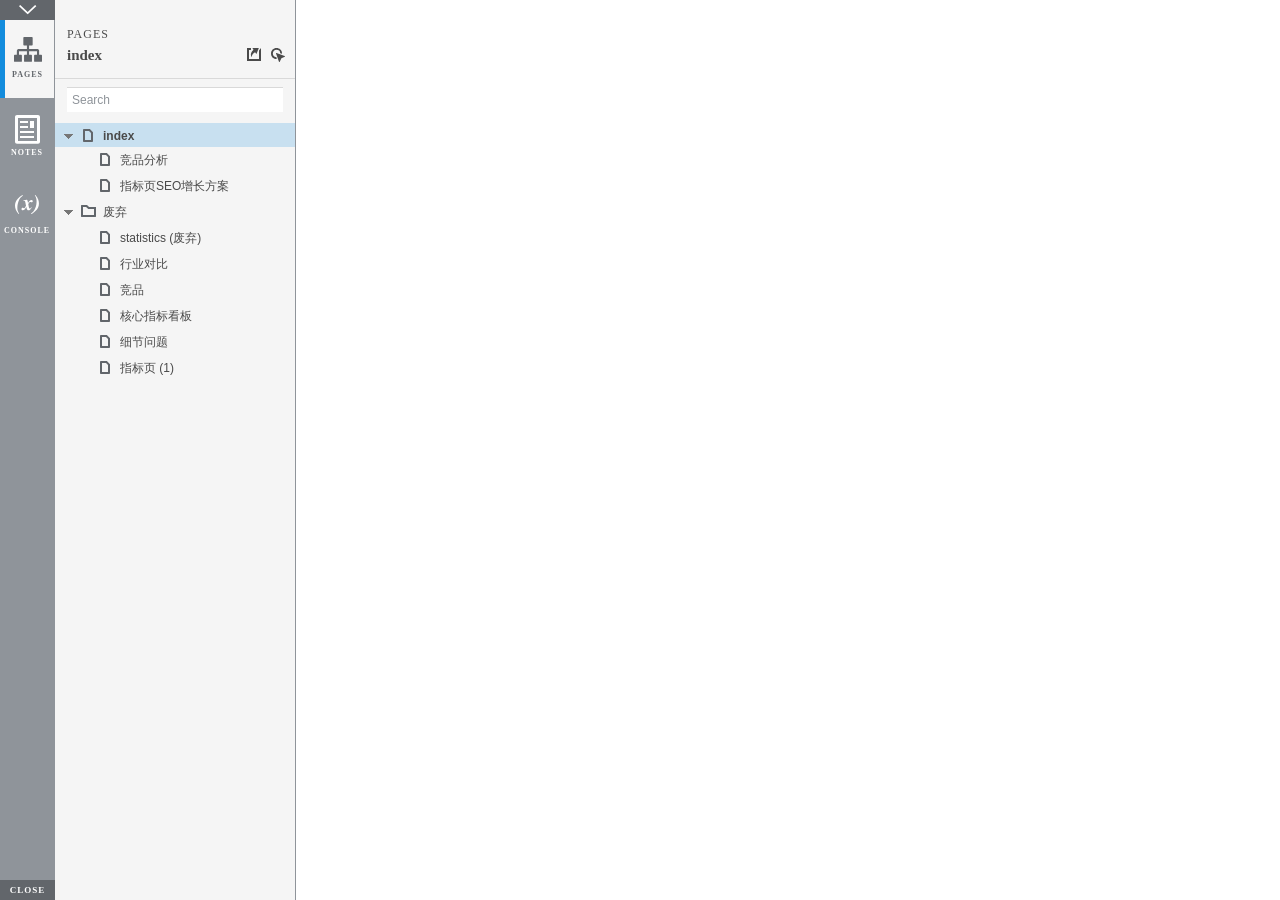
<file: start.html>
﻿<!DOCTYPE html>
<html xmlns="http://www.w3.org/1999/xhtml" xml:lang="en" lang="en">
<head>
    <title>Untitled Document</title>
    <meta http-equiv="X-UA-Compatible" content="IE=edge"/>
    <meta http-equiv="content-type" content="text/html; charset=utf-8" />
    <meta name="viewport" content="width=device-width, initial-scale=1.0" />
    <meta name="apple-mobile-web-app-capable" content="yes" />
    <link type="text/css" href="resources/css/reset.css" rel="Stylesheet" />
    <link type="text/css" href="resources/css/default.css" rel="Stylesheet" />
    <!--<link href='https://fonts.googleapis.com/css?family=Nunito:300' rel='stylesheet' type='text/css'>-->

    <script type="text/javascript">
        if (location.href.toString().indexOf('file://localhost/') == 0) {
            location.href = location.href.toString().replace('file://localhost/', 'file:///');
        }
    </script>

    <script type="text/javascript" src="resources/scripts/jquery-1.7.1.min.js"></script>
    <script type="text/javascript" src="resources/scripts/player/splitter.js"></script>
    <script type="text/javascript" src="resources/scripts/axutils.js"></script>
    <script type="text/javascript" src="resources/scripts/player/axplayer.js"></script>
    <script type="text/javascript" src="resources/scripts/messagecenter.js"></script>
    <script type="text/javascript" src="data/document.js"></script>
    <style type="text/css">

#outerContainer {
	width:1000px;
	height:1500px;
}

.vsplitbar {
    width: 3px;
    /*background: #B9B9B9;*/
    border-right: 1px solid #8f949a;
}

.vsplitbar:hover, .vsplitbar.active {
    background: #8f949a;
}

#rightPanel {
    background-color: White;
}

/*#leftPanel {
    min-width: 120px;
}*/

.splitterMask {
   position:absolute;
   top: 0;
   left: 0;
   width: 100%;
   height: 100%;
   overflow: hidden;
   background-image: url(resources/images/transparent.gif);
   z-index: 20000;
}

    </style>
    <script type="text/javascript" language="JavaScript"><!--
        var SITEMAP_COLLAPSE_VAR_NAME = 'c';
        var PLUGIN_VAR_NAME = 'g';
        var FOOTNOTES_VAR_NAME = 'fn';
        var ADAPTIVE_VIEW_VAR_NAME = 'view';
        var lastLeftPanelWidth = 295;
        var toolBarOnly = true;

        // isolate scope
        (function() {
            setUpController();
            
            var configuration = $axure.document.configuration;
            var _settings = {};
            _settings.projectId = configuration.prototypeId;
            _settings.isAxshare = configuration.isAxshare;
            _settings.loadFeedbackPlugin = configuration.loadFeedbackPlugin;
            var cHash = getHashStringVar(SITEMAP_COLLAPSE_VAR_NAME);
            _settings.startCollapsed = cHash == "1";
            if(cHash == "2") closePlayer();
            var gHash = getHashStringVar(PLUGIN_VAR_NAME);
            if(gHash == "") gHash = 1;
            _settings.startPluginGid = gHash;

            $axure.player.settings = _settings;

            $(window).bind('load', function() {
                if(CHROME_5_LOCAL && !$('body').attr('pluginDetected')) {
                    window.location = 'resources/chrome/chrome.html';
                }
            });

            $(document).ready(function() {
                $axure.page.bind('load.start', mainFrame_onload);
                $axure.messageCenter.addMessageListener(messageCenter_message);

                $(document).on('pluginShown', function (event, data) {
                    setVarInCurrentUrlHash('g', data ? data : '');
                });

                $(document).on('pluginCreated', function(event, data) {
                    if($axure.player.settings.startPluginGid == data) {
                        $axure.player.showPlugin(data);
                    }
                });

                if($axure.player.settings.loadFeedbackPlugin) {
                    if($axure.player.settings.isAxshare) {
                        $axure.utils.loadJS('/Scripts/plugins/feedback/feedback8.js');
                    } else {
                        $axure.utils.loadJS('http://share.axure.com/Scripts/plugins/feedback/feedback8.js');
                    }
                }

                if(navigator.userAgent.indexOf("MSIE") >= 0) $('#outerContainer').width('100%');
                initialize();
                if($axure.player.settings.startCollapsed) $('#outerContainer').splitter({ sizeLeft: 0 });
                else $('#outerContainer').splitter({ sizeLeft: lastLeftPanelWidth });
                $('#leftPanel').width(lastLeftPanelWidth);
                
                $(window).resize(function() { resizeContent(); });

                $('#maximizePanelContainer').hide();

                initializeLogo();

                $(window).resize();
                resizeContent();
                
                $axure.player.collapseToBar();

                if($axure.player.settings.startCollapsed) {
                    collapse();
                    $('#leftPanel').width(0);
                }

                if(MOBILE_DEVICE) {
                    $('#interfaceControlFrameMinimizeContainer').height('45px');
                    $('#interfaceControlFrameMinimizeContainer a').height('45px');
                    $('#interfaceControlFrameHeaderContainer').css('margin-top','45px');
                    $('#interfaceControlFrameCloseContainer a').css('padding','10px 0px');
                    $('#maximizePanelContainer').height('45px');//.css('top','inherit').css('bottom','0px');

                    $('body').removeClass('hashover');

                    if(IOS) {
                        $('#rightPanel').css('overflow', 'auto').css('-webkit-overflow-scrolling', 'touch').css('-ms-overflow-x', 'hidden');

                        window.addEventListener("orientationchange", function() {
                            var viewport = document.querySelector("meta[name=viewport]");
                            //so iOS doesn't zoom when switching back to portrait
                            viewport.setAttribute('content', 'width=device-width, initial-scale=1.0, maximum-scale=1.0');
                            viewport.setAttribute('content', 'width=device-width, initial-scale=1.0');
                            resizeContent();
                        }, false);

                        $axure.page.bind('load.start', function() {
                            resizeContent();
                        });
                    }
                }

            });

            function initialize() {
                var legacyQString = getQueryString("Page");
                if (legacyQString.length > 0) {
                    location.href = location.href.substring(0, location.href.indexOf("?")) + "#p=" + legacyQString;
                    return;
                }

                var mainFrame = document.getElementById("mainFrame");
                mainFrame.contentWindow.location.href = getInitialUrl();
            }

            function initializeLogo() {
                if($axure.document.configuration.logoImagePath) {
                    var image = new Image();
                    image.onload = function() {
                        $('#logoImage').css('max-width', this.width + 'px');
                        $axure.player.resizeContent();
                    };
                    image.src = $axure.document.configuration.logoImagePath;
                
                    $('#interfaceControlFrameLogoImageContainer').html('<img id="logoImage" src="" />');
                    $('#logoImage').attr('src', $axure.document.configuration.logoImagePath).load(function() { resizeContent(); });
                } else $('#interfaceControlFrameLogoImageContainer').hide();

                if ($axure.document.configuration.logoImageCaption) {
                    $('#interfaceControlFrameLogoCaptionContainer').html($axure.document.configuration.logoImageCaption);
                } else $('#interfaceControlFrameLogoCaptionContainer').hide();

                if(!$('#interfaceControlFrameLogoImageContainer').is(':visible') && !$('#interfaceControlFrameLogoCaptionContainer').is(':visible')) {
                    $('#interfaceControlFrameLogoContainer').hide();
                }
            }

            var resizeContent = $axure.player.resizeContent = function() {
                var newHeight = $(window).height();
                var newWidth = $(window).width();

                var controlContainerHeight = newHeight;// - 30;
                if($('#interfaceControlFrameLogoContainer').is(':visible')) controlContainerHeight -= $('#interfaceControlFrameLogoContainer').outerHeight();// + 16;

                $('#outerContainer').height(newHeight).width(newWidth);
                $('.vsplitbar').height(newHeight);
                $('#leftPanel').height(newHeight);
                $('#interfaceControlFrame').height(newHeight);
                $('#interfaceControlFrameContainer').height(newHeight);
                $('#interfaceControlFrameHostContainer').height(controlContainerHeight);

                $('#rightPanel').height(newHeight);
                $('#mainFrame').height(newHeight);

                if($('#leftPanel').is(':visible')) $('#rightPanel').width($(window).width() - $('#leftPanel').width() - 1);// $('.vsplitbar').width());
                else $('#rightPanel').width($(window).width());

                $(document).trigger('ContainerHeightChange',[controlContainerHeight]);

                if(MOBILE_DEVICE) {
                    if(!(getHashStringVar(ADAPTIVE_VIEW_VAR_NAME).length > 0)) $axure.messageCenter.postMessage('setAdaptiveViewForSize', {'width':newWidth, 'height':$('#rightPanel').height()});
                }
            }

            var collapseToBar = $axure.player.collapseToBar = function() {
                lastLeftPanelWidth = $('#leftPanel').width();
                $('#leftPanel').width('55px');
                $('.vsplitbar').hide();
                $('#rightPanel').width($(window).width() - $('#leftPanel').width());
                $(window).resize();
                $('#outerContainer').trigger('resize');
                toolBarOnly = true;
            }

            var expandFromBar = $axure.player.expandFromBar = function() {
                if($('.vsplitbar').is(':visible')) return;

                $('#leftPanel').width(lastLeftPanelWidth);
                $('.vsplitbar').show();
                $('#rightPanel').width($(window).width() - $('#leftPanel').width() - 1);// $('.vsplitbar').width());
                $(window).resize();
                $('#outerContainer').trigger('resize');
                toolBarOnly = false;
            }

        })();

        function messageCenter_message(message, data) {
            if(message == 'expandFrame') expand();
            else if(message == 'getCollapseFrameOnLoad' && $axure.player.settings.startCollapsed && !MOBILE_DEVICE) $axure.messageCenter.postMessage('collapseFrameOnLoad');
        }

        
        function getInitialUrl() {
            var pageName = getHashStringVar("p");
            if(pageName.length > 0) return pageName + ".html";
            else {
                var url = getFirstPageUrl($axure.document.sitemap.rootNodes);
                return (url ? url : "about:blank");
            }
        }

        function getFirstPageUrl(nodes) {
            for (var i = 0; i < nodes.length; i++) {
                var node = nodes[i];
                if (node.url) return node.url;
                else {
                    var hasChildren = (node.children && node.children.length > 0);
                    if (hasChildren) {
                        var url = getFirstPageUrl(node.children);
                        if (url) return url;
                    }
                }
            }
            return null;
        }

        function closePlayer() {
            if($axure.page.location) window.location.href = $axure.page.location;
            else {
                var pageFile = getInitialUrl();
                var currentLocation = window.location.toString();
                window.location.href = currentLocation.substr(0, currentLocation.lastIndexOf("/") + 1) + pageFile;
            }
        }

        function replaceHash(newHash) {
            var currentLocWithoutHash = window.location.toString().split('#')[0];

            //We use replace so that every hash change doesn't get appended to the history stack.
            //We use replaceState in browsers that support it, else replace the location
            if(typeof window.history.replaceState != 'undefined') {
                try {
                    //Chrome 45 (Version 45.0.2454.85 m) started throwing an error here when generated locally (this only happens with sitemap open) which broke all interactions.
                    //try catch breaks the url adjusting nicely when the sitemap is open, but all interactions and forward and back buttons work.
                    //Uncaught SecurityError: Failed to execute 'replaceState' on 'History': A history state object with URL 'file:///C:/Users/Ian/Documents/Axure/HTML/Untitled/start.html#p=home' cannot be created in a document with origin 'null'.
                    window.history.replaceState(null, null, currentLocWithoutHash + newHash);
                } catch(ex) {}
            } else {
                window.location.replace(currentLocWithoutHash + newHash);
            }
        }

        function collapse() {
            setVarInCurrentUrlHash('c', 1);
            if(!toolBarOnly) lastLeftPanelWidth = $('#leftPanel').width();

            $('#maximizePanelContainer').show();
            $('#leftPanel').hide();
            $('.vsplitbar').hide();
            $('#rightPanel').width($(window).width());
            $(window).resize();
            $('#outerContainer').trigger('resize');

            $(document).trigger('sidebarCollapse');

            if(MOBILE_DEVICE) {
                $('#maximizePanelContainer').animate({
                    top:$('#rightPanel').height() - $('#maximizePanelContainer').height()
                }, 300, 'swing', function() {
                    $('#maximizePanelContainer').css('top', 'inherit').css('bottom', '0px');
                });
            }
        }

        function expand() {
            if(MOBILE_DEVICE) {
                $('#maximizePanelContainer').css('top', '0px').css('bottom', 'inherit');
            }

            deleteVarFromCurrentUrlHash('c');
            $('#maximizePanelContainer').hide();
            $('#leftPanel').width(lastLeftPanelWidth);
            $('#leftPanel').show();
            if(!toolBarOnly) {
                $('.vsplitbar').show();
                $('#rightPanel').width($(window).width() - $('#leftPanel').width() - 1);
            } else {
                $axure.player.collapseToBar();
            }
            $(window).resize();
            $('#outerContainer').trigger('resize');

            $(document).trigger('sidebarExpanded');
        }


        function mainFrame_onload() {
            if($axure.page.pageName) document.title = $axure.page.pageName;
        }

        function getQueryString(query) {
            var qstring = self.location.href.split("?");
            if(qstring.length < 2) return "";
            return GetParameter(qstring, query);
        }
        
        function GetParameter(qstring, query) {
            var prms = qstring[1].split("&");
            var frmelements = new Array();
            var currprmeter, querystr = "";

            for(var i = 0; i < prms.length; i++) {
                currprmeter = prms[i].split("=");
                frmelements[i] = new Array();
                frmelements[i][0] = currprmeter[0];
                frmelements[i][1] = currprmeter[1];
            }

            for(j = 0; j < frmelements.length; j++) {
                if(frmelements[j][0].toLowerCase() == query.toLowerCase()) {
                    querystr = frmelements[j][1];
                    break;
                }
            }
            return querystr;
        }
        
        function getHashStringVar(query) {
            var qstring = self.location.href.split("#");
            if(qstring.length < 2) return "";
            return GetParameter(qstring, query);
        }

        function setHashStringVar(currentHash, varName, varVal) {
            var varWithEqual = varName + '=';
            var poundVarWithEqual = varVal === '' ? '' :  '#' + varName + '=' + varVal;
            var ampVarWithEqual = varVal === '' ? '' :  '&' + varName + '=' + varVal;
            var hashToSet = '';

            var pageIndex = currentHash.indexOf('#' + varWithEqual);
            if(pageIndex == -1) pageIndex = currentHash.indexOf('&' + varWithEqual);
            if(pageIndex != -1) {
                var newHash = currentHash.substring(0, pageIndex);

                newHash = newHash == '' ? poundVarWithEqual : newHash + ampVarWithEqual;

                var ampIndex = currentHash.indexOf('&', pageIndex + 1);
                if(ampIndex != -1) {
                    newHash = newHash == '' ? '#' + currentHash.substring(ampIndex + 1) : newHash + currentHash.substring(ampIndex);
                }
                hashToSet = newHash;
            } else if(currentHash.indexOf('#') != -1) {
                hashToSet = currentHash + ampVarWithEqual;
            } else {
                hashToSet = poundVarWithEqual;
            }

            if(hashToSet != '' || varVal == '') {
                return hashToSet;
            }

            return null;
        }

        function setVarInCurrentUrlHash(varName, varVal) {
            var newHash = setHashStringVar(window.location.hash, varName, varVal);

            if(newHash != null) {
                replaceHash(newHash);
            }
        }

        function deleteHashStringVar(currentHash, varName) {
            var varWithEqual = varName + '=';

            var pageIndex = currentHash.indexOf('#' + varWithEqual);
            if(pageIndex == -1) pageIndex = currentHash.indexOf('&' + varWithEqual);
            if(pageIndex != -1) {
                var newHash = currentHash.substring(0, pageIndex);

                var ampIndex = currentHash.indexOf('&', pageIndex + 1);

                //IF begin of string....if none blank, ELSE # instead of & and rest
                //IF in string....prefix + if none blank, ELSE &-rest
                if(newHash == '') { //beginning of string
                    newHash = ampIndex != -1 ? '#' + currentHash.substring(ampIndex + 1) : '';
                } else { //somewhere in the middle
                    newHash = newHash + (ampIndex != -1 ? currentHash.substring(ampIndex) : '');
                }

                return newHash;
            }

            return null;
        }

        function deleteVarFromCurrentUrlHash(varName) {
            var newHash = deleteHashStringVar(window.location.hash, varName);

            if(newHash != null) {
                replaceHash(newHash);
            }
        }
    --></script>

    <link type="text/css" rel="Stylesheet" href="plugins/sitemap/styles/sitemap.css" />
    <script type="text/javascript" src="plugins/sitemap/sitemap.js"></script>
    <link type="text/css" rel="Stylesheet" href="plugins/page_notes/styles/page_notes.css" />
    <script type="text/javascript" src="plugins/page_notes/page_notes.js"></script>
    <!--<link type="text/css" rel="Stylesheet" href="plugins/recordplay/styles/recordplay.css" />
    <script type="text/javascript" src="plugins/recordplay/recordplay.js"></script>-->
    <link type="text/css" rel="Stylesheet" href="plugins/debug/styles/debug.css" />
    <script type="text/javascript" src="plugins/debug/debug.js"></script>

</head>
<body scroll="no" class="hashover">
    <div id="outerContainer">

        <div id="leftPanel">
            <div id="interfaceControlFrame">
                <div id="interfaceControlFrameMinimizeContainer">
                    <a title="Collapse" id="interfaceControlFrameMinimizeButton" onclick="collapse();">&nbsp;</a>
                </div>
                <div id="interfaceControlFrameHeaderContainer">
                    <ul id="interfaceControlFrameHeader"></ul>
                </div>
                <div id="interfaceControlFrameContainer">
                    <div id="interfaceControlFrameLogoContainer">
                        <div id="interfaceControlFrameLogoImageContainer"></div>
                        <div id="interfaceControlFrameLogoCaptionContainer"></div>
                    </div>
                    <div id="interfaceControlFrameHostContainer">
                    </div>
                </div>
                <div id="interfaceControlFrameCloseContainer">
                    <a title="Close" id="interfaceControlFrameCloseButton" onclick="closePlayer();">CLOSE</a>
                </div>
            </div>
        </div>
        <div id="rightPanel">
            <iframe id="mainFrame" name="mainFrame" width="100%" height="100%" src="" frameborder="0" style="display: block;"></iframe>
        </div>

    </div>

    <div id="maximizePanelContainer">
        <iframe id="expandFrame" src="resources/expand.html" width="100%" height="100%" scrolling="no" allowtransparency="true" frameborder="0"></iframe>
    </div>

</body>
</html>
</file>
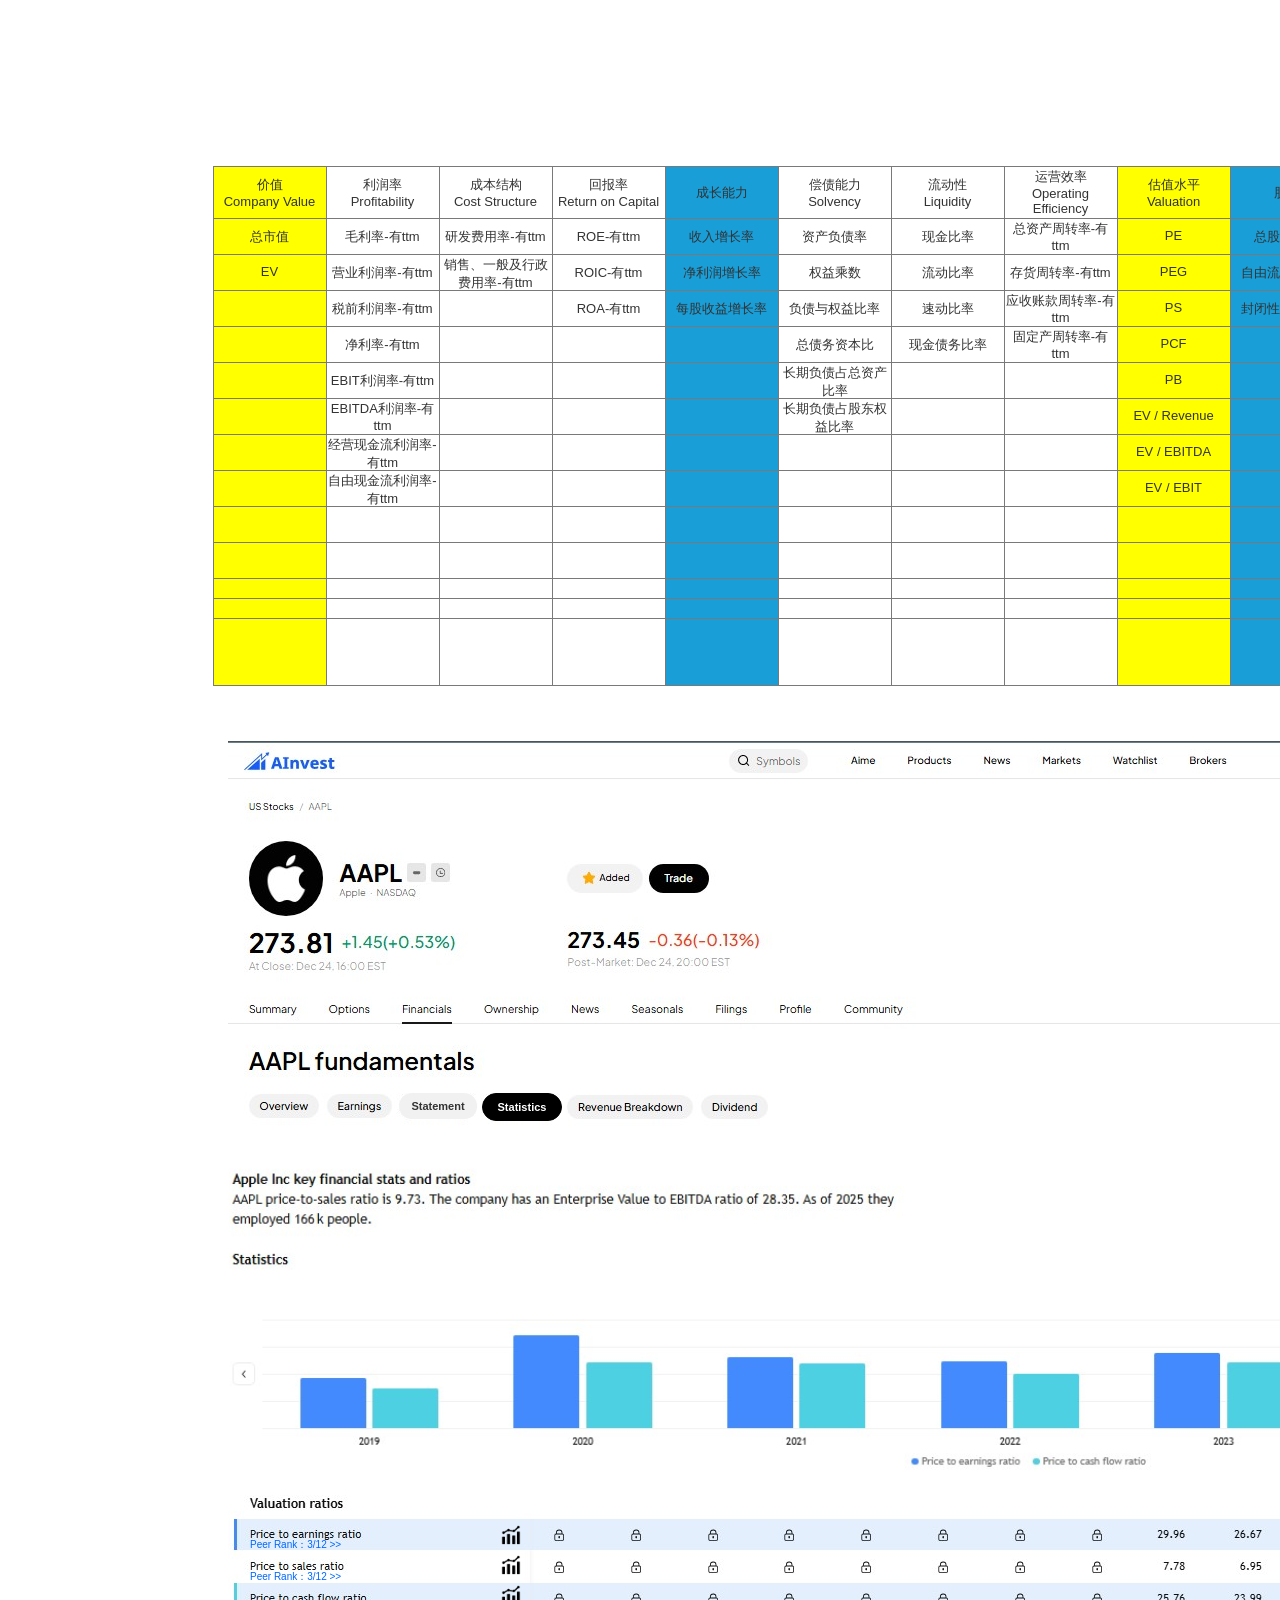
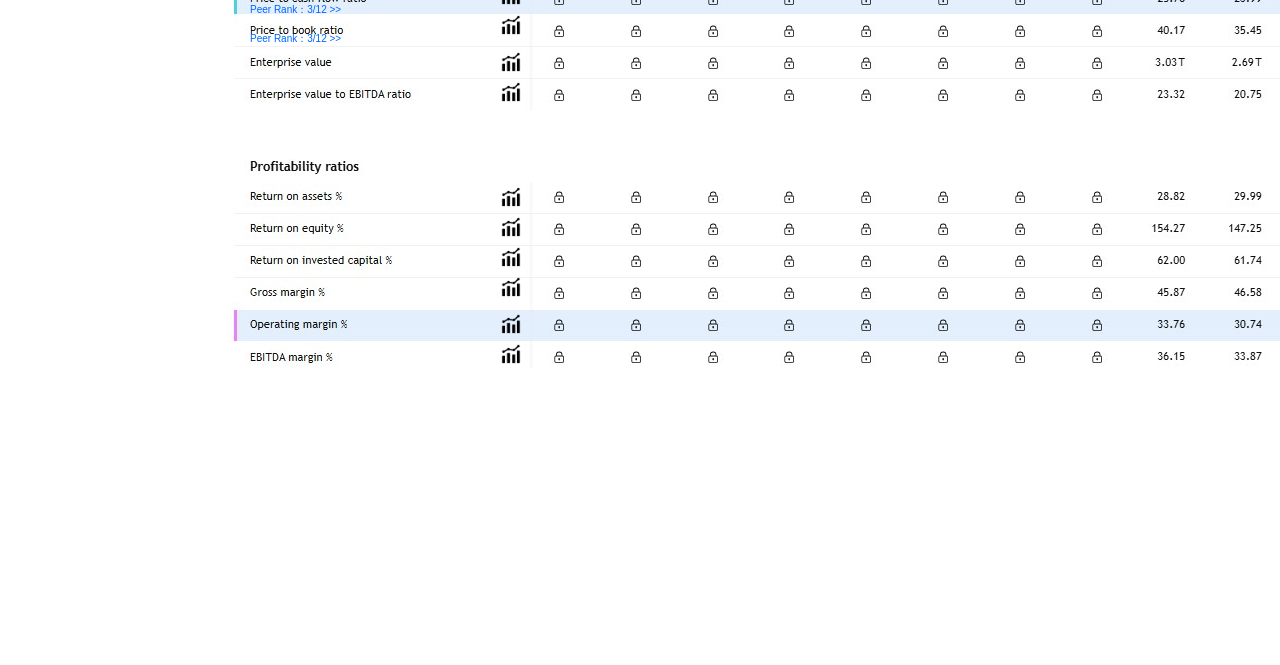
<file: statistics_____.html>
﻿<!DOCTYPE html>
<html>
  <head>
    <title>statistics (废弃)</title>
    <meta http-equiv="X-UA-Compatible" content="IE=edge"/>
    <meta http-equiv="content-type" content="text/html; charset=utf-8"/>
    <meta name="apple-mobile-web-app-capable" content="yes"/>
    <link href="resources/css/jquery-ui-themes.css" type="text/css" rel="stylesheet"/>
    <link href="resources/css/axure_rp_page.css" type="text/css" rel="stylesheet"/>
    <link href="data/styles.css" type="text/css" rel="stylesheet"/>
    <link href="files/statistics_____/styles.css" type="text/css" rel="stylesheet"/>
    <script src="resources/scripts/jquery-1.7.1.min.js"></script>
    <script src="resources/scripts/jquery-ui-1.8.10.custom.min.js"></script>
    <script src="resources/scripts/axure/axQuery.js"></script>
    <script src="resources/scripts/axure/globals.js"></script>
    <script src="resources/scripts/axutils.js"></script>
    <script src="resources/scripts/axure/annotation.js"></script>
    <script src="resources/scripts/axure/axQuery.std.js"></script>
    <script src="resources/scripts/axure/doc.js"></script>
    <script src="data/document.js"></script>
    <script src="resources/scripts/messagecenter.js"></script>
    <script src="resources/scripts/axure/events.js"></script>
    <script src="resources/scripts/axure/recording.js"></script>
    <script src="resources/scripts/axure/action.js"></script>
    <script src="resources/scripts/axure/expr.js"></script>
    <script src="resources/scripts/axure/geometry.js"></script>
    <script src="resources/scripts/axure/flyout.js"></script>
    <script src="resources/scripts/axure/ie.js"></script>
    <script src="resources/scripts/axure/model.js"></script>
    <script src="resources/scripts/axure/repeater.js"></script>
    <script src="resources/scripts/axure/sto.js"></script>
    <script src="resources/scripts/axure/utils.temp.js"></script>
    <script src="resources/scripts/axure/variables.js"></script>
    <script src="resources/scripts/axure/drag.js"></script>
    <script src="resources/scripts/axure/move.js"></script>
    <script src="resources/scripts/axure/visibility.js"></script>
    <script src="resources/scripts/axure/style.js"></script>
    <script src="resources/scripts/axure/adaptive.js"></script>
    <script src="resources/scripts/axure/tree.js"></script>
    <script src="resources/scripts/axure/init.temp.js"></script>
    <script src="files/statistics_____/data.js"></script>
    <script src="resources/scripts/axure/legacy.js"></script>
    <script src="resources/scripts/axure/viewer.js"></script>
    <script src="resources/scripts/axure/math.js"></script>
    <script type="text/javascript">
      $axure.utils.getTransparentGifPath = function() { return 'resources/images/transparent.gif'; };
      $axure.utils.getOtherPath = function() { return 'resources/Other.html'; };
      $axure.utils.getReloadPath = function() { return 'resources/reload.html'; };
    </script>
  </head>
  <body>
    <div id="base" class="">

      <!-- Unnamed (表格) -->
      <div id="u1682" class="ax_default">

        <!-- Unnamed (单元格) -->
        <div id="u1683" class="ax_default">
          <img id="u1683_img" class="img " src="images/statistics_____/u1683.png"/>
          <!-- Unnamed () -->
          <div id="u1684" class="text" style="visibility: visible;">
            <p><span>价值</span></p><p><span>Company Value</span></p>
          </div>
        </div>

        <!-- Unnamed (单元格) -->
        <div id="u1685" class="ax_default">
          <img id="u1685_img" class="img " src="images/statistics_____/u1685.png"/>
          <!-- Unnamed () -->
          <div id="u1686" class="text" style="visibility: visible;">
            <p><span>利润率</span></p><p><span>Profitability</span></p>
          </div>
        </div>

        <!-- Unnamed (单元格) -->
        <div id="u1687" class="ax_default">
          <img id="u1687_img" class="img " src="images/statistics_____/u1685.png"/>
          <!-- Unnamed () -->
          <div id="u1688" class="text" style="visibility: visible;">
            <p><span>成本结构</span></p><p><span>Cost Structure</span></p>
          </div>
        </div>

        <!-- Unnamed (单元格) -->
        <div id="u1689" class="ax_default">
          <img id="u1689_img" class="img " src="images/statistics_____/u1685.png"/>
          <!-- Unnamed () -->
          <div id="u1690" class="text" style="visibility: visible;">
            <p><span>回报率</span></p><p><span>Return on Capital</span></p>
          </div>
        </div>

        <!-- Unnamed (单元格) -->
        <div id="u1691" class="ax_default">
          <img id="u1691_img" class="img " src="images/statistics_____/u1691.png"/>
          <!-- Unnamed () -->
          <div id="u1692" class="text" style="visibility: visible;">
            <p><span>成长能力</span></p>
          </div>
        </div>

        <!-- Unnamed (单元格) -->
        <div id="u1693" class="ax_default">
          <img id="u1693_img" class="img " src="images/statistics_____/u1685.png"/>
          <!-- Unnamed () -->
          <div id="u1694" class="text" style="visibility: visible;">
            <p><span>偿债能力</span></p><p><span>Solvency</span></p>
          </div>
        </div>

        <!-- Unnamed (单元格) -->
        <div id="u1695" class="ax_default">
          <img id="u1695_img" class="img " src="images/statistics_____/u1685.png"/>
          <!-- Unnamed () -->
          <div id="u1696" class="text" style="visibility: visible;">
            <p><span>流动性</span></p><p><span>Liquidity</span></p>
          </div>
        </div>

        <!-- Unnamed (单元格) -->
        <div id="u1697" class="ax_default">
          <img id="u1697_img" class="img " src="images/statistics_____/u1685.png"/>
          <!-- Unnamed () -->
          <div id="u1698" class="text" style="visibility: visible;">
            <p><span>运营效率</span></p><p><span>Operating Efficiency</span></p>
          </div>
        </div>

        <!-- Unnamed (单元格) -->
        <div id="u1699" class="ax_default">
          <img id="u1699_img" class="img " src="images/statistics_____/u1683.png"/>
          <!-- Unnamed () -->
          <div id="u1700" class="text" style="visibility: visible;">
            <p><span>估值水平</span></p><p><span>Valuation</span></p>
          </div>
        </div>

        <!-- Unnamed (单元格) -->
        <div id="u1701" class="ax_default">
          <img id="u1701_img" class="img " src="images/statistics_____/u1691.png"/>
          <!-- Unnamed () -->
          <div id="u1702" class="text" style="visibility: visible;">
            <p><span>股本</span></p>
          </div>
        </div>

        <!-- Unnamed (单元格) -->
        <div id="u1703" class="ax_default">
          <img id="u1703_img" class="img " src="images/statistics_____/u1685.png"/>
          <!-- Unnamed () -->
          <div id="u1704" class="text" style="visibility: visible;">
            <p><span>每股指标</span></p>
          </div>
        </div>

        <!-- Unnamed (单元格) -->
        <div id="u1705" class="ax_default">
          <img id="u1705_img" class="img " src="images/statistics_____/u1705.png"/>
          <!-- Unnamed () -->
          <div id="u1706" class="text" style="visibility: visible;">
            <p><span>人均指标</span></p>
          </div>
        </div>

        <!-- Unnamed (单元格) -->
        <div id="u1707" class="ax_default">
          <img id="u1707_img" class="img " src="images/statistics_____/u1707.png"/>
          <!-- Unnamed () -->
          <div id="u1708" class="text" style="visibility: visible;">
            <p><span>分红指标</span></p>
          </div>
        </div>

        <!-- Unnamed (单元格) -->
        <div id="u1709" class="ax_default">
          <img id="u1709_img" class="img " src="images/statistics_____/u1709.png"/>
          <!-- Unnamed () -->
          <div id="u1710" class="text" style="visibility: visible;">
            <p><span>总市值</span></p>
          </div>
        </div>

        <!-- Unnamed (单元格) -->
        <div id="u1711" class="ax_default">
          <img id="u1711_img" class="img " src="images/statistics_____/u1711.png"/>
          <!-- Unnamed () -->
          <div id="u1712" class="text" style="visibility: visible;">
            <p><span>毛利率-有ttm</span></p>
          </div>
        </div>

        <!-- Unnamed (单元格) -->
        <div id="u1713" class="ax_default">
          <img id="u1713_img" class="img " src="images/statistics_____/u1711.png"/>
          <!-- Unnamed () -->
          <div id="u1714" class="text" style="visibility: visible;">
            <p><span>研发费用率-有ttm</span></p>
          </div>
        </div>

        <!-- Unnamed (单元格) -->
        <div id="u1715" class="ax_default">
          <img id="u1715_img" class="img " src="images/statistics_____/u1711.png"/>
          <!-- Unnamed () -->
          <div id="u1716" class="text" style="visibility: visible;">
            <p><span>ROE-有ttm</span></p>
          </div>
        </div>

        <!-- Unnamed (单元格) -->
        <div id="u1717" class="ax_default">
          <img id="u1717_img" class="img " src="images/statistics_____/u1717.png"/>
          <!-- Unnamed () -->
          <div id="u1718" class="text" style="visibility: visible;">
            <p><span>收入增长率</span></p>
          </div>
        </div>

        <!-- Unnamed (单元格) -->
        <div id="u1719" class="ax_default">
          <img id="u1719_img" class="img " src="images/statistics_____/u1711.png"/>
          <!-- Unnamed () -->
          <div id="u1720" class="text" style="visibility: visible;">
            <p><span>资产负债率</span></p>
          </div>
        </div>

        <!-- Unnamed (单元格) -->
        <div id="u1721" class="ax_default">
          <img id="u1721_img" class="img " src="images/statistics_____/u1711.png"/>
          <!-- Unnamed () -->
          <div id="u1722" class="text" style="visibility: visible;">
            <p><span>现金比率</span></p>
          </div>
        </div>

        <!-- Unnamed (单元格) -->
        <div id="u1723" class="ax_default">
          <img id="u1723_img" class="img " src="images/statistics_____/u1711.png"/>
          <!-- Unnamed () -->
          <div id="u1724" class="text" style="visibility: visible;">
            <p><span>总资产周转率-有ttm</span></p>
          </div>
        </div>

        <!-- Unnamed (单元格) -->
        <div id="u1725" class="ax_default">
          <img id="u1725_img" class="img " src="images/statistics_____/u1709.png"/>
          <!-- Unnamed () -->
          <div id="u1726" class="text" style="visibility: visible;">
            <p><span>PE</span></p>
          </div>
        </div>

        <!-- Unnamed (单元格) -->
        <div id="u1727" class="ax_default">
          <img id="u1727_img" class="img " src="images/statistics_____/u1717.png"/>
          <!-- Unnamed () -->
          <div id="u1728" class="text" style="visibility: visible;">
            <p><span>总股本数量</span></p>
          </div>
        </div>

        <!-- Unnamed (单元格) -->
        <div id="u1729" class="ax_default">
          <img id="u1729_img" class="img " src="images/statistics_____/u1711.png"/>
          <!-- Unnamed () -->
          <div id="u1730" class="text" style="visibility: visible;">
            <p><span>基本每股收益(复权)</span></p>
          </div>
        </div>

        <!-- Unnamed (单元格) -->
        <div id="u1731" class="ax_default">
          <img id="u1731_img" class="img " src="images/statistics_____/u1731.png"/>
          <!-- Unnamed () -->
          <div id="u1732" class="text" style="visibility: visible;">
            <p><span>人均营收</span></p>
          </div>
        </div>

        <!-- Unnamed (单元格) -->
        <div id="u1733" class="ax_default">
          <img id="u1733_img" class="img " src="images/statistics_____/u1733.png"/>
          <!-- Unnamed () -->
          <div id="u1734" class="text" style="visibility: visible;">
            <p><span>分红频率</span></p>
          </div>
        </div>

        <!-- Unnamed (单元格) -->
        <div id="u1735" class="ax_default">
          <img id="u1735_img" class="img " src="images/statistics_____/u1709.png"/>
          <!-- Unnamed () -->
          <div id="u1736" class="text" style="visibility: visible;">
            <p><span>EV</span></p>
          </div>
        </div>

        <!-- Unnamed (单元格) -->
        <div id="u1737" class="ax_default">
          <img id="u1737_img" class="img " src="images/statistics_____/u1711.png"/>
          <!-- Unnamed () -->
          <div id="u1738" class="text" style="visibility: visible;">
            <p><span>营业利润率-有ttm</span></p>
          </div>
        </div>

        <!-- Unnamed (单元格) -->
        <div id="u1739" class="ax_default">
          <img id="u1739_img" class="img " src="images/statistics_____/u1711.png"/>
          <!-- Unnamed () -->
          <div id="u1740" class="text" style="visibility: visible;">
            <p><span>销售、一般及行政费用率-有ttm</span></p>
          </div>
        </div>

        <!-- Unnamed (单元格) -->
        <div id="u1741" class="ax_default">
          <img id="u1741_img" class="img " src="images/statistics_____/u1711.png"/>
          <!-- Unnamed () -->
          <div id="u1742" class="text" style="visibility: visible;">
            <p><span>ROIC-有ttm</span></p>
          </div>
        </div>

        <!-- Unnamed (单元格) -->
        <div id="u1743" class="ax_default">
          <img id="u1743_img" class="img " src="images/statistics_____/u1717.png"/>
          <!-- Unnamed () -->
          <div id="u1744" class="text" style="visibility: visible;">
            <p><span>净利润增长率</span></p>
          </div>
        </div>

        <!-- Unnamed (单元格) -->
        <div id="u1745" class="ax_default">
          <img id="u1745_img" class="img " src="images/statistics_____/u1711.png"/>
          <!-- Unnamed () -->
          <div id="u1746" class="text" style="visibility: visible;">
            <p><span>权益乘数</span></p>
          </div>
        </div>

        <!-- Unnamed (单元格) -->
        <div id="u1747" class="ax_default">
          <img id="u1747_img" class="img " src="images/statistics_____/u1711.png"/>
          <!-- Unnamed () -->
          <div id="u1748" class="text" style="visibility: visible;">
            <p><span>流动比率</span></p>
          </div>
        </div>

        <!-- Unnamed (单元格) -->
        <div id="u1749" class="ax_default">
          <img id="u1749_img" class="img " src="images/statistics_____/u1711.png"/>
          <!-- Unnamed () -->
          <div id="u1750" class="text" style="visibility: visible;">
            <p><span>存货周转率-有ttm</span></p>
          </div>
        </div>

        <!-- Unnamed (单元格) -->
        <div id="u1751" class="ax_default">
          <img id="u1751_img" class="img " src="images/statistics_____/u1709.png"/>
          <!-- Unnamed () -->
          <div id="u1752" class="text" style="visibility: visible;">
            <p><span>PEG</span></p>
          </div>
        </div>

        <!-- Unnamed (单元格) -->
        <div id="u1753" class="ax_default">
          <img id="u1753_img" class="img " src="images/statistics_____/u1717.png"/>
          <!-- Unnamed () -->
          <div id="u1754" class="text" style="visibility: visible;">
            <p><span>自由流通股数量</span></p>
          </div>
        </div>

        <!-- Unnamed (单元格) -->
        <div id="u1755" class="ax_default">
          <img id="u1755_img" class="img " src="images/statistics_____/u1711.png"/>
          <!-- Unnamed () -->
          <div id="u1756" class="text" style="visibility: visible;">
            <p><span>摊薄每股收益(复权)</span></p>
          </div>
        </div>

        <!-- Unnamed (单元格) -->
        <div id="u1757" class="ax_default">
          <img id="u1757_img" class="img " src="images/statistics_____/u1731.png"/>
          <!-- Unnamed () -->
          <div id="u1758" class="text" style="visibility: visible;">
            <p><span>人均净利润</span></p>
          </div>
        </div>

        <!-- Unnamed (单元格) -->
        <div id="u1759" class="ax_default">
          <img id="u1759_img" class="img " src="images/statistics_____/u1733.png"/>
          <!-- Unnamed () -->
          <div id="u1760" class="text" style="visibility: visible;">
            <p><span>每股股息TTM</span></p>
          </div>
        </div>

        <!-- Unnamed (单元格) -->
        <div id="u1761" class="ax_default">
          <img id="u1761_img" class="img " src="images/statistics_____/u1709.png"/>
          <!-- Unnamed () -->
          <div id="u1762" class="text" style="display: none; visibility: hidden">
            <p><span></span></p>
          </div>
        </div>

        <!-- Unnamed (单元格) -->
        <div id="u1763" class="ax_default">
          <img id="u1763_img" class="img " src="images/statistics_____/u1711.png"/>
          <!-- Unnamed () -->
          <div id="u1764" class="text" style="visibility: visible;">
            <p><span>税前利润率-有ttm</span></p>
          </div>
        </div>

        <!-- Unnamed (单元格) -->
        <div id="u1765" class="ax_default">
          <img id="u1765_img" class="img " src="images/statistics_____/u1711.png"/>
          <!-- Unnamed () -->
          <div id="u1766" class="text" style="display: none; visibility: hidden">
            <p><span></span></p>
          </div>
        </div>

        <!-- Unnamed (单元格) -->
        <div id="u1767" class="ax_default">
          <img id="u1767_img" class="img " src="images/statistics_____/u1711.png"/>
          <!-- Unnamed () -->
          <div id="u1768" class="text" style="visibility: visible;">
            <p><span>ROA-有ttm</span></p>
          </div>
        </div>

        <!-- Unnamed (单元格) -->
        <div id="u1769" class="ax_default">
          <img id="u1769_img" class="img " src="images/statistics_____/u1717.png"/>
          <!-- Unnamed () -->
          <div id="u1770" class="text" style="visibility: visible;">
            <p><span>每股收益增长率</span></p>
          </div>
        </div>

        <!-- Unnamed (单元格) -->
        <div id="u1771" class="ax_default">
          <img id="u1771_img" class="img " src="images/statistics_____/u1711.png"/>
          <!-- Unnamed () -->
          <div id="u1772" class="text" style="visibility: visible;">
            <p><span>负债与权益比率</span></p>
          </div>
        </div>

        <!-- Unnamed (单元格) -->
        <div id="u1773" class="ax_default">
          <img id="u1773_img" class="img " src="images/statistics_____/u1711.png"/>
          <!-- Unnamed () -->
          <div id="u1774" class="text" style="visibility: visible;">
            <p><span>速动比率</span></p>
          </div>
        </div>

        <!-- Unnamed (单元格) -->
        <div id="u1775" class="ax_default">
          <img id="u1775_img" class="img " src="images/statistics_____/u1711.png"/>
          <!-- Unnamed () -->
          <div id="u1776" class="text" style="visibility: visible;">
            <p><span>应收账款周转率-有ttm</span></p>
          </div>
        </div>

        <!-- Unnamed (单元格) -->
        <div id="u1777" class="ax_default">
          <img id="u1777_img" class="img " src="images/statistics_____/u1709.png"/>
          <!-- Unnamed () -->
          <div id="u1778" class="text" style="visibility: visible;">
            <p><span>PS</span></p>
          </div>
        </div>

        <!-- Unnamed (单元格) -->
        <div id="u1779" class="ax_default">
          <img id="u1779_img" class="img " src="images/statistics_____/u1717.png"/>
          <!-- Unnamed () -->
          <div id="u1780" class="text" style="visibility: visible;">
            <p><span>封闭性股票数量</span></p>
          </div>
        </div>

        <!-- Unnamed (单元格) -->
        <div id="u1781" class="ax_default">
          <img id="u1781_img" class="img " src="images/statistics_____/u1711.png"/>
          <!-- Unnamed () -->
          <div id="u1782" class="text" style="visibility: visible;">
            <p><span>每股净资产(复权)</span></p>
          </div>
        </div>

        <!-- Unnamed (单元格) -->
        <div id="u1783" class="ax_default">
          <img id="u1783_img" class="img " src="images/statistics_____/u1731.png"/>
          <!-- Unnamed () -->
          <div id="u1784" class="text" style="display: none; visibility: hidden">
            <p><span></span></p>
          </div>
        </div>

        <!-- Unnamed (单元格) -->
        <div id="u1785" class="ax_default">
          <img id="u1785_img" class="img " src="images/statistics_____/u1733.png"/>
          <!-- Unnamed () -->
          <div id="u1786" class="text" style="visibility: visible;">
            <p><span>股利支付率TTM</span></p>
          </div>
        </div>

        <!-- Unnamed (单元格) -->
        <div id="u1787" class="ax_default">
          <img id="u1787_img" class="img " src="images/statistics_____/u1709.png"/>
          <!-- Unnamed () -->
          <div id="u1788" class="text" style="display: none; visibility: hidden">
            <p><span></span></p>
          </div>
        </div>

        <!-- Unnamed (单元格) -->
        <div id="u1789" class="ax_default">
          <img id="u1789_img" class="img " src="images/statistics_____/u1711.png"/>
          <!-- Unnamed () -->
          <div id="u1790" class="text" style="visibility: visible;">
            <p><span>净利率-有ttm</span></p>
          </div>
        </div>

        <!-- Unnamed (单元格) -->
        <div id="u1791" class="ax_default">
          <img id="u1791_img" class="img " src="images/statistics_____/u1711.png"/>
          <!-- Unnamed () -->
          <div id="u1792" class="text" style="display: none; visibility: hidden">
            <p><span></span></p>
          </div>
        </div>

        <!-- Unnamed (单元格) -->
        <div id="u1793" class="ax_default">
          <img id="u1793_img" class="img " src="images/statistics_____/u1711.png"/>
          <!-- Unnamed () -->
          <div id="u1794" class="text" style="display: none; visibility: hidden">
            <p><span></span></p>
          </div>
        </div>

        <!-- Unnamed (单元格) -->
        <div id="u1795" class="ax_default">
          <img id="u1795_img" class="img " src="images/statistics_____/u1717.png"/>
          <!-- Unnamed () -->
          <div id="u1796" class="text" style="display: none; visibility: hidden">
            <p><span></span></p>
          </div>
        </div>

        <!-- Unnamed (单元格) -->
        <div id="u1797" class="ax_default">
          <img id="u1797_img" class="img " src="images/statistics_____/u1711.png"/>
          <!-- Unnamed () -->
          <div id="u1798" class="text" style="visibility: visible;">
            <p><span>总债务资本比</span></p>
          </div>
        </div>

        <!-- Unnamed (单元格) -->
        <div id="u1799" class="ax_default">
          <img id="u1799_img" class="img " src="images/statistics_____/u1711.png"/>
          <!-- Unnamed () -->
          <div id="u1800" class="text" style="visibility: visible;">
            <p><span>现金债务比率</span></p>
          </div>
        </div>

        <!-- Unnamed (单元格) -->
        <div id="u1801" class="ax_default">
          <img id="u1801_img" class="img " src="images/statistics_____/u1711.png"/>
          <!-- Unnamed () -->
          <div id="u1802" class="text" style="visibility: visible;">
            <p><span>固定产周转率-有ttm</span></p>
          </div>
        </div>

        <!-- Unnamed (单元格) -->
        <div id="u1803" class="ax_default">
          <img id="u1803_img" class="img " src="images/statistics_____/u1709.png"/>
          <!-- Unnamed () -->
          <div id="u1804" class="text" style="visibility: visible;">
            <p><span>PCF</span></p>
          </div>
        </div>

        <!-- Unnamed (单元格) -->
        <div id="u1805" class="ax_default">
          <img id="u1805_img" class="img " src="images/statistics_____/u1717.png"/>
          <!-- Unnamed () -->
          <div id="u1806" class="text" style="display: none; visibility: hidden">
            <p><span></span></p>
          </div>
        </div>

        <!-- Unnamed (单元格) -->
        <div id="u1807" class="ax_default">
          <img id="u1807_img" class="img " src="images/statistics_____/u1711.png"/>
          <!-- Unnamed () -->
          <div id="u1808" class="text" style="visibility: visible;">
            <p><span>每股现金及等价物(复权)</span></p>
          </div>
        </div>

        <!-- Unnamed (单元格) -->
        <div id="u1809" class="ax_default">
          <img id="u1809_img" class="img " src="images/statistics_____/u1731.png"/>
          <!-- Unnamed () -->
          <div id="u1810" class="text" style="display: none; visibility: hidden">
            <p><span></span></p>
          </div>
        </div>

        <!-- Unnamed (单元格) -->
        <div id="u1811" class="ax_default">
          <img id="u1811_img" class="img " src="images/statistics_____/u1733.png"/>
          <!-- Unnamed () -->
          <div id="u1812" class="text" style="visibility: visible;">
            <p><span>股息率TTM</span></p>
          </div>
        </div>

        <!-- Unnamed (单元格) -->
        <div id="u1813" class="ax_default">
          <img id="u1813_img" class="img " src="images/statistics_____/u1709.png"/>
          <!-- Unnamed () -->
          <div id="u1814" class="text" style="display: none; visibility: hidden">
            <p><span></span></p>
          </div>
        </div>

        <!-- Unnamed (单元格) -->
        <div id="u1815" class="ax_default">
          <img id="u1815_img" class="img " src="images/statistics_____/u1711.png"/>
          <!-- Unnamed () -->
          <div id="u1816" class="text" style="visibility: visible;">
            <p><span>EBIT利润率-有ttm</span></p>
          </div>
        </div>

        <!-- Unnamed (单元格) -->
        <div id="u1817" class="ax_default">
          <img id="u1817_img" class="img " src="images/statistics_____/u1711.png"/>
          <!-- Unnamed () -->
          <div id="u1818" class="text" style="display: none; visibility: hidden">
            <p><span></span></p>
          </div>
        </div>

        <!-- Unnamed (单元格) -->
        <div id="u1819" class="ax_default">
          <img id="u1819_img" class="img " src="images/statistics_____/u1711.png"/>
          <!-- Unnamed () -->
          <div id="u1820" class="text" style="display: none; visibility: hidden">
            <p><span></span></p>
          </div>
        </div>

        <!-- Unnamed (单元格) -->
        <div id="u1821" class="ax_default">
          <img id="u1821_img" class="img " src="images/statistics_____/u1717.png"/>
          <!-- Unnamed () -->
          <div id="u1822" class="text" style="display: none; visibility: hidden">
            <p><span></span></p>
          </div>
        </div>

        <!-- Unnamed (单元格) -->
        <div id="u1823" class="ax_default">
          <img id="u1823_img" class="img " src="images/statistics_____/u1711.png"/>
          <!-- Unnamed () -->
          <div id="u1824" class="text" style="visibility: visible;">
            <p><span>长期负债占总资产比率</span></p>
          </div>
        </div>

        <!-- Unnamed (单元格) -->
        <div id="u1825" class="ax_default">
          <img id="u1825_img" class="img " src="images/statistics_____/u1711.png"/>
          <!-- Unnamed () -->
          <div id="u1826" class="text" style="display: none; visibility: hidden">
            <p><span></span></p>
          </div>
        </div>

        <!-- Unnamed (单元格) -->
        <div id="u1827" class="ax_default">
          <img id="u1827_img" class="img " src="images/statistics_____/u1711.png"/>
          <!-- Unnamed () -->
          <div id="u1828" class="text" style="display: none; visibility: hidden">
            <p><span></span></p>
          </div>
        </div>

        <!-- Unnamed (单元格) -->
        <div id="u1829" class="ax_default">
          <img id="u1829_img" class="img " src="images/statistics_____/u1709.png"/>
          <!-- Unnamed () -->
          <div id="u1830" class="text" style="visibility: visible;">
            <p><span>PB</span></p>
          </div>
        </div>

        <!-- Unnamed (单元格) -->
        <div id="u1831" class="ax_default">
          <img id="u1831_img" class="img " src="images/statistics_____/u1717.png"/>
          <!-- Unnamed () -->
          <div id="u1832" class="text" style="display: none; visibility: hidden">
            <p><span></span></p>
          </div>
        </div>

        <!-- Unnamed (单元格) -->
        <div id="u1833" class="ax_default">
          <img id="u1833_img" class="img " src="images/statistics_____/u1711.png"/>
          <!-- Unnamed () -->
          <div id="u1834" class="text" style="visibility: visible;">
            <p><span>每股自由现金流(复权)</span></p>
          </div>
        </div>

        <!-- Unnamed (单元格) -->
        <div id="u1835" class="ax_default">
          <img id="u1835_img" class="img " src="images/statistics_____/u1731.png"/>
          <!-- Unnamed () -->
          <div id="u1836" class="text" style="display: none; visibility: hidden">
            <p><span></span></p>
          </div>
        </div>

        <!-- Unnamed (单元格) -->
        <div id="u1837" class="ax_default">
          <img id="u1837_img" class="img " src="images/statistics_____/u1733.png"/>
          <!-- Unnamed () -->
          <div id="u1838" class="text" style="visibility: visible;">
            <p><span>持续股息支付</span></p>
          </div>
        </div>

        <!-- Unnamed (单元格) -->
        <div id="u1839" class="ax_default">
          <img id="u1839_img" class="img " src="images/statistics_____/u1709.png"/>
          <!-- Unnamed () -->
          <div id="u1840" class="text" style="display: none; visibility: hidden">
            <p><span></span></p>
          </div>
        </div>

        <!-- Unnamed (单元格) -->
        <div id="u1841" class="ax_default">
          <img id="u1841_img" class="img " src="images/statistics_____/u1711.png"/>
          <!-- Unnamed () -->
          <div id="u1842" class="text" style="visibility: visible;">
            <p><span>EBITDA利润率-有ttm</span></p>
          </div>
        </div>

        <!-- Unnamed (单元格) -->
        <div id="u1843" class="ax_default">
          <img id="u1843_img" class="img " src="images/statistics_____/u1711.png"/>
          <!-- Unnamed () -->
          <div id="u1844" class="text" style="display: none; visibility: hidden">
            <p><span></span></p>
          </div>
        </div>

        <!-- Unnamed (单元格) -->
        <div id="u1845" class="ax_default">
          <img id="u1845_img" class="img " src="images/statistics_____/u1711.png"/>
          <!-- Unnamed () -->
          <div id="u1846" class="text" style="display: none; visibility: hidden">
            <p><span></span></p>
          </div>
        </div>

        <!-- Unnamed (单元格) -->
        <div id="u1847" class="ax_default">
          <img id="u1847_img" class="img " src="images/statistics_____/u1717.png"/>
          <!-- Unnamed () -->
          <div id="u1848" class="text" style="display: none; visibility: hidden">
            <p><span></span></p>
          </div>
        </div>

        <!-- Unnamed (单元格) -->
        <div id="u1849" class="ax_default">
          <img id="u1849_img" class="img " src="images/statistics_____/u1711.png"/>
          <!-- Unnamed () -->
          <div id="u1850" class="text" style="visibility: visible;">
            <p><span>长期负债占股东权益比率</span></p>
          </div>
        </div>

        <!-- Unnamed (单元格) -->
        <div id="u1851" class="ax_default">
          <img id="u1851_img" class="img " src="images/statistics_____/u1711.png"/>
          <!-- Unnamed () -->
          <div id="u1852" class="text" style="display: none; visibility: hidden">
            <p><span></span></p>
          </div>
        </div>

        <!-- Unnamed (单元格) -->
        <div id="u1853" class="ax_default">
          <img id="u1853_img" class="img " src="images/statistics_____/u1711.png"/>
          <!-- Unnamed () -->
          <div id="u1854" class="text" style="display: none; visibility: hidden">
            <p><span></span></p>
          </div>
        </div>

        <!-- Unnamed (单元格) -->
        <div id="u1855" class="ax_default">
          <img id="u1855_img" class="img " src="images/statistics_____/u1709.png"/>
          <!-- Unnamed () -->
          <div id="u1856" class="text" style="visibility: visible;">
            <p><span>EV / Revenue</span></p>
          </div>
        </div>

        <!-- Unnamed (单元格) -->
        <div id="u1857" class="ax_default">
          <img id="u1857_img" class="img " src="images/statistics_____/u1717.png"/>
          <!-- Unnamed () -->
          <div id="u1858" class="text" style="display: none; visibility: hidden">
            <p><span></span></p>
          </div>
        </div>

        <!-- Unnamed (单元格) -->
        <div id="u1859" class="ax_default">
          <img id="u1859_img" class="img " src="images/statistics_____/u1711.png"/>
          <!-- Unnamed () -->
          <div id="u1860" class="text" style="display: none; visibility: hidden">
            <p><span></span></p>
          </div>
        </div>

        <!-- Unnamed (单元格) -->
        <div id="u1861" class="ax_default">
          <img id="u1861_img" class="img " src="images/statistics_____/u1731.png"/>
          <!-- Unnamed () -->
          <div id="u1862" class="text" style="display: none; visibility: hidden">
            <p><span></span></p>
          </div>
        </div>

        <!-- Unnamed (单元格) -->
        <div id="u1863" class="ax_default">
          <img id="u1863_img" class="img " src="images/statistics_____/u1733.png"/>
          <!-- Unnamed () -->
          <div id="u1864" class="text" style="visibility: visible;">
            <p><span>持续股息增长</span></p>
          </div>
        </div>

        <!-- Unnamed (单元格) -->
        <div id="u1865" class="ax_default">
          <img id="u1865_img" class="img " src="images/statistics_____/u1709.png"/>
          <!-- Unnamed () -->
          <div id="u1866" class="text" style="display: none; visibility: hidden">
            <p><span></span></p>
          </div>
        </div>

        <!-- Unnamed (单元格) -->
        <div id="u1867" class="ax_default">
          <img id="u1867_img" class="img " src="images/statistics_____/u1711.png"/>
          <!-- Unnamed () -->
          <div id="u1868" class="text" style="visibility: visible;">
            <p><span>经营现金流利润率-有ttm</span></p>
          </div>
        </div>

        <!-- Unnamed (单元格) -->
        <div id="u1869" class="ax_default">
          <img id="u1869_img" class="img " src="images/statistics_____/u1711.png"/>
          <!-- Unnamed () -->
          <div id="u1870" class="text" style="display: none; visibility: hidden">
            <p><span></span></p>
          </div>
        </div>

        <!-- Unnamed (单元格) -->
        <div id="u1871" class="ax_default">
          <img id="u1871_img" class="img " src="images/statistics_____/u1711.png"/>
          <!-- Unnamed () -->
          <div id="u1872" class="text" style="display: none; visibility: hidden">
            <p><span></span></p>
          </div>
        </div>

        <!-- Unnamed (单元格) -->
        <div id="u1873" class="ax_default">
          <img id="u1873_img" class="img " src="images/statistics_____/u1717.png"/>
          <!-- Unnamed () -->
          <div id="u1874" class="text" style="display: none; visibility: hidden">
            <p><span></span></p>
          </div>
        </div>

        <!-- Unnamed (单元格) -->
        <div id="u1875" class="ax_default">
          <img id="u1875_img" class="img " src="images/statistics_____/u1711.png"/>
          <!-- Unnamed () -->
          <div id="u1876" class="text" style="display: none; visibility: hidden">
            <p><span></span></p>
          </div>
        </div>

        <!-- Unnamed (单元格) -->
        <div id="u1877" class="ax_default">
          <img id="u1877_img" class="img " src="images/statistics_____/u1711.png"/>
          <!-- Unnamed () -->
          <div id="u1878" class="text" style="display: none; visibility: hidden">
            <p><span></span></p>
          </div>
        </div>

        <!-- Unnamed (单元格) -->
        <div id="u1879" class="ax_default">
          <img id="u1879_img" class="img " src="images/statistics_____/u1711.png"/>
          <!-- Unnamed () -->
          <div id="u1880" class="text" style="display: none; visibility: hidden">
            <p><span></span></p>
          </div>
        </div>

        <!-- Unnamed (单元格) -->
        <div id="u1881" class="ax_default">
          <img id="u1881_img" class="img " src="images/statistics_____/u1709.png"/>
          <!-- Unnamed () -->
          <div id="u1882" class="text" style="visibility: visible;">
            <p><span>EV / EBITDA</span></p>
          </div>
        </div>

        <!-- Unnamed (单元格) -->
        <div id="u1883" class="ax_default">
          <img id="u1883_img" class="img " src="images/statistics_____/u1717.png"/>
          <!-- Unnamed () -->
          <div id="u1884" class="text" style="display: none; visibility: hidden">
            <p><span></span></p>
          </div>
        </div>

        <!-- Unnamed (单元格) -->
        <div id="u1885" class="ax_default">
          <img id="u1885_img" class="img " src="images/statistics_____/u1711.png"/>
          <!-- Unnamed () -->
          <div id="u1886" class="text" style="display: none; visibility: hidden">
            <p><span></span></p>
          </div>
        </div>

        <!-- Unnamed (单元格) -->
        <div id="u1887" class="ax_default">
          <img id="u1887_img" class="img " src="images/statistics_____/u1731.png"/>
          <!-- Unnamed () -->
          <div id="u1888" class="text" style="display: none; visibility: hidden">
            <p><span></span></p>
          </div>
        </div>

        <!-- Unnamed (单元格) -->
        <div id="u1889" class="ax_default">
          <img id="u1889_img" class="img " src="images/statistics_____/u1889.png"/>
          <!-- Unnamed () -->
          <div id="u1890" class="text" style="display: none; visibility: hidden">
            <p><span></span></p>
          </div>
        </div>

        <!-- Unnamed (单元格) -->
        <div id="u1891" class="ax_default">
          <img id="u1891_img" class="img " src="images/statistics_____/u1709.png"/>
          <!-- Unnamed () -->
          <div id="u1892" class="text" style="display: none; visibility: hidden">
            <p><span></span></p>
          </div>
        </div>

        <!-- Unnamed (单元格) -->
        <div id="u1893" class="ax_default">
          <img id="u1893_img" class="img " src="images/statistics_____/u1711.png"/>
          <!-- Unnamed () -->
          <div id="u1894" class="text" style="visibility: visible;">
            <p><span>自由现金流利润率-有ttm</span></p>
          </div>
        </div>

        <!-- Unnamed (单元格) -->
        <div id="u1895" class="ax_default">
          <img id="u1895_img" class="img " src="images/statistics_____/u1711.png"/>
          <!-- Unnamed () -->
          <div id="u1896" class="text" style="display: none; visibility: hidden">
            <p><span></span></p>
          </div>
        </div>

        <!-- Unnamed (单元格) -->
        <div id="u1897" class="ax_default">
          <img id="u1897_img" class="img " src="images/statistics_____/u1711.png"/>
          <!-- Unnamed () -->
          <div id="u1898" class="text" style="display: none; visibility: hidden">
            <p><span></span></p>
          </div>
        </div>

        <!-- Unnamed (单元格) -->
        <div id="u1899" class="ax_default">
          <img id="u1899_img" class="img " src="images/statistics_____/u1717.png"/>
          <!-- Unnamed () -->
          <div id="u1900" class="text" style="display: none; visibility: hidden">
            <p><span></span></p>
          </div>
        </div>

        <!-- Unnamed (单元格) -->
        <div id="u1901" class="ax_default">
          <img id="u1901_img" class="img " src="images/statistics_____/u1711.png"/>
          <!-- Unnamed () -->
          <div id="u1902" class="text" style="display: none; visibility: hidden">
            <p><span></span></p>
          </div>
        </div>

        <!-- Unnamed (单元格) -->
        <div id="u1903" class="ax_default">
          <img id="u1903_img" class="img " src="images/statistics_____/u1711.png"/>
          <!-- Unnamed () -->
          <div id="u1904" class="text" style="display: none; visibility: hidden">
            <p><span></span></p>
          </div>
        </div>

        <!-- Unnamed (单元格) -->
        <div id="u1905" class="ax_default">
          <img id="u1905_img" class="img " src="images/statistics_____/u1711.png"/>
          <!-- Unnamed () -->
          <div id="u1906" class="text" style="display: none; visibility: hidden">
            <p><span></span></p>
          </div>
        </div>

        <!-- Unnamed (单元格) -->
        <div id="u1907" class="ax_default">
          <img id="u1907_img" class="img " src="images/statistics_____/u1709.png"/>
          <!-- Unnamed () -->
          <div id="u1908" class="text" style="visibility: visible;">
            <p><span>EV / EBIT</span></p>
          </div>
        </div>

        <!-- Unnamed (单元格) -->
        <div id="u1909" class="ax_default">
          <img id="u1909_img" class="img " src="images/statistics_____/u1717.png"/>
          <!-- Unnamed () -->
          <div id="u1910" class="text" style="display: none; visibility: hidden">
            <p><span></span></p>
          </div>
        </div>

        <!-- Unnamed (单元格) -->
        <div id="u1911" class="ax_default">
          <img id="u1911_img" class="img " src="images/statistics_____/u1711.png"/>
          <!-- Unnamed () -->
          <div id="u1912" class="text" style="display: none; visibility: hidden">
            <p><span></span></p>
          </div>
        </div>

        <!-- Unnamed (单元格) -->
        <div id="u1913" class="ax_default">
          <img id="u1913_img" class="img " src="images/statistics_____/u1731.png"/>
          <!-- Unnamed () -->
          <div id="u1914" class="text" style="display: none; visibility: hidden">
            <p><span></span></p>
          </div>
        </div>

        <!-- Unnamed (单元格) -->
        <div id="u1915" class="ax_default">
          <img id="u1915_img" class="img " src="images/statistics_____/u1889.png"/>
          <!-- Unnamed () -->
          <div id="u1916" class="text" style="display: none; visibility: hidden">
            <p><span></span></p>
          </div>
        </div>

        <!-- Unnamed (单元格) -->
        <div id="u1917" class="ax_default">
          <img id="u1917_img" class="img " src="images/statistics_____/u1709.png"/>
          <!-- Unnamed () -->
          <div id="u1918" class="text" style="display: none; visibility: hidden">
            <p><span></span></p>
          </div>
        </div>

        <!-- Unnamed (单元格) -->
        <div id="u1919" class="ax_default">
          <img id="u1919_img" class="img " src="images/statistics_____/u1711.png"/>
          <!-- Unnamed () -->
          <div id="u1920" class="text" style="display: none; visibility: hidden">
            <p><span></span></p>
          </div>
        </div>

        <!-- Unnamed (单元格) -->
        <div id="u1921" class="ax_default">
          <img id="u1921_img" class="img " src="images/statistics_____/u1711.png"/>
          <!-- Unnamed () -->
          <div id="u1922" class="text" style="display: none; visibility: hidden">
            <p><span></span></p>
          </div>
        </div>

        <!-- Unnamed (单元格) -->
        <div id="u1923" class="ax_default">
          <img id="u1923_img" class="img " src="images/statistics_____/u1711.png"/>
          <!-- Unnamed () -->
          <div id="u1924" class="text" style="display: none; visibility: hidden">
            <p><span></span></p>
          </div>
        </div>

        <!-- Unnamed (单元格) -->
        <div id="u1925" class="ax_default">
          <img id="u1925_img" class="img " src="images/statistics_____/u1717.png"/>
          <!-- Unnamed () -->
          <div id="u1926" class="text" style="display: none; visibility: hidden">
            <p><span></span></p>
          </div>
        </div>

        <!-- Unnamed (单元格) -->
        <div id="u1927" class="ax_default">
          <img id="u1927_img" class="img " src="images/statistics_____/u1711.png"/>
          <!-- Unnamed () -->
          <div id="u1928" class="text" style="display: none; visibility: hidden">
            <p><span></span></p>
          </div>
        </div>

        <!-- Unnamed (单元格) -->
        <div id="u1929" class="ax_default">
          <img id="u1929_img" class="img " src="images/statistics_____/u1711.png"/>
          <!-- Unnamed () -->
          <div id="u1930" class="text" style="display: none; visibility: hidden">
            <p><span></span></p>
          </div>
        </div>

        <!-- Unnamed (单元格) -->
        <div id="u1931" class="ax_default">
          <img id="u1931_img" class="img " src="images/statistics_____/u1711.png"/>
          <!-- Unnamed () -->
          <div id="u1932" class="text" style="display: none; visibility: hidden">
            <p><span></span></p>
          </div>
        </div>

        <!-- Unnamed (单元格) -->
        <div id="u1933" class="ax_default">
          <img id="u1933_img" class="img " src="images/statistics_____/u1709.png"/>
          <!-- Unnamed () -->
          <div id="u1934" class="text" style="display: none; visibility: hidden">
            <p><span></span></p>
          </div>
        </div>

        <!-- Unnamed (单元格) -->
        <div id="u1935" class="ax_default">
          <img id="u1935_img" class="img " src="images/statistics_____/u1717.png"/>
          <!-- Unnamed () -->
          <div id="u1936" class="text" style="display: none; visibility: hidden">
            <p><span></span></p>
          </div>
        </div>

        <!-- Unnamed (单元格) -->
        <div id="u1937" class="ax_default">
          <img id="u1937_img" class="img " src="images/statistics_____/u1711.png"/>
          <!-- Unnamed () -->
          <div id="u1938" class="text" style="display: none; visibility: hidden">
            <p><span></span></p>
          </div>
        </div>

        <!-- Unnamed (单元格) -->
        <div id="u1939" class="ax_default">
          <img id="u1939_img" class="img " src="images/statistics_____/u1731.png"/>
          <!-- Unnamed () -->
          <div id="u1940" class="text" style="display: none; visibility: hidden">
            <p><span></span></p>
          </div>
        </div>

        <!-- Unnamed (单元格) -->
        <div id="u1941" class="ax_default">
          <img id="u1941_img" class="img " src="images/statistics_____/u1889.png"/>
          <!-- Unnamed () -->
          <div id="u1942" class="text" style="display: none; visibility: hidden">
            <p><span></span></p>
          </div>
        </div>

        <!-- Unnamed (单元格) -->
        <div id="u1943" class="ax_default">
          <img id="u1943_img" class="img " src="images/statistics_____/u1709.png"/>
          <!-- Unnamed () -->
          <div id="u1944" class="text" style="display: none; visibility: hidden">
            <p><span></span></p>
          </div>
        </div>

        <!-- Unnamed (单元格) -->
        <div id="u1945" class="ax_default">
          <img id="u1945_img" class="img " src="images/statistics_____/u1711.png"/>
          <!-- Unnamed () -->
          <div id="u1946" class="text" style="display: none; visibility: hidden">
            <p><span></span></p>
          </div>
        </div>

        <!-- Unnamed (单元格) -->
        <div id="u1947" class="ax_default">
          <img id="u1947_img" class="img " src="images/statistics_____/u1711.png"/>
          <!-- Unnamed () -->
          <div id="u1948" class="text" style="display: none; visibility: hidden">
            <p><span></span></p>
          </div>
        </div>

        <!-- Unnamed (单元格) -->
        <div id="u1949" class="ax_default">
          <img id="u1949_img" class="img " src="images/statistics_____/u1711.png"/>
          <!-- Unnamed () -->
          <div id="u1950" class="text" style="display: none; visibility: hidden">
            <p><span></span></p>
          </div>
        </div>

        <!-- Unnamed (单元格) -->
        <div id="u1951" class="ax_default">
          <img id="u1951_img" class="img " src="images/statistics_____/u1717.png"/>
          <!-- Unnamed () -->
          <div id="u1952" class="text" style="display: none; visibility: hidden">
            <p><span></span></p>
          </div>
        </div>

        <!-- Unnamed (单元格) -->
        <div id="u1953" class="ax_default">
          <img id="u1953_img" class="img " src="images/statistics_____/u1711.png"/>
          <!-- Unnamed () -->
          <div id="u1954" class="text" style="display: none; visibility: hidden">
            <p><span></span></p>
          </div>
        </div>

        <!-- Unnamed (单元格) -->
        <div id="u1955" class="ax_default">
          <img id="u1955_img" class="img " src="images/statistics_____/u1711.png"/>
          <!-- Unnamed () -->
          <div id="u1956" class="text" style="display: none; visibility: hidden">
            <p><span></span></p>
          </div>
        </div>

        <!-- Unnamed (单元格) -->
        <div id="u1957" class="ax_default">
          <img id="u1957_img" class="img " src="images/statistics_____/u1711.png"/>
          <!-- Unnamed () -->
          <div id="u1958" class="text" style="display: none; visibility: hidden">
            <p><span></span></p>
          </div>
        </div>

        <!-- Unnamed (单元格) -->
        <div id="u1959" class="ax_default">
          <img id="u1959_img" class="img " src="images/statistics_____/u1709.png"/>
          <!-- Unnamed () -->
          <div id="u1960" class="text" style="display: none; visibility: hidden">
            <p><span></span></p>
          </div>
        </div>

        <!-- Unnamed (单元格) -->
        <div id="u1961" class="ax_default">
          <img id="u1961_img" class="img " src="images/statistics_____/u1717.png"/>
          <!-- Unnamed () -->
          <div id="u1962" class="text" style="display: none; visibility: hidden">
            <p><span></span></p>
          </div>
        </div>

        <!-- Unnamed (单元格) -->
        <div id="u1963" class="ax_default">
          <img id="u1963_img" class="img " src="images/statistics_____/u1711.png"/>
          <!-- Unnamed () -->
          <div id="u1964" class="text" style="display: none; visibility: hidden">
            <p><span></span></p>
          </div>
        </div>

        <!-- Unnamed (单元格) -->
        <div id="u1965" class="ax_default">
          <img id="u1965_img" class="img " src="images/statistics_____/u1731.png"/>
          <!-- Unnamed () -->
          <div id="u1966" class="text" style="display: none; visibility: hidden">
            <p><span></span></p>
          </div>
        </div>

        <!-- Unnamed (单元格) -->
        <div id="u1967" class="ax_default">
          <img id="u1967_img" class="img " src="images/statistics_____/u1889.png"/>
          <!-- Unnamed () -->
          <div id="u1968" class="text" style="display: none; visibility: hidden">
            <p><span></span></p>
          </div>
        </div>

        <!-- Unnamed (单元格) -->
        <div id="u1969" class="ax_default">
          <img id="u1969_img" class="img " src="images/statistics_____/u1969.png"/>
          <!-- Unnamed () -->
          <div id="u1970" class="text" style="display: none; visibility: hidden">
            <p><span></span></p>
          </div>
        </div>

        <!-- Unnamed (单元格) -->
        <div id="u1971" class="ax_default">
          <img id="u1971_img" class="img " src="images/statistics_____/u1971.png"/>
          <!-- Unnamed () -->
          <div id="u1972" class="text" style="display: none; visibility: hidden">
            <p><span></span></p>
          </div>
        </div>

        <!-- Unnamed (单元格) -->
        <div id="u1973" class="ax_default">
          <img id="u1973_img" class="img " src="images/statistics_____/u1971.png"/>
          <!-- Unnamed () -->
          <div id="u1974" class="text" style="display: none; visibility: hidden">
            <p><span></span></p>
          </div>
        </div>

        <!-- Unnamed (单元格) -->
        <div id="u1975" class="ax_default">
          <img id="u1975_img" class="img " src="images/statistics_____/u1971.png"/>
          <!-- Unnamed () -->
          <div id="u1976" class="text" style="display: none; visibility: hidden">
            <p><span></span></p>
          </div>
        </div>

        <!-- Unnamed (单元格) -->
        <div id="u1977" class="ax_default">
          <img id="u1977_img" class="img " src="images/statistics_____/u1977.png"/>
          <!-- Unnamed () -->
          <div id="u1978" class="text" style="display: none; visibility: hidden">
            <p><span></span></p>
          </div>
        </div>

        <!-- Unnamed (单元格) -->
        <div id="u1979" class="ax_default">
          <img id="u1979_img" class="img " src="images/statistics_____/u1971.png"/>
          <!-- Unnamed () -->
          <div id="u1980" class="text" style="display: none; visibility: hidden">
            <p><span></span></p>
          </div>
        </div>

        <!-- Unnamed (单元格) -->
        <div id="u1981" class="ax_default">
          <img id="u1981_img" class="img " src="images/statistics_____/u1971.png"/>
          <!-- Unnamed () -->
          <div id="u1982" class="text" style="display: none; visibility: hidden">
            <p><span></span></p>
          </div>
        </div>

        <!-- Unnamed (单元格) -->
        <div id="u1983" class="ax_default">
          <img id="u1983_img" class="img " src="images/statistics_____/u1971.png"/>
          <!-- Unnamed () -->
          <div id="u1984" class="text" style="display: none; visibility: hidden">
            <p><span></span></p>
          </div>
        </div>

        <!-- Unnamed (单元格) -->
        <div id="u1985" class="ax_default">
          <img id="u1985_img" class="img " src="images/statistics_____/u1969.png"/>
          <!-- Unnamed () -->
          <div id="u1986" class="text" style="display: none; visibility: hidden">
            <p><span></span></p>
          </div>
        </div>

        <!-- Unnamed (单元格) -->
        <div id="u1987" class="ax_default">
          <img id="u1987_img" class="img " src="images/statistics_____/u1977.png"/>
          <!-- Unnamed () -->
          <div id="u1988" class="text" style="display: none; visibility: hidden">
            <p><span></span></p>
          </div>
        </div>

        <!-- Unnamed (单元格) -->
        <div id="u1989" class="ax_default">
          <img id="u1989_img" class="img " src="images/statistics_____/u1971.png"/>
          <!-- Unnamed () -->
          <div id="u1990" class="text" style="display: none; visibility: hidden">
            <p><span></span></p>
          </div>
        </div>

        <!-- Unnamed (单元格) -->
        <div id="u1991" class="ax_default">
          <img id="u1991_img" class="img " src="images/statistics_____/u1991.png"/>
          <!-- Unnamed () -->
          <div id="u1992" class="text" style="display: none; visibility: hidden">
            <p><span></span></p>
          </div>
        </div>

        <!-- Unnamed (单元格) -->
        <div id="u1993" class="ax_default">
          <img id="u1993_img" class="img " src="images/statistics_____/u1993.png"/>
          <!-- Unnamed () -->
          <div id="u1994" class="text" style="display: none; visibility: hidden">
            <p><span></span></p>
          </div>
        </div>

        <!-- Unnamed (单元格) -->
        <div id="u1995" class="ax_default">
          <img id="u1995_img" class="img " src="images/statistics_____/u1969.png"/>
          <!-- Unnamed () -->
          <div id="u1996" class="text" style="display: none; visibility: hidden">
            <p><span></span></p>
          </div>
        </div>

        <!-- Unnamed (单元格) -->
        <div id="u1997" class="ax_default">
          <img id="u1997_img" class="img " src="images/statistics_____/u1971.png"/>
          <!-- Unnamed () -->
          <div id="u1998" class="text" style="display: none; visibility: hidden">
            <p><span></span></p>
          </div>
        </div>

        <!-- Unnamed (单元格) -->
        <div id="u1999" class="ax_default">
          <img id="u1999_img" class="img " src="images/statistics_____/u1971.png"/>
          <!-- Unnamed () -->
          <div id="u2000" class="text" style="display: none; visibility: hidden">
            <p><span></span></p>
          </div>
        </div>

        <!-- Unnamed (单元格) -->
        <div id="u2001" class="ax_default">
          <img id="u2001_img" class="img " src="images/statistics_____/u1971.png"/>
          <!-- Unnamed () -->
          <div id="u2002" class="text" style="display: none; visibility: hidden">
            <p><span></span></p>
          </div>
        </div>

        <!-- Unnamed (单元格) -->
        <div id="u2003" class="ax_default">
          <img id="u2003_img" class="img " src="images/statistics_____/u1977.png"/>
          <!-- Unnamed () -->
          <div id="u2004" class="text" style="display: none; visibility: hidden">
            <p><span></span></p>
          </div>
        </div>

        <!-- Unnamed (单元格) -->
        <div id="u2005" class="ax_default">
          <img id="u2005_img" class="img " src="images/statistics_____/u1971.png"/>
          <!-- Unnamed () -->
          <div id="u2006" class="text" style="display: none; visibility: hidden">
            <p><span></span></p>
          </div>
        </div>

        <!-- Unnamed (单元格) -->
        <div id="u2007" class="ax_default">
          <img id="u2007_img" class="img " src="images/statistics_____/u1971.png"/>
          <!-- Unnamed () -->
          <div id="u2008" class="text" style="display: none; visibility: hidden">
            <p><span></span></p>
          </div>
        </div>

        <!-- Unnamed (单元格) -->
        <div id="u2009" class="ax_default">
          <img id="u2009_img" class="img " src="images/statistics_____/u1971.png"/>
          <!-- Unnamed () -->
          <div id="u2010" class="text" style="display: none; visibility: hidden">
            <p><span></span></p>
          </div>
        </div>

        <!-- Unnamed (单元格) -->
        <div id="u2011" class="ax_default">
          <img id="u2011_img" class="img " src="images/statistics_____/u1969.png"/>
          <!-- Unnamed () -->
          <div id="u2012" class="text" style="display: none; visibility: hidden">
            <p><span></span></p>
          </div>
        </div>

        <!-- Unnamed (单元格) -->
        <div id="u2013" class="ax_default">
          <img id="u2013_img" class="img " src="images/statistics_____/u1977.png"/>
          <!-- Unnamed () -->
          <div id="u2014" class="text" style="display: none; visibility: hidden">
            <p><span></span></p>
          </div>
        </div>

        <!-- Unnamed (单元格) -->
        <div id="u2015" class="ax_default">
          <img id="u2015_img" class="img " src="images/statistics_____/u1971.png"/>
          <!-- Unnamed () -->
          <div id="u2016" class="text" style="display: none; visibility: hidden">
            <p><span></span></p>
          </div>
        </div>

        <!-- Unnamed (单元格) -->
        <div id="u2017" class="ax_default">
          <img id="u2017_img" class="img " src="images/statistics_____/u1991.png"/>
          <!-- Unnamed () -->
          <div id="u2018" class="text" style="display: none; visibility: hidden">
            <p><span></span></p>
          </div>
        </div>

        <!-- Unnamed (单元格) -->
        <div id="u2019" class="ax_default">
          <img id="u2019_img" class="img " src="images/statistics_____/u1993.png"/>
          <!-- Unnamed () -->
          <div id="u2020" class="text" style="display: none; visibility: hidden">
            <p><span></span></p>
          </div>
        </div>

        <!-- Unnamed (单元格) -->
        <div id="u2021" class="ax_default">
          <img id="u2021_img" class="img " src="images/statistics_____/u2021.png"/>
          <!-- Unnamed () -->
          <div id="u2022" class="text" style="display: none; visibility: hidden">
            <p><span></span></p>
          </div>
        </div>

        <!-- Unnamed (单元格) -->
        <div id="u2023" class="ax_default">
          <img id="u2023_img" class="img " src="images/statistics_____/u2023.png"/>
          <!-- Unnamed () -->
          <div id="u2024" class="text" style="display: none; visibility: hidden">
            <p><span></span></p>
          </div>
        </div>

        <!-- Unnamed (单元格) -->
        <div id="u2025" class="ax_default">
          <img id="u2025_img" class="img " src="images/statistics_____/u2023.png"/>
          <!-- Unnamed () -->
          <div id="u2026" class="text" style="display: none; visibility: hidden">
            <p><span></span></p>
          </div>
        </div>

        <!-- Unnamed (单元格) -->
        <div id="u2027" class="ax_default">
          <img id="u2027_img" class="img " src="images/statistics_____/u2023.png"/>
          <!-- Unnamed () -->
          <div id="u2028" class="text" style="display: none; visibility: hidden">
            <p><span></span></p>
          </div>
        </div>

        <!-- Unnamed (单元格) -->
        <div id="u2029" class="ax_default">
          <img id="u2029_img" class="img " src="images/statistics_____/u2029.png"/>
          <!-- Unnamed () -->
          <div id="u2030" class="text" style="display: none; visibility: hidden">
            <p><span></span></p>
          </div>
        </div>

        <!-- Unnamed (单元格) -->
        <div id="u2031" class="ax_default">
          <img id="u2031_img" class="img " src="images/statistics_____/u2023.png"/>
          <!-- Unnamed () -->
          <div id="u2032" class="text" style="display: none; visibility: hidden">
            <p><span></span></p>
          </div>
        </div>

        <!-- Unnamed (单元格) -->
        <div id="u2033" class="ax_default">
          <img id="u2033_img" class="img " src="images/statistics_____/u2023.png"/>
          <!-- Unnamed () -->
          <div id="u2034" class="text" style="display: none; visibility: hidden">
            <p><span></span></p>
          </div>
        </div>

        <!-- Unnamed (单元格) -->
        <div id="u2035" class="ax_default">
          <img id="u2035_img" class="img " src="images/statistics_____/u2023.png"/>
          <!-- Unnamed () -->
          <div id="u2036" class="text" style="display: none; visibility: hidden">
            <p><span></span></p>
          </div>
        </div>

        <!-- Unnamed (单元格) -->
        <div id="u2037" class="ax_default">
          <img id="u2037_img" class="img " src="images/statistics_____/u2021.png"/>
          <!-- Unnamed () -->
          <div id="u2038" class="text" style="display: none; visibility: hidden">
            <p><span></span></p>
          </div>
        </div>

        <!-- Unnamed (单元格) -->
        <div id="u2039" class="ax_default">
          <img id="u2039_img" class="img " src="images/statistics_____/u2029.png"/>
          <!-- Unnamed () -->
          <div id="u2040" class="text" style="display: none; visibility: hidden">
            <p><span></span></p>
          </div>
        </div>

        <!-- Unnamed (单元格) -->
        <div id="u2041" class="ax_default">
          <img id="u2041_img" class="img " src="images/statistics_____/u2023.png"/>
          <!-- Unnamed () -->
          <div id="u2042" class="text" style="display: none; visibility: hidden">
            <p><span></span></p>
          </div>
        </div>

        <!-- Unnamed (单元格) -->
        <div id="u2043" class="ax_default">
          <img id="u2043_img" class="img " src="images/statistics_____/u2043.png"/>
          <!-- Unnamed () -->
          <div id="u2044" class="text" style="display: none; visibility: hidden">
            <p><span></span></p>
          </div>
        </div>

        <!-- Unnamed (单元格) -->
        <div id="u2045" class="ax_default">
          <img id="u2045_img" class="img " src="images/statistics_____/u2045.png"/>
          <!-- Unnamed () -->
          <div id="u2046" class="text" style="display: none; visibility: hidden">
            <p><span></span></p>
          </div>
        </div>
      </div>

      <!-- Unnamed (矩形) -->
      <div id="u2047" class="ax_default box_1">
        <div id="u2047_div" class=""></div>
        <!-- Unnamed () -->
        <div id="u2048" class="text" style="visibility: visible;">
          <p><span>筛选项：annual&nbsp; quarterly cumulative TTM</span></p><p><span>但有些指标是MRQ，不是TTM啊，方案TTM用MRQ代替</span></p><p><span><br></span></p><p><span>顺序调节：最新在左，最新在右</span></p><p><span><br></span></p><p><span>可视化如何展示&nbsp;&nbsp; 放到小icon里&nbsp; </span></p><p><span>点击效果&nbsp;&nbsp; 跳二级页地址&nbsp;&nbsp; 里面有趋势和行业对比</span></p><p><span>行业对比对比谁呢&nbsp; TTM和MRQ 按指标来</span></p><p><span>趋势是可以看单季度的&nbsp;&nbsp; 但是行业对比只能对比TTM吧</span></p><p><span>同行对比的入口在外面也要加一个</span></p><p><span><br></span></p><p><span>也许图标和文字链是两个交互</span></p><p><span>一个跳地址&nbsp; 一个跳弹窗</span></p><p><span><br></span></p><p><span>是否要做展开收起</span></p><p><span><br></span></p><p><span>财务指标二级页可以加解读的</span></p><p><span><br></span></p><p><span>趋势图还是可以切换的</span></p><p><span><br></span></p><p><span>还是要有隐藏空行</span></p>
        </div>
      </div>

      <!-- Unnamed (图片) -->
      <div id="u2049" class="ax_default _图片">
        <img id="u2049_img" class="img " src="images/指标页seo增长方案/u36.png"/>
        <!-- Unnamed () -->
        <div id="u2050" class="text" style="display: none; visibility: hidden">
          <p><span></span></p>
        </div>
      </div>

      <!-- Unnamed (图片) -->
      <div id="u2051" class="ax_default _图片">
        <img id="u2051_img" class="img " src="images/指标页seo增长方案/u38.png"/>
        <!-- Unnamed () -->
        <div id="u2052" class="text" style="display: none; visibility: hidden">
          <p><span></span></p>
        </div>
      </div>

      <!-- Unnamed (图片) -->
      <div id="u2053" class="ax_default _图片">
        <img id="u2053_img" class="img " src="images/指标页seo增长方案/u40.png"/>
        <!-- Unnamed () -->
        <div id="u2054" class="text" style="display: none; visibility: hidden">
          <p><span></span></p>
        </div>
      </div>

      <!-- Unnamed (图片) -->
      <div id="u2055" class="ax_default _图片">
        <img id="u2055_img" class="img " src="images/指标页seo增长方案/u42.png"/>
        <!-- Unnamed () -->
        <div id="u2056" class="text" style="display: none; visibility: hidden">
          <p><span></span></p>
        </div>
      </div>

      <!-- Unnamed (图片) -->
      <div id="u2057" class="ax_default _图片">
        <img id="u2057_img" class="img " src="images/指标页seo增长方案/u44.png"/>
        <!-- Unnamed () -->
        <div id="u2058" class="text" style="display: none; visibility: hidden">
          <p><span></span></p>
        </div>
      </div>

      <!-- Unnamed (图片) -->
      <div id="u2059" class="ax_default _图片">
        <img id="u2059_img" class="img " src="images/指标页seo增长方案/u46.png"/>
        <!-- Unnamed () -->
        <div id="u2060" class="text" style="display: none; visibility: hidden">
          <p><span></span></p>
        </div>
      </div>

      <!-- Unnamed (图片) -->
      <div id="u2061" class="ax_default _图片">
        <img id="u2061_img" class="img " src="images/指标页seo增长方案/u48.png"/>
        <!-- Unnamed () -->
        <div id="u2062" class="text" style="display: none; visibility: hidden">
          <p><span></span></p>
        </div>
      </div>

      <!-- Unnamed (图片) -->
      <div id="u2063" class="ax_default _图片">
        <img id="u2063_img" class="img " src="images/指标页seo增长方案/u40.png"/>
        <!-- Unnamed () -->
        <div id="u2064" class="text" style="display: none; visibility: hidden">
          <p><span></span></p>
        </div>
      </div>

      <!-- Unnamed (矩形) -->
      <div id="u2065" class="ax_default box_1">
        <img id="u2065_img" class="img " src="images/指标页seo增长方案/u52.png"/>
        <!-- Unnamed () -->
        <div id="u2066" class="text" style="visibility: visible;">
          <p><span>Statement</span></p>
        </div>
      </div>

      <!-- Unnamed (矩形) -->
      <div id="u2067" class="ax_default box_1">
        <div id="u2067_div" class=""></div>
        <!-- Unnamed () -->
        <div id="u2068" class="text" style="visibility: visible;">
          <p><span>Statistics</span></p>
        </div>
      </div>

      <!-- Unnamed (图片) -->
      <div id="u2069" class="ax_default _图片">
        <img id="u2069_img" class="img " src="images/statistics_____/u2069.png"/>
        <!-- Unnamed () -->
        <div id="u2070" class="text" style="display: none; visibility: hidden">
          <p><span></span></p>
        </div>
      </div>

      <!-- Unnamed (组合) -->
      <div id="u2071" class="ax_default">

        <!-- Unnamed (图片) -->
        <div id="u2072" class="ax_default _图片">
          <img id="u2072_img" class="img " src="images/statistics_____/u2072.png"/>
          <!-- Unnamed () -->
          <div id="u2073" class="text" style="display: none; visibility: hidden">
            <p><span></span></p>
          </div>
        </div>

        <!-- Unnamed (图片) -->
        <div id="u2074" class="ax_default _图片">
          <img id="u2074_img" class="img " src="images/statistics_____/u2074.png"/>
          <!-- Unnamed () -->
          <div id="u2075" class="text" style="display: none; visibility: hidden">
            <p><span></span></p>
          </div>
        </div>

        <!-- Unnamed (组合) -->
        <div id="u2076" class="ax_default">

          <!-- Unnamed (图片) -->
          <div id="u2077" class="ax_default _图片">
            <img id="u2077_img" class="img " src="images/statistics_____/u2077.png"/>
            <!-- Unnamed () -->
            <div id="u2078" class="text" style="display: none; visibility: hidden">
              <p><span></span></p>
            </div>
          </div>

          <!-- Unnamed (图片) -->
          <div id="u2079" class="ax_default _图片">
            <img id="u2079_img" class="img " src="images/statistics_____/u2079.png"/>
            <!-- Unnamed () -->
            <div id="u2080" class="text" style="display: none; visibility: hidden">
              <p><span></span></p>
            </div>
          </div>

          <!-- Unnamed (图片) -->
          <div id="u2081" class="ax_default _图片">
            <img id="u2081_img" class="img " src="images/statistics_____/u2077.png"/>
            <!-- Unnamed () -->
            <div id="u2082" class="text" style="display: none; visibility: hidden">
              <p><span></span></p>
            </div>
          </div>

          <!-- Unnamed (图片) -->
          <div id="u2083" class="ax_default _图片">
            <img id="u2083_img" class="img " src="images/statistics_____/u2077.png"/>
            <!-- Unnamed () -->
            <div id="u2084" class="text" style="display: none; visibility: hidden">
              <p><span></span></p>
            </div>
          </div>

          <!-- Unnamed (图片) -->
          <div id="u2085" class="ax_default _图片">
            <img id="u2085_img" class="img " src="images/statistics_____/u2077.png"/>
            <!-- Unnamed () -->
            <div id="u2086" class="text" style="display: none; visibility: hidden">
              <p><span></span></p>
            </div>
          </div>

          <!-- Unnamed (图片) -->
          <div id="u2087" class="ax_default _图片">
            <img id="u2087_img" class="img " src="images/statistics_____/u2087.png"/>
            <!-- Unnamed () -->
            <div id="u2088" class="text" style="display: none; visibility: hidden">
              <p><span></span></p>
            </div>
          </div>
        </div>

        <!-- Unnamed (图片) -->
        <div id="u2089" class="ax_default _图片">
          <img id="u2089_img" class="img " src="images/statistics_____/u2072.png"/>
          <!-- Unnamed () -->
          <div id="u2090" class="text" style="display: none; visibility: hidden">
            <p><span></span></p>
          </div>
        </div>

        <!-- Unnamed (图片) -->
        <div id="u2091" class="ax_default _图片">
          <img id="u2091_img" class="img " src="images/statistics_____/u2072.png"/>
          <!-- Unnamed () -->
          <div id="u2092" class="text" style="display: none; visibility: hidden">
            <p><span></span></p>
          </div>
        </div>

        <!-- Unnamed (图片) -->
        <div id="u2093" class="ax_default _图片">
          <img id="u2093_img" class="img " src="images/statistics_____/u2072.png"/>
          <!-- Unnamed () -->
          <div id="u2094" class="text" style="display: none; visibility: hidden">
            <p><span></span></p>
          </div>
        </div>

        <!-- Unnamed (图片) -->
        <div id="u2095" class="ax_default _图片">
          <img id="u2095_img" class="img " src="images/statistics_____/u2095.png"/>
          <!-- Unnamed () -->
          <div id="u2096" class="text" style="display: none; visibility: hidden">
            <p><span></span></p>
          </div>
        </div>

        <!-- Unnamed (组合) -->
        <div id="u2097" class="ax_default">

          <!-- Unnamed (图片) -->
          <div id="u2098" class="ax_default _图片">
            <img id="u2098_img" class="img " src="images/statistics_____/u2077.png"/>
            <!-- Unnamed () -->
            <div id="u2099" class="text" style="display: none; visibility: hidden">
              <p><span></span></p>
            </div>
          </div>

          <!-- Unnamed (图片) -->
          <div id="u2100" class="ax_default _图片">
            <img id="u2100_img" class="img " src="images/statistics_____/u2079.png"/>
            <!-- Unnamed () -->
            <div id="u2101" class="text" style="display: none; visibility: hidden">
              <p><span></span></p>
            </div>
          </div>

          <!-- Unnamed (图片) -->
          <div id="u2102" class="ax_default _图片">
            <img id="u2102_img" class="img " src="images/statistics_____/u2077.png"/>
            <!-- Unnamed () -->
            <div id="u2103" class="text" style="display: none; visibility: hidden">
              <p><span></span></p>
            </div>
          </div>

          <!-- Unnamed (图片) -->
          <div id="u2104" class="ax_default _图片">
            <img id="u2104_img" class="img " src="images/statistics_____/u2077.png"/>
            <!-- Unnamed () -->
            <div id="u2105" class="text" style="display: none; visibility: hidden">
              <p><span></span></p>
            </div>
          </div>

          <!-- Unnamed (图片) -->
          <div id="u2106" class="ax_default _图片">
            <img id="u2106_img" class="img " src="images/statistics_____/u2077.png"/>
            <!-- Unnamed () -->
            <div id="u2107" class="text" style="display: none; visibility: hidden">
              <p><span></span></p>
            </div>
          </div>

          <!-- Unnamed (图片) -->
          <div id="u2108" class="ax_default _图片">
            <img id="u2108_img" class="img " src="images/statistics_____/u2087.png"/>
            <!-- Unnamed () -->
            <div id="u2109" class="text" style="display: none; visibility: hidden">
              <p><span></span></p>
            </div>
          </div>
        </div>
      </div>

      <!-- Unnamed (矩形) -->
      <div id="u2110" class="ax_default box_1">
        <img id="u2110_img" class="img " src="images/statistics_____/u2110.png"/>
        <!-- Unnamed () -->
        <div id="u2111" class="text" style="display: none; visibility: hidden">
          <p><span></span></p>
        </div>
      </div>

      <!-- Unnamed (矩形) -->
      <div id="u2112" class="ax_default box_1">
        <img id="u2112_img" class="img " src="images/statistics_____/u2112.png"/>
        <!-- Unnamed () -->
        <div id="u2113" class="text" style="display: none; visibility: hidden">
          <p><span></span></p>
        </div>
      </div>

      <!-- Unnamed (矩形) -->
      <div id="u2114" class="ax_default box_1">
        <img id="u2114_img" class="img " src="images/statistics_____/u2114.png"/>
        <!-- Unnamed () -->
        <div id="u2115" class="text" style="display: none; visibility: hidden">
          <p><span></span></p>
        </div>
      </div>

      <!-- Unnamed (矩形) -->
      <div id="u2116" class="ax_default box_1">
        <img id="u2116_img" class="img " src="images/statistics_____/u2116.png"/>
        <!-- Unnamed () -->
        <div id="u2117" class="text" style="visibility: visible;">
          <p><span>Valuation</span></p>
        </div>
      </div>

      <!-- Unnamed (矩形) -->
      <div id="u2118" class="ax_default box_1">
        <img id="u2118_img" class="img " src="images/statistics_____/u2116.png"/>
        <!-- Unnamed () -->
        <div id="u2119" class="text" style="visibility: visible;">
          <p><span style="text-decoration:underline;">Market Cap</span></p>
        </div>
      </div>

      <!-- Unnamed (矩形) -->
      <div id="u2120" class="ax_default box_1">
        <img id="u2120_img" class="img " src="images/statistics_____/u2116.png"/>
        <!-- Unnamed () -->
        <div id="u2121" class="text" style="visibility: visible;">
          <p><span>Profitability</span></p>
        </div>
      </div>

      <!-- Unnamed (矩形) -->
      <div id="u2122" class="ax_default box_1">
        <img id="u2122_img" class="img " src="images/statistics_____/u2116.png"/>
        <!-- Unnamed () -->
        <div id="u2123" class="text" style="visibility: visible;">
          <p><span style="text-decoration:underline;">Market Cap</span></p>
        </div>
      </div>

      <!-- Unnamed (矩形) -->
      <div id="u2124" class="ax_default box_1">
        <img id="u2124_img" class="img " src="images/statistics_____/u2124.png"/>
        <!-- Unnamed () -->
        <div id="u2125" class="text" style="display: none; visibility: hidden">
          <p><span></span></p>
        </div>
      </div>

      <!-- Unnamed (矩形) -->
      <div id="u2126" class="ax_default box_1">
        <img id="u2126_img" class="img " src="images/statistics_____/u2124.png"/>
        <!-- Unnamed () -->
        <div id="u2127" class="text" style="display: none; visibility: hidden">
          <p><span></span></p>
        </div>
      </div>

      <!-- Unnamed (图片) -->
      <div id="u2128" class="ax_default _图片">
        <img id="u2128_img" class="img " src="images/statistics_____/u2128.png"/>
        <!-- Unnamed () -->
        <div id="u2129" class="text" style="display: none; visibility: hidden">
          <p><span></span></p>
        </div>
      </div>

      <!-- Unnamed (图片) -->
      <div id="u2130" class="ax_default _图片">
        <img id="u2130_img" class="img " src="images/指标页seo增长方案/u58.png"/>
        <!-- Unnamed () -->
        <div id="u2131" class="text" style="display: none; visibility: hidden">
          <p><span></span></p>
        </div>
      </div>

      <!-- Unnamed (图片) -->
      <div id="u2132" class="ax_default _图片">
        <img id="u2132_img" class="img " src="images/指标页seo增长方案/u58.png"/>
        <!-- Unnamed () -->
        <div id="u2133" class="text" style="display: none; visibility: hidden">
          <p><span></span></p>
        </div>
      </div>

      <!-- Unnamed (图片) -->
      <div id="u2134" class="ax_default _图片">
        <img id="u2134_img" class="img " src="images/指标页seo增长方案/u58.png"/>
        <!-- Unnamed () -->
        <div id="u2135" class="text" style="display: none; visibility: hidden">
          <p><span></span></p>
        </div>
      </div>

      <!-- Unnamed (图片) -->
      <div id="u2136" class="ax_default _图片">
        <img id="u2136_img" class="img " src="images/指标页seo增长方案/u58.png"/>
        <!-- Unnamed () -->
        <div id="u2137" class="text" style="display: none; visibility: hidden">
          <p><span></span></p>
        </div>
      </div>

      <!-- Unnamed (图片) -->
      <div id="u2138" class="ax_default _图片">
        <img id="u2138_img" class="img " src="images/指标页seo增长方案/u58.png"/>
        <!-- Unnamed () -->
        <div id="u2139" class="text" style="display: none; visibility: hidden">
          <p><span></span></p>
        </div>
      </div>

      <!-- Unnamed (图片) -->
      <div id="u2140" class="ax_default _图片">
        <img id="u2140_img" class="img " src="images/指标页seo增长方案/u58.png"/>
        <!-- Unnamed () -->
        <div id="u2141" class="text" style="display: none; visibility: hidden">
          <p><span></span></p>
        </div>
      </div>

      <!-- Unnamed (图片) -->
      <div id="u2142" class="ax_default _图片">
        <img id="u2142_img" class="img " src="images/指标页seo增长方案/u58.png"/>
        <!-- Unnamed () -->
        <div id="u2143" class="text" style="display: none; visibility: hidden">
          <p><span></span></p>
        </div>
      </div>

      <!-- Unnamed (图片) -->
      <div id="u2144" class="ax_default _图片">
        <img id="u2144_img" class="img " src="images/指标页seo增长方案/u58.png"/>
        <!-- Unnamed () -->
        <div id="u2145" class="text" style="display: none; visibility: hidden">
          <p><span></span></p>
        </div>
      </div>

      <!-- Unnamed (图片) -->
      <div id="u2146" class="ax_default _图片">
        <img id="u2146_img" class="img " src="images/指标页seo增长方案/u58.png"/>
        <!-- Unnamed () -->
        <div id="u2147" class="text" style="display: none; visibility: hidden">
          <p><span></span></p>
        </div>
      </div>

      <!-- Unnamed (图片) -->
      <div id="u2148" class="ax_default _图片">
        <img id="u2148_img" class="img " src="images/指标页seo增长方案/u58.png"/>
        <!-- Unnamed () -->
        <div id="u2149" class="text" style="display: none; visibility: hidden">
          <p><span></span></p>
        </div>
      </div>

      <!-- Unnamed (图片) -->
      <div id="u2150" class="ax_default _图片">
        <img id="u2150_img" class="img " src="images/指标页seo增长方案/u58.png"/>
        <!-- Unnamed () -->
        <div id="u2151" class="text" style="display: none; visibility: hidden">
          <p><span></span></p>
        </div>
      </div>

      <!-- Unnamed (图片) -->
      <div id="u2152" class="ax_default _图片">
        <img id="u2152_img" class="img " src="images/指标页seo增长方案/u58.png"/>
        <!-- Unnamed () -->
        <div id="u2153" class="text" style="display: none; visibility: hidden">
          <p><span></span></p>
        </div>
      </div>

      <!-- Unnamed (矩形) -->
      <div id="u2154" class="ax_default box_1">
        <img id="u2154_img" class="img " src="resources/images/transparent.gif"/>
        <!-- Unnamed () -->
        <div id="u2155" class="text" style="visibility: visible;">
          <p><span>Peer Rank：3/12 &gt;&gt;</span></p>
        </div>
      </div>

      <!-- Unnamed (矩形) -->
      <div id="u2156" class="ax_default box_1">
        <img id="u2156_img" class="img " src="resources/images/transparent.gif"/>
        <!-- Unnamed () -->
        <div id="u2157" class="text" style="visibility: visible;">
          <p><span>Peer Rank：3/12 &gt;&gt;</span></p>
        </div>
      </div>

      <!-- Unnamed (矩形) -->
      <div id="u2158" class="ax_default box_1">
        <img id="u2158_img" class="img " src="resources/images/transparent.gif"/>
        <!-- Unnamed () -->
        <div id="u2159" class="text" style="visibility: visible;">
          <p><span>Peer Rank：3/12 &gt;&gt;</span></p>
        </div>
      </div>

      <!-- Unnamed (矩形) -->
      <div id="u2160" class="ax_default box_1">
        <img id="u2160_img" class="img " src="resources/images/transparent.gif"/>
        <!-- Unnamed () -->
        <div id="u2161" class="text" style="visibility: visible;">
          <p><span>Peer Rank：3/12 &gt;&gt;</span></p>
        </div>
      </div>

      <!-- Unnamed (图片) -->
      <div id="u2162" class="ax_default _图片">
        <img id="u2162_img" class="img " src="images/指标页seo增长方案/u80.png"/>
        <!-- Unnamed () -->
        <div id="u2163" class="text" style="display: none; visibility: hidden">
          <p><span></span></p>
        </div>
      </div>

      <!-- Unnamed (图片) -->
      <div id="u2164" class="ax_default _图片">
        <img id="u2164_img" class="img " src="images/指标页seo增长方案/u36.png"/>
        <!-- Unnamed () -->
        <div id="u2165" class="text" style="display: none; visibility: hidden">
          <p><span></span></p>
        </div>
      </div>

      <!-- Unnamed (图片) -->
      <div id="u2166" class="ax_default _图片">
        <img id="u2166_img" class="img " src="images/指标页seo增长方案/u38.png"/>
        <!-- Unnamed () -->
        <div id="u2167" class="text" style="display: none; visibility: hidden">
          <p><span></span></p>
        </div>
      </div>

      <!-- Unnamed (图片) -->
      <div id="u2168" class="ax_default _图片">
        <img id="u2168_img" class="img " src="images/指标页seo增长方案/u40.png"/>
        <!-- Unnamed () -->
        <div id="u2169" class="text" style="display: none; visibility: hidden">
          <p><span></span></p>
        </div>
      </div>

      <!-- Unnamed (图片) -->
      <div id="u2170" class="ax_default _图片">
        <img id="u2170_img" class="img " src="images/指标页seo增长方案/u42.png"/>
        <!-- Unnamed () -->
        <div id="u2171" class="text" style="display: none; visibility: hidden">
          <p><span></span></p>
        </div>
      </div>

      <!-- Unnamed (图片) -->
      <div id="u2172" class="ax_default _图片">
        <img id="u2172_img" class="img " src="images/指标页seo增长方案/u44.png"/>
        <!-- Unnamed () -->
        <div id="u2173" class="text" style="display: none; visibility: hidden">
          <p><span></span></p>
        </div>
      </div>

      <!-- Unnamed (图片) -->
      <div id="u2174" class="ax_default _图片">
        <img id="u2174_img" class="img " src="images/指标页seo增长方案/u46.png"/>
        <!-- Unnamed () -->
        <div id="u2175" class="text" style="display: none; visibility: hidden">
          <p><span></span></p>
        </div>
      </div>

      <!-- Unnamed (图片) -->
      <div id="u2176" class="ax_default _图片">
        <img id="u2176_img" class="img " src="images/指标页seo增长方案/u48.png"/>
        <!-- Unnamed () -->
        <div id="u2177" class="text" style="display: none; visibility: hidden">
          <p><span></span></p>
        </div>
      </div>

      <!-- Unnamed (图片) -->
      <div id="u2178" class="ax_default _图片">
        <img id="u2178_img" class="img " src="images/指标页seo增长方案/u40.png"/>
        <!-- Unnamed () -->
        <div id="u2179" class="text" style="display: none; visibility: hidden">
          <p><span></span></p>
        </div>
      </div>

      <!-- Unnamed (矩形) -->
      <div id="u2180" class="ax_default box_1">
        <img id="u2180_img" class="img " src="images/指标页seo增长方案/u52.png"/>
        <!-- Unnamed () -->
        <div id="u2181" class="text" style="visibility: visible;">
          <p><span>Statement</span></p>
        </div>
      </div>

      <!-- Unnamed (矩形) -->
      <div id="u2182" class="ax_default box_1">
        <div id="u2182_div" class=""></div>
        <!-- Unnamed () -->
        <div id="u2183" class="text" style="visibility: visible;">
          <p><span>Statistics</span></p>
        </div>
      </div>

      <!-- Unnamed (图片) -->
      <div id="u2184" class="ax_default _图片">
        <img id="u2184_img" class="img " src="images/statistics_____/u2069.png"/>
        <!-- Unnamed () -->
        <div id="u2185" class="text" style="display: none; visibility: hidden">
          <p><span></span></p>
        </div>
      </div>

      <!-- Unnamed (图片) -->
      <div id="u2186" class="ax_default _图片">
        <img id="u2186_img" class="img " src="images/statistics_____/u2128.png"/>
        <!-- Unnamed () -->
        <div id="u2187" class="text" style="display: none; visibility: hidden">
          <p><span></span></p>
        </div>
      </div>

      <!-- Unnamed (图片) -->
      <div id="u2188" class="ax_default _图片">
        <img id="u2188_img" class="img " src="images/指标页seo增长方案/u58.png"/>
        <!-- Unnamed () -->
        <div id="u2189" class="text" style="display: none; visibility: hidden">
          <p><span></span></p>
        </div>
      </div>

      <!-- Unnamed (图片) -->
      <div id="u2190" class="ax_default _图片">
        <img id="u2190_img" class="img " src="images/指标页seo增长方案/u58.png"/>
        <!-- Unnamed () -->
        <div id="u2191" class="text" style="display: none; visibility: hidden">
          <p><span></span></p>
        </div>
      </div>

      <!-- Unnamed (图片) -->
      <div id="u2192" class="ax_default _图片">
        <img id="u2192_img" class="img " src="images/指标页seo增长方案/u58.png"/>
        <!-- Unnamed () -->
        <div id="u2193" class="text" style="display: none; visibility: hidden">
          <p><span></span></p>
        </div>
      </div>

      <!-- Unnamed (图片) -->
      <div id="u2194" class="ax_default _图片">
        <img id="u2194_img" class="img " src="images/指标页seo增长方案/u58.png"/>
        <!-- Unnamed () -->
        <div id="u2195" class="text" style="display: none; visibility: hidden">
          <p><span></span></p>
        </div>
      </div>

      <!-- Unnamed (图片) -->
      <div id="u2196" class="ax_default _图片">
        <img id="u2196_img" class="img " src="images/指标页seo增长方案/u58.png"/>
        <!-- Unnamed () -->
        <div id="u2197" class="text" style="display: none; visibility: hidden">
          <p><span></span></p>
        </div>
      </div>

      <!-- Unnamed (图片) -->
      <div id="u2198" class="ax_default _图片">
        <img id="u2198_img" class="img " src="images/指标页seo增长方案/u58.png"/>
        <!-- Unnamed () -->
        <div id="u2199" class="text" style="display: none; visibility: hidden">
          <p><span></span></p>
        </div>
      </div>

      <!-- Unnamed (图片) -->
      <div id="u2200" class="ax_default _图片">
        <img id="u2200_img" class="img " src="images/指标页seo增长方案/u58.png"/>
        <!-- Unnamed () -->
        <div id="u2201" class="text" style="display: none; visibility: hidden">
          <p><span></span></p>
        </div>
      </div>

      <!-- Unnamed (图片) -->
      <div id="u2202" class="ax_default _图片">
        <img id="u2202_img" class="img " src="images/指标页seo增长方案/u58.png"/>
        <!-- Unnamed () -->
        <div id="u2203" class="text" style="display: none; visibility: hidden">
          <p><span></span></p>
        </div>
      </div>

      <!-- Unnamed (图片) -->
      <div id="u2204" class="ax_default _图片">
        <img id="u2204_img" class="img " src="images/指标页seo增长方案/u58.png"/>
        <!-- Unnamed () -->
        <div id="u2205" class="text" style="display: none; visibility: hidden">
          <p><span></span></p>
        </div>
      </div>

      <!-- Unnamed (图片) -->
      <div id="u2206" class="ax_default _图片">
        <img id="u2206_img" class="img " src="images/指标页seo增长方案/u58.png"/>
        <!-- Unnamed () -->
        <div id="u2207" class="text" style="display: none; visibility: hidden">
          <p><span></span></p>
        </div>
      </div>

      <!-- Unnamed (图片) -->
      <div id="u2208" class="ax_default _图片">
        <img id="u2208_img" class="img " src="images/指标页seo增长方案/u58.png"/>
        <!-- Unnamed () -->
        <div id="u2209" class="text" style="display: none; visibility: hidden">
          <p><span></span></p>
        </div>
      </div>

      <!-- Unnamed (图片) -->
      <div id="u2210" class="ax_default _图片">
        <img id="u2210_img" class="img " src="images/指标页seo增长方案/u58.png"/>
        <!-- Unnamed () -->
        <div id="u2211" class="text" style="display: none; visibility: hidden">
          <p><span></span></p>
        </div>
      </div>

      <!-- Unnamed (矩形) -->
      <div id="u2212" class="ax_default box_1">
        <img id="u2212_img" class="img " src="resources/images/transparent.gif"/>
        <!-- Unnamed () -->
        <div id="u2213" class="text" style="visibility: visible;">
          <p><span>Peer Rank：3/12 &gt;&gt;</span></p>
        </div>
      </div>

      <!-- Unnamed (矩形) -->
      <div id="u2214" class="ax_default box_1">
        <img id="u2214_img" class="img " src="resources/images/transparent.gif"/>
        <!-- Unnamed () -->
        <div id="u2215" class="text" style="visibility: visible;">
          <p><span>Peer Rank：3/12 &gt;&gt;</span></p>
        </div>
      </div>

      <!-- Unnamed (矩形) -->
      <div id="u2216" class="ax_default box_1">
        <img id="u2216_img" class="img " src="resources/images/transparent.gif"/>
        <!-- Unnamed () -->
        <div id="u2217" class="text" style="visibility: visible;">
          <p><span>Peer Rank：3/12 &gt;&gt;</span></p>
        </div>
      </div>

      <!-- Unnamed (矩形) -->
      <div id="u2218" class="ax_default box_1">
        <img id="u2218_img" class="img " src="resources/images/transparent.gif"/>
        <!-- Unnamed () -->
        <div id="u2219" class="text" style="visibility: visible;">
          <p><span>Peer Rank：3/12 &gt;&gt;</span></p>
        </div>
      </div>

      <!-- Unnamed (图片) -->
      <div id="u2220" class="ax_default _图片">
        <img id="u2220_img" class="img " src="images/statistics_____/u2220.png"/>
        <!-- Unnamed () -->
        <div id="u2221" class="text" style="display: none; visibility: hidden">
          <p><span></span></p>
        </div>
      </div>

      <!-- Unnamed (图片) -->
      <div id="u2222" class="ax_default _图片">
        <img id="u2222_img" class="img " src="images/指标页seo增长方案/u80.png"/>
        <!-- Unnamed () -->
        <div id="u2223" class="text" style="display: none; visibility: hidden">
          <p><span></span></p>
        </div>
      </div>
    </div>
  </body>
</html>
</file>
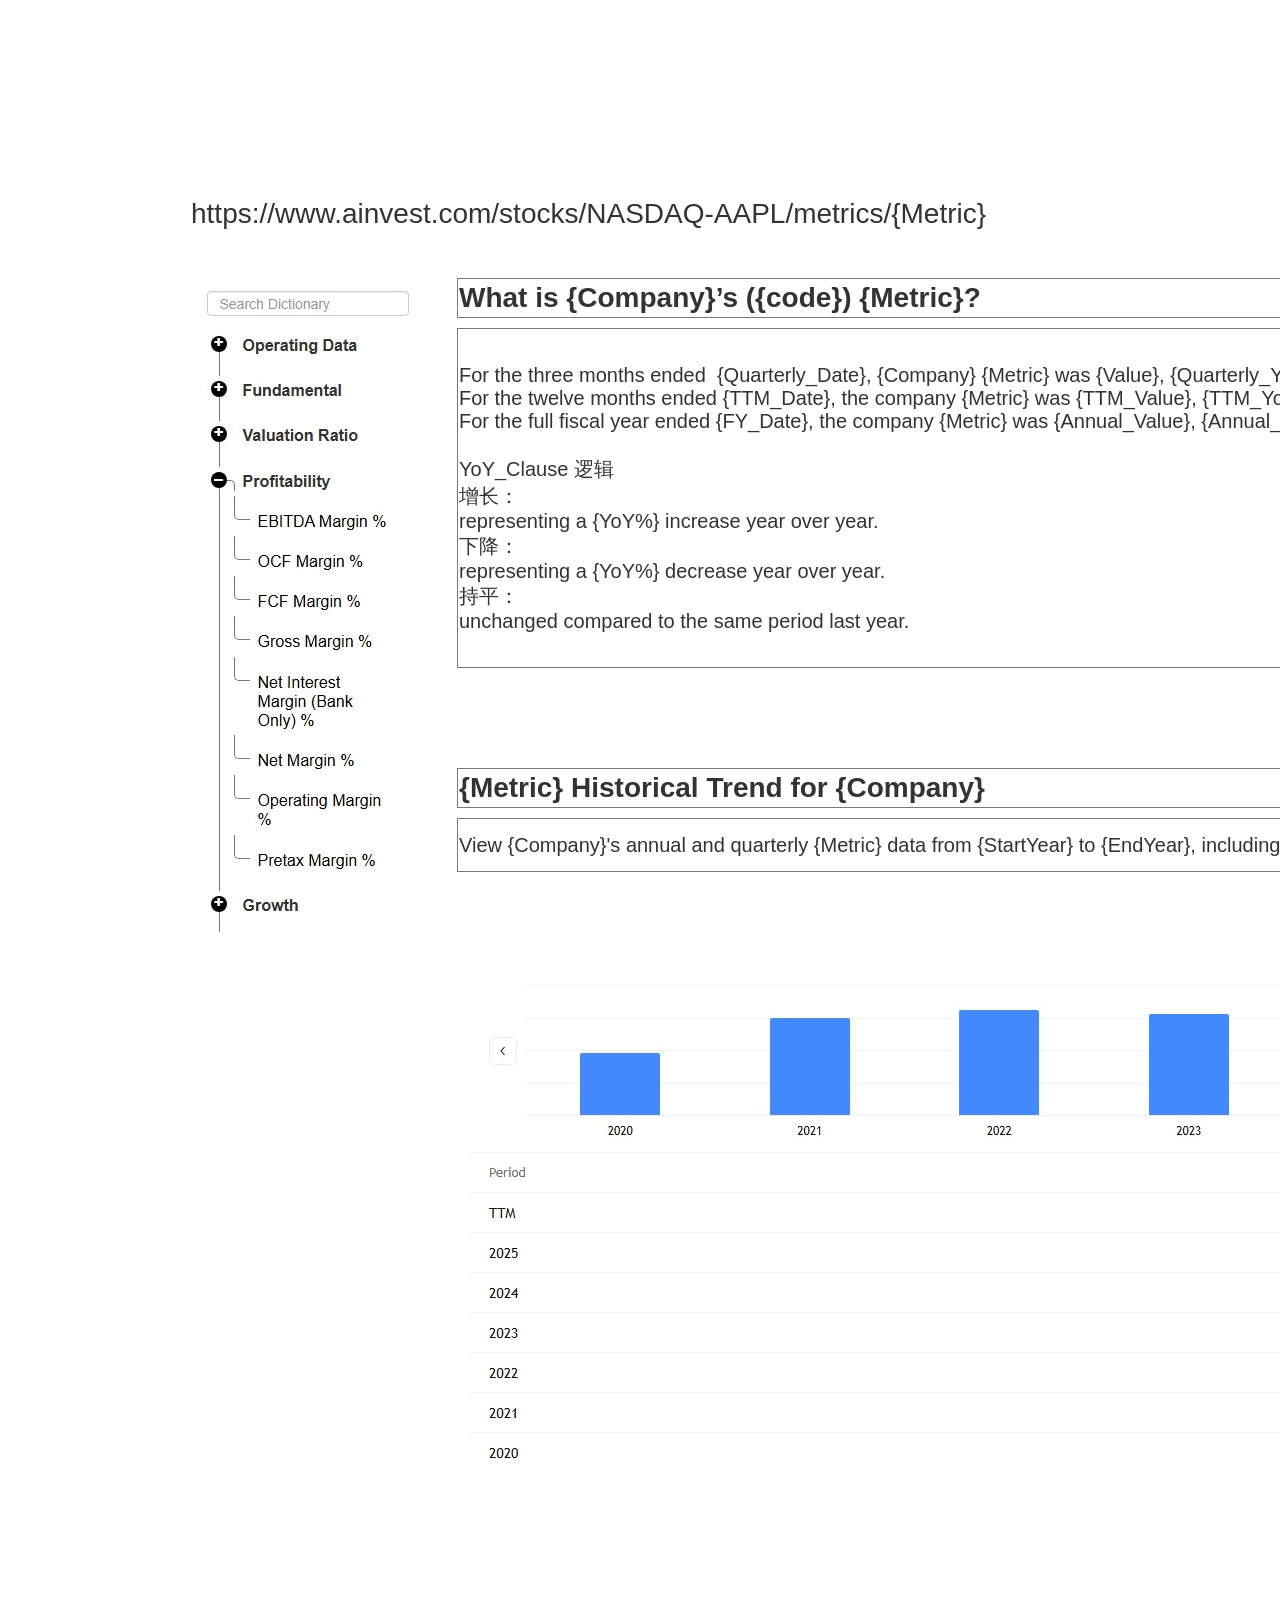
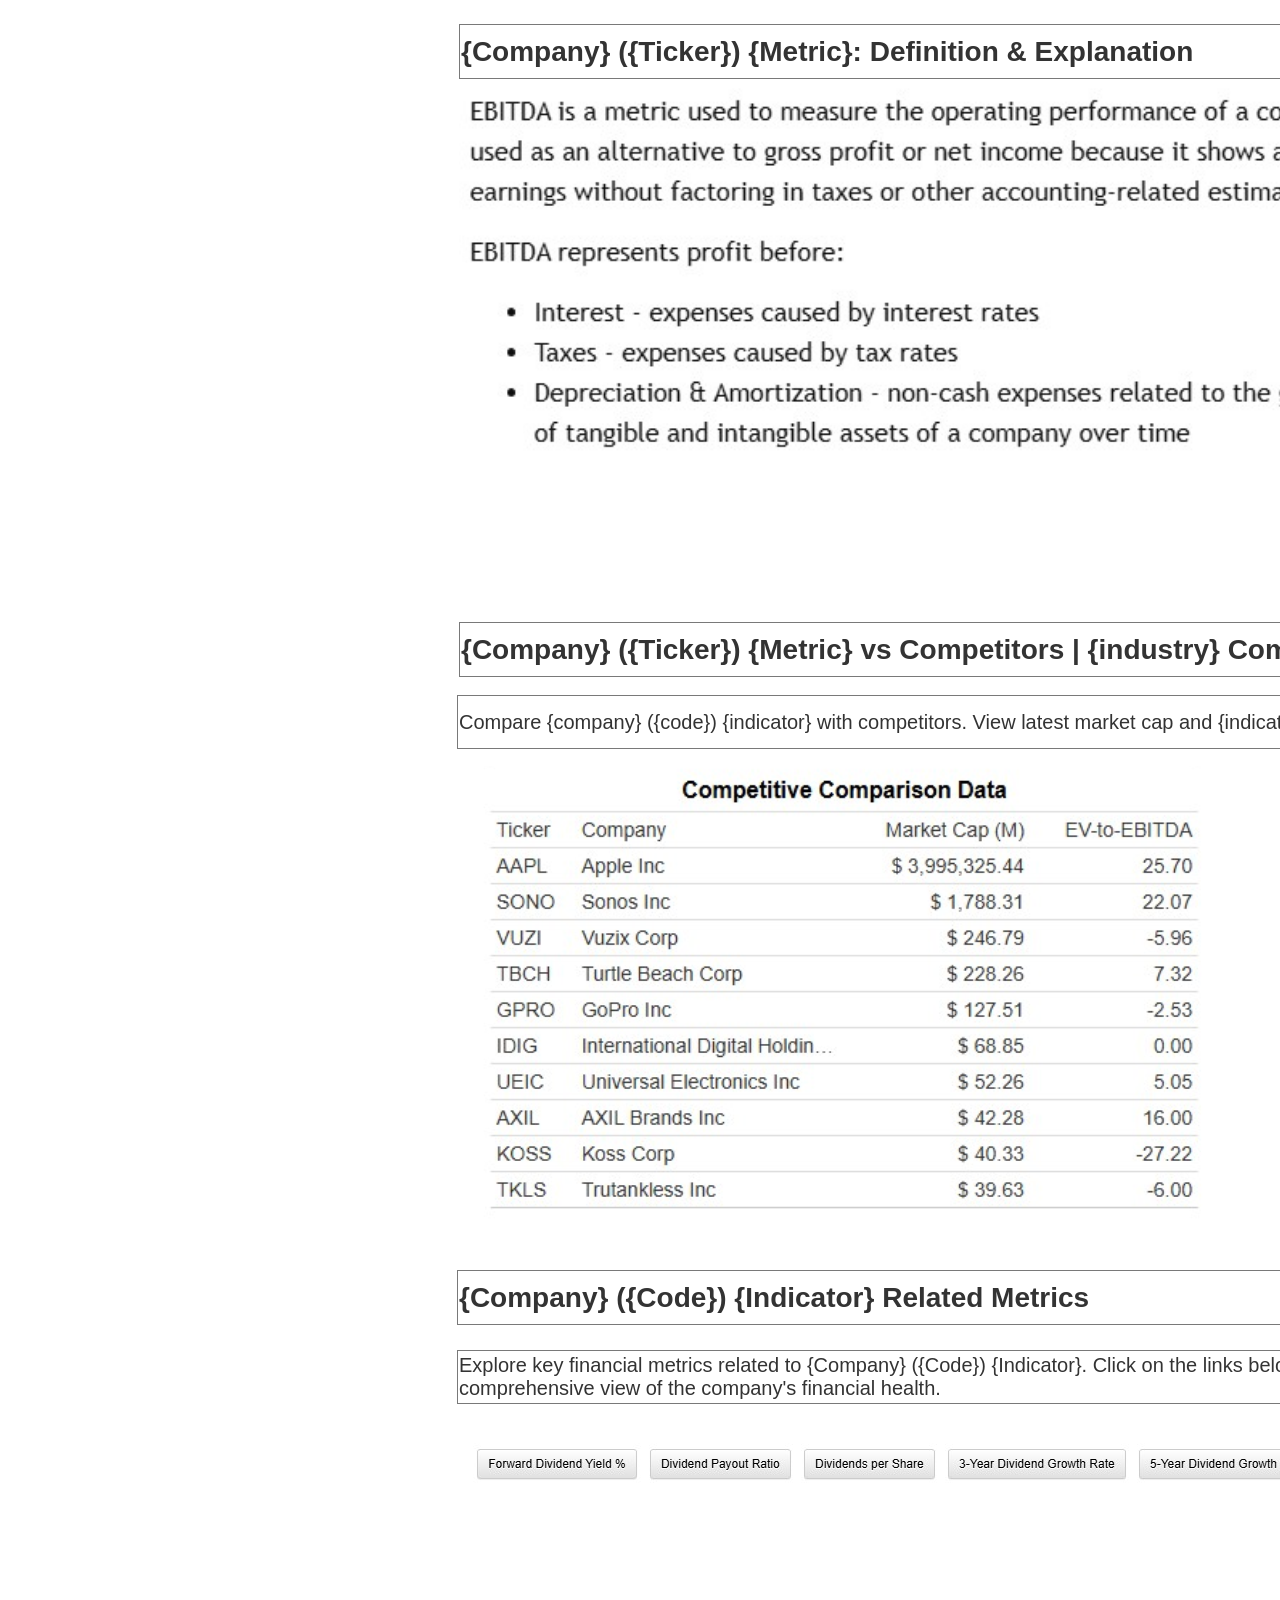
<file: 指标页__1_.html>
﻿<!DOCTYPE html>
<html>
  <head>
    <title>指标页 (1)</title>
    <meta http-equiv="X-UA-Compatible" content="IE=edge"/>
    <meta http-equiv="content-type" content="text/html; charset=utf-8"/>
    <meta name="apple-mobile-web-app-capable" content="yes"/>
    <link href="resources/css/jquery-ui-themes.css" type="text/css" rel="stylesheet"/>
    <link href="resources/css/axure_rp_page.css" type="text/css" rel="stylesheet"/>
    <link href="data/styles.css" type="text/css" rel="stylesheet"/>
    <link href="files/指标页__1_/styles.css" type="text/css" rel="stylesheet"/>
    <script src="resources/scripts/jquery-1.7.1.min.js"></script>
    <script src="resources/scripts/jquery-ui-1.8.10.custom.min.js"></script>
    <script src="resources/scripts/axure/axQuery.js"></script>
    <script src="resources/scripts/axure/globals.js"></script>
    <script src="resources/scripts/axutils.js"></script>
    <script src="resources/scripts/axure/annotation.js"></script>
    <script src="resources/scripts/axure/axQuery.std.js"></script>
    <script src="resources/scripts/axure/doc.js"></script>
    <script src="data/document.js"></script>
    <script src="resources/scripts/messagecenter.js"></script>
    <script src="resources/scripts/axure/events.js"></script>
    <script src="resources/scripts/axure/recording.js"></script>
    <script src="resources/scripts/axure/action.js"></script>
    <script src="resources/scripts/axure/expr.js"></script>
    <script src="resources/scripts/axure/geometry.js"></script>
    <script src="resources/scripts/axure/flyout.js"></script>
    <script src="resources/scripts/axure/ie.js"></script>
    <script src="resources/scripts/axure/model.js"></script>
    <script src="resources/scripts/axure/repeater.js"></script>
    <script src="resources/scripts/axure/sto.js"></script>
    <script src="resources/scripts/axure/utils.temp.js"></script>
    <script src="resources/scripts/axure/variables.js"></script>
    <script src="resources/scripts/axure/drag.js"></script>
    <script src="resources/scripts/axure/move.js"></script>
    <script src="resources/scripts/axure/visibility.js"></script>
    <script src="resources/scripts/axure/style.js"></script>
    <script src="resources/scripts/axure/adaptive.js"></script>
    <script src="resources/scripts/axure/tree.js"></script>
    <script src="resources/scripts/axure/init.temp.js"></script>
    <script src="files/指标页__1_/data.js"></script>
    <script src="resources/scripts/axure/legacy.js"></script>
    <script src="resources/scripts/axure/viewer.js"></script>
    <script src="resources/scripts/axure/math.js"></script>
    <script type="text/javascript">
      $axure.utils.getTransparentGifPath = function() { return 'resources/images/transparent.gif'; };
      $axure.utils.getOtherPath = function() { return 'resources/Other.html'; };
      $axure.utils.getReloadPath = function() { return 'resources/reload.html'; };
    </script>
  </head>
  <body>
    <div id="base" class="">

      <!-- Unnamed (图片) -->
      <div id="u3110" class="ax_default _图片">
        <img id="u3110_img" class="img " src="images/指标页__1_/u3110.png"/>
        <!-- Unnamed () -->
        <div id="u3111" class="text" style="display: none; visibility: hidden">
          <p><span></span></p>
        </div>
      </div>

      <!-- Unnamed (矩形) -->
      <div id="u3112" class="ax_default box_1">
        <img id="u3112_img" class="img " src="images/指标页seo增长方案/u129.png"/>
        <!-- Unnamed () -->
        <div id="u3113" class="text" style="display: none; visibility: hidden">
          <p><span></span></p>
        </div>
      </div>

      <!-- Unnamed (矩形) -->
      <div id="u3114" class="ax_default box_1">
        <div id="u3114_div" class=""></div>
        <!-- Unnamed () -->
        <div id="u3115" class="text" style="visibility: visible;">
          <p><span>For the three months ended&nbsp; {Quarterly_Date}, {Company} {Metric} was {Value}, {Quarterly_YoY_Clause}.</span></p><p><span>For the twelve months ended {TTM_Date}, the company {Metric} was {TTM_Value}, {TTM_YoY_Clause}.</span></p><p><span>For the full fiscal year ended {FY_Date}, the company {Metric} was {Annual_Value}, {Annual_YoY_Clause}.</span></p><p><span><br></span></p><p><span>YoY_Clause 逻辑</span></p><p><span>增长：</span></p><p><span>representing a {YoY%} increase year over year.</span></p><p><span>下降：</span></p><p><span>representing a {YoY%} decrease year over year.</span></p><p><span>持平：</span></p><p><span>unchanged compared to the same period last year.</span></p>
        </div>
      </div>

      <!-- Unnamed (图片) -->
      <div id="u3116" class="ax_default _图片">
        <img id="u3116_img" class="img " src="images/指标页seo增长方案/u133.png"/>
        <!-- Unnamed () -->
        <div id="u3117" class="text" style="display: none; visibility: hidden">
          <p><span></span></p>
        </div>
      </div>

      <!-- Unnamed (图片) -->
      <div id="u3118" class="ax_default _图片">
        <img id="u3118_img" class="img " src="images/指标页seo增长方案/u135.png"/>
        <!-- Unnamed () -->
        <div id="u3119" class="text" style="display: none; visibility: hidden">
          <p><span></span></p>
        </div>
      </div>

      <!-- Unnamed (图片) -->
      <div id="u3120" class="ax_default _图片">
        <img id="u3120_img" class="img " src="images/指标页seo增长方案/u137.png"/>
        <!-- Unnamed () -->
        <div id="u3121" class="text" style="display: none; visibility: hidden">
          <p><span></span></p>
        </div>
      </div>

      <!-- Unnamed (矩形) -->
      <div id="u3122" class="ax_default box_1">
        <div id="u3122_div" class=""></div>
        <!-- Unnamed () -->
        <div id="u3123" class="text" style="visibility: visible;">
          <p><span>{Metric} Historical Trend for {Company}</span></p>
        </div>
      </div>

      <!-- Unnamed (矩形) -->
      <div id="u3124" class="ax_default box_1">
        <div id="u3124_div" class=""></div>
        <!-- Unnamed () -->
        <div id="u3125" class="text" style="visibility: visible;">
          <p><span>What is {Company}’s ({code}) {Metric}?</span></p>
        </div>
      </div>

      <!-- Unnamed (矩形) -->
      <div id="u3126" class="ax_default box_1">
        <div id="u3126_div" class=""></div>
        <!-- Unnamed () -->
        <div id="u3127" class="text" style="visibility: visible;">
          <p><span>View {Company}'s annual and quarterly {Metric} data from {StartYear} to {EndYear}, including historical growth rates and trend analysis.</span></p>
        </div>
      </div>

      <!-- Unnamed (矩形) -->
      <div id="u3128" class="ax_default box_1">
        <div id="u3128_div" class=""></div>
        <!-- Unnamed () -->
        <div id="u3129" class="text" style="visibility: visible;">
          <p><span>{Company} ({Ticker}) {Metric}: Definition &amp; Explanation</span></p>
        </div>
      </div>

      <!-- Unnamed (图片) -->
      <div id="u3130" class="ax_default _图片">
        <img id="u3130_img" class="img " src="images/指标页seo增长方案/u80.png"/>
        <!-- Unnamed () -->
        <div id="u3131" class="text" style="display: none; visibility: hidden">
          <p><span></span></p>
        </div>
      </div>

      <!-- Unnamed (矩形) -->
      <div id="u3132" class="ax_default box_1">
        <div id="u3132_div" class=""></div>
        <!-- Unnamed () -->
        <div id="u3133" class="text" style="visibility: visible;">
          <p><span>{Company} ({Ticker}) {Metric} vs Competitors | {industry} Comparison</span></p>
        </div>
      </div>

      <!-- Unnamed (图片) -->
      <div id="u3134" class="ax_default _图片">
        <img id="u3134_img" class="img " src="images/指标页seo增长方案/u151.png"/>
        <!-- Unnamed () -->
        <div id="u3135" class="text" style="display: none; visibility: hidden">
          <p><span></span></p>
        </div>
      </div>

      <!-- Unnamed (图片) -->
      <div id="u3136" class="ax_default _图片">
        <img id="u3136_img" class="img " src="images/指标页__1_/u3136.png"/>
        <!-- Unnamed () -->
        <div id="u3137" class="text" style="display: none; visibility: hidden">
          <p><span></span></p>
        </div>
      </div>

      <!-- Unnamed (图片) -->
      <div id="u3138" class="ax_default _图片">
        <img id="u3138_img" class="img " src="images/指标页__1_/u3138.png"/>
        <!-- Unnamed () -->
        <div id="u3139" class="text" style="display: none; visibility: hidden">
          <p><span></span></p>
        </div>
      </div>

      <!-- Unnamed (图片) -->
      <div id="u3140" class="ax_default _图片">
        <img id="u3140_img" class="img " src="images/指标页seo增长方案/u153.png"/>
        <!-- Unnamed () -->
        <div id="u3141" class="text" style="display: none; visibility: hidden">
          <p><span></span></p>
        </div>
      </div>

      <!-- Unnamed (图片) -->
      <div id="u3142" class="ax_default _图片">
        <img id="u3142_img" class="img " src="images/指标页seo增长方案/u155.png"/>
        <!-- Unnamed () -->
        <div id="u3143" class="text" style="display: none; visibility: hidden">
          <p><span></span></p>
        </div>
      </div>

      <!-- Unnamed (图片) -->
      <div id="u3144" class="ax_default _图片">
        <img id="u3144_img" class="img " src="images/指标页seo增长方案/u157.png"/>
        <!-- Unnamed () -->
        <div id="u3145" class="text" style="display: none; visibility: hidden">
          <p><span></span></p>
        </div>
      </div>

      <!-- Unnamed (矩形) -->
      <div id="u3146" class="ax_default box_1">
        <img id="u3146_img" class="img " src="images/指标页__1_/u3146.png"/>
        <!-- Unnamed () -->
        <div id="u3147" class="text" style="display: none; visibility: hidden">
          <p><span></span></p>
        </div>
      </div>

      <!-- Unnamed (矩形) -->
      <div id="u3148" class="ax_default box_1">
        <div id="u3148_div" class=""></div>
        <!-- Unnamed () -->
        <div id="u3149" class="text" style="visibility: visible;">
          <p><span>Compare {company} ({code}) {indicator} with competitors. View latest market cap and {indicator} performance.</span></p>
        </div>
      </div>

      <!-- Unnamed (矩形) -->
      <div id="u3150" class="ax_default box_1">
        <div id="u3150_div" class=""></div>
        <!-- Unnamed () -->
        <div id="u3151" class="text" style="visibility: visible;">
          <p><span>财务下面新增一个statistic的tab，放财务比率指标。</span></p><p><span><br></span></p><p><span>指标展示策略：</span></p><p><span>指标展示策略分为四种：Annual&nbsp; Quarterly&nbsp; Cumulative&nbsp; TTM</span></p><p><span>默认选中TTM</span></p><p><span>部分指标没有TTM，只有MRQ，因此会用MRQ代替TTM，常规指标的取值ID和TTM口径的取值ID见表格</span></p><p><span><br></span></p><p><span>表格</span></p><p><span>1.每一行展示一个指标，会对指标分类，指标分类见表格。</span></p><p><span>2.每个指标的名字都可以点击，点击后跳转到指标二级页。</span></p><p><span>3.每个指标后面都跟着要给趋势的小图标，点击后通过浮窗展示这个指标的趋势图。</span></p><p><span>4.表格有隐藏空行策略，当某一个指标为空时，不展示该行</span></p><p><span><br></span></p><p><span>行业对比对比谁呢&nbsp; TTM和MRQ 按指标来</span></p><p><span>趋势是可以看单季度的&nbsp;&nbsp; 但是行业对比只能对比TTM吧</span></p><p><span>同行对比的入口在外面也要加一个</span></p><p><span><br></span></p>
        </div>
      </div>

      <!-- Unnamed (矩形) -->
      <div id="u3152" class="ax_default box_1">
        <div id="u3152_div" class=""></div>
        <!-- Unnamed () -->
        <div id="u3153" class="text" style="visibility: visible;">
          <p><span>{Company} ({Code}) {Indicator} Related Metrics</span></p>
        </div>
      </div>

      <!-- Unnamed (矩形) -->
      <div id="u3154" class="ax_default box_1">
        <div id="u3154_div" class=""></div>
        <!-- Unnamed () -->
        <div id="u3155" class="text" style="visibility: visible;">
          <p><span>Explore key financial metrics related to {Company} ({Code}) {Indicator}. Click on the links below to dive deeper into similar and complementary indicators that provide a more comprehensive view of the company's financial health.</span></p>
        </div>
      </div>

      <!-- Unnamed (图片) -->
      <div id="u3156" class="ax_default _图片">
        <img id="u3156_img" class="img " src="images/指标页seo增长方案/u165.png"/>
        <!-- Unnamed () -->
        <div id="u3157" class="text" style="display: none; visibility: hidden">
          <p><span></span></p>
        </div>
      </div>

      <!-- Unnamed (图片) -->
      <div id="u3158" class="ax_default _图片">
        <img id="u3158_img" class="img " src="images/指标页__1_/u3158.png"/>
        <!-- Unnamed () -->
        <div id="u3159" class="text" style="display: none; visibility: hidden">
          <p><span></span></p>
        </div>
      </div>

      <!-- Unnamed (图片) -->
      <div id="u3160" class="ax_default _图片">
        <img id="u3160_img" class="img " src="images/指标页__1_/u3160.png"/>
        <!-- Unnamed () -->
        <div id="u3161" class="text" style="display: none; visibility: hidden">
          <p><span></span></p>
        </div>
      </div>

      <!-- Unnamed (图片) -->
      <div id="u3162" class="ax_default _图片">
        <img id="u3162_img" class="img " src="images/指标页__1_/u3162.png"/>
        <!-- Unnamed () -->
        <div id="u3163" class="text" style="display: none; visibility: hidden">
          <p><span></span></p>
        </div>
      </div>

      <!-- Unnamed (图片) -->
      <div id="u3164" class="ax_default _图片">
        <img id="u3164_img" class="img " src="images/指标页__1_/u3164.png"/>
        <!-- Unnamed () -->
        <div id="u3165" class="text" style="display: none; visibility: hidden">
          <p><span></span></p>
        </div>
      </div>

      <!-- Unnamed (图片) -->
      <div id="u3166" class="ax_default _图片">
        <img id="u3166_img" class="img " src="images/指标页__1_/u3166.png"/>
        <!-- Unnamed () -->
        <div id="u3167" class="text" style="display: none; visibility: hidden">
          <p><span></span></p>
        </div>
      </div>

      <!-- Unnamed (图片) -->
      <div id="u3168" class="ax_default _图片">
        <img id="u3168_img" class="img " src="images/指标页__1_/u3168.png"/>
        <!-- Unnamed () -->
        <div id="u3169" class="text" style="display: none; visibility: hidden">
          <p><span></span></p>
        </div>
      </div>

      <!-- Unnamed (文本段落) -->
      <div id="u3170" class="ax_default _文本段落">
        <img id="u3170_img" class="img " src="resources/images/transparent.gif"/>
        <!-- Unnamed () -->
        <div id="u3171" class="text" style="visibility: visible;">
          <p><span>https://www.ainvest.com/stocks/NASDAQ-AAPL/metrics/{Metric}</span></p>
        </div>
      </div>
    </div>
  </body>
</html>
</file>
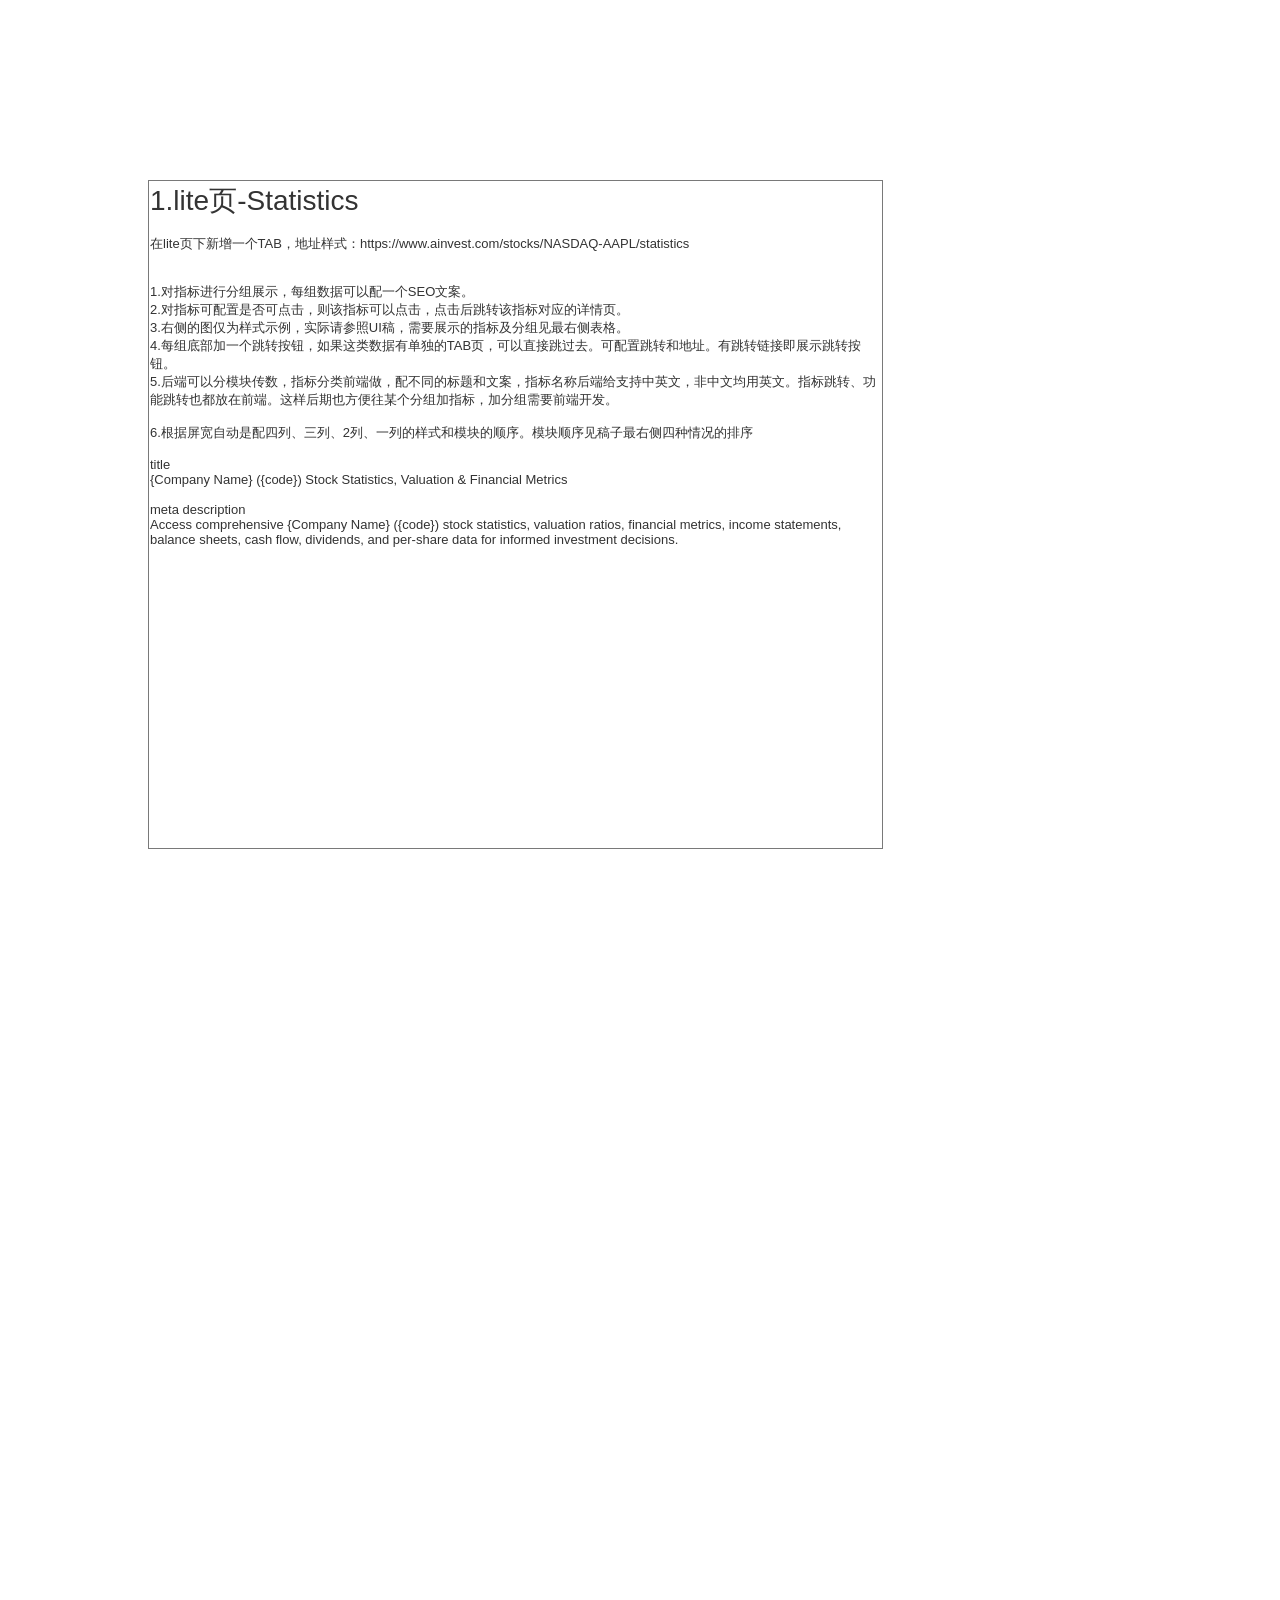
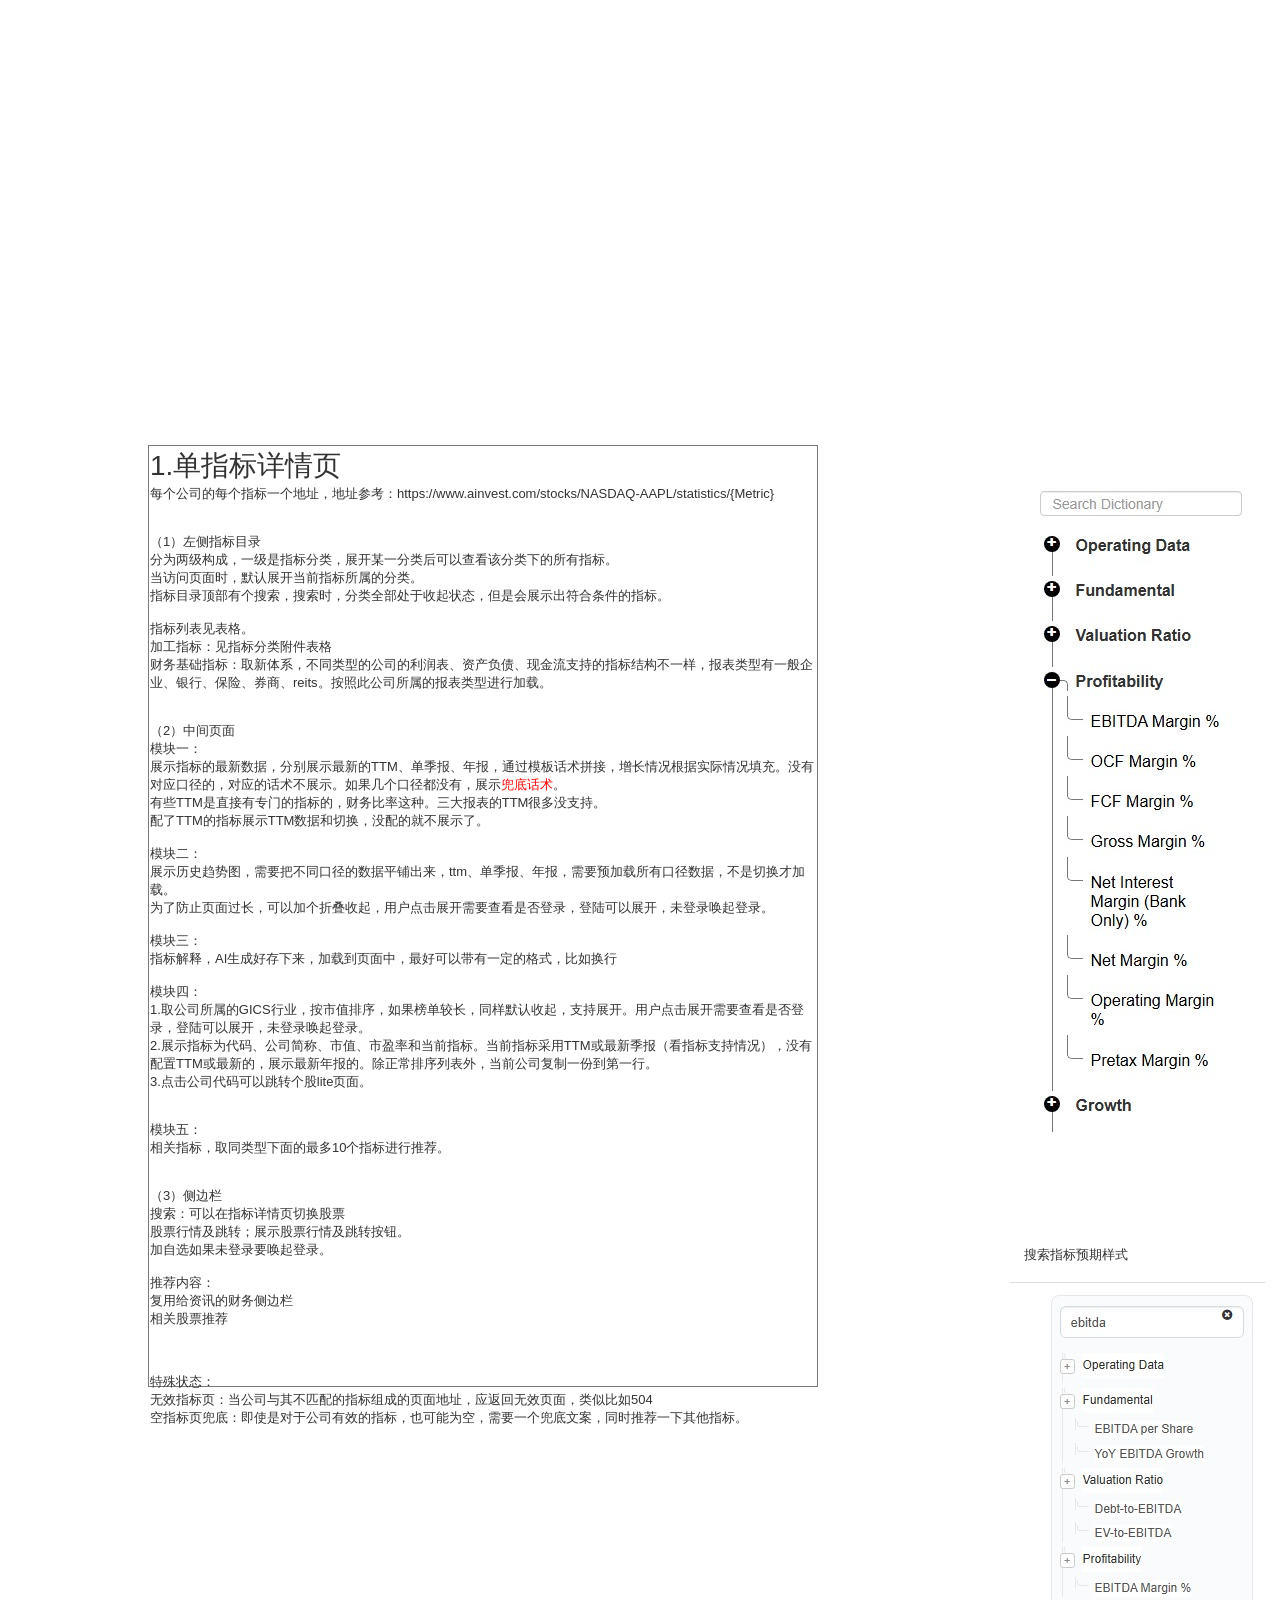
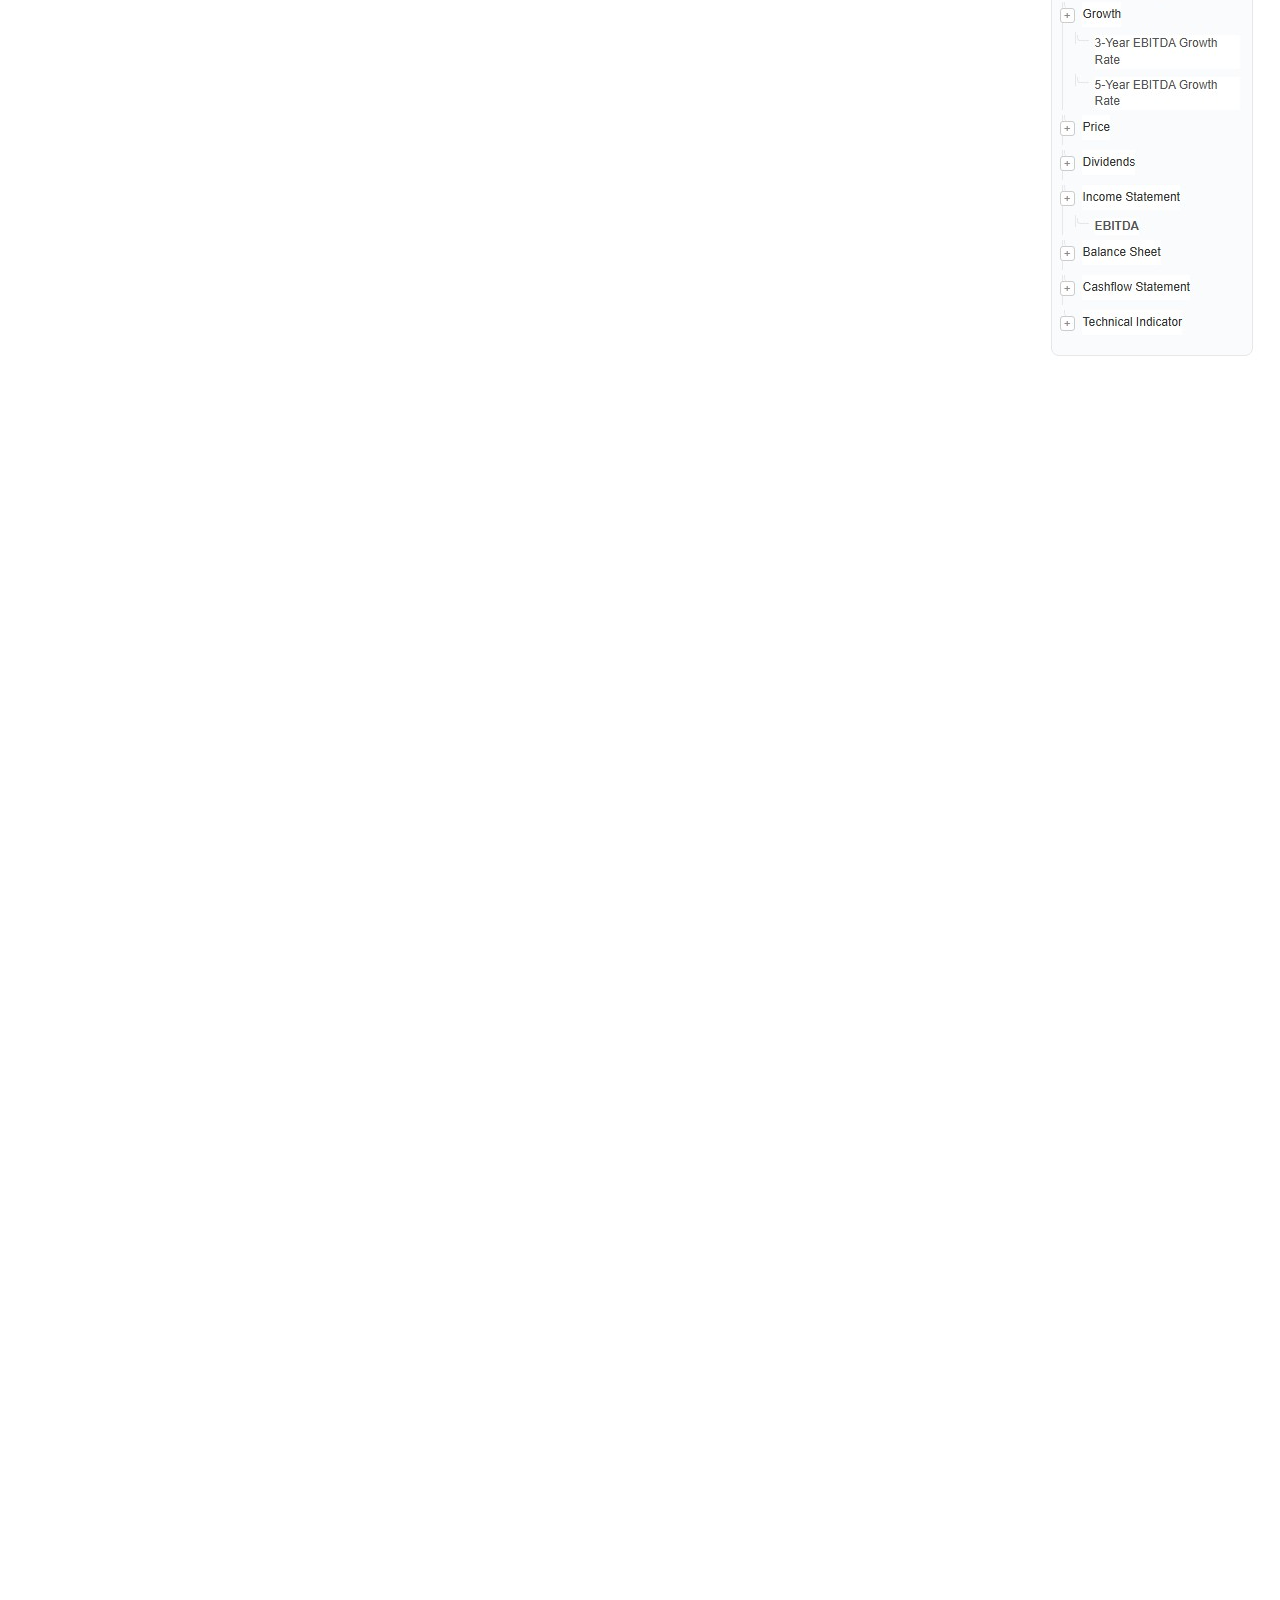
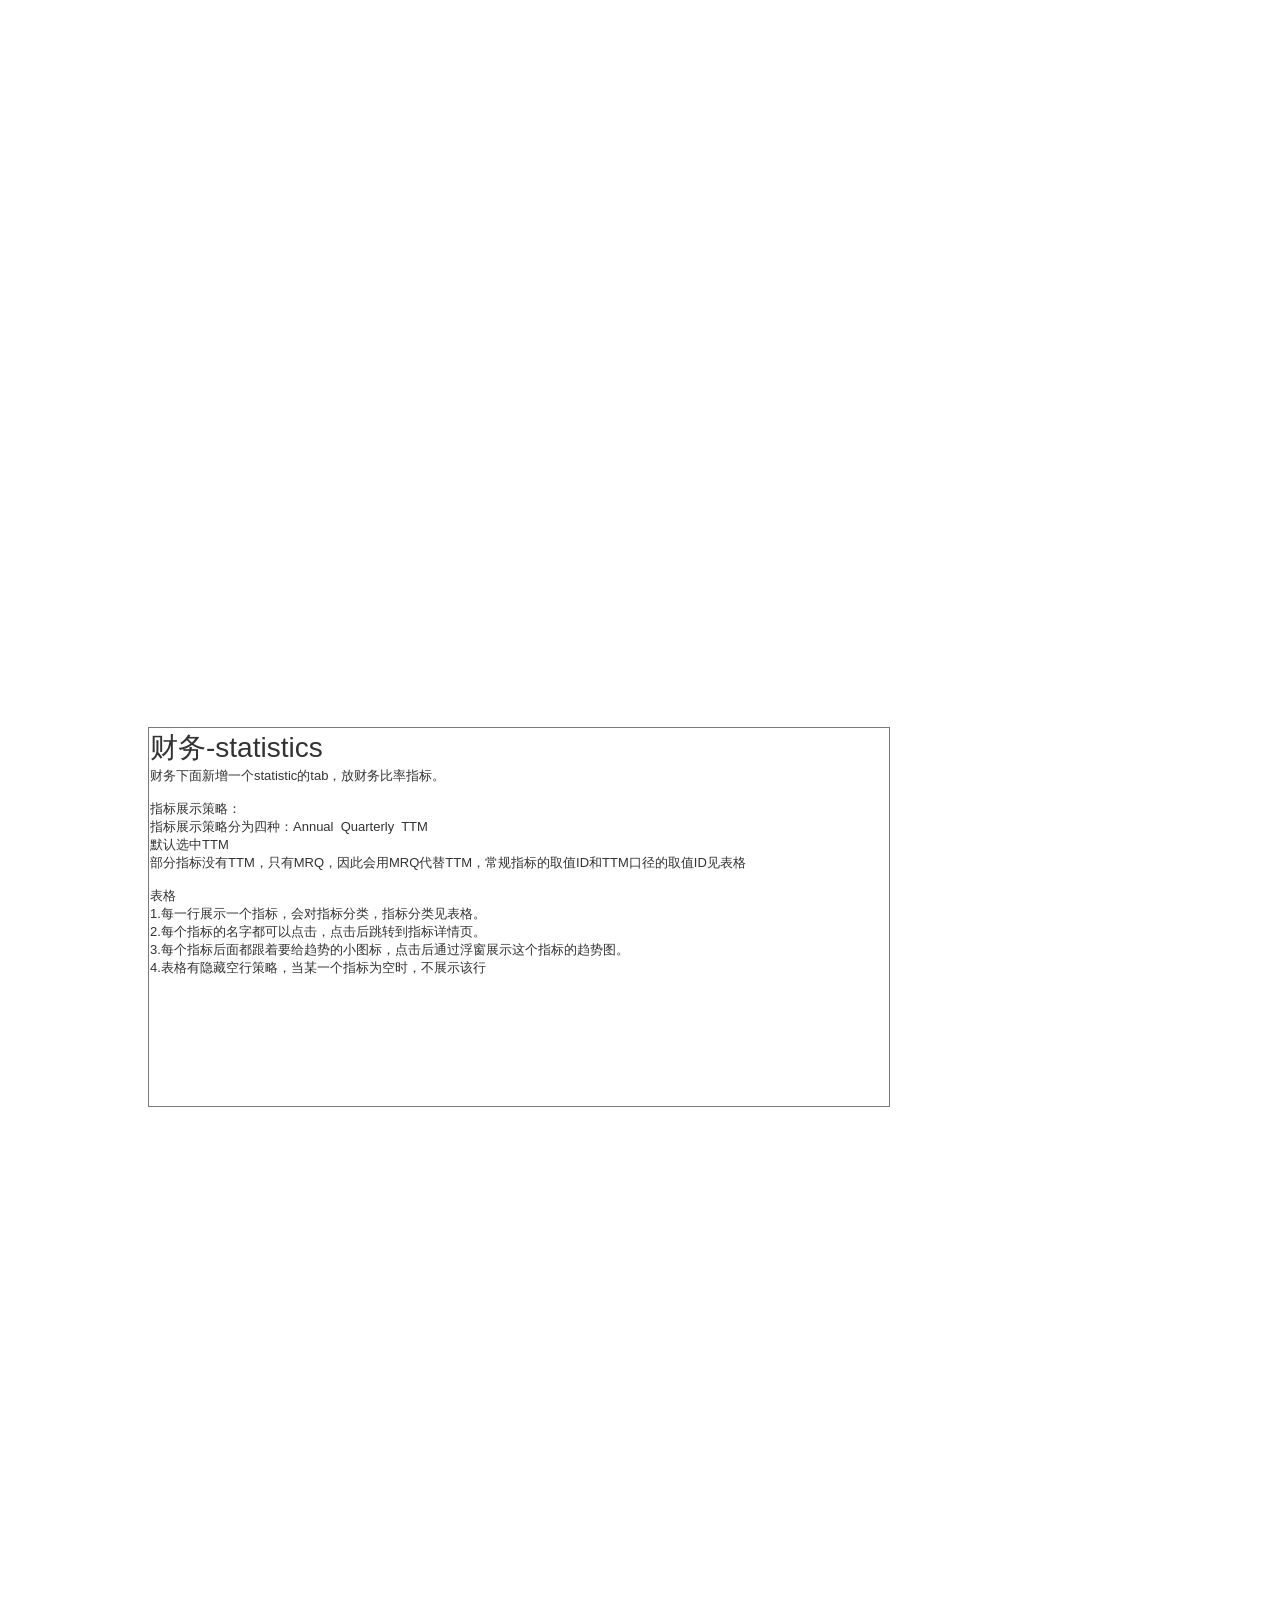
<file: 指标页seo增长方案.html>
﻿<!DOCTYPE html>
<html>
  <head>
    <title>指标页SEO增长方案</title>
    <meta http-equiv="X-UA-Compatible" content="IE=edge"/>
    <meta http-equiv="content-type" content="text/html; charset=utf-8"/>
    <meta name="apple-mobile-web-app-capable" content="yes"/>
    <link href="resources/css/jquery-ui-themes.css" type="text/css" rel="stylesheet"/>
    <link href="resources/css/axure_rp_page.css" type="text/css" rel="stylesheet"/>
    <link href="data/styles.css" type="text/css" rel="stylesheet"/>
    <link href="files/指标页seo增长方案/styles.css" type="text/css" rel="stylesheet"/>
    <script src="resources/scripts/jquery-1.7.1.min.js"></script>
    <script src="resources/scripts/jquery-ui-1.8.10.custom.min.js"></script>
    <script src="resources/scripts/axure/axQuery.js"></script>
    <script src="resources/scripts/axure/globals.js"></script>
    <script src="resources/scripts/axutils.js"></script>
    <script src="resources/scripts/axure/annotation.js"></script>
    <script src="resources/scripts/axure/axQuery.std.js"></script>
    <script src="resources/scripts/axure/doc.js"></script>
    <script src="data/document.js"></script>
    <script src="resources/scripts/messagecenter.js"></script>
    <script src="resources/scripts/axure/events.js"></script>
    <script src="resources/scripts/axure/recording.js"></script>
    <script src="resources/scripts/axure/action.js"></script>
    <script src="resources/scripts/axure/expr.js"></script>
    <script src="resources/scripts/axure/geometry.js"></script>
    <script src="resources/scripts/axure/flyout.js"></script>
    <script src="resources/scripts/axure/ie.js"></script>
    <script src="resources/scripts/axure/model.js"></script>
    <script src="resources/scripts/axure/repeater.js"></script>
    <script src="resources/scripts/axure/sto.js"></script>
    <script src="resources/scripts/axure/utils.temp.js"></script>
    <script src="resources/scripts/axure/variables.js"></script>
    <script src="resources/scripts/axure/drag.js"></script>
    <script src="resources/scripts/axure/move.js"></script>
    <script src="resources/scripts/axure/visibility.js"></script>
    <script src="resources/scripts/axure/style.js"></script>
    <script src="resources/scripts/axure/adaptive.js"></script>
    <script src="resources/scripts/axure/tree.js"></script>
    <script src="resources/scripts/axure/init.temp.js"></script>
    <script src="files/指标页seo增长方案/data.js"></script>
    <script src="resources/scripts/axure/legacy.js"></script>
    <script src="resources/scripts/axure/viewer.js"></script>
    <script src="resources/scripts/axure/math.js"></script>
    <script type="text/javascript">
      $axure.utils.getTransparentGifPath = function() { return 'resources/images/transparent.gif'; };
      $axure.utils.getOtherPath = function() { return 'resources/Other.html'; };
      $axure.utils.getReloadPath = function() { return 'resources/reload.html'; };
    </script>
  </head>
  <body>
    <div id="base" class="">

      <!-- Unnamed (矩形) -->
      <div id="u30" class="ax_default box_1">
        <div id="u30_div" class=""></div>
        <!-- Unnamed () -->
        <div id="u31" class="text" style="display: none; visibility: hidden">
          <p><span></span></p>
        </div>
      </div>

      <!-- Unnamed (图片) -->
      <div id="u32" class="ax_default _图片">
        <img id="u32_img" class="img " src="images/指标页seo增长方案/u32.png"/>
        <!-- Unnamed () -->
        <div id="u33" class="text" style="display: none; visibility: hidden">
          <p><span></span></p>
        </div>
      </div>

      <!-- Unnamed (矩形) -->
      <div id="u34" class="ax_default box_1">
        <div id="u34_div" class=""></div>
        <!-- Unnamed () -->
        <div id="u35" class="text" style="visibility: visible;">
          <p style="font-size:28px;"><span>财务-statistics</span></p><p style="font-size:13px;"><span>财务下面新增一个statistic的tab，放财务比率指标。</span></p><p style="font-size:13px;"><span><br></span></p><p style="font-size:13px;"><span>指标展示策略：</span></p><p style="font-size:13px;"><span>指标展示策略分为四种：Annual&nbsp; Quarterly&nbsp; TTM</span></p><p style="font-size:13px;"><span>默认选中TTM</span></p><p style="font-size:13px;"><span>部分指标没有TTM，只有MRQ，因此会用MRQ代替TTM，常规指标的取值ID和TTM口径的取值ID见表格</span></p><p style="font-size:13px;"><span><br></span></p><p style="font-size:13px;"><span>表格</span></p><p style="font-size:13px;"><span>1.每一行展示一个指标，会对指标分类，指标分类见表格。</span></p><p style="font-size:13px;"><span>2.每个指标的名字都可以点击，点击后跳转到指标详情页。</span></p><p style="font-size:13px;"><span>3.每个指标后面都跟着要给趋势的小图标，点击后通过浮窗展示这个指标的趋势图。</span></p><p style="font-size:13px;"><span>4.表格有隐藏空行策略，当某一个指标为空时，不展示该行</span></p>
        </div>
      </div>

      <!-- Unnamed (图片) -->
      <div id="u36" class="ax_default _图片">
        <img id="u36_img" class="img " src="images/指标页seo增长方案/u36.png"/>
        <!-- Unnamed () -->
        <div id="u37" class="text" style="display: none; visibility: hidden">
          <p><span></span></p>
        </div>
      </div>

      <!-- Unnamed (图片) -->
      <div id="u38" class="ax_default _图片">
        <img id="u38_img" class="img " src="images/指标页seo增长方案/u38.png"/>
        <!-- Unnamed () -->
        <div id="u39" class="text" style="display: none; visibility: hidden">
          <p><span></span></p>
        </div>
      </div>

      <!-- Unnamed (图片) -->
      <div id="u40" class="ax_default _图片">
        <img id="u40_img" class="img " src="images/指标页seo增长方案/u40.png"/>
        <!-- Unnamed () -->
        <div id="u41" class="text" style="display: none; visibility: hidden">
          <p><span></span></p>
        </div>
      </div>

      <!-- Unnamed (图片) -->
      <div id="u42" class="ax_default _图片">
        <img id="u42_img" class="img " src="images/指标页seo增长方案/u42.png"/>
        <!-- Unnamed () -->
        <div id="u43" class="text" style="display: none; visibility: hidden">
          <p><span></span></p>
        </div>
      </div>

      <!-- Unnamed (图片) -->
      <div id="u44" class="ax_default _图片">
        <img id="u44_img" class="img " src="images/指标页seo增长方案/u44.png"/>
        <!-- Unnamed () -->
        <div id="u45" class="text" style="display: none; visibility: hidden">
          <p><span></span></p>
        </div>
      </div>

      <!-- Unnamed (图片) -->
      <div id="u46" class="ax_default _图片">
        <img id="u46_img" class="img " src="images/指标页seo增长方案/u46.png"/>
        <!-- Unnamed () -->
        <div id="u47" class="text" style="display: none; visibility: hidden">
          <p><span></span></p>
        </div>
      </div>

      <!-- Unnamed (图片) -->
      <div id="u48" class="ax_default _图片">
        <img id="u48_img" class="img " src="images/指标页seo增长方案/u48.png"/>
        <!-- Unnamed () -->
        <div id="u49" class="text" style="display: none; visibility: hidden">
          <p><span></span></p>
        </div>
      </div>

      <!-- Unnamed (图片) -->
      <div id="u50" class="ax_default _图片">
        <img id="u50_img" class="img " src="images/指标页seo增长方案/u40.png"/>
        <!-- Unnamed () -->
        <div id="u51" class="text" style="display: none; visibility: hidden">
          <p><span></span></p>
        </div>
      </div>

      <!-- Unnamed (矩形) -->
      <div id="u52" class="ax_default box_1">
        <img id="u52_img" class="img " src="images/指标页seo增长方案/u52.png"/>
        <!-- Unnamed () -->
        <div id="u53" class="text" style="visibility: visible;">
          <p><span>Statement</span></p>
        </div>
      </div>

      <!-- Unnamed (矩形) -->
      <div id="u54" class="ax_default box_1">
        <div id="u54_div" class=""></div>
        <!-- Unnamed () -->
        <div id="u55" class="text" style="visibility: visible;">
          <p><span>Statistics</span></p>
        </div>
      </div>

      <!-- Unnamed (图片) -->
      <div id="u56" class="ax_default _图片">
        <img id="u56_img" class="img " src="images/指标页seo增长方案/u56.png"/>
        <!-- Unnamed () -->
        <div id="u57" class="text" style="display: none; visibility: hidden">
          <p><span></span></p>
        </div>
      </div>

      <!-- Unnamed (图片) -->
      <div id="u58" class="ax_default _图片">
        <img id="u58_img" class="img " src="images/指标页seo增长方案/u58.png"/>
        <!-- Unnamed () -->
        <div id="u59" class="text" style="display: none; visibility: hidden">
          <p><span></span></p>
        </div>
      </div>

      <!-- Unnamed (图片) -->
      <div id="u60" class="ax_default _图片">
        <img id="u60_img" class="img " src="images/指标页seo增长方案/u58.png"/>
        <!-- Unnamed () -->
        <div id="u61" class="text" style="display: none; visibility: hidden">
          <p><span></span></p>
        </div>
      </div>

      <!-- Unnamed (图片) -->
      <div id="u62" class="ax_default _图片">
        <img id="u62_img" class="img " src="images/指标页seo增长方案/u58.png"/>
        <!-- Unnamed () -->
        <div id="u63" class="text" style="display: none; visibility: hidden">
          <p><span></span></p>
        </div>
      </div>

      <!-- Unnamed (图片) -->
      <div id="u64" class="ax_default _图片">
        <img id="u64_img" class="img " src="images/指标页seo增长方案/u58.png"/>
        <!-- Unnamed () -->
        <div id="u65" class="text" style="display: none; visibility: hidden">
          <p><span></span></p>
        </div>
      </div>

      <!-- Unnamed (图片) -->
      <div id="u66" class="ax_default _图片">
        <img id="u66_img" class="img " src="images/指标页seo增长方案/u58.png"/>
        <!-- Unnamed () -->
        <div id="u67" class="text" style="display: none; visibility: hidden">
          <p><span></span></p>
        </div>
      </div>

      <!-- Unnamed (图片) -->
      <div id="u68" class="ax_default _图片">
        <img id="u68_img" class="img " src="images/指标页seo增长方案/u58.png"/>
        <!-- Unnamed () -->
        <div id="u69" class="text" style="display: none; visibility: hidden">
          <p><span></span></p>
        </div>
      </div>

      <!-- Unnamed (图片) -->
      <div id="u70" class="ax_default _图片">
        <img id="u70_img" class="img " src="images/指标页seo增长方案/u58.png"/>
        <!-- Unnamed () -->
        <div id="u71" class="text" style="display: none; visibility: hidden">
          <p><span></span></p>
        </div>
      </div>

      <!-- Unnamed (图片) -->
      <div id="u72" class="ax_default _图片">
        <img id="u72_img" class="img " src="images/指标页seo增长方案/u58.png"/>
        <!-- Unnamed () -->
        <div id="u73" class="text" style="display: none; visibility: hidden">
          <p><span></span></p>
        </div>
      </div>

      <!-- Unnamed (图片) -->
      <div id="u74" class="ax_default _图片">
        <img id="u74_img" class="img " src="images/指标页seo增长方案/u58.png"/>
        <!-- Unnamed () -->
        <div id="u75" class="text" style="display: none; visibility: hidden">
          <p><span></span></p>
        </div>
      </div>

      <!-- Unnamed (图片) -->
      <div id="u76" class="ax_default _图片">
        <img id="u76_img" class="img " src="images/指标页seo增长方案/u58.png"/>
        <!-- Unnamed () -->
        <div id="u77" class="text" style="display: none; visibility: hidden">
          <p><span></span></p>
        </div>
      </div>

      <!-- Unnamed (图片) -->
      <div id="u78" class="ax_default _图片">
        <img id="u78_img" class="img " src="images/指标页seo增长方案/u58.png"/>
        <!-- Unnamed () -->
        <div id="u79" class="text" style="display: none; visibility: hidden">
          <p><span></span></p>
        </div>
      </div>

      <!-- Unnamed (图片) -->
      <div id="u80" class="ax_default _图片">
        <img id="u80_img" class="img " src="images/指标页seo增长方案/u80.png"/>
        <!-- Unnamed () -->
        <div id="u81" class="text" style="display: none; visibility: hidden">
          <p><span></span></p>
        </div>
      </div>

      <!-- Unnamed (图片) -->
      <div id="u82" class="ax_default _图片">
        <img id="u82_img" class="img " src="images/指标页seo增长方案/u82.png"/>
        <!-- Unnamed () -->
        <div id="u83" class="text" style="display: none; visibility: hidden">
          <p><span></span></p>
        </div>
      </div>

      <!-- Unnamed (表格) -->
      <div id="u84" class="ax_default">

        <!-- Unnamed (单元格) -->
        <div id="u85" class="ax_default table_cell">
          <img id="u85_img" class="img " src="images/指标页seo增长方案/u85.png"/>
          <!-- Unnamed () -->
          <div id="u86" class="text" style="visibility: visible;">
            <p><span>分类英文名</span></p>
          </div>
        </div>

        <!-- Unnamed (单元格) -->
        <div id="u87" class="ax_default table_cell">
          <img id="u87_img" class="img " src="images/指标页seo增长方案/u85.png"/>
          <!-- Unnamed () -->
          <div id="u88" class="text" style="visibility: visible;">
            <p><span>分类中文名</span></p>
          </div>
        </div>

        <!-- Unnamed (单元格) -->
        <div id="u89" class="ax_default table_cell">
          <img id="u89_img" class="img " src="images/指标页seo增长方案/u85.png"/>
          <!-- Unnamed () -->
          <div id="u90" class="text" style="visibility: visible;">
            <p><span>指标英文名</span></p>
          </div>
        </div>

        <!-- Unnamed (单元格) -->
        <div id="u91" class="ax_default table_cell">
          <img id="u91_img" class="img " src="images/指标页seo增长方案/u85.png"/>
          <!-- Unnamed () -->
          <div id="u92" class="text" style="visibility: visible;">
            <p><span>指标中文名</span></p>
          </div>
        </div>

        <!-- Unnamed (单元格) -->
        <div id="u93" class="ax_default table_cell">
          <img id="u93_img" class="img " src="images/指标页seo增长方案/u85.png"/>
          <!-- Unnamed () -->
          <div id="u94" class="text" style="visibility: visible;">
            <p><span>指标ID</span></p>
          </div>
        </div>

        <!-- Unnamed (单元格) -->
        <div id="u95" class="ax_default table_cell">
          <img id="u95_img" class="img " src="images/指标页seo增长方案/u85.png"/>
          <!-- Unnamed () -->
          <div id="u96" class="text" style="visibility: visible;">
            <p><span>类型</span></p>
          </div>
        </div>

        <!-- Unnamed (单元格) -->
        <div id="u97" class="ax_default table_cell">
          <img id="u97_img" class="img " src="images/指标页seo增长方案/u97.png"/>
          <!-- Unnamed () -->
          <div id="u98" class="text" style="visibility: visible;">
            <p><span>指标详情页</span></p>
          </div>
        </div>

        <!-- Unnamed (单元格) -->
        <div id="u99" class="ax_default">
          <img id="u99_img" class="img " src="images/指标页seo增长方案/u99.png"/>
          <!-- Unnamed () -->
          <div id="u100" class="text" style="visibility: visible;">
            <p><span>Total Valuation</span></p>
          </div>
        </div>

        <!-- Unnamed (单元格) -->
        <div id="u101" class="ax_default">
          <img id="u101_img" class="img " src="images/指标页seo增长方案/u99.png"/>
          <!-- Unnamed () -->
          <div id="u102" class="text" style="visibility: visible;">
            <p><span>估值</span></p>
          </div>
        </div>

        <!-- Unnamed (单元格) -->
        <div id="u103" class="ax_default">
          <img id="u103_img" class="img " src="images/指标页seo增长方案/u99.png"/>
          <!-- Unnamed () -->
          <div id="u104" class="text" style="visibility: visible;">
            <p><span>Market Cap</span></p>
          </div>
        </div>

        <!-- Unnamed (单元格) -->
        <div id="u105" class="ax_default">
          <img id="u105_img" class="img " src="images/指标页seo增长方案/u99.png"/>
          <!-- Unnamed () -->
          <div id="u106" class="text" style="visibility: visible;">
            <p><span>市值</span></p>
          </div>
        </div>

        <!-- Unnamed (单元格) -->
        <div id="u107" class="ax_default table_cell">
          <img id="u107_img" class="img " src="images/指标页seo增长方案/u99.png"/>
          <!-- Unnamed () -->
          <div id="u108" class="text" style="visibility: visible;">
            <p><span>total_market_value</span></p>
          </div>
        </div>

        <!-- Unnamed (单元格) -->
        <div id="u109" class="ax_default table_cell">
          <img id="u109_img" class="img " src="images/指标页seo增长方案/u99.png"/>
          <!-- Unnamed () -->
          <div id="u110" class="text" style="visibility: visible;">
            <p><span>数值</span></p>
          </div>
        </div>

        <!-- Unnamed (单元格) -->
        <div id="u111" class="ax_default table_cell">
          <img id="u111_img" class="img " src="images/指标页seo增长方案/u111.png"/>
          <!-- Unnamed () -->
          <div id="u112" class="text" style="display: none; visibility: hidden">
            <p><span></span></p>
          </div>
        </div>

        <!-- Unnamed (单元格) -->
        <div id="u113" class="ax_default">
          <img id="u113_img" class="img " src="images/指标页seo增长方案/u113.png"/>
          <!-- Unnamed () -->
          <div id="u114" class="text" style="visibility: visible;">
            <p><span>Total Valuation</span></p>
          </div>
        </div>

        <!-- Unnamed (单元格) -->
        <div id="u115" class="ax_default">
          <img id="u115_img" class="img " src="images/指标页seo增长方案/u113.png"/>
          <!-- Unnamed () -->
          <div id="u116" class="text" style="visibility: visible;">
            <p><span>估值</span></p>
          </div>
        </div>

        <!-- Unnamed (单元格) -->
        <div id="u117" class="ax_default">
          <img id="u117_img" class="img " src="images/指标页seo增长方案/u113.png"/>
          <!-- Unnamed () -->
          <div id="u118" class="text" style="visibility: visible;">
            <p><span>Enterprise Value</span></p>
          </div>
        </div>

        <!-- Unnamed (单元格) -->
        <div id="u119" class="ax_default">
          <img id="u119_img" class="img " src="images/指标页seo增长方案/u113.png"/>
          <!-- Unnamed () -->
          <div id="u120" class="text" style="visibility: visible;">
            <p><span>企业价值</span></p>
          </div>
        </div>

        <!-- Unnamed (单元格) -->
        <div id="u121" class="ax_default table_cell">
          <img id="u121_img" class="img " src="images/指标页seo增长方案/u113.png"/>
          <!-- Unnamed () -->
          <div id="u122" class="text" style="visibility: visible;">
            <p><span>ev</span></p>
          </div>
        </div>

        <!-- Unnamed (单元格) -->
        <div id="u123" class="ax_default table_cell">
          <img id="u123_img" class="img " src="images/指标页seo增长方案/u113.png"/>
          <!-- Unnamed () -->
          <div id="u124" class="text" style="visibility: visible;">
            <p><span>数值</span></p>
          </div>
        </div>

        <!-- Unnamed (单元格) -->
        <div id="u125" class="ax_default table_cell">
          <img id="u125_img" class="img " src="images/指标页seo增长方案/u125.png"/>
          <!-- Unnamed () -->
          <div id="u126" class="text" style="display: none; visibility: hidden">
            <p><span></span></p>
          </div>
        </div>
      </div>

      <!-- Unnamed (图片) -->
      <div id="u127" class="ax_default _图片">
        <img id="u127_img" class="img " src="images/指标页seo增长方案/u127.png"/>
        <!-- Unnamed () -->
        <div id="u128" class="text" style="display: none; visibility: hidden">
          <p><span></span></p>
        </div>
      </div>

      <!-- Unnamed (矩形) -->
      <div id="u129" class="ax_default box_1">
        <img id="u129_img" class="img " src="images/指标页seo增长方案/u129.png"/>
        <!-- Unnamed () -->
        <div id="u130" class="text" style="display: none; visibility: hidden">
          <p><span></span></p>
        </div>
      </div>

      <!-- Unnamed (矩形) -->
      <div id="u131" class="ax_default box_1">
        <div id="u131_div" class=""></div>
        <!-- Unnamed () -->
        <div id="u132" class="text" style="visibility: visible;">
          <p><span>财务指标文案，均取取TTM、单季度、年度口径的最新数据，若无，则省略对应的话。</span></p><p><span>For the trailing twelve months (TTM) ended {endDate}, {Company} {Metric} was {TTM_Value}, {TTM_YoY_Clause}.</span></p><p><span>For fiscal {Quarter_Label} ended {endDate}, {Company} {Metric} was {Quarterly_Value}, {Quarterly_YoY_Clause}.</span></p><p><span>For fiscal {Fiscal_Year} ended {endDate}, {Company} {Metric} was {Annual_Value}, {Annual_YoY_Clause}.</span></p><p><span><br></span></p><p><span>YoY_Clause 逻辑</span></p><p><span>增长：representing a {YoY%} increase year over year.</span></p><p><span>下降：representing a {YoY%} decrease year over year.</span></p><p><span>持平：unchanged compared to the same period last year.</span></p><p><span><br></span></p><p><span>所有口径都没有的兜底话术：</span></p><p><span>Currently, {Company} {Metric} data is not available. You may view other related metrics for reference.</span></p><p><span>指标不适用于当前类型的公司话术：</span></p><p><span>{Metric} does not apply to [type].</span></p><p><span>type：general enterprises一般企业, banks银行, insurance companies保险公司, securities firms券商, REITs.</span></p><p><span><br></span></p><p><span>市值、估值、股本类指标</span></p><p><span>As of {Date}, {Company} ({Ticker}) {Metric} is {Value}.</span></p>
        </div>
      </div>

      <!-- Unnamed (图片) -->
      <div id="u133" class="ax_default _图片">
        <img id="u133_img" class="img " src="images/指标页seo增长方案/u133.png"/>
        <!-- Unnamed () -->
        <div id="u134" class="text" style="display: none; visibility: hidden">
          <p><span></span></p>
        </div>
      </div>

      <!-- Unnamed (图片) -->
      <div id="u135" class="ax_default _图片">
        <img id="u135_img" class="img " src="images/指标页seo增长方案/u135.png"/>
        <!-- Unnamed () -->
        <div id="u136" class="text" style="display: none; visibility: hidden">
          <p><span></span></p>
        </div>
      </div>

      <!-- Unnamed (图片) -->
      <div id="u137" class="ax_default _图片">
        <img id="u137_img" class="img " src="images/指标页seo增长方案/u137.png"/>
        <!-- Unnamed () -->
        <div id="u138" class="text" style="display: none; visibility: hidden">
          <p><span></span></p>
        </div>
      </div>

      <!-- Unnamed (矩形) -->
      <div id="u139" class="ax_default box_1">
        <div id="u139_div" class=""></div>
        <!-- Unnamed () -->
        <div id="u140" class="text" style="visibility: visible;">
          <p><span>H2:{Metric} Historical Trend for {Company}</span></p>
        </div>
      </div>

      <!-- Unnamed (矩形) -->
      <div id="u141" class="ax_default box_1">
        <div id="u141_div" class=""></div>
        <!-- Unnamed () -->
        <div id="u142" class="text" style="visibility: visible;">
          <p><span>H2:What is {Company}’s ({code}) {Metric}?</span></p>
        </div>
      </div>

      <!-- Unnamed (矩形) -->
      <div id="u143" class="ax_default box_1">
        <div id="u143_div" class=""></div>
        <!-- Unnamed () -->
        <div id="u144" class="text" style="visibility: visible;">
          <p><span>View {Company}'s annual and quarterly {Metric} data from {StartYear} to {EndYear}, including historical growth rates and trend analysis.</span></p>
        </div>
      </div>

      <!-- Unnamed (矩形) -->
      <div id="u145" class="ax_default box_1">
        <div id="u145_div" class=""></div>
        <!-- Unnamed () -->
        <div id="u146" class="text" style="visibility: visible;">
          <p><span>H2:{Company} ({Ticker}) {Metric}: Definition &amp; Explanation</span></p>
        </div>
      </div>

      <!-- Unnamed (图片) -->
      <div id="u147" class="ax_default _图片">
        <img id="u147_img" class="img " src="images/指标页seo增长方案/u80.png"/>
        <!-- Unnamed () -->
        <div id="u148" class="text" style="display: none; visibility: hidden">
          <p><span></span></p>
        </div>
      </div>

      <!-- Unnamed (矩形) -->
      <div id="u149" class="ax_default box_1">
        <div id="u149_div" class=""></div>
        <!-- Unnamed () -->
        <div id="u150" class="text" style="visibility: visible;">
          <p><span>H2:{Company} ({Ticker}) {Metric} vs Competitors | {industry} Comparison</span></p>
        </div>
      </div>

      <!-- Unnamed (图片) -->
      <div id="u151" class="ax_default _图片">
        <img id="u151_img" class="img " src="images/指标页seo增长方案/u151.png"/>
        <!-- Unnamed () -->
        <div id="u152" class="text" style="display: none; visibility: hidden">
          <p><span></span></p>
        </div>
      </div>

      <!-- Unnamed (图片) -->
      <div id="u153" class="ax_default _图片">
        <img id="u153_img" class="img " src="images/指标页seo增长方案/u153.png"/>
        <!-- Unnamed () -->
        <div id="u154" class="text" style="display: none; visibility: hidden">
          <p><span></span></p>
        </div>
      </div>

      <!-- Unnamed (图片) -->
      <div id="u155" class="ax_default _图片">
        <img id="u155_img" class="img " src="images/指标页seo增长方案/u155.png"/>
        <!-- Unnamed () -->
        <div id="u156" class="text" style="display: none; visibility: hidden">
          <p><span></span></p>
        </div>
      </div>

      <!-- Unnamed (图片) -->
      <div id="u157" class="ax_default _图片">
        <img id="u157_img" class="img " src="images/指标页seo增长方案/u157.png"/>
        <!-- Unnamed () -->
        <div id="u158" class="text" style="display: none; visibility: hidden">
          <p><span></span></p>
        </div>
      </div>

      <!-- Unnamed (矩形) -->
      <div id="u159" class="ax_default box_1">
        <div id="u159_div" class=""></div>
        <!-- Unnamed () -->
        <div id="u160" class="text" style="visibility: visible;">
          <p><span>Compare {company} ({code}) {indicator} with competitors. View latest market cap and {indicator} performance.</span></p>
        </div>
      </div>

      <!-- Unnamed (矩形) -->
      <div id="u161" class="ax_default box_1">
        <div id="u161_div" class=""></div>
        <!-- Unnamed () -->
        <div id="u162" class="text" style="visibility: visible;">
          <p><span>H2:{Company} ({Code}) {Indicator} Related Metrics</span></p>
        </div>
      </div>

      <!-- Unnamed (矩形) -->
      <div id="u163" class="ax_default box_1">
        <div id="u163_div" class=""></div>
        <!-- Unnamed () -->
        <div id="u164" class="text" style="visibility: visible;">
          <p><span>Explore key financial metrics related to {Company} ({Code}) {Indicator}. Click on the links below to dive deeper into similar and complementary indicators that provide a more comprehensive view of the company's financial health.</span></p>
        </div>
      </div>

      <!-- Unnamed (图片) -->
      <div id="u165" class="ax_default _图片">
        <img id="u165_img" class="img " src="images/指标页seo增长方案/u165.png"/>
        <!-- Unnamed () -->
        <div id="u166" class="text" style="display: none; visibility: hidden">
          <p><span></span></p>
        </div>
      </div>

      <!-- Unnamed (文本段落) -->
      <div id="u167" class="ax_default _文本段落">
        <img id="u167_img" class="img " src="resources/images/transparent.gif"/>
        <!-- Unnamed () -->
        <div id="u168" class="text" style="display: none; visibility: hidden">
          <p><span></span></p>
        </div>
      </div>

      <!-- Unnamed (图片) -->
      <div id="u169" class="ax_default _图片">
        <img id="u169_img" class="img " src="images/指标页seo增长方案/u169.png"/>
        <!-- Unnamed () -->
        <div id="u170" class="text" style="display: none; visibility: hidden">
          <p><span></span></p>
        </div>
      </div>

      <!-- Unnamed (图片) -->
      <div id="u171" class="ax_default _图片">
        <img id="u171_img" class="img " src="images/指标页seo增长方案/u171.png"/>
        <!-- Unnamed () -->
        <div id="u172" class="text" style="display: none; visibility: hidden">
          <p><span></span></p>
        </div>
      </div>

      <!-- Unnamed (图片) -->
      <div id="u173" class="ax_default _图片">
        <img id="u173_img" class="img " src="images/指标页seo增长方案/u173.png"/>
        <!-- Unnamed () -->
        <div id="u174" class="text" style="display: none; visibility: hidden">
          <p><span></span></p>
        </div>
      </div>

      <!-- Unnamed (矩形) -->
      <div id="u175" class="ax_default box_1">
        <div id="u175_div" class=""></div>
        <!-- Unnamed () -->
        <div id="u176" class="text" style="visibility: visible;">
          <p><span>Statistics</span></p>
        </div>
      </div>

      <!-- Unnamed (图片) -->
      <div id="u177" class="ax_default _图片">
        <img id="u177_img" class="img " src="images/指标页seo增长方案/u177.png"/>
        <!-- Unnamed () -->
        <div id="u178" class="text" style="display: none; visibility: hidden">
          <p><span></span></p>
        </div>
      </div>

      <!-- Unnamed (图片) -->
      <div id="u179" class="ax_default _图片">
        <img id="u179_img" class="img " src="images/指标页seo增长方案/u179.png"/>
        <!-- Unnamed () -->
        <div id="u180" class="text" style="display: none; visibility: hidden">
          <p><span></span></p>
        </div>
      </div>

      <!-- Unnamed (图片) -->
      <div id="u181" class="ax_default _图片">
        <img id="u181_img" class="img " src="images/指标页seo增长方案/u181.png"/>
        <!-- Unnamed () -->
        <div id="u182" class="text" style="display: none; visibility: hidden">
          <p><span></span></p>
        </div>
      </div>

      <!-- Unnamed (图片) -->
      <div id="u183" class="ax_default _图片">
        <img id="u183_img" class="img " src="images/指标页seo增长方案/u183.png"/>
        <!-- Unnamed () -->
        <div id="u184" class="text" style="display: none; visibility: hidden">
          <p><span></span></p>
        </div>
      </div>

      <!-- Unnamed (图片) -->
      <div id="u185" class="ax_default _图片">
        <img id="u185_img" class="img " src="images/指标页seo增长方案/u185.png"/>
        <!-- Unnamed () -->
        <div id="u186" class="text" style="display: none; visibility: hidden">
          <p><span></span></p>
        </div>
      </div>

      <!-- Unnamed (文本段落) -->
      <div id="u187" class="ax_default _文本段落">
        <img id="u187_img" class="img " src="resources/images/transparent.gif"/>
        <!-- Unnamed () -->
        <div id="u188" class="text" style="visibility: visible;">
          <p style="font-size:28px;"><span>LITE-statistics</span></p><p style="font-size:13px;"><span><br></span></p>
        </div>
      </div>

      <!-- Unnamed (文本段落) -->
      <div id="u189" class="ax_default _文本段落">
        <img id="u189_img" class="img " src="resources/images/transparent.gif"/>
        <!-- Unnamed () -->
        <div id="u190" class="text" style="display: none; visibility: hidden">
          <p><span></span></p>
        </div>
      </div>

      <!-- Unnamed (矩形) -->
      <div id="u191" class="ax_default box_1">
        <div id="u191_div" class=""></div>
        <!-- Unnamed () -->
        <div id="u192" class="text" style="visibility: visible;">
          <p style="font-size:28px;"><span>1.单指标详情页</span></p><p style="font-size:13px;"><span>每个公司的每个指标一个地址，地址参考：https://www.ainvest.com/stocks/NASDAQ-AAPL/statistics/{Metric}</span></p><p style="font-size:13px;"><span><br></span></p><p style="font-size:13px;"><span><br></span></p><p style="font-size:13px;"><span>（1）左侧指标目录</span></p><p style="font-size:13px;"><span>分为两级构成，一级是指标分类，展开某一分类后可以查看该分类下的所有指标。</span></p><p style="font-size:13px;"><span>当访问页面时，默认展开当前指标所属的分类。</span></p><p style="font-size:13px;"><span>指标目录顶部有个搜索，搜索时，分类全部处于收起状态，但是会展示出符合条件的指标。</span></p><p style="font-size:13px;"><span><br></span></p><p style="font-size:13px;"><span>指标列表见表格。</span></p><p style="font-size:13px;"><span>加工指标：见指标分类附件表格</span></p><p style="font-size:13px;"><span>财务基础指标：取新体系，不同类型的公司的利润表、资产负债、现金流支持的指标结构不一样，报表类型有一般企业、银行、保险、券商、reits。按照此公司所属的报表类型进行加载。</span></p><p style="font-size:13px;"><span><br></span></p><p style="font-size:13px;"><span><br></span></p><p style="font-size:13px;"><span>（2）中间页面</span></p><p style="font-size:13px;"><span>模块一：</span></p><p style="font-size:13px;"><span>展示指标的最新数据，分别展示最新的TTM、单季报、年报，通过模板话术拼接，增长情况根据实际情况填充。没有对应口径的，对应的话术不展示。如果几个口径都没有，展示</span><span style="color:#FF0000;">兜底话术</span><span>。</span></p><p style="font-size:13px;"><span>有些TTM是直接有专门的指标的，财务比率这种。三大报表的TTM很多没支持。</span></p><p style="font-size:13px;"><span>配了TTM的指标展示TTM数据和切换，没配的就不展示了。</span></p><p style="font-size:13px;"><span><br></span></p><p style="font-size:13px;"><span>模块二：</span></p><p style="font-size:13px;"><span>展示历史趋势图，需要把不同口径的数据平铺出来，ttm、单季报、年报，需要预加载所有口径数据，不是切换才加载。</span></p><p style="font-size:13px;"><span>为了防止页面过长，可以加个折叠收起，用户点击展开需要查看是否登录，登陆可以展开，未登录唤起登录。</span></p><p style="font-size:13px;"><span><br></span></p><p style="font-size:13px;"><span>模块三：</span></p><p style="font-size:13px;"><span>指标解释，AI生成好存下来，加载到页面中，最好可以带有一定的格式，比如换行</span></p><p style="font-size:13px;"><span><br></span></p><p style="font-size:13px;"><span>模块四：</span></p><p style="font-size:13px;"><span>1.取公司所属的GICS行业，按市值排序，如果榜单较长，同样默认收起，支持展开。用户点击展开需要查看是否登录，登陆可以展开，未登录唤起登录。</span></p><p style="font-size:13px;"><span>2.展示指标为代码、公司简称、市值、市盈率和当前指标。当前指标采用TTM或最新季报（看指标支持情况），没有配置TTM或最新的，展示最新年报的。除正常排序列表外，当前公司复制一份到第一行。</span></p><p style="font-size:13px;"><span>3.点击公司代码可以跳转个股lite页面。</span></p><p style="font-size:13px;"><span><br></span></p><p style="font-size:13px;"><span><br></span></p><p style="font-size:13px;"><span>模块五：</span></p><p style="font-size:13px;"><span>相关指标，取同类型下面的最多10个指标进行推荐。</span></p><p style="font-size:13px;"><span><br></span></p><p style="font-size:13px;"><span><br></span></p><p style="font-size:13px;"><span>（3）侧边栏</span></p><p style="font-size:13px;"><span>搜索：可以在指标详情页切换股票</span></p><p style="font-size:13px;"><span>股票行情及跳转；展示股票行情及跳转按钮。</span></p><p style="font-size:13px;"><span>加自选如果未登录要唤起登录。</span></p><p style="font-size:13px;"><span><br></span></p><p style="font-size:13px;"><span>推荐内容：</span></p><p style="font-size:13px;"><span>复用给资讯的财务侧边栏</span></p><p style="font-size:13px;"><span>相关股票推荐</span></p><p style="font-size:13px;"><span><br></span></p><p style="font-size:13px;"><span><br></span></p><p style="font-size:13px;"><span><br></span></p><p style="font-size:13px;"><span>特殊状态：</span></p><p style="font-size:13px;"><span>无效指标页：当公司与其不匹配的指标组成的页面地址，应返回无效页面，类似比如504</span></p><p style="font-size:13px;"><span>空指标页兜底：即使是对于公司有效的指标，也可能为空，需要一个兜底文案，同时推荐一下其他指标。</span></p>
        </div>
      </div>

      <!-- Unnamed (矩形) -->
      <div id="u193" class="ax_default box_1">
        <div id="u193_div" class=""></div>
        <!-- Unnamed () -->
        <div id="u194" class="text" style="visibility: visible;">
          <p style="font-size:28px;"><span>1.lite页-Statistics&nbsp; </span></p><p style="font-size:13px;"><span><br></span></p><p style="font-size:13px;"><span>在lite页下新增一个TAB，地址样式：https://www.ainvest.com/stocks/NASDAQ-AAPL/statistics</span></p><p style="font-size:13px;"><span><br></span></p><p style="font-size:13px;"><span><br></span></p><p style="font-size:13px;"><span>1.对指标进行分组展示，每组数据可以配一个SEO文案。</span></p><p style="font-size:13px;"><span>2.对指标可配置是否可点击，则该指标可以点击，点击后跳转该指标对应的详情页。</span></p><p style="font-size:13px;"><span>3.右侧的图仅为样式示例，实际请参照UI稿，需要展示的指标及分组见最右侧表格。</span></p><p style="font-size:13px;"><span>4.每组底部加一个跳转按钮，如果这类数据有单独的TAB页，可以直接跳过去。可配置跳转和地址。有跳转链接即展示跳转按钮。</span></p><p style="font-size:13px;"><span>5.后端可以分模块传数，指标分类前端做，配不同的标题和文案，指标名称后端给支持中英文，非中文均用英文。指标跳转、功能跳转也都放在前端。这样后期也方便往某个分组加指标，加分组需要前端开发。</span></p><p style="font-size:13px;"><span><br></span></p><p style="font-size:13px;"><span>6.根据屏宽自动是配四列、三列、2列、一列的样式和模块的顺序。模块顺序见稿子最右侧四种情况的排序</span></p><p style="font-size:13px;"><span><br></span></p><p style="font-size:13px;"><span>title</span></p><p style="font-size:13px;"><span>{Company Name} ({code}) Stock Statistics, Valuation &amp; Financial Metrics</span></p><p style="font-size:13px;"><span><br></span></p><p style="font-size:13px;"><span>meta description</span></p><p style="font-size:13px;"><span>Access comprehensive {Company Name} ({code}) stock statistics, valuation ratios, financial metrics, income statements, balance sheets, cash flow, dividends, and per-share data for informed investment decisions.</span></p>
        </div>
      </div>

      <!-- Unnamed (图片) -->
      <div id="u195" class="ax_default _图片">
        <img id="u195_img" class="img " src="images/指标页seo增长方案/u195.png"/>
        <!-- Unnamed () -->
        <div id="u196" class="text" style="display: none; visibility: hidden">
          <p><span></span></p>
        </div>
      </div>

      <!-- Unnamed (文本段落) -->
      <div id="u197" class="ax_default _文本段落">
        <img id="u197_img" class="img " src="resources/images/transparent.gif"/>
        <!-- Unnamed () -->
        <div id="u198" class="text" style="visibility: visible;">
          <p><span>搜索指标预期样式</span></p>
        </div>
      </div>

      <!-- Unnamed (矩形) -->
      <div id="u199" class="ax_default box_1">
        <div id="u199_div" class=""></div>
        <!-- Unnamed () -->
        <div id="u200" class="text" style="visibility: visible;">
          <p><span>H1:{Company} ({Code}) {Metric}: Latest Data, Historical Trends &amp; Peer Comparison</span></p>
        </div>
      </div>

      <!-- Unnamed (图片) -->
      <div id="u201" class="ax_default _图片">
        <img id="u201_img" class="img " src="images/指标页seo增长方案/u201.png"/>
        <!-- Unnamed () -->
        <div id="u202" class="text" style="display: none; visibility: hidden">
          <p><span></span></p>
        </div>
      </div>

      <!-- Unnamed (矩形) -->
      <div id="u203" class="ax_default box_1">
        <div id="u203_div" class=""></div>
        <!-- Unnamed () -->
        <div id="u204" class="text" style="visibility: visible;">
          <p><span>H2:About {Company} ({Code})</span></p>
        </div>
      </div>

      <!-- Unnamed (矩形) -->
      <div id="u205" class="ax_default box_1">
        <div id="u205_div" class=""></div>
        <!-- Unnamed () -->
        <div id="u206" class="text" style="visibility: visible;">
          <p><span>字段再加个亮点，放在business前面</span></p>
        </div>
      </div>

      <!-- Unnamed (矩形) -->
      <div id="u207" class="ax_default box_1">
        <div id="u207_div" class=""></div>
        <!-- Unnamed () -->
        <div id="u208" class="text" style="visibility: visible;">
          <p><span>展开V</span></p>
        </div>
      </div>

      <!-- Unnamed (图片) -->
      <div id="u209" class="ax_default _图片">
        <img id="u209_img" class="img " src="images/指标页seo增长方案/u209.png"/>
        <!-- Unnamed () -->
        <div id="u210" class="text" style="display: none; visibility: hidden">
          <p><span></span></p>
        </div>
      </div>

      <!-- Unnamed (图片) -->
      <div id="u211" class="ax_default _图片">
        <img id="u211_img" class="img " src="images/指标页seo增长方案/u181.png"/>
        <!-- Unnamed () -->
        <div id="u212" class="text" style="display: none; visibility: hidden">
          <p><span></span></p>
        </div>
      </div>

      <!-- Unnamed (图片) -->
      <div id="u213" class="ax_default _图片">
        <img id="u213_img" class="img " src="images/指标页seo增长方案/u185.png"/>
        <!-- Unnamed () -->
        <div id="u214" class="text" style="display: none; visibility: hidden">
          <p><span></span></p>
        </div>
      </div>

      <!-- Unnamed (表格) -->
      <div id="u215" class="ax_default">

        <!-- Unnamed (单元格) -->
        <div id="u216" class="ax_default table_cell">
          <img id="u216_img" class="img " src="images/指标页seo增长方案/u85.png"/>
          <!-- Unnamed () -->
          <div id="u217" class="text" style="visibility: visible;">
            <p><span>分类英文名</span></p>
          </div>
        </div>

        <!-- Unnamed (单元格) -->
        <div id="u218" class="ax_default table_cell">
          <img id="u218_img" class="img " src="images/指标页seo增长方案/u85.png"/>
          <!-- Unnamed () -->
          <div id="u219" class="text" style="visibility: visible;">
            <p><span>分类中文名</span></p>
          </div>
        </div>

        <!-- Unnamed (单元格) -->
        <div id="u220" class="ax_default table_cell">
          <img id="u220_img" class="img " src="images/指标页seo增长方案/u85.png"/>
          <!-- Unnamed () -->
          <div id="u221" class="text" style="visibility: visible;">
            <p><span>指标英文名</span></p>
          </div>
        </div>

        <!-- Unnamed (单元格) -->
        <div id="u222" class="ax_default table_cell">
          <img id="u222_img" class="img " src="images/指标页seo增长方案/u85.png"/>
          <!-- Unnamed () -->
          <div id="u223" class="text" style="visibility: visible;">
            <p><span>指标中文名</span></p>
          </div>
        </div>

        <!-- Unnamed (单元格) -->
        <div id="u224" class="ax_default table_cell">
          <img id="u224_img" class="img " src="images/指标页seo增长方案/u85.png"/>
          <!-- Unnamed () -->
          <div id="u225" class="text" style="visibility: visible;">
            <p><span>指标ID</span></p>
          </div>
        </div>

        <!-- Unnamed (单元格) -->
        <div id="u226" class="ax_default table_cell">
          <img id="u226_img" class="img " src="images/指标页seo增长方案/u85.png"/>
          <!-- Unnamed () -->
          <div id="u227" class="text" style="visibility: visible;">
            <p><span>类型</span></p>
          </div>
        </div>

        <!-- Unnamed (单元格) -->
        <div id="u228" class="ax_default table_cell">
          <img id="u228_img" class="img " src="images/指标页seo增长方案/u97.png"/>
          <!-- Unnamed () -->
          <div id="u229" class="text" style="visibility: visible;">
            <p><span>指标详情页</span></p>
          </div>
        </div>

        <!-- Unnamed (单元格) -->
        <div id="u230" class="ax_default">
          <img id="u230_img" class="img " src="images/指标页seo增长方案/u85.png"/>
          <!-- Unnamed () -->
          <div id="u231" class="text" style="visibility: visible;">
            <p><span>Valuation Ratios</span></p>
          </div>
        </div>

        <!-- Unnamed (单元格) -->
        <div id="u232" class="ax_default">
          <img id="u232_img" class="img " src="images/指标页seo增长方案/u85.png"/>
          <!-- Unnamed () -->
          <div id="u233" class="text" style="visibility: visible;">
            <p><span>估值倍数</span></p>
          </div>
        </div>

        <!-- Unnamed (单元格) -->
        <div id="u234" class="ax_default">
          <img id="u234_img" class="img " src="images/指标页seo增长方案/u85.png"/>
          <!-- Unnamed () -->
          <div id="u235" class="text" style="visibility: visible;">
            <p><span>PE Ratio (TTM)</span></p>
          </div>
        </div>

        <!-- Unnamed (单元格) -->
        <div id="u236" class="ax_default">
          <img id="u236_img" class="img " src="images/指标页seo增长方案/u85.png"/>
          <!-- Unnamed () -->
          <div id="u237" class="text" style="visibility: visible;">
            <p><span>市盈率(TTM)</span></p>
          </div>
        </div>

        <!-- Unnamed (单元格) -->
        <div id="u238" class="ax_default">
          <img id="u238_img" class="img " src="images/指标页seo增长方案/u85.png"/>
          <!-- Unnamed () -->
          <div id="u239" class="text" style="visibility: visible;">
            <p><span>pe_ttm</span></p>
          </div>
        </div>

        <!-- Unnamed (单元格) -->
        <div id="u240" class="ax_default table_cell">
          <img id="u240_img" class="img " src="images/指标页seo增长方案/u85.png"/>
          <!-- Unnamed () -->
          <div id="u241" class="text" style="visibility: visible;">
            <p><span>数值</span></p>
          </div>
        </div>

        <!-- Unnamed (单元格) -->
        <div id="u242" class="ax_default table_cell">
          <img id="u242_img" class="img " src="images/指标页seo增长方案/u97.png"/>
          <!-- Unnamed () -->
          <div id="u243" class="text" style="display: none; visibility: hidden">
            <p><span></span></p>
          </div>
        </div>

        <!-- Unnamed (单元格) -->
        <div id="u244" class="ax_default">
          <img id="u244_img" class="img " src="images/指标页seo增长方案/u85.png"/>
          <!-- Unnamed () -->
          <div id="u245" class="text" style="visibility: visible;">
            <p><span>Valuation Ratios</span></p>
          </div>
        </div>

        <!-- Unnamed (单元格) -->
        <div id="u246" class="ax_default">
          <img id="u246_img" class="img " src="images/指标页seo增长方案/u85.png"/>
          <!-- Unnamed () -->
          <div id="u247" class="text" style="visibility: visible;">
            <p><span>估值倍数</span></p>
          </div>
        </div>

        <!-- Unnamed (单元格) -->
        <div id="u248" class="ax_default">
          <img id="u248_img" class="img " src="images/指标页seo增长方案/u85.png"/>
          <!-- Unnamed () -->
          <div id="u249" class="text" style="visibility: visible;">
            <p><span>PB Ratio</span></p>
          </div>
        </div>

        <!-- Unnamed (单元格) -->
        <div id="u250" class="ax_default">
          <img id="u250_img" class="img " src="images/指标页seo增长方案/u85.png"/>
          <!-- Unnamed () -->
          <div id="u251" class="text" style="visibility: visible;">
            <p><span>市净率</span></p>
          </div>
        </div>

        <!-- Unnamed (单元格) -->
        <div id="u252" class="ax_default">
          <img id="u252_img" class="img " src="images/指标页seo增长方案/u85.png"/>
          <!-- Unnamed () -->
          <div id="u253" class="text" style="visibility: visible;">
            <p><span>pb_mrq</span></p>
          </div>
        </div>

        <!-- Unnamed (单元格) -->
        <div id="u254" class="ax_default table_cell">
          <img id="u254_img" class="img " src="images/指标页seo增长方案/u85.png"/>
          <!-- Unnamed () -->
          <div id="u255" class="text" style="visibility: visible;">
            <p><span>数值</span></p>
          </div>
        </div>

        <!-- Unnamed (单元格) -->
        <div id="u256" class="ax_default table_cell">
          <img id="u256_img" class="img " src="images/指标页seo增长方案/u97.png"/>
          <!-- Unnamed () -->
          <div id="u257" class="text" style="display: none; visibility: hidden">
            <p><span></span></p>
          </div>
        </div>

        <!-- Unnamed (单元格) -->
        <div id="u258" class="ax_default">
          <img id="u258_img" class="img " src="images/指标页seo增长方案/u85.png"/>
          <!-- Unnamed () -->
          <div id="u259" class="text" style="visibility: visible;">
            <p><span>Valuation Ratios</span></p>
          </div>
        </div>

        <!-- Unnamed (单元格) -->
        <div id="u260" class="ax_default">
          <img id="u260_img" class="img " src="images/指标页seo增长方案/u85.png"/>
          <!-- Unnamed () -->
          <div id="u261" class="text" style="visibility: visible;">
            <p><span>估值倍数</span></p>
          </div>
        </div>

        <!-- Unnamed (单元格) -->
        <div id="u262" class="ax_default">
          <img id="u262_img" class="img " src="images/指标页seo增长方案/u85.png"/>
          <!-- Unnamed () -->
          <div id="u263" class="text" style="visibility: visible;">
            <p><span>PS Ratio (TTM)</span></p>
          </div>
        </div>

        <!-- Unnamed (单元格) -->
        <div id="u264" class="ax_default">
          <img id="u264_img" class="img " src="images/指标页seo增长方案/u85.png"/>
          <!-- Unnamed () -->
          <div id="u265" class="text" style="visibility: visible;">
            <p><span>市销率(TTM)</span></p>
          </div>
        </div>

        <!-- Unnamed (单元格) -->
        <div id="u266" class="ax_default">
          <img id="u266_img" class="img " src="images/指标页seo增长方案/u85.png"/>
          <!-- Unnamed () -->
          <div id="u267" class="text" style="visibility: visible;">
            <p><span>ps_ttm</span></p>
          </div>
        </div>

        <!-- Unnamed (单元格) -->
        <div id="u268" class="ax_default table_cell">
          <img id="u268_img" class="img " src="images/指标页seo增长方案/u85.png"/>
          <!-- Unnamed () -->
          <div id="u269" class="text" style="visibility: visible;">
            <p><span>数值</span></p>
          </div>
        </div>

        <!-- Unnamed (单元格) -->
        <div id="u270" class="ax_default table_cell">
          <img id="u270_img" class="img " src="images/指标页seo增长方案/u97.png"/>
          <!-- Unnamed () -->
          <div id="u271" class="text" style="display: none; visibility: hidden">
            <p><span></span></p>
          </div>
        </div>

        <!-- Unnamed (单元格) -->
        <div id="u272" class="ax_default">
          <img id="u272_img" class="img " src="images/指标页seo增长方案/u272.png"/>
          <!-- Unnamed () -->
          <div id="u273" class="text" style="visibility: visible;">
            <p><span>Valuation Ratios</span></p>
          </div>
        </div>

        <!-- Unnamed (单元格) -->
        <div id="u274" class="ax_default">
          <img id="u274_img" class="img " src="images/指标页seo增长方案/u272.png"/>
          <!-- Unnamed () -->
          <div id="u275" class="text" style="visibility: visible;">
            <p><span>估值倍数</span></p>
          </div>
        </div>

        <!-- Unnamed (单元格) -->
        <div id="u276" class="ax_default">
          <img id="u276_img" class="img " src="images/指标页seo增长方案/u272.png"/>
          <!-- Unnamed () -->
          <div id="u277" class="text" style="visibility: visible;">
            <p><span>P/CF Ratio (TTM)</span></p>
          </div>
        </div>

        <!-- Unnamed (单元格) -->
        <div id="u278" class="ax_default">
          <img id="u278_img" class="img " src="images/指标页seo增长方案/u272.png"/>
          <!-- Unnamed () -->
          <div id="u279" class="text" style="visibility: visible;">
            <p><span>市现率(TTM)</span></p>
          </div>
        </div>

        <!-- Unnamed (单元格) -->
        <div id="u280" class="ax_default">
          <img id="u280_img" class="img " src="images/指标页seo增长方案/u272.png"/>
          <!-- Unnamed () -->
          <div id="u281" class="text" style="visibility: visible;">
            <p><span>pcf_ttm</span></p>
          </div>
        </div>

        <!-- Unnamed (单元格) -->
        <div id="u282" class="ax_default table_cell">
          <img id="u282_img" class="img " src="images/指标页seo增长方案/u272.png"/>
          <!-- Unnamed () -->
          <div id="u283" class="text" style="visibility: visible;">
            <p><span>数值</span></p>
          </div>
        </div>

        <!-- Unnamed (单元格) -->
        <div id="u284" class="ax_default table_cell">
          <img id="u284_img" class="img " src="images/指标页seo增长方案/u284.png"/>
          <!-- Unnamed () -->
          <div id="u285" class="text" style="display: none; visibility: hidden">
            <p><span></span></p>
          </div>
        </div>

        <!-- Unnamed (单元格) -->
        <div id="u286" class="ax_default">
          <img id="u286_img" class="img " src="images/指标页seo增长方案/u272.png"/>
          <!-- Unnamed () -->
          <div id="u287" class="text" style="visibility: visible;">
            <p><span>Valuation Ratios</span></p>
          </div>
        </div>

        <!-- Unnamed (单元格) -->
        <div id="u288" class="ax_default">
          <img id="u288_img" class="img " src="images/指标页seo增长方案/u272.png"/>
          <!-- Unnamed () -->
          <div id="u289" class="text" style="visibility: visible;">
            <p><span>估值倍数</span></p>
          </div>
        </div>

        <!-- Unnamed (单元格) -->
        <div id="u290" class="ax_default">
          <img id="u290_img" class="img " src="images/指标页seo增长方案/u272.png"/>
          <!-- Unnamed () -->
          <div id="u291" class="text" style="visibility: visible;">
            <p><span>EV/EBITDA (TTM)</span></p>
          </div>
        </div>

        <!-- Unnamed (单元格) -->
        <div id="u292" class="ax_default">
          <img id="u292_img" class="img " src="images/指标页seo增长方案/u272.png"/>
          <!-- Unnamed () -->
          <div id="u293" class="text" style="visibility: visible;">
            <p><span>企业价值倍数(TTM)</span></p>
          </div>
        </div>

        <!-- Unnamed (单元格) -->
        <div id="u294" class="ax_default">
          <img id="u294_img" class="img " src="images/指标页seo增长方案/u272.png"/>
          <!-- Unnamed () -->
          <div id="u295" class="text" style="visibility: visible;">
            <p><span>ev_ebitda_ratio_ttm</span></p>
          </div>
        </div>

        <!-- Unnamed (单元格) -->
        <div id="u296" class="ax_default table_cell">
          <img id="u296_img" class="img " src="images/指标页seo增长方案/u272.png"/>
          <!-- Unnamed () -->
          <div id="u297" class="text" style="visibility: visible;">
            <p><span>数值</span></p>
          </div>
        </div>

        <!-- Unnamed (单元格) -->
        <div id="u298" class="ax_default table_cell">
          <img id="u298_img" class="img " src="images/指标页seo增长方案/u284.png"/>
          <!-- Unnamed () -->
          <div id="u299" class="text" style="display: none; visibility: hidden">
            <p><span></span></p>
          </div>
        </div>

        <!-- Unnamed (单元格) -->
        <div id="u300" class="ax_default">
          <img id="u300_img" class="img " src="images/指标页seo增长方案/u113.png"/>
          <!-- Unnamed () -->
          <div id="u301" class="text" style="visibility: visible;">
            <p><span>Valuation Ratios</span></p>
          </div>
        </div>

        <!-- Unnamed (单元格) -->
        <div id="u302" class="ax_default">
          <img id="u302_img" class="img " src="images/指标页seo增长方案/u113.png"/>
          <!-- Unnamed () -->
          <div id="u303" class="text" style="visibility: visible;">
            <p><span>估值倍数</span></p>
          </div>
        </div>

        <!-- Unnamed (单元格) -->
        <div id="u304" class="ax_default">
          <img id="u304_img" class="img " src="images/指标页seo增长方案/u113.png"/>
          <!-- Unnamed () -->
          <div id="u305" class="text" style="visibility: visible;">
            <p><span>EV/Sales (TTM)</span></p>
          </div>
        </div>

        <!-- Unnamed (单元格) -->
        <div id="u306" class="ax_default">
          <img id="u306_img" class="img " src="images/指标页seo增长方案/u113.png"/>
          <!-- Unnamed () -->
          <div id="u307" class="text" style="visibility: visible;">
            <p><span>企业价值 / 销售额(TTM)</span></p>
          </div>
        </div>

        <!-- Unnamed (单元格) -->
        <div id="u308" class="ax_default">
          <img id="u308_img" class="img " src="images/指标页seo增长方案/u113.png"/>
          <!-- Unnamed () -->
          <div id="u309" class="text" style="visibility: visible;">
            <p><span>ev_revenue_ratio_ttm</span></p>
          </div>
        </div>

        <!-- Unnamed (单元格) -->
        <div id="u310" class="ax_default table_cell">
          <img id="u310_img" class="img " src="images/指标页seo增长方案/u113.png"/>
          <!-- Unnamed () -->
          <div id="u311" class="text" style="visibility: visible;">
            <p><span>数值</span></p>
          </div>
        </div>

        <!-- Unnamed (单元格) -->
        <div id="u312" class="ax_default table_cell">
          <img id="u312_img" class="img " src="images/指标页seo增长方案/u125.png"/>
          <!-- Unnamed () -->
          <div id="u313" class="text" style="display: none; visibility: hidden">
            <p><span></span></p>
          </div>
        </div>
      </div>

      <!-- Unnamed (表格) -->
      <div id="u314" class="ax_default">

        <!-- Unnamed (单元格) -->
        <div id="u315" class="ax_default table_cell">
          <img id="u315_img" class="img " src="images/指标页seo增长方案/u85.png"/>
          <!-- Unnamed () -->
          <div id="u316" class="text" style="visibility: visible;">
            <p><span>分类英文名</span></p>
          </div>
        </div>

        <!-- Unnamed (单元格) -->
        <div id="u317" class="ax_default table_cell">
          <img id="u317_img" class="img " src="images/指标页seo增长方案/u85.png"/>
          <!-- Unnamed () -->
          <div id="u318" class="text" style="visibility: visible;">
            <p><span>分类中文名</span></p>
          </div>
        </div>

        <!-- Unnamed (单元格) -->
        <div id="u319" class="ax_default table_cell">
          <img id="u319_img" class="img " src="images/指标页seo增长方案/u85.png"/>
          <!-- Unnamed () -->
          <div id="u320" class="text" style="visibility: visible;">
            <p><span>指标英文名</span></p>
          </div>
        </div>

        <!-- Unnamed (单元格) -->
        <div id="u321" class="ax_default table_cell">
          <img id="u321_img" class="img " src="images/指标页seo增长方案/u85.png"/>
          <!-- Unnamed () -->
          <div id="u322" class="text" style="visibility: visible;">
            <p><span>指标中文名</span></p>
          </div>
        </div>

        <!-- Unnamed (单元格) -->
        <div id="u323" class="ax_default table_cell">
          <img id="u323_img" class="img " src="images/指标页seo增长方案/u85.png"/>
          <!-- Unnamed () -->
          <div id="u324" class="text" style="visibility: visible;">
            <p><span>指标ID</span></p>
          </div>
        </div>

        <!-- Unnamed (单元格) -->
        <div id="u325" class="ax_default table_cell">
          <img id="u325_img" class="img " src="images/指标页seo增长方案/u85.png"/>
          <!-- Unnamed () -->
          <div id="u326" class="text" style="visibility: visible;">
            <p><span>类型</span></p>
          </div>
        </div>

        <!-- Unnamed (单元格) -->
        <div id="u327" class="ax_default table_cell">
          <img id="u327_img" class="img " src="images/指标页seo增长方案/u97.png"/>
          <!-- Unnamed () -->
          <div id="u328" class="text" style="visibility: visible;">
            <p><span>指标详情页</span></p>
          </div>
        </div>

        <!-- Unnamed (单元格) -->
        <div id="u329" class="ax_default">
          <img id="u329_img" class="img " src="images/指标页seo增长方案/u272.png"/>
          <!-- Unnamed () -->
          <div id="u330" class="text" style="visibility: visible;">
            <p><span>Solvency</span></p>
          </div>
        </div>

        <!-- Unnamed (单元格) -->
        <div id="u331" class="ax_default">
          <img id="u331_img" class="img " src="images/指标页seo增长方案/u272.png"/>
          <!-- Unnamed () -->
          <div id="u332" class="text" style="visibility: visible;">
            <p><span>偿债能力</span></p>
          </div>
        </div>

        <!-- Unnamed (单元格) -->
        <div id="u333" class="ax_default">
          <img id="u333_img" class="img " src="images/指标页seo增长方案/u272.png"/>
          <!-- Unnamed () -->
          <div id="u334" class="text" style="visibility: visible;">
            <p><span>Debt to Asset</span></p>
          </div>
        </div>

        <!-- Unnamed (单元格) -->
        <div id="u335" class="ax_default">
          <img id="u335_img" class="img " src="images/指标页seo增长方案/u272.png"/>
          <!-- Unnamed () -->
          <div id="u336" class="text" style="visibility: visible;">
            <p><span>资产负债率</span></p>
          </div>
        </div>

        <!-- Unnamed (单元格) -->
        <div id="u337" class="ax_default">
          <img id="u337_img" class="img " src="images/指标页seo增长方案/u272.png"/>
          <!-- Unnamed () -->
          <div id="u338" class="text" style="visibility: visible;">
            <p><span>assets_debt_ratio</span></p>
          </div>
        </div>

        <!-- Unnamed (单元格) -->
        <div id="u339" class="ax_default table_cell">
          <img id="u339_img" class="img " src="images/指标页seo增长方案/u272.png"/>
          <!-- Unnamed () -->
          <div id="u340" class="text" style="visibility: visible;">
            <p><span>%</span></p>
          </div>
        </div>

        <!-- Unnamed (单元格) -->
        <div id="u341" class="ax_default table_cell">
          <img id="u341_img" class="img " src="images/指标页seo增长方案/u284.png"/>
          <!-- Unnamed () -->
          <div id="u342" class="text" style="display: none; visibility: hidden">
            <p><span></span></p>
          </div>
        </div>

        <!-- Unnamed (单元格) -->
        <div id="u343" class="ax_default">
          <img id="u343_img" class="img " src="images/指标页seo增长方案/u85.png"/>
          <!-- Unnamed () -->
          <div id="u344" class="text" style="visibility: visible;">
            <p><span>Solvency</span></p>
          </div>
        </div>

        <!-- Unnamed (单元格) -->
        <div id="u345" class="ax_default">
          <img id="u345_img" class="img " src="images/指标页seo增长方案/u85.png"/>
          <!-- Unnamed () -->
          <div id="u346" class="text" style="visibility: visible;">
            <p><span>偿债能力</span></p>
          </div>
        </div>

        <!-- Unnamed (单元格) -->
        <div id="u347" class="ax_default">
          <img id="u347_img" class="img " src="images/指标页seo增长方案/u85.png"/>
          <!-- Unnamed () -->
          <div id="u348" class="text" style="visibility: visible;">
            <p><span>Equity Multiplier</span></p>
          </div>
        </div>

        <!-- Unnamed (单元格) -->
        <div id="u349" class="ax_default">
          <img id="u349_img" class="img " src="images/指标页seo增长方案/u85.png"/>
          <!-- Unnamed () -->
          <div id="u350" class="text" style="visibility: visible;">
            <p><span>权益乘数</span></p>
          </div>
        </div>

        <!-- Unnamed (单元格) -->
        <div id="u351" class="ax_default">
          <img id="u351_img" class="img " src="images/指标页seo增长方案/u85.png"/>
          <!-- Unnamed () -->
          <div id="u352" class="text" style="visibility: visible;">
            <p><span>equity_multiplier</span></p>
          </div>
        </div>

        <!-- Unnamed (单元格) -->
        <div id="u353" class="ax_default table_cell">
          <img id="u353_img" class="img " src="images/指标页seo增长方案/u85.png"/>
          <!-- Unnamed () -->
          <div id="u354" class="text" style="visibility: visible;">
            <p><span>%</span></p>
          </div>
        </div>

        <!-- Unnamed (单元格) -->
        <div id="u355" class="ax_default table_cell">
          <img id="u355_img" class="img " src="images/指标页seo增长方案/u97.png"/>
          <!-- Unnamed () -->
          <div id="u356" class="text" style="display: none; visibility: hidden">
            <p><span></span></p>
          </div>
        </div>

        <!-- Unnamed (单元格) -->
        <div id="u357" class="ax_default">
          <img id="u357_img" class="img " src="images/指标页seo增长方案/u272.png"/>
          <!-- Unnamed () -->
          <div id="u358" class="text" style="visibility: visible;">
            <p><span>Solvency</span></p>
          </div>
        </div>

        <!-- Unnamed (单元格) -->
        <div id="u359" class="ax_default">
          <img id="u359_img" class="img " src="images/指标页seo增长方案/u272.png"/>
          <!-- Unnamed () -->
          <div id="u360" class="text" style="visibility: visible;">
            <p><span>偿债能力</span></p>
          </div>
        </div>

        <!-- Unnamed (单元格) -->
        <div id="u361" class="ax_default">
          <img id="u361_img" class="img " src="images/指标页seo增长方案/u272.png"/>
          <!-- Unnamed () -->
          <div id="u362" class="text" style="visibility: visible;">
            <p><span>Debt to Equity</span></p>
          </div>
        </div>

        <!-- Unnamed (单元格) -->
        <div id="u363" class="ax_default">
          <img id="u363_img" class="img " src="images/指标页seo增长方案/u272.png"/>
          <!-- Unnamed () -->
          <div id="u364" class="text" style="visibility: visible;">
            <p><span>负债与权益比率</span></p>
          </div>
        </div>

        <!-- Unnamed (单元格) -->
        <div id="u365" class="ax_default">
          <img id="u365_img" class="img " src="images/指标页seo增长方案/u272.png"/>
          <!-- Unnamed () -->
          <div id="u366" class="text" style="visibility: visible;">
            <p><span>debt_equity_ratio</span></p>
          </div>
        </div>

        <!-- Unnamed (单元格) -->
        <div id="u367" class="ax_default table_cell">
          <img id="u367_img" class="img " src="images/指标页seo增长方案/u272.png"/>
          <!-- Unnamed () -->
          <div id="u368" class="text" style="visibility: visible;">
            <p><span>%</span></p>
          </div>
        </div>

        <!-- Unnamed (单元格) -->
        <div id="u369" class="ax_default table_cell">
          <img id="u369_img" class="img " src="images/指标页seo增长方案/u284.png"/>
          <!-- Unnamed () -->
          <div id="u370" class="text" style="display: none; visibility: hidden">
            <p><span></span></p>
          </div>
        </div>

        <!-- Unnamed (单元格) -->
        <div id="u371" class="ax_default">
          <img id="u371_img" class="img " src="images/指标页seo增长方案/u272.png"/>
          <!-- Unnamed () -->
          <div id="u372" class="text" style="visibility: visible;">
            <p><span>Solvency</span></p>
          </div>
        </div>

        <!-- Unnamed (单元格) -->
        <div id="u373" class="ax_default">
          <img id="u373_img" class="img " src="images/指标页seo增长方案/u272.png"/>
          <!-- Unnamed () -->
          <div id="u374" class="text" style="visibility: visible;">
            <p><span>偿债能力</span></p>
          </div>
        </div>

        <!-- Unnamed (单元格) -->
        <div id="u375" class="ax_default">
          <img id="u375_img" class="img " src="images/指标页seo增长方案/u272.png"/>
          <!-- Unnamed () -->
          <div id="u376" class="text" style="visibility: visible;">
            <p><span>Total Debt to Capital</span></p>
          </div>
        </div>

        <!-- Unnamed (单元格) -->
        <div id="u377" class="ax_default">
          <img id="u377_img" class="img " src="images/指标页seo增长方案/u272.png"/>
          <!-- Unnamed () -->
          <div id="u378" class="text" style="visibility: visible;">
            <p><span>总债务资本比</span></p>
          </div>
        </div>

        <!-- Unnamed (单元格) -->
        <div id="u379" class="ax_default">
          <img id="u379_img" class="img " src="images/指标页seo增长方案/u272.png"/>
          <!-- Unnamed () -->
          <div id="u380" class="text" style="visibility: visible;">
            <p><span>debt_capital_ratio</span></p>
          </div>
        </div>

        <!-- Unnamed (单元格) -->
        <div id="u381" class="ax_default table_cell">
          <img id="u381_img" class="img " src="images/指标页seo增长方案/u272.png"/>
          <!-- Unnamed () -->
          <div id="u382" class="text" style="visibility: visible;">
            <p><span>%</span></p>
          </div>
        </div>

        <!-- Unnamed (单元格) -->
        <div id="u383" class="ax_default table_cell">
          <img id="u383_img" class="img " src="images/指标页seo增长方案/u284.png"/>
          <!-- Unnamed () -->
          <div id="u384" class="text" style="display: none; visibility: hidden">
            <p><span></span></p>
          </div>
        </div>

        <!-- Unnamed (单元格) -->
        <div id="u385" class="ax_default">
          <img id="u385_img" class="img " src="images/指标页seo增长方案/u272.png"/>
          <!-- Unnamed () -->
          <div id="u386" class="text" style="visibility: visible;">
            <p><span>Solvency</span></p>
          </div>
        </div>

        <!-- Unnamed (单元格) -->
        <div id="u387" class="ax_default">
          <img id="u387_img" class="img " src="images/指标页seo增长方案/u272.png"/>
          <!-- Unnamed () -->
          <div id="u388" class="text" style="visibility: visible;">
            <p><span>偿债能力</span></p>
          </div>
        </div>

        <!-- Unnamed (单元格) -->
        <div id="u389" class="ax_default">
          <img id="u389_img" class="img " src="images/指标页seo增长方案/u272.png"/>
          <!-- Unnamed () -->
          <div id="u390" class="text" style="visibility: visible;">
            <p><span>Long-term Debt to Asset</span></p>
          </div>
        </div>

        <!-- Unnamed (单元格) -->
        <div id="u391" class="ax_default">
          <img id="u391_img" class="img " src="images/指标页seo增长方案/u272.png"/>
          <!-- Unnamed () -->
          <div id="u392" class="text" style="visibility: visible;">
            <p><span>长期负债占总资产比率</span></p>
          </div>
        </div>

        <!-- Unnamed (单元格) -->
        <div id="u393" class="ax_default">
          <img id="u393_img" class="img " src="images/指标页seo增长方案/u272.png"/>
          <!-- Unnamed () -->
          <div id="u394" class="text" style="visibility: visible;">
            <p><span>long_debt_assets_ratio</span></p>
          </div>
        </div>

        <!-- Unnamed (单元格) -->
        <div id="u395" class="ax_default table_cell">
          <img id="u395_img" class="img " src="images/指标页seo增长方案/u272.png"/>
          <!-- Unnamed () -->
          <div id="u396" class="text" style="visibility: visible;">
            <p><span>%</span></p>
          </div>
        </div>

        <!-- Unnamed (单元格) -->
        <div id="u397" class="ax_default table_cell">
          <img id="u397_img" class="img " src="images/指标页seo增长方案/u284.png"/>
          <!-- Unnamed () -->
          <div id="u398" class="text" style="display: none; visibility: hidden">
            <p><span></span></p>
          </div>
        </div>

        <!-- Unnamed (单元格) -->
        <div id="u399" class="ax_default">
          <img id="u399_img" class="img " src="images/指标页seo增长方案/u113.png"/>
          <!-- Unnamed () -->
          <div id="u400" class="text" style="visibility: visible;">
            <p><span>Solvency</span></p>
          </div>
        </div>

        <!-- Unnamed (单元格) -->
        <div id="u401" class="ax_default">
          <img id="u401_img" class="img " src="images/指标页seo增长方案/u113.png"/>
          <!-- Unnamed () -->
          <div id="u402" class="text" style="visibility: visible;">
            <p><span>偿债能力</span></p>
          </div>
        </div>

        <!-- Unnamed (单元格) -->
        <div id="u403" class="ax_default">
          <img id="u403_img" class="img " src="images/指标页seo增长方案/u113.png"/>
          <!-- Unnamed () -->
          <div id="u404" class="text" style="visibility: visible;">
            <p><span>Long-term Debt to Equity</span></p>
          </div>
        </div>

        <!-- Unnamed (单元格) -->
        <div id="u405" class="ax_default">
          <img id="u405_img" class="img " src="images/指标页seo增长方案/u113.png"/>
          <!-- Unnamed () -->
          <div id="u406" class="text" style="visibility: visible;">
            <p><span>长期负债占股东权益比率</span></p>
          </div>
        </div>

        <!-- Unnamed (单元格) -->
        <div id="u407" class="ax_default">
          <img id="u407_img" class="img " src="images/指标页seo增长方案/u113.png"/>
          <!-- Unnamed () -->
          <div id="u408" class="text" style="visibility: visible;">
            <p><span>long_debt_equity_ratio</span></p>
          </div>
        </div>

        <!-- Unnamed (单元格) -->
        <div id="u409" class="ax_default table_cell">
          <img id="u409_img" class="img " src="images/指标页seo增长方案/u113.png"/>
          <!-- Unnamed () -->
          <div id="u410" class="text" style="visibility: visible;">
            <p><span>%</span></p>
          </div>
        </div>

        <!-- Unnamed (单元格) -->
        <div id="u411" class="ax_default table_cell">
          <img id="u411_img" class="img " src="images/指标页seo增长方案/u125.png"/>
          <!-- Unnamed () -->
          <div id="u412" class="text" style="display: none; visibility: hidden">
            <p><span></span></p>
          </div>
        </div>
      </div>

      <!-- Unnamed (表格) -->
      <div id="u413" class="ax_default">

        <!-- Unnamed (单元格) -->
        <div id="u414" class="ax_default table_cell">
          <img id="u414_img" class="img " src="images/指标页seo增长方案/u414.png"/>
          <!-- Unnamed () -->
          <div id="u415" class="text" style="visibility: visible;">
            <p><span>分类英文名</span></p>
          </div>
        </div>

        <!-- Unnamed (单元格) -->
        <div id="u416" class="ax_default table_cell">
          <img id="u416_img" class="img " src="images/指标页seo增长方案/u414.png"/>
          <!-- Unnamed () -->
          <div id="u417" class="text" style="visibility: visible;">
            <p><span>分类中文名</span></p>
          </div>
        </div>

        <!-- Unnamed (单元格) -->
        <div id="u418" class="ax_default table_cell">
          <img id="u418_img" class="img " src="images/指标页seo增长方案/u414.png"/>
          <!-- Unnamed () -->
          <div id="u419" class="text" style="visibility: visible;">
            <p><span>指标英文名</span></p>
          </div>
        </div>

        <!-- Unnamed (单元格) -->
        <div id="u420" class="ax_default table_cell">
          <img id="u420_img" class="img " src="images/指标页seo增长方案/u414.png"/>
          <!-- Unnamed () -->
          <div id="u421" class="text" style="visibility: visible;">
            <p><span>指标中文名</span></p>
          </div>
        </div>

        <!-- Unnamed (单元格) -->
        <div id="u422" class="ax_default table_cell">
          <img id="u422_img" class="img " src="images/指标页seo增长方案/u414.png"/>
          <!-- Unnamed () -->
          <div id="u423" class="text" style="visibility: visible;">
            <p><span>指标ID</span></p>
          </div>
        </div>

        <!-- Unnamed (单元格) -->
        <div id="u424" class="ax_default table_cell">
          <img id="u424_img" class="img " src="images/指标页seo增长方案/u414.png"/>
          <!-- Unnamed () -->
          <div id="u425" class="text" style="display: none; visibility: hidden">
            <p><span></span></p>
          </div>
        </div>

        <!-- Unnamed (单元格) -->
        <div id="u426" class="ax_default table_cell">
          <img id="u426_img" class="img " src="images/指标页seo增长方案/u426.png"/>
          <!-- Unnamed () -->
          <div id="u427" class="text" style="visibility: visible;">
            <p><span>指标详情页</span></p>
          </div>
        </div>

        <!-- Unnamed (单元格) -->
        <div id="u428" class="ax_default table_cell">
          <img id="u428_img" class="img " src="images/指标页seo增长方案/u428.png"/>
          <!-- Unnamed () -->
          <div id="u429" class="text" style="visibility: visible;">
            <p><span>Profitability</span></p>
          </div>
        </div>

        <!-- Unnamed (单元格) -->
        <div id="u430" class="ax_default table_cell">
          <img id="u430_img" class="img " src="images/指标页seo增长方案/u428.png"/>
          <!-- Unnamed () -->
          <div id="u431" class="text" style="visibility: visible;">
            <p><span>利润率</span></p>
          </div>
        </div>

        <!-- Unnamed (单元格) -->
        <div id="u432" class="ax_default">
          <img id="u432_img" class="img " src="images/指标页seo增长方案/u428.png"/>
          <!-- Unnamed () -->
          <div id="u433" class="text" style="visibility: visible;">
            <p><span>Gross Margin (TTM)</span></p>
          </div>
        </div>

        <!-- Unnamed (单元格) -->
        <div id="u434" class="ax_default">
          <img id="u434_img" class="img " src="images/指标页seo增长方案/u428.png"/>
          <!-- Unnamed () -->
          <div id="u435" class="text" style="visibility: visible;">
            <p><span>毛利率(TTM)</span></p>
          </div>
        </div>

        <!-- Unnamed (单元格) -->
        <div id="u436" class="ax_default table_cell">
          <img id="u436_img" class="img " src="images/指标页seo增长方案/u428.png"/>
          <!-- Unnamed () -->
          <div id="u437" class="text" style="visibility: visible;">
            <p><span>sale_gross_margin_ttm</span></p><p><span><br></span></p>
          </div>
        </div>

        <!-- Unnamed (单元格) -->
        <div id="u438" class="ax_default table_cell">
          <img id="u438_img" class="img " src="images/指标页seo增长方案/u428.png"/>
          <!-- Unnamed () -->
          <div id="u439" class="text" style="visibility: visible;">
            <p><span>%</span></p>
          </div>
        </div>

        <!-- Unnamed (单元格) -->
        <div id="u440" class="ax_default table_cell">
          <img id="u440_img" class="img " src="images/指标页seo增长方案/u440.png"/>
          <!-- Unnamed () -->
          <div id="u441" class="text" style="display: none; visibility: hidden">
            <p><span></span></p>
          </div>
        </div>

        <!-- Unnamed (单元格) -->
        <div id="u442" class="ax_default table_cell">
          <img id="u442_img" class="img " src="images/指标页seo增长方案/u442.png"/>
          <!-- Unnamed () -->
          <div id="u443" class="text" style="visibility: visible;">
            <p><span>Profitability</span></p>
          </div>
        </div>

        <!-- Unnamed (单元格) -->
        <div id="u444" class="ax_default table_cell">
          <img id="u444_img" class="img " src="images/指标页seo增长方案/u442.png"/>
          <!-- Unnamed () -->
          <div id="u445" class="text" style="visibility: visible;">
            <p><span>利润率</span></p>
          </div>
        </div>

        <!-- Unnamed (单元格) -->
        <div id="u446" class="ax_default">
          <img id="u446_img" class="img " src="images/指标页seo增长方案/u442.png"/>
          <!-- Unnamed () -->
          <div id="u447" class="text" style="visibility: visible;">
            <p><span>Operating Margin (TTM)</span></p>
          </div>
        </div>

        <!-- Unnamed (单元格) -->
        <div id="u448" class="ax_default">
          <img id="u448_img" class="img " src="images/指标页seo增长方案/u442.png"/>
          <!-- Unnamed () -->
          <div id="u449" class="text" style="visibility: visible;">
            <p><span>营业利润率(TTM)</span></p>
          </div>
        </div>

        <!-- Unnamed (单元格) -->
        <div id="u450" class="ax_default table_cell">
          <img id="u450_img" class="img " src="images/指标页seo增长方案/u442.png"/>
          <!-- Unnamed () -->
          <div id="u451" class="text" style="visibility: visible;">
            <p><span>operating_profit_divide_income_total_ttm</span></p><p><span><br></span></p>
          </div>
        </div>

        <!-- Unnamed (单元格) -->
        <div id="u452" class="ax_default table_cell">
          <img id="u452_img" class="img " src="images/指标页seo增长方案/u442.png"/>
          <!-- Unnamed () -->
          <div id="u453" class="text" style="visibility: visible;">
            <p><span>%</span></p>
          </div>
        </div>

        <!-- Unnamed (单元格) -->
        <div id="u454" class="ax_default table_cell">
          <img id="u454_img" class="img " src="images/指标页seo增长方案/u454.png"/>
          <!-- Unnamed () -->
          <div id="u455" class="text" style="display: none; visibility: hidden">
            <p><span></span></p>
          </div>
        </div>

        <!-- Unnamed (单元格) -->
        <div id="u456" class="ax_default table_cell">
          <img id="u456_img" class="img " src="images/指标页seo增长方案/u442.png"/>
          <!-- Unnamed () -->
          <div id="u457" class="text" style="visibility: visible;">
            <p><span>Profitability</span></p>
          </div>
        </div>

        <!-- Unnamed (单元格) -->
        <div id="u458" class="ax_default table_cell">
          <img id="u458_img" class="img " src="images/指标页seo增长方案/u442.png"/>
          <!-- Unnamed () -->
          <div id="u459" class="text" style="visibility: visible;">
            <p><span>利润率</span></p>
          </div>
        </div>

        <!-- Unnamed (单元格) -->
        <div id="u460" class="ax_default">
          <img id="u460_img" class="img " src="images/指标页seo增长方案/u442.png"/>
          <!-- Unnamed () -->
          <div id="u461" class="text" style="visibility: visible;">
            <p><span>Pretax Margin (TTM)</span></p>
          </div>
        </div>

        <!-- Unnamed (单元格) -->
        <div id="u462" class="ax_default">
          <img id="u462_img" class="img " src="images/指标页seo增长方案/u442.png"/>
          <!-- Unnamed () -->
          <div id="u463" class="text" style="visibility: visible;">
            <p><span>税前利润率(TTM)</span></p>
          </div>
        </div>

        <!-- Unnamed (单元格) -->
        <div id="u464" class="ax_default table_cell">
          <img id="u464_img" class="img " src="images/指标页seo增长方案/u442.png"/>
          <!-- Unnamed () -->
          <div id="u465" class="text" style="visibility: visible;">
            <p><span>profit_before_tax_margin_ttm</span></p><p><span><br></span></p>
          </div>
        </div>

        <!-- Unnamed (单元格) -->
        <div id="u466" class="ax_default table_cell">
          <img id="u466_img" class="img " src="images/指标页seo增长方案/u442.png"/>
          <!-- Unnamed () -->
          <div id="u467" class="text" style="visibility: visible;">
            <p><span>%</span></p>
          </div>
        </div>

        <!-- Unnamed (单元格) -->
        <div id="u468" class="ax_default table_cell">
          <img id="u468_img" class="img " src="images/指标页seo增长方案/u454.png"/>
          <!-- Unnamed () -->
          <div id="u469" class="text" style="display: none; visibility: hidden">
            <p><span></span></p>
          </div>
        </div>

        <!-- Unnamed (单元格) -->
        <div id="u470" class="ax_default table_cell">
          <img id="u470_img" class="img " src="images/指标页seo增长方案/u428.png"/>
          <!-- Unnamed () -->
          <div id="u471" class="text" style="visibility: visible;">
            <p><span>Profitability</span></p>
          </div>
        </div>

        <!-- Unnamed (单元格) -->
        <div id="u472" class="ax_default table_cell">
          <img id="u472_img" class="img " src="images/指标页seo增长方案/u428.png"/>
          <!-- Unnamed () -->
          <div id="u473" class="text" style="visibility: visible;">
            <p><span>利润率</span></p>
          </div>
        </div>

        <!-- Unnamed (单元格) -->
        <div id="u474" class="ax_default">
          <img id="u474_img" class="img " src="images/指标页seo增长方案/u428.png"/>
          <!-- Unnamed () -->
          <div id="u475" class="text" style="visibility: visible;">
            <p><span>Net Margin (TTM)</span></p>
          </div>
        </div>

        <!-- Unnamed (单元格) -->
        <div id="u476" class="ax_default">
          <img id="u476_img" class="img " src="images/指标页seo增长方案/u428.png"/>
          <!-- Unnamed () -->
          <div id="u477" class="text" style="visibility: visible;">
            <p><span>净利率(TTM)</span></p>
          </div>
        </div>

        <!-- Unnamed (单元格) -->
        <div id="u478" class="ax_default table_cell">
          <img id="u478_img" class="img " src="images/指标页seo增长方案/u428.png"/>
          <!-- Unnamed () -->
          <div id="u479" class="text" style="visibility: visible;">
            <p><span>sale_net_interest_ratio_ttm</span></p><p><span><br></span></p>
          </div>
        </div>

        <!-- Unnamed (单元格) -->
        <div id="u480" class="ax_default table_cell">
          <img id="u480_img" class="img " src="images/指标页seo增长方案/u428.png"/>
          <!-- Unnamed () -->
          <div id="u481" class="text" style="visibility: visible;">
            <p><span>%</span></p>
          </div>
        </div>

        <!-- Unnamed (单元格) -->
        <div id="u482" class="ax_default table_cell">
          <img id="u482_img" class="img " src="images/指标页seo增长方案/u440.png"/>
          <!-- Unnamed () -->
          <div id="u483" class="text" style="display: none; visibility: hidden">
            <p><span></span></p>
          </div>
        </div>

        <!-- Unnamed (单元格) -->
        <div id="u484" class="ax_default table_cell">
          <img id="u484_img" class="img " src="images/指标页seo增长方案/u428.png"/>
          <!-- Unnamed () -->
          <div id="u485" class="text" style="visibility: visible;">
            <p><span>Profitability</span></p>
          </div>
        </div>

        <!-- Unnamed (单元格) -->
        <div id="u486" class="ax_default table_cell">
          <img id="u486_img" class="img " src="images/指标页seo增长方案/u428.png"/>
          <!-- Unnamed () -->
          <div id="u487" class="text" style="visibility: visible;">
            <p><span>利润率</span></p>
          </div>
        </div>

        <!-- Unnamed (单元格) -->
        <div id="u488" class="ax_default">
          <img id="u488_img" class="img " src="images/指标页seo增长方案/u428.png"/>
          <!-- Unnamed () -->
          <div id="u489" class="text" style="visibility: visible;">
            <p><span>EBIT Margin (TTM)</span></p>
          </div>
        </div>

        <!-- Unnamed (单元格) -->
        <div id="u490" class="ax_default">
          <img id="u490_img" class="img " src="images/指标页seo增长方案/u428.png"/>
          <!-- Unnamed () -->
          <div id="u491" class="text" style="visibility: visible;">
            <p><span>EBIT 利润率(TTM)</span></p>
          </div>
        </div>

        <!-- Unnamed (单元格) -->
        <div id="u492" class="ax_default table_cell">
          <img id="u492_img" class="img " src="images/指标页seo增长方案/u428.png"/>
          <!-- Unnamed () -->
          <div id="u493" class="text" style="visibility: visible;">
            <p><span>ebit_margin_ttm</span></p><p><span><br></span></p>
          </div>
        </div>

        <!-- Unnamed (单元格) -->
        <div id="u494" class="ax_default table_cell">
          <img id="u494_img" class="img " src="images/指标页seo增长方案/u428.png"/>
          <!-- Unnamed () -->
          <div id="u495" class="text" style="visibility: visible;">
            <p><span>%</span></p>
          </div>
        </div>

        <!-- Unnamed (单元格) -->
        <div id="u496" class="ax_default table_cell">
          <img id="u496_img" class="img " src="images/指标页seo增长方案/u440.png"/>
          <!-- Unnamed () -->
          <div id="u497" class="text" style="display: none; visibility: hidden">
            <p><span></span></p>
          </div>
        </div>

        <!-- Unnamed (单元格) -->
        <div id="u498" class="ax_default table_cell">
          <img id="u498_img" class="img " src="images/指标页seo增长方案/u428.png"/>
          <!-- Unnamed () -->
          <div id="u499" class="text" style="visibility: visible;">
            <p><span>Profitability</span></p>
          </div>
        </div>

        <!-- Unnamed (单元格) -->
        <div id="u500" class="ax_default table_cell">
          <img id="u500_img" class="img " src="images/指标页seo增长方案/u428.png"/>
          <!-- Unnamed () -->
          <div id="u501" class="text" style="visibility: visible;">
            <p><span>利润率</span></p>
          </div>
        </div>

        <!-- Unnamed (单元格) -->
        <div id="u502" class="ax_default">
          <img id="u502_img" class="img " src="images/指标页seo增长方案/u428.png"/>
          <!-- Unnamed () -->
          <div id="u503" class="text" style="visibility: visible;">
            <p><span>EBITDA Margin (TTM)</span></p>
          </div>
        </div>

        <!-- Unnamed (单元格) -->
        <div id="u504" class="ax_default">
          <img id="u504_img" class="img " src="images/指标页seo增长方案/u428.png"/>
          <!-- Unnamed () -->
          <div id="u505" class="text" style="visibility: visible;">
            <p><span>EBITDA 利润率(TTM)</span></p>
          </div>
        </div>

        <!-- Unnamed (单元格) -->
        <div id="u506" class="ax_default table_cell">
          <img id="u506_img" class="img " src="images/指标页seo增长方案/u428.png"/>
          <!-- Unnamed () -->
          <div id="u507" class="text" style="visibility: visible;">
            <p><span>ebitda_margin_ttm</span></p><p><span><br></span></p>
          </div>
        </div>

        <!-- Unnamed (单元格) -->
        <div id="u508" class="ax_default table_cell">
          <img id="u508_img" class="img " src="images/指标页seo增长方案/u428.png"/>
          <!-- Unnamed () -->
          <div id="u509" class="text" style="visibility: visible;">
            <p><span>%</span></p>
          </div>
        </div>

        <!-- Unnamed (单元格) -->
        <div id="u510" class="ax_default table_cell">
          <img id="u510_img" class="img " src="images/指标页seo增长方案/u440.png"/>
          <!-- Unnamed () -->
          <div id="u511" class="text" style="display: none; visibility: hidden">
            <p><span></span></p>
          </div>
        </div>

        <!-- Unnamed (单元格) -->
        <div id="u512" class="ax_default table_cell">
          <img id="u512_img" class="img " src="images/指标页seo增长方案/u428.png"/>
          <!-- Unnamed () -->
          <div id="u513" class="text" style="visibility: visible;">
            <p><span>Profitability</span></p>
          </div>
        </div>

        <!-- Unnamed (单元格) -->
        <div id="u514" class="ax_default table_cell">
          <img id="u514_img" class="img " src="images/指标页seo增长方案/u428.png"/>
          <!-- Unnamed () -->
          <div id="u515" class="text" style="visibility: visible;">
            <p><span>利润率</span></p>
          </div>
        </div>

        <!-- Unnamed (单元格) -->
        <div id="u516" class="ax_default">
          <img id="u516_img" class="img " src="images/指标页seo增长方案/u428.png"/>
          <!-- Unnamed () -->
          <div id="u517" class="text" style="visibility: visible;">
            <p><span>Operating Cash Flow Margin (TTM)</span></p>
          </div>
        </div>

        <!-- Unnamed (单元格) -->
        <div id="u518" class="ax_default">
          <img id="u518_img" class="img " src="images/指标页seo增长方案/u428.png"/>
          <!-- Unnamed () -->
          <div id="u519" class="text" style="visibility: visible;">
            <p><span>经营现金流利润率(TTM)</span></p>
          </div>
        </div>

        <!-- Unnamed (单元格) -->
        <div id="u520" class="ax_default table_cell">
          <img id="u520_img" class="img " src="images/指标页seo增长方案/u520.png"/>
          <!-- Unnamed () -->
          <div id="u521" class="text" style="display: none; visibility: hidden">
            <p><span></span></p>
          </div>
        </div>

        <!-- Unnamed (单元格) -->
        <div id="u522" class="ax_default table_cell">
          <img id="u522_img" class="img " src="images/指标页seo增长方案/u428.png"/>
          <!-- Unnamed () -->
          <div id="u523" class="text" style="visibility: visible;">
            <p><span>%</span></p>
          </div>
        </div>

        <!-- Unnamed (单元格) -->
        <div id="u524" class="ax_default table_cell">
          <img id="u524_img" class="img " src="images/指标页seo增长方案/u440.png"/>
          <!-- Unnamed () -->
          <div id="u525" class="text" style="display: none; visibility: hidden">
            <p><span></span></p>
          </div>
        </div>

        <!-- Unnamed (单元格) -->
        <div id="u526" class="ax_default table_cell">
          <img id="u526_img" class="img " src="images/指标页seo增长方案/u526.png"/>
          <!-- Unnamed () -->
          <div id="u527" class="text" style="visibility: visible;">
            <p><span>Profitability</span></p>
          </div>
        </div>

        <!-- Unnamed (单元格) -->
        <div id="u528" class="ax_default table_cell">
          <img id="u528_img" class="img " src="images/指标页seo增长方案/u526.png"/>
          <!-- Unnamed () -->
          <div id="u529" class="text" style="visibility: visible;">
            <p><span>利润率</span></p>
          </div>
        </div>

        <!-- Unnamed (单元格) -->
        <div id="u530" class="ax_default">
          <img id="u530_img" class="img " src="images/指标页seo增长方案/u526.png"/>
          <!-- Unnamed () -->
          <div id="u531" class="text" style="visibility: visible;">
            <p><span>Free Cash Flow Margin (TTM)</span></p>
          </div>
        </div>

        <!-- Unnamed (单元格) -->
        <div id="u532" class="ax_default">
          <img id="u532_img" class="img " src="images/指标页seo增长方案/u526.png"/>
          <!-- Unnamed () -->
          <div id="u533" class="text" style="visibility: visible;">
            <p><span>自由现金流利润率(TTM)</span></p>
          </div>
        </div>

        <!-- Unnamed (单元格) -->
        <div id="u534" class="ax_default table_cell">
          <img id="u534_img" class="img " src="images/指标页seo增长方案/u526.png"/>
          <!-- Unnamed () -->
          <div id="u535" class="text" style="visibility: visible;">
            <p><span>free_cash_flow_margin_ttm</span></p><p><span><br></span></p>
          </div>
        </div>

        <!-- Unnamed (单元格) -->
        <div id="u536" class="ax_default table_cell">
          <img id="u536_img" class="img " src="images/指标页seo增长方案/u526.png"/>
          <!-- Unnamed () -->
          <div id="u537" class="text" style="visibility: visible;">
            <p><span>%</span></p>
          </div>
        </div>

        <!-- Unnamed (单元格) -->
        <div id="u538" class="ax_default table_cell">
          <img id="u538_img" class="img " src="images/指标页seo增长方案/u538.png"/>
          <!-- Unnamed () -->
          <div id="u539" class="text" style="display: none; visibility: hidden">
            <p><span></span></p>
          </div>
        </div>
      </div>

      <!-- Unnamed (表格) -->
      <div id="u540" class="ax_default">

        <!-- Unnamed (单元格) -->
        <div id="u541" class="ax_default table_cell">
          <img id="u541_img" class="img " src="images/指标页seo增长方案/u414.png"/>
          <!-- Unnamed () -->
          <div id="u542" class="text" style="visibility: visible;">
            <p><span>分类英文名</span></p>
          </div>
        </div>

        <!-- Unnamed (单元格) -->
        <div id="u543" class="ax_default table_cell">
          <img id="u543_img" class="img " src="images/指标页seo增长方案/u414.png"/>
          <!-- Unnamed () -->
          <div id="u544" class="text" style="visibility: visible;">
            <p><span>分类中文名</span></p>
          </div>
        </div>

        <!-- Unnamed (单元格) -->
        <div id="u545" class="ax_default table_cell">
          <img id="u545_img" class="img " src="images/指标页seo增长方案/u414.png"/>
          <!-- Unnamed () -->
          <div id="u546" class="text" style="visibility: visible;">
            <p><span>指标英文名</span></p>
          </div>
        </div>

        <!-- Unnamed (单元格) -->
        <div id="u547" class="ax_default table_cell">
          <img id="u547_img" class="img " src="images/指标页seo增长方案/u414.png"/>
          <!-- Unnamed () -->
          <div id="u548" class="text" style="visibility: visible;">
            <p><span>指标中文名</span></p>
          </div>
        </div>

        <!-- Unnamed (单元格) -->
        <div id="u549" class="ax_default table_cell">
          <img id="u549_img" class="img " src="images/指标页seo增长方案/u414.png"/>
          <!-- Unnamed () -->
          <div id="u550" class="text" style="visibility: visible;">
            <p><span>指标ID</span></p>
          </div>
        </div>

        <!-- Unnamed (单元格) -->
        <div id="u551" class="ax_default table_cell">
          <img id="u551_img" class="img " src="images/指标页seo增长方案/u414.png"/>
          <!-- Unnamed () -->
          <div id="u552" class="text" style="visibility: visible;">
            <p><span>类型</span></p>
          </div>
        </div>

        <!-- Unnamed (单元格) -->
        <div id="u553" class="ax_default table_cell">
          <img id="u553_img" class="img " src="images/指标页seo增长方案/u426.png"/>
          <!-- Unnamed () -->
          <div id="u554" class="text" style="visibility: visible;">
            <p><span>指标详情页</span></p>
          </div>
        </div>

        <!-- Unnamed (单元格) -->
        <div id="u555" class="ax_default table_cell">
          <img id="u555_img" class="img " src="images/指标页seo增长方案/u555.png"/>
          <!-- Unnamed () -->
          <div id="u556" class="text" style="visibility: visible;">
            <p><span>Cost Structure</span></p>
          </div>
        </div>

        <!-- Unnamed (单元格) -->
        <div id="u557" class="ax_default table_cell">
          <img id="u557_img" class="img " src="images/指标页seo增长方案/u555.png"/>
          <!-- Unnamed () -->
          <div id="u558" class="text" style="visibility: visible;">
            <p><span>成本结构</span></p>
          </div>
        </div>

        <!-- Unnamed (单元格) -->
        <div id="u559" class="ax_default">
          <img id="u559_img" class="img " src="images/指标页seo增长方案/u555.png"/>
          <!-- Unnamed () -->
          <div id="u560" class="text" style="visibility: visible;">
            <p><span>R&amp;D Ratio (TTM)</span></p>
          </div>
        </div>

        <!-- Unnamed (单元格) -->
        <div id="u561" class="ax_default">
          <img id="u561_img" class="img " src="images/指标页seo增长方案/u555.png"/>
          <!-- Unnamed () -->
          <div id="u562" class="text" style="visibility: visible;">
            <p><span>研发费用率(TTM)</span></p>
          </div>
        </div>

        <!-- Unnamed (单元格) -->
        <div id="u563" class="ax_default table_cell">
          <img id="u563_img" class="img " src="images/指标页seo增长方案/u555.png"/>
          <!-- Unnamed () -->
          <div id="u564" class="text" style="visibility: visible;">
            <p><span>research_and_development_expenses_ratio_ttm</span></p><p><span><br></span></p>
          </div>
        </div>

        <!-- Unnamed (单元格) -->
        <div id="u565" class="ax_default table_cell">
          <img id="u565_img" class="img " src="images/指标页seo增长方案/u555.png"/>
          <!-- Unnamed () -->
          <div id="u566" class="text" style="visibility: visible;">
            <p><span>%</span></p>
          </div>
        </div>

        <!-- Unnamed (单元格) -->
        <div id="u567" class="ax_default table_cell">
          <img id="u567_img" class="img " src="images/指标页seo增长方案/u567.png"/>
          <!-- Unnamed () -->
          <div id="u568" class="text" style="display: none; visibility: hidden">
            <p><span></span></p>
          </div>
        </div>

        <!-- Unnamed (单元格) -->
        <div id="u569" class="ax_default table_cell">
          <img id="u569_img" class="img " src="images/指标页seo增长方案/u526.png"/>
          <!-- Unnamed () -->
          <div id="u570" class="text" style="visibility: visible;">
            <p><span>Cost Structure</span></p>
          </div>
        </div>

        <!-- Unnamed (单元格) -->
        <div id="u571" class="ax_default table_cell">
          <img id="u571_img" class="img " src="images/指标页seo增长方案/u526.png"/>
          <!-- Unnamed () -->
          <div id="u572" class="text" style="visibility: visible;">
            <p><span>成本结构</span></p>
          </div>
        </div>

        <!-- Unnamed (单元格) -->
        <div id="u573" class="ax_default">
          <img id="u573_img" class="img " src="images/指标页seo增长方案/u526.png"/>
          <!-- Unnamed () -->
          <div id="u574" class="text" style="visibility: visible;">
            <p><span>SG&amp;A Ratio (TTM)</span></p>
          </div>
        </div>

        <!-- Unnamed (单元格) -->
        <div id="u575" class="ax_default">
          <img id="u575_img" class="img " src="images/指标页seo增长方案/u526.png"/>
          <!-- Unnamed () -->
          <div id="u576" class="text" style="visibility: visible;">
            <p><span>销售、一般及行政费用率(TTM)</span></p>
          </div>
        </div>

        <!-- Unnamed (单元格) -->
        <div id="u577" class="ax_default table_cell">
          <img id="u577_img" class="img " src="images/指标页seo增长方案/u526.png"/>
          <!-- Unnamed () -->
          <div id="u578" class="text" style="visibility: visible;">
            <p><span>market_sell_administrative_expenses_ratio_ttm</span></p><p><span><br></span></p>
          </div>
        </div>

        <!-- Unnamed (单元格) -->
        <div id="u579" class="ax_default table_cell">
          <img id="u579_img" class="img " src="images/指标页seo增长方案/u526.png"/>
          <!-- Unnamed () -->
          <div id="u580" class="text" style="visibility: visible;">
            <p><span>%</span></p>
          </div>
        </div>

        <!-- Unnamed (单元格) -->
        <div id="u581" class="ax_default table_cell">
          <img id="u581_img" class="img " src="images/指标页seo增长方案/u538.png"/>
          <!-- Unnamed () -->
          <div id="u582" class="text" style="display: none; visibility: hidden">
            <p><span></span></p>
          </div>
        </div>
      </div>

      <!-- Unnamed (表格) -->
      <div id="u583" class="ax_default">

        <!-- Unnamed (单元格) -->
        <div id="u584" class="ax_default table_cell">
          <img id="u584_img" class="img " src="images/指标页seo增长方案/u85.png"/>
          <!-- Unnamed () -->
          <div id="u585" class="text" style="visibility: visible;">
            <p><span>分类英文名</span></p>
          </div>
        </div>

        <!-- Unnamed (单元格) -->
        <div id="u586" class="ax_default table_cell">
          <img id="u586_img" class="img " src="images/指标页seo增长方案/u85.png"/>
          <!-- Unnamed () -->
          <div id="u587" class="text" style="visibility: visible;">
            <p><span>分类中文名</span></p>
          </div>
        </div>

        <!-- Unnamed (单元格) -->
        <div id="u588" class="ax_default table_cell">
          <img id="u588_img" class="img " src="images/指标页seo增长方案/u85.png"/>
          <!-- Unnamed () -->
          <div id="u589" class="text" style="visibility: visible;">
            <p><span>指标英文名</span></p>
          </div>
        </div>

        <!-- Unnamed (单元格) -->
        <div id="u590" class="ax_default table_cell">
          <img id="u590_img" class="img " src="images/指标页seo增长方案/u85.png"/>
          <!-- Unnamed () -->
          <div id="u591" class="text" style="visibility: visible;">
            <p><span>指标中文名</span></p>
          </div>
        </div>

        <!-- Unnamed (单元格) -->
        <div id="u592" class="ax_default table_cell">
          <img id="u592_img" class="img " src="images/指标页seo增长方案/u85.png"/>
          <!-- Unnamed () -->
          <div id="u593" class="text" style="visibility: visible;">
            <p><span>指标ID</span></p>
          </div>
        </div>

        <!-- Unnamed (单元格) -->
        <div id="u594" class="ax_default table_cell">
          <img id="u594_img" class="img " src="images/指标页seo增长方案/u85.png"/>
          <!-- Unnamed () -->
          <div id="u595" class="text" style="display: none; visibility: hidden">
            <p><span></span></p>
          </div>
        </div>

        <!-- Unnamed (单元格) -->
        <div id="u596" class="ax_default table_cell">
          <img id="u596_img" class="img " src="images/指标页seo增长方案/u97.png"/>
          <!-- Unnamed () -->
          <div id="u597" class="text" style="visibility: visible;">
            <p><span>指标详情页</span></p>
          </div>
        </div>

        <!-- Unnamed (单元格) -->
        <div id="u598" class="ax_default table_cell">
          <img id="u598_img" class="img " src="images/指标页seo增长方案/u99.png"/>
          <!-- Unnamed () -->
          <div id="u599" class="text" style="visibility: visible;">
            <p><span>Return on Capital</span></p>
          </div>
        </div>

        <!-- Unnamed (单元格) -->
        <div id="u600" class="ax_default table_cell">
          <img id="u600_img" class="img " src="images/指标页seo增长方案/u99.png"/>
          <!-- Unnamed () -->
          <div id="u601" class="text" style="visibility: visible;">
            <p><span>回报率</span></p>
          </div>
        </div>

        <!-- Unnamed (单元格) -->
        <div id="u602" class="ax_default">
          <img id="u602_img" class="img " src="images/指标页seo增长方案/u99.png"/>
          <!-- Unnamed () -->
          <div id="u603" class="text" style="visibility: visible;">
            <p><span>ROE (TTM)</span></p>
          </div>
        </div>

        <!-- Unnamed (单元格) -->
        <div id="u604" class="ax_default">
          <img id="u604_img" class="img " src="images/指标页seo增长方案/u99.png"/>
          <!-- Unnamed () -->
          <div id="u605" class="text" style="visibility: visible;">
            <p><span>ROE (TTM)</span></p>
          </div>
        </div>

        <!-- Unnamed (单元格) -->
        <div id="u606" class="ax_default table_cell">
          <img id="u606_img" class="img " src="images/指标页seo增长方案/u99.png"/>
          <!-- Unnamed () -->
          <div id="u607" class="text" style="visibility: visible;">
            <p><span>index_weighted_avg_roe_ttm</span></p>
          </div>
        </div>

        <!-- Unnamed (单元格) -->
        <div id="u608" class="ax_default table_cell">
          <img id="u608_img" class="img " src="images/指标页seo增长方案/u99.png"/>
          <!-- Unnamed () -->
          <div id="u609" class="text" style="visibility: visible;">
            <p><span>%</span></p>
          </div>
        </div>

        <!-- Unnamed (单元格) -->
        <div id="u610" class="ax_default table_cell">
          <img id="u610_img" class="img " src="images/指标页seo增长方案/u111.png"/>
          <!-- Unnamed () -->
          <div id="u611" class="text" style="display: none; visibility: hidden">
            <p><span></span></p>
          </div>
        </div>

        <!-- Unnamed (单元格) -->
        <div id="u612" class="ax_default table_cell">
          <img id="u612_img" class="img " src="images/指标页seo增长方案/u99.png"/>
          <!-- Unnamed () -->
          <div id="u613" class="text" style="visibility: visible;">
            <p><span>Return on Capital</span></p>
          </div>
        </div>

        <!-- Unnamed (单元格) -->
        <div id="u614" class="ax_default table_cell">
          <img id="u614_img" class="img " src="images/指标页seo增长方案/u99.png"/>
          <!-- Unnamed () -->
          <div id="u615" class="text" style="visibility: visible;">
            <p><span>回报率</span></p>
          </div>
        </div>

        <!-- Unnamed (单元格) -->
        <div id="u616" class="ax_default">
          <img id="u616_img" class="img " src="images/指标页seo增长方案/u99.png"/>
          <!-- Unnamed () -->
          <div id="u617" class="text" style="visibility: visible;">
            <p><span>ROIC (TTM)</span></p>
          </div>
        </div>

        <!-- Unnamed (单元格) -->
        <div id="u618" class="ax_default">
          <img id="u618_img" class="img " src="images/指标页seo增长方案/u99.png"/>
          <!-- Unnamed () -->
          <div id="u619" class="text" style="visibility: visible;">
            <p><span>ROIC (TTM)</span></p>
          </div>
        </div>

        <!-- Unnamed (单元格) -->
        <div id="u620" class="ax_default table_cell">
          <img id="u620_img" class="img " src="images/指标页seo增长方案/u99.png"/>
          <!-- Unnamed () -->
          <div id="u621" class="text" style="visibility: visible;">
            <p><span>capital_invested_return_ratio_ttm</span></p>
          </div>
        </div>

        <!-- Unnamed (单元格) -->
        <div id="u622" class="ax_default table_cell">
          <img id="u622_img" class="img " src="images/指标页seo增长方案/u99.png"/>
          <!-- Unnamed () -->
          <div id="u623" class="text" style="visibility: visible;">
            <p><span>%</span></p>
          </div>
        </div>

        <!-- Unnamed (单元格) -->
        <div id="u624" class="ax_default table_cell">
          <img id="u624_img" class="img " src="images/指标页seo增长方案/u111.png"/>
          <!-- Unnamed () -->
          <div id="u625" class="text" style="display: none; visibility: hidden">
            <p><span></span></p>
          </div>
        </div>

        <!-- Unnamed (单元格) -->
        <div id="u626" class="ax_default table_cell">
          <img id="u626_img" class="img " src="images/指标页seo增长方案/u113.png"/>
          <!-- Unnamed () -->
          <div id="u627" class="text" style="visibility: visible;">
            <p><span>Return on Capital</span></p>
          </div>
        </div>

        <!-- Unnamed (单元格) -->
        <div id="u628" class="ax_default table_cell">
          <img id="u628_img" class="img " src="images/指标页seo增长方案/u113.png"/>
          <!-- Unnamed () -->
          <div id="u629" class="text" style="visibility: visible;">
            <p><span>回报率</span></p>
          </div>
        </div>

        <!-- Unnamed (单元格) -->
        <div id="u630" class="ax_default">
          <img id="u630_img" class="img " src="images/指标页seo增长方案/u113.png"/>
          <!-- Unnamed () -->
          <div id="u631" class="text" style="visibility: visible;">
            <p><span>ROA (TTM)</span></p>
          </div>
        </div>

        <!-- Unnamed (单元格) -->
        <div id="u632" class="ax_default">
          <img id="u632_img" class="img " src="images/指标页seo增长方案/u113.png"/>
          <!-- Unnamed () -->
          <div id="u633" class="text" style="visibility: visible;">
            <p><span>ROA (TTM)</span></p>
          </div>
        </div>

        <!-- Unnamed (单元格) -->
        <div id="u634" class="ax_default table_cell">
          <img id="u634_img" class="img " src="images/指标页seo增长方案/u113.png"/>
          <!-- Unnamed () -->
          <div id="u635" class="text" style="visibility: visible;">
            <p><span>total_assets_net_ratio_ttm</span></p>
          </div>
        </div>

        <!-- Unnamed (单元格) -->
        <div id="u636" class="ax_default table_cell">
          <img id="u636_img" class="img " src="images/指标页seo增长方案/u113.png"/>
          <!-- Unnamed () -->
          <div id="u637" class="text" style="visibility: visible;">
            <p><span>%</span></p>
          </div>
        </div>

        <!-- Unnamed (单元格) -->
        <div id="u638" class="ax_default table_cell">
          <img id="u638_img" class="img " src="images/指标页seo增长方案/u125.png"/>
          <!-- Unnamed () -->
          <div id="u639" class="text" style="display: none; visibility: hidden">
            <p><span></span></p>
          </div>
        </div>
      </div>

      <!-- Unnamed (表格) -->
      <div id="u640" class="ax_default">

        <!-- Unnamed (单元格) -->
        <div id="u641" class="ax_default table_cell">
          <img id="u641_img" class="img " src="images/指标页seo增长方案/u85.png"/>
          <!-- Unnamed () -->
          <div id="u642" class="text" style="visibility: visible;">
            <p><span>分类英文名</span></p>
          </div>
        </div>

        <!-- Unnamed (单元格) -->
        <div id="u643" class="ax_default table_cell">
          <img id="u643_img" class="img " src="images/指标页seo增长方案/u85.png"/>
          <!-- Unnamed () -->
          <div id="u644" class="text" style="visibility: visible;">
            <p><span>分类中文名</span></p>
          </div>
        </div>

        <!-- Unnamed (单元格) -->
        <div id="u645" class="ax_default table_cell">
          <img id="u645_img" class="img " src="images/指标页seo增长方案/u85.png"/>
          <!-- Unnamed () -->
          <div id="u646" class="text" style="visibility: visible;">
            <p><span>指标英文名</span></p>
          </div>
        </div>

        <!-- Unnamed (单元格) -->
        <div id="u647" class="ax_default table_cell">
          <img id="u647_img" class="img " src="images/指标页seo增长方案/u85.png"/>
          <!-- Unnamed () -->
          <div id="u648" class="text" style="visibility: visible;">
            <p><span>指标中文名</span></p>
          </div>
        </div>

        <!-- Unnamed (单元格) -->
        <div id="u649" class="ax_default table_cell">
          <img id="u649_img" class="img " src="images/指标页seo增长方案/u85.png"/>
          <!-- Unnamed () -->
          <div id="u650" class="text" style="visibility: visible;">
            <p><span>指标ID</span></p>
          </div>
        </div>

        <!-- Unnamed (单元格) -->
        <div id="u651" class="ax_default table_cell">
          <img id="u651_img" class="img " src="images/指标页seo增长方案/u85.png"/>
          <!-- Unnamed () -->
          <div id="u652" class="text" style="visibility: visible;">
            <p><span>类型</span></p>
          </div>
        </div>

        <!-- Unnamed (单元格) -->
        <div id="u653" class="ax_default table_cell">
          <img id="u653_img" class="img " src="images/指标页seo增长方案/u97.png"/>
          <!-- Unnamed () -->
          <div id="u654" class="text" style="visibility: visible;">
            <p><span>指标详情页</span></p>
          </div>
        </div>

        <!-- Unnamed (单元格) -->
        <div id="u655" class="ax_default">
          <img id="u655_img" class="img " src="images/指标页seo增长方案/u272.png"/>
          <!-- Unnamed () -->
          <div id="u656" class="text" style="visibility: visible;">
            <p><span>Liquidity</span></p>
          </div>
        </div>

        <!-- Unnamed (单元格) -->
        <div id="u657" class="ax_default">
          <img id="u657_img" class="img " src="images/指标页seo增长方案/u272.png"/>
          <!-- Unnamed () -->
          <div id="u658" class="text" style="visibility: visible;">
            <p><span>流动性</span></p>
          </div>
        </div>

        <!-- Unnamed (单元格) -->
        <div id="u659" class="ax_default">
          <img id="u659_img" class="img " src="images/指标页seo增长方案/u272.png"/>
          <!-- Unnamed () -->
          <div id="u660" class="text" style="visibility: visible;">
            <p><span>Cash Ratio</span></p>
          </div>
        </div>

        <!-- Unnamed (单元格) -->
        <div id="u661" class="ax_default">
          <img id="u661_img" class="img " src="images/指标页seo增长方案/u272.png"/>
          <!-- Unnamed () -->
          <div id="u662" class="text" style="visibility: visible;">
            <p><span>现金比率</span></p>
          </div>
        </div>

        <!-- Unnamed (单元格) -->
        <div id="u663" class="ax_default">
          <img id="u663_img" class="img " src="images/指标页seo增长方案/u272.png"/>
          <!-- Unnamed () -->
          <div id="u664" class="text" style="visibility: visible;">
            <p><span>cash_ratio</span></p>
          </div>
        </div>

        <!-- Unnamed (单元格) -->
        <div id="u665" class="ax_default table_cell">
          <img id="u665_img" class="img " src="images/指标页seo增长方案/u272.png"/>
          <!-- Unnamed () -->
          <div id="u666" class="text" style="visibility: visible;">
            <p><span>%</span></p>
          </div>
        </div>

        <!-- Unnamed (单元格) -->
        <div id="u667" class="ax_default table_cell">
          <img id="u667_img" class="img " src="images/指标页seo增长方案/u284.png"/>
          <!-- Unnamed () -->
          <div id="u668" class="text" style="display: none; visibility: hidden">
            <p><span></span></p>
          </div>
        </div>

        <!-- Unnamed (单元格) -->
        <div id="u669" class="ax_default">
          <img id="u669_img" class="img " src="images/指标页seo增长方案/u272.png"/>
          <!-- Unnamed () -->
          <div id="u670" class="text" style="visibility: visible;">
            <p><span>Liquidity</span></p>
          </div>
        </div>

        <!-- Unnamed (单元格) -->
        <div id="u671" class="ax_default">
          <img id="u671_img" class="img " src="images/指标页seo增长方案/u272.png"/>
          <!-- Unnamed () -->
          <div id="u672" class="text" style="visibility: visible;">
            <p><span>流动性</span></p>
          </div>
        </div>

        <!-- Unnamed (单元格) -->
        <div id="u673" class="ax_default">
          <img id="u673_img" class="img " src="images/指标页seo增长方案/u272.png"/>
          <!-- Unnamed () -->
          <div id="u674" class="text" style="visibility: visible;">
            <p><span>Current Ratio</span></p>
          </div>
        </div>

        <!-- Unnamed (单元格) -->
        <div id="u675" class="ax_default">
          <img id="u675_img" class="img " src="images/指标页seo增长方案/u272.png"/>
          <!-- Unnamed () -->
          <div id="u676" class="text" style="visibility: visible;">
            <p><span>流动比率</span></p>
          </div>
        </div>

        <!-- Unnamed (单元格) -->
        <div id="u677" class="ax_default">
          <img id="u677_img" class="img " src="images/指标页seo增长方案/u272.png"/>
          <!-- Unnamed () -->
          <div id="u678" class="text" style="visibility: visible;">
            <p><span>current_ratio</span></p>
          </div>
        </div>

        <!-- Unnamed (单元格) -->
        <div id="u679" class="ax_default table_cell">
          <img id="u679_img" class="img " src="images/指标页seo增长方案/u272.png"/>
          <!-- Unnamed () -->
          <div id="u680" class="text" style="visibility: visible;">
            <p><span>%</span></p>
          </div>
        </div>

        <!-- Unnamed (单元格) -->
        <div id="u681" class="ax_default table_cell">
          <img id="u681_img" class="img " src="images/指标页seo增长方案/u284.png"/>
          <!-- Unnamed () -->
          <div id="u682" class="text" style="display: none; visibility: hidden">
            <p><span></span></p>
          </div>
        </div>

        <!-- Unnamed (单元格) -->
        <div id="u683" class="ax_default">
          <img id="u683_img" class="img " src="images/指标页seo增长方案/u272.png"/>
          <!-- Unnamed () -->
          <div id="u684" class="text" style="visibility: visible;">
            <p><span>Liquidity</span></p>
          </div>
        </div>

        <!-- Unnamed (单元格) -->
        <div id="u685" class="ax_default">
          <img id="u685_img" class="img " src="images/指标页seo增长方案/u272.png"/>
          <!-- Unnamed () -->
          <div id="u686" class="text" style="visibility: visible;">
            <p><span>流动性</span></p>
          </div>
        </div>

        <!-- Unnamed (单元格) -->
        <div id="u687" class="ax_default">
          <img id="u687_img" class="img " src="images/指标页seo增长方案/u272.png"/>
          <!-- Unnamed () -->
          <div id="u688" class="text" style="visibility: visible;">
            <p><span>Quick Ratio</span></p>
          </div>
        </div>

        <!-- Unnamed (单元格) -->
        <div id="u689" class="ax_default">
          <img id="u689_img" class="img " src="images/指标页seo增长方案/u272.png"/>
          <!-- Unnamed () -->
          <div id="u690" class="text" style="visibility: visible;">
            <p><span>速动比率</span></p>
          </div>
        </div>

        <!-- Unnamed (单元格) -->
        <div id="u691" class="ax_default">
          <img id="u691_img" class="img " src="images/指标页seo增长方案/u272.png"/>
          <!-- Unnamed () -->
          <div id="u692" class="text" style="visibility: visible;">
            <p><span>quick_ratio</span></p>
          </div>
        </div>

        <!-- Unnamed (单元格) -->
        <div id="u693" class="ax_default table_cell">
          <img id="u693_img" class="img " src="images/指标页seo增长方案/u272.png"/>
          <!-- Unnamed () -->
          <div id="u694" class="text" style="visibility: visible;">
            <p><span>%</span></p>
          </div>
        </div>

        <!-- Unnamed (单元格) -->
        <div id="u695" class="ax_default table_cell">
          <img id="u695_img" class="img " src="images/指标页seo增长方案/u284.png"/>
          <!-- Unnamed () -->
          <div id="u696" class="text" style="display: none; visibility: hidden">
            <p><span></span></p>
          </div>
        </div>

        <!-- Unnamed (单元格) -->
        <div id="u697" class="ax_default">
          <img id="u697_img" class="img " src="images/指标页seo增长方案/u113.png"/>
          <!-- Unnamed () -->
          <div id="u698" class="text" style="visibility: visible;">
            <p><span>Liquidity</span></p>
          </div>
        </div>

        <!-- Unnamed (单元格) -->
        <div id="u699" class="ax_default">
          <img id="u699_img" class="img " src="images/指标页seo增长方案/u113.png"/>
          <!-- Unnamed () -->
          <div id="u700" class="text" style="visibility: visible;">
            <p><span>流动性</span></p>
          </div>
        </div>

        <!-- Unnamed (单元格) -->
        <div id="u701" class="ax_default">
          <img id="u701_img" class="img " src="images/指标页seo增长方案/u113.png"/>
          <!-- Unnamed () -->
          <div id="u702" class="text" style="visibility: visible;">
            <p><span>Cash Debt Coverage</span></p>
          </div>
        </div>

        <!-- Unnamed (单元格) -->
        <div id="u703" class="ax_default">
          <img id="u703_img" class="img " src="images/指标页seo增长方案/u113.png"/>
          <!-- Unnamed () -->
          <div id="u704" class="text" style="visibility: visible;">
            <p><span>现金债务比率</span></p>
          </div>
        </div>

        <!-- Unnamed (单元格) -->
        <div id="u705" class="ax_default">
          <img id="u705_img" class="img " src="images/指标页seo增长方案/u113.png"/>
          <!-- Unnamed () -->
          <div id="u706" class="text" style="visibility: visible;">
            <p><span>cash_debt_ratio</span></p>
          </div>
        </div>

        <!-- Unnamed (单元格) -->
        <div id="u707" class="ax_default table_cell">
          <img id="u707_img" class="img " src="images/指标页seo增长方案/u113.png"/>
          <!-- Unnamed () -->
          <div id="u708" class="text" style="visibility: visible;">
            <p><span>%</span></p>
          </div>
        </div>

        <!-- Unnamed (单元格) -->
        <div id="u709" class="ax_default table_cell">
          <img id="u709_img" class="img " src="images/指标页seo增长方案/u125.png"/>
          <!-- Unnamed () -->
          <div id="u710" class="text" style="display: none; visibility: hidden">
            <p><span></span></p>
          </div>
        </div>
      </div>

      <!-- Unnamed (表格) -->
      <div id="u711" class="ax_default">

        <!-- Unnamed (单元格) -->
        <div id="u712" class="ax_default table_cell">
          <img id="u712_img" class="img " src="images/指标页seo增长方案/u414.png"/>
          <!-- Unnamed () -->
          <div id="u713" class="text" style="visibility: visible;">
            <p><span>分类英文名</span></p>
          </div>
        </div>

        <!-- Unnamed (单元格) -->
        <div id="u714" class="ax_default table_cell">
          <img id="u714_img" class="img " src="images/指标页seo增长方案/u414.png"/>
          <!-- Unnamed () -->
          <div id="u715" class="text" style="visibility: visible;">
            <p><span>分类中文名</span></p>
          </div>
        </div>

        <!-- Unnamed (单元格) -->
        <div id="u716" class="ax_default table_cell">
          <img id="u716_img" class="img " src="images/指标页seo增长方案/u414.png"/>
          <!-- Unnamed () -->
          <div id="u717" class="text" style="visibility: visible;">
            <p><span>指标英文名</span></p>
          </div>
        </div>

        <!-- Unnamed (单元格) -->
        <div id="u718" class="ax_default table_cell">
          <img id="u718_img" class="img " src="images/指标页seo增长方案/u414.png"/>
          <!-- Unnamed () -->
          <div id="u719" class="text" style="visibility: visible;">
            <p><span>指标中文名</span></p>
          </div>
        </div>

        <!-- Unnamed (单元格) -->
        <div id="u720" class="ax_default table_cell">
          <img id="u720_img" class="img " src="images/指标页seo增长方案/u414.png"/>
          <!-- Unnamed () -->
          <div id="u721" class="text" style="visibility: visible;">
            <p><span>指标ID</span></p>
          </div>
        </div>

        <!-- Unnamed (单元格) -->
        <div id="u722" class="ax_default table_cell">
          <img id="u722_img" class="img " src="images/指标页seo增长方案/u414.png"/>
          <!-- Unnamed () -->
          <div id="u723" class="text" style="visibility: visible;">
            <p><span>类型</span></p>
          </div>
        </div>

        <!-- Unnamed (单元格) -->
        <div id="u724" class="ax_default table_cell">
          <img id="u724_img" class="img " src="images/指标页seo增长方案/u426.png"/>
          <!-- Unnamed () -->
          <div id="u725" class="text" style="visibility: visible;">
            <p><span>指标详情页</span></p>
          </div>
        </div>

        <!-- Unnamed (单元格) -->
        <div id="u726" class="ax_default table_cell">
          <img id="u726_img" class="img " src="images/指标页seo增长方案/u442.png"/>
          <!-- Unnamed () -->
          <div id="u727" class="text" style="visibility: visible;">
            <p><span>Operating Efficiency</span></p>
          </div>
        </div>

        <!-- Unnamed (单元格) -->
        <div id="u728" class="ax_default table_cell">
          <img id="u728_img" class="img " src="images/指标页seo增长方案/u442.png"/>
          <!-- Unnamed () -->
          <div id="u729" class="text" style="visibility: visible;">
            <p><span>运营效率</span></p>
          </div>
        </div>

        <!-- Unnamed (单元格) -->
        <div id="u730" class="ax_default">
          <img id="u730_img" class="img " src="images/指标页seo增长方案/u442.png"/>
          <!-- Unnamed () -->
          <div id="u731" class="text" style="visibility: visible;">
            <p><span>Asset Turnover (TTM)</span></p>
          </div>
        </div>

        <!-- Unnamed (单元格) -->
        <div id="u732" class="ax_default">
          <img id="u732_img" class="img " src="images/指标页seo增长方案/u442.png"/>
          <!-- Unnamed () -->
          <div id="u733" class="text" style="visibility: visible;">
            <p><span>总资产周转率(TTM)</span></p>
          </div>
        </div>

        <!-- Unnamed (单元格) -->
        <div id="u734" class="ax_default table_cell">
          <img id="u734_img" class="img " src="images/指标页seo增长方案/u442.png"/>
          <!-- Unnamed () -->
          <div id="u735" class="text" style="visibility: visible;">
            <p><span>total_assets_turnover_ratio_ttm</span></p><p><span><br></span></p>
          </div>
        </div>

        <!-- Unnamed (单元格) -->
        <div id="u736" class="ax_default table_cell">
          <img id="u736_img" class="img " src="images/指标页seo增长方案/u442.png"/>
          <!-- Unnamed () -->
          <div id="u737" class="text" style="visibility: visible;">
            <p><span>%</span></p>
          </div>
        </div>

        <!-- Unnamed (单元格) -->
        <div id="u738" class="ax_default table_cell">
          <img id="u738_img" class="img " src="images/指标页seo增长方案/u454.png"/>
          <!-- Unnamed () -->
          <div id="u739" class="text" style="display: none; visibility: hidden">
            <p><span></span></p>
          </div>
        </div>

        <!-- Unnamed (单元格) -->
        <div id="u740" class="ax_default table_cell">
          <img id="u740_img" class="img " src="images/指标页seo增长方案/u428.png"/>
          <!-- Unnamed () -->
          <div id="u741" class="text" style="visibility: visible;">
            <p><span>Operating Efficiency</span></p>
          </div>
        </div>

        <!-- Unnamed (单元格) -->
        <div id="u742" class="ax_default table_cell">
          <img id="u742_img" class="img " src="images/指标页seo增长方案/u428.png"/>
          <!-- Unnamed () -->
          <div id="u743" class="text" style="visibility: visible;">
            <p><span>运营效率</span></p>
          </div>
        </div>

        <!-- Unnamed (单元格) -->
        <div id="u744" class="ax_default">
          <img id="u744_img" class="img " src="images/指标页seo增长方案/u428.png"/>
          <!-- Unnamed () -->
          <div id="u745" class="text" style="visibility: visible;">
            <p><span>Inventory Turnover (TTM)</span></p>
          </div>
        </div>

        <!-- Unnamed (单元格) -->
        <div id="u746" class="ax_default">
          <img id="u746_img" class="img " src="images/指标页seo增长方案/u428.png"/>
          <!-- Unnamed () -->
          <div id="u747" class="text" style="visibility: visible;">
            <p><span>存货周转率(TTM)</span></p>
          </div>
        </div>

        <!-- Unnamed (单元格) -->
        <div id="u748" class="ax_default table_cell">
          <img id="u748_img" class="img " src="images/指标页seo增长方案/u428.png"/>
          <!-- Unnamed () -->
          <div id="u749" class="text" style="visibility: visible;">
            <p><span>inventory_turnover_ratio_ttm</span></p><p><span><br></span></p>
          </div>
        </div>

        <!-- Unnamed (单元格) -->
        <div id="u750" class="ax_default table_cell">
          <img id="u750_img" class="img " src="images/指标页seo增长方案/u428.png"/>
          <!-- Unnamed () -->
          <div id="u751" class="text" style="visibility: visible;">
            <p><span>%</span></p>
          </div>
        </div>

        <!-- Unnamed (单元格) -->
        <div id="u752" class="ax_default table_cell">
          <img id="u752_img" class="img " src="images/指标页seo增长方案/u440.png"/>
          <!-- Unnamed () -->
          <div id="u753" class="text" style="display: none; visibility: hidden">
            <p><span></span></p>
          </div>
        </div>

        <!-- Unnamed (单元格) -->
        <div id="u754" class="ax_default table_cell">
          <img id="u754_img" class="img " src="images/指标页seo增长方案/u442.png"/>
          <!-- Unnamed () -->
          <div id="u755" class="text" style="visibility: visible;">
            <p><span>Operating Efficiency</span></p>
          </div>
        </div>

        <!-- Unnamed (单元格) -->
        <div id="u756" class="ax_default table_cell">
          <img id="u756_img" class="img " src="images/指标页seo增长方案/u442.png"/>
          <!-- Unnamed () -->
          <div id="u757" class="text" style="visibility: visible;">
            <p><span>运营效率</span></p>
          </div>
        </div>

        <!-- Unnamed (单元格) -->
        <div id="u758" class="ax_default">
          <img id="u758_img" class="img " src="images/指标页seo增长方案/u442.png"/>
          <!-- Unnamed () -->
          <div id="u759" class="text" style="visibility: visible;">
            <p><span>Receivables Turnover (TTM)</span></p>
          </div>
        </div>

        <!-- Unnamed (单元格) -->
        <div id="u760" class="ax_default">
          <img id="u760_img" class="img " src="images/指标页seo增长方案/u442.png"/>
          <!-- Unnamed () -->
          <div id="u761" class="text" style="visibility: visible;">
            <p><span>应收账款周转率(TTM)</span></p>
          </div>
        </div>

        <!-- Unnamed (单元格) -->
        <div id="u762" class="ax_default table_cell">
          <img id="u762_img" class="img " src="images/指标页seo增长方案/u442.png"/>
          <!-- Unnamed () -->
          <div id="u763" class="text" style="visibility: visible;">
            <p><span>receive_account_turnover_ratio_ttm</span></p><p><span><br></span></p>
          </div>
        </div>

        <!-- Unnamed (单元格) -->
        <div id="u764" class="ax_default table_cell">
          <img id="u764_img" class="img " src="images/指标页seo增长方案/u442.png"/>
          <!-- Unnamed () -->
          <div id="u765" class="text" style="visibility: visible;">
            <p><span>%</span></p>
          </div>
        </div>

        <!-- Unnamed (单元格) -->
        <div id="u766" class="ax_default table_cell">
          <img id="u766_img" class="img " src="images/指标页seo增长方案/u454.png"/>
          <!-- Unnamed () -->
          <div id="u767" class="text" style="display: none; visibility: hidden">
            <p><span></span></p>
          </div>
        </div>

        <!-- Unnamed (单元格) -->
        <div id="u768" class="ax_default table_cell">
          <img id="u768_img" class="img " src="images/指标页seo增长方案/u768.png"/>
          <!-- Unnamed () -->
          <div id="u769" class="text" style="visibility: visible;">
            <p><span>Operating Efficiency</span></p>
          </div>
        </div>

        <!-- Unnamed (单元格) -->
        <div id="u770" class="ax_default table_cell">
          <img id="u770_img" class="img " src="images/指标页seo增长方案/u768.png"/>
          <!-- Unnamed () -->
          <div id="u771" class="text" style="visibility: visible;">
            <p><span>运营效率</span></p>
          </div>
        </div>

        <!-- Unnamed (单元格) -->
        <div id="u772" class="ax_default">
          <img id="u772_img" class="img " src="images/指标页seo增长方案/u768.png"/>
          <!-- Unnamed () -->
          <div id="u773" class="text" style="visibility: visible;">
            <p><span>Fixed Asset Turnover (TTM)</span></p>
          </div>
        </div>

        <!-- Unnamed (单元格) -->
        <div id="u774" class="ax_default">
          <img id="u774_img" class="img " src="images/指标页seo增长方案/u768.png"/>
          <!-- Unnamed () -->
          <div id="u775" class="text" style="visibility: visible;">
            <p><span>固定资产周转率(TTM)</span></p>
          </div>
        </div>

        <!-- Unnamed (单元格) -->
        <div id="u776" class="ax_default table_cell">
          <img id="u776_img" class="img " src="images/指标页seo增长方案/u768.png"/>
          <!-- Unnamed () -->
          <div id="u777" class="text" style="visibility: visible;">
            <p><span>fixed_assets_turnover_ratio_ttm</span></p><p><span><br></span></p>
          </div>
        </div>

        <!-- Unnamed (单元格) -->
        <div id="u778" class="ax_default table_cell">
          <img id="u778_img" class="img " src="images/指标页seo增长方案/u768.png"/>
          <!-- Unnamed () -->
          <div id="u779" class="text" style="visibility: visible;">
            <p><span>%</span></p>
          </div>
        </div>

        <!-- Unnamed (单元格) -->
        <div id="u780" class="ax_default table_cell">
          <img id="u780_img" class="img " src="images/指标页seo增长方案/u780.png"/>
          <!-- Unnamed () -->
          <div id="u781" class="text" style="display: none; visibility: hidden">
            <p><span></span></p>
          </div>
        </div>
      </div>

      <!-- Unnamed (表格) -->
      <div id="u782" class="ax_default">

        <!-- Unnamed (单元格) -->
        <div id="u783" class="ax_default table_cell">
          <img id="u783_img" class="img " src="images/指标页seo增长方案/u85.png"/>
          <!-- Unnamed () -->
          <div id="u784" class="text" style="visibility: visible;">
            <p><span>分类英文名</span></p>
          </div>
        </div>

        <!-- Unnamed (单元格) -->
        <div id="u785" class="ax_default table_cell">
          <img id="u785_img" class="img " src="images/指标页seo增长方案/u85.png"/>
          <!-- Unnamed () -->
          <div id="u786" class="text" style="visibility: visible;">
            <p><span>分类中文名</span></p>
          </div>
        </div>

        <!-- Unnamed (单元格) -->
        <div id="u787" class="ax_default table_cell">
          <img id="u787_img" class="img " src="images/指标页seo增长方案/u85.png"/>
          <!-- Unnamed () -->
          <div id="u788" class="text" style="visibility: visible;">
            <p><span>指标英文名</span></p>
          </div>
        </div>

        <!-- Unnamed (单元格) -->
        <div id="u789" class="ax_default table_cell">
          <img id="u789_img" class="img " src="images/指标页seo增长方案/u85.png"/>
          <!-- Unnamed () -->
          <div id="u790" class="text" style="visibility: visible;">
            <p><span>指标中文名</span></p>
          </div>
        </div>

        <!-- Unnamed (单元格) -->
        <div id="u791" class="ax_default table_cell">
          <img id="u791_img" class="img " src="images/指标页seo增长方案/u85.png"/>
          <!-- Unnamed () -->
          <div id="u792" class="text" style="visibility: visible;">
            <p><span>指标ID</span></p>
          </div>
        </div>

        <!-- Unnamed (单元格) -->
        <div id="u793" class="ax_default table_cell">
          <img id="u793_img" class="img " src="images/指标页seo增长方案/u85.png"/>
          <!-- Unnamed () -->
          <div id="u794" class="text" style="visibility: visible;">
            <p><span>类型</span></p>
          </div>
        </div>

        <!-- Unnamed (单元格) -->
        <div id="u795" class="ax_default table_cell">
          <img id="u795_img" class="img " src="images/指标页seo增长方案/u97.png"/>
          <!-- Unnamed () -->
          <div id="u796" class="text" style="visibility: visible;">
            <p><span>指标详情页</span></p>
          </div>
        </div>

        <!-- Unnamed (单元格) -->
        <div id="u797" class="ax_default table_cell">
          <img id="u797_img" class="img " src="images/指标页seo增长方案/u99.png"/>
          <!-- Unnamed () -->
          <div id="u798" class="text" style="visibility: visible;">
            <p><span>Per Share Metrics</span></p>
          </div>
        </div>

        <!-- Unnamed (单元格) -->
        <div id="u799" class="ax_default table_cell">
          <img id="u799_img" class="img " src="images/指标页seo增长方案/u99.png"/>
          <!-- Unnamed () -->
          <div id="u800" class="text" style="visibility: visible;">
            <p><span>每股指标</span></p>
          </div>
        </div>

        <!-- Unnamed (单元格) -->
        <div id="u801" class="ax_default">
          <img id="u801_img" class="img " src="images/指标页seo增长方案/u99.png"/>
          <!-- Unnamed () -->
          <div id="u802" class="text" style="visibility: visible;">
            <p><span>Basic EPS (TTM)</span></p>
          </div>
        </div>

        <!-- Unnamed (单元格) -->
        <div id="u803" class="ax_default">
          <img id="u803_img" class="img " src="images/指标页seo增长方案/u99.png"/>
          <!-- Unnamed () -->
          <div id="u804" class="text" style="visibility: visible;">
            <p><span>基本每股收益 (TTM)</span></p>
          </div>
        </div>

        <!-- Unnamed (单元格) -->
        <div id="u805" class="ax_default">
          <img id="u805_img" class="img " src="images/指标页seo增长方案/u99.png"/>
          <!-- Unnamed () -->
          <div id="u806" class="text" style="visibility: visible;">
            <p><span>balanced_eps_ttm</span></p><p><span><br></span></p>
          </div>
        </div>

        <!-- Unnamed (单元格) -->
        <div id="u807" class="ax_default table_cell">
          <img id="u807_img" class="img " src="images/指标页seo增长方案/u99.png"/>
          <!-- Unnamed () -->
          <div id="u808" class="text" style="visibility: visible;">
            <p><span>数值</span></p>
          </div>
        </div>

        <!-- Unnamed (单元格) -->
        <div id="u809" class="ax_default table_cell">
          <img id="u809_img" class="img " src="images/指标页seo增长方案/u111.png"/>
          <!-- Unnamed () -->
          <div id="u810" class="text" style="display: none; visibility: hidden">
            <p><span></span></p>
          </div>
        </div>

        <!-- Unnamed (单元格) -->
        <div id="u811" class="ax_default table_cell">
          <img id="u811_img" class="img " src="images/指标页seo增长方案/u272.png"/>
          <!-- Unnamed () -->
          <div id="u812" class="text" style="visibility: visible;">
            <p><span>Per Share Metrics</span></p>
          </div>
        </div>

        <!-- Unnamed (单元格) -->
        <div id="u813" class="ax_default table_cell">
          <img id="u813_img" class="img " src="images/指标页seo增长方案/u272.png"/>
          <!-- Unnamed () -->
          <div id="u814" class="text" style="visibility: visible;">
            <p><span>每股指标</span></p>
          </div>
        </div>

        <!-- Unnamed (单元格) -->
        <div id="u815" class="ax_default">
          <img id="u815_img" class="img " src="images/指标页seo增长方案/u272.png"/>
          <!-- Unnamed () -->
          <div id="u816" class="text" style="visibility: visible;">
            <p><span>Diluted EPS (TTM)</span></p>
          </div>
        </div>

        <!-- Unnamed (单元格) -->
        <div id="u817" class="ax_default">
          <img id="u817_img" class="img " src="images/指标页seo增长方案/u272.png"/>
          <!-- Unnamed () -->
          <div id="u818" class="text" style="visibility: visible;">
            <p><span>摊薄每股收益 (TTM)</span></p>
          </div>
        </div>

        <!-- Unnamed (单元格) -->
        <div id="u819" class="ax_default table_cell">
          <img id="u819_img" class="img " src="images/指标页seo增长方案/u272.png"/>
          <!-- Unnamed () -->
          <div id="u820" class="text" style="visibility: visible;">
            <p><span>balanced_diluted_eps_ttm</span></p>
          </div>
        </div>

        <!-- Unnamed (单元格) -->
        <div id="u821" class="ax_default table_cell">
          <img id="u821_img" class="img " src="images/指标页seo增长方案/u272.png"/>
          <!-- Unnamed () -->
          <div id="u822" class="text" style="visibility: visible;">
            <p><span>数值</span></p>
          </div>
        </div>

        <!-- Unnamed (单元格) -->
        <div id="u823" class="ax_default table_cell">
          <img id="u823_img" class="img " src="images/指标页seo增长方案/u284.png"/>
          <!-- Unnamed () -->
          <div id="u824" class="text" style="display: none; visibility: hidden">
            <p><span></span></p>
          </div>
        </div>

        <!-- Unnamed (单元格) -->
        <div id="u825" class="ax_default table_cell">
          <img id="u825_img" class="img " src="images/指标页seo增长方案/u272.png"/>
          <!-- Unnamed () -->
          <div id="u826" class="text" style="visibility: visible;">
            <p><span>Per Share Metrics</span></p>
          </div>
        </div>

        <!-- Unnamed (单元格) -->
        <div id="u827" class="ax_default table_cell">
          <img id="u827_img" class="img " src="images/指标页seo增长方案/u272.png"/>
          <!-- Unnamed () -->
          <div id="u828" class="text" style="visibility: visible;">
            <p><span>每股指标</span></p>
          </div>
        </div>

        <!-- Unnamed (单元格) -->
        <div id="u829" class="ax_default">
          <img id="u829_img" class="img " src="images/指标页seo增长方案/u272.png"/>
          <!-- Unnamed () -->
          <div id="u830" class="text" style="visibility: visible;">
            <p><span>Book Value per Share</span></p>
          </div>
        </div>

        <!-- Unnamed (单元格) -->
        <div id="u831" class="ax_default">
          <img id="u831_img" class="img " src="images/指标页seo增长方案/u272.png"/>
          <!-- Unnamed () -->
          <div id="u832" class="text" style="visibility: visible;">
            <p><span>每股净资产</span></p>
          </div>
        </div>

        <!-- Unnamed (单元格) -->
        <div id="u833" class="ax_default">
          <img id="u833_img" class="img " src="images/指标页seo增长方案/u272.png"/>
          <!-- Unnamed () -->
          <div id="u834" class="text" style="visibility: visible;">
            <p><span>balanced_net_assets</span></p>
          </div>
        </div>

        <!-- Unnamed (单元格) -->
        <div id="u835" class="ax_default table_cell">
          <img id="u835_img" class="img " src="images/指标页seo增长方案/u272.png"/>
          <!-- Unnamed () -->
          <div id="u836" class="text" style="visibility: visible;">
            <p><span>数值</span></p>
          </div>
        </div>

        <!-- Unnamed (单元格) -->
        <div id="u837" class="ax_default table_cell">
          <img id="u837_img" class="img " src="images/指标页seo增长方案/u284.png"/>
          <!-- Unnamed () -->
          <div id="u838" class="text" style="display: none; visibility: hidden">
            <p><span></span></p>
          </div>
        </div>

        <!-- Unnamed (单元格) -->
        <div id="u839" class="ax_default table_cell">
          <img id="u839_img" class="img " src="images/指标页seo增长方案/u272.png"/>
          <!-- Unnamed () -->
          <div id="u840" class="text" style="visibility: visible;">
            <p><span>Per Share Metrics</span></p>
          </div>
        </div>

        <!-- Unnamed (单元格) -->
        <div id="u841" class="ax_default table_cell">
          <img id="u841_img" class="img " src="images/指标页seo增长方案/u272.png"/>
          <!-- Unnamed () -->
          <div id="u842" class="text" style="visibility: visible;">
            <p><span>每股指标</span></p>
          </div>
        </div>

        <!-- Unnamed (单元格) -->
        <div id="u843" class="ax_default">
          <img id="u843_img" class="img " src="images/指标页seo增长方案/u272.png"/>
          <!-- Unnamed () -->
          <div id="u844" class="text" style="visibility: visible;">
            <p><span>Cash per Share</span></p>
          </div>
        </div>

        <!-- Unnamed (单元格) -->
        <div id="u845" class="ax_default">
          <img id="u845_img" class="img " src="images/指标页seo增长方案/u272.png"/>
          <!-- Unnamed () -->
          <div id="u846" class="text" style="visibility: visible;">
            <p><span>每股现金及等价物</span></p>
          </div>
        </div>

        <!-- Unnamed (单元格) -->
        <div id="u847" class="ax_default">
          <img id="u847_img" class="img " src="images/指标页seo增长方案/u272.png"/>
          <!-- Unnamed () -->
          <div id="u848" class="text" style="visibility: visible;">
            <p><span>balanced_cash_equivalents</span></p>
          </div>
        </div>

        <!-- Unnamed (单元格) -->
        <div id="u849" class="ax_default table_cell">
          <img id="u849_img" class="img " src="images/指标页seo增长方案/u272.png"/>
          <!-- Unnamed () -->
          <div id="u850" class="text" style="visibility: visible;">
            <p><span>数值</span></p>
          </div>
        </div>

        <!-- Unnamed (单元格) -->
        <div id="u851" class="ax_default table_cell">
          <img id="u851_img" class="img " src="images/指标页seo增长方案/u284.png"/>
          <!-- Unnamed () -->
          <div id="u852" class="text" style="display: none; visibility: hidden">
            <p><span></span></p>
          </div>
        </div>

        <!-- Unnamed (单元格) -->
        <div id="u853" class="ax_default table_cell">
          <img id="u853_img" class="img " src="images/指标页seo增长方案/u113.png"/>
          <!-- Unnamed () -->
          <div id="u854" class="text" style="visibility: visible;">
            <p><span>Per Share Metrics</span></p>
          </div>
        </div>

        <!-- Unnamed (单元格) -->
        <div id="u855" class="ax_default table_cell">
          <img id="u855_img" class="img " src="images/指标页seo增长方案/u113.png"/>
          <!-- Unnamed () -->
          <div id="u856" class="text" style="visibility: visible;">
            <p><span>每股指标</span></p>
          </div>
        </div>

        <!-- Unnamed (单元格) -->
        <div id="u857" class="ax_default">
          <img id="u857_img" class="img " src="images/指标页seo增长方案/u113.png"/>
          <!-- Unnamed () -->
          <div id="u858" class="text" style="visibility: visible;">
            <p><span>FCF per Share (TTM)</span></p>
          </div>
        </div>

        <!-- Unnamed (单元格) -->
        <div id="u859" class="ax_default">
          <img id="u859_img" class="img " src="images/指标页seo增长方案/u113.png"/>
          <!-- Unnamed () -->
          <div id="u860" class="text" style="visibility: visible;">
            <p><span>每股自由现金流 (TTM)</span></p>
          </div>
        </div>

        <!-- Unnamed (单元格) -->
        <div id="u861" class="ax_default table_cell">
          <img id="u861_img" class="img " src="images/指标页seo增长方案/u861.png"/>
          <!-- Unnamed () -->
          <div id="u862" class="text" style="display: none; visibility: hidden">
            <p><span></span></p>
          </div>
        </div>

        <!-- Unnamed (单元格) -->
        <div id="u863" class="ax_default table_cell">
          <img id="u863_img" class="img " src="images/指标页seo增长方案/u113.png"/>
          <!-- Unnamed () -->
          <div id="u864" class="text" style="visibility: visible;">
            <p><span>数值</span></p>
          </div>
        </div>

        <!-- Unnamed (单元格) -->
        <div id="u865" class="ax_default table_cell">
          <img id="u865_img" class="img " src="images/指标页seo增长方案/u125.png"/>
          <!-- Unnamed () -->
          <div id="u866" class="text" style="display: none; visibility: hidden">
            <p><span></span></p>
          </div>
        </div>
      </div>

      <!-- Unnamed (表格) -->
      <div id="u867" class="ax_default">

        <!-- Unnamed (单元格) -->
        <div id="u868" class="ax_default table_cell">
          <img id="u868_img" class="img " src="images/指标页seo增长方案/u414.png"/>
          <!-- Unnamed () -->
          <div id="u869" class="text" style="visibility: visible;">
            <p><span>分类英文名</span></p>
          </div>
        </div>

        <!-- Unnamed (单元格) -->
        <div id="u870" class="ax_default table_cell">
          <img id="u870_img" class="img " src="images/指标页seo增长方案/u414.png"/>
          <!-- Unnamed () -->
          <div id="u871" class="text" style="visibility: visible;">
            <p><span>分类中文名</span></p>
          </div>
        </div>

        <!-- Unnamed (单元格) -->
        <div id="u872" class="ax_default table_cell">
          <img id="u872_img" class="img " src="images/指标页seo增长方案/u414.png"/>
          <!-- Unnamed () -->
          <div id="u873" class="text" style="visibility: visible;">
            <p><span>指标英文名</span></p>
          </div>
        </div>

        <!-- Unnamed (单元格) -->
        <div id="u874" class="ax_default table_cell">
          <img id="u874_img" class="img " src="images/指标页seo增长方案/u414.png"/>
          <!-- Unnamed () -->
          <div id="u875" class="text" style="visibility: visible;">
            <p><span>指标中文名</span></p>
          </div>
        </div>

        <!-- Unnamed (单元格) -->
        <div id="u876" class="ax_default table_cell">
          <img id="u876_img" class="img " src="images/指标页seo增长方案/u414.png"/>
          <!-- Unnamed () -->
          <div id="u877" class="text" style="visibility: visible;">
            <p><span>指标ID</span></p>
          </div>
        </div>

        <!-- Unnamed (单元格) -->
        <div id="u878" class="ax_default table_cell">
          <img id="u878_img" class="img " src="images/指标页seo增长方案/u414.png"/>
          <!-- Unnamed () -->
          <div id="u879" class="text" style="visibility: visible;">
            <p><span>类型</span></p>
          </div>
        </div>

        <!-- Unnamed (单元格) -->
        <div id="u880" class="ax_default table_cell">
          <img id="u880_img" class="img " src="images/指标页seo增长方案/u426.png"/>
          <!-- Unnamed () -->
          <div id="u881" class="text" style="visibility: visible;">
            <p><span>指标详情页</span></p>
          </div>
        </div>

        <!-- Unnamed (单元格) -->
        <div id="u882" class="ax_default">
          <img id="u882_img" class="img " src="images/指标页seo增长方案/u428.png"/>
          <!-- Unnamed () -->
          <div id="u883" class="text" style="visibility: visible;">
            <p><span>Income Statement</span></p>
          </div>
        </div>

        <!-- Unnamed (单元格) -->
        <div id="u884" class="ax_default">
          <img id="u884_img" class="img " src="images/指标页seo增长方案/u428.png"/>
          <!-- Unnamed () -->
          <div id="u885" class="text" style="visibility: visible;">
            <p><span>利润表</span></p>
          </div>
        </div>

        <!-- Unnamed (单元格) -->
        <div id="u886" class="ax_default">
          <img id="u886_img" class="img " src="images/指标页seo增长方案/u428.png"/>
          <!-- Unnamed () -->
          <div id="u887" class="text" style="visibility: visible;">
            <p><span>EPS (TTM)</span></p>
          </div>
        </div>

        <!-- Unnamed (单元格) -->
        <div id="u888" class="ax_default">
          <img id="u888_img" class="img " src="images/指标页seo增长方案/u428.png"/>
          <!-- Unnamed () -->
          <div id="u889" class="text" style="visibility: visible;">
            <p><span>每股收益(TTM)</span></p>
          </div>
        </div>

        <!-- Unnamed (单元格) -->
        <div id="u890" class="ax_default">
          <img id="u890_img" class="img " src="images/指标页seo增长方案/u428.png"/>
          <!-- Unnamed () -->
          <div id="u891" class="text" style="visibility: visible;">
            <p><span>balanced_eps_ttm</span></p><p><span><br></span></p>
          </div>
        </div>

        <!-- Unnamed (单元格) -->
        <div id="u892" class="ax_default table_cell">
          <img id="u892_img" class="img " src="images/指标页seo增长方案/u428.png"/>
          <!-- Unnamed () -->
          <div id="u893" class="text" style="visibility: visible;">
            <p><span>数值</span></p>
          </div>
        </div>

        <!-- Unnamed (单元格) -->
        <div id="u894" class="ax_default table_cell">
          <img id="u894_img" class="img " src="images/指标页seo增长方案/u440.png"/>
          <!-- Unnamed () -->
          <div id="u895" class="text" style="display: none; visibility: hidden">
            <p><span></span></p>
          </div>
        </div>

        <!-- Unnamed (单元格) -->
        <div id="u896" class="ax_default">
          <img id="u896_img" class="img " src="images/指标页seo增长方案/u442.png"/>
          <!-- Unnamed () -->
          <div id="u897" class="text" style="visibility: visible;">
            <p><span>Income Statement</span></p>
          </div>
        </div>

        <!-- Unnamed (单元格) -->
        <div id="u898" class="ax_default">
          <img id="u898_img" class="img " src="images/指标页seo增长方案/u442.png"/>
          <!-- Unnamed () -->
          <div id="u899" class="text" style="visibility: visible;">
            <p><span>利润表</span></p>
          </div>
        </div>

        <!-- Unnamed (单元格) -->
        <div id="u900" class="ax_default">
          <img id="u900_img" class="img " src="images/指标页seo增长方案/u442.png"/>
          <!-- Unnamed () -->
          <div id="u901" class="text" style="visibility: visible;">
            <p><span>Revenue (TTM)</span></p>
          </div>
        </div>

        <!-- Unnamed (单元格) -->
        <div id="u902" class="ax_default">
          <img id="u902_img" class="img " src="images/指标页seo增长方案/u442.png"/>
          <!-- Unnamed () -->
          <div id="u903" class="text" style="visibility: visible;">
            <p><span>营业收入(TTM)</span></p>
          </div>
        </div>

        <!-- Unnamed (单元格) -->
        <div id="u904" class="ax_default">
          <img id="u904_img" class="img " src="images/指标页seo增长方案/u442.png"/>
          <!-- Unnamed () -->
          <div id="u905" class="text" style="visibility: visible;">
            <p><span>operating_income_total_ttm</span></p><p><span><br></span></p>
          </div>
        </div>

        <!-- Unnamed (单元格) -->
        <div id="u906" class="ax_default table_cell">
          <img id="u906_img" class="img " src="images/指标页seo增长方案/u442.png"/>
          <!-- Unnamed () -->
          <div id="u907" class="text" style="visibility: visible;">
            <p><span>数值</span></p>
          </div>
        </div>

        <!-- Unnamed (单元格) -->
        <div id="u908" class="ax_default table_cell">
          <img id="u908_img" class="img " src="images/指标页seo增长方案/u454.png"/>
          <!-- Unnamed () -->
          <div id="u909" class="text" style="display: none; visibility: hidden">
            <p><span></span></p>
          </div>
        </div>

        <!-- Unnamed (单元格) -->
        <div id="u910" class="ax_default">
          <img id="u910_img" class="img " src="images/指标页seo增长方案/u428.png"/>
          <!-- Unnamed () -->
          <div id="u911" class="text" style="visibility: visible;">
            <p><span>Income Statement</span></p>
          </div>
        </div>

        <!-- Unnamed (单元格) -->
        <div id="u912" class="ax_default">
          <img id="u912_img" class="img " src="images/指标页seo增长方案/u428.png"/>
          <!-- Unnamed () -->
          <div id="u913" class="text" style="visibility: visible;">
            <p><span>利润表</span></p>
          </div>
        </div>

        <!-- Unnamed (单元格) -->
        <div id="u914" class="ax_default">
          <img id="u914_img" class="img " src="images/指标页seo增长方案/u428.png"/>
          <!-- Unnamed () -->
          <div id="u915" class="text" style="visibility: visible;">
            <p><span>Gross Profit (TTM)</span></p>
          </div>
        </div>

        <!-- Unnamed (单元格) -->
        <div id="u916" class="ax_default">
          <img id="u916_img" class="img " src="images/指标页seo增长方案/u428.png"/>
          <!-- Unnamed () -->
          <div id="u917" class="text" style="visibility: visible;">
            <p><span>毛利润(TTM)</span></p>
          </div>
        </div>

        <!-- Unnamed (单元格) -->
        <div id="u918" class="ax_default">
          <img id="u918_img" class="img " src="images/指标页seo增长方案/u428.png"/>
          <!-- Unnamed () -->
          <div id="u919" class="text" style="visibility: visible;">
            <p><span>gross_profit_ttm</span></p><p><span><br></span></p>
          </div>
        </div>

        <!-- Unnamed (单元格) -->
        <div id="u920" class="ax_default table_cell">
          <img id="u920_img" class="img " src="images/指标页seo增长方案/u428.png"/>
          <!-- Unnamed () -->
          <div id="u921" class="text" style="visibility: visible;">
            <p><span>数值</span></p>
          </div>
        </div>

        <!-- Unnamed (单元格) -->
        <div id="u922" class="ax_default table_cell">
          <img id="u922_img" class="img " src="images/指标页seo增长方案/u440.png"/>
          <!-- Unnamed () -->
          <div id="u923" class="text" style="display: none; visibility: hidden">
            <p><span></span></p>
          </div>
        </div>

        <!-- Unnamed (单元格) -->
        <div id="u924" class="ax_default">
          <img id="u924_img" class="img " src="images/指标页seo增长方案/u428.png"/>
          <!-- Unnamed () -->
          <div id="u925" class="text" style="visibility: visible;">
            <p><span>Income Statement</span></p>
          </div>
        </div>

        <!-- Unnamed (单元格) -->
        <div id="u926" class="ax_default">
          <img id="u926_img" class="img " src="images/指标页seo增长方案/u428.png"/>
          <!-- Unnamed () -->
          <div id="u927" class="text" style="visibility: visible;">
            <p><span>利润表</span></p>
          </div>
        </div>

        <!-- Unnamed (单元格) -->
        <div id="u928" class="ax_default">
          <img id="u928_img" class="img " src="images/指标页seo增长方案/u428.png"/>
          <!-- Unnamed () -->
          <div id="u929" class="text" style="visibility: visible;">
            <p><span>Operating Income (TTM)</span></p>
          </div>
        </div>

        <!-- Unnamed (单元格) -->
        <div id="u930" class="ax_default">
          <img id="u930_img" class="img " src="images/指标页seo增长方案/u428.png"/>
          <!-- Unnamed () -->
          <div id="u931" class="text" style="visibility: visible;">
            <p><span>营业利润(TTM)</span></p>
          </div>
        </div>

        <!-- Unnamed (单元格) -->
        <div id="u932" class="ax_default">
          <img id="u932_img" class="img " src="images/指标页seo增长方案/u428.png"/>
          <!-- Unnamed () -->
          <div id="u933" class="text" style="visibility: visible;">
            <p><span>operating_profit_ttm</span></p><p><span><br></span></p>
          </div>
        </div>

        <!-- Unnamed (单元格) -->
        <div id="u934" class="ax_default table_cell">
          <img id="u934_img" class="img " src="images/指标页seo增长方案/u428.png"/>
          <!-- Unnamed () -->
          <div id="u935" class="text" style="visibility: visible;">
            <p><span>数值</span></p>
          </div>
        </div>

        <!-- Unnamed (单元格) -->
        <div id="u936" class="ax_default table_cell">
          <img id="u936_img" class="img " src="images/指标页seo增长方案/u440.png"/>
          <!-- Unnamed () -->
          <div id="u937" class="text" style="display: none; visibility: hidden">
            <p><span></span></p>
          </div>
        </div>

        <!-- Unnamed (单元格) -->
        <div id="u938" class="ax_default">
          <img id="u938_img" class="img " src="images/指标页seo增长方案/u938.png"/>
          <!-- Unnamed () -->
          <div id="u939" class="text" style="visibility: visible;">
            <p><span>Income Statement</span></p>
          </div>
        </div>

        <!-- Unnamed (单元格) -->
        <div id="u940" class="ax_default">
          <img id="u940_img" class="img " src="images/指标页seo增长方案/u938.png"/>
          <!-- Unnamed () -->
          <div id="u941" class="text" style="visibility: visible;">
            <p><span>利润表</span></p>
          </div>
        </div>

        <!-- Unnamed (单元格) -->
        <div id="u942" class="ax_default">
          <img id="u942_img" class="img " src="images/指标页seo增长方案/u938.png"/>
          <!-- Unnamed () -->
          <div id="u943" class="text" style="visibility: visible;">
            <p><span>Net Income (TTM)</span></p>
          </div>
        </div>

        <!-- Unnamed (单元格) -->
        <div id="u944" class="ax_default">
          <img id="u944_img" class="img " src="images/指标页seo增长方案/u938.png"/>
          <!-- Unnamed () -->
          <div id="u945" class="text" style="visibility: visible;">
            <p><span>净利润(TTM)</span></p>
          </div>
        </div>

        <!-- Unnamed (单元格) -->
        <div id="u946" class="ax_default">
          <img id="u946_img" class="img " src="images/指标页seo增长方案/u938.png"/>
          <!-- Unnamed () -->
          <div id="u947" class="text" style="visibility: visible;">
            <p><span>net_profit_ttm</span></p><p><span><br></span></p>
          </div>
        </div>

        <!-- Unnamed (单元格) -->
        <div id="u948" class="ax_default table_cell">
          <img id="u948_img" class="img " src="images/指标页seo增长方案/u938.png"/>
          <!-- Unnamed () -->
          <div id="u949" class="text" style="visibility: visible;">
            <p><span>数值</span></p>
          </div>
        </div>

        <!-- Unnamed (单元格) -->
        <div id="u950" class="ax_default table_cell">
          <img id="u950_img" class="img " src="images/指标页seo增长方案/u950.png"/>
          <!-- Unnamed () -->
          <div id="u951" class="text" style="display: none; visibility: hidden">
            <p><span></span></p>
          </div>
        </div>

        <!-- Unnamed (单元格) -->
        <div id="u952" class="ax_default">
          <img id="u952_img" class="img " src="images/指标页seo增长方案/u442.png"/>
          <!-- Unnamed () -->
          <div id="u953" class="text" style="visibility: visible;">
            <p><span>Income Statement</span></p>
          </div>
        </div>

        <!-- Unnamed (单元格) -->
        <div id="u954" class="ax_default">
          <img id="u954_img" class="img " src="images/指标页seo增长方案/u442.png"/>
          <!-- Unnamed () -->
          <div id="u955" class="text" style="visibility: visible;">
            <p><span>利润表</span></p>
          </div>
        </div>

        <!-- Unnamed (单元格) -->
        <div id="u956" class="ax_default">
          <img id="u956_img" class="img " src="images/指标页seo增长方案/u442.png"/>
          <!-- Unnamed () -->
          <div id="u957" class="text" style="visibility: visible;">
            <p><span>Net Income&nbsp; to Common (TTM)</span></p>
          </div>
        </div>

        <!-- Unnamed (单元格) -->
        <div id="u958" class="ax_default">
          <img id="u958_img" class="img " src="images/指标页seo增长方案/u442.png"/>
          <!-- Unnamed () -->
          <div id="u959" class="text" style="visibility: visible;">
            <p><span>归母净利润(TTM)</span></p>
          </div>
        </div>

        <!-- Unnamed (单元格) -->
        <div id="u960" class="ax_default">
          <img id="u960_img" class="img " src="images/指标页seo增长方案/u442.png"/>
          <!-- Unnamed () -->
          <div id="u961" class="text" style="visibility: visible;">
            <p><span>parent_holder_net_profit_ttm</span></p><p><span><br></span></p>
          </div>
        </div>

        <!-- Unnamed (单元格) -->
        <div id="u962" class="ax_default table_cell">
          <img id="u962_img" class="img " src="images/指标页seo增长方案/u442.png"/>
          <!-- Unnamed () -->
          <div id="u963" class="text" style="visibility: visible;">
            <p><span>数值</span></p>
          </div>
        </div>

        <!-- Unnamed (单元格) -->
        <div id="u964" class="ax_default table_cell">
          <img id="u964_img" class="img " src="images/指标页seo增长方案/u454.png"/>
          <!-- Unnamed () -->
          <div id="u965" class="text" style="display: none; visibility: hidden">
            <p><span></span></p>
          </div>
        </div>

        <!-- Unnamed (单元格) -->
        <div id="u966" class="ax_default">
          <img id="u966_img" class="img " src="images/指标页seo增长方案/u938.png"/>
          <!-- Unnamed () -->
          <div id="u967" class="text" style="visibility: visible;">
            <p><span>Income Statement</span></p>
          </div>
        </div>

        <!-- Unnamed (单元格) -->
        <div id="u968" class="ax_default">
          <img id="u968_img" class="img " src="images/指标页seo增长方案/u938.png"/>
          <!-- Unnamed () -->
          <div id="u969" class="text" style="visibility: visible;">
            <p><span>利润表</span></p>
          </div>
        </div>

        <!-- Unnamed (单元格) -->
        <div id="u970" class="ax_default">
          <img id="u970_img" class="img " src="images/指标页seo增长方案/u938.png"/>
          <!-- Unnamed () -->
          <div id="u971" class="text" style="visibility: visible;">
            <p><span>EBIT (TTM)</span></p>
          </div>
        </div>

        <!-- Unnamed (单元格) -->
        <div id="u972" class="ax_default">
          <img id="u972_img" class="img " src="images/指标页seo增长方案/u938.png"/>
          <!-- Unnamed () -->
          <div id="u973" class="text" style="visibility: visible;">
            <p><span>息税前利润(TTM)</span></p>
          </div>
        </div>

        <!-- Unnamed (单元格) -->
        <div id="u974" class="ax_default">
          <img id="u974_img" class="img " src="images/指标页seo增长方案/u938.png"/>
          <!-- Unnamed () -->
          <div id="u975" class="text" style="visibility: visible;">
            <p><span>ebit_ttm</span></p><p><span><br></span></p>
          </div>
        </div>

        <!-- Unnamed (单元格) -->
        <div id="u976" class="ax_default table_cell">
          <img id="u976_img" class="img " src="images/指标页seo增长方案/u938.png"/>
          <!-- Unnamed () -->
          <div id="u977" class="text" style="visibility: visible;">
            <p><span>数值</span></p>
          </div>
        </div>

        <!-- Unnamed (单元格) -->
        <div id="u978" class="ax_default table_cell">
          <img id="u978_img" class="img " src="images/指标页seo增长方案/u950.png"/>
          <!-- Unnamed () -->
          <div id="u979" class="text" style="display: none; visibility: hidden">
            <p><span></span></p>
          </div>
        </div>

        <!-- Unnamed (单元格) -->
        <div id="u980" class="ax_default">
          <img id="u980_img" class="img " src="images/指标页seo增长方案/u980.png"/>
          <!-- Unnamed () -->
          <div id="u981" class="text" style="visibility: visible;">
            <p><span>Income Statement</span></p>
          </div>
        </div>

        <!-- Unnamed (单元格) -->
        <div id="u982" class="ax_default">
          <img id="u982_img" class="img " src="images/指标页seo增长方案/u980.png"/>
          <!-- Unnamed () -->
          <div id="u983" class="text" style="visibility: visible;">
            <p><span>利润表</span></p>
          </div>
        </div>

        <!-- Unnamed (单元格) -->
        <div id="u984" class="ax_default">
          <img id="u984_img" class="img " src="images/指标页seo增长方案/u980.png"/>
          <!-- Unnamed () -->
          <div id="u985" class="text" style="visibility: visible;">
            <p><span>EBITDA (TTM)</span></p>
          </div>
        </div>

        <!-- Unnamed (单元格) -->
        <div id="u986" class="ax_default">
          <img id="u986_img" class="img " src="images/指标页seo增长方案/u980.png"/>
          <!-- Unnamed () -->
          <div id="u987" class="text" style="visibility: visible;">
            <p><span>息税折旧摊销前利润(TTM)</span></p>
          </div>
        </div>

        <!-- Unnamed (单元格) -->
        <div id="u988" class="ax_default">
          <img id="u988_img" class="img " src="images/指标页seo增长方案/u980.png"/>
          <!-- Unnamed () -->
          <div id="u989" class="text" style="visibility: visible;">
            <p><span>ebitda_ttm</span></p><p><span><br></span></p>
          </div>
        </div>

        <!-- Unnamed (单元格) -->
        <div id="u990" class="ax_default table_cell">
          <img id="u990_img" class="img " src="images/指标页seo增长方案/u980.png"/>
          <!-- Unnamed () -->
          <div id="u991" class="text" style="visibility: visible;">
            <p><span>数值</span></p>
          </div>
        </div>

        <!-- Unnamed (单元格) -->
        <div id="u992" class="ax_default table_cell">
          <img id="u992_img" class="img " src="images/指标页seo增长方案/u992.png"/>
          <!-- Unnamed () -->
          <div id="u993" class="text" style="display: none; visibility: hidden">
            <p><span></span></p>
          </div>
        </div>
      </div>

      <!-- Unnamed (表格) -->
      <div id="u994" class="ax_default">

        <!-- Unnamed (单元格) -->
        <div id="u995" class="ax_default table_cell">
          <img id="u995_img" class="img " src="images/指标页seo增长方案/u414.png"/>
          <!-- Unnamed () -->
          <div id="u996" class="text" style="visibility: visible;">
            <p><span>分类英文名</span></p>
          </div>
        </div>

        <!-- Unnamed (单元格) -->
        <div id="u997" class="ax_default table_cell">
          <img id="u997_img" class="img " src="images/指标页seo增长方案/u414.png"/>
          <!-- Unnamed () -->
          <div id="u998" class="text" style="visibility: visible;">
            <p><span>分类中文名</span></p>
          </div>
        </div>

        <!-- Unnamed (单元格) -->
        <div id="u999" class="ax_default table_cell">
          <img id="u999_img" class="img " src="images/指标页seo增长方案/u414.png"/>
          <!-- Unnamed () -->
          <div id="u1000" class="text" style="visibility: visible;">
            <p><span>指标英文名</span></p>
          </div>
        </div>

        <!-- Unnamed (单元格) -->
        <div id="u1001" class="ax_default table_cell">
          <img id="u1001_img" class="img " src="images/指标页seo增长方案/u414.png"/>
          <!-- Unnamed () -->
          <div id="u1002" class="text" style="visibility: visible;">
            <p><span>指标中文名</span></p>
          </div>
        </div>

        <!-- Unnamed (单元格) -->
        <div id="u1003" class="ax_default table_cell">
          <img id="u1003_img" class="img " src="images/指标页seo增长方案/u414.png"/>
          <!-- Unnamed () -->
          <div id="u1004" class="text" style="visibility: visible;">
            <p><span>指标ID</span></p>
          </div>
        </div>

        <!-- Unnamed (单元格) -->
        <div id="u1005" class="ax_default table_cell">
          <img id="u1005_img" class="img " src="images/指标页seo增长方案/u414.png"/>
          <!-- Unnamed () -->
          <div id="u1006" class="text" style="visibility: visible;">
            <p><span>类型</span></p>
          </div>
        </div>

        <!-- Unnamed (单元格) -->
        <div id="u1007" class="ax_default table_cell">
          <img id="u1007_img" class="img " src="images/指标页seo增长方案/u426.png"/>
          <!-- Unnamed () -->
          <div id="u1008" class="text" style="visibility: visible;">
            <p><span>指标详情页</span></p>
          </div>
        </div>

        <!-- Unnamed (单元格) -->
        <div id="u1009" class="ax_default">
          <img id="u1009_img" class="img " src="images/指标页seo增长方案/u938.png"/>
          <!-- Unnamed () -->
          <div id="u1010" class="text" style="visibility: visible;">
            <p><span>Balance Sheet</span></p>
          </div>
        </div>

        <!-- Unnamed (单元格) -->
        <div id="u1011" class="ax_default">
          <img id="u1011_img" class="img " src="images/指标页seo增长方案/u938.png"/>
          <!-- Unnamed () -->
          <div id="u1012" class="text" style="visibility: visible;">
            <p><span>资产负债表</span></p>
          </div>
        </div>

        <!-- Unnamed (单元格) -->
        <div id="u1013" class="ax_default">
          <img id="u1013_img" class="img " src="images/指标页seo增长方案/u938.png"/>
          <!-- Unnamed () -->
          <div id="u1014" class="text" style="visibility: visible;">
            <p><span>Book Value per Share</span></p>
          </div>
        </div>

        <!-- Unnamed (单元格) -->
        <div id="u1015" class="ax_default">
          <img id="u1015_img" class="img " src="images/指标页seo增长方案/u938.png"/>
          <!-- Unnamed () -->
          <div id="u1016" class="text" style="visibility: visible;">
            <p><span>每股净资产 </span></p>
          </div>
        </div>

        <!-- Unnamed (单元格) -->
        <div id="u1017" class="ax_default">
          <img id="u1017_img" class="img " src="images/指标页seo增长方案/u938.png"/>
          <!-- Unnamed () -->
          <div id="u1018" class="text" style="visibility: visible;">
            <p><span>balanced_net_assets</span></p>
          </div>
        </div>

        <!-- Unnamed (单元格) -->
        <div id="u1019" class="ax_default table_cell">
          <img id="u1019_img" class="img " src="images/指标页seo增长方案/u938.png"/>
          <!-- Unnamed () -->
          <div id="u1020" class="text" style="visibility: visible;">
            <p><span>数值</span></p>
          </div>
        </div>

        <!-- Unnamed (单元格) -->
        <div id="u1021" class="ax_default table_cell">
          <img id="u1021_img" class="img " src="images/指标页seo增长方案/u950.png"/>
          <!-- Unnamed () -->
          <div id="u1022" class="text" style="display: none; visibility: hidden">
            <p><span></span></p>
          </div>
        </div>

        <!-- Unnamed (单元格) -->
        <div id="u1023" class="ax_default">
          <img id="u1023_img" class="img " src="images/指标页seo增长方案/u938.png"/>
          <!-- Unnamed () -->
          <div id="u1024" class="text" style="visibility: visible;">
            <p><span>Balance Sheet</span></p>
          </div>
        </div>

        <!-- Unnamed (单元格) -->
        <div id="u1025" class="ax_default">
          <img id="u1025_img" class="img " src="images/指标页seo增长方案/u938.png"/>
          <!-- Unnamed () -->
          <div id="u1026" class="text" style="visibility: visible;">
            <p><span>资产负债表</span></p>
          </div>
        </div>

        <!-- Unnamed (单元格) -->
        <div id="u1027" class="ax_default">
          <img id="u1027_img" class="img " src="images/指标页seo增长方案/u938.png"/>
          <!-- Unnamed () -->
          <div id="u1028" class="text" style="visibility: visible;">
            <p><span>Cash per Share</span></p>
          </div>
        </div>

        <!-- Unnamed (单元格) -->
        <div id="u1029" class="ax_default">
          <img id="u1029_img" class="img " src="images/指标页seo增长方案/u938.png"/>
          <!-- Unnamed () -->
          <div id="u1030" class="text" style="visibility: visible;">
            <p><span>每股现金及等价物 </span></p>
          </div>
        </div>

        <!-- Unnamed (单元格) -->
        <div id="u1031" class="ax_default">
          <img id="u1031_img" class="img " src="images/指标页seo增长方案/u938.png"/>
          <!-- Unnamed () -->
          <div id="u1032" class="text" style="visibility: visible;">
            <p><span>balanced_cash_equivalents</span></p>
          </div>
        </div>

        <!-- Unnamed (单元格) -->
        <div id="u1033" class="ax_default table_cell">
          <img id="u1033_img" class="img " src="images/指标页seo增长方案/u938.png"/>
          <!-- Unnamed () -->
          <div id="u1034" class="text" style="visibility: visible;">
            <p><span>数值</span></p>
          </div>
        </div>

        <!-- Unnamed (单元格) -->
        <div id="u1035" class="ax_default table_cell">
          <img id="u1035_img" class="img " src="images/指标页seo增长方案/u950.png"/>
          <!-- Unnamed () -->
          <div id="u1036" class="text" style="display: none; visibility: hidden">
            <p><span></span></p>
          </div>
        </div>

        <!-- Unnamed (单元格) -->
        <div id="u1037" class="ax_default">
          <img id="u1037_img" class="img " src="images/指标页seo增长方案/u442.png"/>
          <!-- Unnamed () -->
          <div id="u1038" class="text" style="visibility: visible;">
            <p><span>Balance Sheet</span></p>
          </div>
        </div>

        <!-- Unnamed (单元格) -->
        <div id="u1039" class="ax_default">
          <img id="u1039_img" class="img " src="images/指标页seo增长方案/u442.png"/>
          <!-- Unnamed () -->
          <div id="u1040" class="text" style="visibility: visible;">
            <p><span>资产负债表</span></p>
          </div>
        </div>

        <!-- Unnamed (单元格) -->
        <div id="u1041" class="ax_default">
          <img id="u1041_img" class="img " src="images/指标页seo增长方案/u442.png"/>
          <!-- Unnamed () -->
          <div id="u1042" class="text" style="visibility: visible;">
            <p><span>Cash and short term investments</span></p>
          </div>
        </div>

        <!-- Unnamed (单元格) -->
        <div id="u1043" class="ax_default">
          <img id="u1043_img" class="img " src="images/指标页seo增长方案/u442.png"/>
          <!-- Unnamed () -->
          <div id="u1044" class="text" style="visibility: visible;">
            <p><span>现金和短期投资</span></p>
          </div>
        </div>

        <!-- Unnamed (单元格) -->
        <div id="u1045" class="ax_default">
          <img id="u1045_img" class="img " src="images/指标页seo增长方案/u442.png"/>
          <!-- Unnamed () -->
          <div id="u1046" class="text" style="visibility: visible;">
            <p><span>cash_equivalents_short_term_investments</span></p>
          </div>
        </div>

        <!-- Unnamed (单元格) -->
        <div id="u1047" class="ax_default table_cell">
          <img id="u1047_img" class="img " src="images/指标页seo增长方案/u442.png"/>
          <!-- Unnamed () -->
          <div id="u1048" class="text" style="visibility: visible;">
            <p><span>数值</span></p>
          </div>
        </div>

        <!-- Unnamed (单元格) -->
        <div id="u1049" class="ax_default table_cell">
          <img id="u1049_img" class="img " src="images/指标页seo增长方案/u454.png"/>
          <!-- Unnamed () -->
          <div id="u1050" class="text" style="display: none; visibility: hidden">
            <p><span></span></p>
          </div>
        </div>

        <!-- Unnamed (单元格) -->
        <div id="u1051" class="ax_default">
          <img id="u1051_img" class="img " src="images/指标页seo增长方案/u938.png"/>
          <!-- Unnamed () -->
          <div id="u1052" class="text" style="visibility: visible;">
            <p><span>Balance Sheet</span></p>
          </div>
        </div>

        <!-- Unnamed (单元格) -->
        <div id="u1053" class="ax_default">
          <img id="u1053_img" class="img " src="images/指标页seo增长方案/u938.png"/>
          <!-- Unnamed () -->
          <div id="u1054" class="text" style="visibility: visible;">
            <p><span>资产负债表</span></p>
          </div>
        </div>

        <!-- Unnamed (单元格) -->
        <div id="u1055" class="ax_default">
          <img id="u1055_img" class="img " src="images/指标页seo增长方案/u938.png"/>
          <!-- Unnamed () -->
          <div id="u1056" class="text" style="visibility: visible;">
            <p><span>Total debt</span></p>
          </div>
        </div>

        <!-- Unnamed (单元格) -->
        <div id="u1057" class="ax_default">
          <img id="u1057_img" class="img " src="images/指标页seo增长方案/u938.png"/>
          <!-- Unnamed () -->
          <div id="u1058" class="text" style="visibility: visible;">
            <p><span>总债务</span></p>
          </div>
        </div>

        <!-- Unnamed (单元格) -->
        <div id="u1059" class="ax_default">
          <img id="u1059_img" class="img " src="images/指标页seo增长方案/u938.png"/>
          <!-- Unnamed () -->
          <div id="u1060" class="text" style="visibility: visible;">
            <p><span>total_debt</span></p>
          </div>
        </div>

        <!-- Unnamed (单元格) -->
        <div id="u1061" class="ax_default table_cell">
          <img id="u1061_img" class="img " src="images/指标页seo增长方案/u938.png"/>
          <!-- Unnamed () -->
          <div id="u1062" class="text" style="visibility: visible;">
            <p><span>数值</span></p>
          </div>
        </div>

        <!-- Unnamed (单元格) -->
        <div id="u1063" class="ax_default table_cell">
          <img id="u1063_img" class="img " src="images/指标页seo增长方案/u950.png"/>
          <!-- Unnamed () -->
          <div id="u1064" class="text" style="display: none; visibility: hidden">
            <p><span></span></p>
          </div>
        </div>

        <!-- Unnamed (单元格) -->
        <div id="u1065" class="ax_default">
          <img id="u1065_img" class="img " src="images/指标页seo增长方案/u938.png"/>
          <!-- Unnamed () -->
          <div id="u1066" class="text" style="visibility: visible;">
            <p><span>Balance Sheet</span></p>
          </div>
        </div>

        <!-- Unnamed (单元格) -->
        <div id="u1067" class="ax_default">
          <img id="u1067_img" class="img " src="images/指标页seo增长方案/u938.png"/>
          <!-- Unnamed () -->
          <div id="u1068" class="text" style="visibility: visible;">
            <p><span>资产负债表</span></p>
          </div>
        </div>

        <!-- Unnamed (单元格) -->
        <div id="u1069" class="ax_default">
          <img id="u1069_img" class="img " src="images/指标页seo增长方案/u938.png"/>
          <!-- Unnamed () -->
          <div id="u1070" class="text" style="visibility: visible;">
            <p><span>Net debt</span></p>
          </div>
        </div>

        <!-- Unnamed (单元格) -->
        <div id="u1071" class="ax_default">
          <img id="u1071_img" class="img " src="images/指标页seo增长方案/u938.png"/>
          <!-- Unnamed () -->
          <div id="u1072" class="text" style="visibility: visible;">
            <p><span>净债务</span></p>
          </div>
        </div>

        <!-- Unnamed (单元格) -->
        <div id="u1073" class="ax_default">
          <img id="u1073_img" class="img " src="images/指标页seo增长方案/u938.png"/>
          <!-- Unnamed () -->
          <div id="u1074" class="text" style="visibility: visible;">
            <p><span>net_debt</span></p>
          </div>
        </div>

        <!-- Unnamed (单元格) -->
        <div id="u1075" class="ax_default table_cell">
          <img id="u1075_img" class="img " src="images/指标页seo增长方案/u938.png"/>
          <!-- Unnamed () -->
          <div id="u1076" class="text" style="visibility: visible;">
            <p><span>数值</span></p>
          </div>
        </div>

        <!-- Unnamed (单元格) -->
        <div id="u1077" class="ax_default table_cell">
          <img id="u1077_img" class="img " src="images/指标页seo增长方案/u950.png"/>
          <!-- Unnamed () -->
          <div id="u1078" class="text" style="display: none; visibility: hidden">
            <p><span></span></p>
          </div>
        </div>

        <!-- Unnamed (单元格) -->
        <div id="u1079" class="ax_default">
          <img id="u1079_img" class="img " src="images/指标页seo增长方案/u980.png"/>
          <!-- Unnamed () -->
          <div id="u1080" class="text" style="visibility: visible;">
            <p><span>Balance Sheet</span></p>
          </div>
        </div>

        <!-- Unnamed (单元格) -->
        <div id="u1081" class="ax_default">
          <img id="u1081_img" class="img " src="images/指标页seo增长方案/u980.png"/>
          <!-- Unnamed () -->
          <div id="u1082" class="text" style="visibility: visible;">
            <p><span>资产负债表</span></p>
          </div>
        </div>

        <!-- Unnamed (单元格) -->
        <div id="u1083" class="ax_default">
          <img id="u1083_img" class="img " src="images/指标页seo增长方案/u980.png"/>
          <!-- Unnamed () -->
          <div id="u1084" class="text" style="visibility: visible;">
            <p><span>Common Equity</span></p>
          </div>
        </div>

        <!-- Unnamed (单元格) -->
        <div id="u1085" class="ax_default">
          <img id="u1085_img" class="img " src="images/指标页seo增长方案/u980.png"/>
          <!-- Unnamed () -->
          <div id="u1086" class="text" style="visibility: visible;">
            <p><span>普通股权益</span></p>
          </div>
        </div>

        <!-- Unnamed (单元格) -->
        <div id="u1087" class="ax_default">
          <img id="u1087_img" class="img " src="images/指标页seo增长方案/u980.png"/>
          <!-- Unnamed () -->
          <div id="u1088" class="text" style="visibility: visible;">
            <p><span>index_net_assets</span></p>
          </div>
        </div>

        <!-- Unnamed (单元格) -->
        <div id="u1089" class="ax_default table_cell">
          <img id="u1089_img" class="img " src="images/指标页seo增长方案/u980.png"/>
          <!-- Unnamed () -->
          <div id="u1090" class="text" style="visibility: visible;">
            <p><span>数值</span></p>
          </div>
        </div>

        <!-- Unnamed (单元格) -->
        <div id="u1091" class="ax_default table_cell">
          <img id="u1091_img" class="img " src="images/指标页seo增长方案/u992.png"/>
          <!-- Unnamed () -->
          <div id="u1092" class="text" style="display: none; visibility: hidden">
            <p><span></span></p>
          </div>
        </div>
      </div>

      <!-- Unnamed (表格) -->
      <div id="u1093" class="ax_default">

        <!-- Unnamed (单元格) -->
        <div id="u1094" class="ax_default table_cell">
          <img id="u1094_img" class="img " src="images/指标页seo增长方案/u414.png"/>
          <!-- Unnamed () -->
          <div id="u1095" class="text" style="visibility: visible;">
            <p><span>分类英文名</span></p>
          </div>
        </div>

        <!-- Unnamed (单元格) -->
        <div id="u1096" class="ax_default table_cell">
          <img id="u1096_img" class="img " src="images/指标页seo增长方案/u414.png"/>
          <!-- Unnamed () -->
          <div id="u1097" class="text" style="visibility: visible;">
            <p><span>分类中文名</span></p>
          </div>
        </div>

        <!-- Unnamed (单元格) -->
        <div id="u1098" class="ax_default table_cell">
          <img id="u1098_img" class="img " src="images/指标页seo增长方案/u414.png"/>
          <!-- Unnamed () -->
          <div id="u1099" class="text" style="visibility: visible;">
            <p><span>指标英文名</span></p>
          </div>
        </div>

        <!-- Unnamed (单元格) -->
        <div id="u1100" class="ax_default table_cell">
          <img id="u1100_img" class="img " src="images/指标页seo增长方案/u414.png"/>
          <!-- Unnamed () -->
          <div id="u1101" class="text" style="visibility: visible;">
            <p><span>指标中文名</span></p>
          </div>
        </div>

        <!-- Unnamed (单元格) -->
        <div id="u1102" class="ax_default table_cell">
          <img id="u1102_img" class="img " src="images/指标页seo增长方案/u414.png"/>
          <!-- Unnamed () -->
          <div id="u1103" class="text" style="visibility: visible;">
            <p><span>指标ID</span></p>
          </div>
        </div>

        <!-- Unnamed (单元格) -->
        <div id="u1104" class="ax_default table_cell">
          <img id="u1104_img" class="img " src="images/指标页seo增长方案/u414.png"/>
          <!-- Unnamed () -->
          <div id="u1105" class="text" style="visibility: visible;">
            <p><span>类型</span></p>
          </div>
        </div>

        <!-- Unnamed (单元格) -->
        <div id="u1106" class="ax_default table_cell">
          <img id="u1106_img" class="img " src="images/指标页seo增长方案/u426.png"/>
          <!-- Unnamed () -->
          <div id="u1107" class="text" style="visibility: visible;">
            <p><span>指标详情页</span></p>
          </div>
        </div>

        <!-- Unnamed (单元格) -->
        <div id="u1108" class="ax_default">
          <img id="u1108_img" class="img " src="images/指标页seo增长方案/u938.png"/>
          <!-- Unnamed () -->
          <div id="u1109" class="text" style="visibility: visible;">
            <p><span>Cash Flow Statement</span></p>
          </div>
        </div>

        <!-- Unnamed (单元格) -->
        <div id="u1110" class="ax_default">
          <img id="u1110_img" class="img " src="images/指标页seo增长方案/u938.png"/>
          <!-- Unnamed () -->
          <div id="u1111" class="text" style="visibility: visible;">
            <p><span>现金流量表</span></p>
          </div>
        </div>

        <!-- Unnamed (单元格) -->
        <div id="u1112" class="ax_default">
          <img id="u1112_img" class="img " src="images/指标页seo增长方案/u938.png"/>
          <!-- Unnamed () -->
          <div id="u1113" class="text" style="visibility: visible;">
            <p><span>FCF per Share (TTM)</span></p>
          </div>
        </div>

        <!-- Unnamed (单元格) -->
        <div id="u1114" class="ax_default">
          <img id="u1114_img" class="img " src="images/指标页seo增长方案/u938.png"/>
          <!-- Unnamed () -->
          <div id="u1115" class="text" style="visibility: visible;">
            <p><span>每股自由现金流 (TTM)</span></p>
          </div>
        </div>

        <!-- Unnamed (单元格) -->
        <div id="u1116" class="ax_default">
          <img id="u1116_img" class="img " src="images/指标页seo增长方案/u1116.png"/>
          <!-- Unnamed () -->
          <div id="u1117" class="text" style="display: none; visibility: hidden">
            <p><span></span></p>
          </div>
        </div>

        <!-- Unnamed (单元格) -->
        <div id="u1118" class="ax_default table_cell">
          <img id="u1118_img" class="img " src="images/指标页seo增长方案/u938.png"/>
          <!-- Unnamed () -->
          <div id="u1119" class="text" style="visibility: visible;">
            <p><span>数值</span></p>
          </div>
        </div>

        <!-- Unnamed (单元格) -->
        <div id="u1120" class="ax_default table_cell">
          <img id="u1120_img" class="img " src="images/指标页seo增长方案/u950.png"/>
          <!-- Unnamed () -->
          <div id="u1121" class="text" style="display: none; visibility: hidden">
            <p><span></span></p>
          </div>
        </div>

        <!-- Unnamed (单元格) -->
        <div id="u1122" class="ax_default">
          <img id="u1122_img" class="img " src="images/指标页seo增长方案/u428.png"/>
          <!-- Unnamed () -->
          <div id="u1123" class="text" style="visibility: visible;">
            <p><span>Cash Flow Statement</span></p>
          </div>
        </div>

        <!-- Unnamed (单元格) -->
        <div id="u1124" class="ax_default">
          <img id="u1124_img" class="img " src="images/指标页seo增长方案/u428.png"/>
          <!-- Unnamed () -->
          <div id="u1125" class="text" style="visibility: visible;">
            <p><span>现金流量表</span></p>
          </div>
        </div>

        <!-- Unnamed (单元格) -->
        <div id="u1126" class="ax_default">
          <img id="u1126_img" class="img " src="images/指标页seo增长方案/u428.png"/>
          <!-- Unnamed () -->
          <div id="u1127" class="text" style="visibility: visible;">
            <p><span>Free Cash Flow&nbsp; (TTM)</span></p>
          </div>
        </div>

        <!-- Unnamed (单元格) -->
        <div id="u1128" class="ax_default">
          <img id="u1128_img" class="img " src="images/指标页seo增长方案/u428.png"/>
          <!-- Unnamed () -->
          <div id="u1129" class="text" style="visibility: visible;">
            <p><span>自由现金流(TTM)</span></p>
          </div>
        </div>

        <!-- Unnamed (单元格) -->
        <div id="u1130" class="ax_default">
          <img id="u1130_img" class="img " src="images/指标页seo增长方案/u428.png"/>
          <!-- Unnamed () -->
          <div id="u1131" class="text" style="visibility: visible;">
            <p><span>free_cash_flow_ttm</span></p>
          </div>
        </div>

        <!-- Unnamed (单元格) -->
        <div id="u1132" class="ax_default table_cell">
          <img id="u1132_img" class="img " src="images/指标页seo增长方案/u428.png"/>
          <!-- Unnamed () -->
          <div id="u1133" class="text" style="visibility: visible;">
            <p><span>数值</span></p>
          </div>
        </div>

        <!-- Unnamed (单元格) -->
        <div id="u1134" class="ax_default table_cell">
          <img id="u1134_img" class="img " src="images/指标页seo增长方案/u440.png"/>
          <!-- Unnamed () -->
          <div id="u1135" class="text" style="display: none; visibility: hidden">
            <p><span></span></p>
          </div>
        </div>

        <!-- Unnamed (单元格) -->
        <div id="u1136" class="ax_default">
          <img id="u1136_img" class="img " src="images/指标页seo增长方案/u555.png"/>
          <!-- Unnamed () -->
          <div id="u1137" class="text" style="visibility: visible;">
            <p><span>Cash Flow Statement</span></p>
          </div>
        </div>

        <!-- Unnamed (单元格) -->
        <div id="u1138" class="ax_default">
          <img id="u1138_img" class="img " src="images/指标页seo增长方案/u555.png"/>
          <!-- Unnamed () -->
          <div id="u1139" class="text" style="visibility: visible;">
            <p><span>现金流量表</span></p>
          </div>
        </div>

        <!-- Unnamed (单元格) -->
        <div id="u1140" class="ax_default">
          <img id="u1140_img" class="img " src="images/指标页seo增长方案/u555.png"/>
          <!-- Unnamed () -->
          <div id="u1141" class="text" style="visibility: visible;">
            <p><span>Cash Flow from Operating Activities (TTM)</span></p>
          </div>
        </div>

        <!-- Unnamed (单元格) -->
        <div id="u1142" class="ax_default">
          <img id="u1142_img" class="img " src="images/指标页seo增长方案/u555.png"/>
          <!-- Unnamed () -->
          <div id="u1143" class="text" style="visibility: visible;">
            <p><span>经营活动产生的现金流量(TTM)</span></p>
          </div>
        </div>

        <!-- Unnamed (单元格) -->
        <div id="u1144" class="ax_default">
          <img id="u1144_img" class="img " src="images/指标页seo增长方案/u555.png"/>
          <!-- Unnamed () -->
          <div id="u1145" class="text" style="visibility: visible;">
            <p><span>act_cash_flow_net_ttm</span></p>
          </div>
        </div>

        <!-- Unnamed (单元格) -->
        <div id="u1146" class="ax_default table_cell">
          <img id="u1146_img" class="img " src="images/指标页seo增长方案/u555.png"/>
          <!-- Unnamed () -->
          <div id="u1147" class="text" style="visibility: visible;">
            <p><span>数值</span></p>
          </div>
        </div>

        <!-- Unnamed (单元格) -->
        <div id="u1148" class="ax_default table_cell">
          <img id="u1148_img" class="img " src="images/指标页seo增长方案/u567.png"/>
          <!-- Unnamed () -->
          <div id="u1149" class="text" style="display: none; visibility: hidden">
            <p><span></span></p>
          </div>
        </div>

        <!-- Unnamed (单元格) -->
        <div id="u1150" class="ax_default">
          <img id="u1150_img" class="img " src="images/指标页seo增长方案/u938.png"/>
          <!-- Unnamed () -->
          <div id="u1151" class="text" style="visibility: visible;">
            <p><span>Cash Flow Statement</span></p>
          </div>
        </div>

        <!-- Unnamed (单元格) -->
        <div id="u1152" class="ax_default">
          <img id="u1152_img" class="img " src="images/指标页seo增长方案/u938.png"/>
          <!-- Unnamed () -->
          <div id="u1153" class="text" style="visibility: visible;">
            <p><span>现金流量表</span></p>
          </div>
        </div>

        <!-- Unnamed (单元格) -->
        <div id="u1154" class="ax_default">
          <img id="u1154_img" class="img " src="images/指标页seo增长方案/u938.png"/>
          <!-- Unnamed () -->
          <div id="u1155" class="text" style="visibility: visible;">
            <p><span>CapEx (TTM)</span></p>
          </div>
        </div>

        <!-- Unnamed (单元格) -->
        <div id="u1156" class="ax_default">
          <img id="u1156_img" class="img " src="images/指标页seo增长方案/u938.png"/>
          <!-- Unnamed () -->
          <div id="u1157" class="text" style="visibility: visible;">
            <p><span>资本支出(TTM)</span></p>
          </div>
        </div>

        <!-- Unnamed (单元格) -->
        <div id="u1158" class="ax_default">
          <img id="u1158_img" class="img " src="images/指标页seo增长方案/u938.png"/>
          <!-- Unnamed () -->
          <div id="u1159" class="text" style="visibility: visible;">
            <p><span>capital_expenditure_ttm</span></p>
          </div>
        </div>

        <!-- Unnamed (单元格) -->
        <div id="u1160" class="ax_default table_cell">
          <img id="u1160_img" class="img " src="images/指标页seo增长方案/u938.png"/>
          <!-- Unnamed () -->
          <div id="u1161" class="text" style="visibility: visible;">
            <p><span>数值</span></p>
          </div>
        </div>

        <!-- Unnamed (单元格) -->
        <div id="u1162" class="ax_default table_cell">
          <img id="u1162_img" class="img " src="images/指标页seo增长方案/u950.png"/>
          <!-- Unnamed () -->
          <div id="u1163" class="text" style="display: none; visibility: hidden">
            <p><span></span></p>
          </div>
        </div>

        <!-- Unnamed (单元格) -->
        <div id="u1164" class="ax_default">
          <img id="u1164_img" class="img " src="images/指标页seo增长方案/u1164.png"/>
          <!-- Unnamed () -->
          <div id="u1165" class="text" style="visibility: visible;">
            <p><span>Cash Flow Statement</span></p>
          </div>
        </div>

        <!-- Unnamed (单元格) -->
        <div id="u1166" class="ax_default">
          <img id="u1166_img" class="img " src="images/指标页seo增长方案/u1164.png"/>
          <!-- Unnamed () -->
          <div id="u1167" class="text" style="visibility: visible;">
            <p><span>现金流量表</span></p>
          </div>
        </div>

        <!-- Unnamed (单元格) -->
        <div id="u1168" class="ax_default">
          <img id="u1168_img" class="img " src="images/指标页seo增长方案/u1164.png"/>
          <!-- Unnamed () -->
          <div id="u1169" class="text" style="visibility: visible;">
            <p><span>Net Change in Cash (TTM)</span></p>
          </div>
        </div>

        <!-- Unnamed (单元格) -->
        <div id="u1170" class="ax_default">
          <img id="u1170_img" class="img " src="images/指标页seo增长方案/u1164.png"/>
          <!-- Unnamed () -->
          <div id="u1171" class="text" style="visibility: visible;">
            <p><span>现金及等价物净增加额(TTM)</span></p>
          </div>
        </div>

        <!-- Unnamed (单元格) -->
        <div id="u1172" class="ax_default">
          <img id="u1172_img" class="img " src="images/指标页seo增长方案/u1172.png"/>
          <!-- Unnamed () -->
          <div id="u1173" class="text" style="display: none; visibility: hidden">
            <p><span></span></p>
          </div>
        </div>

        <!-- Unnamed (单元格) -->
        <div id="u1174" class="ax_default table_cell">
          <img id="u1174_img" class="img " src="images/指标页seo增长方案/u1164.png"/>
          <!-- Unnamed () -->
          <div id="u1175" class="text" style="visibility: visible;">
            <p><span>数值</span></p>
          </div>
        </div>

        <!-- Unnamed (单元格) -->
        <div id="u1176" class="ax_default table_cell">
          <img id="u1176_img" class="img " src="images/指标页seo增长方案/u1176.png"/>
          <!-- Unnamed () -->
          <div id="u1177" class="text" style="display: none; visibility: hidden">
            <p><span></span></p>
          </div>
        </div>
      </div>

      <!-- Unnamed (表格) -->
      <div id="u1178" class="ax_default">

        <!-- Unnamed (单元格) -->
        <div id="u1179" class="ax_default table_cell">
          <img id="u1179_img" class="img " src="images/指标页seo增长方案/u85.png"/>
          <!-- Unnamed () -->
          <div id="u1180" class="text" style="visibility: visible;">
            <p><span>分类英文名</span></p>
          </div>
        </div>

        <!-- Unnamed (单元格) -->
        <div id="u1181" class="ax_default table_cell">
          <img id="u1181_img" class="img " src="images/指标页seo增长方案/u85.png"/>
          <!-- Unnamed () -->
          <div id="u1182" class="text" style="visibility: visible;">
            <p><span>分类中文名</span></p>
          </div>
        </div>

        <!-- Unnamed (单元格) -->
        <div id="u1183" class="ax_default table_cell">
          <img id="u1183_img" class="img " src="images/指标页seo增长方案/u85.png"/>
          <!-- Unnamed () -->
          <div id="u1184" class="text" style="visibility: visible;">
            <p><span>指标英文名</span></p>
          </div>
        </div>

        <!-- Unnamed (单元格) -->
        <div id="u1185" class="ax_default table_cell">
          <img id="u1185_img" class="img " src="images/指标页seo增长方案/u85.png"/>
          <!-- Unnamed () -->
          <div id="u1186" class="text" style="visibility: visible;">
            <p><span>指标中文名</span></p>
          </div>
        </div>

        <!-- Unnamed (单元格) -->
        <div id="u1187" class="ax_default table_cell">
          <img id="u1187_img" class="img " src="images/指标页seo增长方案/u85.png"/>
          <!-- Unnamed () -->
          <div id="u1188" class="text" style="visibility: visible;">
            <p><span>指标ID</span></p>
          </div>
        </div>

        <!-- Unnamed (单元格) -->
        <div id="u1189" class="ax_default table_cell">
          <img id="u1189_img" class="img " src="images/指标页seo增长方案/u85.png"/>
          <!-- Unnamed () -->
          <div id="u1190" class="text" style="visibility: visible;">
            <p><span>类型</span></p>
          </div>
        </div>

        <!-- Unnamed (单元格) -->
        <div id="u1191" class="ax_default table_cell">
          <img id="u1191_img" class="img " src="images/指标页seo增长方案/u97.png"/>
          <!-- Unnamed () -->
          <div id="u1192" class="text" style="visibility: visible;">
            <p><span>指标详情页</span></p>
          </div>
        </div>

        <!-- Unnamed (单元格) -->
        <div id="u1193" class="ax_default">
          <img id="u1193_img" class="img " src="images/指标页seo增长方案/u99.png"/>
          <!-- Unnamed () -->
          <div id="u1194" class="text" style="visibility: visible;">
            <p><span>Dividends &amp; Yields</span></p>
          </div>
        </div>

        <!-- Unnamed (单元格) -->
        <div id="u1195" class="ax_default">
          <img id="u1195_img" class="img " src="images/指标页seo增长方案/u99.png"/>
          <!-- Unnamed () -->
          <div id="u1196" class="text" style="visibility: visible;">
            <p><span>股息与收益率</span></p>
          </div>
        </div>

        <!-- Unnamed (单元格) -->
        <div id="u1197" class="ax_default">
          <img id="u1197_img" class="img " src="images/指标页seo增长方案/u99.png"/>
          <!-- Unnamed () -->
          <div id="u1198" class="text" style="visibility: visible;">
            <p><span>Dividend Frequency</span></p>
          </div>
        </div>

        <!-- Unnamed (单元格) -->
        <div id="u1199" class="ax_default">
          <img id="u1199_img" class="img " src="images/指标页seo增长方案/u99.png"/>
          <!-- Unnamed () -->
          <div id="u1200" class="text" style="visibility: visible;">
            <p><span>分红频率</span></p>
          </div>
        </div>

        <!-- Unnamed (单元格) -->
        <div id="u1201" class="ax_default">
          <img id="u1201_img" class="img " src="images/指标页seo增长方案/u99.png"/>
          <!-- Unnamed () -->
          <div id="u1202" class="text" style="visibility: visible;">
            <p><span>dividend_frequency</span></p>
          </div>
        </div>

        <!-- Unnamed (单元格) -->
        <div id="u1203" class="ax_default table_cell">
          <img id="u1203_img" class="img " src="images/指标页seo增长方案/u99.png"/>
          <!-- Unnamed () -->
          <div id="u1204" class="text" style="visibility: visible;">
            <p><span>本文</span></p>
          </div>
        </div>

        <!-- Unnamed (单元格) -->
        <div id="u1205" class="ax_default table_cell">
          <img id="u1205_img" class="img " src="images/指标页seo增长方案/u111.png"/>
          <!-- Unnamed () -->
          <div id="u1206" class="text" style="display: none; visibility: hidden">
            <p><span></span></p>
          </div>
        </div>

        <!-- Unnamed (单元格) -->
        <div id="u1207" class="ax_default">
          <img id="u1207_img" class="img " src="images/指标页seo增长方案/u99.png"/>
          <!-- Unnamed () -->
          <div id="u1208" class="text" style="visibility: visible;">
            <p><span>Dividends &amp; Yields</span></p>
          </div>
        </div>

        <!-- Unnamed (单元格) -->
        <div id="u1209" class="ax_default">
          <img id="u1209_img" class="img " src="images/指标页seo增长方案/u99.png"/>
          <!-- Unnamed () -->
          <div id="u1210" class="text" style="visibility: visible;">
            <p><span>股息与收益率</span></p>
          </div>
        </div>

        <!-- Unnamed (单元格) -->
        <div id="u1211" class="ax_default">
          <img id="u1211_img" class="img " src="images/指标页seo增长方案/u99.png"/>
          <!-- Unnamed () -->
          <div id="u1212" class="text" style="visibility: visible;">
            <p><span>Dividend Per Share (TTM)</span></p>
          </div>
        </div>

        <!-- Unnamed (单元格) -->
        <div id="u1213" class="ax_default">
          <img id="u1213_img" class="img " src="images/指标页seo增长方案/u99.png"/>
          <!-- Unnamed () -->
          <div id="u1214" class="text" style="visibility: visible;">
            <p><span>每股股息(TTM)</span></p>
          </div>
        </div>

        <!-- Unnamed (单元格) -->
        <div id="u1215" class="ax_default">
          <img id="u1215_img" class="img " src="images/指标页seo增长方案/u99.png"/>
          <!-- Unnamed () -->
          <div id="u1216" class="text" style="visibility: visible;">
            <p><span>per_share_dividend_factor</span></p>
          </div>
        </div>

        <!-- Unnamed (单元格) -->
        <div id="u1217" class="ax_default table_cell">
          <img id="u1217_img" class="img " src="images/指标页seo增长方案/u99.png"/>
          <!-- Unnamed () -->
          <div id="u1218" class="text" style="visibility: visible;">
            <p><span>数值</span></p>
          </div>
        </div>

        <!-- Unnamed (单元格) -->
        <div id="u1219" class="ax_default table_cell">
          <img id="u1219_img" class="img " src="images/指标页seo增长方案/u111.png"/>
          <!-- Unnamed () -->
          <div id="u1220" class="text" style="display: none; visibility: hidden">
            <p><span></span></p>
          </div>
        </div>

        <!-- Unnamed (单元格) -->
        <div id="u1221" class="ax_default">
          <img id="u1221_img" class="img " src="images/指标页seo增长方案/u272.png"/>
          <!-- Unnamed () -->
          <div id="u1222" class="text" style="visibility: visible;">
            <p><span>Dividends &amp; Yields</span></p>
          </div>
        </div>

        <!-- Unnamed (单元格) -->
        <div id="u1223" class="ax_default">
          <img id="u1223_img" class="img " src="images/指标页seo增长方案/u272.png"/>
          <!-- Unnamed () -->
          <div id="u1224" class="text" style="visibility: visible;">
            <p><span>股息与收益率</span></p>
          </div>
        </div>

        <!-- Unnamed (单元格) -->
        <div id="u1225" class="ax_default">
          <img id="u1225_img" class="img " src="images/指标页seo增长方案/u272.png"/>
          <!-- Unnamed () -->
          <div id="u1226" class="text" style="visibility: visible;">
            <p><span>Dividend yield (TTM)</span></p>
          </div>
        </div>

        <!-- Unnamed (单元格) -->
        <div id="u1227" class="ax_default">
          <img id="u1227_img" class="img " src="images/指标页seo增长方案/u272.png"/>
          <!-- Unnamed () -->
          <div id="u1228" class="text" style="visibility: visible;">
            <p><span>股息率(TTM)</span></p>
          </div>
        </div>

        <!-- Unnamed (单元格) -->
        <div id="u1229" class="ax_default">
          <img id="u1229_img" class="img " src="images/指标页seo增长方案/u272.png"/>
          <!-- Unnamed () -->
          <div id="u1230" class="text" style="visibility: visible;">
            <p><span>dividend_ratio_pct_ttm</span></p>
          </div>
        </div>

        <!-- Unnamed (单元格) -->
        <div id="u1231" class="ax_default table_cell">
          <img id="u1231_img" class="img " src="images/指标页seo增长方案/u272.png"/>
          <!-- Unnamed () -->
          <div id="u1232" class="text" style="visibility: visible;">
            <p><span>%</span></p>
          </div>
        </div>

        <!-- Unnamed (单元格) -->
        <div id="u1233" class="ax_default table_cell">
          <img id="u1233_img" class="img " src="images/指标页seo增长方案/u284.png"/>
          <!-- Unnamed () -->
          <div id="u1234" class="text" style="display: none; visibility: hidden">
            <p><span></span></p>
          </div>
        </div>

        <!-- Unnamed (单元格) -->
        <div id="u1235" class="ax_default">
          <img id="u1235_img" class="img " src="images/指标页seo增长方案/u99.png"/>
          <!-- Unnamed () -->
          <div id="u1236" class="text" style="visibility: visible;">
            <p><span>Dividends &amp; Yields</span></p>
          </div>
        </div>

        <!-- Unnamed (单元格) -->
        <div id="u1237" class="ax_default">
          <img id="u1237_img" class="img " src="images/指标页seo增长方案/u99.png"/>
          <!-- Unnamed () -->
          <div id="u1238" class="text" style="visibility: visible;">
            <p><span>股息与收益率</span></p>
          </div>
        </div>

        <!-- Unnamed (单元格) -->
        <div id="u1239" class="ax_default">
          <img id="u1239_img" class="img " src="images/指标页seo增长方案/u99.png"/>
          <!-- Unnamed () -->
          <div id="u1240" class="text" style="visibility: visible;">
            <p><span>Payout Ratio (TTM)</span></p>
          </div>
        </div>

        <!-- Unnamed (单元格) -->
        <div id="u1241" class="ax_default">
          <img id="u1241_img" class="img " src="images/指标页seo增长方案/u99.png"/>
          <!-- Unnamed () -->
          <div id="u1242" class="text" style="visibility: visible;">
            <p><span>股利支付率(TTM)</span></p>
          </div>
        </div>

        <!-- Unnamed (单元格) -->
        <div id="u1243" class="ax_default">
          <img id="u1243_img" class="img " src="images/指标页seo增长方案/u99.png"/>
          <!-- Unnamed () -->
          <div id="u1244" class="text" style="visibility: visible;">
            <p><span>dividend_payment_ratio_ttm</span></p>
          </div>
        </div>

        <!-- Unnamed (单元格) -->
        <div id="u1245" class="ax_default table_cell">
          <img id="u1245_img" class="img " src="images/指标页seo增长方案/u99.png"/>
          <!-- Unnamed () -->
          <div id="u1246" class="text" style="visibility: visible;">
            <p><span>%</span></p>
          </div>
        </div>

        <!-- Unnamed (单元格) -->
        <div id="u1247" class="ax_default table_cell">
          <img id="u1247_img" class="img " src="images/指标页seo增长方案/u111.png"/>
          <!-- Unnamed () -->
          <div id="u1248" class="text" style="display: none; visibility: hidden">
            <p><span></span></p>
          </div>
        </div>

        <!-- Unnamed (单元格) -->
        <div id="u1249" class="ax_default">
          <img id="u1249_img" class="img " src="images/指标页seo增长方案/u1249.png"/>
          <!-- Unnamed () -->
          <div id="u1250" class="text" style="visibility: visible;">
            <p><span>Dividends &amp; Yields</span></p>
          </div>
        </div>

        <!-- Unnamed (单元格) -->
        <div id="u1251" class="ax_default">
          <img id="u1251_img" class="img " src="images/指标页seo增长方案/u1249.png"/>
          <!-- Unnamed () -->
          <div id="u1252" class="text" style="visibility: visible;">
            <p><span>股息与收益率</span></p>
          </div>
        </div>

        <!-- Unnamed (单元格) -->
        <div id="u1253" class="ax_default">
          <img id="u1253_img" class="img " src="images/指标页seo增长方案/u1249.png"/>
          <!-- Unnamed () -->
          <div id="u1254" class="text" style="visibility: visible;">
            <p><span>Consecutive Dividend Years</span></p>
          </div>
        </div>

        <!-- Unnamed (单元格) -->
        <div id="u1255" class="ax_default">
          <img id="u1255_img" class="img " src="images/指标页seo增长方案/u1249.png"/>
          <!-- Unnamed () -->
          <div id="u1256" class="text" style="visibility: visible;">
            <p><span>连续分红年数</span></p>
          </div>
        </div>

        <!-- Unnamed (单元格) -->
        <div id="u1257" class="ax_default">
          <img id="u1257_img" class="img " src="images/指标页seo增长方案/u1249.png"/>
          <!-- Unnamed () -->
          <div id="u1258" class="text" style="visibility: visible;">
            <p><span>per_share_dividend_factor_financial_year_dividend</span></p>
          </div>
        </div>

        <!-- Unnamed (单元格) -->
        <div id="u1259" class="ax_default table_cell">
          <img id="u1259_img" class="img " src="images/指标页seo增长方案/u1249.png"/>
          <!-- Unnamed () -->
          <div id="u1260" class="text" style="visibility: visible;">
            <p><span>数值</span></p>
          </div>
        </div>

        <!-- Unnamed (单元格) -->
        <div id="u1261" class="ax_default table_cell">
          <img id="u1261_img" class="img " src="images/指标页seo增长方案/u1261.png"/>
          <!-- Unnamed () -->
          <div id="u1262" class="text" style="display: none; visibility: hidden">
            <p><span></span></p>
          </div>
        </div>

        <!-- Unnamed (单元格) -->
        <div id="u1263" class="ax_default">
          <img id="u1263_img" class="img " src="images/指标页seo增长方案/u1263.png"/>
          <!-- Unnamed () -->
          <div id="u1264" class="text" style="visibility: visible;">
            <p><span>Dividends &amp; Yields</span></p>
          </div>
        </div>

        <!-- Unnamed (单元格) -->
        <div id="u1265" class="ax_default">
          <img id="u1265_img" class="img " src="images/指标页seo增长方案/u1263.png"/>
          <!-- Unnamed () -->
          <div id="u1266" class="text" style="visibility: visible;">
            <p><span>股息与收益率</span></p>
          </div>
        </div>

        <!-- Unnamed (单元格) -->
        <div id="u1267" class="ax_default">
          <img id="u1267_img" class="img " src="images/指标页seo增长方案/u1263.png"/>
          <!-- Unnamed () -->
          <div id="u1268" class="text" style="visibility: visible;">
            <p><span>Consecutive Dividend Growth Years</span></p>
          </div>
        </div>

        <!-- Unnamed (单元格) -->
        <div id="u1269" class="ax_default">
          <img id="u1269_img" class="img " src="images/指标页seo增长方案/u1263.png"/>
          <!-- Unnamed () -->
          <div id="u1270" class="text" style="visibility: visible;">
            <p><span>股息增长连续年数</span></p>
          </div>
        </div>

        <!-- Unnamed (单元格) -->
        <div id="u1271" class="ax_default">
          <img id="u1271_img" class="img " src="images/指标页seo增长方案/u1263.png"/>
          <!-- Unnamed () -->
          <div id="u1272" class="text" style="visibility: visible;">
            <p><span>per_share_dividend_factor_financial_year_growth</span></p>
          </div>
        </div>

        <!-- Unnamed (单元格) -->
        <div id="u1273" class="ax_default table_cell">
          <img id="u1273_img" class="img " src="images/指标页seo增长方案/u1263.png"/>
          <!-- Unnamed () -->
          <div id="u1274" class="text" style="visibility: visible;">
            <p><span>数值</span></p>
          </div>
        </div>

        <!-- Unnamed (单元格) -->
        <div id="u1275" class="ax_default table_cell">
          <img id="u1275_img" class="img " src="images/指标页seo增长方案/u1275.png"/>
          <!-- Unnamed () -->
          <div id="u1276" class="text" style="display: none; visibility: hidden">
            <p><span></span></p>
          </div>
        </div>
      </div>

      <!-- Unnamed (表格) -->
      <div id="u1277" class="ax_default">

        <!-- Unnamed (单元格) -->
        <div id="u1278" class="ax_default table_cell">
          <img id="u1278_img" class="img " src="images/指标页seo增长方案/u85.png"/>
          <!-- Unnamed () -->
          <div id="u1279" class="text" style="visibility: visible;">
            <p><span>分类英文名</span></p>
          </div>
        </div>

        <!-- Unnamed (单元格) -->
        <div id="u1280" class="ax_default table_cell">
          <img id="u1280_img" class="img " src="images/指标页seo增长方案/u85.png"/>
          <!-- Unnamed () -->
          <div id="u1281" class="text" style="visibility: visible;">
            <p><span>分类中文名</span></p>
          </div>
        </div>

        <!-- Unnamed (单元格) -->
        <div id="u1282" class="ax_default table_cell">
          <img id="u1282_img" class="img " src="images/指标页seo增长方案/u85.png"/>
          <!-- Unnamed () -->
          <div id="u1283" class="text" style="visibility: visible;">
            <p><span>指标英文名</span></p>
          </div>
        </div>

        <!-- Unnamed (单元格) -->
        <div id="u1284" class="ax_default table_cell">
          <img id="u1284_img" class="img " src="images/指标页seo增长方案/u85.png"/>
          <!-- Unnamed () -->
          <div id="u1285" class="text" style="visibility: visible;">
            <p><span>指标中文名</span></p>
          </div>
        </div>

        <!-- Unnamed (单元格) -->
        <div id="u1286" class="ax_default table_cell">
          <img id="u1286_img" class="img " src="images/指标页seo增长方案/u85.png"/>
          <!-- Unnamed () -->
          <div id="u1287" class="text" style="visibility: visible;">
            <p><span>指标ID</span></p>
          </div>
        </div>

        <!-- Unnamed (单元格) -->
        <div id="u1288" class="ax_default table_cell">
          <img id="u1288_img" class="img " src="images/指标页seo增长方案/u85.png"/>
          <!-- Unnamed () -->
          <div id="u1289" class="text" style="visibility: visible;">
            <p><span>类型</span></p>
          </div>
        </div>

        <!-- Unnamed (单元格) -->
        <div id="u1290" class="ax_default table_cell">
          <img id="u1290_img" class="img " src="images/指标页seo增长方案/u97.png"/>
          <!-- Unnamed () -->
          <div id="u1291" class="text" style="visibility: visible;">
            <p><span>指标详情页</span></p>
          </div>
        </div>

        <!-- Unnamed (单元格) -->
        <div id="u1292" class="ax_default">
          <img id="u1292_img" class="img " src="images/指标页seo增长方案/u272.png"/>
          <!-- Unnamed () -->
          <div id="u1293" class="text" style="visibility: visible;">
            <p><span>Share Statiscs</span></p>
          </div>
        </div>

        <!-- Unnamed (单元格) -->
        <div id="u1294" class="ax_default">
          <img id="u1294_img" class="img " src="images/指标页seo增长方案/u272.png"/>
          <!-- Unnamed () -->
          <div id="u1295" class="text" style="visibility: visible;">
            <p><span>股本</span></p>
          </div>
        </div>

        <!-- Unnamed (单元格) -->
        <div id="u1296" class="ax_default">
          <img id="u1296_img" class="img " src="images/指标页seo增长方案/u272.png"/>
          <!-- Unnamed () -->
          <div id="u1297" class="text" style="visibility: visible;">
            <p><span>Shares Outstanding</span></p>
          </div>
        </div>

        <!-- Unnamed (单元格) -->
        <div id="u1298" class="ax_default">
          <img id="u1298_img" class="img " src="images/指标页seo增长方案/u272.png"/>
          <!-- Unnamed () -->
          <div id="u1299" class="text" style="visibility: visible;">
            <p><span>总股本</span></p>
          </div>
        </div>

        <!-- Unnamed (单元格) -->
        <div id="u1300" class="ax_default">
          <img id="u1300_img" class="img " src="images/指标页seo增长方案/u272.png"/>
          <!-- Unnamed () -->
          <div id="u1301" class="text" style="visibility: visible;">
            <p><span>total_capital</span></p>
          </div>
        </div>

        <!-- Unnamed (单元格) -->
        <div id="u1302" class="ax_default table_cell">
          <img id="u1302_img" class="img " src="images/指标页seo增长方案/u272.png"/>
          <!-- Unnamed () -->
          <div id="u1303" class="text" style="visibility: visible;">
            <p><span>数值</span></p>
          </div>
        </div>

        <!-- Unnamed (单元格) -->
        <div id="u1304" class="ax_default table_cell">
          <img id="u1304_img" class="img " src="images/指标页seo增长方案/u284.png"/>
          <!-- Unnamed () -->
          <div id="u1305" class="text" style="display: none; visibility: hidden">
            <p><span></span></p>
          </div>
        </div>

        <!-- Unnamed (单元格) -->
        <div id="u1306" class="ax_default">
          <img id="u1306_img" class="img " src="images/指标页seo增长方案/u1306.png"/>
          <!-- Unnamed () -->
          <div id="u1307" class="text" style="visibility: visible;">
            <p><span>Share Statiscs</span></p>
          </div>
        </div>

        <!-- Unnamed (单元格) -->
        <div id="u1308" class="ax_default">
          <img id="u1308_img" class="img " src="images/指标页seo增长方案/u1306.png"/>
          <!-- Unnamed () -->
          <div id="u1309" class="text" style="visibility: visible;">
            <p><span>股本</span></p>
          </div>
        </div>

        <!-- Unnamed (单元格) -->
        <div id="u1310" class="ax_default">
          <img id="u1310_img" class="img " src="images/指标页seo增长方案/u1306.png"/>
          <!-- Unnamed () -->
          <div id="u1311" class="text" style="visibility: visible;">
            <p><span>Free Float</span></p>
          </div>
        </div>

        <!-- Unnamed (单元格) -->
        <div id="u1312" class="ax_default">
          <img id="u1312_img" class="img " src="images/指标页seo增长方案/u1306.png"/>
          <!-- Unnamed () -->
          <div id="u1313" class="text" style="visibility: visible;">
            <p><span>流通股本</span></p>
          </div>
        </div>

        <!-- Unnamed (单元格) -->
        <div id="u1314" class="ax_default">
          <img id="u1314_img" class="img " src="images/指标页seo增长方案/u1306.png"/>
          <!-- Unnamed () -->
          <div id="u1315" class="text" style="visibility: visible;">
            <p><span>flow_capital</span></p>
          </div>
        </div>

        <!-- Unnamed (单元格) -->
        <div id="u1316" class="ax_default table_cell">
          <img id="u1316_img" class="img " src="images/指标页seo增长方案/u1306.png"/>
          <!-- Unnamed () -->
          <div id="u1317" class="text" style="visibility: visible;">
            <p><span>数值</span></p>
          </div>
        </div>

        <!-- Unnamed (单元格) -->
        <div id="u1318" class="ax_default table_cell">
          <img id="u1318_img" class="img " src="images/指标页seo增长方案/u1318.png"/>
          <!-- Unnamed () -->
          <div id="u1319" class="text" style="display: none; visibility: hidden">
            <p><span></span></p>
          </div>
        </div>
      </div>

      <!-- Unnamed (矩形) -->
      <div id="u1320" class="ax_default box_1">
        <div id="u1320_div" class=""></div>
        <!-- Unnamed () -->
        <div id="u1321" class="text" style="visibility: visible;">
          <p><span>H1:{Company Name} ({Ticker}) Stock Statistics, Valuation &amp; Financial Metrics</span></p>
        </div>
      </div>

      <!-- Unnamed (矩形) -->
      <div id="u1322" class="ax_default box_1">
        <img id="u1322_img" class="img " src="resources/images/transparent.gif"/>
        <!-- Unnamed () -->
        <div id="u1323" class="text" style="visibility: visible;">
          <p><span>H2：</span></p><p><span>Total Valuation</span></p><p><span>正文模板：</span></p><p><span>{Company} market cap is {total_market_value} and enterprise value is {ev}.</span></p>
        </div>
      </div>

      <!-- Unnamed (矩形) -->
      <div id="u1324" class="ax_default box_1">
        <img id="u1324_img" class="img " src="resources/images/transparent.gif"/>
        <!-- Unnamed () -->
        <div id="u1325" class="text" style="visibility: visible;">
          <p><span>H2：</span></p><p><span>Share Statistics</span></p><p><span>正文模板：</span></p><p><span>{Company} has {total_capital} shares outstanding, with a free float of {flow_capital}.</span></p>
        </div>
      </div>

      <!-- Unnamed (矩形) -->
      <div id="u1326" class="ax_default box_1">
        <img id="u1326_img" class="img " src="resources/images/transparent.gif"/>
        <!-- Unnamed () -->
        <div id="u1327" class="text" style="visibility: visible;">
          <p><span>H2：</span></p><p><span>Valuation Ratios</span></p><p><span>正文模板：</span></p><p><span>{Company} PE ratio is {pe_ttm}, PB ratio is {pb_mrq}, and PS ratio is {ps_ttm}.</span></p>
        </div>
      </div>

      <!-- Unnamed (矩形) -->
      <div id="u1328" class="ax_default box_1">
        <img id="u1328_img" class="img " src="resources/images/transparent.gif"/>
        <!-- Unnamed () -->
        <div id="u1329" class="text" style="visibility: visible;">
          <p><span>H2：</span></p><p><span>Solvency</span></p><p><span>正文模板：</span></p><p><span>{Company} debt-to-equity ratio is {debt_equity_ratio} and debt-to-assets ratio is {assets_debt_ratio}.</span></p>
        </div>
      </div>

      <!-- Unnamed (矩形) -->
      <div id="u1330" class="ax_default box_1">
        <img id="u1330_img" class="img " src="resources/images/transparent.gif"/>
        <!-- Unnamed () -->
        <div id="u1331" class="text" style="visibility: visible;">
          <p><span>H2：</span></p><p><span>Return on Capital</span></p><p><span>正文模板：</span></p><p><span>{Company} reports ROE of {index_weighted_avg_roe_ttm}, ROA of {total_assets_net_ratio_ttm}, and ROIC of {capital_invested_return_ratio_ttm}.</span></p>
        </div>
      </div>

      <!-- Unnamed (矩形) -->
      <div id="u1332" class="ax_default box_1">
        <img id="u1332_img" class="img " src="resources/images/transparent.gif"/>
        <!-- Unnamed () -->
        <div id="u1333" class="text" style="visibility: visible;">
          <p><span>H2：</span></p><p><span>Profitability</span></p><p><span>正文模板：</span></p><p><span>{Company} gross margin is {sale_gross_margin_ttm}, operating margin is {operating_profit_divide_income_total_ttm}, and net margin is {sale_net_interest_rate_ttm}.</span></p>
        </div>
      </div>

      <!-- Unnamed (矩形) -->
      <div id="u1334" class="ax_default box_1">
        <img id="u1334_img" class="img " src="resources/images/transparent.gif"/>
        <!-- Unnamed () -->
        <div id="u1335" class="text" style="visibility: visible;">
          <p><span>H2：</span></p><p><span>Cost Structure</span></p><p><span>正文模板：</span></p><p><span>{Company} spends {research_and_development_expenses_ratio_ttm}% of revenue on R&amp;D and {market_sell_administrative_expenses_ratio_ttm}% on SG&amp;A.</span></p>
        </div>
      </div>

      <!-- Unnamed (矩形) -->
      <div id="u1336" class="ax_default box_1">
        <img id="u1336_img" class="img " src="resources/images/transparent.gif"/>
        <!-- Unnamed () -->
        <div id="u1337" class="text" style="visibility: visible;">
          <p><span>H2：</span></p><p><span>Income Statement</span></p><p><span>正文模板：</span></p><p><span>{Company} reports revenue of {operating_income_total_ttm}, gross profit of {gross_profit_ttm}, and net income of {net_profit_ttm}, with EBITDA at {ebitda_ttm}.</span></p><p><span>跳转地址：</span></p><p><span>https://www.ainvest.com/stocks/{market}-{code}/financials/statement/</span></p>
        </div>
      </div>

      <!-- Unnamed (矩形) -->
      <div id="u1338" class="ax_default box_1">
        <img id="u1338_img" class="img " src="resources/images/transparent.gif"/>
        <!-- Unnamed () -->
        <div id="u1339" class="text" style="visibility: visible;">
          <p><span>H2：</span></p><p><span>Dividends &amp; Yields</span></p><p><span>正文模板：</span></p><p><span>{Company} dividend yield is {dividend_ratio_pct_ttm}, with a payout ratio of {dividend_payment_ratio_ttm} and dividend per share of {per_share_dividend_factor}.</span></p><p><span>跳转地址：</span></p><p><span>https://www.ainvest.com/stocks/NASDAQ-LULU/financials/dividend/</span></p>
        </div>
      </div>

      <!-- Unnamed (矩形) -->
      <div id="u1340" class="ax_default box_1">
        <img id="u1340_img" class="img " src="resources/images/transparent.gif"/>
        <!-- Unnamed () -->
        <div id="u1341" class="text" style="visibility: visible;">
          <p><span>H2：</span></p><p><span>Balance Sheet</span></p><p><span>正文模板：</span></p><p><span>{Company} has total debt of {total_debt}, net debt of {net_debt}, and total equity of {index_net_assets}, with cash of {cash_equivalents_short_term_investments}.</span></p><p><span>跳转地址：</span></p><p><span>https://www.ainvest.com/stocks/{market}-{code}/financials/statement/balancesheet</span></p>
        </div>
      </div>

      <!-- Unnamed (矩形) -->
      <div id="u1342" class="ax_default box_1">
        <img id="u1342_img" class="img " src="resources/images/transparent.gif"/>
        <!-- Unnamed () -->
        <div id="u1343" class="text" style="visibility: visible;">
          <p><span>H2：</span></p><p><span>Cash Flow</span></p><p><span>正文模板：</span></p><p><span>{Company} generates operating cash flow of {act_cash_flow_net} and free cash flow of {free_cash_flow}, with capital expenditures of {capital_expenditure}.</span></p><p><span>跳转地址：</span></p><p><span>https://www.ainvest.com/stocks/{market}-{code}/financials/statement/cashflow</span></p>
        </div>
      </div>

      <!-- Unnamed (矩形) -->
      <div id="u1344" class="ax_default box_1">
        <img id="u1344_img" class="img " src="resources/images/transparent.gif"/>
        <!-- Unnamed () -->
        <div id="u1345" class="text" style="visibility: visible;">
          <p><span>H2：</span></p><p><span>Per Share Metrics</span></p><p><span>正文模板：</span></p><p><span>{Company} reports EPS of {balanced_eps_ttm}, book value per share of {balanced_net_assets}, and free cash flow per share of {fcf_per_share}.</span></p>
        </div>
      </div>

      <!-- Unnamed (矩形) -->
      <div id="u1346" class="ax_default box_1">
        <img id="u1346_img" class="img " src="resources/images/transparent.gif"/>
        <!-- Unnamed () -->
        <div id="u1347" class="text" style="visibility: visible;">
          <p><span>H2：</span></p><p><span>Operating Efficiency</span></p><p><span>正文模板：</span></p><p><span>{Company} asset turnover is {total_assets_net_ratio_ttm}, inventory turnover is {inventory_turnover}, and receivables turnover is {receivables_turnover}.</span></p>
        </div>
      </div>

      <!-- Unnamed (矩形) -->
      <div id="u1348" class="ax_default box_1">
        <img id="u1348_img" class="img " src="resources/images/transparent.gif"/>
        <!-- Unnamed () -->
        <div id="u1349" class="text" style="visibility: visible;">
          <p><span>H2：</span></p><p><span>Liquidity</span></p><p><span>正文模板：</span></p><p><span>{Company} current ratio is {current_ratio}, quick ratio is {quick_ratio}, and cash ratio is {cash_ratio}.</span></p>
        </div>
      </div>

      <!-- Unnamed (图片) -->
      <div id="u1350" class="ax_default _图片">
        <img id="u1350_img" class="img " src="images/指标页seo增长方案/u1350.png"/>
        <!-- Unnamed () -->
        <div id="u1351" class="text" style="display: none; visibility: hidden">
          <p><span></span></p>
        </div>
      </div>

      <!-- Unnamed (图片) -->
      <div id="u1352" class="ax_default _图片">
        <img id="u1352_img" class="img " src="images/指标页seo增长方案/u1352.png"/>
        <!-- Unnamed () -->
        <div id="u1353" class="text" style="display: none; visibility: hidden">
          <p><span></span></p>
        </div>
      </div>

      <!-- Unnamed (图片) -->
      <div id="u1354" class="ax_default _图片">
        <img id="u1354_img" class="img " src="images/指标页seo增长方案/u1354.png"/>
        <!-- Unnamed () -->
        <div id="u1355" class="text" style="display: none; visibility: hidden">
          <p><span></span></p>
        </div>
      </div>

      <!-- Unnamed (表格) -->
      <div id="u1356" class="ax_default">

        <!-- Unnamed (单元格) -->
        <div id="u1357" class="ax_default table_cell">
          <img id="u1357_img" class="img " src="images/指标页seo增长方案/u1357.png"/>
          <!-- Unnamed () -->
          <div id="u1358" class="text" style="display: none; visibility: hidden">
            <p><span></span></p>
          </div>
        </div>

        <!-- Unnamed (单元格) -->
        <div id="u1359" class="ax_default table_cell">
          <img id="u1359_img" class="img " src="images/指标页seo增长方案/u1357.png"/>
          <!-- Unnamed () -->
          <div id="u1360" class="text" style="visibility: visible;">
            <p><span>Q4' 25</span></p><p><span>Dec 2025</span></p>
          </div>
        </div>

        <!-- Unnamed (单元格) -->
        <div id="u1361" class="ax_default table_cell">
          <img id="u1361_img" class="img " src="images/指标页seo增长方案/u1357.png"/>
          <!-- Unnamed () -->
          <div id="u1362" class="text" style="visibility: visible;">
            <p><span>Q4' 25</span></p><p><span>Dec 2025</span></p>
          </div>
        </div>

        <!-- Unnamed (单元格) -->
        <div id="u1363" class="ax_default table_cell">
          <img id="u1363_img" class="img " src="images/指标页seo增长方案/u1357.png"/>
          <!-- Unnamed () -->
          <div id="u1364" class="text" style="visibility: visible;">
            <p><span>Q4' 25</span></p><p><span>Dec 2025</span></p>
          </div>
        </div>

        <!-- Unnamed (单元格) -->
        <div id="u1365" class="ax_default table_cell">
          <img id="u1365_img" class="img " src="images/指标页seo增长方案/u1357.png"/>
          <!-- Unnamed () -->
          <div id="u1366" class="text" style="visibility: visible;">
            <p><span>Q4' 25</span></p><p><span>Dec 2025</span></p>
          </div>
        </div>

        <!-- Unnamed (单元格) -->
        <div id="u1367" class="ax_default table_cell">
          <img id="u1367_img" class="img " src="images/指标页seo增长方案/u1357.png"/>
          <!-- Unnamed () -->
          <div id="u1368" class="text" style="visibility: visible;">
            <p><span>Q4' 25</span></p><p><span>Dec 2025</span></p>
          </div>
        </div>

        <!-- Unnamed (单元格) -->
        <div id="u1369" class="ax_default table_cell">
          <img id="u1369_img" class="img " src="images/指标页seo增长方案/u1357.png"/>
          <!-- Unnamed () -->
          <div id="u1370" class="text" style="visibility: visible;">
            <p><span>Q4' 25</span></p><p><span>Dec 2025</span></p>
          </div>
        </div>

        <!-- Unnamed (单元格) -->
        <div id="u1371" class="ax_default table_cell">
          <img id="u1371_img" class="img " src="images/指标页seo增长方案/u1357.png"/>
          <!-- Unnamed () -->
          <div id="u1372" class="text" style="visibility: visible;">
            <p><span>Q4' 25</span></p><p><span>Dec 2025</span></p>
          </div>
        </div>

        <!-- Unnamed (单元格) -->
        <div id="u1373" class="ax_default table_cell">
          <img id="u1373_img" class="img " src="images/指标页seo增长方案/u1357.png"/>
          <!-- Unnamed () -->
          <div id="u1374" class="text" style="visibility: visible;">
            <p><span>Q4' 20</span></p><p><span>Dec 2025</span></p>
          </div>
        </div>

        <!-- Unnamed (单元格) -->
        <div id="u1375" class="ax_default table_cell">
          <img id="u1375_img" class="img " src="images/指标页seo增长方案/u1357.png"/>
          <!-- Unnamed () -->
          <div id="u1376" class="text" style="visibility: visible;">
            <p><span>Q4' 21</span></p><p><span>Dec 2025</span></p>
          </div>
        </div>

        <!-- Unnamed (单元格) -->
        <div id="u1377" class="ax_default table_cell">
          <img id="u1377_img" class="img " src="images/指标页seo增长方案/u1357.png"/>
          <!-- Unnamed () -->
          <div id="u1378" class="text" style="visibility: visible;">
            <p><span>Q4' 22</span></p><p><span>Dec 2025</span></p>
          </div>
        </div>

        <!-- Unnamed (单元格) -->
        <div id="u1379" class="ax_default table_cell">
          <img id="u1379_img" class="img " src="images/指标页seo增长方案/u1357.png"/>
          <!-- Unnamed () -->
          <div id="u1380" class="text" style="visibility: visible;">
            <p><span>Q4' 23</span></p><p><span>Dec 2025</span></p>
          </div>
        </div>

        <!-- Unnamed (单元格) -->
        <div id="u1381" class="ax_default table_cell">
          <img id="u1381_img" class="img " src="images/指标页seo增长方案/u1357.png"/>
          <!-- Unnamed () -->
          <div id="u1382" class="text" style="visibility: visible;">
            <p><span>Q4' 24</span></p><p><span>Dec 2025</span></p>
          </div>
        </div>

        <!-- Unnamed (单元格) -->
        <div id="u1383" class="ax_default table_cell">
          <img id="u1383_img" class="img " src="images/指标页seo增长方案/u1383.png"/>
          <!-- Unnamed () -->
          <div id="u1384" class="text" style="visibility: visible;">
            <p><span>Q4' 25</span></p><p><span>Dec 2025</span></p>
          </div>
        </div>

        <!-- Unnamed (单元格) -->
        <div id="u1385" class="ax_default table_cell">
          <img id="u1385_img" class="img " src="images/指标页seo增长方案/u1385.png"/>
          <!-- Unnamed () -->
          <div id="u1386" class="text" style="visibility: visible;">
            <p><span>{metic}</span></p>
          </div>
        </div>

        <!-- Unnamed (单元格) -->
        <div id="u1387" class="ax_default table_cell">
          <img id="u1387_img" class="img " src="images/指标页seo增长方案/u1385.png"/>
          <!-- Unnamed () -->
          <div id="u1388" class="text" style="visibility: visible;">
            <p><span>2423</span></p>
          </div>
        </div>

        <!-- Unnamed (单元格) -->
        <div id="u1389" class="ax_default table_cell">
          <img id="u1389_img" class="img " src="images/指标页seo增长方案/u1385.png"/>
          <!-- Unnamed () -->
          <div id="u1390" class="text" style="visibility: visible;">
            <p><span>2423</span></p>
          </div>
        </div>

        <!-- Unnamed (单元格) -->
        <div id="u1391" class="ax_default table_cell">
          <img id="u1391_img" class="img " src="images/指标页seo增长方案/u1385.png"/>
          <!-- Unnamed () -->
          <div id="u1392" class="text" style="visibility: visible;">
            <p><span>4543</span></p>
          </div>
        </div>

        <!-- Unnamed (单元格) -->
        <div id="u1393" class="ax_default table_cell">
          <img id="u1393_img" class="img " src="images/指标页seo增长方案/u1385.png"/>
          <!-- Unnamed () -->
          <div id="u1394" class="text" style="visibility: visible;">
            <p><span>23214</span></p>
          </div>
        </div>

        <!-- Unnamed (单元格) -->
        <div id="u1395" class="ax_default table_cell">
          <img id="u1395_img" class="img " src="images/指标页seo增长方案/u1385.png"/>
          <!-- Unnamed () -->
          <div id="u1396" class="text" style="visibility: visible;">
            <p><span>3212</span></p>
          </div>
        </div>

        <!-- Unnamed (单元格) -->
        <div id="u1397" class="ax_default table_cell">
          <img id="u1397_img" class="img " src="images/指标页seo增长方案/u1385.png"/>
          <!-- Unnamed () -->
          <div id="u1398" class="text" style="visibility: visible;">
            <p><span>2423</span></p>
          </div>
        </div>

        <!-- Unnamed (单元格) -->
        <div id="u1399" class="ax_default table_cell">
          <img id="u1399_img" class="img " src="images/指标页seo增长方案/u1385.png"/>
          <!-- Unnamed () -->
          <div id="u1400" class="text" style="visibility: visible;">
            <p><span>4543</span></p>
          </div>
        </div>

        <!-- Unnamed (单元格) -->
        <div id="u1401" class="ax_default table_cell">
          <img id="u1401_img" class="img " src="images/指标页seo增长方案/u1385.png"/>
          <!-- Unnamed () -->
          <div id="u1402" class="text" style="visibility: visible;">
            <p><span>23214</span></p>
          </div>
        </div>

        <!-- Unnamed (单元格) -->
        <div id="u1403" class="ax_default table_cell">
          <img id="u1403_img" class="img " src="images/指标页seo增长方案/u1385.png"/>
          <!-- Unnamed () -->
          <div id="u1404" class="text" style="visibility: visible;">
            <p><span>3212</span></p>
          </div>
        </div>

        <!-- Unnamed (单元格) -->
        <div id="u1405" class="ax_default table_cell">
          <img id="u1405_img" class="img " src="images/指标页seo增长方案/u1385.png"/>
          <!-- Unnamed () -->
          <div id="u1406" class="text" style="visibility: visible;">
            <p><span>2423</span></p>
          </div>
        </div>

        <!-- Unnamed (单元格) -->
        <div id="u1407" class="ax_default table_cell">
          <img id="u1407_img" class="img " src="images/指标页seo增长方案/u1385.png"/>
          <!-- Unnamed () -->
          <div id="u1408" class="text" style="visibility: visible;">
            <p><span>4543</span></p>
          </div>
        </div>

        <!-- Unnamed (单元格) -->
        <div id="u1409" class="ax_default table_cell">
          <img id="u1409_img" class="img " src="images/指标页seo增长方案/u1385.png"/>
          <!-- Unnamed () -->
          <div id="u1410" class="text" style="visibility: visible;">
            <p><span>23214</span></p>
          </div>
        </div>

        <!-- Unnamed (单元格) -->
        <div id="u1411" class="ax_default table_cell">
          <img id="u1411_img" class="img " src="images/指标页seo增长方案/u1411.png"/>
          <!-- Unnamed () -->
          <div id="u1412" class="text" style="visibility: visible;">
            <p><span>3212</span></p>
          </div>
        </div>
      </div>

      <!-- Unnamed (图片) -->
      <div id="u1413" class="ax_default _图片">
        <img id="u1413_img" class="img " src="images/指标页seo增长方案/u1354.png"/>
        <!-- Unnamed () -->
        <div id="u1414" class="text" style="display: none; visibility: hidden">
          <p><span></span></p>
        </div>
      </div>

      <!-- Unnamed (表格) -->
      <div id="u1415" class="ax_default">

        <!-- Unnamed (单元格) -->
        <div id="u1416" class="ax_default table_cell">
          <img id="u1416_img" class="img " src="images/指标页seo增长方案/u1357.png"/>
          <!-- Unnamed () -->
          <div id="u1417" class="text" style="display: none; visibility: hidden">
            <p><span></span></p>
          </div>
        </div>

        <!-- Unnamed (单元格) -->
        <div id="u1418" class="ax_default table_cell">
          <img id="u1418_img" class="img " src="images/指标页seo增长方案/u1357.png"/>
          <!-- Unnamed () -->
          <div id="u1419" class="text" style="visibility: visible;">
            <p><span>Q4' 25</span></p><p><span>Dec 2025</span></p>
          </div>
        </div>

        <!-- Unnamed (单元格) -->
        <div id="u1420" class="ax_default table_cell">
          <img id="u1420_img" class="img " src="images/指标页seo增长方案/u1357.png"/>
          <!-- Unnamed () -->
          <div id="u1421" class="text" style="visibility: visible;">
            <p><span>Q4' 25</span></p><p><span>Dec 2025</span></p>
          </div>
        </div>

        <!-- Unnamed (单元格) -->
        <div id="u1422" class="ax_default table_cell">
          <img id="u1422_img" class="img " src="images/指标页seo增长方案/u1357.png"/>
          <!-- Unnamed () -->
          <div id="u1423" class="text" style="visibility: visible;">
            <p><span>Q4' 25</span></p><p><span>Dec 2025</span></p>
          </div>
        </div>

        <!-- Unnamed (单元格) -->
        <div id="u1424" class="ax_default table_cell">
          <img id="u1424_img" class="img " src="images/指标页seo增长方案/u1357.png"/>
          <!-- Unnamed () -->
          <div id="u1425" class="text" style="visibility: visible;">
            <p><span>Q4' 25</span></p><p><span>Dec 2025</span></p>
          </div>
        </div>

        <!-- Unnamed (单元格) -->
        <div id="u1426" class="ax_default table_cell">
          <img id="u1426_img" class="img " src="images/指标页seo增长方案/u1357.png"/>
          <!-- Unnamed () -->
          <div id="u1427" class="text" style="visibility: visible;">
            <p><span>Q4' 25</span></p><p><span>Dec 2025</span></p>
          </div>
        </div>

        <!-- Unnamed (单元格) -->
        <div id="u1428" class="ax_default table_cell">
          <img id="u1428_img" class="img " src="images/指标页seo增长方案/u1357.png"/>
          <!-- Unnamed () -->
          <div id="u1429" class="text" style="visibility: visible;">
            <p><span>Q4' 25</span></p><p><span>Dec 2025</span></p>
          </div>
        </div>

        <!-- Unnamed (单元格) -->
        <div id="u1430" class="ax_default table_cell">
          <img id="u1430_img" class="img " src="images/指标页seo增长方案/u1357.png"/>
          <!-- Unnamed () -->
          <div id="u1431" class="text" style="visibility: visible;">
            <p><span>Q4' 25</span></p><p><span>Dec 2025</span></p>
          </div>
        </div>

        <!-- Unnamed (单元格) -->
        <div id="u1432" class="ax_default table_cell">
          <img id="u1432_img" class="img " src="images/指标页seo增长方案/u1357.png"/>
          <!-- Unnamed () -->
          <div id="u1433" class="text" style="visibility: visible;">
            <p><span>Q4' 20</span></p><p><span>Dec 2025</span></p>
          </div>
        </div>

        <!-- Unnamed (单元格) -->
        <div id="u1434" class="ax_default table_cell">
          <img id="u1434_img" class="img " src="images/指标页seo增长方案/u1357.png"/>
          <!-- Unnamed () -->
          <div id="u1435" class="text" style="visibility: visible;">
            <p><span>Q4' 21</span></p><p><span>Dec 2025</span></p>
          </div>
        </div>

        <!-- Unnamed (单元格) -->
        <div id="u1436" class="ax_default table_cell">
          <img id="u1436_img" class="img " src="images/指标页seo增长方案/u1357.png"/>
          <!-- Unnamed () -->
          <div id="u1437" class="text" style="visibility: visible;">
            <p><span>Q4' 22</span></p><p><span>Dec 2025</span></p>
          </div>
        </div>

        <!-- Unnamed (单元格) -->
        <div id="u1438" class="ax_default table_cell">
          <img id="u1438_img" class="img " src="images/指标页seo增长方案/u1357.png"/>
          <!-- Unnamed () -->
          <div id="u1439" class="text" style="visibility: visible;">
            <p><span>Q4' 23</span></p><p><span>Dec 2025</span></p>
          </div>
        </div>

        <!-- Unnamed (单元格) -->
        <div id="u1440" class="ax_default table_cell">
          <img id="u1440_img" class="img " src="images/指标页seo增长方案/u1357.png"/>
          <!-- Unnamed () -->
          <div id="u1441" class="text" style="visibility: visible;">
            <p><span>Q4' 24</span></p><p><span>Dec 2025</span></p>
          </div>
        </div>

        <!-- Unnamed (单元格) -->
        <div id="u1442" class="ax_default table_cell">
          <img id="u1442_img" class="img " src="images/指标页seo增长方案/u1383.png"/>
          <!-- Unnamed () -->
          <div id="u1443" class="text" style="visibility: visible;">
            <p><span>Q4' 25</span></p><p><span>Dec 2025</span></p>
          </div>
        </div>

        <!-- Unnamed (单元格) -->
        <div id="u1444" class="ax_default table_cell">
          <img id="u1444_img" class="img " src="images/指标页seo增长方案/u1385.png"/>
          <!-- Unnamed () -->
          <div id="u1445" class="text" style="visibility: visible;">
            <p><span>{metic}</span></p>
          </div>
        </div>

        <!-- Unnamed (单元格) -->
        <div id="u1446" class="ax_default table_cell">
          <img id="u1446_img" class="img " src="images/指标页seo增长方案/u1385.png"/>
          <!-- Unnamed () -->
          <div id="u1447" class="text" style="visibility: visible;">
            <p><span>2423</span></p>
          </div>
        </div>

        <!-- Unnamed (单元格) -->
        <div id="u1448" class="ax_default table_cell">
          <img id="u1448_img" class="img " src="images/指标页seo增长方案/u1385.png"/>
          <!-- Unnamed () -->
          <div id="u1449" class="text" style="visibility: visible;">
            <p><span>2423</span></p>
          </div>
        </div>

        <!-- Unnamed (单元格) -->
        <div id="u1450" class="ax_default table_cell">
          <img id="u1450_img" class="img " src="images/指标页seo增长方案/u1385.png"/>
          <!-- Unnamed () -->
          <div id="u1451" class="text" style="visibility: visible;">
            <p><span>4543</span></p>
          </div>
        </div>

        <!-- Unnamed (单元格) -->
        <div id="u1452" class="ax_default table_cell">
          <img id="u1452_img" class="img " src="images/指标页seo增长方案/u1385.png"/>
          <!-- Unnamed () -->
          <div id="u1453" class="text" style="visibility: visible;">
            <p><span>23214</span></p>
          </div>
        </div>

        <!-- Unnamed (单元格) -->
        <div id="u1454" class="ax_default table_cell">
          <img id="u1454_img" class="img " src="images/指标页seo增长方案/u1385.png"/>
          <!-- Unnamed () -->
          <div id="u1455" class="text" style="visibility: visible;">
            <p><span>3212</span></p>
          </div>
        </div>

        <!-- Unnamed (单元格) -->
        <div id="u1456" class="ax_default table_cell">
          <img id="u1456_img" class="img " src="images/指标页seo增长方案/u1385.png"/>
          <!-- Unnamed () -->
          <div id="u1457" class="text" style="visibility: visible;">
            <p><span>2423</span></p>
          </div>
        </div>

        <!-- Unnamed (单元格) -->
        <div id="u1458" class="ax_default table_cell">
          <img id="u1458_img" class="img " src="images/指标页seo增长方案/u1385.png"/>
          <!-- Unnamed () -->
          <div id="u1459" class="text" style="visibility: visible;">
            <p><span>4543</span></p>
          </div>
        </div>

        <!-- Unnamed (单元格) -->
        <div id="u1460" class="ax_default table_cell">
          <img id="u1460_img" class="img " src="images/指标页seo增长方案/u1385.png"/>
          <!-- Unnamed () -->
          <div id="u1461" class="text" style="visibility: visible;">
            <p><span>23214</span></p>
          </div>
        </div>

        <!-- Unnamed (单元格) -->
        <div id="u1462" class="ax_default table_cell">
          <img id="u1462_img" class="img " src="images/指标页seo增长方案/u1385.png"/>
          <!-- Unnamed () -->
          <div id="u1463" class="text" style="visibility: visible;">
            <p><span>3212</span></p>
          </div>
        </div>

        <!-- Unnamed (单元格) -->
        <div id="u1464" class="ax_default table_cell">
          <img id="u1464_img" class="img " src="images/指标页seo增长方案/u1385.png"/>
          <!-- Unnamed () -->
          <div id="u1465" class="text" style="visibility: visible;">
            <p><span>2423</span></p>
          </div>
        </div>

        <!-- Unnamed (单元格) -->
        <div id="u1466" class="ax_default table_cell">
          <img id="u1466_img" class="img " src="images/指标页seo增长方案/u1385.png"/>
          <!-- Unnamed () -->
          <div id="u1467" class="text" style="visibility: visible;">
            <p><span>4543</span></p>
          </div>
        </div>

        <!-- Unnamed (单元格) -->
        <div id="u1468" class="ax_default table_cell">
          <img id="u1468_img" class="img " src="images/指标页seo增长方案/u1385.png"/>
          <!-- Unnamed () -->
          <div id="u1469" class="text" style="visibility: visible;">
            <p><span>23214</span></p>
          </div>
        </div>

        <!-- Unnamed (单元格) -->
        <div id="u1470" class="ax_default table_cell">
          <img id="u1470_img" class="img " src="images/指标页seo增长方案/u1411.png"/>
          <!-- Unnamed () -->
          <div id="u1471" class="text" style="visibility: visible;">
            <p><span>3212</span></p>
          </div>
        </div>
      </div>

      <!-- Unnamed (图片) -->
      <div id="u1472" class="ax_default _图片">
        <img id="u1472_img" class="img " src="images/指标页seo增长方案/u1352.png"/>
        <!-- Unnamed () -->
        <div id="u1473" class="text" style="display: none; visibility: hidden">
          <p><span></span></p>
        </div>
      </div>

      <!-- Unnamed (图片) -->
      <div id="u1474" class="ax_default _图片">
        <img id="u1474_img" class="img " src="images/指标页seo增长方案/u1354.png"/>
        <!-- Unnamed () -->
        <div id="u1475" class="text" style="display: none; visibility: hidden">
          <p><span></span></p>
        </div>
      </div>

      <!-- Unnamed (表格) -->
      <div id="u1476" class="ax_default">

        <!-- Unnamed (单元格) -->
        <div id="u1477" class="ax_default table_cell">
          <img id="u1477_img" class="img " src="images/指标页seo增长方案/u1357.png"/>
          <!-- Unnamed () -->
          <div id="u1478" class="text" style="display: none; visibility: hidden">
            <p><span></span></p>
          </div>
        </div>

        <!-- Unnamed (单元格) -->
        <div id="u1479" class="ax_default table_cell">
          <img id="u1479_img" class="img " src="images/指标页seo增长方案/u1357.png"/>
          <!-- Unnamed () -->
          <div id="u1480" class="text" style="visibility: visible;">
            <p><span>Q4' 25</span></p><p><span>Dec 2025</span></p>
          </div>
        </div>

        <!-- Unnamed (单元格) -->
        <div id="u1481" class="ax_default table_cell">
          <img id="u1481_img" class="img " src="images/指标页seo增长方案/u1357.png"/>
          <!-- Unnamed () -->
          <div id="u1482" class="text" style="visibility: visible;">
            <p><span>Q4' 25</span></p><p><span>Dec 2025</span></p>
          </div>
        </div>

        <!-- Unnamed (单元格) -->
        <div id="u1483" class="ax_default table_cell">
          <img id="u1483_img" class="img " src="images/指标页seo增长方案/u1357.png"/>
          <!-- Unnamed () -->
          <div id="u1484" class="text" style="visibility: visible;">
            <p><span>Q4' 25</span></p><p><span>Dec 2025</span></p>
          </div>
        </div>

        <!-- Unnamed (单元格) -->
        <div id="u1485" class="ax_default table_cell">
          <img id="u1485_img" class="img " src="images/指标页seo增长方案/u1357.png"/>
          <!-- Unnamed () -->
          <div id="u1486" class="text" style="visibility: visible;">
            <p><span>Q4' 25</span></p><p><span>Dec 2025</span></p>
          </div>
        </div>

        <!-- Unnamed (单元格) -->
        <div id="u1487" class="ax_default table_cell">
          <img id="u1487_img" class="img " src="images/指标页seo增长方案/u1357.png"/>
          <!-- Unnamed () -->
          <div id="u1488" class="text" style="visibility: visible;">
            <p><span>Q4' 25</span></p><p><span>Dec 2025</span></p>
          </div>
        </div>

        <!-- Unnamed (单元格) -->
        <div id="u1489" class="ax_default table_cell">
          <img id="u1489_img" class="img " src="images/指标页seo增长方案/u1357.png"/>
          <!-- Unnamed () -->
          <div id="u1490" class="text" style="visibility: visible;">
            <p><span>Q4' 25</span></p><p><span>Dec 2025</span></p>
          </div>
        </div>

        <!-- Unnamed (单元格) -->
        <div id="u1491" class="ax_default table_cell">
          <img id="u1491_img" class="img " src="images/指标页seo增长方案/u1357.png"/>
          <!-- Unnamed () -->
          <div id="u1492" class="text" style="visibility: visible;">
            <p><span>Q4' 25</span></p><p><span>Dec 2025</span></p>
          </div>
        </div>

        <!-- Unnamed (单元格) -->
        <div id="u1493" class="ax_default table_cell">
          <img id="u1493_img" class="img " src="images/指标页seo增长方案/u1357.png"/>
          <!-- Unnamed () -->
          <div id="u1494" class="text" style="visibility: visible;">
            <p><span>Q4' 20</span></p><p><span>Dec 2025</span></p>
          </div>
        </div>

        <!-- Unnamed (单元格) -->
        <div id="u1495" class="ax_default table_cell">
          <img id="u1495_img" class="img " src="images/指标页seo增长方案/u1357.png"/>
          <!-- Unnamed () -->
          <div id="u1496" class="text" style="visibility: visible;">
            <p><span>Q4' 21</span></p><p><span>Dec 2025</span></p>
          </div>
        </div>

        <!-- Unnamed (单元格) -->
        <div id="u1497" class="ax_default table_cell">
          <img id="u1497_img" class="img " src="images/指标页seo增长方案/u1357.png"/>
          <!-- Unnamed () -->
          <div id="u1498" class="text" style="visibility: visible;">
            <p><span>Q4' 22</span></p><p><span>Dec 2025</span></p>
          </div>
        </div>

        <!-- Unnamed (单元格) -->
        <div id="u1499" class="ax_default table_cell">
          <img id="u1499_img" class="img " src="images/指标页seo增长方案/u1357.png"/>
          <!-- Unnamed () -->
          <div id="u1500" class="text" style="visibility: visible;">
            <p><span>Q4' 23</span></p><p><span>Dec 2025</span></p>
          </div>
        </div>

        <!-- Unnamed (单元格) -->
        <div id="u1501" class="ax_default table_cell">
          <img id="u1501_img" class="img " src="images/指标页seo增长方案/u1357.png"/>
          <!-- Unnamed () -->
          <div id="u1502" class="text" style="visibility: visible;">
            <p><span>Q4' 24</span></p><p><span>Dec 2025</span></p>
          </div>
        </div>

        <!-- Unnamed (单元格) -->
        <div id="u1503" class="ax_default table_cell">
          <img id="u1503_img" class="img " src="images/指标页seo增长方案/u1383.png"/>
          <!-- Unnamed () -->
          <div id="u1504" class="text" style="visibility: visible;">
            <p><span>Q4' 25</span></p><p><span>Dec 2025</span></p>
          </div>
        </div>

        <!-- Unnamed (单元格) -->
        <div id="u1505" class="ax_default table_cell">
          <img id="u1505_img" class="img " src="images/指标页seo增长方案/u1385.png"/>
          <!-- Unnamed () -->
          <div id="u1506" class="text" style="visibility: visible;">
            <p><span>{metic}</span></p>
          </div>
        </div>

        <!-- Unnamed (单元格) -->
        <div id="u1507" class="ax_default table_cell">
          <img id="u1507_img" class="img " src="images/指标页seo增长方案/u1385.png"/>
          <!-- Unnamed () -->
          <div id="u1508" class="text" style="visibility: visible;">
            <p><span>2423</span></p>
          </div>
        </div>

        <!-- Unnamed (单元格) -->
        <div id="u1509" class="ax_default table_cell">
          <img id="u1509_img" class="img " src="images/指标页seo增长方案/u1385.png"/>
          <!-- Unnamed () -->
          <div id="u1510" class="text" style="visibility: visible;">
            <p><span>2423</span></p>
          </div>
        </div>

        <!-- Unnamed (单元格) -->
        <div id="u1511" class="ax_default table_cell">
          <img id="u1511_img" class="img " src="images/指标页seo增长方案/u1385.png"/>
          <!-- Unnamed () -->
          <div id="u1512" class="text" style="visibility: visible;">
            <p><span>4543</span></p>
          </div>
        </div>

        <!-- Unnamed (单元格) -->
        <div id="u1513" class="ax_default table_cell">
          <img id="u1513_img" class="img " src="images/指标页seo增长方案/u1385.png"/>
          <!-- Unnamed () -->
          <div id="u1514" class="text" style="visibility: visible;">
            <p><span>23214</span></p>
          </div>
        </div>

        <!-- Unnamed (单元格) -->
        <div id="u1515" class="ax_default table_cell">
          <img id="u1515_img" class="img " src="images/指标页seo增长方案/u1385.png"/>
          <!-- Unnamed () -->
          <div id="u1516" class="text" style="visibility: visible;">
            <p><span>3212</span></p>
          </div>
        </div>

        <!-- Unnamed (单元格) -->
        <div id="u1517" class="ax_default table_cell">
          <img id="u1517_img" class="img " src="images/指标页seo增长方案/u1385.png"/>
          <!-- Unnamed () -->
          <div id="u1518" class="text" style="visibility: visible;">
            <p><span>2423</span></p>
          </div>
        </div>

        <!-- Unnamed (单元格) -->
        <div id="u1519" class="ax_default table_cell">
          <img id="u1519_img" class="img " src="images/指标页seo增长方案/u1385.png"/>
          <!-- Unnamed () -->
          <div id="u1520" class="text" style="visibility: visible;">
            <p><span>4543</span></p>
          </div>
        </div>

        <!-- Unnamed (单元格) -->
        <div id="u1521" class="ax_default table_cell">
          <img id="u1521_img" class="img " src="images/指标页seo增长方案/u1385.png"/>
          <!-- Unnamed () -->
          <div id="u1522" class="text" style="visibility: visible;">
            <p><span>23214</span></p>
          </div>
        </div>

        <!-- Unnamed (单元格) -->
        <div id="u1523" class="ax_default table_cell">
          <img id="u1523_img" class="img " src="images/指标页seo增长方案/u1385.png"/>
          <!-- Unnamed () -->
          <div id="u1524" class="text" style="visibility: visible;">
            <p><span>3212</span></p>
          </div>
        </div>

        <!-- Unnamed (单元格) -->
        <div id="u1525" class="ax_default table_cell">
          <img id="u1525_img" class="img " src="images/指标页seo增长方案/u1385.png"/>
          <!-- Unnamed () -->
          <div id="u1526" class="text" style="visibility: visible;">
            <p><span>2423</span></p>
          </div>
        </div>

        <!-- Unnamed (单元格) -->
        <div id="u1527" class="ax_default table_cell">
          <img id="u1527_img" class="img " src="images/指标页seo增长方案/u1385.png"/>
          <!-- Unnamed () -->
          <div id="u1528" class="text" style="visibility: visible;">
            <p><span>4543</span></p>
          </div>
        </div>

        <!-- Unnamed (单元格) -->
        <div id="u1529" class="ax_default table_cell">
          <img id="u1529_img" class="img " src="images/指标页seo增长方案/u1385.png"/>
          <!-- Unnamed () -->
          <div id="u1530" class="text" style="visibility: visible;">
            <p><span>23214</span></p>
          </div>
        </div>

        <!-- Unnamed (单元格) -->
        <div id="u1531" class="ax_default table_cell">
          <img id="u1531_img" class="img " src="images/指标页seo增长方案/u1411.png"/>
          <!-- Unnamed () -->
          <div id="u1532" class="text" style="visibility: visible;">
            <p><span>3212</span></p>
          </div>
        </div>
      </div>

      <!-- Unnamed (矩形) -->
      <div id="u1533" class="ax_default box_1">
        <img id="u1533_img" class="img " src="images/指标页seo增长方案/u1533.png"/>
        <!-- Unnamed () -->
        <div id="u1534" class="text" style="visibility: visible;">
          <p><span>Apple TTM Data</span></p>
        </div>
      </div>

      <!-- Unnamed (表格) -->
      <div id="u1535" class="ax_default">

        <!-- Unnamed (单元格) -->
        <div id="u1536" class="ax_default">
          <img id="u1536_img" class="img " src="images/指标页seo增长方案/u125.png"/>
          <!-- Unnamed () -->
          <div id="u1537" class="text" style="visibility: visible;">
            <p><span>Debt to Equity</span></p>
          </div>
        </div>
      </div>

      <!-- Unnamed (表格) -->
      <div id="u1538" class="ax_default">

        <!-- Unnamed (单元格) -->
        <div id="u1539" class="ax_default">
          <img id="u1539_img" class="img " src="images/指标页seo增长方案/u272.png"/>
          <!-- Unnamed () -->
          <div id="u1540" class="text" style="visibility: visible;">
            <p><span>Total Valuation-2</span></p>
          </div>
        </div>

        <!-- Unnamed (单元格) -->
        <div id="u1541" class="ax_default table_cell">
          <img id="u1541_img" class="img " src="images/指标页seo增长方案/u272.png"/>
          <!-- Unnamed () -->
          <div id="u1542" class="text" style="visibility: visible;">
            <p><span>Return on Capital-3</span></p>
          </div>
        </div>

        <!-- Unnamed (单元格) -->
        <div id="u1543" class="ax_default">
          <img id="u1543_img" class="img " src="images/指标页seo增长方案/u272.png"/>
          <!-- Unnamed () -->
          <div id="u1544" class="text" style="visibility: visible;">
            <p><span>Income Statement-8</span></p>
          </div>
        </div>

        <!-- Unnamed (单元格) -->
        <div id="u1545" class="ax_default">
          <img id="u1545_img" class="img " src="images/指标页seo增长方案/u284.png"/>
          <!-- Unnamed () -->
          <div id="u1546" class="text" style="visibility: visible;">
            <p><span>Dividends &amp; Yields-6</span></p>
          </div>
        </div>

        <!-- Unnamed (单元格) -->
        <div id="u1547" class="ax_default">
          <img id="u1547_img" class="img " src="images/指标页seo增长方案/u272.png"/>
          <!-- Unnamed () -->
          <div id="u1548" class="text" style="visibility: visible;">
            <p><span>Share Statiscs-2</span></p>
          </div>
        </div>

        <!-- Unnamed (单元格) -->
        <div id="u1549" class="ax_default table_cell">
          <img id="u1549_img" class="img " src="images/指标页seo增长方案/u272.png"/>
          <!-- Unnamed () -->
          <div id="u1550" class="text" style="visibility: visible;">
            <p><span>Profitability-8</span></p>
          </div>
        </div>

        <!-- Unnamed (单元格) -->
        <div id="u1551" class="ax_default">
          <img id="u1551_img" class="img " src="images/指标页seo增长方案/u272.png"/>
          <!-- Unnamed () -->
          <div id="u1552" class="text" style="visibility: visible;">
            <p><span>Balance Sheet-6</span></p>
          </div>
        </div>

        <!-- Unnamed (单元格) -->
        <div id="u1553" class="ax_default table_cell">
          <img id="u1553_img" class="img " src="images/指标页seo增长方案/u284.png"/>
          <!-- Unnamed () -->
          <div id="u1554" class="text" style="visibility: visible;">
            <p><span>Per Share Metrics-5</span></p>
          </div>
        </div>

        <!-- Unnamed (单元格) -->
        <div id="u1555" class="ax_default">
          <img id="u1555_img" class="img " src="images/指标页seo增长方案/u272.png"/>
          <!-- Unnamed () -->
          <div id="u1556" class="text" style="visibility: visible;">
            <p><span>Valuation Ratios-6</span></p>
          </div>
        </div>

        <!-- Unnamed (单元格) -->
        <div id="u1557" class="ax_default table_cell">
          <img id="u1557_img" class="img " src="images/指标页seo增长方案/u272.png"/>
          <!-- Unnamed () -->
          <div id="u1558" class="text" style="visibility: visible;">
            <p><span>Cost Structure-2</span></p>
          </div>
        </div>

        <!-- Unnamed (单元格) -->
        <div id="u1559" class="ax_default">
          <img id="u1559_img" class="img " src="images/指标页seo增长方案/u272.png"/>
          <!-- Unnamed () -->
          <div id="u1560" class="text" style="visibility: visible;">
            <p><span>Cash Flow Statement-5</span></p>
          </div>
        </div>

        <!-- Unnamed (单元格) -->
        <div id="u1561" class="ax_default">
          <img id="u1561_img" class="img " src="images/指标页seo增长方案/u284.png"/>
          <!-- Unnamed () -->
          <div id="u1562" class="text" style="display: none; visibility: hidden">
            <p><span></span></p>
          </div>
        </div>

        <!-- Unnamed (单元格) -->
        <div id="u1563" class="ax_default">
          <img id="u1563_img" class="img " src="images/指标页seo增长方案/u272.png"/>
          <!-- Unnamed () -->
          <div id="u1564" class="text" style="visibility: visible;">
            <p><span>Solvency-6</span></p>
          </div>
        </div>

        <!-- Unnamed (单元格) -->
        <div id="u1565" class="ax_default table_cell">
          <img id="u1565_img" class="img " src="images/指标页seo增长方案/u272.png"/>
          <!-- Unnamed () -->
          <div id="u1566" class="text" style="visibility: visible;">
            <p><span>Operating Efficiency-4</span></p>
          </div>
        </div>

        <!-- Unnamed (单元格) -->
        <div id="u1567" class="ax_default">
          <img id="u1567_img" class="img " src="images/指标页seo增长方案/u272.png"/>
          <!-- Unnamed () -->
          <div id="u1568" class="text" style="display: none; visibility: hidden">
            <p><span></span></p>
          </div>
        </div>

        <!-- Unnamed (单元格) -->
        <div id="u1569" class="ax_default">
          <img id="u1569_img" class="img " src="images/指标页seo增长方案/u284.png"/>
          <!-- Unnamed () -->
          <div id="u1570" class="text" style="display: none; visibility: hidden">
            <p><span></span></p>
          </div>
        </div>

        <!-- Unnamed (单元格) -->
        <div id="u1571" class="ax_default">
          <img id="u1571_img" class="img " src="images/指标页seo增长方案/u113.png"/>
          <!-- Unnamed () -->
          <div id="u1572" class="text" style="visibility: visible;">
            <p><span>Liquidity-4</span></p>
          </div>
        </div>

        <!-- Unnamed (单元格) -->
        <div id="u1573" class="ax_default table_cell">
          <img id="u1573_img" class="img " src="images/指标页seo增长方案/u113.png"/>
          <!-- Unnamed () -->
          <div id="u1574" class="text" style="display: none; visibility: hidden">
            <p><span></span></p>
          </div>
        </div>

        <!-- Unnamed (单元格) -->
        <div id="u1575" class="ax_default">
          <img id="u1575_img" class="img " src="images/指标页seo增长方案/u113.png"/>
          <!-- Unnamed () -->
          <div id="u1576" class="text" style="display: none; visibility: hidden">
            <p><span></span></p>
          </div>
        </div>

        <!-- Unnamed (单元格) -->
        <div id="u1577" class="ax_default">
          <img id="u1577_img" class="img " src="images/指标页seo增长方案/u125.png"/>
          <!-- Unnamed () -->
          <div id="u1578" class="text" style="display: none; visibility: hidden">
            <p><span></span></p>
          </div>
        </div>
      </div>

      <!-- Unnamed (表格) -->
      <div id="u1579" class="ax_default">

        <!-- Unnamed (单元格) -->
        <div id="u1580" class="ax_default">
          <img id="u1580_img" class="img " src="images/指标页seo增长方案/u272.png"/>
          <!-- Unnamed () -->
          <div id="u1581" class="text" style="visibility: visible;">
            <p><span>Total Valuation-2</span></p>
          </div>
        </div>

        <!-- Unnamed (单元格) -->
        <div id="u1582" class="ax_default table_cell">
          <img id="u1582_img" class="img " src="images/指标页seo增长方案/u272.png"/>
          <!-- Unnamed () -->
          <div id="u1583" class="text" style="visibility: visible;">
            <p><span>Return on Capital-3</span></p>
          </div>
        </div>

        <!-- Unnamed (单元格) -->
        <div id="u1584" class="ax_default">
          <img id="u1584_img" class="img " src="images/指标页seo增长方案/u284.png"/>
          <!-- Unnamed () -->
          <div id="u1585" class="text" style="visibility: visible;">
            <p><span>Income Statement-8</span></p>
          </div>
        </div>

        <!-- Unnamed (单元格) -->
        <div id="u1586" class="ax_default">
          <img id="u1586_img" class="img " src="images/指标页seo增长方案/u272.png"/>
          <!-- Unnamed () -->
          <div id="u1587" class="text" style="visibility: visible;">
            <p><span>Share Statiscs-2</span></p>
          </div>
        </div>

        <!-- Unnamed (单元格) -->
        <div id="u1588" class="ax_default table_cell">
          <img id="u1588_img" class="img " src="images/指标页seo增长方案/u272.png"/>
          <!-- Unnamed () -->
          <div id="u1589" class="text" style="visibility: visible;">
            <p><span>Profitability-8</span></p>
          </div>
        </div>

        <!-- Unnamed (单元格) -->
        <div id="u1590" class="ax_default">
          <img id="u1590_img" class="img " src="images/指标页seo增长方案/u284.png"/>
          <!-- Unnamed () -->
          <div id="u1591" class="text" style="visibility: visible;">
            <p><span>Balance Sheet-6</span></p>
          </div>
        </div>

        <!-- Unnamed (单元格) -->
        <div id="u1592" class="ax_default">
          <img id="u1592_img" class="img " src="images/指标页seo增长方案/u272.png"/>
          <!-- Unnamed () -->
          <div id="u1593" class="text" style="visibility: visible;">
            <p><span>Valuation Ratios-6</span></p>
          </div>
        </div>

        <!-- Unnamed (单元格) -->
        <div id="u1594" class="ax_default table_cell">
          <img id="u1594_img" class="img " src="images/指标页seo增长方案/u272.png"/>
          <!-- Unnamed () -->
          <div id="u1595" class="text" style="visibility: visible;">
            <p><span>Cost Structure-2</span></p>
          </div>
        </div>

        <!-- Unnamed (单元格) -->
        <div id="u1596" class="ax_default">
          <img id="u1596_img" class="img " src="images/指标页seo增长方案/u284.png"/>
          <!-- Unnamed () -->
          <div id="u1597" class="text" style="visibility: visible;">
            <p><span>Cash Flow Statement-5</span></p>
          </div>
        </div>

        <!-- Unnamed (单元格) -->
        <div id="u1598" class="ax_default">
          <img id="u1598_img" class="img " src="images/指标页seo增长方案/u272.png"/>
          <!-- Unnamed () -->
          <div id="u1599" class="text" style="visibility: visible;">
            <p><span>Solvency-6</span></p>
          </div>
        </div>

        <!-- Unnamed (单元格) -->
        <div id="u1600" class="ax_default table_cell">
          <img id="u1600_img" class="img " src="images/指标页seo增长方案/u272.png"/>
          <!-- Unnamed () -->
          <div id="u1601" class="text" style="visibility: visible;">
            <p><span>Operating Efficiency-4</span></p>
          </div>
        </div>

        <!-- Unnamed (单元格) -->
        <div id="u1602" class="ax_default table_cell">
          <img id="u1602_img" class="img " src="images/指标页seo增长方案/u284.png"/>
          <!-- Unnamed () -->
          <div id="u1603" class="text" style="visibility: visible;">
            <p><span>Per Share Metrics-5</span></p>
          </div>
        </div>

        <!-- Unnamed (单元格) -->
        <div id="u1604" class="ax_default">
          <img id="u1604_img" class="img " src="images/指标页seo增长方案/u272.png"/>
          <!-- Unnamed () -->
          <div id="u1605" class="text" style="visibility: visible;">
            <p><span>Liquidity-4</span></p>
          </div>
        </div>

        <!-- Unnamed (单元格) -->
        <div id="u1606" class="ax_default">
          <img id="u1606_img" class="img " src="images/指标页seo增长方案/u272.png"/>
          <!-- Unnamed () -->
          <div id="u1607" class="text" style="visibility: visible;">
            <p><span>Dividends &amp; Yields-6</span></p>
          </div>
        </div>

        <!-- Unnamed (单元格) -->
        <div id="u1608" class="ax_default table_cell">
          <img id="u1608_img" class="img " src="images/指标页seo增长方案/u284.png"/>
          <!-- Unnamed () -->
          <div id="u1609" class="text" style="display: none; visibility: hidden">
            <p><span></span></p>
          </div>
        </div>

        <!-- Unnamed (单元格) -->
        <div id="u1610" class="ax_default">
          <img id="u1610_img" class="img " src="images/指标页seo增长方案/u272.png"/>
          <!-- Unnamed () -->
          <div id="u1611" class="text" style="display: none; visibility: hidden">
            <p><span></span></p>
          </div>
        </div>

        <!-- Unnamed (单元格) -->
        <div id="u1612" class="ax_default table_cell">
          <img id="u1612_img" class="img " src="images/指标页seo增长方案/u272.png"/>
          <!-- Unnamed () -->
          <div id="u1613" class="text" style="display: none; visibility: hidden">
            <p><span></span></p>
          </div>
        </div>

        <!-- Unnamed (单元格) -->
        <div id="u1614" class="ax_default">
          <img id="u1614_img" class="img " src="images/指标页seo增长方案/u284.png"/>
          <!-- Unnamed () -->
          <div id="u1615" class="text" style="display: none; visibility: hidden">
            <p><span></span></p>
          </div>
        </div>

        <!-- Unnamed (单元格) -->
        <div id="u1616" class="ax_default">
          <img id="u1616_img" class="img " src="images/指标页seo增长方案/u113.png"/>
          <!-- Unnamed () -->
          <div id="u1617" class="text" style="display: none; visibility: hidden">
            <p><span></span></p>
          </div>
        </div>

        <!-- Unnamed (单元格) -->
        <div id="u1618" class="ax_default table_cell">
          <img id="u1618_img" class="img " src="images/指标页seo增长方案/u113.png"/>
          <!-- Unnamed () -->
          <div id="u1619" class="text" style="display: none; visibility: hidden">
            <p><span></span></p>
          </div>
        </div>

        <!-- Unnamed (单元格) -->
        <div id="u1620" class="ax_default">
          <img id="u1620_img" class="img " src="images/指标页seo增长方案/u125.png"/>
          <!-- Unnamed () -->
          <div id="u1621" class="text" style="display: none; visibility: hidden">
            <p><span></span></p>
          </div>
        </div>
      </div>

      <!-- Unnamed (表格) -->
      <div id="u1622" class="ax_default">

        <!-- Unnamed (单元格) -->
        <div id="u1623" class="ax_default">
          <img id="u1623_img" class="img " src="images/指标页seo增长方案/u272.png"/>
          <!-- Unnamed () -->
          <div id="u1624" class="text" style="visibility: visible;">
            <p><span>Total Valuation-2</span></p>
          </div>
        </div>

        <!-- Unnamed (单元格) -->
        <div id="u1625" class="ax_default table_cell">
          <img id="u1625_img" class="img " src="images/指标页seo增长方案/u1625.png"/>
          <!-- Unnamed () -->
          <div id="u1626" class="text" style="visibility: visible;">
            <p><span>Return on Capital-3</span></p>
          </div>
        </div>

        <!-- Unnamed (单元格) -->
        <div id="u1627" class="ax_default">
          <img id="u1627_img" class="img " src="images/指标页seo增长方案/u272.png"/>
          <!-- Unnamed () -->
          <div id="u1628" class="text" style="visibility: visible;">
            <p><span>Share Statiscs-2</span></p>
          </div>
        </div>

        <!-- Unnamed (单元格) -->
        <div id="u1629" class="ax_default table_cell">
          <img id="u1629_img" class="img " src="images/指标页seo增长方案/u1625.png"/>
          <!-- Unnamed () -->
          <div id="u1630" class="text" style="visibility: visible;">
            <p><span>Profitability-8</span></p>
          </div>
        </div>

        <!-- Unnamed (单元格) -->
        <div id="u1631" class="ax_default">
          <img id="u1631_img" class="img " src="images/指标页seo增长方案/u272.png"/>
          <!-- Unnamed () -->
          <div id="u1632" class="text" style="visibility: visible;">
            <p><span>Valuation Ratios-6</span></p>
          </div>
        </div>

        <!-- Unnamed (单元格) -->
        <div id="u1633" class="ax_default table_cell">
          <img id="u1633_img" class="img " src="images/指标页seo增长方案/u1625.png"/>
          <!-- Unnamed () -->
          <div id="u1634" class="text" style="visibility: visible;">
            <p><span>Cost Structure-2</span></p>
          </div>
        </div>

        <!-- Unnamed (单元格) -->
        <div id="u1635" class="ax_default">
          <img id="u1635_img" class="img " src="images/指标页seo增长方案/u272.png"/>
          <!-- Unnamed () -->
          <div id="u1636" class="text" style="visibility: visible;">
            <p><span>Solvency-6</span></p>
          </div>
        </div>

        <!-- Unnamed (单元格) -->
        <div id="u1637" class="ax_default table_cell">
          <img id="u1637_img" class="img " src="images/指标页seo增长方案/u1625.png"/>
          <!-- Unnamed () -->
          <div id="u1638" class="text" style="visibility: visible;">
            <p><span>Operating Efficiency-4</span></p>
          </div>
        </div>

        <!-- Unnamed (单元格) -->
        <div id="u1639" class="ax_default">
          <img id="u1639_img" class="img " src="images/指标页seo增长方案/u272.png"/>
          <!-- Unnamed () -->
          <div id="u1640" class="text" style="visibility: visible;">
            <p><span>Liquidity-4</span></p>
          </div>
        </div>

        <!-- Unnamed (单元格) -->
        <div id="u1641" class="ax_default">
          <img id="u1641_img" class="img " src="images/指标页seo增长方案/u1625.png"/>
          <!-- Unnamed () -->
          <div id="u1642" class="text" style="visibility: visible;">
            <p><span>Dividends &amp; Yields-6</span></p>
          </div>
        </div>

        <!-- Unnamed (单元格) -->
        <div id="u1643" class="ax_default">
          <img id="u1643_img" class="img " src="images/指标页seo增长方案/u272.png"/>
          <!-- Unnamed () -->
          <div id="u1644" class="text" style="visibility: visible;">
            <p><span>Income Statement-8</span></p>
          </div>
        </div>

        <!-- Unnamed (单元格) -->
        <div id="u1645" class="ax_default">
          <img id="u1645_img" class="img " src="images/指标页seo增长方案/u1625.png"/>
          <!-- Unnamed () -->
          <div id="u1646" class="text" style="visibility: visible;">
            <p><span>Cash Flow Statement-5</span></p>
          </div>
        </div>

        <!-- Unnamed (单元格) -->
        <div id="u1647" class="ax_default">
          <img id="u1647_img" class="img " src="images/指标页seo增长方案/u113.png"/>
          <!-- Unnamed () -->
          <div id="u1648" class="text" style="visibility: visible;">
            <p><span>Balance Sheet-6</span></p>
          </div>
        </div>

        <!-- Unnamed (单元格) -->
        <div id="u1649" class="ax_default table_cell">
          <img id="u1649_img" class="img " src="images/指标页seo增长方案/u1649.png"/>
          <!-- Unnamed () -->
          <div id="u1650" class="text" style="visibility: visible;">
            <p><span>Per Share Metrics-5</span></p>
          </div>
        </div>
      </div>

      <!-- Unnamed (表格) -->
      <div id="u1651" class="ax_default">

        <!-- Unnamed (单元格) -->
        <div id="u1652" class="ax_default">
          <img id="u1652_img" class="img " src="images/指标页seo增长方案/u284.png"/>
          <!-- Unnamed () -->
          <div id="u1653" class="text" style="visibility: visible;">
            <p><span>Total Valuation-2</span></p>
          </div>
        </div>

        <!-- Unnamed (单元格) -->
        <div id="u1654" class="ax_default">
          <img id="u1654_img" class="img " src="images/指标页seo增长方案/u284.png"/>
          <!-- Unnamed () -->
          <div id="u1655" class="text" style="visibility: visible;">
            <p><span>Share Statiscs-2</span></p>
          </div>
        </div>

        <!-- Unnamed (单元格) -->
        <div id="u1656" class="ax_default">
          <img id="u1656_img" class="img " src="images/指标页seo增长方案/u284.png"/>
          <!-- Unnamed () -->
          <div id="u1657" class="text" style="visibility: visible;">
            <p><span>Valuation Ratios-6</span></p>
          </div>
        </div>

        <!-- Unnamed (单元格) -->
        <div id="u1658" class="ax_default table_cell">
          <img id="u1658_img" class="img " src="images/指标页seo增长方案/u284.png"/>
          <!-- Unnamed () -->
          <div id="u1659" class="text" style="visibility: visible;">
            <p><span>Return on Capital-3</span></p>
          </div>
        </div>

        <!-- Unnamed (单元格) -->
        <div id="u1660" class="ax_default table_cell">
          <img id="u1660_img" class="img " src="images/指标页seo增长方案/u284.png"/>
          <!-- Unnamed () -->
          <div id="u1661" class="text" style="visibility: visible;">
            <p><span>Profitability-8</span></p>
          </div>
        </div>

        <!-- Unnamed (单元格) -->
        <div id="u1662" class="ax_default table_cell">
          <img id="u1662_img" class="img " src="images/指标页seo增长方案/u284.png"/>
          <!-- Unnamed () -->
          <div id="u1663" class="text" style="visibility: visible;">
            <p><span>Cost Structure-2</span></p>
          </div>
        </div>

        <!-- Unnamed (单元格) -->
        <div id="u1664" class="ax_default">
          <img id="u1664_img" class="img " src="images/指标页seo增长方案/u284.png"/>
          <!-- Unnamed () -->
          <div id="u1665" class="text" style="visibility: visible;">
            <p><span>Solvency-6</span></p>
          </div>
        </div>

        <!-- Unnamed (单元格) -->
        <div id="u1666" class="ax_default">
          <img id="u1666_img" class="img " src="images/指标页seo增长方案/u284.png"/>
          <!-- Unnamed () -->
          <div id="u1667" class="text" style="visibility: visible;">
            <p><span>Liquidity-4</span></p>
          </div>
        </div>

        <!-- Unnamed (单元格) -->
        <div id="u1668" class="ax_default table_cell">
          <img id="u1668_img" class="img " src="images/指标页seo增长方案/u284.png"/>
          <!-- Unnamed () -->
          <div id="u1669" class="text" style="visibility: visible;">
            <p><span>Operating Efficiency-4</span></p>
          </div>
        </div>

        <!-- Unnamed (单元格) -->
        <div id="u1670" class="ax_default">
          <img id="u1670_img" class="img " src="images/指标页seo增长方案/u284.png"/>
          <!-- Unnamed () -->
          <div id="u1671" class="text" style="visibility: visible;">
            <p><span>Dividends &amp; Yields-6</span></p>
          </div>
        </div>

        <!-- Unnamed (单元格) -->
        <div id="u1672" class="ax_default">
          <img id="u1672_img" class="img " src="images/指标页seo增长方案/u284.png"/>
          <!-- Unnamed () -->
          <div id="u1673" class="text" style="visibility: visible;">
            <p><span>Income Statement-8</span></p>
          </div>
        </div>

        <!-- Unnamed (单元格) -->
        <div id="u1674" class="ax_default">
          <img id="u1674_img" class="img " src="images/指标页seo增长方案/u284.png"/>
          <!-- Unnamed () -->
          <div id="u1675" class="text" style="visibility: visible;">
            <p><span>Balance Sheet-6</span></p>
          </div>
        </div>

        <!-- Unnamed (单元格) -->
        <div id="u1676" class="ax_default">
          <img id="u1676_img" class="img " src="images/指标页seo增长方案/u284.png"/>
          <!-- Unnamed () -->
          <div id="u1677" class="text" style="visibility: visible;">
            <p><span>Cash Flow Statement-5</span></p>
          </div>
        </div>

        <!-- Unnamed (单元格) -->
        <div id="u1678" class="ax_default table_cell">
          <img id="u1678_img" class="img " src="images/指标页seo增长方案/u125.png"/>
          <!-- Unnamed () -->
          <div id="u1679" class="text" style="visibility: visible;">
            <p><span>Per Share Metrics-5</span></p>
          </div>
        </div>
      </div>

      <!-- Unnamed (矩形) -->
      <div id="u1680" class="ax_default box_1">
        <div id="u1680_div" class=""></div>
        <!-- Unnamed () -->
        <div id="u1681" class="text" style="visibility: visible;">
          <p><span>四种布局排序</span></p>
        </div>
      </div>
    </div>
  </body>
</html>
</file>
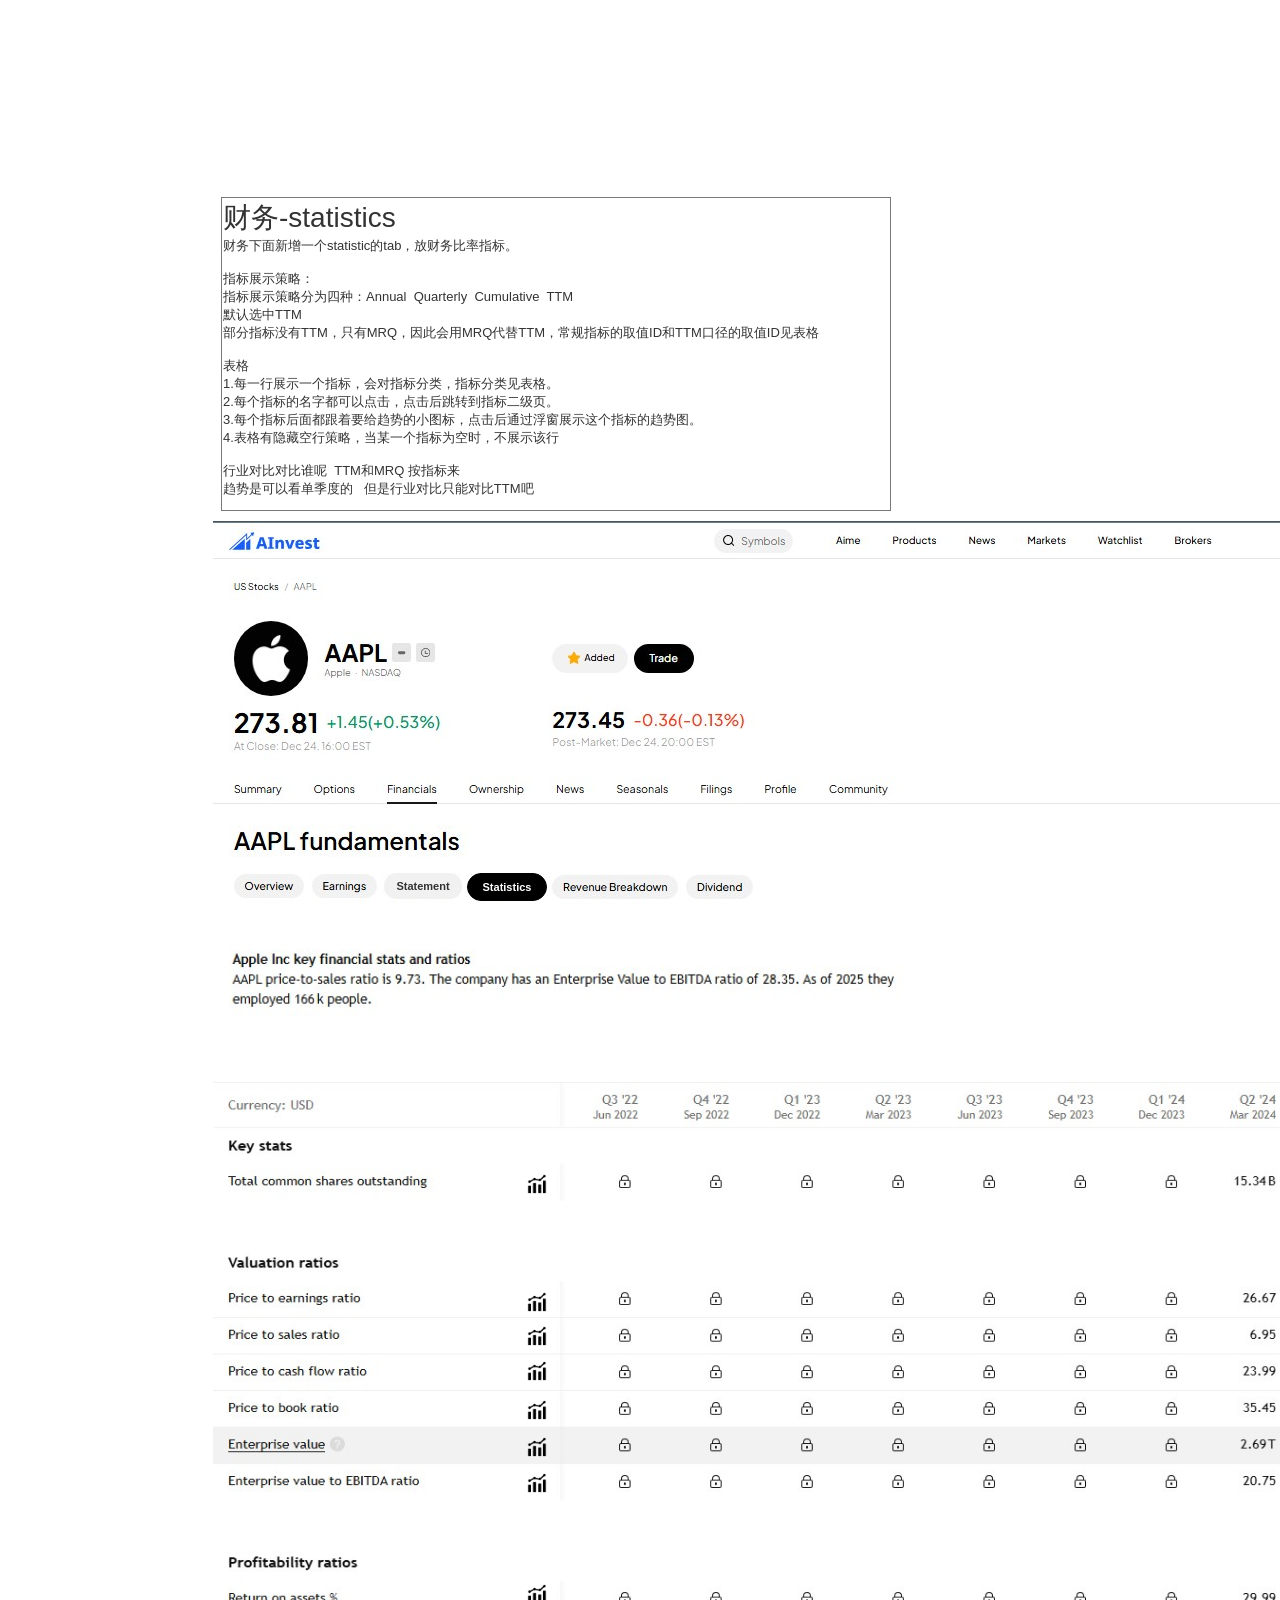
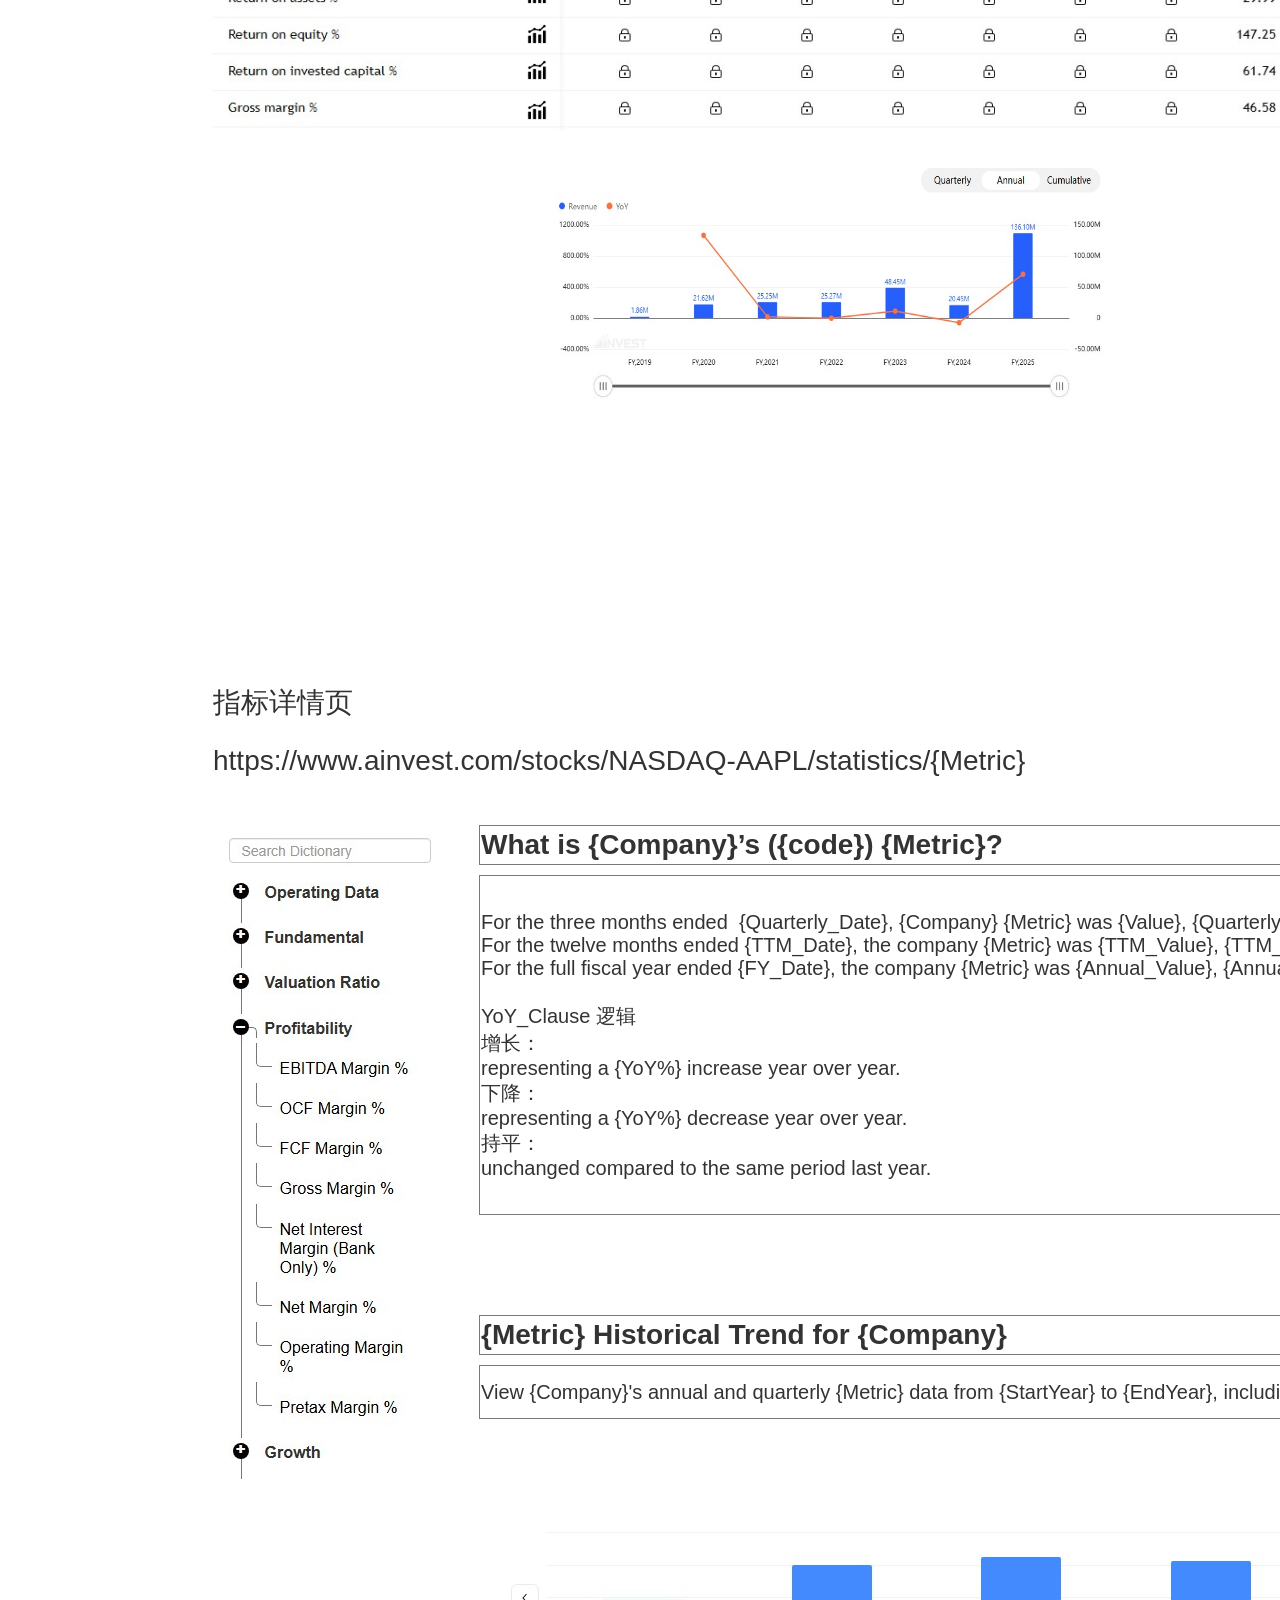
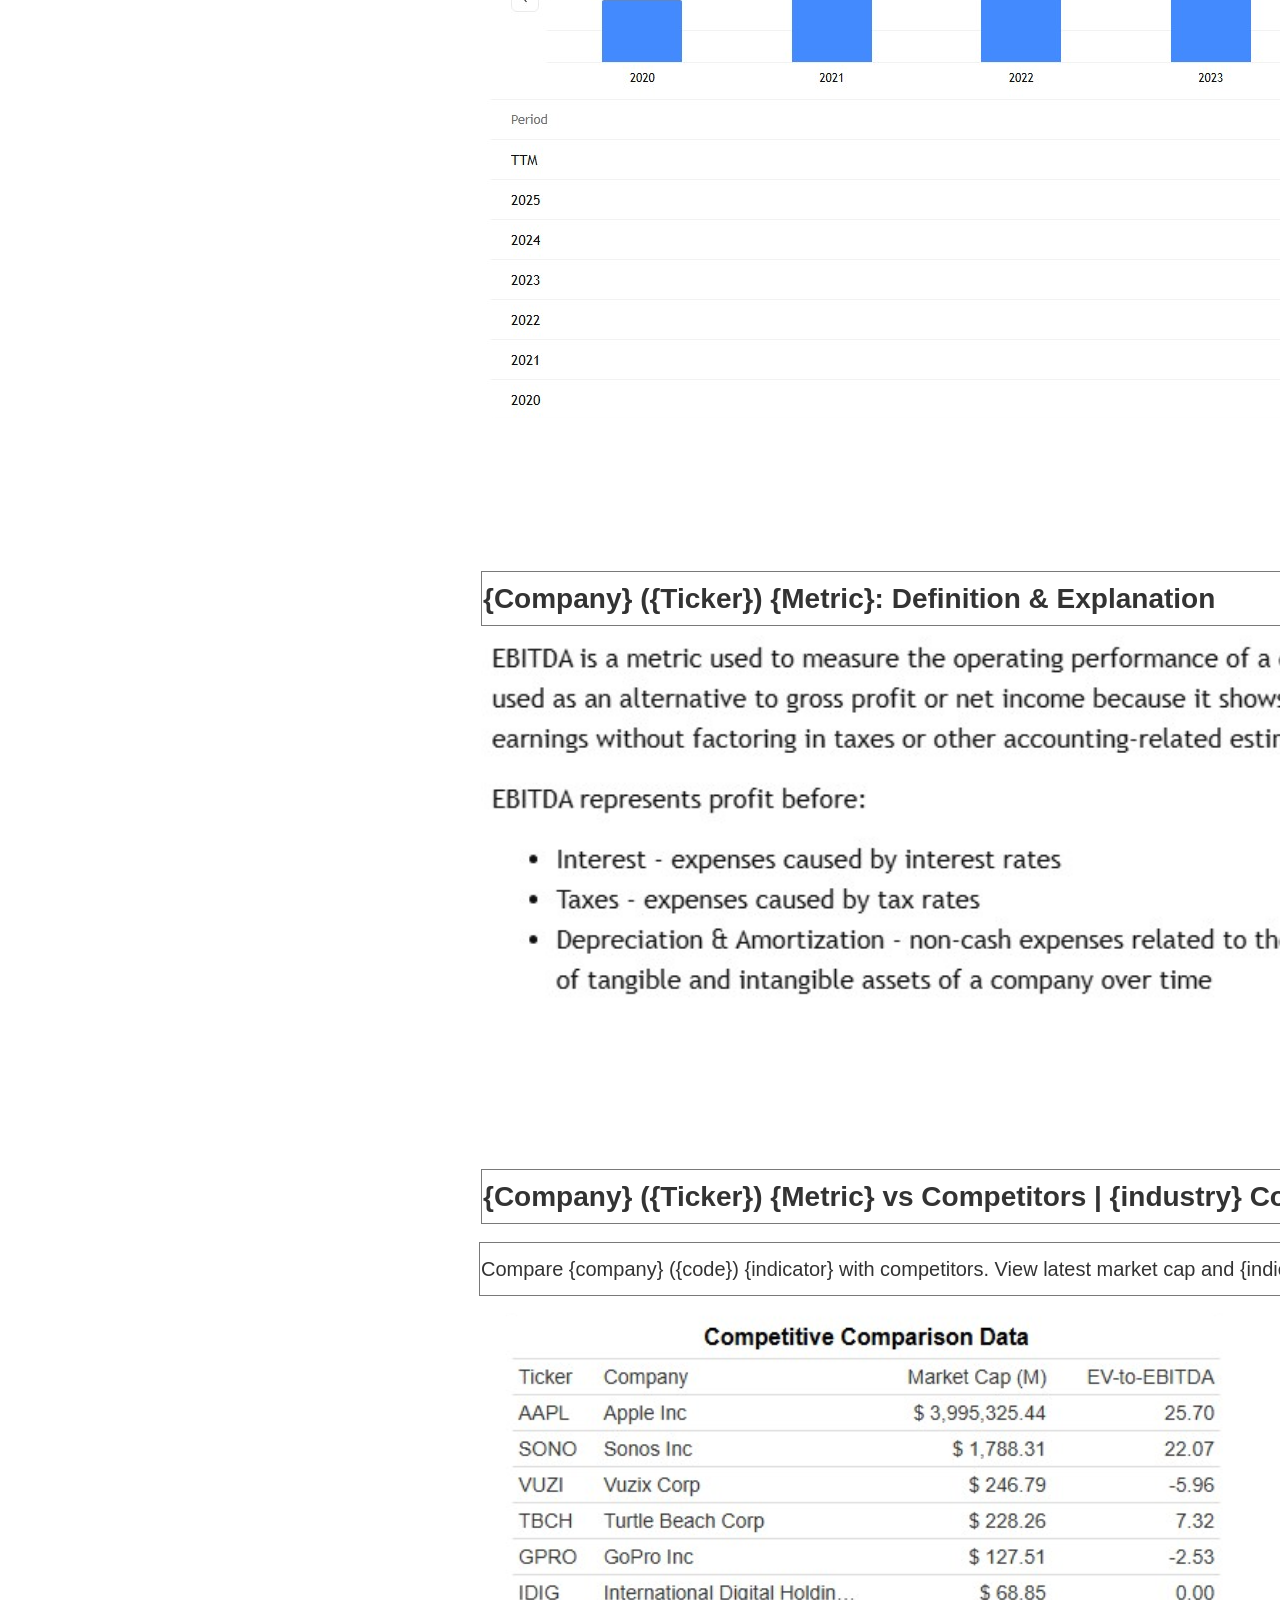
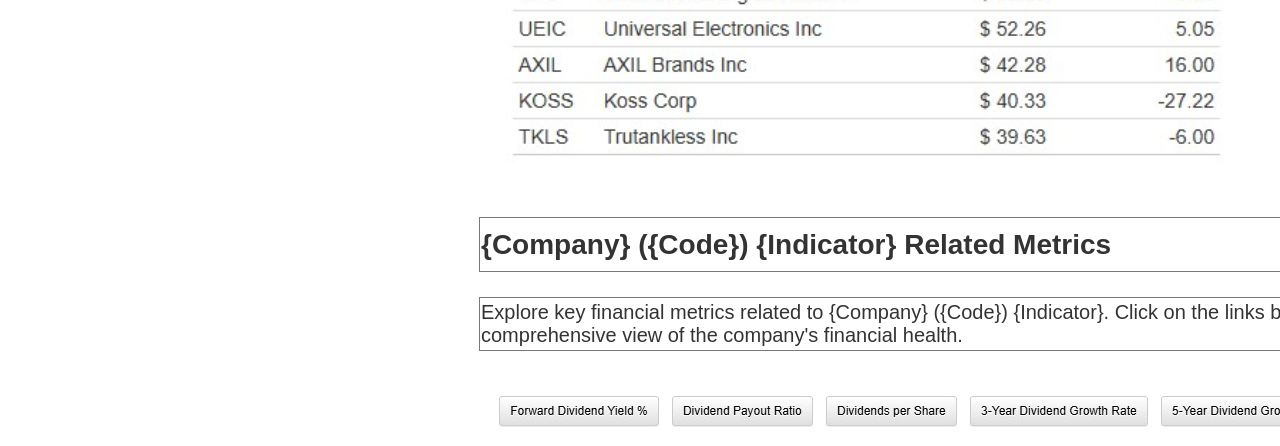
<file: 指标页seo方案.html>
﻿<!DOCTYPE html>
<html>
  <head>
    <title>指标页SEO方案</title>
    <meta http-equiv="X-UA-Compatible" content="IE=edge"/>
    <meta http-equiv="content-type" content="text/html; charset=utf-8"/>
    <meta name="apple-mobile-web-app-capable" content="yes"/>
    <link href="resources/css/jquery-ui-themes.css" type="text/css" rel="stylesheet"/>
    <link href="resources/css/axure_rp_page.css" type="text/css" rel="stylesheet"/>
    <link href="data/styles.css" type="text/css" rel="stylesheet"/>
    <link href="files/指标页seo方案/styles.css" type="text/css" rel="stylesheet"/>
    <script src="resources/scripts/jquery-1.7.1.min.js"></script>
    <script src="resources/scripts/jquery-ui-1.8.10.custom.min.js"></script>
    <script src="resources/scripts/axure/axQuery.js"></script>
    <script src="resources/scripts/axure/globals.js"></script>
    <script src="resources/scripts/axutils.js"></script>
    <script src="resources/scripts/axure/annotation.js"></script>
    <script src="resources/scripts/axure/axQuery.std.js"></script>
    <script src="resources/scripts/axure/doc.js"></script>
    <script src="data/document.js"></script>
    <script src="resources/scripts/messagecenter.js"></script>
    <script src="resources/scripts/axure/events.js"></script>
    <script src="resources/scripts/axure/recording.js"></script>
    <script src="resources/scripts/axure/action.js"></script>
    <script src="resources/scripts/axure/expr.js"></script>
    <script src="resources/scripts/axure/geometry.js"></script>
    <script src="resources/scripts/axure/flyout.js"></script>
    <script src="resources/scripts/axure/ie.js"></script>
    <script src="resources/scripts/axure/model.js"></script>
    <script src="resources/scripts/axure/repeater.js"></script>
    <script src="resources/scripts/axure/sto.js"></script>
    <script src="resources/scripts/axure/utils.temp.js"></script>
    <script src="resources/scripts/axure/variables.js"></script>
    <script src="resources/scripts/axure/drag.js"></script>
    <script src="resources/scripts/axure/move.js"></script>
    <script src="resources/scripts/axure/visibility.js"></script>
    <script src="resources/scripts/axure/style.js"></script>
    <script src="resources/scripts/axure/adaptive.js"></script>
    <script src="resources/scripts/axure/tree.js"></script>
    <script src="resources/scripts/axure/init.temp.js"></script>
    <script src="files/指标页seo方案/data.js"></script>
    <script src="resources/scripts/axure/legacy.js"></script>
    <script src="resources/scripts/axure/viewer.js"></script>
    <script src="resources/scripts/axure/math.js"></script>
    <script type="text/javascript">
      $axure.utils.getTransparentGifPath = function() { return 'resources/images/transparent.gif'; };
      $axure.utils.getOtherPath = function() { return 'resources/Other.html'; };
      $axure.utils.getReloadPath = function() { return 'resources/reload.html'; };
    </script>
  </head>
  <body>
    <div id="base" class="">

      <!-- Unnamed (图片) -->
      <div id="u28" class="ax_default _图片">
        <img id="u28_img" class="img " src="images/指标页seo方案/u28.png"/>
        <!-- Unnamed () -->
        <div id="u29" class="text" style="display: none; visibility: hidden">
          <p><span></span></p>
        </div>
      </div>

      <!-- Unnamed (矩形) -->
      <div id="u30" class="ax_default box_1">
        <div id="u30_div" class=""></div>
        <!-- Unnamed () -->
        <div id="u31" class="text" style="visibility: visible;">
          <p style="font-size:28px;"><span>财务-statistics</span></p><p style="font-size:13px;"><span>财务下面新增一个statistic的tab，放财务比率指标。</span></p><p style="font-size:13px;"><span><br></span></p><p style="font-size:13px;"><span>指标展示策略：</span></p><p style="font-size:13px;"><span>指标展示策略分为四种：Annual&nbsp; Quarterly&nbsp; Cumulative&nbsp; TTM</span></p><p style="font-size:13px;"><span>默认选中TTM</span></p><p style="font-size:13px;"><span>部分指标没有TTM，只有MRQ，因此会用MRQ代替TTM，常规指标的取值ID和TTM口径的取值ID见表格</span></p><p style="font-size:13px;"><span><br></span></p><p style="font-size:13px;"><span>表格</span></p><p style="font-size:13px;"><span>1.每一行展示一个指标，会对指标分类，指标分类见表格。</span></p><p style="font-size:13px;"><span>2.每个指标的名字都可以点击，点击后跳转到指标二级页。</span></p><p style="font-size:13px;"><span>3.每个指标后面都跟着要给趋势的小图标，点击后通过浮窗展示这个指标的趋势图。</span></p><p style="font-size:13px;"><span>4.表格有隐藏空行策略，当某一个指标为空时，不展示该行</span></p><p style="font-size:13px;"><span><br></span></p><p style="font-size:13px;"><span>行业对比对比谁呢&nbsp; TTM和MRQ 按指标来</span></p><p style="font-size:13px;"><span>趋势是可以看单季度的&nbsp;&nbsp; 但是行业对比只能对比TTM吧</span></p>
        </div>
      </div>

      <!-- Unnamed (图片) -->
      <div id="u32" class="ax_default _图片">
        <img id="u32_img" class="img " src="images/指标页seo方案/u32.png"/>
        <!-- Unnamed () -->
        <div id="u33" class="text" style="display: none; visibility: hidden">
          <p><span></span></p>
        </div>
      </div>

      <!-- Unnamed (图片) -->
      <div id="u34" class="ax_default _图片">
        <img id="u34_img" class="img " src="images/指标页seo方案/u34.png"/>
        <!-- Unnamed () -->
        <div id="u35" class="text" style="display: none; visibility: hidden">
          <p><span></span></p>
        </div>
      </div>

      <!-- Unnamed (图片) -->
      <div id="u36" class="ax_default _图片">
        <img id="u36_img" class="img " src="images/指标页seo方案/u36.png"/>
        <!-- Unnamed () -->
        <div id="u37" class="text" style="display: none; visibility: hidden">
          <p><span></span></p>
        </div>
      </div>

      <!-- Unnamed (图片) -->
      <div id="u38" class="ax_default _图片">
        <img id="u38_img" class="img " src="images/指标页seo方案/u38.png"/>
        <!-- Unnamed () -->
        <div id="u39" class="text" style="display: none; visibility: hidden">
          <p><span></span></p>
        </div>
      </div>

      <!-- Unnamed (图片) -->
      <div id="u40" class="ax_default _图片">
        <img id="u40_img" class="img " src="images/指标页seo方案/u40.png"/>
        <!-- Unnamed () -->
        <div id="u41" class="text" style="display: none; visibility: hidden">
          <p><span></span></p>
        </div>
      </div>

      <!-- Unnamed (图片) -->
      <div id="u42" class="ax_default _图片">
        <img id="u42_img" class="img " src="images/指标页seo方案/u42.png"/>
        <!-- Unnamed () -->
        <div id="u43" class="text" style="display: none; visibility: hidden">
          <p><span></span></p>
        </div>
      </div>

      <!-- Unnamed (图片) -->
      <div id="u44" class="ax_default _图片">
        <img id="u44_img" class="img " src="images/指标页seo方案/u44.png"/>
        <!-- Unnamed () -->
        <div id="u45" class="text" style="display: none; visibility: hidden">
          <p><span></span></p>
        </div>
      </div>

      <!-- Unnamed (图片) -->
      <div id="u46" class="ax_default _图片">
        <img id="u46_img" class="img " src="images/指标页seo方案/u36.png"/>
        <!-- Unnamed () -->
        <div id="u47" class="text" style="display: none; visibility: hidden">
          <p><span></span></p>
        </div>
      </div>

      <!-- Unnamed (矩形) -->
      <div id="u48" class="ax_default box_1">
        <img id="u48_img" class="img " src="images/指标页seo方案/u48.png"/>
        <!-- Unnamed () -->
        <div id="u49" class="text" style="visibility: visible;">
          <p><span>Statement</span></p>
        </div>
      </div>

      <!-- Unnamed (矩形) -->
      <div id="u50" class="ax_default box_1">
        <div id="u50_div" class=""></div>
        <!-- Unnamed () -->
        <div id="u51" class="text" style="visibility: visible;">
          <p><span>Statistics</span></p>
        </div>
      </div>

      <!-- Unnamed (图片) -->
      <div id="u52" class="ax_default _图片">
        <img id="u52_img" class="img " src="images/指标页seo方案/u52.png"/>
        <!-- Unnamed () -->
        <div id="u53" class="text" style="display: none; visibility: hidden">
          <p><span></span></p>
        </div>
      </div>

      <!-- Unnamed (图片) -->
      <div id="u54" class="ax_default _图片">
        <img id="u54_img" class="img " src="images/指标页seo方案/u54.png"/>
        <!-- Unnamed () -->
        <div id="u55" class="text" style="display: none; visibility: hidden">
          <p><span></span></p>
        </div>
      </div>

      <!-- Unnamed (图片) -->
      <div id="u56" class="ax_default _图片">
        <img id="u56_img" class="img " src="images/指标页seo方案/u54.png"/>
        <!-- Unnamed () -->
        <div id="u57" class="text" style="display: none; visibility: hidden">
          <p><span></span></p>
        </div>
      </div>

      <!-- Unnamed (图片) -->
      <div id="u58" class="ax_default _图片">
        <img id="u58_img" class="img " src="images/指标页seo方案/u54.png"/>
        <!-- Unnamed () -->
        <div id="u59" class="text" style="display: none; visibility: hidden">
          <p><span></span></p>
        </div>
      </div>

      <!-- Unnamed (图片) -->
      <div id="u60" class="ax_default _图片">
        <img id="u60_img" class="img " src="images/指标页seo方案/u54.png"/>
        <!-- Unnamed () -->
        <div id="u61" class="text" style="display: none; visibility: hidden">
          <p><span></span></p>
        </div>
      </div>

      <!-- Unnamed (图片) -->
      <div id="u62" class="ax_default _图片">
        <img id="u62_img" class="img " src="images/指标页seo方案/u54.png"/>
        <!-- Unnamed () -->
        <div id="u63" class="text" style="display: none; visibility: hidden">
          <p><span></span></p>
        </div>
      </div>

      <!-- Unnamed (图片) -->
      <div id="u64" class="ax_default _图片">
        <img id="u64_img" class="img " src="images/指标页seo方案/u54.png"/>
        <!-- Unnamed () -->
        <div id="u65" class="text" style="display: none; visibility: hidden">
          <p><span></span></p>
        </div>
      </div>

      <!-- Unnamed (图片) -->
      <div id="u66" class="ax_default _图片">
        <img id="u66_img" class="img " src="images/指标页seo方案/u54.png"/>
        <!-- Unnamed () -->
        <div id="u67" class="text" style="display: none; visibility: hidden">
          <p><span></span></p>
        </div>
      </div>

      <!-- Unnamed (图片) -->
      <div id="u68" class="ax_default _图片">
        <img id="u68_img" class="img " src="images/指标页seo方案/u54.png"/>
        <!-- Unnamed () -->
        <div id="u69" class="text" style="display: none; visibility: hidden">
          <p><span></span></p>
        </div>
      </div>

      <!-- Unnamed (图片) -->
      <div id="u70" class="ax_default _图片">
        <img id="u70_img" class="img " src="images/指标页seo方案/u54.png"/>
        <!-- Unnamed () -->
        <div id="u71" class="text" style="display: none; visibility: hidden">
          <p><span></span></p>
        </div>
      </div>

      <!-- Unnamed (图片) -->
      <div id="u72" class="ax_default _图片">
        <img id="u72_img" class="img " src="images/指标页seo方案/u54.png"/>
        <!-- Unnamed () -->
        <div id="u73" class="text" style="display: none; visibility: hidden">
          <p><span></span></p>
        </div>
      </div>

      <!-- Unnamed (图片) -->
      <div id="u74" class="ax_default _图片">
        <img id="u74_img" class="img " src="images/指标页seo方案/u54.png"/>
        <!-- Unnamed () -->
        <div id="u75" class="text" style="display: none; visibility: hidden">
          <p><span></span></p>
        </div>
      </div>

      <!-- Unnamed (图片) -->
      <div id="u76" class="ax_default _图片">
        <img id="u76_img" class="img " src="images/指标页seo方案/u76.png"/>
        <!-- Unnamed () -->
        <div id="u77" class="text" style="display: none; visibility: hidden">
          <p><span></span></p>
        </div>
      </div>

      <!-- Unnamed (图片) -->
      <div id="u78" class="ax_default _图片">
        <img id="u78_img" class="img " src="images/指标页seo方案/u78.png"/>
        <!-- Unnamed () -->
        <div id="u79" class="text" style="display: none; visibility: hidden">
          <p><span></span></p>
        </div>
      </div>

      <!-- Unnamed (表格) -->
      <div id="u80" class="ax_default">

        <!-- Unnamed (单元格) -->
        <div id="u81" class="ax_default table_cell">
          <img id="u81_img" class="img " src="images/指标页seo方案/u81.png"/>
          <!-- Unnamed () -->
          <div id="u82" class="text" style="visibility: visible;">
            <p><span>分类英文名</span></p>
          </div>
        </div>

        <!-- Unnamed (单元格) -->
        <div id="u83" class="ax_default table_cell">
          <img id="u83_img" class="img " src="images/指标页seo方案/u81.png"/>
          <!-- Unnamed () -->
          <div id="u84" class="text" style="visibility: visible;">
            <p><span>分类中文名</span></p>
          </div>
        </div>

        <!-- Unnamed (单元格) -->
        <div id="u85" class="ax_default table_cell">
          <img id="u85_img" class="img " src="images/指标页seo方案/u81.png"/>
          <!-- Unnamed () -->
          <div id="u86" class="text" style="visibility: visible;">
            <p><span>指标英文名</span></p>
          </div>
        </div>

        <!-- Unnamed (单元格) -->
        <div id="u87" class="ax_default table_cell">
          <img id="u87_img" class="img " src="images/指标页seo方案/u81.png"/>
          <!-- Unnamed () -->
          <div id="u88" class="text" style="visibility: visible;">
            <p><span>指标中文名</span></p>
          </div>
        </div>

        <!-- Unnamed (单元格) -->
        <div id="u89" class="ax_default table_cell">
          <img id="u89_img" class="img " src="images/指标页seo方案/u81.png"/>
          <!-- Unnamed () -->
          <div id="u90" class="text" style="visibility: visible;">
            <p><span>指标ID</span></p>
          </div>
        </div>

        <!-- Unnamed (单元格) -->
        <div id="u91" class="ax_default table_cell">
          <img id="u91_img" class="img " src="images/指标页seo方案/u81.png"/>
          <!-- Unnamed () -->
          <div id="u92" class="text" style="visibility: visible;">
            <p><span>TTM对应指标id</span></p>
          </div>
        </div>

        <!-- Unnamed (单元格) -->
        <div id="u93" class="ax_default table_cell">
          <img id="u93_img" class="img " src="images/指标页seo方案/u81.png"/>
          <!-- Unnamed () -->
          <div id="u94" class="text" style="visibility: visible;">
            <p><span>财务-statistics</span></p>
          </div>
        </div>

        <!-- Unnamed (单元格) -->
        <div id="u95" class="ax_default table_cell">
          <img id="u95_img" class="img " src="images/指标页seo方案/u81.png"/>
          <!-- Unnamed () -->
          <div id="u96" class="text" style="visibility: visible;">
            <p><span>lite-statistics</span></p>
          </div>
        </div>

        <!-- Unnamed (单元格) -->
        <div id="u97" class="ax_default table_cell">
          <img id="u97_img" class="img " src="images/指标页seo方案/u97.png"/>
          <!-- Unnamed () -->
          <div id="u98" class="text" style="visibility: visible;">
            <p><span>指标详情页</span></p>
          </div>
        </div>

        <!-- Unnamed (单元格) -->
        <div id="u99" class="ax_default">
          <img id="u99_img" class="img " src="images/指标页seo方案/u81.png"/>
          <!-- Unnamed () -->
          <div id="u100" class="text" style="visibility: visible;">
            <p><span>Valuation</span></p>
          </div>
        </div>

        <!-- Unnamed (单元格) -->
        <div id="u101" class="ax_default">
          <img id="u101_img" class="img " src="images/指标页seo方案/u81.png"/>
          <!-- Unnamed () -->
          <div id="u102" class="text" style="visibility: visible;">
            <p><span>估值</span></p>
          </div>
        </div>

        <!-- Unnamed (单元格) -->
        <div id="u103" class="ax_default">
          <img id="u103_img" class="img " src="images/指标页seo方案/u81.png"/>
          <!-- Unnamed () -->
          <div id="u104" class="text" style="visibility: visible;">
            <p><span>Market Cap</span></p>
          </div>
        </div>

        <!-- Unnamed (单元格) -->
        <div id="u105" class="ax_default">
          <img id="u105_img" class="img " src="images/指标页seo方案/u81.png"/>
          <!-- Unnamed () -->
          <div id="u106" class="text" style="visibility: visible;">
            <p><span>市值</span></p>
          </div>
        </div>

        <!-- Unnamed (单元格) -->
        <div id="u107" class="ax_default table_cell">
          <img id="u107_img" class="img " src="images/指标页seo方案/u81.png"/>
          <!-- Unnamed () -->
          <div id="u108" class="text" style="display: none; visibility: hidden">
            <p><span></span></p>
          </div>
        </div>

        <!-- Unnamed (单元格) -->
        <div id="u109" class="ax_default table_cell">
          <img id="u109_img" class="img " src="images/指标页seo方案/u81.png"/>
          <!-- Unnamed () -->
          <div id="u110" class="text" style="display: none; visibility: hidden">
            <p><span></span></p>
          </div>
        </div>

        <!-- Unnamed (单元格) -->
        <div id="u111" class="ax_default table_cell">
          <img id="u111_img" class="img " src="images/指标页seo方案/u81.png"/>
          <!-- Unnamed () -->
          <div id="u112" class="text" style="display: none; visibility: hidden">
            <p><span></span></p>
          </div>
        </div>

        <!-- Unnamed (单元格) -->
        <div id="u113" class="ax_default table_cell">
          <img id="u113_img" class="img " src="images/指标页seo方案/u81.png"/>
          <!-- Unnamed () -->
          <div id="u114" class="text" style="display: none; visibility: hidden">
            <p><span></span></p>
          </div>
        </div>

        <!-- Unnamed (单元格) -->
        <div id="u115" class="ax_default table_cell">
          <img id="u115_img" class="img " src="images/指标页seo方案/u97.png"/>
          <!-- Unnamed () -->
          <div id="u116" class="text" style="display: none; visibility: hidden">
            <p><span></span></p>
          </div>
        </div>

        <!-- Unnamed (单元格) -->
        <div id="u117" class="ax_default">
          <img id="u117_img" class="img " src="images/指标页seo方案/u81.png"/>
          <!-- Unnamed () -->
          <div id="u118" class="text" style="visibility: visible;">
            <p><span>Valuation</span></p>
          </div>
        </div>

        <!-- Unnamed (单元格) -->
        <div id="u119" class="ax_default">
          <img id="u119_img" class="img " src="images/指标页seo方案/u81.png"/>
          <!-- Unnamed () -->
          <div id="u120" class="text" style="visibility: visible;">
            <p><span>估值</span></p>
          </div>
        </div>

        <!-- Unnamed (单元格) -->
        <div id="u121" class="ax_default">
          <img id="u121_img" class="img " src="images/指标页seo方案/u81.png"/>
          <!-- Unnamed () -->
          <div id="u122" class="text" style="visibility: visible;">
            <p><span>Enterprise Value</span></p>
          </div>
        </div>

        <!-- Unnamed (单元格) -->
        <div id="u123" class="ax_default">
          <img id="u123_img" class="img " src="images/指标页seo方案/u81.png"/>
          <!-- Unnamed () -->
          <div id="u124" class="text" style="visibility: visible;">
            <p><span>企业价值</span></p>
          </div>
        </div>

        <!-- Unnamed (单元格) -->
        <div id="u125" class="ax_default table_cell">
          <img id="u125_img" class="img " src="images/指标页seo方案/u81.png"/>
          <!-- Unnamed () -->
          <div id="u126" class="text" style="display: none; visibility: hidden">
            <p><span></span></p>
          </div>
        </div>

        <!-- Unnamed (单元格) -->
        <div id="u127" class="ax_default table_cell">
          <img id="u127_img" class="img " src="images/指标页seo方案/u81.png"/>
          <!-- Unnamed () -->
          <div id="u128" class="text" style="display: none; visibility: hidden">
            <p><span></span></p>
          </div>
        </div>

        <!-- Unnamed (单元格) -->
        <div id="u129" class="ax_default table_cell">
          <img id="u129_img" class="img " src="images/指标页seo方案/u81.png"/>
          <!-- Unnamed () -->
          <div id="u130" class="text" style="display: none; visibility: hidden">
            <p><span></span></p>
          </div>
        </div>

        <!-- Unnamed (单元格) -->
        <div id="u131" class="ax_default table_cell">
          <img id="u131_img" class="img " src="images/指标页seo方案/u81.png"/>
          <!-- Unnamed () -->
          <div id="u132" class="text" style="display: none; visibility: hidden">
            <p><span></span></p>
          </div>
        </div>

        <!-- Unnamed (单元格) -->
        <div id="u133" class="ax_default table_cell">
          <img id="u133_img" class="img " src="images/指标页seo方案/u97.png"/>
          <!-- Unnamed () -->
          <div id="u134" class="text" style="display: none; visibility: hidden">
            <p><span></span></p>
          </div>
        </div>

        <!-- Unnamed (单元格) -->
        <div id="u135" class="ax_default">
          <img id="u135_img" class="img " src="images/指标页seo方案/u81.png"/>
          <!-- Unnamed () -->
          <div id="u136" class="text" style="visibility: visible;">
            <p><span>Valuation Ratios</span></p>
          </div>
        </div>

        <!-- Unnamed (单元格) -->
        <div id="u137" class="ax_default">
          <img id="u137_img" class="img " src="images/指标页seo方案/u81.png"/>
          <!-- Unnamed () -->
          <div id="u138" class="text" style="visibility: visible;">
            <p><span>估值倍数</span></p>
          </div>
        </div>

        <!-- Unnamed (单元格) -->
        <div id="u139" class="ax_default">
          <img id="u139_img" class="img " src="images/指标页seo方案/u81.png"/>
          <!-- Unnamed () -->
          <div id="u140" class="text" style="visibility: visible;">
            <p><span>PE Ratio</span></p>
          </div>
        </div>

        <!-- Unnamed (单元格) -->
        <div id="u141" class="ax_default">
          <img id="u141_img" class="img " src="images/指标页seo方案/u81.png"/>
          <!-- Unnamed () -->
          <div id="u142" class="text" style="visibility: visible;">
            <p><span>市盈率</span></p>
          </div>
        </div>

        <!-- Unnamed (单元格) -->
        <div id="u143" class="ax_default">
          <img id="u143_img" class="img " src="images/指标页seo方案/u81.png"/>
          <!-- Unnamed () -->
          <div id="u144" class="text" style="display: none; visibility: hidden">
            <p><span></span></p>
          </div>
        </div>

        <!-- Unnamed (单元格) -->
        <div id="u145" class="ax_default table_cell">
          <img id="u145_img" class="img " src="images/指标页seo方案/u81.png"/>
          <!-- Unnamed () -->
          <div id="u146" class="text" style="display: none; visibility: hidden">
            <p><span></span></p>
          </div>
        </div>

        <!-- Unnamed (单元格) -->
        <div id="u147" class="ax_default table_cell">
          <img id="u147_img" class="img " src="images/指标页seo方案/u81.png"/>
          <!-- Unnamed () -->
          <div id="u148" class="text" style="display: none; visibility: hidden">
            <p><span></span></p>
          </div>
        </div>

        <!-- Unnamed (单元格) -->
        <div id="u149" class="ax_default table_cell">
          <img id="u149_img" class="img " src="images/指标页seo方案/u81.png"/>
          <!-- Unnamed () -->
          <div id="u150" class="text" style="display: none; visibility: hidden">
            <p><span></span></p>
          </div>
        </div>

        <!-- Unnamed (单元格) -->
        <div id="u151" class="ax_default table_cell">
          <img id="u151_img" class="img " src="images/指标页seo方案/u97.png"/>
          <!-- Unnamed () -->
          <div id="u152" class="text" style="display: none; visibility: hidden">
            <p><span></span></p>
          </div>
        </div>

        <!-- Unnamed (单元格) -->
        <div id="u153" class="ax_default">
          <img id="u153_img" class="img " src="images/指标页seo方案/u81.png"/>
          <!-- Unnamed () -->
          <div id="u154" class="text" style="visibility: visible;">
            <p><span>Valuation Ratios</span></p>
          </div>
        </div>

        <!-- Unnamed (单元格) -->
        <div id="u155" class="ax_default">
          <img id="u155_img" class="img " src="images/指标页seo方案/u81.png"/>
          <!-- Unnamed () -->
          <div id="u156" class="text" style="visibility: visible;">
            <p><span>估值倍数</span></p>
          </div>
        </div>

        <!-- Unnamed (单元格) -->
        <div id="u157" class="ax_default">
          <img id="u157_img" class="img " src="images/指标页seo方案/u81.png"/>
          <!-- Unnamed () -->
          <div id="u158" class="text" style="visibility: visible;">
            <p><span>PB Ratio</span></p>
          </div>
        </div>

        <!-- Unnamed (单元格) -->
        <div id="u159" class="ax_default">
          <img id="u159_img" class="img " src="images/指标页seo方案/u81.png"/>
          <!-- Unnamed () -->
          <div id="u160" class="text" style="visibility: visible;">
            <p><span>市净率</span></p>
          </div>
        </div>

        <!-- Unnamed (单元格) -->
        <div id="u161" class="ax_default">
          <img id="u161_img" class="img " src="images/指标页seo方案/u81.png"/>
          <!-- Unnamed () -->
          <div id="u162" class="text" style="display: none; visibility: hidden">
            <p><span></span></p>
          </div>
        </div>

        <!-- Unnamed (单元格) -->
        <div id="u163" class="ax_default table_cell">
          <img id="u163_img" class="img " src="images/指标页seo方案/u81.png"/>
          <!-- Unnamed () -->
          <div id="u164" class="text" style="display: none; visibility: hidden">
            <p><span></span></p>
          </div>
        </div>

        <!-- Unnamed (单元格) -->
        <div id="u165" class="ax_default table_cell">
          <img id="u165_img" class="img " src="images/指标页seo方案/u81.png"/>
          <!-- Unnamed () -->
          <div id="u166" class="text" style="display: none; visibility: hidden">
            <p><span></span></p>
          </div>
        </div>

        <!-- Unnamed (单元格) -->
        <div id="u167" class="ax_default table_cell">
          <img id="u167_img" class="img " src="images/指标页seo方案/u81.png"/>
          <!-- Unnamed () -->
          <div id="u168" class="text" style="display: none; visibility: hidden">
            <p><span></span></p>
          </div>
        </div>

        <!-- Unnamed (单元格) -->
        <div id="u169" class="ax_default table_cell">
          <img id="u169_img" class="img " src="images/指标页seo方案/u97.png"/>
          <!-- Unnamed () -->
          <div id="u170" class="text" style="display: none; visibility: hidden">
            <p><span></span></p>
          </div>
        </div>

        <!-- Unnamed (单元格) -->
        <div id="u171" class="ax_default">
          <img id="u171_img" class="img " src="images/指标页seo方案/u81.png"/>
          <!-- Unnamed () -->
          <div id="u172" class="text" style="visibility: visible;">
            <p><span>Valuation Ratios</span></p>
          </div>
        </div>

        <!-- Unnamed (单元格) -->
        <div id="u173" class="ax_default">
          <img id="u173_img" class="img " src="images/指标页seo方案/u81.png"/>
          <!-- Unnamed () -->
          <div id="u174" class="text" style="visibility: visible;">
            <p><span>估值倍数</span></p>
          </div>
        </div>

        <!-- Unnamed (单元格) -->
        <div id="u175" class="ax_default">
          <img id="u175_img" class="img " src="images/指标页seo方案/u81.png"/>
          <!-- Unnamed () -->
          <div id="u176" class="text" style="visibility: visible;">
            <p><span>PS Ratio</span></p>
          </div>
        </div>

        <!-- Unnamed (单元格) -->
        <div id="u177" class="ax_default">
          <img id="u177_img" class="img " src="images/指标页seo方案/u81.png"/>
          <!-- Unnamed () -->
          <div id="u178" class="text" style="visibility: visible;">
            <p><span>市销率</span></p>
          </div>
        </div>

        <!-- Unnamed (单元格) -->
        <div id="u179" class="ax_default">
          <img id="u179_img" class="img " src="images/指标页seo方案/u81.png"/>
          <!-- Unnamed () -->
          <div id="u180" class="text" style="display: none; visibility: hidden">
            <p><span></span></p>
          </div>
        </div>

        <!-- Unnamed (单元格) -->
        <div id="u181" class="ax_default table_cell">
          <img id="u181_img" class="img " src="images/指标页seo方案/u81.png"/>
          <!-- Unnamed () -->
          <div id="u182" class="text" style="display: none; visibility: hidden">
            <p><span></span></p>
          </div>
        </div>

        <!-- Unnamed (单元格) -->
        <div id="u183" class="ax_default table_cell">
          <img id="u183_img" class="img " src="images/指标页seo方案/u81.png"/>
          <!-- Unnamed () -->
          <div id="u184" class="text" style="display: none; visibility: hidden">
            <p><span></span></p>
          </div>
        </div>

        <!-- Unnamed (单元格) -->
        <div id="u185" class="ax_default table_cell">
          <img id="u185_img" class="img " src="images/指标页seo方案/u81.png"/>
          <!-- Unnamed () -->
          <div id="u186" class="text" style="display: none; visibility: hidden">
            <p><span></span></p>
          </div>
        </div>

        <!-- Unnamed (单元格) -->
        <div id="u187" class="ax_default table_cell">
          <img id="u187_img" class="img " src="images/指标页seo方案/u97.png"/>
          <!-- Unnamed () -->
          <div id="u188" class="text" style="display: none; visibility: hidden">
            <p><span></span></p>
          </div>
        </div>

        <!-- Unnamed (单元格) -->
        <div id="u189" class="ax_default">
          <img id="u189_img" class="img " src="images/指标页seo方案/u189.png"/>
          <!-- Unnamed () -->
          <div id="u190" class="text" style="visibility: visible;">
            <p><span>Valuation Ratios</span></p>
          </div>
        </div>

        <!-- Unnamed (单元格) -->
        <div id="u191" class="ax_default">
          <img id="u191_img" class="img " src="images/指标页seo方案/u189.png"/>
          <!-- Unnamed () -->
          <div id="u192" class="text" style="visibility: visible;">
            <p><span>估值倍数</span></p>
          </div>
        </div>

        <!-- Unnamed (单元格) -->
        <div id="u193" class="ax_default">
          <img id="u193_img" class="img " src="images/指标页seo方案/u189.png"/>
          <!-- Unnamed () -->
          <div id="u194" class="text" style="visibility: visible;">
            <p><span>P/CF Ratio</span></p>
          </div>
        </div>

        <!-- Unnamed (单元格) -->
        <div id="u195" class="ax_default">
          <img id="u195_img" class="img " src="images/指标页seo方案/u189.png"/>
          <!-- Unnamed () -->
          <div id="u196" class="text" style="visibility: visible;">
            <p><span>市现率</span></p>
          </div>
        </div>

        <!-- Unnamed (单元格) -->
        <div id="u197" class="ax_default">
          <img id="u197_img" class="img " src="images/指标页seo方案/u189.png"/>
          <!-- Unnamed () -->
          <div id="u198" class="text" style="display: none; visibility: hidden">
            <p><span></span></p>
          </div>
        </div>

        <!-- Unnamed (单元格) -->
        <div id="u199" class="ax_default table_cell">
          <img id="u199_img" class="img " src="images/指标页seo方案/u189.png"/>
          <!-- Unnamed () -->
          <div id="u200" class="text" style="display: none; visibility: hidden">
            <p><span></span></p>
          </div>
        </div>

        <!-- Unnamed (单元格) -->
        <div id="u201" class="ax_default table_cell">
          <img id="u201_img" class="img " src="images/指标页seo方案/u189.png"/>
          <!-- Unnamed () -->
          <div id="u202" class="text" style="display: none; visibility: hidden">
            <p><span></span></p>
          </div>
        </div>

        <!-- Unnamed (单元格) -->
        <div id="u203" class="ax_default table_cell">
          <img id="u203_img" class="img " src="images/指标页seo方案/u189.png"/>
          <!-- Unnamed () -->
          <div id="u204" class="text" style="display: none; visibility: hidden">
            <p><span></span></p>
          </div>
        </div>

        <!-- Unnamed (单元格) -->
        <div id="u205" class="ax_default table_cell">
          <img id="u205_img" class="img " src="images/指标页seo方案/u205.png"/>
          <!-- Unnamed () -->
          <div id="u206" class="text" style="display: none; visibility: hidden">
            <p><span></span></p>
          </div>
        </div>

        <!-- Unnamed (单元格) -->
        <div id="u207" class="ax_default">
          <img id="u207_img" class="img " src="images/指标页seo方案/u189.png"/>
          <!-- Unnamed () -->
          <div id="u208" class="text" style="visibility: visible;">
            <p><span>Valuation Ratios</span></p>
          </div>
        </div>

        <!-- Unnamed (单元格) -->
        <div id="u209" class="ax_default">
          <img id="u209_img" class="img " src="images/指标页seo方案/u189.png"/>
          <!-- Unnamed () -->
          <div id="u210" class="text" style="visibility: visible;">
            <p><span>估值倍数</span></p>
          </div>
        </div>

        <!-- Unnamed (单元格) -->
        <div id="u211" class="ax_default">
          <img id="u211_img" class="img " src="images/指标页seo方案/u189.png"/>
          <!-- Unnamed () -->
          <div id="u212" class="text" style="visibility: visible;">
            <p><span>P/FCF Ratio</span></p>
          </div>
        </div>

        <!-- Unnamed (单元格) -->
        <div id="u213" class="ax_default">
          <img id="u213_img" class="img " src="images/指标页seo方案/u189.png"/>
          <!-- Unnamed () -->
          <div id="u214" class="text" style="visibility: visible;">
            <p><span>市现率（自由现金流）</span></p>
          </div>
        </div>

        <!-- Unnamed (单元格) -->
        <div id="u215" class="ax_default">
          <img id="u215_img" class="img " src="images/指标页seo方案/u189.png"/>
          <!-- Unnamed () -->
          <div id="u216" class="text" style="display: none; visibility: hidden">
            <p><span></span></p>
          </div>
        </div>

        <!-- Unnamed (单元格) -->
        <div id="u217" class="ax_default table_cell">
          <img id="u217_img" class="img " src="images/指标页seo方案/u189.png"/>
          <!-- Unnamed () -->
          <div id="u218" class="text" style="display: none; visibility: hidden">
            <p><span></span></p>
          </div>
        </div>

        <!-- Unnamed (单元格) -->
        <div id="u219" class="ax_default table_cell">
          <img id="u219_img" class="img " src="images/指标页seo方案/u189.png"/>
          <!-- Unnamed () -->
          <div id="u220" class="text" style="display: none; visibility: hidden">
            <p><span></span></p>
          </div>
        </div>

        <!-- Unnamed (单元格) -->
        <div id="u221" class="ax_default table_cell">
          <img id="u221_img" class="img " src="images/指标页seo方案/u189.png"/>
          <!-- Unnamed () -->
          <div id="u222" class="text" style="display: none; visibility: hidden">
            <p><span></span></p>
          </div>
        </div>

        <!-- Unnamed (单元格) -->
        <div id="u223" class="ax_default table_cell">
          <img id="u223_img" class="img " src="images/指标页seo方案/u205.png"/>
          <!-- Unnamed () -->
          <div id="u224" class="text" style="display: none; visibility: hidden">
            <p><span></span></p>
          </div>
        </div>

        <!-- Unnamed (单元格) -->
        <div id="u225" class="ax_default">
          <img id="u225_img" class="img " src="images/指标页seo方案/u189.png"/>
          <!-- Unnamed () -->
          <div id="u226" class="text" style="visibility: visible;">
            <p><span>Valuation Ratios</span></p>
          </div>
        </div>

        <!-- Unnamed (单元格) -->
        <div id="u227" class="ax_default">
          <img id="u227_img" class="img " src="images/指标页seo方案/u189.png"/>
          <!-- Unnamed () -->
          <div id="u228" class="text" style="visibility: visible;">
            <p><span>估值倍数</span></p>
          </div>
        </div>

        <!-- Unnamed (单元格) -->
        <div id="u229" class="ax_default">
          <img id="u229_img" class="img " src="images/指标页seo方案/u189.png"/>
          <!-- Unnamed () -->
          <div id="u230" class="text" style="visibility: visible;">
            <p><span>EV/EBITDA</span></p>
          </div>
        </div>

        <!-- Unnamed (单元格) -->
        <div id="u231" class="ax_default">
          <img id="u231_img" class="img " src="images/指标页seo方案/u189.png"/>
          <!-- Unnamed () -->
          <div id="u232" class="text" style="visibility: visible;">
            <p><span>企业价值倍数</span></p>
          </div>
        </div>

        <!-- Unnamed (单元格) -->
        <div id="u233" class="ax_default">
          <img id="u233_img" class="img " src="images/指标页seo方案/u189.png"/>
          <!-- Unnamed () -->
          <div id="u234" class="text" style="display: none; visibility: hidden">
            <p><span></span></p>
          </div>
        </div>

        <!-- Unnamed (单元格) -->
        <div id="u235" class="ax_default table_cell">
          <img id="u235_img" class="img " src="images/指标页seo方案/u189.png"/>
          <!-- Unnamed () -->
          <div id="u236" class="text" style="display: none; visibility: hidden">
            <p><span></span></p>
          </div>
        </div>

        <!-- Unnamed (单元格) -->
        <div id="u237" class="ax_default table_cell">
          <img id="u237_img" class="img " src="images/指标页seo方案/u189.png"/>
          <!-- Unnamed () -->
          <div id="u238" class="text" style="display: none; visibility: hidden">
            <p><span></span></p>
          </div>
        </div>

        <!-- Unnamed (单元格) -->
        <div id="u239" class="ax_default table_cell">
          <img id="u239_img" class="img " src="images/指标页seo方案/u189.png"/>
          <!-- Unnamed () -->
          <div id="u240" class="text" style="display: none; visibility: hidden">
            <p><span></span></p>
          </div>
        </div>

        <!-- Unnamed (单元格) -->
        <div id="u241" class="ax_default table_cell">
          <img id="u241_img" class="img " src="images/指标页seo方案/u205.png"/>
          <!-- Unnamed () -->
          <div id="u242" class="text" style="display: none; visibility: hidden">
            <p><span></span></p>
          </div>
        </div>

        <!-- Unnamed (单元格) -->
        <div id="u243" class="ax_default">
          <img id="u243_img" class="img " src="images/指标页seo方案/u189.png"/>
          <!-- Unnamed () -->
          <div id="u244" class="text" style="visibility: visible;">
            <p><span>Valuation Ratios</span></p>
          </div>
        </div>

        <!-- Unnamed (单元格) -->
        <div id="u245" class="ax_default">
          <img id="u245_img" class="img " src="images/指标页seo方案/u189.png"/>
          <!-- Unnamed () -->
          <div id="u246" class="text" style="visibility: visible;">
            <p><span>估值倍数</span></p>
          </div>
        </div>

        <!-- Unnamed (单元格) -->
        <div id="u247" class="ax_default">
          <img id="u247_img" class="img " src="images/指标页seo方案/u189.png"/>
          <!-- Unnamed () -->
          <div id="u248" class="text" style="visibility: visible;">
            <p><span>EV/Sales</span></p>
          </div>
        </div>

        <!-- Unnamed (单元格) -->
        <div id="u249" class="ax_default">
          <img id="u249_img" class="img " src="images/指标页seo方案/u189.png"/>
          <!-- Unnamed () -->
          <div id="u250" class="text" style="visibility: visible;">
            <p><span>企业价值 / 销售额</span></p>
          </div>
        </div>

        <!-- Unnamed (单元格) -->
        <div id="u251" class="ax_default">
          <img id="u251_img" class="img " src="images/指标页seo方案/u189.png"/>
          <!-- Unnamed () -->
          <div id="u252" class="text" style="display: none; visibility: hidden">
            <p><span></span></p>
          </div>
        </div>

        <!-- Unnamed (单元格) -->
        <div id="u253" class="ax_default table_cell">
          <img id="u253_img" class="img " src="images/指标页seo方案/u189.png"/>
          <!-- Unnamed () -->
          <div id="u254" class="text" style="display: none; visibility: hidden">
            <p><span></span></p>
          </div>
        </div>

        <!-- Unnamed (单元格) -->
        <div id="u255" class="ax_default table_cell">
          <img id="u255_img" class="img " src="images/指标页seo方案/u189.png"/>
          <!-- Unnamed () -->
          <div id="u256" class="text" style="display: none; visibility: hidden">
            <p><span></span></p>
          </div>
        </div>

        <!-- Unnamed (单元格) -->
        <div id="u257" class="ax_default table_cell">
          <img id="u257_img" class="img " src="images/指标页seo方案/u189.png"/>
          <!-- Unnamed () -->
          <div id="u258" class="text" style="display: none; visibility: hidden">
            <p><span></span></p>
          </div>
        </div>

        <!-- Unnamed (单元格) -->
        <div id="u259" class="ax_default table_cell">
          <img id="u259_img" class="img " src="images/指标页seo方案/u205.png"/>
          <!-- Unnamed () -->
          <div id="u260" class="text" style="display: none; visibility: hidden">
            <p><span></span></p>
          </div>
        </div>

        <!-- Unnamed (单元格) -->
        <div id="u261" class="ax_default table_cell">
          <img id="u261_img" class="img " src="images/指标页seo方案/u81.png"/>
          <!-- Unnamed () -->
          <div id="u262" class="text" style="visibility: visible;">
            <p><span>Profitability</span></p>
          </div>
        </div>

        <!-- Unnamed (单元格) -->
        <div id="u263" class="ax_default table_cell">
          <img id="u263_img" class="img " src="images/指标页seo方案/u81.png"/>
          <!-- Unnamed () -->
          <div id="u264" class="text" style="visibility: visible;">
            <p><span>利润率</span></p>
          </div>
        </div>

        <!-- Unnamed (单元格) -->
        <div id="u265" class="ax_default">
          <img id="u265_img" class="img " src="images/指标页seo方案/u81.png"/>
          <!-- Unnamed () -->
          <div id="u266" class="text" style="visibility: visible;">
            <p><span>Gross Margin</span></p>
          </div>
        </div>

        <!-- Unnamed (单元格) -->
        <div id="u267" class="ax_default">
          <img id="u267_img" class="img " src="images/指标页seo方案/u81.png"/>
          <!-- Unnamed () -->
          <div id="u268" class="text" style="visibility: visible;">
            <p><span>毛利率</span></p>
          </div>
        </div>

        <!-- Unnamed (单元格) -->
        <div id="u269" class="ax_default table_cell">
          <img id="u269_img" class="img " src="images/指标页seo方案/u81.png"/>
          <!-- Unnamed () -->
          <div id="u270" class="text" style="display: none; visibility: hidden">
            <p><span></span></p>
          </div>
        </div>

        <!-- Unnamed (单元格) -->
        <div id="u271" class="ax_default table_cell">
          <img id="u271_img" class="img " src="images/指标页seo方案/u81.png"/>
          <!-- Unnamed () -->
          <div id="u272" class="text" style="display: none; visibility: hidden">
            <p><span></span></p>
          </div>
        </div>

        <!-- Unnamed (单元格) -->
        <div id="u273" class="ax_default table_cell">
          <img id="u273_img" class="img " src="images/指标页seo方案/u81.png"/>
          <!-- Unnamed () -->
          <div id="u274" class="text" style="display: none; visibility: hidden">
            <p><span></span></p>
          </div>
        </div>

        <!-- Unnamed (单元格) -->
        <div id="u275" class="ax_default table_cell">
          <img id="u275_img" class="img " src="images/指标页seo方案/u81.png"/>
          <!-- Unnamed () -->
          <div id="u276" class="text" style="display: none; visibility: hidden">
            <p><span></span></p>
          </div>
        </div>

        <!-- Unnamed (单元格) -->
        <div id="u277" class="ax_default table_cell">
          <img id="u277_img" class="img " src="images/指标页seo方案/u97.png"/>
          <!-- Unnamed () -->
          <div id="u278" class="text" style="display: none; visibility: hidden">
            <p><span></span></p>
          </div>
        </div>

        <!-- Unnamed (单元格) -->
        <div id="u279" class="ax_default table_cell">
          <img id="u279_img" class="img " src="images/指标页seo方案/u189.png"/>
          <!-- Unnamed () -->
          <div id="u280" class="text" style="visibility: visible;">
            <p><span>Profitability</span></p>
          </div>
        </div>

        <!-- Unnamed (单元格) -->
        <div id="u281" class="ax_default table_cell">
          <img id="u281_img" class="img " src="images/指标页seo方案/u189.png"/>
          <!-- Unnamed () -->
          <div id="u282" class="text" style="visibility: visible;">
            <p><span>利润率</span></p>
          </div>
        </div>

        <!-- Unnamed (单元格) -->
        <div id="u283" class="ax_default">
          <img id="u283_img" class="img " src="images/指标页seo方案/u189.png"/>
          <!-- Unnamed () -->
          <div id="u284" class="text" style="visibility: visible;">
            <p><span>Operating Margin</span></p>
          </div>
        </div>

        <!-- Unnamed (单元格) -->
        <div id="u285" class="ax_default">
          <img id="u285_img" class="img " src="images/指标页seo方案/u189.png"/>
          <!-- Unnamed () -->
          <div id="u286" class="text" style="visibility: visible;">
            <p><span>营业利润率</span></p>
          </div>
        </div>

        <!-- Unnamed (单元格) -->
        <div id="u287" class="ax_default table_cell">
          <img id="u287_img" class="img " src="images/指标页seo方案/u189.png"/>
          <!-- Unnamed () -->
          <div id="u288" class="text" style="display: none; visibility: hidden">
            <p><span></span></p>
          </div>
        </div>

        <!-- Unnamed (单元格) -->
        <div id="u289" class="ax_default table_cell">
          <img id="u289_img" class="img " src="images/指标页seo方案/u189.png"/>
          <!-- Unnamed () -->
          <div id="u290" class="text" style="display: none; visibility: hidden">
            <p><span></span></p>
          </div>
        </div>

        <!-- Unnamed (单元格) -->
        <div id="u291" class="ax_default table_cell">
          <img id="u291_img" class="img " src="images/指标页seo方案/u189.png"/>
          <!-- Unnamed () -->
          <div id="u292" class="text" style="display: none; visibility: hidden">
            <p><span></span></p>
          </div>
        </div>

        <!-- Unnamed (单元格) -->
        <div id="u293" class="ax_default table_cell">
          <img id="u293_img" class="img " src="images/指标页seo方案/u189.png"/>
          <!-- Unnamed () -->
          <div id="u294" class="text" style="display: none; visibility: hidden">
            <p><span></span></p>
          </div>
        </div>

        <!-- Unnamed (单元格) -->
        <div id="u295" class="ax_default table_cell">
          <img id="u295_img" class="img " src="images/指标页seo方案/u205.png"/>
          <!-- Unnamed () -->
          <div id="u296" class="text" style="display: none; visibility: hidden">
            <p><span></span></p>
          </div>
        </div>

        <!-- Unnamed (单元格) -->
        <div id="u297" class="ax_default table_cell">
          <img id="u297_img" class="img " src="images/指标页seo方案/u189.png"/>
          <!-- Unnamed () -->
          <div id="u298" class="text" style="visibility: visible;">
            <p><span>Profitability</span></p>
          </div>
        </div>

        <!-- Unnamed (单元格) -->
        <div id="u299" class="ax_default table_cell">
          <img id="u299_img" class="img " src="images/指标页seo方案/u189.png"/>
          <!-- Unnamed () -->
          <div id="u300" class="text" style="visibility: visible;">
            <p><span>利润率</span></p>
          </div>
        </div>

        <!-- Unnamed (单元格) -->
        <div id="u301" class="ax_default">
          <img id="u301_img" class="img " src="images/指标页seo方案/u189.png"/>
          <!-- Unnamed () -->
          <div id="u302" class="text" style="visibility: visible;">
            <p><span>Pretax Margin</span></p>
          </div>
        </div>

        <!-- Unnamed (单元格) -->
        <div id="u303" class="ax_default">
          <img id="u303_img" class="img " src="images/指标页seo方案/u189.png"/>
          <!-- Unnamed () -->
          <div id="u304" class="text" style="visibility: visible;">
            <p><span>税前利润率</span></p>
          </div>
        </div>

        <!-- Unnamed (单元格) -->
        <div id="u305" class="ax_default table_cell">
          <img id="u305_img" class="img " src="images/指标页seo方案/u189.png"/>
          <!-- Unnamed () -->
          <div id="u306" class="text" style="display: none; visibility: hidden">
            <p><span></span></p>
          </div>
        </div>

        <!-- Unnamed (单元格) -->
        <div id="u307" class="ax_default table_cell">
          <img id="u307_img" class="img " src="images/指标页seo方案/u189.png"/>
          <!-- Unnamed () -->
          <div id="u308" class="text" style="display: none; visibility: hidden">
            <p><span></span></p>
          </div>
        </div>

        <!-- Unnamed (单元格) -->
        <div id="u309" class="ax_default table_cell">
          <img id="u309_img" class="img " src="images/指标页seo方案/u189.png"/>
          <!-- Unnamed () -->
          <div id="u310" class="text" style="display: none; visibility: hidden">
            <p><span></span></p>
          </div>
        </div>

        <!-- Unnamed (单元格) -->
        <div id="u311" class="ax_default table_cell">
          <img id="u311_img" class="img " src="images/指标页seo方案/u189.png"/>
          <!-- Unnamed () -->
          <div id="u312" class="text" style="display: none; visibility: hidden">
            <p><span></span></p>
          </div>
        </div>

        <!-- Unnamed (单元格) -->
        <div id="u313" class="ax_default table_cell">
          <img id="u313_img" class="img " src="images/指标页seo方案/u205.png"/>
          <!-- Unnamed () -->
          <div id="u314" class="text" style="display: none; visibility: hidden">
            <p><span></span></p>
          </div>
        </div>

        <!-- Unnamed (单元格) -->
        <div id="u315" class="ax_default table_cell">
          <img id="u315_img" class="img " src="images/指标页seo方案/u81.png"/>
          <!-- Unnamed () -->
          <div id="u316" class="text" style="visibility: visible;">
            <p><span>Profitability</span></p>
          </div>
        </div>

        <!-- Unnamed (单元格) -->
        <div id="u317" class="ax_default table_cell">
          <img id="u317_img" class="img " src="images/指标页seo方案/u81.png"/>
          <!-- Unnamed () -->
          <div id="u318" class="text" style="visibility: visible;">
            <p><span>利润率</span></p>
          </div>
        </div>

        <!-- Unnamed (单元格) -->
        <div id="u319" class="ax_default">
          <img id="u319_img" class="img " src="images/指标页seo方案/u81.png"/>
          <!-- Unnamed () -->
          <div id="u320" class="text" style="visibility: visible;">
            <p><span>Net Margin</span></p>
          </div>
        </div>

        <!-- Unnamed (单元格) -->
        <div id="u321" class="ax_default">
          <img id="u321_img" class="img " src="images/指标页seo方案/u81.png"/>
          <!-- Unnamed () -->
          <div id="u322" class="text" style="visibility: visible;">
            <p><span>净利率</span></p>
          </div>
        </div>

        <!-- Unnamed (单元格) -->
        <div id="u323" class="ax_default table_cell">
          <img id="u323_img" class="img " src="images/指标页seo方案/u81.png"/>
          <!-- Unnamed () -->
          <div id="u324" class="text" style="display: none; visibility: hidden">
            <p><span></span></p>
          </div>
        </div>

        <!-- Unnamed (单元格) -->
        <div id="u325" class="ax_default table_cell">
          <img id="u325_img" class="img " src="images/指标页seo方案/u81.png"/>
          <!-- Unnamed () -->
          <div id="u326" class="text" style="display: none; visibility: hidden">
            <p><span></span></p>
          </div>
        </div>

        <!-- Unnamed (单元格) -->
        <div id="u327" class="ax_default table_cell">
          <img id="u327_img" class="img " src="images/指标页seo方案/u81.png"/>
          <!-- Unnamed () -->
          <div id="u328" class="text" style="display: none; visibility: hidden">
            <p><span></span></p>
          </div>
        </div>

        <!-- Unnamed (单元格) -->
        <div id="u329" class="ax_default table_cell">
          <img id="u329_img" class="img " src="images/指标页seo方案/u81.png"/>
          <!-- Unnamed () -->
          <div id="u330" class="text" style="display: none; visibility: hidden">
            <p><span></span></p>
          </div>
        </div>

        <!-- Unnamed (单元格) -->
        <div id="u331" class="ax_default table_cell">
          <img id="u331_img" class="img " src="images/指标页seo方案/u97.png"/>
          <!-- Unnamed () -->
          <div id="u332" class="text" style="display: none; visibility: hidden">
            <p><span></span></p>
          </div>
        </div>

        <!-- Unnamed (单元格) -->
        <div id="u333" class="ax_default table_cell">
          <img id="u333_img" class="img " src="images/指标页seo方案/u81.png"/>
          <!-- Unnamed () -->
          <div id="u334" class="text" style="visibility: visible;">
            <p><span>Profitability</span></p>
          </div>
        </div>

        <!-- Unnamed (单元格) -->
        <div id="u335" class="ax_default table_cell">
          <img id="u335_img" class="img " src="images/指标页seo方案/u81.png"/>
          <!-- Unnamed () -->
          <div id="u336" class="text" style="visibility: visible;">
            <p><span>利润率</span></p>
          </div>
        </div>

        <!-- Unnamed (单元格) -->
        <div id="u337" class="ax_default">
          <img id="u337_img" class="img " src="images/指标页seo方案/u81.png"/>
          <!-- Unnamed () -->
          <div id="u338" class="text" style="visibility: visible;">
            <p><span>EBIT Margin</span></p>
          </div>
        </div>

        <!-- Unnamed (单元格) -->
        <div id="u339" class="ax_default">
          <img id="u339_img" class="img " src="images/指标页seo方案/u81.png"/>
          <!-- Unnamed () -->
          <div id="u340" class="text" style="visibility: visible;">
            <p><span>EBIT 利润率</span></p>
          </div>
        </div>

        <!-- Unnamed (单元格) -->
        <div id="u341" class="ax_default table_cell">
          <img id="u341_img" class="img " src="images/指标页seo方案/u81.png"/>
          <!-- Unnamed () -->
          <div id="u342" class="text" style="display: none; visibility: hidden">
            <p><span></span></p>
          </div>
        </div>

        <!-- Unnamed (单元格) -->
        <div id="u343" class="ax_default table_cell">
          <img id="u343_img" class="img " src="images/指标页seo方案/u81.png"/>
          <!-- Unnamed () -->
          <div id="u344" class="text" style="display: none; visibility: hidden">
            <p><span></span></p>
          </div>
        </div>

        <!-- Unnamed (单元格) -->
        <div id="u345" class="ax_default table_cell">
          <img id="u345_img" class="img " src="images/指标页seo方案/u81.png"/>
          <!-- Unnamed () -->
          <div id="u346" class="text" style="display: none; visibility: hidden">
            <p><span></span></p>
          </div>
        </div>

        <!-- Unnamed (单元格) -->
        <div id="u347" class="ax_default table_cell">
          <img id="u347_img" class="img " src="images/指标页seo方案/u81.png"/>
          <!-- Unnamed () -->
          <div id="u348" class="text" style="display: none; visibility: hidden">
            <p><span></span></p>
          </div>
        </div>

        <!-- Unnamed (单元格) -->
        <div id="u349" class="ax_default table_cell">
          <img id="u349_img" class="img " src="images/指标页seo方案/u97.png"/>
          <!-- Unnamed () -->
          <div id="u350" class="text" style="display: none; visibility: hidden">
            <p><span></span></p>
          </div>
        </div>

        <!-- Unnamed (单元格) -->
        <div id="u351" class="ax_default table_cell">
          <img id="u351_img" class="img " src="images/指标页seo方案/u81.png"/>
          <!-- Unnamed () -->
          <div id="u352" class="text" style="visibility: visible;">
            <p><span>Profitability</span></p>
          </div>
        </div>

        <!-- Unnamed (单元格) -->
        <div id="u353" class="ax_default table_cell">
          <img id="u353_img" class="img " src="images/指标页seo方案/u81.png"/>
          <!-- Unnamed () -->
          <div id="u354" class="text" style="visibility: visible;">
            <p><span>利润率</span></p>
          </div>
        </div>

        <!-- Unnamed (单元格) -->
        <div id="u355" class="ax_default">
          <img id="u355_img" class="img " src="images/指标页seo方案/u81.png"/>
          <!-- Unnamed () -->
          <div id="u356" class="text" style="visibility: visible;">
            <p><span>EBITDA Margin</span></p>
          </div>
        </div>

        <!-- Unnamed (单元格) -->
        <div id="u357" class="ax_default">
          <img id="u357_img" class="img " src="images/指标页seo方案/u81.png"/>
          <!-- Unnamed () -->
          <div id="u358" class="text" style="visibility: visible;">
            <p><span>EBITDA 利润率</span></p>
          </div>
        </div>

        <!-- Unnamed (单元格) -->
        <div id="u359" class="ax_default table_cell">
          <img id="u359_img" class="img " src="images/指标页seo方案/u81.png"/>
          <!-- Unnamed () -->
          <div id="u360" class="text" style="display: none; visibility: hidden">
            <p><span></span></p>
          </div>
        </div>

        <!-- Unnamed (单元格) -->
        <div id="u361" class="ax_default table_cell">
          <img id="u361_img" class="img " src="images/指标页seo方案/u81.png"/>
          <!-- Unnamed () -->
          <div id="u362" class="text" style="display: none; visibility: hidden">
            <p><span></span></p>
          </div>
        </div>

        <!-- Unnamed (单元格) -->
        <div id="u363" class="ax_default table_cell">
          <img id="u363_img" class="img " src="images/指标页seo方案/u81.png"/>
          <!-- Unnamed () -->
          <div id="u364" class="text" style="display: none; visibility: hidden">
            <p><span></span></p>
          </div>
        </div>

        <!-- Unnamed (单元格) -->
        <div id="u365" class="ax_default table_cell">
          <img id="u365_img" class="img " src="images/指标页seo方案/u81.png"/>
          <!-- Unnamed () -->
          <div id="u366" class="text" style="display: none; visibility: hidden">
            <p><span></span></p>
          </div>
        </div>

        <!-- Unnamed (单元格) -->
        <div id="u367" class="ax_default table_cell">
          <img id="u367_img" class="img " src="images/指标页seo方案/u97.png"/>
          <!-- Unnamed () -->
          <div id="u368" class="text" style="display: none; visibility: hidden">
            <p><span></span></p>
          </div>
        </div>

        <!-- Unnamed (单元格) -->
        <div id="u369" class="ax_default table_cell">
          <img id="u369_img" class="img " src="images/指标页seo方案/u189.png"/>
          <!-- Unnamed () -->
          <div id="u370" class="text" style="visibility: visible;">
            <p><span>Profitability</span></p>
          </div>
        </div>

        <!-- Unnamed (单元格) -->
        <div id="u371" class="ax_default table_cell">
          <img id="u371_img" class="img " src="images/指标页seo方案/u189.png"/>
          <!-- Unnamed () -->
          <div id="u372" class="text" style="visibility: visible;">
            <p><span>利润率</span></p>
          </div>
        </div>

        <!-- Unnamed (单元格) -->
        <div id="u373" class="ax_default">
          <img id="u373_img" class="img " src="images/指标页seo方案/u189.png"/>
          <!-- Unnamed () -->
          <div id="u374" class="text" style="visibility: visible;">
            <p><span>Operating Cash Flow Margin</span></p>
          </div>
        </div>

        <!-- Unnamed (单元格) -->
        <div id="u375" class="ax_default">
          <img id="u375_img" class="img " src="images/指标页seo方案/u189.png"/>
          <!-- Unnamed () -->
          <div id="u376" class="text" style="visibility: visible;">
            <p><span>经营现金流利润率</span></p>
          </div>
        </div>

        <!-- Unnamed (单元格) -->
        <div id="u377" class="ax_default table_cell">
          <img id="u377_img" class="img " src="images/指标页seo方案/u189.png"/>
          <!-- Unnamed () -->
          <div id="u378" class="text" style="display: none; visibility: hidden">
            <p><span></span></p>
          </div>
        </div>

        <!-- Unnamed (单元格) -->
        <div id="u379" class="ax_default table_cell">
          <img id="u379_img" class="img " src="images/指标页seo方案/u189.png"/>
          <!-- Unnamed () -->
          <div id="u380" class="text" style="display: none; visibility: hidden">
            <p><span></span></p>
          </div>
        </div>

        <!-- Unnamed (单元格) -->
        <div id="u381" class="ax_default table_cell">
          <img id="u381_img" class="img " src="images/指标页seo方案/u189.png"/>
          <!-- Unnamed () -->
          <div id="u382" class="text" style="display: none; visibility: hidden">
            <p><span></span></p>
          </div>
        </div>

        <!-- Unnamed (单元格) -->
        <div id="u383" class="ax_default table_cell">
          <img id="u383_img" class="img " src="images/指标页seo方案/u189.png"/>
          <!-- Unnamed () -->
          <div id="u384" class="text" style="display: none; visibility: hidden">
            <p><span></span></p>
          </div>
        </div>

        <!-- Unnamed (单元格) -->
        <div id="u385" class="ax_default table_cell">
          <img id="u385_img" class="img " src="images/指标页seo方案/u205.png"/>
          <!-- Unnamed () -->
          <div id="u386" class="text" style="display: none; visibility: hidden">
            <p><span></span></p>
          </div>
        </div>

        <!-- Unnamed (单元格) -->
        <div id="u387" class="ax_default table_cell">
          <img id="u387_img" class="img " src="images/指标页seo方案/u189.png"/>
          <!-- Unnamed () -->
          <div id="u388" class="text" style="visibility: visible;">
            <p><span>Profitability</span></p>
          </div>
        </div>

        <!-- Unnamed (单元格) -->
        <div id="u389" class="ax_default table_cell">
          <img id="u389_img" class="img " src="images/指标页seo方案/u189.png"/>
          <!-- Unnamed () -->
          <div id="u390" class="text" style="visibility: visible;">
            <p><span>利润率</span></p>
          </div>
        </div>

        <!-- Unnamed (单元格) -->
        <div id="u391" class="ax_default">
          <img id="u391_img" class="img " src="images/指标页seo方案/u189.png"/>
          <!-- Unnamed () -->
          <div id="u392" class="text" style="visibility: visible;">
            <p><span>Free Cash Flow Margin</span></p>
          </div>
        </div>

        <!-- Unnamed (单元格) -->
        <div id="u393" class="ax_default">
          <img id="u393_img" class="img " src="images/指标页seo方案/u189.png"/>
          <!-- Unnamed () -->
          <div id="u394" class="text" style="visibility: visible;">
            <p><span>自由现金流利润率</span></p>
          </div>
        </div>

        <!-- Unnamed (单元格) -->
        <div id="u395" class="ax_default table_cell">
          <img id="u395_img" class="img " src="images/指标页seo方案/u189.png"/>
          <!-- Unnamed () -->
          <div id="u396" class="text" style="display: none; visibility: hidden">
            <p><span></span></p>
          </div>
        </div>

        <!-- Unnamed (单元格) -->
        <div id="u397" class="ax_default table_cell">
          <img id="u397_img" class="img " src="images/指标页seo方案/u189.png"/>
          <!-- Unnamed () -->
          <div id="u398" class="text" style="display: none; visibility: hidden">
            <p><span></span></p>
          </div>
        </div>

        <!-- Unnamed (单元格) -->
        <div id="u399" class="ax_default table_cell">
          <img id="u399_img" class="img " src="images/指标页seo方案/u189.png"/>
          <!-- Unnamed () -->
          <div id="u400" class="text" style="display: none; visibility: hidden">
            <p><span></span></p>
          </div>
        </div>

        <!-- Unnamed (单元格) -->
        <div id="u401" class="ax_default table_cell">
          <img id="u401_img" class="img " src="images/指标页seo方案/u189.png"/>
          <!-- Unnamed () -->
          <div id="u402" class="text" style="display: none; visibility: hidden">
            <p><span></span></p>
          </div>
        </div>

        <!-- Unnamed (单元格) -->
        <div id="u403" class="ax_default table_cell">
          <img id="u403_img" class="img " src="images/指标页seo方案/u205.png"/>
          <!-- Unnamed () -->
          <div id="u404" class="text" style="display: none; visibility: hidden">
            <p><span></span></p>
          </div>
        </div>

        <!-- Unnamed (单元格) -->
        <div id="u405" class="ax_default table_cell">
          <img id="u405_img" class="img " src="images/指标页seo方案/u189.png"/>
          <!-- Unnamed () -->
          <div id="u406" class="text" style="visibility: visible;">
            <p><span>Cost Structure</span></p>
          </div>
        </div>

        <!-- Unnamed (单元格) -->
        <div id="u407" class="ax_default table_cell">
          <img id="u407_img" class="img " src="images/指标页seo方案/u189.png"/>
          <!-- Unnamed () -->
          <div id="u408" class="text" style="visibility: visible;">
            <p><span>成本结构</span></p>
          </div>
        </div>

        <!-- Unnamed (单元格) -->
        <div id="u409" class="ax_default">
          <img id="u409_img" class="img " src="images/指标页seo方案/u189.png"/>
          <!-- Unnamed () -->
          <div id="u410" class="text" style="visibility: visible;">
            <p><span>R&amp;D Ratio</span></p>
          </div>
        </div>

        <!-- Unnamed (单元格) -->
        <div id="u411" class="ax_default">
          <img id="u411_img" class="img " src="images/指标页seo方案/u189.png"/>
          <!-- Unnamed () -->
          <div id="u412" class="text" style="visibility: visible;">
            <p><span>研发费用率</span></p>
          </div>
        </div>

        <!-- Unnamed (单元格) -->
        <div id="u413" class="ax_default table_cell">
          <img id="u413_img" class="img " src="images/指标页seo方案/u189.png"/>
          <!-- Unnamed () -->
          <div id="u414" class="text" style="display: none; visibility: hidden">
            <p><span></span></p>
          </div>
        </div>

        <!-- Unnamed (单元格) -->
        <div id="u415" class="ax_default table_cell">
          <img id="u415_img" class="img " src="images/指标页seo方案/u189.png"/>
          <!-- Unnamed () -->
          <div id="u416" class="text" style="display: none; visibility: hidden">
            <p><span></span></p>
          </div>
        </div>

        <!-- Unnamed (单元格) -->
        <div id="u417" class="ax_default table_cell">
          <img id="u417_img" class="img " src="images/指标页seo方案/u189.png"/>
          <!-- Unnamed () -->
          <div id="u418" class="text" style="display: none; visibility: hidden">
            <p><span></span></p>
          </div>
        </div>

        <!-- Unnamed (单元格) -->
        <div id="u419" class="ax_default table_cell">
          <img id="u419_img" class="img " src="images/指标页seo方案/u189.png"/>
          <!-- Unnamed () -->
          <div id="u420" class="text" style="display: none; visibility: hidden">
            <p><span></span></p>
          </div>
        </div>

        <!-- Unnamed (单元格) -->
        <div id="u421" class="ax_default table_cell">
          <img id="u421_img" class="img " src="images/指标页seo方案/u205.png"/>
          <!-- Unnamed () -->
          <div id="u422" class="text" style="display: none; visibility: hidden">
            <p><span></span></p>
          </div>
        </div>

        <!-- Unnamed (单元格) -->
        <div id="u423" class="ax_default table_cell">
          <img id="u423_img" class="img " src="images/指标页seo方案/u189.png"/>
          <!-- Unnamed () -->
          <div id="u424" class="text" style="visibility: visible;">
            <p><span>Cost Structure</span></p>
          </div>
        </div>

        <!-- Unnamed (单元格) -->
        <div id="u425" class="ax_default table_cell">
          <img id="u425_img" class="img " src="images/指标页seo方案/u189.png"/>
          <!-- Unnamed () -->
          <div id="u426" class="text" style="visibility: visible;">
            <p><span>成本结构</span></p>
          </div>
        </div>

        <!-- Unnamed (单元格) -->
        <div id="u427" class="ax_default">
          <img id="u427_img" class="img " src="images/指标页seo方案/u189.png"/>
          <!-- Unnamed () -->
          <div id="u428" class="text" style="visibility: visible;">
            <p><span>SG&amp;A Ratio</span></p>
          </div>
        </div>

        <!-- Unnamed (单元格) -->
        <div id="u429" class="ax_default">
          <img id="u429_img" class="img " src="images/指标页seo方案/u189.png"/>
          <!-- Unnamed () -->
          <div id="u430" class="text" style="visibility: visible;">
            <p><span>销售、一般及行政费用率</span></p>
          </div>
        </div>

        <!-- Unnamed (单元格) -->
        <div id="u431" class="ax_default table_cell">
          <img id="u431_img" class="img " src="images/指标页seo方案/u189.png"/>
          <!-- Unnamed () -->
          <div id="u432" class="text" style="display: none; visibility: hidden">
            <p><span></span></p>
          </div>
        </div>

        <!-- Unnamed (单元格) -->
        <div id="u433" class="ax_default table_cell">
          <img id="u433_img" class="img " src="images/指标页seo方案/u189.png"/>
          <!-- Unnamed () -->
          <div id="u434" class="text" style="display: none; visibility: hidden">
            <p><span></span></p>
          </div>
        </div>

        <!-- Unnamed (单元格) -->
        <div id="u435" class="ax_default table_cell">
          <img id="u435_img" class="img " src="images/指标页seo方案/u189.png"/>
          <!-- Unnamed () -->
          <div id="u436" class="text" style="display: none; visibility: hidden">
            <p><span></span></p>
          </div>
        </div>

        <!-- Unnamed (单元格) -->
        <div id="u437" class="ax_default table_cell">
          <img id="u437_img" class="img " src="images/指标页seo方案/u189.png"/>
          <!-- Unnamed () -->
          <div id="u438" class="text" style="display: none; visibility: hidden">
            <p><span></span></p>
          </div>
        </div>

        <!-- Unnamed (单元格) -->
        <div id="u439" class="ax_default table_cell">
          <img id="u439_img" class="img " src="images/指标页seo方案/u205.png"/>
          <!-- Unnamed () -->
          <div id="u440" class="text" style="display: none; visibility: hidden">
            <p><span></span></p>
          </div>
        </div>

        <!-- Unnamed (单元格) -->
        <div id="u441" class="ax_default table_cell">
          <img id="u441_img" class="img " src="images/指标页seo方案/u189.png"/>
          <!-- Unnamed () -->
          <div id="u442" class="text" style="visibility: visible;">
            <p><span>Return on Capital</span></p>
          </div>
        </div>

        <!-- Unnamed (单元格) -->
        <div id="u443" class="ax_default table_cell">
          <img id="u443_img" class="img " src="images/指标页seo方案/u189.png"/>
          <!-- Unnamed () -->
          <div id="u444" class="text" style="visibility: visible;">
            <p><span>回报率</span></p>
          </div>
        </div>

        <!-- Unnamed (单元格) -->
        <div id="u445" class="ax_default">
          <img id="u445_img" class="img " src="images/指标页seo方案/u189.png"/>
          <!-- Unnamed () -->
          <div id="u446" class="text" style="visibility: visible;">
            <p><span>ROE</span></p>
          </div>
        </div>

        <!-- Unnamed (单元格) -->
        <div id="u447" class="ax_default">
          <img id="u447_img" class="img " src="images/指标页seo方案/u189.png"/>
          <!-- Unnamed () -->
          <div id="u448" class="text" style="visibility: visible;">
            <p><span>ROE</span></p>
          </div>
        </div>

        <!-- Unnamed (单元格) -->
        <div id="u449" class="ax_default table_cell">
          <img id="u449_img" class="img " src="images/指标页seo方案/u189.png"/>
          <!-- Unnamed () -->
          <div id="u450" class="text" style="display: none; visibility: hidden">
            <p><span></span></p>
          </div>
        </div>

        <!-- Unnamed (单元格) -->
        <div id="u451" class="ax_default table_cell">
          <img id="u451_img" class="img " src="images/指标页seo方案/u189.png"/>
          <!-- Unnamed () -->
          <div id="u452" class="text" style="display: none; visibility: hidden">
            <p><span></span></p>
          </div>
        </div>

        <!-- Unnamed (单元格) -->
        <div id="u453" class="ax_default table_cell">
          <img id="u453_img" class="img " src="images/指标页seo方案/u189.png"/>
          <!-- Unnamed () -->
          <div id="u454" class="text" style="display: none; visibility: hidden">
            <p><span></span></p>
          </div>
        </div>

        <!-- Unnamed (单元格) -->
        <div id="u455" class="ax_default table_cell">
          <img id="u455_img" class="img " src="images/指标页seo方案/u189.png"/>
          <!-- Unnamed () -->
          <div id="u456" class="text" style="display: none; visibility: hidden">
            <p><span></span></p>
          </div>
        </div>

        <!-- Unnamed (单元格) -->
        <div id="u457" class="ax_default table_cell">
          <img id="u457_img" class="img " src="images/指标页seo方案/u205.png"/>
          <!-- Unnamed () -->
          <div id="u458" class="text" style="display: none; visibility: hidden">
            <p><span></span></p>
          </div>
        </div>

        <!-- Unnamed (单元格) -->
        <div id="u459" class="ax_default table_cell">
          <img id="u459_img" class="img " src="images/指标页seo方案/u189.png"/>
          <!-- Unnamed () -->
          <div id="u460" class="text" style="visibility: visible;">
            <p><span>Return on Capital</span></p>
          </div>
        </div>

        <!-- Unnamed (单元格) -->
        <div id="u461" class="ax_default table_cell">
          <img id="u461_img" class="img " src="images/指标页seo方案/u189.png"/>
          <!-- Unnamed () -->
          <div id="u462" class="text" style="visibility: visible;">
            <p><span>回报率</span></p>
          </div>
        </div>

        <!-- Unnamed (单元格) -->
        <div id="u463" class="ax_default">
          <img id="u463_img" class="img " src="images/指标页seo方案/u189.png"/>
          <!-- Unnamed () -->
          <div id="u464" class="text" style="visibility: visible;">
            <p><span>ROIC</span></p>
          </div>
        </div>

        <!-- Unnamed (单元格) -->
        <div id="u465" class="ax_default">
          <img id="u465_img" class="img " src="images/指标页seo方案/u189.png"/>
          <!-- Unnamed () -->
          <div id="u466" class="text" style="visibility: visible;">
            <p><span>ROIC</span></p>
          </div>
        </div>

        <!-- Unnamed (单元格) -->
        <div id="u467" class="ax_default table_cell">
          <img id="u467_img" class="img " src="images/指标页seo方案/u189.png"/>
          <!-- Unnamed () -->
          <div id="u468" class="text" style="display: none; visibility: hidden">
            <p><span></span></p>
          </div>
        </div>

        <!-- Unnamed (单元格) -->
        <div id="u469" class="ax_default table_cell">
          <img id="u469_img" class="img " src="images/指标页seo方案/u189.png"/>
          <!-- Unnamed () -->
          <div id="u470" class="text" style="display: none; visibility: hidden">
            <p><span></span></p>
          </div>
        </div>

        <!-- Unnamed (单元格) -->
        <div id="u471" class="ax_default table_cell">
          <img id="u471_img" class="img " src="images/指标页seo方案/u189.png"/>
          <!-- Unnamed () -->
          <div id="u472" class="text" style="display: none; visibility: hidden">
            <p><span></span></p>
          </div>
        </div>

        <!-- Unnamed (单元格) -->
        <div id="u473" class="ax_default table_cell">
          <img id="u473_img" class="img " src="images/指标页seo方案/u189.png"/>
          <!-- Unnamed () -->
          <div id="u474" class="text" style="display: none; visibility: hidden">
            <p><span></span></p>
          </div>
        </div>

        <!-- Unnamed (单元格) -->
        <div id="u475" class="ax_default table_cell">
          <img id="u475_img" class="img " src="images/指标页seo方案/u205.png"/>
          <!-- Unnamed () -->
          <div id="u476" class="text" style="display: none; visibility: hidden">
            <p><span></span></p>
          </div>
        </div>

        <!-- Unnamed (单元格) -->
        <div id="u477" class="ax_default table_cell">
          <img id="u477_img" class="img " src="images/指标页seo方案/u189.png"/>
          <!-- Unnamed () -->
          <div id="u478" class="text" style="visibility: visible;">
            <p><span>Return on Capital</span></p>
          </div>
        </div>

        <!-- Unnamed (单元格) -->
        <div id="u479" class="ax_default table_cell">
          <img id="u479_img" class="img " src="images/指标页seo方案/u189.png"/>
          <!-- Unnamed () -->
          <div id="u480" class="text" style="visibility: visible;">
            <p><span>回报率</span></p>
          </div>
        </div>

        <!-- Unnamed (单元格) -->
        <div id="u481" class="ax_default">
          <img id="u481_img" class="img " src="images/指标页seo方案/u189.png"/>
          <!-- Unnamed () -->
          <div id="u482" class="text" style="visibility: visible;">
            <p><span>ROA</span></p>
          </div>
        </div>

        <!-- Unnamed (单元格) -->
        <div id="u483" class="ax_default">
          <img id="u483_img" class="img " src="images/指标页seo方案/u189.png"/>
          <!-- Unnamed () -->
          <div id="u484" class="text" style="visibility: visible;">
            <p><span>ROA</span></p>
          </div>
        </div>

        <!-- Unnamed (单元格) -->
        <div id="u485" class="ax_default table_cell">
          <img id="u485_img" class="img " src="images/指标页seo方案/u189.png"/>
          <!-- Unnamed () -->
          <div id="u486" class="text" style="display: none; visibility: hidden">
            <p><span></span></p>
          </div>
        </div>

        <!-- Unnamed (单元格) -->
        <div id="u487" class="ax_default table_cell">
          <img id="u487_img" class="img " src="images/指标页seo方案/u189.png"/>
          <!-- Unnamed () -->
          <div id="u488" class="text" style="display: none; visibility: hidden">
            <p><span></span></p>
          </div>
        </div>

        <!-- Unnamed (单元格) -->
        <div id="u489" class="ax_default table_cell">
          <img id="u489_img" class="img " src="images/指标页seo方案/u189.png"/>
          <!-- Unnamed () -->
          <div id="u490" class="text" style="display: none; visibility: hidden">
            <p><span></span></p>
          </div>
        </div>

        <!-- Unnamed (单元格) -->
        <div id="u491" class="ax_default table_cell">
          <img id="u491_img" class="img " src="images/指标页seo方案/u189.png"/>
          <!-- Unnamed () -->
          <div id="u492" class="text" style="display: none; visibility: hidden">
            <p><span></span></p>
          </div>
        </div>

        <!-- Unnamed (单元格) -->
        <div id="u493" class="ax_default table_cell">
          <img id="u493_img" class="img " src="images/指标页seo方案/u205.png"/>
          <!-- Unnamed () -->
          <div id="u494" class="text" style="display: none; visibility: hidden">
            <p><span></span></p>
          </div>
        </div>

        <!-- Unnamed (单元格) -->
        <div id="u495" class="ax_default table_cell">
          <img id="u495_img" class="img " src="images/指标页seo方案/u81.png"/>
          <!-- Unnamed () -->
          <div id="u496" class="text" style="visibility: visible;">
            <p><span>Solvency</span></p>
          </div>
        </div>

        <!-- Unnamed (单元格) -->
        <div id="u497" class="ax_default table_cell">
          <img id="u497_img" class="img " src="images/指标页seo方案/u81.png"/>
          <!-- Unnamed () -->
          <div id="u498" class="text" style="visibility: visible;">
            <p><span>偿债能力</span></p>
          </div>
        </div>

        <!-- Unnamed (单元格) -->
        <div id="u499" class="ax_default">
          <img id="u499_img" class="img " src="images/指标页seo方案/u81.png"/>
          <!-- Unnamed () -->
          <div id="u500" class="text" style="visibility: visible;">
            <p><span>Debt-to-Asset</span></p>
          </div>
        </div>

        <!-- Unnamed (单元格) -->
        <div id="u501" class="ax_default">
          <img id="u501_img" class="img " src="images/指标页seo方案/u81.png"/>
          <!-- Unnamed () -->
          <div id="u502" class="text" style="visibility: visible;">
            <p><span>资产负债率</span></p>
          </div>
        </div>

        <!-- Unnamed (单元格) -->
        <div id="u503" class="ax_default table_cell">
          <img id="u503_img" class="img " src="images/指标页seo方案/u81.png"/>
          <!-- Unnamed () -->
          <div id="u504" class="text" style="display: none; visibility: hidden">
            <p><span></span></p>
          </div>
        </div>

        <!-- Unnamed (单元格) -->
        <div id="u505" class="ax_default table_cell">
          <img id="u505_img" class="img " src="images/指标页seo方案/u81.png"/>
          <!-- Unnamed () -->
          <div id="u506" class="text" style="display: none; visibility: hidden">
            <p><span></span></p>
          </div>
        </div>

        <!-- Unnamed (单元格) -->
        <div id="u507" class="ax_default table_cell">
          <img id="u507_img" class="img " src="images/指标页seo方案/u81.png"/>
          <!-- Unnamed () -->
          <div id="u508" class="text" style="display: none; visibility: hidden">
            <p><span></span></p>
          </div>
        </div>

        <!-- Unnamed (单元格) -->
        <div id="u509" class="ax_default table_cell">
          <img id="u509_img" class="img " src="images/指标页seo方案/u81.png"/>
          <!-- Unnamed () -->
          <div id="u510" class="text" style="display: none; visibility: hidden">
            <p><span></span></p>
          </div>
        </div>

        <!-- Unnamed (单元格) -->
        <div id="u511" class="ax_default table_cell">
          <img id="u511_img" class="img " src="images/指标页seo方案/u97.png"/>
          <!-- Unnamed () -->
          <div id="u512" class="text" style="display: none; visibility: hidden">
            <p><span></span></p>
          </div>
        </div>

        <!-- Unnamed (单元格) -->
        <div id="u513" class="ax_default table_cell">
          <img id="u513_img" class="img " src="images/指标页seo方案/u81.png"/>
          <!-- Unnamed () -->
          <div id="u514" class="text" style="visibility: visible;">
            <p><span>Solvency</span></p>
          </div>
        </div>

        <!-- Unnamed (单元格) -->
        <div id="u515" class="ax_default table_cell">
          <img id="u515_img" class="img " src="images/指标页seo方案/u81.png"/>
          <!-- Unnamed () -->
          <div id="u516" class="text" style="visibility: visible;">
            <p><span>偿债能力</span></p>
          </div>
        </div>

        <!-- Unnamed (单元格) -->
        <div id="u517" class="ax_default">
          <img id="u517_img" class="img " src="images/指标页seo方案/u81.png"/>
          <!-- Unnamed () -->
          <div id="u518" class="text" style="visibility: visible;">
            <p><span>Equity Multiplier</span></p>
          </div>
        </div>

        <!-- Unnamed (单元格) -->
        <div id="u519" class="ax_default">
          <img id="u519_img" class="img " src="images/指标页seo方案/u81.png"/>
          <!-- Unnamed () -->
          <div id="u520" class="text" style="visibility: visible;">
            <p><span>权益乘数</span></p>
          </div>
        </div>

        <!-- Unnamed (单元格) -->
        <div id="u521" class="ax_default table_cell">
          <img id="u521_img" class="img " src="images/指标页seo方案/u81.png"/>
          <!-- Unnamed () -->
          <div id="u522" class="text" style="display: none; visibility: hidden">
            <p><span></span></p>
          </div>
        </div>

        <!-- Unnamed (单元格) -->
        <div id="u523" class="ax_default table_cell">
          <img id="u523_img" class="img " src="images/指标页seo方案/u81.png"/>
          <!-- Unnamed () -->
          <div id="u524" class="text" style="display: none; visibility: hidden">
            <p><span></span></p>
          </div>
        </div>

        <!-- Unnamed (单元格) -->
        <div id="u525" class="ax_default table_cell">
          <img id="u525_img" class="img " src="images/指标页seo方案/u81.png"/>
          <!-- Unnamed () -->
          <div id="u526" class="text" style="display: none; visibility: hidden">
            <p><span></span></p>
          </div>
        </div>

        <!-- Unnamed (单元格) -->
        <div id="u527" class="ax_default table_cell">
          <img id="u527_img" class="img " src="images/指标页seo方案/u81.png"/>
          <!-- Unnamed () -->
          <div id="u528" class="text" style="display: none; visibility: hidden">
            <p><span></span></p>
          </div>
        </div>

        <!-- Unnamed (单元格) -->
        <div id="u529" class="ax_default table_cell">
          <img id="u529_img" class="img " src="images/指标页seo方案/u97.png"/>
          <!-- Unnamed () -->
          <div id="u530" class="text" style="display: none; visibility: hidden">
            <p><span></span></p>
          </div>
        </div>

        <!-- Unnamed (单元格) -->
        <div id="u531" class="ax_default table_cell">
          <img id="u531_img" class="img " src="images/指标页seo方案/u81.png"/>
          <!-- Unnamed () -->
          <div id="u532" class="text" style="visibility: visible;">
            <p><span>Solvency</span></p>
          </div>
        </div>

        <!-- Unnamed (单元格) -->
        <div id="u533" class="ax_default table_cell">
          <img id="u533_img" class="img " src="images/指标页seo方案/u81.png"/>
          <!-- Unnamed () -->
          <div id="u534" class="text" style="visibility: visible;">
            <p><span>偿债能力</span></p>
          </div>
        </div>

        <!-- Unnamed (单元格) -->
        <div id="u535" class="ax_default">
          <img id="u535_img" class="img " src="images/指标页seo方案/u81.png"/>
          <!-- Unnamed () -->
          <div id="u536" class="text" style="visibility: visible;">
            <p><span>Debt-to-Equity</span></p>
          </div>
        </div>

        <!-- Unnamed (单元格) -->
        <div id="u537" class="ax_default">
          <img id="u537_img" class="img " src="images/指标页seo方案/u81.png"/>
          <!-- Unnamed () -->
          <div id="u538" class="text" style="visibility: visible;">
            <p><span>负债与权益比率</span></p>
          </div>
        </div>

        <!-- Unnamed (单元格) -->
        <div id="u539" class="ax_default table_cell">
          <img id="u539_img" class="img " src="images/指标页seo方案/u81.png"/>
          <!-- Unnamed () -->
          <div id="u540" class="text" style="display: none; visibility: hidden">
            <p><span></span></p>
          </div>
        </div>

        <!-- Unnamed (单元格) -->
        <div id="u541" class="ax_default table_cell">
          <img id="u541_img" class="img " src="images/指标页seo方案/u81.png"/>
          <!-- Unnamed () -->
          <div id="u542" class="text" style="display: none; visibility: hidden">
            <p><span></span></p>
          </div>
        </div>

        <!-- Unnamed (单元格) -->
        <div id="u543" class="ax_default table_cell">
          <img id="u543_img" class="img " src="images/指标页seo方案/u81.png"/>
          <!-- Unnamed () -->
          <div id="u544" class="text" style="display: none; visibility: hidden">
            <p><span></span></p>
          </div>
        </div>

        <!-- Unnamed (单元格) -->
        <div id="u545" class="ax_default table_cell">
          <img id="u545_img" class="img " src="images/指标页seo方案/u81.png"/>
          <!-- Unnamed () -->
          <div id="u546" class="text" style="display: none; visibility: hidden">
            <p><span></span></p>
          </div>
        </div>

        <!-- Unnamed (单元格) -->
        <div id="u547" class="ax_default table_cell">
          <img id="u547_img" class="img " src="images/指标页seo方案/u97.png"/>
          <!-- Unnamed () -->
          <div id="u548" class="text" style="display: none; visibility: hidden">
            <p><span></span></p>
          </div>
        </div>

        <!-- Unnamed (单元格) -->
        <div id="u549" class="ax_default table_cell">
          <img id="u549_img" class="img " src="images/指标页seo方案/u189.png"/>
          <!-- Unnamed () -->
          <div id="u550" class="text" style="visibility: visible;">
            <p><span>Solvency</span></p>
          </div>
        </div>

        <!-- Unnamed (单元格) -->
        <div id="u551" class="ax_default table_cell">
          <img id="u551_img" class="img " src="images/指标页seo方案/u189.png"/>
          <!-- Unnamed () -->
          <div id="u552" class="text" style="visibility: visible;">
            <p><span>偿债能力</span></p>
          </div>
        </div>

        <!-- Unnamed (单元格) -->
        <div id="u553" class="ax_default">
          <img id="u553_img" class="img " src="images/指标页seo方案/u189.png"/>
          <!-- Unnamed () -->
          <div id="u554" class="text" style="visibility: visible;">
            <p><span>Total Debt-to-Capital</span></p>
          </div>
        </div>

        <!-- Unnamed (单元格) -->
        <div id="u555" class="ax_default">
          <img id="u555_img" class="img " src="images/指标页seo方案/u189.png"/>
          <!-- Unnamed () -->
          <div id="u556" class="text" style="visibility: visible;">
            <p><span>总债务资本比</span></p>
          </div>
        </div>

        <!-- Unnamed (单元格) -->
        <div id="u557" class="ax_default table_cell">
          <img id="u557_img" class="img " src="images/指标页seo方案/u189.png"/>
          <!-- Unnamed () -->
          <div id="u558" class="text" style="display: none; visibility: hidden">
            <p><span></span></p>
          </div>
        </div>

        <!-- Unnamed (单元格) -->
        <div id="u559" class="ax_default table_cell">
          <img id="u559_img" class="img " src="images/指标页seo方案/u189.png"/>
          <!-- Unnamed () -->
          <div id="u560" class="text" style="display: none; visibility: hidden">
            <p><span></span></p>
          </div>
        </div>

        <!-- Unnamed (单元格) -->
        <div id="u561" class="ax_default table_cell">
          <img id="u561_img" class="img " src="images/指标页seo方案/u189.png"/>
          <!-- Unnamed () -->
          <div id="u562" class="text" style="display: none; visibility: hidden">
            <p><span></span></p>
          </div>
        </div>

        <!-- Unnamed (单元格) -->
        <div id="u563" class="ax_default table_cell">
          <img id="u563_img" class="img " src="images/指标页seo方案/u189.png"/>
          <!-- Unnamed () -->
          <div id="u564" class="text" style="display: none; visibility: hidden">
            <p><span></span></p>
          </div>
        </div>

        <!-- Unnamed (单元格) -->
        <div id="u565" class="ax_default table_cell">
          <img id="u565_img" class="img " src="images/指标页seo方案/u205.png"/>
          <!-- Unnamed () -->
          <div id="u566" class="text" style="display: none; visibility: hidden">
            <p><span></span></p>
          </div>
        </div>

        <!-- Unnamed (单元格) -->
        <div id="u567" class="ax_default table_cell">
          <img id="u567_img" class="img " src="images/指标页seo方案/u189.png"/>
          <!-- Unnamed () -->
          <div id="u568" class="text" style="visibility: visible;">
            <p><span>Solvency</span></p>
          </div>
        </div>

        <!-- Unnamed (单元格) -->
        <div id="u569" class="ax_default table_cell">
          <img id="u569_img" class="img " src="images/指标页seo方案/u189.png"/>
          <!-- Unnamed () -->
          <div id="u570" class="text" style="visibility: visible;">
            <p><span>偿债能力</span></p>
          </div>
        </div>

        <!-- Unnamed (单元格) -->
        <div id="u571" class="ax_default">
          <img id="u571_img" class="img " src="images/指标页seo方案/u189.png"/>
          <!-- Unnamed () -->
          <div id="u572" class="text" style="visibility: visible;">
            <p><span>Long-term Debt-to-Asset</span></p>
          </div>
        </div>

        <!-- Unnamed (单元格) -->
        <div id="u573" class="ax_default">
          <img id="u573_img" class="img " src="images/指标页seo方案/u189.png"/>
          <!-- Unnamed () -->
          <div id="u574" class="text" style="visibility: visible;">
            <p><span>长期负债占总资产比率</span></p>
          </div>
        </div>

        <!-- Unnamed (单元格) -->
        <div id="u575" class="ax_default table_cell">
          <img id="u575_img" class="img " src="images/指标页seo方案/u189.png"/>
          <!-- Unnamed () -->
          <div id="u576" class="text" style="display: none; visibility: hidden">
            <p><span></span></p>
          </div>
        </div>

        <!-- Unnamed (单元格) -->
        <div id="u577" class="ax_default table_cell">
          <img id="u577_img" class="img " src="images/指标页seo方案/u189.png"/>
          <!-- Unnamed () -->
          <div id="u578" class="text" style="display: none; visibility: hidden">
            <p><span></span></p>
          </div>
        </div>

        <!-- Unnamed (单元格) -->
        <div id="u579" class="ax_default table_cell">
          <img id="u579_img" class="img " src="images/指标页seo方案/u189.png"/>
          <!-- Unnamed () -->
          <div id="u580" class="text" style="display: none; visibility: hidden">
            <p><span></span></p>
          </div>
        </div>

        <!-- Unnamed (单元格) -->
        <div id="u581" class="ax_default table_cell">
          <img id="u581_img" class="img " src="images/指标页seo方案/u189.png"/>
          <!-- Unnamed () -->
          <div id="u582" class="text" style="display: none; visibility: hidden">
            <p><span></span></p>
          </div>
        </div>

        <!-- Unnamed (单元格) -->
        <div id="u583" class="ax_default table_cell">
          <img id="u583_img" class="img " src="images/指标页seo方案/u205.png"/>
          <!-- Unnamed () -->
          <div id="u584" class="text" style="display: none; visibility: hidden">
            <p><span></span></p>
          </div>
        </div>

        <!-- Unnamed (单元格) -->
        <div id="u585" class="ax_default table_cell">
          <img id="u585_img" class="img " src="images/指标页seo方案/u189.png"/>
          <!-- Unnamed () -->
          <div id="u586" class="text" style="visibility: visible;">
            <p><span>Solvency</span></p>
          </div>
        </div>

        <!-- Unnamed (单元格) -->
        <div id="u587" class="ax_default table_cell">
          <img id="u587_img" class="img " src="images/指标页seo方案/u189.png"/>
          <!-- Unnamed () -->
          <div id="u588" class="text" style="visibility: visible;">
            <p><span>偿债能力</span></p>
          </div>
        </div>

        <!-- Unnamed (单元格) -->
        <div id="u589" class="ax_default">
          <img id="u589_img" class="img " src="images/指标页seo方案/u189.png"/>
          <!-- Unnamed () -->
          <div id="u590" class="text" style="visibility: visible;">
            <p><span>Long-term Debt-to-Equity</span></p>
          </div>
        </div>

        <!-- Unnamed (单元格) -->
        <div id="u591" class="ax_default">
          <img id="u591_img" class="img " src="images/指标页seo方案/u189.png"/>
          <!-- Unnamed () -->
          <div id="u592" class="text" style="visibility: visible;">
            <p><span>长期负债占股东权益比率</span></p>
          </div>
        </div>

        <!-- Unnamed (单元格) -->
        <div id="u593" class="ax_default table_cell">
          <img id="u593_img" class="img " src="images/指标页seo方案/u189.png"/>
          <!-- Unnamed () -->
          <div id="u594" class="text" style="display: none; visibility: hidden">
            <p><span></span></p>
          </div>
        </div>

        <!-- Unnamed (单元格) -->
        <div id="u595" class="ax_default table_cell">
          <img id="u595_img" class="img " src="images/指标页seo方案/u189.png"/>
          <!-- Unnamed () -->
          <div id="u596" class="text" style="display: none; visibility: hidden">
            <p><span></span></p>
          </div>
        </div>

        <!-- Unnamed (单元格) -->
        <div id="u597" class="ax_default table_cell">
          <img id="u597_img" class="img " src="images/指标页seo方案/u189.png"/>
          <!-- Unnamed () -->
          <div id="u598" class="text" style="display: none; visibility: hidden">
            <p><span></span></p>
          </div>
        </div>

        <!-- Unnamed (单元格) -->
        <div id="u599" class="ax_default table_cell">
          <img id="u599_img" class="img " src="images/指标页seo方案/u189.png"/>
          <!-- Unnamed () -->
          <div id="u600" class="text" style="display: none; visibility: hidden">
            <p><span></span></p>
          </div>
        </div>

        <!-- Unnamed (单元格) -->
        <div id="u601" class="ax_default table_cell">
          <img id="u601_img" class="img " src="images/指标页seo方案/u205.png"/>
          <!-- Unnamed () -->
          <div id="u602" class="text" style="display: none; visibility: hidden">
            <p><span></span></p>
          </div>
        </div>

        <!-- Unnamed (单元格) -->
        <div id="u603" class="ax_default table_cell">
          <img id="u603_img" class="img " src="images/指标页seo方案/u189.png"/>
          <!-- Unnamed () -->
          <div id="u604" class="text" style="visibility: visible;">
            <p><span>Liquidity</span></p>
          </div>
        </div>

        <!-- Unnamed (单元格) -->
        <div id="u605" class="ax_default table_cell">
          <img id="u605_img" class="img " src="images/指标页seo方案/u189.png"/>
          <!-- Unnamed () -->
          <div id="u606" class="text" style="visibility: visible;">
            <p><span>流动性</span></p>
          </div>
        </div>

        <!-- Unnamed (单元格) -->
        <div id="u607" class="ax_default">
          <img id="u607_img" class="img " src="images/指标页seo方案/u189.png"/>
          <!-- Unnamed () -->
          <div id="u608" class="text" style="visibility: visible;">
            <p><span>Cash Ratio</span></p>
          </div>
        </div>

        <!-- Unnamed (单元格) -->
        <div id="u609" class="ax_default">
          <img id="u609_img" class="img " src="images/指标页seo方案/u189.png"/>
          <!-- Unnamed () -->
          <div id="u610" class="text" style="visibility: visible;">
            <p><span>现金比率</span></p>
          </div>
        </div>

        <!-- Unnamed (单元格) -->
        <div id="u611" class="ax_default table_cell">
          <img id="u611_img" class="img " src="images/指标页seo方案/u189.png"/>
          <!-- Unnamed () -->
          <div id="u612" class="text" style="display: none; visibility: hidden">
            <p><span></span></p>
          </div>
        </div>

        <!-- Unnamed (单元格) -->
        <div id="u613" class="ax_default table_cell">
          <img id="u613_img" class="img " src="images/指标页seo方案/u189.png"/>
          <!-- Unnamed () -->
          <div id="u614" class="text" style="display: none; visibility: hidden">
            <p><span></span></p>
          </div>
        </div>

        <!-- Unnamed (单元格) -->
        <div id="u615" class="ax_default table_cell">
          <img id="u615_img" class="img " src="images/指标页seo方案/u189.png"/>
          <!-- Unnamed () -->
          <div id="u616" class="text" style="display: none; visibility: hidden">
            <p><span></span></p>
          </div>
        </div>

        <!-- Unnamed (单元格) -->
        <div id="u617" class="ax_default table_cell">
          <img id="u617_img" class="img " src="images/指标页seo方案/u189.png"/>
          <!-- Unnamed () -->
          <div id="u618" class="text" style="display: none; visibility: hidden">
            <p><span></span></p>
          </div>
        </div>

        <!-- Unnamed (单元格) -->
        <div id="u619" class="ax_default table_cell">
          <img id="u619_img" class="img " src="images/指标页seo方案/u205.png"/>
          <!-- Unnamed () -->
          <div id="u620" class="text" style="display: none; visibility: hidden">
            <p><span></span></p>
          </div>
        </div>

        <!-- Unnamed (单元格) -->
        <div id="u621" class="ax_default table_cell">
          <img id="u621_img" class="img " src="images/指标页seo方案/u189.png"/>
          <!-- Unnamed () -->
          <div id="u622" class="text" style="visibility: visible;">
            <p><span>Liquidity</span></p>
          </div>
        </div>

        <!-- Unnamed (单元格) -->
        <div id="u623" class="ax_default table_cell">
          <img id="u623_img" class="img " src="images/指标页seo方案/u189.png"/>
          <!-- Unnamed () -->
          <div id="u624" class="text" style="visibility: visible;">
            <p><span>流动性</span></p>
          </div>
        </div>

        <!-- Unnamed (单元格) -->
        <div id="u625" class="ax_default">
          <img id="u625_img" class="img " src="images/指标页seo方案/u189.png"/>
          <!-- Unnamed () -->
          <div id="u626" class="text" style="visibility: visible;">
            <p><span>Current Ratio</span></p>
          </div>
        </div>

        <!-- Unnamed (单元格) -->
        <div id="u627" class="ax_default">
          <img id="u627_img" class="img " src="images/指标页seo方案/u189.png"/>
          <!-- Unnamed () -->
          <div id="u628" class="text" style="visibility: visible;">
            <p><span>流动比率</span></p>
          </div>
        </div>

        <!-- Unnamed (单元格) -->
        <div id="u629" class="ax_default table_cell">
          <img id="u629_img" class="img " src="images/指标页seo方案/u189.png"/>
          <!-- Unnamed () -->
          <div id="u630" class="text" style="display: none; visibility: hidden">
            <p><span></span></p>
          </div>
        </div>

        <!-- Unnamed (单元格) -->
        <div id="u631" class="ax_default table_cell">
          <img id="u631_img" class="img " src="images/指标页seo方案/u189.png"/>
          <!-- Unnamed () -->
          <div id="u632" class="text" style="display: none; visibility: hidden">
            <p><span></span></p>
          </div>
        </div>

        <!-- Unnamed (单元格) -->
        <div id="u633" class="ax_default table_cell">
          <img id="u633_img" class="img " src="images/指标页seo方案/u189.png"/>
          <!-- Unnamed () -->
          <div id="u634" class="text" style="display: none; visibility: hidden">
            <p><span></span></p>
          </div>
        </div>

        <!-- Unnamed (单元格) -->
        <div id="u635" class="ax_default table_cell">
          <img id="u635_img" class="img " src="images/指标页seo方案/u189.png"/>
          <!-- Unnamed () -->
          <div id="u636" class="text" style="display: none; visibility: hidden">
            <p><span></span></p>
          </div>
        </div>

        <!-- Unnamed (单元格) -->
        <div id="u637" class="ax_default table_cell">
          <img id="u637_img" class="img " src="images/指标页seo方案/u205.png"/>
          <!-- Unnamed () -->
          <div id="u638" class="text" style="display: none; visibility: hidden">
            <p><span></span></p>
          </div>
        </div>

        <!-- Unnamed (单元格) -->
        <div id="u639" class="ax_default table_cell">
          <img id="u639_img" class="img " src="images/指标页seo方案/u189.png"/>
          <!-- Unnamed () -->
          <div id="u640" class="text" style="visibility: visible;">
            <p><span>Liquidity</span></p>
          </div>
        </div>

        <!-- Unnamed (单元格) -->
        <div id="u641" class="ax_default table_cell">
          <img id="u641_img" class="img " src="images/指标页seo方案/u189.png"/>
          <!-- Unnamed () -->
          <div id="u642" class="text" style="visibility: visible;">
            <p><span>流动性</span></p>
          </div>
        </div>

        <!-- Unnamed (单元格) -->
        <div id="u643" class="ax_default">
          <img id="u643_img" class="img " src="images/指标页seo方案/u189.png"/>
          <!-- Unnamed () -->
          <div id="u644" class="text" style="visibility: visible;">
            <p><span>Quick Ratio</span></p>
          </div>
        </div>

        <!-- Unnamed (单元格) -->
        <div id="u645" class="ax_default">
          <img id="u645_img" class="img " src="images/指标页seo方案/u189.png"/>
          <!-- Unnamed () -->
          <div id="u646" class="text" style="visibility: visible;">
            <p><span>速动比率</span></p>
          </div>
        </div>

        <!-- Unnamed (单元格) -->
        <div id="u647" class="ax_default table_cell">
          <img id="u647_img" class="img " src="images/指标页seo方案/u189.png"/>
          <!-- Unnamed () -->
          <div id="u648" class="text" style="display: none; visibility: hidden">
            <p><span></span></p>
          </div>
        </div>

        <!-- Unnamed (单元格) -->
        <div id="u649" class="ax_default table_cell">
          <img id="u649_img" class="img " src="images/指标页seo方案/u189.png"/>
          <!-- Unnamed () -->
          <div id="u650" class="text" style="display: none; visibility: hidden">
            <p><span></span></p>
          </div>
        </div>

        <!-- Unnamed (单元格) -->
        <div id="u651" class="ax_default table_cell">
          <img id="u651_img" class="img " src="images/指标页seo方案/u189.png"/>
          <!-- Unnamed () -->
          <div id="u652" class="text" style="display: none; visibility: hidden">
            <p><span></span></p>
          </div>
        </div>

        <!-- Unnamed (单元格) -->
        <div id="u653" class="ax_default table_cell">
          <img id="u653_img" class="img " src="images/指标页seo方案/u189.png"/>
          <!-- Unnamed () -->
          <div id="u654" class="text" style="display: none; visibility: hidden">
            <p><span></span></p>
          </div>
        </div>

        <!-- Unnamed (单元格) -->
        <div id="u655" class="ax_default table_cell">
          <img id="u655_img" class="img " src="images/指标页seo方案/u205.png"/>
          <!-- Unnamed () -->
          <div id="u656" class="text" style="display: none; visibility: hidden">
            <p><span></span></p>
          </div>
        </div>

        <!-- Unnamed (单元格) -->
        <div id="u657" class="ax_default table_cell">
          <img id="u657_img" class="img " src="images/指标页seo方案/u189.png"/>
          <!-- Unnamed () -->
          <div id="u658" class="text" style="visibility: visible;">
            <p><span>Liquidity</span></p>
          </div>
        </div>

        <!-- Unnamed (单元格) -->
        <div id="u659" class="ax_default table_cell">
          <img id="u659_img" class="img " src="images/指标页seo方案/u189.png"/>
          <!-- Unnamed () -->
          <div id="u660" class="text" style="visibility: visible;">
            <p><span>流动性</span></p>
          </div>
        </div>

        <!-- Unnamed (单元格) -->
        <div id="u661" class="ax_default">
          <img id="u661_img" class="img " src="images/指标页seo方案/u189.png"/>
          <!-- Unnamed () -->
          <div id="u662" class="text" style="visibility: visible;">
            <p><span>Cash Debt Coverage</span></p>
          </div>
        </div>

        <!-- Unnamed (单元格) -->
        <div id="u663" class="ax_default">
          <img id="u663_img" class="img " src="images/指标页seo方案/u189.png"/>
          <!-- Unnamed () -->
          <div id="u664" class="text" style="visibility: visible;">
            <p><span>现金债务比率</span></p>
          </div>
        </div>

        <!-- Unnamed (单元格) -->
        <div id="u665" class="ax_default table_cell">
          <img id="u665_img" class="img " src="images/指标页seo方案/u189.png"/>
          <!-- Unnamed () -->
          <div id="u666" class="text" style="display: none; visibility: hidden">
            <p><span></span></p>
          </div>
        </div>

        <!-- Unnamed (单元格) -->
        <div id="u667" class="ax_default table_cell">
          <img id="u667_img" class="img " src="images/指标页seo方案/u189.png"/>
          <!-- Unnamed () -->
          <div id="u668" class="text" style="display: none; visibility: hidden">
            <p><span></span></p>
          </div>
        </div>

        <!-- Unnamed (单元格) -->
        <div id="u669" class="ax_default table_cell">
          <img id="u669_img" class="img " src="images/指标页seo方案/u189.png"/>
          <!-- Unnamed () -->
          <div id="u670" class="text" style="display: none; visibility: hidden">
            <p><span></span></p>
          </div>
        </div>

        <!-- Unnamed (单元格) -->
        <div id="u671" class="ax_default table_cell">
          <img id="u671_img" class="img " src="images/指标页seo方案/u189.png"/>
          <!-- Unnamed () -->
          <div id="u672" class="text" style="display: none; visibility: hidden">
            <p><span></span></p>
          </div>
        </div>

        <!-- Unnamed (单元格) -->
        <div id="u673" class="ax_default table_cell">
          <img id="u673_img" class="img " src="images/指标页seo方案/u205.png"/>
          <!-- Unnamed () -->
          <div id="u674" class="text" style="display: none; visibility: hidden">
            <p><span></span></p>
          </div>
        </div>

        <!-- Unnamed (单元格) -->
        <div id="u675" class="ax_default table_cell">
          <img id="u675_img" class="img " src="images/指标页seo方案/u189.png"/>
          <!-- Unnamed () -->
          <div id="u676" class="text" style="visibility: visible;">
            <p><span>Operating Efficiency</span></p>
          </div>
        </div>

        <!-- Unnamed (单元格) -->
        <div id="u677" class="ax_default table_cell">
          <img id="u677_img" class="img " src="images/指标页seo方案/u189.png"/>
          <!-- Unnamed () -->
          <div id="u678" class="text" style="visibility: visible;">
            <p><span>运营效率</span></p>
          </div>
        </div>

        <!-- Unnamed (单元格) -->
        <div id="u679" class="ax_default">
          <img id="u679_img" class="img " src="images/指标页seo方案/u189.png"/>
          <!-- Unnamed () -->
          <div id="u680" class="text" style="visibility: visible;">
            <p><span>Asset Turnover</span></p>
          </div>
        </div>

        <!-- Unnamed (单元格) -->
        <div id="u681" class="ax_default">
          <img id="u681_img" class="img " src="images/指标页seo方案/u189.png"/>
          <!-- Unnamed () -->
          <div id="u682" class="text" style="visibility: visible;">
            <p><span>总资产周转率</span></p>
          </div>
        </div>

        <!-- Unnamed (单元格) -->
        <div id="u683" class="ax_default table_cell">
          <img id="u683_img" class="img " src="images/指标页seo方案/u189.png"/>
          <!-- Unnamed () -->
          <div id="u684" class="text" style="display: none; visibility: hidden">
            <p><span></span></p>
          </div>
        </div>

        <!-- Unnamed (单元格) -->
        <div id="u685" class="ax_default table_cell">
          <img id="u685_img" class="img " src="images/指标页seo方案/u189.png"/>
          <!-- Unnamed () -->
          <div id="u686" class="text" style="display: none; visibility: hidden">
            <p><span></span></p>
          </div>
        </div>

        <!-- Unnamed (单元格) -->
        <div id="u687" class="ax_default table_cell">
          <img id="u687_img" class="img " src="images/指标页seo方案/u189.png"/>
          <!-- Unnamed () -->
          <div id="u688" class="text" style="display: none; visibility: hidden">
            <p><span></span></p>
          </div>
        </div>

        <!-- Unnamed (单元格) -->
        <div id="u689" class="ax_default table_cell">
          <img id="u689_img" class="img " src="images/指标页seo方案/u189.png"/>
          <!-- Unnamed () -->
          <div id="u690" class="text" style="display: none; visibility: hidden">
            <p><span></span></p>
          </div>
        </div>

        <!-- Unnamed (单元格) -->
        <div id="u691" class="ax_default table_cell">
          <img id="u691_img" class="img " src="images/指标页seo方案/u205.png"/>
          <!-- Unnamed () -->
          <div id="u692" class="text" style="display: none; visibility: hidden">
            <p><span></span></p>
          </div>
        </div>

        <!-- Unnamed (单元格) -->
        <div id="u693" class="ax_default table_cell">
          <img id="u693_img" class="img " src="images/指标页seo方案/u189.png"/>
          <!-- Unnamed () -->
          <div id="u694" class="text" style="visibility: visible;">
            <p><span>Operating Efficiency</span></p>
          </div>
        </div>

        <!-- Unnamed (单元格) -->
        <div id="u695" class="ax_default table_cell">
          <img id="u695_img" class="img " src="images/指标页seo方案/u189.png"/>
          <!-- Unnamed () -->
          <div id="u696" class="text" style="visibility: visible;">
            <p><span>运营效率</span></p>
          </div>
        </div>

        <!-- Unnamed (单元格) -->
        <div id="u697" class="ax_default">
          <img id="u697_img" class="img " src="images/指标页seo方案/u189.png"/>
          <!-- Unnamed () -->
          <div id="u698" class="text" style="visibility: visible;">
            <p><span>Inventory Turnover</span></p>
          </div>
        </div>

        <!-- Unnamed (单元格) -->
        <div id="u699" class="ax_default">
          <img id="u699_img" class="img " src="images/指标页seo方案/u189.png"/>
          <!-- Unnamed () -->
          <div id="u700" class="text" style="visibility: visible;">
            <p><span>存货周转率</span></p>
          </div>
        </div>

        <!-- Unnamed (单元格) -->
        <div id="u701" class="ax_default table_cell">
          <img id="u701_img" class="img " src="images/指标页seo方案/u189.png"/>
          <!-- Unnamed () -->
          <div id="u702" class="text" style="display: none; visibility: hidden">
            <p><span></span></p>
          </div>
        </div>

        <!-- Unnamed (单元格) -->
        <div id="u703" class="ax_default table_cell">
          <img id="u703_img" class="img " src="images/指标页seo方案/u189.png"/>
          <!-- Unnamed () -->
          <div id="u704" class="text" style="display: none; visibility: hidden">
            <p><span></span></p>
          </div>
        </div>

        <!-- Unnamed (单元格) -->
        <div id="u705" class="ax_default table_cell">
          <img id="u705_img" class="img " src="images/指标页seo方案/u189.png"/>
          <!-- Unnamed () -->
          <div id="u706" class="text" style="display: none; visibility: hidden">
            <p><span></span></p>
          </div>
        </div>

        <!-- Unnamed (单元格) -->
        <div id="u707" class="ax_default table_cell">
          <img id="u707_img" class="img " src="images/指标页seo方案/u189.png"/>
          <!-- Unnamed () -->
          <div id="u708" class="text" style="display: none; visibility: hidden">
            <p><span></span></p>
          </div>
        </div>

        <!-- Unnamed (单元格) -->
        <div id="u709" class="ax_default table_cell">
          <img id="u709_img" class="img " src="images/指标页seo方案/u205.png"/>
          <!-- Unnamed () -->
          <div id="u710" class="text" style="display: none; visibility: hidden">
            <p><span></span></p>
          </div>
        </div>

        <!-- Unnamed (单元格) -->
        <div id="u711" class="ax_default table_cell">
          <img id="u711_img" class="img " src="images/指标页seo方案/u189.png"/>
          <!-- Unnamed () -->
          <div id="u712" class="text" style="visibility: visible;">
            <p><span>Operating Efficiency</span></p>
          </div>
        </div>

        <!-- Unnamed (单元格) -->
        <div id="u713" class="ax_default table_cell">
          <img id="u713_img" class="img " src="images/指标页seo方案/u189.png"/>
          <!-- Unnamed () -->
          <div id="u714" class="text" style="visibility: visible;">
            <p><span>运营效率</span></p>
          </div>
        </div>

        <!-- Unnamed (单元格) -->
        <div id="u715" class="ax_default">
          <img id="u715_img" class="img " src="images/指标页seo方案/u189.png"/>
          <!-- Unnamed () -->
          <div id="u716" class="text" style="visibility: visible;">
            <p><span>Receivables Turnover</span></p>
          </div>
        </div>

        <!-- Unnamed (单元格) -->
        <div id="u717" class="ax_default">
          <img id="u717_img" class="img " src="images/指标页seo方案/u189.png"/>
          <!-- Unnamed () -->
          <div id="u718" class="text" style="visibility: visible;">
            <p><span>应收账款周转率</span></p>
          </div>
        </div>

        <!-- Unnamed (单元格) -->
        <div id="u719" class="ax_default table_cell">
          <img id="u719_img" class="img " src="images/指标页seo方案/u189.png"/>
          <!-- Unnamed () -->
          <div id="u720" class="text" style="display: none; visibility: hidden">
            <p><span></span></p>
          </div>
        </div>

        <!-- Unnamed (单元格) -->
        <div id="u721" class="ax_default table_cell">
          <img id="u721_img" class="img " src="images/指标页seo方案/u189.png"/>
          <!-- Unnamed () -->
          <div id="u722" class="text" style="display: none; visibility: hidden">
            <p><span></span></p>
          </div>
        </div>

        <!-- Unnamed (单元格) -->
        <div id="u723" class="ax_default table_cell">
          <img id="u723_img" class="img " src="images/指标页seo方案/u189.png"/>
          <!-- Unnamed () -->
          <div id="u724" class="text" style="display: none; visibility: hidden">
            <p><span></span></p>
          </div>
        </div>

        <!-- Unnamed (单元格) -->
        <div id="u725" class="ax_default table_cell">
          <img id="u725_img" class="img " src="images/指标页seo方案/u189.png"/>
          <!-- Unnamed () -->
          <div id="u726" class="text" style="display: none; visibility: hidden">
            <p><span></span></p>
          </div>
        </div>

        <!-- Unnamed (单元格) -->
        <div id="u727" class="ax_default table_cell">
          <img id="u727_img" class="img " src="images/指标页seo方案/u205.png"/>
          <!-- Unnamed () -->
          <div id="u728" class="text" style="display: none; visibility: hidden">
            <p><span></span></p>
          </div>
        </div>

        <!-- Unnamed (单元格) -->
        <div id="u729" class="ax_default table_cell">
          <img id="u729_img" class="img " src="images/指标页seo方案/u189.png"/>
          <!-- Unnamed () -->
          <div id="u730" class="text" style="visibility: visible;">
            <p><span>Operating Efficiency</span></p>
          </div>
        </div>

        <!-- Unnamed (单元格) -->
        <div id="u731" class="ax_default table_cell">
          <img id="u731_img" class="img " src="images/指标页seo方案/u189.png"/>
          <!-- Unnamed () -->
          <div id="u732" class="text" style="visibility: visible;">
            <p><span>运营效率</span></p>
          </div>
        </div>

        <!-- Unnamed (单元格) -->
        <div id="u733" class="ax_default">
          <img id="u733_img" class="img " src="images/指标页seo方案/u189.png"/>
          <!-- Unnamed () -->
          <div id="u734" class="text" style="visibility: visible;">
            <p><span>Fixed Asset Turnover</span></p>
          </div>
        </div>

        <!-- Unnamed (单元格) -->
        <div id="u735" class="ax_default">
          <img id="u735_img" class="img " src="images/指标页seo方案/u189.png"/>
          <!-- Unnamed () -->
          <div id="u736" class="text" style="visibility: visible;">
            <p><span>固定资产周转率</span></p>
          </div>
        </div>

        <!-- Unnamed (单元格) -->
        <div id="u737" class="ax_default table_cell">
          <img id="u737_img" class="img " src="images/指标页seo方案/u189.png"/>
          <!-- Unnamed () -->
          <div id="u738" class="text" style="display: none; visibility: hidden">
            <p><span></span></p>
          </div>
        </div>

        <!-- Unnamed (单元格) -->
        <div id="u739" class="ax_default table_cell">
          <img id="u739_img" class="img " src="images/指标页seo方案/u189.png"/>
          <!-- Unnamed () -->
          <div id="u740" class="text" style="display: none; visibility: hidden">
            <p><span></span></p>
          </div>
        </div>

        <!-- Unnamed (单元格) -->
        <div id="u741" class="ax_default table_cell">
          <img id="u741_img" class="img " src="images/指标页seo方案/u189.png"/>
          <!-- Unnamed () -->
          <div id="u742" class="text" style="display: none; visibility: hidden">
            <p><span></span></p>
          </div>
        </div>

        <!-- Unnamed (单元格) -->
        <div id="u743" class="ax_default table_cell">
          <img id="u743_img" class="img " src="images/指标页seo方案/u189.png"/>
          <!-- Unnamed () -->
          <div id="u744" class="text" style="display: none; visibility: hidden">
            <p><span></span></p>
          </div>
        </div>

        <!-- Unnamed (单元格) -->
        <div id="u745" class="ax_default table_cell">
          <img id="u745_img" class="img " src="images/指标页seo方案/u205.png"/>
          <!-- Unnamed () -->
          <div id="u746" class="text" style="display: none; visibility: hidden">
            <p><span></span></p>
          </div>
        </div>

        <!-- Unnamed (单元格) -->
        <div id="u747" class="ax_default table_cell">
          <img id="u747_img" class="img " src="images/指标页seo方案/u189.png"/>
          <!-- Unnamed () -->
          <div id="u748" class="text" style="visibility: visible;">
            <p><span>Per Share Metrics</span></p>
          </div>
        </div>

        <!-- Unnamed (单元格) -->
        <div id="u749" class="ax_default table_cell">
          <img id="u749_img" class="img " src="images/指标页seo方案/u189.png"/>
          <!-- Unnamed () -->
          <div id="u750" class="text" style="visibility: visible;">
            <p><span>每股指标</span></p>
          </div>
        </div>

        <!-- Unnamed (单元格) -->
        <div id="u751" class="ax_default">
          <img id="u751_img" class="img " src="images/指标页seo方案/u189.png"/>
          <!-- Unnamed () -->
          <div id="u752" class="text" style="visibility: visible;">
            <p><span>Basic EPS</span></p>
          </div>
        </div>

        <!-- Unnamed (单元格) -->
        <div id="u753" class="ax_default">
          <img id="u753_img" class="img " src="images/指标页seo方案/u189.png"/>
          <!-- Unnamed () -->
          <div id="u754" class="text" style="visibility: visible;">
            <p><span>基本每股收益 (复权)</span></p>
          </div>
        </div>

        <!-- Unnamed (单元格) -->
        <div id="u755" class="ax_default table_cell">
          <img id="u755_img" class="img " src="images/指标页seo方案/u189.png"/>
          <!-- Unnamed () -->
          <div id="u756" class="text" style="display: none; visibility: hidden">
            <p><span></span></p>
          </div>
        </div>

        <!-- Unnamed (单元格) -->
        <div id="u757" class="ax_default table_cell">
          <img id="u757_img" class="img " src="images/指标页seo方案/u189.png"/>
          <!-- Unnamed () -->
          <div id="u758" class="text" style="display: none; visibility: hidden">
            <p><span></span></p>
          </div>
        </div>

        <!-- Unnamed (单元格) -->
        <div id="u759" class="ax_default table_cell">
          <img id="u759_img" class="img " src="images/指标页seo方案/u189.png"/>
          <!-- Unnamed () -->
          <div id="u760" class="text" style="display: none; visibility: hidden">
            <p><span></span></p>
          </div>
        </div>

        <!-- Unnamed (单元格) -->
        <div id="u761" class="ax_default table_cell">
          <img id="u761_img" class="img " src="images/指标页seo方案/u189.png"/>
          <!-- Unnamed () -->
          <div id="u762" class="text" style="display: none; visibility: hidden">
            <p><span></span></p>
          </div>
        </div>

        <!-- Unnamed (单元格) -->
        <div id="u763" class="ax_default table_cell">
          <img id="u763_img" class="img " src="images/指标页seo方案/u205.png"/>
          <!-- Unnamed () -->
          <div id="u764" class="text" style="display: none; visibility: hidden">
            <p><span></span></p>
          </div>
        </div>

        <!-- Unnamed (单元格) -->
        <div id="u765" class="ax_default table_cell">
          <img id="u765_img" class="img " src="images/指标页seo方案/u189.png"/>
          <!-- Unnamed () -->
          <div id="u766" class="text" style="visibility: visible;">
            <p><span>Per Share Metrics</span></p>
          </div>
        </div>

        <!-- Unnamed (单元格) -->
        <div id="u767" class="ax_default table_cell">
          <img id="u767_img" class="img " src="images/指标页seo方案/u189.png"/>
          <!-- Unnamed () -->
          <div id="u768" class="text" style="visibility: visible;">
            <p><span>每股指标</span></p>
          </div>
        </div>

        <!-- Unnamed (单元格) -->
        <div id="u769" class="ax_default">
          <img id="u769_img" class="img " src="images/指标页seo方案/u189.png"/>
          <!-- Unnamed () -->
          <div id="u770" class="text" style="visibility: visible;">
            <p><span>Diluted EPS</span></p>
          </div>
        </div>

        <!-- Unnamed (单元格) -->
        <div id="u771" class="ax_default">
          <img id="u771_img" class="img " src="images/指标页seo方案/u189.png"/>
          <!-- Unnamed () -->
          <div id="u772" class="text" style="visibility: visible;">
            <p><span>摊薄每股收益 (复权)</span></p>
          </div>
        </div>

        <!-- Unnamed (单元格) -->
        <div id="u773" class="ax_default table_cell">
          <img id="u773_img" class="img " src="images/指标页seo方案/u189.png"/>
          <!-- Unnamed () -->
          <div id="u774" class="text" style="display: none; visibility: hidden">
            <p><span></span></p>
          </div>
        </div>

        <!-- Unnamed (单元格) -->
        <div id="u775" class="ax_default table_cell">
          <img id="u775_img" class="img " src="images/指标页seo方案/u189.png"/>
          <!-- Unnamed () -->
          <div id="u776" class="text" style="display: none; visibility: hidden">
            <p><span></span></p>
          </div>
        </div>

        <!-- Unnamed (单元格) -->
        <div id="u777" class="ax_default table_cell">
          <img id="u777_img" class="img " src="images/指标页seo方案/u189.png"/>
          <!-- Unnamed () -->
          <div id="u778" class="text" style="display: none; visibility: hidden">
            <p><span></span></p>
          </div>
        </div>

        <!-- Unnamed (单元格) -->
        <div id="u779" class="ax_default table_cell">
          <img id="u779_img" class="img " src="images/指标页seo方案/u189.png"/>
          <!-- Unnamed () -->
          <div id="u780" class="text" style="display: none; visibility: hidden">
            <p><span></span></p>
          </div>
        </div>

        <!-- Unnamed (单元格) -->
        <div id="u781" class="ax_default table_cell">
          <img id="u781_img" class="img " src="images/指标页seo方案/u205.png"/>
          <!-- Unnamed () -->
          <div id="u782" class="text" style="display: none; visibility: hidden">
            <p><span></span></p>
          </div>
        </div>

        <!-- Unnamed (单元格) -->
        <div id="u783" class="ax_default table_cell">
          <img id="u783_img" class="img " src="images/指标页seo方案/u189.png"/>
          <!-- Unnamed () -->
          <div id="u784" class="text" style="visibility: visible;">
            <p><span>Per Share Metrics</span></p>
          </div>
        </div>

        <!-- Unnamed (单元格) -->
        <div id="u785" class="ax_default table_cell">
          <img id="u785_img" class="img " src="images/指标页seo方案/u189.png"/>
          <!-- Unnamed () -->
          <div id="u786" class="text" style="visibility: visible;">
            <p><span>每股指标</span></p>
          </div>
        </div>

        <!-- Unnamed (单元格) -->
        <div id="u787" class="ax_default">
          <img id="u787_img" class="img " src="images/指标页seo方案/u189.png"/>
          <!-- Unnamed () -->
          <div id="u788" class="text" style="visibility: visible;">
            <p><span>Book Value per Share</span></p>
          </div>
        </div>

        <!-- Unnamed (单元格) -->
        <div id="u789" class="ax_default">
          <img id="u789_img" class="img " src="images/指标页seo方案/u189.png"/>
          <!-- Unnamed () -->
          <div id="u790" class="text" style="visibility: visible;">
            <p><span>每股净资产 (复权)</span></p>
          </div>
        </div>

        <!-- Unnamed (单元格) -->
        <div id="u791" class="ax_default table_cell">
          <img id="u791_img" class="img " src="images/指标页seo方案/u189.png"/>
          <!-- Unnamed () -->
          <div id="u792" class="text" style="display: none; visibility: hidden">
            <p><span></span></p>
          </div>
        </div>

        <!-- Unnamed (单元格) -->
        <div id="u793" class="ax_default table_cell">
          <img id="u793_img" class="img " src="images/指标页seo方案/u189.png"/>
          <!-- Unnamed () -->
          <div id="u794" class="text" style="display: none; visibility: hidden">
            <p><span></span></p>
          </div>
        </div>

        <!-- Unnamed (单元格) -->
        <div id="u795" class="ax_default table_cell">
          <img id="u795_img" class="img " src="images/指标页seo方案/u189.png"/>
          <!-- Unnamed () -->
          <div id="u796" class="text" style="display: none; visibility: hidden">
            <p><span></span></p>
          </div>
        </div>

        <!-- Unnamed (单元格) -->
        <div id="u797" class="ax_default table_cell">
          <img id="u797_img" class="img " src="images/指标页seo方案/u189.png"/>
          <!-- Unnamed () -->
          <div id="u798" class="text" style="display: none; visibility: hidden">
            <p><span></span></p>
          </div>
        </div>

        <!-- Unnamed (单元格) -->
        <div id="u799" class="ax_default table_cell">
          <img id="u799_img" class="img " src="images/指标页seo方案/u205.png"/>
          <!-- Unnamed () -->
          <div id="u800" class="text" style="display: none; visibility: hidden">
            <p><span></span></p>
          </div>
        </div>

        <!-- Unnamed (单元格) -->
        <div id="u801" class="ax_default table_cell">
          <img id="u801_img" class="img " src="images/指标页seo方案/u189.png"/>
          <!-- Unnamed () -->
          <div id="u802" class="text" style="visibility: visible;">
            <p><span>Per Share Metrics</span></p>
          </div>
        </div>

        <!-- Unnamed (单元格) -->
        <div id="u803" class="ax_default table_cell">
          <img id="u803_img" class="img " src="images/指标页seo方案/u189.png"/>
          <!-- Unnamed () -->
          <div id="u804" class="text" style="visibility: visible;">
            <p><span>每股指标</span></p>
          </div>
        </div>

        <!-- Unnamed (单元格) -->
        <div id="u805" class="ax_default">
          <img id="u805_img" class="img " src="images/指标页seo方案/u189.png"/>
          <!-- Unnamed () -->
          <div id="u806" class="text" style="visibility: visible;">
            <p><span>Cash per Share</span></p>
          </div>
        </div>

        <!-- Unnamed (单元格) -->
        <div id="u807" class="ax_default">
          <img id="u807_img" class="img " src="images/指标页seo方案/u189.png"/>
          <!-- Unnamed () -->
          <div id="u808" class="text" style="visibility: visible;">
            <p><span>每股现金及等价物 (复权)</span></p>
          </div>
        </div>

        <!-- Unnamed (单元格) -->
        <div id="u809" class="ax_default table_cell">
          <img id="u809_img" class="img " src="images/指标页seo方案/u189.png"/>
          <!-- Unnamed () -->
          <div id="u810" class="text" style="display: none; visibility: hidden">
            <p><span></span></p>
          </div>
        </div>

        <!-- Unnamed (单元格) -->
        <div id="u811" class="ax_default table_cell">
          <img id="u811_img" class="img " src="images/指标页seo方案/u189.png"/>
          <!-- Unnamed () -->
          <div id="u812" class="text" style="display: none; visibility: hidden">
            <p><span></span></p>
          </div>
        </div>

        <!-- Unnamed (单元格) -->
        <div id="u813" class="ax_default table_cell">
          <img id="u813_img" class="img " src="images/指标页seo方案/u189.png"/>
          <!-- Unnamed () -->
          <div id="u814" class="text" style="display: none; visibility: hidden">
            <p><span></span></p>
          </div>
        </div>

        <!-- Unnamed (单元格) -->
        <div id="u815" class="ax_default table_cell">
          <img id="u815_img" class="img " src="images/指标页seo方案/u189.png"/>
          <!-- Unnamed () -->
          <div id="u816" class="text" style="display: none; visibility: hidden">
            <p><span></span></p>
          </div>
        </div>

        <!-- Unnamed (单元格) -->
        <div id="u817" class="ax_default table_cell">
          <img id="u817_img" class="img " src="images/指标页seo方案/u205.png"/>
          <!-- Unnamed () -->
          <div id="u818" class="text" style="display: none; visibility: hidden">
            <p><span></span></p>
          </div>
        </div>

        <!-- Unnamed (单元格) -->
        <div id="u819" class="ax_default table_cell">
          <img id="u819_img" class="img " src="images/指标页seo方案/u189.png"/>
          <!-- Unnamed () -->
          <div id="u820" class="text" style="visibility: visible;">
            <p><span>Per Share Metrics</span></p>
          </div>
        </div>

        <!-- Unnamed (单元格) -->
        <div id="u821" class="ax_default table_cell">
          <img id="u821_img" class="img " src="images/指标页seo方案/u189.png"/>
          <!-- Unnamed () -->
          <div id="u822" class="text" style="visibility: visible;">
            <p><span>每股指标</span></p>
          </div>
        </div>

        <!-- Unnamed (单元格) -->
        <div id="u823" class="ax_default">
          <img id="u823_img" class="img " src="images/指标页seo方案/u189.png"/>
          <!-- Unnamed () -->
          <div id="u824" class="text" style="visibility: visible;">
            <p><span>FCF per Share</span></p>
          </div>
        </div>

        <!-- Unnamed (单元格) -->
        <div id="u825" class="ax_default">
          <img id="u825_img" class="img " src="images/指标页seo方案/u189.png"/>
          <!-- Unnamed () -->
          <div id="u826" class="text" style="visibility: visible;">
            <p><span>每股自由现金流 (复权)</span></p>
          </div>
        </div>

        <!-- Unnamed (单元格) -->
        <div id="u827" class="ax_default table_cell">
          <img id="u827_img" class="img " src="images/指标页seo方案/u189.png"/>
          <!-- Unnamed () -->
          <div id="u828" class="text" style="display: none; visibility: hidden">
            <p><span></span></p>
          </div>
        </div>

        <!-- Unnamed (单元格) -->
        <div id="u829" class="ax_default table_cell">
          <img id="u829_img" class="img " src="images/指标页seo方案/u189.png"/>
          <!-- Unnamed () -->
          <div id="u830" class="text" style="display: none; visibility: hidden">
            <p><span></span></p>
          </div>
        </div>

        <!-- Unnamed (单元格) -->
        <div id="u831" class="ax_default table_cell">
          <img id="u831_img" class="img " src="images/指标页seo方案/u189.png"/>
          <!-- Unnamed () -->
          <div id="u832" class="text" style="display: none; visibility: hidden">
            <p><span></span></p>
          </div>
        </div>

        <!-- Unnamed (单元格) -->
        <div id="u833" class="ax_default table_cell">
          <img id="u833_img" class="img " src="images/指标页seo方案/u189.png"/>
          <!-- Unnamed () -->
          <div id="u834" class="text" style="display: none; visibility: hidden">
            <p><span></span></p>
          </div>
        </div>

        <!-- Unnamed (单元格) -->
        <div id="u835" class="ax_default table_cell">
          <img id="u835_img" class="img " src="images/指标页seo方案/u205.png"/>
          <!-- Unnamed () -->
          <div id="u836" class="text" style="display: none; visibility: hidden">
            <p><span></span></p>
          </div>
        </div>

        <!-- Unnamed (单元格) -->
        <div id="u837" class="ax_default table_cell">
          <img id="u837_img" class="img " src="images/指标页seo方案/u189.png"/>
          <!-- Unnamed () -->
          <div id="u838" class="text" style="display: none; visibility: hidden">
            <p><span></span></p>
          </div>
        </div>

        <!-- Unnamed (单元格) -->
        <div id="u839" class="ax_default table_cell">
          <img id="u839_img" class="img " src="images/指标页seo方案/u189.png"/>
          <!-- Unnamed () -->
          <div id="u840" class="text" style="display: none; visibility: hidden">
            <p><span></span></p>
          </div>
        </div>

        <!-- Unnamed (单元格) -->
        <div id="u841" class="ax_default">
          <img id="u841_img" class="img " src="images/指标页seo方案/u189.png"/>
          <!-- Unnamed () -->
          <div id="u842" class="text" style="display: none; visibility: hidden">
            <p><span></span></p>
          </div>
        </div>

        <!-- Unnamed (单元格) -->
        <div id="u843" class="ax_default">
          <img id="u843_img" class="img " src="images/指标页seo方案/u189.png"/>
          <!-- Unnamed () -->
          <div id="u844" class="text" style="display: none; visibility: hidden">
            <p><span></span></p>
          </div>
        </div>

        <!-- Unnamed (单元格) -->
        <div id="u845" class="ax_default table_cell">
          <img id="u845_img" class="img " src="images/指标页seo方案/u189.png"/>
          <!-- Unnamed () -->
          <div id="u846" class="text" style="display: none; visibility: hidden">
            <p><span></span></p>
          </div>
        </div>

        <!-- Unnamed (单元格) -->
        <div id="u847" class="ax_default table_cell">
          <img id="u847_img" class="img " src="images/指标页seo方案/u189.png"/>
          <!-- Unnamed () -->
          <div id="u848" class="text" style="display: none; visibility: hidden">
            <p><span></span></p>
          </div>
        </div>

        <!-- Unnamed (单元格) -->
        <div id="u849" class="ax_default table_cell">
          <img id="u849_img" class="img " src="images/指标页seo方案/u189.png"/>
          <!-- Unnamed () -->
          <div id="u850" class="text" style="display: none; visibility: hidden">
            <p><span></span></p>
          </div>
        </div>

        <!-- Unnamed (单元格) -->
        <div id="u851" class="ax_default table_cell">
          <img id="u851_img" class="img " src="images/指标页seo方案/u189.png"/>
          <!-- Unnamed () -->
          <div id="u852" class="text" style="display: none; visibility: hidden">
            <p><span></span></p>
          </div>
        </div>

        <!-- Unnamed (单元格) -->
        <div id="u853" class="ax_default table_cell">
          <img id="u853_img" class="img " src="images/指标页seo方案/u205.png"/>
          <!-- Unnamed () -->
          <div id="u854" class="text" style="display: none; visibility: hidden">
            <p><span></span></p>
          </div>
        </div>

        <!-- Unnamed (单元格) -->
        <div id="u855" class="ax_default table_cell">
          <img id="u855_img" class="img " src="images/指标页seo方案/u189.png"/>
          <!-- Unnamed () -->
          <div id="u856" class="text" style="display: none; visibility: hidden">
            <p><span></span></p>
          </div>
        </div>

        <!-- Unnamed (单元格) -->
        <div id="u857" class="ax_default table_cell">
          <img id="u857_img" class="img " src="images/指标页seo方案/u189.png"/>
          <!-- Unnamed () -->
          <div id="u858" class="text" style="display: none; visibility: hidden">
            <p><span></span></p>
          </div>
        </div>

        <!-- Unnamed (单元格) -->
        <div id="u859" class="ax_default">
          <img id="u859_img" class="img " src="images/指标页seo方案/u189.png"/>
          <!-- Unnamed () -->
          <div id="u860" class="text" style="display: none; visibility: hidden">
            <p><span></span></p>
          </div>
        </div>

        <!-- Unnamed (单元格) -->
        <div id="u861" class="ax_default">
          <img id="u861_img" class="img " src="images/指标页seo方案/u189.png"/>
          <!-- Unnamed () -->
          <div id="u862" class="text" style="display: none; visibility: hidden">
            <p><span></span></p>
          </div>
        </div>

        <!-- Unnamed (单元格) -->
        <div id="u863" class="ax_default table_cell">
          <img id="u863_img" class="img " src="images/指标页seo方案/u189.png"/>
          <!-- Unnamed () -->
          <div id="u864" class="text" style="display: none; visibility: hidden">
            <p><span></span></p>
          </div>
        </div>

        <!-- Unnamed (单元格) -->
        <div id="u865" class="ax_default table_cell">
          <img id="u865_img" class="img " src="images/指标页seo方案/u189.png"/>
          <!-- Unnamed () -->
          <div id="u866" class="text" style="display: none; visibility: hidden">
            <p><span></span></p>
          </div>
        </div>

        <!-- Unnamed (单元格) -->
        <div id="u867" class="ax_default table_cell">
          <img id="u867_img" class="img " src="images/指标页seo方案/u189.png"/>
          <!-- Unnamed () -->
          <div id="u868" class="text" style="display: none; visibility: hidden">
            <p><span></span></p>
          </div>
        </div>

        <!-- Unnamed (单元格) -->
        <div id="u869" class="ax_default table_cell">
          <img id="u869_img" class="img " src="images/指标页seo方案/u189.png"/>
          <!-- Unnamed () -->
          <div id="u870" class="text" style="display: none; visibility: hidden">
            <p><span></span></p>
          </div>
        </div>

        <!-- Unnamed (单元格) -->
        <div id="u871" class="ax_default table_cell">
          <img id="u871_img" class="img " src="images/指标页seo方案/u205.png"/>
          <!-- Unnamed () -->
          <div id="u872" class="text" style="display: none; visibility: hidden">
            <p><span></span></p>
          </div>
        </div>

        <!-- Unnamed (单元格) -->
        <div id="u873" class="ax_default table_cell">
          <img id="u873_img" class="img " src="images/指标页seo方案/u189.png"/>
          <!-- Unnamed () -->
          <div id="u874" class="text" style="display: none; visibility: hidden">
            <p><span></span></p>
          </div>
        </div>

        <!-- Unnamed (单元格) -->
        <div id="u875" class="ax_default table_cell">
          <img id="u875_img" class="img " src="images/指标页seo方案/u189.png"/>
          <!-- Unnamed () -->
          <div id="u876" class="text" style="display: none; visibility: hidden">
            <p><span></span></p>
          </div>
        </div>

        <!-- Unnamed (单元格) -->
        <div id="u877" class="ax_default">
          <img id="u877_img" class="img " src="images/指标页seo方案/u189.png"/>
          <!-- Unnamed () -->
          <div id="u878" class="text" style="display: none; visibility: hidden">
            <p><span></span></p>
          </div>
        </div>

        <!-- Unnamed (单元格) -->
        <div id="u879" class="ax_default">
          <img id="u879_img" class="img " src="images/指标页seo方案/u189.png"/>
          <!-- Unnamed () -->
          <div id="u880" class="text" style="display: none; visibility: hidden">
            <p><span></span></p>
          </div>
        </div>

        <!-- Unnamed (单元格) -->
        <div id="u881" class="ax_default table_cell">
          <img id="u881_img" class="img " src="images/指标页seo方案/u189.png"/>
          <!-- Unnamed () -->
          <div id="u882" class="text" style="display: none; visibility: hidden">
            <p><span></span></p>
          </div>
        </div>

        <!-- Unnamed (单元格) -->
        <div id="u883" class="ax_default table_cell">
          <img id="u883_img" class="img " src="images/指标页seo方案/u189.png"/>
          <!-- Unnamed () -->
          <div id="u884" class="text" style="display: none; visibility: hidden">
            <p><span></span></p>
          </div>
        </div>

        <!-- Unnamed (单元格) -->
        <div id="u885" class="ax_default table_cell">
          <img id="u885_img" class="img " src="images/指标页seo方案/u189.png"/>
          <!-- Unnamed () -->
          <div id="u886" class="text" style="display: none; visibility: hidden">
            <p><span></span></p>
          </div>
        </div>

        <!-- Unnamed (单元格) -->
        <div id="u887" class="ax_default table_cell">
          <img id="u887_img" class="img " src="images/指标页seo方案/u189.png"/>
          <!-- Unnamed () -->
          <div id="u888" class="text" style="display: none; visibility: hidden">
            <p><span></span></p>
          </div>
        </div>

        <!-- Unnamed (单元格) -->
        <div id="u889" class="ax_default table_cell">
          <img id="u889_img" class="img " src="images/指标页seo方案/u205.png"/>
          <!-- Unnamed () -->
          <div id="u890" class="text" style="display: none; visibility: hidden">
            <p><span></span></p>
          </div>
        </div>

        <!-- Unnamed (单元格) -->
        <div id="u891" class="ax_default table_cell">
          <img id="u891_img" class="img " src="images/指标页seo方案/u891.png"/>
          <!-- Unnamed () -->
          <div id="u892" class="text" style="display: none; visibility: hidden">
            <p><span></span></p>
          </div>
        </div>

        <!-- Unnamed (单元格) -->
        <div id="u893" class="ax_default table_cell">
          <img id="u893_img" class="img " src="images/指标页seo方案/u891.png"/>
          <!-- Unnamed () -->
          <div id="u894" class="text" style="display: none; visibility: hidden">
            <p><span></span></p>
          </div>
        </div>

        <!-- Unnamed (单元格) -->
        <div id="u895" class="ax_default">
          <img id="u895_img" class="img " src="images/指标页seo方案/u891.png"/>
          <!-- Unnamed () -->
          <div id="u896" class="text" style="display: none; visibility: hidden">
            <p><span></span></p>
          </div>
        </div>

        <!-- Unnamed (单元格) -->
        <div id="u897" class="ax_default">
          <img id="u897_img" class="img " src="images/指标页seo方案/u891.png"/>
          <!-- Unnamed () -->
          <div id="u898" class="text" style="display: none; visibility: hidden">
            <p><span></span></p>
          </div>
        </div>

        <!-- Unnamed (单元格) -->
        <div id="u899" class="ax_default table_cell">
          <img id="u899_img" class="img " src="images/指标页seo方案/u891.png"/>
          <!-- Unnamed () -->
          <div id="u900" class="text" style="display: none; visibility: hidden">
            <p><span></span></p>
          </div>
        </div>

        <!-- Unnamed (单元格) -->
        <div id="u901" class="ax_default table_cell">
          <img id="u901_img" class="img " src="images/指标页seo方案/u891.png"/>
          <!-- Unnamed () -->
          <div id="u902" class="text" style="display: none; visibility: hidden">
            <p><span></span></p>
          </div>
        </div>

        <!-- Unnamed (单元格) -->
        <div id="u903" class="ax_default table_cell">
          <img id="u903_img" class="img " src="images/指标页seo方案/u891.png"/>
          <!-- Unnamed () -->
          <div id="u904" class="text" style="display: none; visibility: hidden">
            <p><span></span></p>
          </div>
        </div>

        <!-- Unnamed (单元格) -->
        <div id="u905" class="ax_default table_cell">
          <img id="u905_img" class="img " src="images/指标页seo方案/u891.png"/>
          <!-- Unnamed () -->
          <div id="u906" class="text" style="display: none; visibility: hidden">
            <p><span></span></p>
          </div>
        </div>

        <!-- Unnamed (单元格) -->
        <div id="u907" class="ax_default table_cell">
          <img id="u907_img" class="img " src="images/指标页seo方案/u907.png"/>
          <!-- Unnamed () -->
          <div id="u908" class="text" style="display: none; visibility: hidden">
            <p><span></span></p>
          </div>
        </div>
      </div>

      <!-- Unnamed (图片) -->
      <div id="u909" class="ax_default _图片">
        <img id="u909_img" class="img " src="images/指标页seo方案/u909.png"/>
        <!-- Unnamed () -->
        <div id="u910" class="text" style="display: none; visibility: hidden">
          <p><span></span></p>
        </div>
      </div>

      <!-- Unnamed (矩形) -->
      <div id="u911" class="ax_default box_1">
        <img id="u911_img" class="img " src="images/指标页seo方案/u911.png"/>
        <!-- Unnamed () -->
        <div id="u912" class="text" style="display: none; visibility: hidden">
          <p><span></span></p>
        </div>
      </div>

      <!-- Unnamed (矩形) -->
      <div id="u913" class="ax_default box_1">
        <div id="u913_div" class=""></div>
        <!-- Unnamed () -->
        <div id="u914" class="text" style="visibility: visible;">
          <p><span>For the three months ended&nbsp; {Quarterly_Date}, {Company} {Metric} was {Value}, {Quarterly_YoY_Clause}.</span></p><p><span>For the twelve months ended {TTM_Date}, the company {Metric} was {TTM_Value}, {TTM_YoY_Clause}.</span></p><p><span>For the full fiscal year ended {FY_Date}, the company {Metric} was {Annual_Value}, {Annual_YoY_Clause}.</span></p><p><span><br></span></p><p><span>YoY_Clause 逻辑</span></p><p><span>增长：</span></p><p><span>representing a {YoY%} increase year over year.</span></p><p><span>下降：</span></p><p><span>representing a {YoY%} decrease year over year.</span></p><p><span>持平：</span></p><p><span>unchanged compared to the same period last year.</span></p>
        </div>
      </div>

      <!-- Unnamed (图片) -->
      <div id="u915" class="ax_default _图片">
        <img id="u915_img" class="img " src="images/指标页seo方案/u915.png"/>
        <!-- Unnamed () -->
        <div id="u916" class="text" style="display: none; visibility: hidden">
          <p><span></span></p>
        </div>
      </div>

      <!-- Unnamed (图片) -->
      <div id="u917" class="ax_default _图片">
        <img id="u917_img" class="img " src="images/指标页seo方案/u917.png"/>
        <!-- Unnamed () -->
        <div id="u918" class="text" style="display: none; visibility: hidden">
          <p><span></span></p>
        </div>
      </div>

      <!-- Unnamed (图片) -->
      <div id="u919" class="ax_default _图片">
        <img id="u919_img" class="img " src="images/指标页seo方案/u919.png"/>
        <!-- Unnamed () -->
        <div id="u920" class="text" style="display: none; visibility: hidden">
          <p><span></span></p>
        </div>
      </div>

      <!-- Unnamed (矩形) -->
      <div id="u921" class="ax_default box_1">
        <div id="u921_div" class=""></div>
        <!-- Unnamed () -->
        <div id="u922" class="text" style="visibility: visible;">
          <p><span>{Metric} Historical Trend for {Company}</span></p>
        </div>
      </div>

      <!-- Unnamed (矩形) -->
      <div id="u923" class="ax_default box_1">
        <div id="u923_div" class=""></div>
        <!-- Unnamed () -->
        <div id="u924" class="text" style="visibility: visible;">
          <p><span>What is {Company}’s ({code}) {Metric}?</span></p>
        </div>
      </div>

      <!-- Unnamed (矩形) -->
      <div id="u925" class="ax_default box_1">
        <div id="u925_div" class=""></div>
        <!-- Unnamed () -->
        <div id="u926" class="text" style="visibility: visible;">
          <p><span>View {Company}'s annual and quarterly {Metric} data from {StartYear} to {EndYear}, including historical growth rates and trend analysis.</span></p>
        </div>
      </div>

      <!-- Unnamed (矩形) -->
      <div id="u927" class="ax_default box_1">
        <div id="u927_div" class=""></div>
        <!-- Unnamed () -->
        <div id="u928" class="text" style="visibility: visible;">
          <p><span>{Company} ({Ticker}) {Metric}: Definition &amp; Explanation</span></p>
        </div>
      </div>

      <!-- Unnamed (图片) -->
      <div id="u929" class="ax_default _图片">
        <img id="u929_img" class="img " src="images/指标页seo方案/u76.png"/>
        <!-- Unnamed () -->
        <div id="u930" class="text" style="display: none; visibility: hidden">
          <p><span></span></p>
        </div>
      </div>

      <!-- Unnamed (矩形) -->
      <div id="u931" class="ax_default box_1">
        <div id="u931_div" class=""></div>
        <!-- Unnamed () -->
        <div id="u932" class="text" style="visibility: visible;">
          <p><span>{Company} ({Ticker}) {Metric} vs Competitors | {industry} Comparison</span></p>
        </div>
      </div>

      <!-- Unnamed (图片) -->
      <div id="u933" class="ax_default _图片">
        <img id="u933_img" class="img " src="images/指标页seo方案/u933.png"/>
        <!-- Unnamed () -->
        <div id="u934" class="text" style="display: none; visibility: hidden">
          <p><span></span></p>
        </div>
      </div>

      <!-- Unnamed (图片) -->
      <div id="u935" class="ax_default _图片">
        <img id="u935_img" class="img " src="images/指标页seo方案/u935.png"/>
        <!-- Unnamed () -->
        <div id="u936" class="text" style="display: none; visibility: hidden">
          <p><span></span></p>
        </div>
      </div>

      <!-- Unnamed (图片) -->
      <div id="u937" class="ax_default _图片">
        <img id="u937_img" class="img " src="images/指标页seo方案/u937.png"/>
        <!-- Unnamed () -->
        <div id="u938" class="text" style="display: none; visibility: hidden">
          <p><span></span></p>
        </div>
      </div>

      <!-- Unnamed (图片) -->
      <div id="u939" class="ax_default _图片">
        <img id="u939_img" class="img " src="images/指标页seo方案/u939.png"/>
        <!-- Unnamed () -->
        <div id="u940" class="text" style="display: none; visibility: hidden">
          <p><span></span></p>
        </div>
      </div>

      <!-- Unnamed (图片) -->
      <div id="u941" class="ax_default _图片">
        <img id="u941_img" class="img " src="images/指标页seo方案/u941.png"/>
        <!-- Unnamed () -->
        <div id="u942" class="text" style="display: none; visibility: hidden">
          <p><span></span></p>
        </div>
      </div>

      <!-- Unnamed (图片) -->
      <div id="u943" class="ax_default _图片">
        <img id="u943_img" class="img " src="images/指标页seo方案/u943.png"/>
        <!-- Unnamed () -->
        <div id="u944" class="text" style="display: none; visibility: hidden">
          <p><span></span></p>
        </div>
      </div>

      <!-- Unnamed (矩形) -->
      <div id="u945" class="ax_default box_1">
        <img id="u945_img" class="img " src="images/指标页seo方案/u945.png"/>
        <!-- Unnamed () -->
        <div id="u946" class="text" style="display: none; visibility: hidden">
          <p><span></span></p>
        </div>
      </div>

      <!-- Unnamed (矩形) -->
      <div id="u947" class="ax_default box_1">
        <div id="u947_div" class=""></div>
        <!-- Unnamed () -->
        <div id="u948" class="text" style="visibility: visible;">
          <p><span>Compare {company} ({code}) {indicator} with competitors. View latest market cap and {indicator} performance.</span></p>
        </div>
      </div>

      <!-- Unnamed (矩形) -->
      <div id="u949" class="ax_default box_1">
        <div id="u949_div" class=""></div>
        <!-- Unnamed () -->
        <div id="u950" class="text" style="visibility: visible;">
          <p><span>财务下面新增一个statistic的tab，放财务比率指标。</span></p><p><span><br></span></p><p><span>指标展示策略：</span></p><p><span>指标展示策略分为四种：Annual&nbsp; Quarterly&nbsp; Cumulative&nbsp; TTM</span></p><p><span>默认选中TTM</span></p><p><span>部分指标没有TTM，只有MRQ，因此会用MRQ代替TTM，常规指标的取值ID和TTM口径的取值ID见表格</span></p><p><span><br></span></p><p><span>表格</span></p><p><span>1.每一行展示一个指标，会对指标分类，指标分类见表格。</span></p><p><span>2.每个指标的名字都可以点击，点击后跳转到指标二级页。</span></p><p><span>3.每个指标后面都跟着要给趋势的小图标，点击后通过浮窗展示这个指标的趋势图。</span></p><p><span>4.表格有隐藏空行策略，当某一个指标为空时，不展示该行</span></p><p><span><br></span></p><p><span>行业对比对比谁呢&nbsp; TTM和MRQ 按指标来</span></p><p><span>趋势是可以看单季度的&nbsp;&nbsp; 但是行业对比只能对比TTM吧</span></p><p><span>同行对比的入口在外面也要加一个</span></p><p><span><br></span></p>
        </div>
      </div>

      <!-- Unnamed (矩形) -->
      <div id="u951" class="ax_default box_1">
        <div id="u951_div" class=""></div>
        <!-- Unnamed () -->
        <div id="u952" class="text" style="visibility: visible;">
          <p><span>{Company} ({Code}) {Indicator} Related Metrics</span></p>
        </div>
      </div>

      <!-- Unnamed (矩形) -->
      <div id="u953" class="ax_default box_1">
        <div id="u953_div" class=""></div>
        <!-- Unnamed () -->
        <div id="u954" class="text" style="visibility: visible;">
          <p><span>Explore key financial metrics related to {Company} ({Code}) {Indicator}. Click on the links below to dive deeper into similar and complementary indicators that provide a more comprehensive view of the company's financial health.</span></p>
        </div>
      </div>

      <!-- Unnamed (图片) -->
      <div id="u955" class="ax_default _图片">
        <img id="u955_img" class="img " src="images/指标页seo方案/u955.png"/>
        <!-- Unnamed () -->
        <div id="u956" class="text" style="display: none; visibility: hidden">
          <p><span></span></p>
        </div>
      </div>

      <!-- Unnamed (文本段落) -->
      <div id="u957" class="ax_default _文本段落">
        <img id="u957_img" class="img " src="resources/images/transparent.gif"/>
        <!-- Unnamed () -->
        <div id="u958" class="text" style="visibility: visible;">
          <p><span>https://www.ainvest.com/stocks/NASDAQ-AAPL/statistics/{Metric}</span></p>
        </div>
      </div>

      <!-- Unnamed (图片) -->
      <div id="u959" class="ax_default _图片">
        <img id="u959_img" class="img " src="images/指标页seo方案/u959.png"/>
        <!-- Unnamed () -->
        <div id="u960" class="text" style="display: none; visibility: hidden">
          <p><span></span></p>
        </div>
      </div>

      <!-- Unnamed (图片) -->
      <div id="u961" class="ax_default _图片">
        <img id="u961_img" class="img " src="images/指标页seo方案/u961.png"/>
        <!-- Unnamed () -->
        <div id="u962" class="text" style="display: none; visibility: hidden">
          <p><span></span></p>
        </div>
      </div>

      <!-- Unnamed (图片) -->
      <div id="u963" class="ax_default _图片">
        <img id="u963_img" class="img " src="images/指标页seo方案/u963.png"/>
        <!-- Unnamed () -->
        <div id="u964" class="text" style="display: none; visibility: hidden">
          <p><span></span></p>
        </div>
      </div>

      <!-- Unnamed (矩形) -->
      <div id="u965" class="ax_default box_1">
        <div id="u965_div" class=""></div>
        <!-- Unnamed () -->
        <div id="u966" class="text" style="visibility: visible;">
          <p><span>Statistics</span></p>
        </div>
      </div>

      <!-- Unnamed (图片) -->
      <div id="u967" class="ax_default _图片">
        <img id="u967_img" class="img " src="images/指标页seo方案/u967.png"/>
        <!-- Unnamed () -->
        <div id="u968" class="text" style="display: none; visibility: hidden">
          <p><span></span></p>
        </div>
      </div>

      <!-- Unnamed (图片) -->
      <div id="u969" class="ax_default _图片">
        <img id="u969_img" class="img " src="images/指标页seo方案/u969.png"/>
        <!-- Unnamed () -->
        <div id="u970" class="text" style="display: none; visibility: hidden">
          <p><span></span></p>
        </div>
      </div>

      <!-- Unnamed (图片) -->
      <div id="u971" class="ax_default _图片">
        <img id="u971_img" class="img " src="images/指标页seo方案/u971.png"/>
        <!-- Unnamed () -->
        <div id="u972" class="text" style="display: none; visibility: hidden">
          <p><span></span></p>
        </div>
      </div>

      <!-- Unnamed (图片) -->
      <div id="u973" class="ax_default _图片">
        <img id="u973_img" class="img " src="images/指标页seo方案/u973.png"/>
        <!-- Unnamed () -->
        <div id="u974" class="text" style="display: none; visibility: hidden">
          <p><span></span></p>
        </div>
      </div>

      <!-- Unnamed (图片) -->
      <div id="u975" class="ax_default _图片">
        <img id="u975_img" class="img " src="images/指标页seo方案/u975.png"/>
        <!-- Unnamed () -->
        <div id="u976" class="text" style="display: none; visibility: hidden">
          <p><span></span></p>
        </div>
      </div>

      <!-- Unnamed (文本段落) -->
      <div id="u977" class="ax_default _文本段落">
        <img id="u977_img" class="img " src="resources/images/transparent.gif"/>
        <!-- Unnamed () -->
        <div id="u978" class="text" style="visibility: visible;">
          <p style="font-size:28px;"><span>LITE-statistics</span></p><p style="font-size:13px;"><span><br></span></p>
        </div>
      </div>

      <!-- Unnamed (文本段落) -->
      <div id="u979" class="ax_default _文本段落">
        <img id="u979_img" class="img " src="resources/images/transparent.gif"/>
        <!-- Unnamed () -->
        <div id="u980" class="text" style="visibility: visible;">
          <p><span>指标详情页</span></p>
        </div>
      </div>
    </div>
  </body>
</html>
</file>
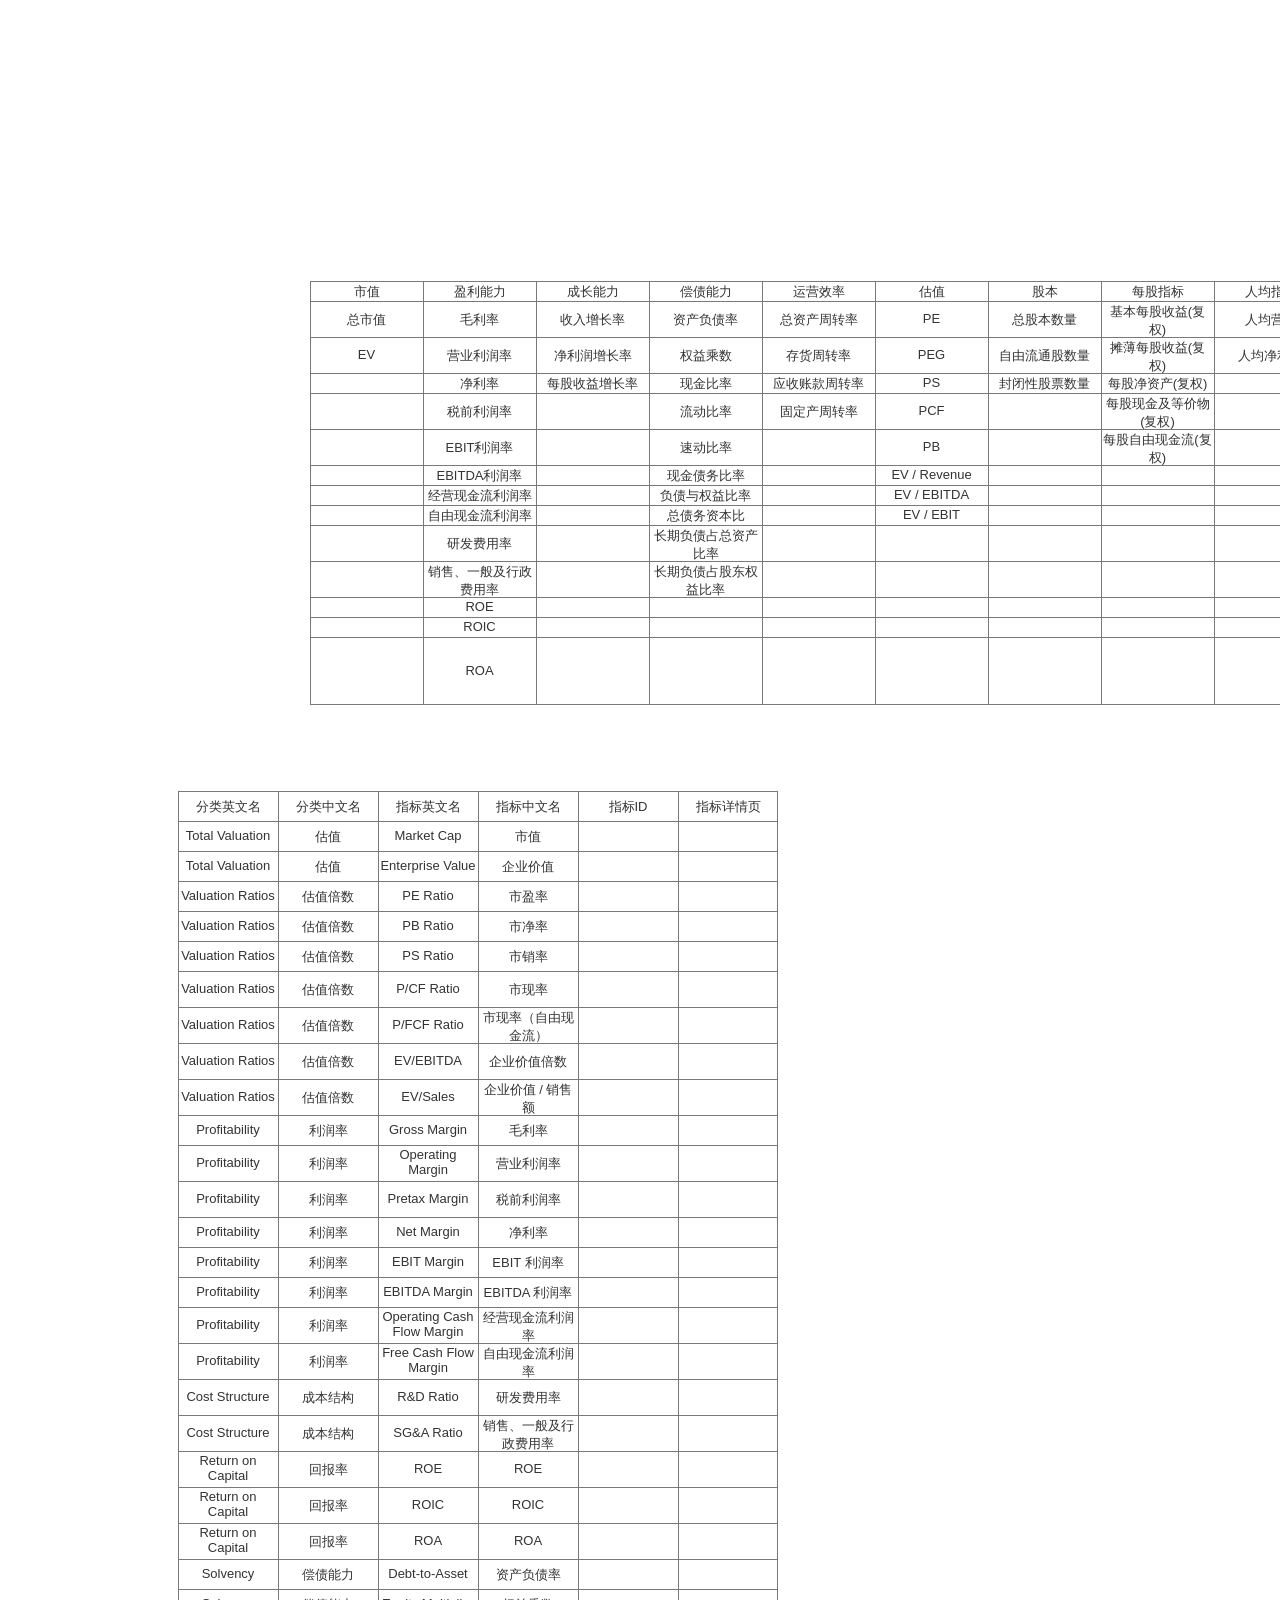
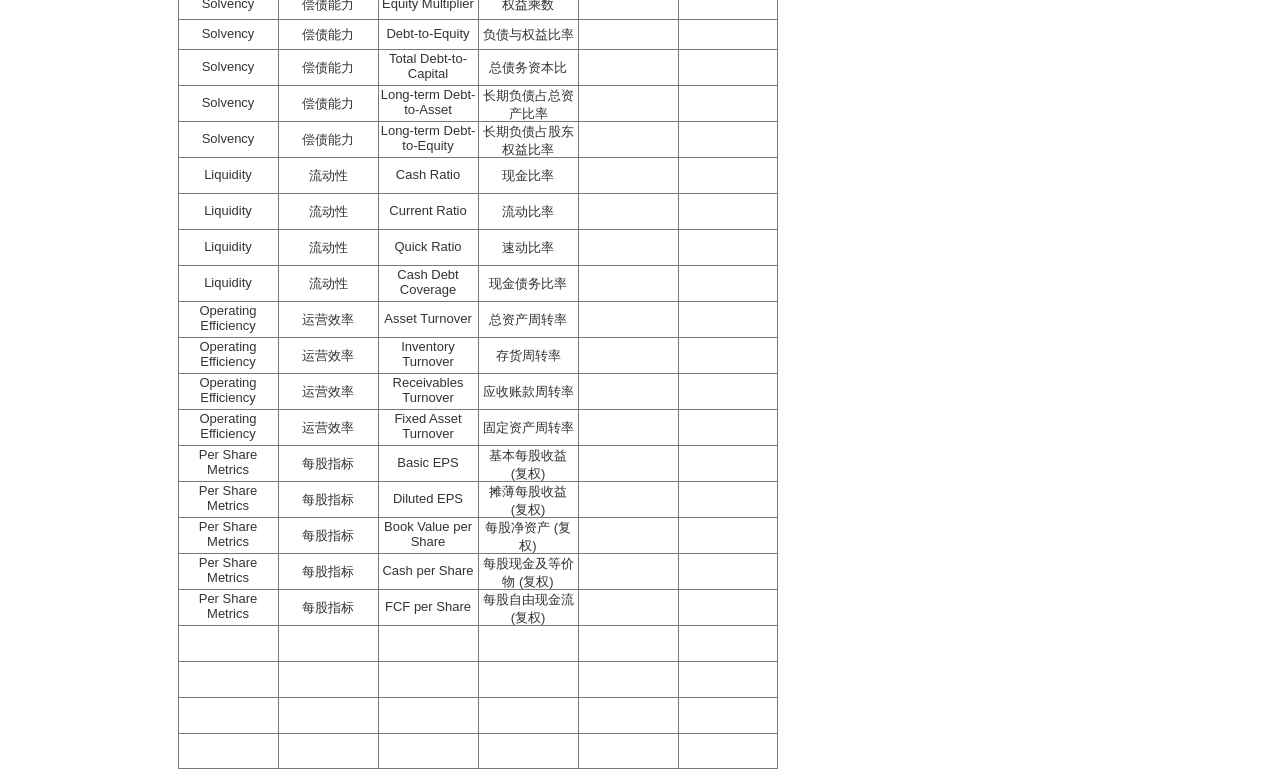
<file: 核心指标看板.html>
﻿<!DOCTYPE html>
<html>
  <head>
    <title>核心指标看板</title>
    <meta http-equiv="X-UA-Compatible" content="IE=edge"/>
    <meta http-equiv="content-type" content="text/html; charset=utf-8"/>
    <meta name="apple-mobile-web-app-capable" content="yes"/>
    <link href="resources/css/jquery-ui-themes.css" type="text/css" rel="stylesheet"/>
    <link href="resources/css/axure_rp_page.css" type="text/css" rel="stylesheet"/>
    <link href="data/styles.css" type="text/css" rel="stylesheet"/>
    <link href="files/核心指标看板/styles.css" type="text/css" rel="stylesheet"/>
    <script src="resources/scripts/jquery-1.7.1.min.js"></script>
    <script src="resources/scripts/jquery-ui-1.8.10.custom.min.js"></script>
    <script src="resources/scripts/axure/axQuery.js"></script>
    <script src="resources/scripts/axure/globals.js"></script>
    <script src="resources/scripts/axutils.js"></script>
    <script src="resources/scripts/axure/annotation.js"></script>
    <script src="resources/scripts/axure/axQuery.std.js"></script>
    <script src="resources/scripts/axure/doc.js"></script>
    <script src="data/document.js"></script>
    <script src="resources/scripts/messagecenter.js"></script>
    <script src="resources/scripts/axure/events.js"></script>
    <script src="resources/scripts/axure/recording.js"></script>
    <script src="resources/scripts/axure/action.js"></script>
    <script src="resources/scripts/axure/expr.js"></script>
    <script src="resources/scripts/axure/geometry.js"></script>
    <script src="resources/scripts/axure/flyout.js"></script>
    <script src="resources/scripts/axure/ie.js"></script>
    <script src="resources/scripts/axure/model.js"></script>
    <script src="resources/scripts/axure/repeater.js"></script>
    <script src="resources/scripts/axure/sto.js"></script>
    <script src="resources/scripts/axure/utils.temp.js"></script>
    <script src="resources/scripts/axure/variables.js"></script>
    <script src="resources/scripts/axure/drag.js"></script>
    <script src="resources/scripts/axure/move.js"></script>
    <script src="resources/scripts/axure/visibility.js"></script>
    <script src="resources/scripts/axure/style.js"></script>
    <script src="resources/scripts/axure/adaptive.js"></script>
    <script src="resources/scripts/axure/tree.js"></script>
    <script src="resources/scripts/axure/init.temp.js"></script>
    <script src="files/核心指标看板/data.js"></script>
    <script src="resources/scripts/axure/legacy.js"></script>
    <script src="resources/scripts/axure/viewer.js"></script>
    <script src="resources/scripts/axure/math.js"></script>
    <script type="text/javascript">
      $axure.utils.getTransparentGifPath = function() { return 'resources/images/transparent.gif'; };
      $axure.utils.getOtherPath = function() { return 'resources/Other.html'; };
      $axure.utils.getReloadPath = function() { return 'resources/reload.html'; };
    </script>
  </head>
  <body>
    <div id="base" class="">

      <!-- Unnamed (表格) -->
      <div id="u2272" class="ax_default">

        <!-- Unnamed (单元格) -->
        <div id="u2273" class="ax_default">
          <img id="u2273_img" class="img " src="images/statistics_____/u1971.png"/>
          <!-- Unnamed () -->
          <div id="u2274" class="text" style="visibility: visible;">
            <p><span>市值</span></p>
          </div>
        </div>

        <!-- Unnamed (单元格) -->
        <div id="u2275" class="ax_default">
          <img id="u2275_img" class="img " src="images/statistics_____/u1971.png"/>
          <!-- Unnamed () -->
          <div id="u2276" class="text" style="visibility: visible;">
            <p><span>盈利能力</span></p>
          </div>
        </div>

        <!-- Unnamed (单元格) -->
        <div id="u2277" class="ax_default">
          <img id="u2277_img" class="img " src="images/statistics_____/u1971.png"/>
          <!-- Unnamed () -->
          <div id="u2278" class="text" style="visibility: visible;">
            <p><span>成长能力</span></p>
          </div>
        </div>

        <!-- Unnamed (单元格) -->
        <div id="u2279" class="ax_default">
          <img id="u2279_img" class="img " src="images/statistics_____/u1971.png"/>
          <!-- Unnamed () -->
          <div id="u2280" class="text" style="visibility: visible;">
            <p><span>偿债能力</span></p>
          </div>
        </div>

        <!-- Unnamed (单元格) -->
        <div id="u2281" class="ax_default">
          <img id="u2281_img" class="img " src="images/statistics_____/u1971.png"/>
          <!-- Unnamed () -->
          <div id="u2282" class="text" style="visibility: visible;">
            <p><span>运营效率</span></p>
          </div>
        </div>

        <!-- Unnamed (单元格) -->
        <div id="u2283" class="ax_default">
          <img id="u2283_img" class="img " src="images/statistics_____/u1971.png"/>
          <!-- Unnamed () -->
          <div id="u2284" class="text" style="visibility: visible;">
            <p><span>估值</span></p>
          </div>
        </div>

        <!-- Unnamed (单元格) -->
        <div id="u2285" class="ax_default">
          <img id="u2285_img" class="img " src="images/statistics_____/u1971.png"/>
          <!-- Unnamed () -->
          <div id="u2286" class="text" style="visibility: visible;">
            <p><span>股本</span></p>
          </div>
        </div>

        <!-- Unnamed (单元格) -->
        <div id="u2287" class="ax_default">
          <img id="u2287_img" class="img " src="images/statistics_____/u1971.png"/>
          <!-- Unnamed () -->
          <div id="u2288" class="text" style="visibility: visible;">
            <p><span>每股指标</span></p>
          </div>
        </div>

        <!-- Unnamed (单元格) -->
        <div id="u2289" class="ax_default">
          <img id="u2289_img" class="img " src="images/statistics_____/u1971.png"/>
          <!-- Unnamed () -->
          <div id="u2290" class="text" style="visibility: visible;">
            <p><span>人均指标</span></p>
          </div>
        </div>

        <!-- Unnamed (单元格) -->
        <div id="u2291" class="ax_default">
          <img id="u2291_img" class="img " src="images/核心指标看板/u2291.png"/>
          <!-- Unnamed () -->
          <div id="u2292" class="text" style="visibility: visible;">
            <p><span>分红指标</span></p>
          </div>
        </div>

        <!-- Unnamed (单元格) -->
        <div id="u2293" class="ax_default">
          <img id="u2293_img" class="img " src="images/statistics_____/u1711.png"/>
          <!-- Unnamed () -->
          <div id="u2294" class="text" style="visibility: visible;">
            <p><span>总市值</span></p>
          </div>
        </div>

        <!-- Unnamed (单元格) -->
        <div id="u2295" class="ax_default">
          <img id="u2295_img" class="img " src="images/statistics_____/u1711.png"/>
          <!-- Unnamed () -->
          <div id="u2296" class="text" style="visibility: visible;">
            <p><span>毛利率</span></p>
          </div>
        </div>

        <!-- Unnamed (单元格) -->
        <div id="u2297" class="ax_default">
          <img id="u2297_img" class="img " src="images/statistics_____/u1711.png"/>
          <!-- Unnamed () -->
          <div id="u2298" class="text" style="visibility: visible;">
            <p><span>收入增长率</span></p>
          </div>
        </div>

        <!-- Unnamed (单元格) -->
        <div id="u2299" class="ax_default">
          <img id="u2299_img" class="img " src="images/statistics_____/u1711.png"/>
          <!-- Unnamed () -->
          <div id="u2300" class="text" style="visibility: visible;">
            <p><span>资产负债率</span></p>
          </div>
        </div>

        <!-- Unnamed (单元格) -->
        <div id="u2301" class="ax_default">
          <img id="u2301_img" class="img " src="images/statistics_____/u1711.png"/>
          <!-- Unnamed () -->
          <div id="u2302" class="text" style="visibility: visible;">
            <p><span>总资产周转率</span></p>
          </div>
        </div>

        <!-- Unnamed (单元格) -->
        <div id="u2303" class="ax_default">
          <img id="u2303_img" class="img " src="images/statistics_____/u1711.png"/>
          <!-- Unnamed () -->
          <div id="u2304" class="text" style="visibility: visible;">
            <p><span>PE</span></p>
          </div>
        </div>

        <!-- Unnamed (单元格) -->
        <div id="u2305" class="ax_default">
          <img id="u2305_img" class="img " src="images/statistics_____/u1711.png"/>
          <!-- Unnamed () -->
          <div id="u2306" class="text" style="visibility: visible;">
            <p><span>总股本数量</span></p>
          </div>
        </div>

        <!-- Unnamed (单元格) -->
        <div id="u2307" class="ax_default">
          <img id="u2307_img" class="img " src="images/statistics_____/u1711.png"/>
          <!-- Unnamed () -->
          <div id="u2308" class="text" style="visibility: visible;">
            <p><span>基本每股收益(复权)</span></p>
          </div>
        </div>

        <!-- Unnamed (单元格) -->
        <div id="u2309" class="ax_default">
          <img id="u2309_img" class="img " src="images/statistics_____/u1711.png"/>
          <!-- Unnamed () -->
          <div id="u2310" class="text" style="visibility: visible;">
            <p><span>人均营收</span></p>
          </div>
        </div>

        <!-- Unnamed (单元格) -->
        <div id="u2311" class="ax_default">
          <img id="u2311_img" class="img " src="images/核心指标看板/u2311.png"/>
          <!-- Unnamed () -->
          <div id="u2312" class="text" style="visibility: visible;">
            <p><span>分红频率</span></p>
          </div>
        </div>

        <!-- Unnamed (单元格) -->
        <div id="u2313" class="ax_default">
          <img id="u2313_img" class="img " src="images/statistics_____/u1711.png"/>
          <!-- Unnamed () -->
          <div id="u2314" class="text" style="visibility: visible;">
            <p><span>EV</span></p>
          </div>
        </div>

        <!-- Unnamed (单元格) -->
        <div id="u2315" class="ax_default">
          <img id="u2315_img" class="img " src="images/statistics_____/u1711.png"/>
          <!-- Unnamed () -->
          <div id="u2316" class="text" style="visibility: visible;">
            <p><span>营业利润率</span></p>
          </div>
        </div>

        <!-- Unnamed (单元格) -->
        <div id="u2317" class="ax_default">
          <img id="u2317_img" class="img " src="images/statistics_____/u1711.png"/>
          <!-- Unnamed () -->
          <div id="u2318" class="text" style="visibility: visible;">
            <p><span>净利润增长率</span></p>
          </div>
        </div>

        <!-- Unnamed (单元格) -->
        <div id="u2319" class="ax_default">
          <img id="u2319_img" class="img " src="images/statistics_____/u1711.png"/>
          <!-- Unnamed () -->
          <div id="u2320" class="text" style="visibility: visible;">
            <p><span>权益乘数</span></p>
          </div>
        </div>

        <!-- Unnamed (单元格) -->
        <div id="u2321" class="ax_default">
          <img id="u2321_img" class="img " src="images/statistics_____/u1711.png"/>
          <!-- Unnamed () -->
          <div id="u2322" class="text" style="visibility: visible;">
            <p><span>存货周转率</span></p>
          </div>
        </div>

        <!-- Unnamed (单元格) -->
        <div id="u2323" class="ax_default">
          <img id="u2323_img" class="img " src="images/statistics_____/u1711.png"/>
          <!-- Unnamed () -->
          <div id="u2324" class="text" style="visibility: visible;">
            <p><span>PEG</span></p>
          </div>
        </div>

        <!-- Unnamed (单元格) -->
        <div id="u2325" class="ax_default">
          <img id="u2325_img" class="img " src="images/statistics_____/u1711.png"/>
          <!-- Unnamed () -->
          <div id="u2326" class="text" style="visibility: visible;">
            <p><span>自由流通股数量</span></p>
          </div>
        </div>

        <!-- Unnamed (单元格) -->
        <div id="u2327" class="ax_default">
          <img id="u2327_img" class="img " src="images/statistics_____/u1711.png"/>
          <!-- Unnamed () -->
          <div id="u2328" class="text" style="visibility: visible;">
            <p><span>摊薄每股收益(复权)</span></p>
          </div>
        </div>

        <!-- Unnamed (单元格) -->
        <div id="u2329" class="ax_default">
          <img id="u2329_img" class="img " src="images/statistics_____/u1711.png"/>
          <!-- Unnamed () -->
          <div id="u2330" class="text" style="visibility: visible;">
            <p><span>人均净利润</span></p>
          </div>
        </div>

        <!-- Unnamed (单元格) -->
        <div id="u2331" class="ax_default">
          <img id="u2331_img" class="img " src="images/核心指标看板/u2311.png"/>
          <!-- Unnamed () -->
          <div id="u2332" class="text" style="visibility: visible;">
            <p><span>每股股息TTM</span></p>
          </div>
        </div>

        <!-- Unnamed (单元格) -->
        <div id="u2333" class="ax_default">
          <img id="u2333_img" class="img " src="images/statistics_____/u1971.png"/>
          <!-- Unnamed () -->
          <div id="u2334" class="text" style="display: none; visibility: hidden">
            <p><span></span></p>
          </div>
        </div>

        <!-- Unnamed (单元格) -->
        <div id="u2335" class="ax_default">
          <img id="u2335_img" class="img " src="images/statistics_____/u1971.png"/>
          <!-- Unnamed () -->
          <div id="u2336" class="text" style="visibility: visible;">
            <p><span>净利率</span></p>
          </div>
        </div>

        <!-- Unnamed (单元格) -->
        <div id="u2337" class="ax_default">
          <img id="u2337_img" class="img " src="images/statistics_____/u1971.png"/>
          <!-- Unnamed () -->
          <div id="u2338" class="text" style="visibility: visible;">
            <p><span>每股收益增长率</span></p>
          </div>
        </div>

        <!-- Unnamed (单元格) -->
        <div id="u2339" class="ax_default">
          <img id="u2339_img" class="img " src="images/statistics_____/u1971.png"/>
          <!-- Unnamed () -->
          <div id="u2340" class="text" style="visibility: visible;">
            <p><span>现金比率</span></p>
          </div>
        </div>

        <!-- Unnamed (单元格) -->
        <div id="u2341" class="ax_default">
          <img id="u2341_img" class="img " src="images/statistics_____/u1971.png"/>
          <!-- Unnamed () -->
          <div id="u2342" class="text" style="visibility: visible;">
            <p><span>应收账款周转率</span></p>
          </div>
        </div>

        <!-- Unnamed (单元格) -->
        <div id="u2343" class="ax_default">
          <img id="u2343_img" class="img " src="images/statistics_____/u1971.png"/>
          <!-- Unnamed () -->
          <div id="u2344" class="text" style="visibility: visible;">
            <p><span>PS</span></p>
          </div>
        </div>

        <!-- Unnamed (单元格) -->
        <div id="u2345" class="ax_default">
          <img id="u2345_img" class="img " src="images/statistics_____/u1971.png"/>
          <!-- Unnamed () -->
          <div id="u2346" class="text" style="visibility: visible;">
            <p><span>封闭性股票数量</span></p>
          </div>
        </div>

        <!-- Unnamed (单元格) -->
        <div id="u2347" class="ax_default">
          <img id="u2347_img" class="img " src="images/statistics_____/u1971.png"/>
          <!-- Unnamed () -->
          <div id="u2348" class="text" style="visibility: visible;">
            <p><span>每股净资产(复权)</span></p>
          </div>
        </div>

        <!-- Unnamed (单元格) -->
        <div id="u2349" class="ax_default">
          <img id="u2349_img" class="img " src="images/statistics_____/u1971.png"/>
          <!-- Unnamed () -->
          <div id="u2350" class="text" style="display: none; visibility: hidden">
            <p><span></span></p>
          </div>
        </div>

        <!-- Unnamed (单元格) -->
        <div id="u2351" class="ax_default">
          <img id="u2351_img" class="img " src="images/核心指标看板/u2291.png"/>
          <!-- Unnamed () -->
          <div id="u2352" class="text" style="visibility: visible;">
            <p><span>股利支付率TTM</span></p>
          </div>
        </div>

        <!-- Unnamed (单元格) -->
        <div id="u2353" class="ax_default">
          <img id="u2353_img" class="img " src="images/statistics_____/u1711.png"/>
          <!-- Unnamed () -->
          <div id="u2354" class="text" style="display: none; visibility: hidden">
            <p><span></span></p>
          </div>
        </div>

        <!-- Unnamed (单元格) -->
        <div id="u2355" class="ax_default">
          <img id="u2355_img" class="img " src="images/statistics_____/u1711.png"/>
          <!-- Unnamed () -->
          <div id="u2356" class="text" style="visibility: visible;">
            <p><span>税前利润率</span></p>
          </div>
        </div>

        <!-- Unnamed (单元格) -->
        <div id="u2357" class="ax_default">
          <img id="u2357_img" class="img " src="images/statistics_____/u1711.png"/>
          <!-- Unnamed () -->
          <div id="u2358" class="text" style="display: none; visibility: hidden">
            <p><span></span></p>
          </div>
        </div>

        <!-- Unnamed (单元格) -->
        <div id="u2359" class="ax_default">
          <img id="u2359_img" class="img " src="images/statistics_____/u1711.png"/>
          <!-- Unnamed () -->
          <div id="u2360" class="text" style="visibility: visible;">
            <p><span>流动比率</span></p>
          </div>
        </div>

        <!-- Unnamed (单元格) -->
        <div id="u2361" class="ax_default">
          <img id="u2361_img" class="img " src="images/statistics_____/u1711.png"/>
          <!-- Unnamed () -->
          <div id="u2362" class="text" style="visibility: visible;">
            <p><span>固定产周转率</span></p>
          </div>
        </div>

        <!-- Unnamed (单元格) -->
        <div id="u2363" class="ax_default">
          <img id="u2363_img" class="img " src="images/statistics_____/u1711.png"/>
          <!-- Unnamed () -->
          <div id="u2364" class="text" style="visibility: visible;">
            <p><span>PCF</span></p>
          </div>
        </div>

        <!-- Unnamed (单元格) -->
        <div id="u2365" class="ax_default">
          <img id="u2365_img" class="img " src="images/statistics_____/u1711.png"/>
          <!-- Unnamed () -->
          <div id="u2366" class="text" style="display: none; visibility: hidden">
            <p><span></span></p>
          </div>
        </div>

        <!-- Unnamed (单元格) -->
        <div id="u2367" class="ax_default">
          <img id="u2367_img" class="img " src="images/statistics_____/u1711.png"/>
          <!-- Unnamed () -->
          <div id="u2368" class="text" style="visibility: visible;">
            <p><span>每股现金及等价物(复权)</span></p>
          </div>
        </div>

        <!-- Unnamed (单元格) -->
        <div id="u2369" class="ax_default">
          <img id="u2369_img" class="img " src="images/statistics_____/u1711.png"/>
          <!-- Unnamed () -->
          <div id="u2370" class="text" style="display: none; visibility: hidden">
            <p><span></span></p>
          </div>
        </div>

        <!-- Unnamed (单元格) -->
        <div id="u2371" class="ax_default">
          <img id="u2371_img" class="img " src="images/核心指标看板/u2311.png"/>
          <!-- Unnamed () -->
          <div id="u2372" class="text" style="visibility: visible;">
            <p><span>股息率TTM</span></p>
          </div>
        </div>

        <!-- Unnamed (单元格) -->
        <div id="u2373" class="ax_default">
          <img id="u2373_img" class="img " src="images/statistics_____/u1711.png"/>
          <!-- Unnamed () -->
          <div id="u2374" class="text" style="display: none; visibility: hidden">
            <p><span></span></p>
          </div>
        </div>

        <!-- Unnamed (单元格) -->
        <div id="u2375" class="ax_default">
          <img id="u2375_img" class="img " src="images/statistics_____/u1711.png"/>
          <!-- Unnamed () -->
          <div id="u2376" class="text" style="visibility: visible;">
            <p><span>EBIT利润率</span></p>
          </div>
        </div>

        <!-- Unnamed (单元格) -->
        <div id="u2377" class="ax_default">
          <img id="u2377_img" class="img " src="images/statistics_____/u1711.png"/>
          <!-- Unnamed () -->
          <div id="u2378" class="text" style="display: none; visibility: hidden">
            <p><span></span></p>
          </div>
        </div>

        <!-- Unnamed (单元格) -->
        <div id="u2379" class="ax_default">
          <img id="u2379_img" class="img " src="images/statistics_____/u1711.png"/>
          <!-- Unnamed () -->
          <div id="u2380" class="text" style="visibility: visible;">
            <p><span>速动比率</span></p>
          </div>
        </div>

        <!-- Unnamed (单元格) -->
        <div id="u2381" class="ax_default">
          <img id="u2381_img" class="img " src="images/statistics_____/u1711.png"/>
          <!-- Unnamed () -->
          <div id="u2382" class="text" style="display: none; visibility: hidden">
            <p><span></span></p>
          </div>
        </div>

        <!-- Unnamed (单元格) -->
        <div id="u2383" class="ax_default">
          <img id="u2383_img" class="img " src="images/statistics_____/u1711.png"/>
          <!-- Unnamed () -->
          <div id="u2384" class="text" style="visibility: visible;">
            <p><span>PB</span></p>
          </div>
        </div>

        <!-- Unnamed (单元格) -->
        <div id="u2385" class="ax_default">
          <img id="u2385_img" class="img " src="images/statistics_____/u1711.png"/>
          <!-- Unnamed () -->
          <div id="u2386" class="text" style="display: none; visibility: hidden">
            <p><span></span></p>
          </div>
        </div>

        <!-- Unnamed (单元格) -->
        <div id="u2387" class="ax_default">
          <img id="u2387_img" class="img " src="images/statistics_____/u1711.png"/>
          <!-- Unnamed () -->
          <div id="u2388" class="text" style="visibility: visible;">
            <p><span>每股自由现金流(复权)</span></p>
          </div>
        </div>

        <!-- Unnamed (单元格) -->
        <div id="u2389" class="ax_default">
          <img id="u2389_img" class="img " src="images/statistics_____/u1711.png"/>
          <!-- Unnamed () -->
          <div id="u2390" class="text" style="display: none; visibility: hidden">
            <p><span></span></p>
          </div>
        </div>

        <!-- Unnamed (单元格) -->
        <div id="u2391" class="ax_default">
          <img id="u2391_img" class="img " src="images/核心指标看板/u2311.png"/>
          <!-- Unnamed () -->
          <div id="u2392" class="text" style="visibility: visible;">
            <p><span>持续股息支付</span></p>
          </div>
        </div>

        <!-- Unnamed (单元格) -->
        <div id="u2393" class="ax_default">
          <img id="u2393_img" class="img " src="images/statistics_____/u1971.png"/>
          <!-- Unnamed () -->
          <div id="u2394" class="text" style="display: none; visibility: hidden">
            <p><span></span></p>
          </div>
        </div>

        <!-- Unnamed (单元格) -->
        <div id="u2395" class="ax_default">
          <img id="u2395_img" class="img " src="images/statistics_____/u1971.png"/>
          <!-- Unnamed () -->
          <div id="u2396" class="text" style="visibility: visible;">
            <p><span>EBITDA利润率</span></p>
          </div>
        </div>

        <!-- Unnamed (单元格) -->
        <div id="u2397" class="ax_default">
          <img id="u2397_img" class="img " src="images/statistics_____/u1971.png"/>
          <!-- Unnamed () -->
          <div id="u2398" class="text" style="display: none; visibility: hidden">
            <p><span></span></p>
          </div>
        </div>

        <!-- Unnamed (单元格) -->
        <div id="u2399" class="ax_default">
          <img id="u2399_img" class="img " src="images/statistics_____/u1971.png"/>
          <!-- Unnamed () -->
          <div id="u2400" class="text" style="visibility: visible;">
            <p><span>现金债务比率</span></p>
          </div>
        </div>

        <!-- Unnamed (单元格) -->
        <div id="u2401" class="ax_default">
          <img id="u2401_img" class="img " src="images/statistics_____/u1971.png"/>
          <!-- Unnamed () -->
          <div id="u2402" class="text" style="display: none; visibility: hidden">
            <p><span></span></p>
          </div>
        </div>

        <!-- Unnamed (单元格) -->
        <div id="u2403" class="ax_default">
          <img id="u2403_img" class="img " src="images/statistics_____/u1971.png"/>
          <!-- Unnamed () -->
          <div id="u2404" class="text" style="visibility: visible;">
            <p><span>EV / Revenue</span></p>
          </div>
        </div>

        <!-- Unnamed (单元格) -->
        <div id="u2405" class="ax_default">
          <img id="u2405_img" class="img " src="images/statistics_____/u1971.png"/>
          <!-- Unnamed () -->
          <div id="u2406" class="text" style="display: none; visibility: hidden">
            <p><span></span></p>
          </div>
        </div>

        <!-- Unnamed (单元格) -->
        <div id="u2407" class="ax_default">
          <img id="u2407_img" class="img " src="images/statistics_____/u1971.png"/>
          <!-- Unnamed () -->
          <div id="u2408" class="text" style="display: none; visibility: hidden">
            <p><span></span></p>
          </div>
        </div>

        <!-- Unnamed (单元格) -->
        <div id="u2409" class="ax_default">
          <img id="u2409_img" class="img " src="images/statistics_____/u1971.png"/>
          <!-- Unnamed () -->
          <div id="u2410" class="text" style="display: none; visibility: hidden">
            <p><span></span></p>
          </div>
        </div>

        <!-- Unnamed (单元格) -->
        <div id="u2411" class="ax_default">
          <img id="u2411_img" class="img " src="images/核心指标看板/u2291.png"/>
          <!-- Unnamed () -->
          <div id="u2412" class="text" style="visibility: visible;">
            <p><span>持续股息增长</span></p>
          </div>
        </div>

        <!-- Unnamed (单元格) -->
        <div id="u2413" class="ax_default">
          <img id="u2413_img" class="img " src="images/statistics_____/u1971.png"/>
          <!-- Unnamed () -->
          <div id="u2414" class="text" style="display: none; visibility: hidden">
            <p><span></span></p>
          </div>
        </div>

        <!-- Unnamed (单元格) -->
        <div id="u2415" class="ax_default">
          <img id="u2415_img" class="img " src="images/statistics_____/u1971.png"/>
          <!-- Unnamed () -->
          <div id="u2416" class="text" style="visibility: visible;">
            <p><span>经营现金流利润率</span></p>
          </div>
        </div>

        <!-- Unnamed (单元格) -->
        <div id="u2417" class="ax_default">
          <img id="u2417_img" class="img " src="images/statistics_____/u1971.png"/>
          <!-- Unnamed () -->
          <div id="u2418" class="text" style="display: none; visibility: hidden">
            <p><span></span></p>
          </div>
        </div>

        <!-- Unnamed (单元格) -->
        <div id="u2419" class="ax_default">
          <img id="u2419_img" class="img " src="images/statistics_____/u1971.png"/>
          <!-- Unnamed () -->
          <div id="u2420" class="text" style="visibility: visible;">
            <p><span>负债与权益比率</span></p>
          </div>
        </div>

        <!-- Unnamed (单元格) -->
        <div id="u2421" class="ax_default">
          <img id="u2421_img" class="img " src="images/statistics_____/u1971.png"/>
          <!-- Unnamed () -->
          <div id="u2422" class="text" style="display: none; visibility: hidden">
            <p><span></span></p>
          </div>
        </div>

        <!-- Unnamed (单元格) -->
        <div id="u2423" class="ax_default">
          <img id="u2423_img" class="img " src="images/statistics_____/u1971.png"/>
          <!-- Unnamed () -->
          <div id="u2424" class="text" style="visibility: visible;">
            <p><span>EV / EBITDA</span></p>
          </div>
        </div>

        <!-- Unnamed (单元格) -->
        <div id="u2425" class="ax_default">
          <img id="u2425_img" class="img " src="images/statistics_____/u1971.png"/>
          <!-- Unnamed () -->
          <div id="u2426" class="text" style="display: none; visibility: hidden">
            <p><span></span></p>
          </div>
        </div>

        <!-- Unnamed (单元格) -->
        <div id="u2427" class="ax_default">
          <img id="u2427_img" class="img " src="images/statistics_____/u1971.png"/>
          <!-- Unnamed () -->
          <div id="u2428" class="text" style="display: none; visibility: hidden">
            <p><span></span></p>
          </div>
        </div>

        <!-- Unnamed (单元格) -->
        <div id="u2429" class="ax_default">
          <img id="u2429_img" class="img " src="images/statistics_____/u1971.png"/>
          <!-- Unnamed () -->
          <div id="u2430" class="text" style="display: none; visibility: hidden">
            <p><span></span></p>
          </div>
        </div>

        <!-- Unnamed (单元格) -->
        <div id="u2431" class="ax_default">
          <img id="u2431_img" class="img " src="images/核心指标看板/u2291.png"/>
          <!-- Unnamed () -->
          <div id="u2432" class="text" style="display: none; visibility: hidden">
            <p><span></span></p>
          </div>
        </div>

        <!-- Unnamed (单元格) -->
        <div id="u2433" class="ax_default">
          <img id="u2433_img" class="img " src="images/statistics_____/u1971.png"/>
          <!-- Unnamed () -->
          <div id="u2434" class="text" style="display: none; visibility: hidden">
            <p><span></span></p>
          </div>
        </div>

        <!-- Unnamed (单元格) -->
        <div id="u2435" class="ax_default">
          <img id="u2435_img" class="img " src="images/statistics_____/u1971.png"/>
          <!-- Unnamed () -->
          <div id="u2436" class="text" style="visibility: visible;">
            <p><span>自由现金流利润率</span></p>
          </div>
        </div>

        <!-- Unnamed (单元格) -->
        <div id="u2437" class="ax_default">
          <img id="u2437_img" class="img " src="images/statistics_____/u1971.png"/>
          <!-- Unnamed () -->
          <div id="u2438" class="text" style="display: none; visibility: hidden">
            <p><span></span></p>
          </div>
        </div>

        <!-- Unnamed (单元格) -->
        <div id="u2439" class="ax_default">
          <img id="u2439_img" class="img " src="images/statistics_____/u1971.png"/>
          <!-- Unnamed () -->
          <div id="u2440" class="text" style="visibility: visible;">
            <p><span>总债务资本比</span></p>
          </div>
        </div>

        <!-- Unnamed (单元格) -->
        <div id="u2441" class="ax_default">
          <img id="u2441_img" class="img " src="images/statistics_____/u1971.png"/>
          <!-- Unnamed () -->
          <div id="u2442" class="text" style="display: none; visibility: hidden">
            <p><span></span></p>
          </div>
        </div>

        <!-- Unnamed (单元格) -->
        <div id="u2443" class="ax_default">
          <img id="u2443_img" class="img " src="images/statistics_____/u1971.png"/>
          <!-- Unnamed () -->
          <div id="u2444" class="text" style="visibility: visible;">
            <p><span>EV / EBIT</span></p>
          </div>
        </div>

        <!-- Unnamed (单元格) -->
        <div id="u2445" class="ax_default">
          <img id="u2445_img" class="img " src="images/statistics_____/u1971.png"/>
          <!-- Unnamed () -->
          <div id="u2446" class="text" style="display: none; visibility: hidden">
            <p><span></span></p>
          </div>
        </div>

        <!-- Unnamed (单元格) -->
        <div id="u2447" class="ax_default">
          <img id="u2447_img" class="img " src="images/statistics_____/u1971.png"/>
          <!-- Unnamed () -->
          <div id="u2448" class="text" style="display: none; visibility: hidden">
            <p><span></span></p>
          </div>
        </div>

        <!-- Unnamed (单元格) -->
        <div id="u2449" class="ax_default">
          <img id="u2449_img" class="img " src="images/statistics_____/u1971.png"/>
          <!-- Unnamed () -->
          <div id="u2450" class="text" style="display: none; visibility: hidden">
            <p><span></span></p>
          </div>
        </div>

        <!-- Unnamed (单元格) -->
        <div id="u2451" class="ax_default">
          <img id="u2451_img" class="img " src="images/核心指标看板/u2291.png"/>
          <!-- Unnamed () -->
          <div id="u2452" class="text" style="display: none; visibility: hidden">
            <p><span></span></p>
          </div>
        </div>

        <!-- Unnamed (单元格) -->
        <div id="u2453" class="ax_default">
          <img id="u2453_img" class="img " src="images/statistics_____/u1711.png"/>
          <!-- Unnamed () -->
          <div id="u2454" class="text" style="display: none; visibility: hidden">
            <p><span></span></p>
          </div>
        </div>

        <!-- Unnamed (单元格) -->
        <div id="u2455" class="ax_default">
          <img id="u2455_img" class="img " src="images/statistics_____/u1711.png"/>
          <!-- Unnamed () -->
          <div id="u2456" class="text" style="visibility: visible;">
            <p><span>研发费用率</span></p>
          </div>
        </div>

        <!-- Unnamed (单元格) -->
        <div id="u2457" class="ax_default">
          <img id="u2457_img" class="img " src="images/statistics_____/u1711.png"/>
          <!-- Unnamed () -->
          <div id="u2458" class="text" style="display: none; visibility: hidden">
            <p><span></span></p>
          </div>
        </div>

        <!-- Unnamed (单元格) -->
        <div id="u2459" class="ax_default">
          <img id="u2459_img" class="img " src="images/statistics_____/u1711.png"/>
          <!-- Unnamed () -->
          <div id="u2460" class="text" style="visibility: visible;">
            <p><span>长期负债占总资产比率</span></p>
          </div>
        </div>

        <!-- Unnamed (单元格) -->
        <div id="u2461" class="ax_default">
          <img id="u2461_img" class="img " src="images/statistics_____/u1711.png"/>
          <!-- Unnamed () -->
          <div id="u2462" class="text" style="display: none; visibility: hidden">
            <p><span></span></p>
          </div>
        </div>

        <!-- Unnamed (单元格) -->
        <div id="u2463" class="ax_default">
          <img id="u2463_img" class="img " src="images/statistics_____/u1711.png"/>
          <!-- Unnamed () -->
          <div id="u2464" class="text" style="display: none; visibility: hidden">
            <p><span></span></p>
          </div>
        </div>

        <!-- Unnamed (单元格) -->
        <div id="u2465" class="ax_default">
          <img id="u2465_img" class="img " src="images/statistics_____/u1711.png"/>
          <!-- Unnamed () -->
          <div id="u2466" class="text" style="display: none; visibility: hidden">
            <p><span></span></p>
          </div>
        </div>

        <!-- Unnamed (单元格) -->
        <div id="u2467" class="ax_default">
          <img id="u2467_img" class="img " src="images/statistics_____/u1711.png"/>
          <!-- Unnamed () -->
          <div id="u2468" class="text" style="display: none; visibility: hidden">
            <p><span></span></p>
          </div>
        </div>

        <!-- Unnamed (单元格) -->
        <div id="u2469" class="ax_default">
          <img id="u2469_img" class="img " src="images/statistics_____/u1711.png"/>
          <!-- Unnamed () -->
          <div id="u2470" class="text" style="display: none; visibility: hidden">
            <p><span></span></p>
          </div>
        </div>

        <!-- Unnamed (单元格) -->
        <div id="u2471" class="ax_default">
          <img id="u2471_img" class="img " src="images/核心指标看板/u2311.png"/>
          <!-- Unnamed () -->
          <div id="u2472" class="text" style="display: none; visibility: hidden">
            <p><span></span></p>
          </div>
        </div>

        <!-- Unnamed (单元格) -->
        <div id="u2473" class="ax_default">
          <img id="u2473_img" class="img " src="images/statistics_____/u1711.png"/>
          <!-- Unnamed () -->
          <div id="u2474" class="text" style="display: none; visibility: hidden">
            <p><span></span></p>
          </div>
        </div>

        <!-- Unnamed (单元格) -->
        <div id="u2475" class="ax_default">
          <img id="u2475_img" class="img " src="images/statistics_____/u1711.png"/>
          <!-- Unnamed () -->
          <div id="u2476" class="text" style="visibility: visible;">
            <p><span>销售、一般及行政费用率</span></p>
          </div>
        </div>

        <!-- Unnamed (单元格) -->
        <div id="u2477" class="ax_default">
          <img id="u2477_img" class="img " src="images/statistics_____/u1711.png"/>
          <!-- Unnamed () -->
          <div id="u2478" class="text" style="display: none; visibility: hidden">
            <p><span></span></p>
          </div>
        </div>

        <!-- Unnamed (单元格) -->
        <div id="u2479" class="ax_default">
          <img id="u2479_img" class="img " src="images/statistics_____/u1711.png"/>
          <!-- Unnamed () -->
          <div id="u2480" class="text" style="visibility: visible;">
            <p><span>长期负债占股东权益比率</span></p>
          </div>
        </div>

        <!-- Unnamed (单元格) -->
        <div id="u2481" class="ax_default">
          <img id="u2481_img" class="img " src="images/statistics_____/u1711.png"/>
          <!-- Unnamed () -->
          <div id="u2482" class="text" style="display: none; visibility: hidden">
            <p><span></span></p>
          </div>
        </div>

        <!-- Unnamed (单元格) -->
        <div id="u2483" class="ax_default">
          <img id="u2483_img" class="img " src="images/statistics_____/u1711.png"/>
          <!-- Unnamed () -->
          <div id="u2484" class="text" style="display: none; visibility: hidden">
            <p><span></span></p>
          </div>
        </div>

        <!-- Unnamed (单元格) -->
        <div id="u2485" class="ax_default">
          <img id="u2485_img" class="img " src="images/statistics_____/u1711.png"/>
          <!-- Unnamed () -->
          <div id="u2486" class="text" style="display: none; visibility: hidden">
            <p><span></span></p>
          </div>
        </div>

        <!-- Unnamed (单元格) -->
        <div id="u2487" class="ax_default">
          <img id="u2487_img" class="img " src="images/statistics_____/u1711.png"/>
          <!-- Unnamed () -->
          <div id="u2488" class="text" style="display: none; visibility: hidden">
            <p><span></span></p>
          </div>
        </div>

        <!-- Unnamed (单元格) -->
        <div id="u2489" class="ax_default">
          <img id="u2489_img" class="img " src="images/statistics_____/u1711.png"/>
          <!-- Unnamed () -->
          <div id="u2490" class="text" style="display: none; visibility: hidden">
            <p><span></span></p>
          </div>
        </div>

        <!-- Unnamed (单元格) -->
        <div id="u2491" class="ax_default">
          <img id="u2491_img" class="img " src="images/核心指标看板/u2311.png"/>
          <!-- Unnamed () -->
          <div id="u2492" class="text" style="display: none; visibility: hidden">
            <p><span></span></p>
          </div>
        </div>

        <!-- Unnamed (单元格) -->
        <div id="u2493" class="ax_default">
          <img id="u2493_img" class="img " src="images/statistics_____/u1971.png"/>
          <!-- Unnamed () -->
          <div id="u2494" class="text" style="display: none; visibility: hidden">
            <p><span></span></p>
          </div>
        </div>

        <!-- Unnamed (单元格) -->
        <div id="u2495" class="ax_default">
          <img id="u2495_img" class="img " src="images/statistics_____/u1971.png"/>
          <!-- Unnamed () -->
          <div id="u2496" class="text" style="visibility: visible;">
            <p><span>ROE</span></p>
          </div>
        </div>

        <!-- Unnamed (单元格) -->
        <div id="u2497" class="ax_default">
          <img id="u2497_img" class="img " src="images/statistics_____/u1971.png"/>
          <!-- Unnamed () -->
          <div id="u2498" class="text" style="display: none; visibility: hidden">
            <p><span></span></p>
          </div>
        </div>

        <!-- Unnamed (单元格) -->
        <div id="u2499" class="ax_default">
          <img id="u2499_img" class="img " src="images/statistics_____/u1971.png"/>
          <!-- Unnamed () -->
          <div id="u2500" class="text" style="display: none; visibility: hidden">
            <p><span></span></p>
          </div>
        </div>

        <!-- Unnamed (单元格) -->
        <div id="u2501" class="ax_default">
          <img id="u2501_img" class="img " src="images/statistics_____/u1971.png"/>
          <!-- Unnamed () -->
          <div id="u2502" class="text" style="display: none; visibility: hidden">
            <p><span></span></p>
          </div>
        </div>

        <!-- Unnamed (单元格) -->
        <div id="u2503" class="ax_default">
          <img id="u2503_img" class="img " src="images/statistics_____/u1971.png"/>
          <!-- Unnamed () -->
          <div id="u2504" class="text" style="display: none; visibility: hidden">
            <p><span></span></p>
          </div>
        </div>

        <!-- Unnamed (单元格) -->
        <div id="u2505" class="ax_default">
          <img id="u2505_img" class="img " src="images/statistics_____/u1971.png"/>
          <!-- Unnamed () -->
          <div id="u2506" class="text" style="display: none; visibility: hidden">
            <p><span></span></p>
          </div>
        </div>

        <!-- Unnamed (单元格) -->
        <div id="u2507" class="ax_default">
          <img id="u2507_img" class="img " src="images/statistics_____/u1971.png"/>
          <!-- Unnamed () -->
          <div id="u2508" class="text" style="display: none; visibility: hidden">
            <p><span></span></p>
          </div>
        </div>

        <!-- Unnamed (单元格) -->
        <div id="u2509" class="ax_default">
          <img id="u2509_img" class="img " src="images/statistics_____/u1971.png"/>
          <!-- Unnamed () -->
          <div id="u2510" class="text" style="display: none; visibility: hidden">
            <p><span></span></p>
          </div>
        </div>

        <!-- Unnamed (单元格) -->
        <div id="u2511" class="ax_default">
          <img id="u2511_img" class="img " src="images/核心指标看板/u2291.png"/>
          <!-- Unnamed () -->
          <div id="u2512" class="text" style="display: none; visibility: hidden">
            <p><span></span></p>
          </div>
        </div>

        <!-- Unnamed (单元格) -->
        <div id="u2513" class="ax_default">
          <img id="u2513_img" class="img " src="images/statistics_____/u1971.png"/>
          <!-- Unnamed () -->
          <div id="u2514" class="text" style="display: none; visibility: hidden">
            <p><span></span></p>
          </div>
        </div>

        <!-- Unnamed (单元格) -->
        <div id="u2515" class="ax_default">
          <img id="u2515_img" class="img " src="images/statistics_____/u1971.png"/>
          <!-- Unnamed () -->
          <div id="u2516" class="text" style="visibility: visible;">
            <p><span>ROIC</span></p>
          </div>
        </div>

        <!-- Unnamed (单元格) -->
        <div id="u2517" class="ax_default">
          <img id="u2517_img" class="img " src="images/statistics_____/u1971.png"/>
          <!-- Unnamed () -->
          <div id="u2518" class="text" style="display: none; visibility: hidden">
            <p><span></span></p>
          </div>
        </div>

        <!-- Unnamed (单元格) -->
        <div id="u2519" class="ax_default">
          <img id="u2519_img" class="img " src="images/statistics_____/u1971.png"/>
          <!-- Unnamed () -->
          <div id="u2520" class="text" style="display: none; visibility: hidden">
            <p><span></span></p>
          </div>
        </div>

        <!-- Unnamed (单元格) -->
        <div id="u2521" class="ax_default">
          <img id="u2521_img" class="img " src="images/statistics_____/u1971.png"/>
          <!-- Unnamed () -->
          <div id="u2522" class="text" style="display: none; visibility: hidden">
            <p><span></span></p>
          </div>
        </div>

        <!-- Unnamed (单元格) -->
        <div id="u2523" class="ax_default">
          <img id="u2523_img" class="img " src="images/statistics_____/u1971.png"/>
          <!-- Unnamed () -->
          <div id="u2524" class="text" style="display: none; visibility: hidden">
            <p><span></span></p>
          </div>
        </div>

        <!-- Unnamed (单元格) -->
        <div id="u2525" class="ax_default">
          <img id="u2525_img" class="img " src="images/statistics_____/u1971.png"/>
          <!-- Unnamed () -->
          <div id="u2526" class="text" style="display: none; visibility: hidden">
            <p><span></span></p>
          </div>
        </div>

        <!-- Unnamed (单元格) -->
        <div id="u2527" class="ax_default">
          <img id="u2527_img" class="img " src="images/statistics_____/u1971.png"/>
          <!-- Unnamed () -->
          <div id="u2528" class="text" style="display: none; visibility: hidden">
            <p><span></span></p>
          </div>
        </div>

        <!-- Unnamed (单元格) -->
        <div id="u2529" class="ax_default">
          <img id="u2529_img" class="img " src="images/statistics_____/u1971.png"/>
          <!-- Unnamed () -->
          <div id="u2530" class="text" style="display: none; visibility: hidden">
            <p><span></span></p>
          </div>
        </div>

        <!-- Unnamed (单元格) -->
        <div id="u2531" class="ax_default">
          <img id="u2531_img" class="img " src="images/核心指标看板/u2291.png"/>
          <!-- Unnamed () -->
          <div id="u2532" class="text" style="display: none; visibility: hidden">
            <p><span></span></p>
          </div>
        </div>

        <!-- Unnamed (单元格) -->
        <div id="u2533" class="ax_default">
          <img id="u2533_img" class="img " src="images/statistics_____/u2023.png"/>
          <!-- Unnamed () -->
          <div id="u2534" class="text" style="display: none; visibility: hidden">
            <p><span></span></p>
          </div>
        </div>

        <!-- Unnamed (单元格) -->
        <div id="u2535" class="ax_default">
          <img id="u2535_img" class="img " src="images/statistics_____/u2023.png"/>
          <!-- Unnamed () -->
          <div id="u2536" class="text" style="visibility: visible;">
            <p><span>ROA</span></p>
          </div>
        </div>

        <!-- Unnamed (单元格) -->
        <div id="u2537" class="ax_default">
          <img id="u2537_img" class="img " src="images/statistics_____/u2023.png"/>
          <!-- Unnamed () -->
          <div id="u2538" class="text" style="display: none; visibility: hidden">
            <p><span></span></p>
          </div>
        </div>

        <!-- Unnamed (单元格) -->
        <div id="u2539" class="ax_default">
          <img id="u2539_img" class="img " src="images/statistics_____/u2023.png"/>
          <!-- Unnamed () -->
          <div id="u2540" class="text" style="display: none; visibility: hidden">
            <p><span></span></p>
          </div>
        </div>

        <!-- Unnamed (单元格) -->
        <div id="u2541" class="ax_default">
          <img id="u2541_img" class="img " src="images/statistics_____/u2023.png"/>
          <!-- Unnamed () -->
          <div id="u2542" class="text" style="display: none; visibility: hidden">
            <p><span></span></p>
          </div>
        </div>

        <!-- Unnamed (单元格) -->
        <div id="u2543" class="ax_default">
          <img id="u2543_img" class="img " src="images/statistics_____/u2023.png"/>
          <!-- Unnamed () -->
          <div id="u2544" class="text" style="display: none; visibility: hidden">
            <p><span></span></p>
          </div>
        </div>

        <!-- Unnamed (单元格) -->
        <div id="u2545" class="ax_default">
          <img id="u2545_img" class="img " src="images/statistics_____/u2023.png"/>
          <!-- Unnamed () -->
          <div id="u2546" class="text" style="display: none; visibility: hidden">
            <p><span></span></p>
          </div>
        </div>

        <!-- Unnamed (单元格) -->
        <div id="u2547" class="ax_default">
          <img id="u2547_img" class="img " src="images/statistics_____/u2023.png"/>
          <!-- Unnamed () -->
          <div id="u2548" class="text" style="display: none; visibility: hidden">
            <p><span></span></p>
          </div>
        </div>

        <!-- Unnamed (单元格) -->
        <div id="u2549" class="ax_default">
          <img id="u2549_img" class="img " src="images/statistics_____/u2023.png"/>
          <!-- Unnamed () -->
          <div id="u2550" class="text" style="display: none; visibility: hidden">
            <p><span></span></p>
          </div>
        </div>

        <!-- Unnamed (单元格) -->
        <div id="u2551" class="ax_default">
          <img id="u2551_img" class="img " src="images/核心指标看板/u2551.png"/>
          <!-- Unnamed () -->
          <div id="u2552" class="text" style="display: none; visibility: hidden">
            <p><span></span></p>
          </div>
        </div>
      </div>

      <!-- Unnamed (表格) -->
      <div id="u2553" class="ax_default">

        <!-- Unnamed (单元格) -->
        <div id="u2554" class="ax_default table_cell">
          <img id="u2554_img" class="img " src="images/指标页seo增长方案/u85.png"/>
          <!-- Unnamed () -->
          <div id="u2555" class="text" style="visibility: visible;">
            <p><span>分类英文名</span></p>
          </div>
        </div>

        <!-- Unnamed (单元格) -->
        <div id="u2556" class="ax_default table_cell">
          <img id="u2556_img" class="img " src="images/指标页seo增长方案/u85.png"/>
          <!-- Unnamed () -->
          <div id="u2557" class="text" style="visibility: visible;">
            <p><span>分类中文名</span></p>
          </div>
        </div>

        <!-- Unnamed (单元格) -->
        <div id="u2558" class="ax_default table_cell">
          <img id="u2558_img" class="img " src="images/指标页seo增长方案/u85.png"/>
          <!-- Unnamed () -->
          <div id="u2559" class="text" style="visibility: visible;">
            <p><span>指标英文名</span></p>
          </div>
        </div>

        <!-- Unnamed (单元格) -->
        <div id="u2560" class="ax_default table_cell">
          <img id="u2560_img" class="img " src="images/指标页seo增长方案/u85.png"/>
          <!-- Unnamed () -->
          <div id="u2561" class="text" style="visibility: visible;">
            <p><span>指标中文名</span></p>
          </div>
        </div>

        <!-- Unnamed (单元格) -->
        <div id="u2562" class="ax_default table_cell">
          <img id="u2562_img" class="img " src="images/指标页seo增长方案/u85.png"/>
          <!-- Unnamed () -->
          <div id="u2563" class="text" style="visibility: visible;">
            <p><span>指标ID</span></p>
          </div>
        </div>

        <!-- Unnamed (单元格) -->
        <div id="u2564" class="ax_default table_cell">
          <img id="u2564_img" class="img " src="images/指标页seo增长方案/u97.png"/>
          <!-- Unnamed () -->
          <div id="u2565" class="text" style="visibility: visible;">
            <p><span>指标详情页</span></p>
          </div>
        </div>

        <!-- Unnamed (单元格) -->
        <div id="u2566" class="ax_default">
          <img id="u2566_img" class="img " src="images/指标页seo增长方案/u85.png"/>
          <!-- Unnamed () -->
          <div id="u2567" class="text" style="visibility: visible;">
            <p><span>Total Valuation</span></p>
          </div>
        </div>

        <!-- Unnamed (单元格) -->
        <div id="u2568" class="ax_default">
          <img id="u2568_img" class="img " src="images/指标页seo增长方案/u85.png"/>
          <!-- Unnamed () -->
          <div id="u2569" class="text" style="visibility: visible;">
            <p><span>估值</span></p>
          </div>
        </div>

        <!-- Unnamed (单元格) -->
        <div id="u2570" class="ax_default">
          <img id="u2570_img" class="img " src="images/指标页seo增长方案/u85.png"/>
          <!-- Unnamed () -->
          <div id="u2571" class="text" style="visibility: visible;">
            <p><span>Market Cap</span></p>
          </div>
        </div>

        <!-- Unnamed (单元格) -->
        <div id="u2572" class="ax_default">
          <img id="u2572_img" class="img " src="images/指标页seo增长方案/u85.png"/>
          <!-- Unnamed () -->
          <div id="u2573" class="text" style="visibility: visible;">
            <p><span>市值</span></p>
          </div>
        </div>

        <!-- Unnamed (单元格) -->
        <div id="u2574" class="ax_default table_cell">
          <img id="u2574_img" class="img " src="images/指标页seo增长方案/u85.png"/>
          <!-- Unnamed () -->
          <div id="u2575" class="text" style="display: none; visibility: hidden">
            <p><span></span></p>
          </div>
        </div>

        <!-- Unnamed (单元格) -->
        <div id="u2576" class="ax_default table_cell">
          <img id="u2576_img" class="img " src="images/指标页seo增长方案/u97.png"/>
          <!-- Unnamed () -->
          <div id="u2577" class="text" style="display: none; visibility: hidden">
            <p><span></span></p>
          </div>
        </div>

        <!-- Unnamed (单元格) -->
        <div id="u2578" class="ax_default">
          <img id="u2578_img" class="img " src="images/指标页seo增长方案/u85.png"/>
          <!-- Unnamed () -->
          <div id="u2579" class="text" style="visibility: visible;">
            <p><span>Total Valuation</span></p>
          </div>
        </div>

        <!-- Unnamed (单元格) -->
        <div id="u2580" class="ax_default">
          <img id="u2580_img" class="img " src="images/指标页seo增长方案/u85.png"/>
          <!-- Unnamed () -->
          <div id="u2581" class="text" style="visibility: visible;">
            <p><span>估值</span></p>
          </div>
        </div>

        <!-- Unnamed (单元格) -->
        <div id="u2582" class="ax_default">
          <img id="u2582_img" class="img " src="images/指标页seo增长方案/u85.png"/>
          <!-- Unnamed () -->
          <div id="u2583" class="text" style="visibility: visible;">
            <p><span>Enterprise Value</span></p>
          </div>
        </div>

        <!-- Unnamed (单元格) -->
        <div id="u2584" class="ax_default">
          <img id="u2584_img" class="img " src="images/指标页seo增长方案/u85.png"/>
          <!-- Unnamed () -->
          <div id="u2585" class="text" style="visibility: visible;">
            <p><span>企业价值</span></p>
          </div>
        </div>

        <!-- Unnamed (单元格) -->
        <div id="u2586" class="ax_default table_cell">
          <img id="u2586_img" class="img " src="images/指标页seo增长方案/u85.png"/>
          <!-- Unnamed () -->
          <div id="u2587" class="text" style="display: none; visibility: hidden">
            <p><span></span></p>
          </div>
        </div>

        <!-- Unnamed (单元格) -->
        <div id="u2588" class="ax_default table_cell">
          <img id="u2588_img" class="img " src="images/指标页seo增长方案/u97.png"/>
          <!-- Unnamed () -->
          <div id="u2589" class="text" style="display: none; visibility: hidden">
            <p><span></span></p>
          </div>
        </div>

        <!-- Unnamed (单元格) -->
        <div id="u2590" class="ax_default">
          <img id="u2590_img" class="img " src="images/指标页seo增长方案/u85.png"/>
          <!-- Unnamed () -->
          <div id="u2591" class="text" style="visibility: visible;">
            <p><span>Valuation Ratios</span></p>
          </div>
        </div>

        <!-- Unnamed (单元格) -->
        <div id="u2592" class="ax_default">
          <img id="u2592_img" class="img " src="images/指标页seo增长方案/u85.png"/>
          <!-- Unnamed () -->
          <div id="u2593" class="text" style="visibility: visible;">
            <p><span>估值倍数</span></p>
          </div>
        </div>

        <!-- Unnamed (单元格) -->
        <div id="u2594" class="ax_default">
          <img id="u2594_img" class="img " src="images/指标页seo增长方案/u85.png"/>
          <!-- Unnamed () -->
          <div id="u2595" class="text" style="visibility: visible;">
            <p><span>PE Ratio</span></p>
          </div>
        </div>

        <!-- Unnamed (单元格) -->
        <div id="u2596" class="ax_default">
          <img id="u2596_img" class="img " src="images/指标页seo增长方案/u85.png"/>
          <!-- Unnamed () -->
          <div id="u2597" class="text" style="visibility: visible;">
            <p><span>市盈率</span></p>
          </div>
        </div>

        <!-- Unnamed (单元格) -->
        <div id="u2598" class="ax_default">
          <img id="u2598_img" class="img " src="images/指标页seo增长方案/u85.png"/>
          <!-- Unnamed () -->
          <div id="u2599" class="text" style="display: none; visibility: hidden">
            <p><span></span></p>
          </div>
        </div>

        <!-- Unnamed (单元格) -->
        <div id="u2600" class="ax_default table_cell">
          <img id="u2600_img" class="img " src="images/指标页seo增长方案/u97.png"/>
          <!-- Unnamed () -->
          <div id="u2601" class="text" style="display: none; visibility: hidden">
            <p><span></span></p>
          </div>
        </div>

        <!-- Unnamed (单元格) -->
        <div id="u2602" class="ax_default">
          <img id="u2602_img" class="img " src="images/指标页seo增长方案/u85.png"/>
          <!-- Unnamed () -->
          <div id="u2603" class="text" style="visibility: visible;">
            <p><span>Valuation Ratios</span></p>
          </div>
        </div>

        <!-- Unnamed (单元格) -->
        <div id="u2604" class="ax_default">
          <img id="u2604_img" class="img " src="images/指标页seo增长方案/u85.png"/>
          <!-- Unnamed () -->
          <div id="u2605" class="text" style="visibility: visible;">
            <p><span>估值倍数</span></p>
          </div>
        </div>

        <!-- Unnamed (单元格) -->
        <div id="u2606" class="ax_default">
          <img id="u2606_img" class="img " src="images/指标页seo增长方案/u85.png"/>
          <!-- Unnamed () -->
          <div id="u2607" class="text" style="visibility: visible;">
            <p><span>PB Ratio</span></p>
          </div>
        </div>

        <!-- Unnamed (单元格) -->
        <div id="u2608" class="ax_default">
          <img id="u2608_img" class="img " src="images/指标页seo增长方案/u85.png"/>
          <!-- Unnamed () -->
          <div id="u2609" class="text" style="visibility: visible;">
            <p><span>市净率</span></p>
          </div>
        </div>

        <!-- Unnamed (单元格) -->
        <div id="u2610" class="ax_default">
          <img id="u2610_img" class="img " src="images/指标页seo增长方案/u85.png"/>
          <!-- Unnamed () -->
          <div id="u2611" class="text" style="display: none; visibility: hidden">
            <p><span></span></p>
          </div>
        </div>

        <!-- Unnamed (单元格) -->
        <div id="u2612" class="ax_default table_cell">
          <img id="u2612_img" class="img " src="images/指标页seo增长方案/u97.png"/>
          <!-- Unnamed () -->
          <div id="u2613" class="text" style="display: none; visibility: hidden">
            <p><span></span></p>
          </div>
        </div>

        <!-- Unnamed (单元格) -->
        <div id="u2614" class="ax_default">
          <img id="u2614_img" class="img " src="images/指标页seo增长方案/u85.png"/>
          <!-- Unnamed () -->
          <div id="u2615" class="text" style="visibility: visible;">
            <p><span>Valuation Ratios</span></p>
          </div>
        </div>

        <!-- Unnamed (单元格) -->
        <div id="u2616" class="ax_default">
          <img id="u2616_img" class="img " src="images/指标页seo增长方案/u85.png"/>
          <!-- Unnamed () -->
          <div id="u2617" class="text" style="visibility: visible;">
            <p><span>估值倍数</span></p>
          </div>
        </div>

        <!-- Unnamed (单元格) -->
        <div id="u2618" class="ax_default">
          <img id="u2618_img" class="img " src="images/指标页seo增长方案/u85.png"/>
          <!-- Unnamed () -->
          <div id="u2619" class="text" style="visibility: visible;">
            <p><span>PS Ratio</span></p>
          </div>
        </div>

        <!-- Unnamed (单元格) -->
        <div id="u2620" class="ax_default">
          <img id="u2620_img" class="img " src="images/指标页seo增长方案/u85.png"/>
          <!-- Unnamed () -->
          <div id="u2621" class="text" style="visibility: visible;">
            <p><span>市销率</span></p>
          </div>
        </div>

        <!-- Unnamed (单元格) -->
        <div id="u2622" class="ax_default">
          <img id="u2622_img" class="img " src="images/指标页seo增长方案/u85.png"/>
          <!-- Unnamed () -->
          <div id="u2623" class="text" style="display: none; visibility: hidden">
            <p><span></span></p>
          </div>
        </div>

        <!-- Unnamed (单元格) -->
        <div id="u2624" class="ax_default table_cell">
          <img id="u2624_img" class="img " src="images/指标页seo增长方案/u97.png"/>
          <!-- Unnamed () -->
          <div id="u2625" class="text" style="display: none; visibility: hidden">
            <p><span></span></p>
          </div>
        </div>

        <!-- Unnamed (单元格) -->
        <div id="u2626" class="ax_default">
          <img id="u2626_img" class="img " src="images/指标页seo增长方案/u272.png"/>
          <!-- Unnamed () -->
          <div id="u2627" class="text" style="visibility: visible;">
            <p><span>Valuation Ratios</span></p>
          </div>
        </div>

        <!-- Unnamed (单元格) -->
        <div id="u2628" class="ax_default">
          <img id="u2628_img" class="img " src="images/指标页seo增长方案/u272.png"/>
          <!-- Unnamed () -->
          <div id="u2629" class="text" style="visibility: visible;">
            <p><span>估值倍数</span></p>
          </div>
        </div>

        <!-- Unnamed (单元格) -->
        <div id="u2630" class="ax_default">
          <img id="u2630_img" class="img " src="images/指标页seo增长方案/u272.png"/>
          <!-- Unnamed () -->
          <div id="u2631" class="text" style="visibility: visible;">
            <p><span>P/CF Ratio</span></p>
          </div>
        </div>

        <!-- Unnamed (单元格) -->
        <div id="u2632" class="ax_default">
          <img id="u2632_img" class="img " src="images/指标页seo增长方案/u272.png"/>
          <!-- Unnamed () -->
          <div id="u2633" class="text" style="visibility: visible;">
            <p><span>市现率</span></p>
          </div>
        </div>

        <!-- Unnamed (单元格) -->
        <div id="u2634" class="ax_default">
          <img id="u2634_img" class="img " src="images/指标页seo增长方案/u272.png"/>
          <!-- Unnamed () -->
          <div id="u2635" class="text" style="display: none; visibility: hidden">
            <p><span></span></p>
          </div>
        </div>

        <!-- Unnamed (单元格) -->
        <div id="u2636" class="ax_default table_cell">
          <img id="u2636_img" class="img " src="images/指标页seo增长方案/u284.png"/>
          <!-- Unnamed () -->
          <div id="u2637" class="text" style="display: none; visibility: hidden">
            <p><span></span></p>
          </div>
        </div>

        <!-- Unnamed (单元格) -->
        <div id="u2638" class="ax_default">
          <img id="u2638_img" class="img " src="images/指标页seo增长方案/u272.png"/>
          <!-- Unnamed () -->
          <div id="u2639" class="text" style="visibility: visible;">
            <p><span>Valuation Ratios</span></p>
          </div>
        </div>

        <!-- Unnamed (单元格) -->
        <div id="u2640" class="ax_default">
          <img id="u2640_img" class="img " src="images/指标页seo增长方案/u272.png"/>
          <!-- Unnamed () -->
          <div id="u2641" class="text" style="visibility: visible;">
            <p><span>估值倍数</span></p>
          </div>
        </div>

        <!-- Unnamed (单元格) -->
        <div id="u2642" class="ax_default">
          <img id="u2642_img" class="img " src="images/指标页seo增长方案/u272.png"/>
          <!-- Unnamed () -->
          <div id="u2643" class="text" style="visibility: visible;">
            <p><span>P/FCF Ratio</span></p>
          </div>
        </div>

        <!-- Unnamed (单元格) -->
        <div id="u2644" class="ax_default">
          <img id="u2644_img" class="img " src="images/指标页seo增长方案/u272.png"/>
          <!-- Unnamed () -->
          <div id="u2645" class="text" style="visibility: visible;">
            <p><span>市现率（自由现金流）</span></p>
          </div>
        </div>

        <!-- Unnamed (单元格) -->
        <div id="u2646" class="ax_default">
          <img id="u2646_img" class="img " src="images/指标页seo增长方案/u272.png"/>
          <!-- Unnamed () -->
          <div id="u2647" class="text" style="display: none; visibility: hidden">
            <p><span></span></p>
          </div>
        </div>

        <!-- Unnamed (单元格) -->
        <div id="u2648" class="ax_default table_cell">
          <img id="u2648_img" class="img " src="images/指标页seo增长方案/u284.png"/>
          <!-- Unnamed () -->
          <div id="u2649" class="text" style="display: none; visibility: hidden">
            <p><span></span></p>
          </div>
        </div>

        <!-- Unnamed (单元格) -->
        <div id="u2650" class="ax_default">
          <img id="u2650_img" class="img " src="images/指标页seo增长方案/u272.png"/>
          <!-- Unnamed () -->
          <div id="u2651" class="text" style="visibility: visible;">
            <p><span>Valuation Ratios</span></p>
          </div>
        </div>

        <!-- Unnamed (单元格) -->
        <div id="u2652" class="ax_default">
          <img id="u2652_img" class="img " src="images/指标页seo增长方案/u272.png"/>
          <!-- Unnamed () -->
          <div id="u2653" class="text" style="visibility: visible;">
            <p><span>估值倍数</span></p>
          </div>
        </div>

        <!-- Unnamed (单元格) -->
        <div id="u2654" class="ax_default">
          <img id="u2654_img" class="img " src="images/指标页seo增长方案/u272.png"/>
          <!-- Unnamed () -->
          <div id="u2655" class="text" style="visibility: visible;">
            <p><span>EV/EBITDA</span></p>
          </div>
        </div>

        <!-- Unnamed (单元格) -->
        <div id="u2656" class="ax_default">
          <img id="u2656_img" class="img " src="images/指标页seo增长方案/u272.png"/>
          <!-- Unnamed () -->
          <div id="u2657" class="text" style="visibility: visible;">
            <p><span>企业价值倍数</span></p>
          </div>
        </div>

        <!-- Unnamed (单元格) -->
        <div id="u2658" class="ax_default">
          <img id="u2658_img" class="img " src="images/指标页seo增长方案/u272.png"/>
          <!-- Unnamed () -->
          <div id="u2659" class="text" style="display: none; visibility: hidden">
            <p><span></span></p>
          </div>
        </div>

        <!-- Unnamed (单元格) -->
        <div id="u2660" class="ax_default table_cell">
          <img id="u2660_img" class="img " src="images/指标页seo增长方案/u284.png"/>
          <!-- Unnamed () -->
          <div id="u2661" class="text" style="display: none; visibility: hidden">
            <p><span></span></p>
          </div>
        </div>

        <!-- Unnamed (单元格) -->
        <div id="u2662" class="ax_default">
          <img id="u2662_img" class="img " src="images/指标页seo增长方案/u272.png"/>
          <!-- Unnamed () -->
          <div id="u2663" class="text" style="visibility: visible;">
            <p><span>Valuation Ratios</span></p>
          </div>
        </div>

        <!-- Unnamed (单元格) -->
        <div id="u2664" class="ax_default">
          <img id="u2664_img" class="img " src="images/指标页seo增长方案/u272.png"/>
          <!-- Unnamed () -->
          <div id="u2665" class="text" style="visibility: visible;">
            <p><span>估值倍数</span></p>
          </div>
        </div>

        <!-- Unnamed (单元格) -->
        <div id="u2666" class="ax_default">
          <img id="u2666_img" class="img " src="images/指标页seo增长方案/u272.png"/>
          <!-- Unnamed () -->
          <div id="u2667" class="text" style="visibility: visible;">
            <p><span>EV/Sales</span></p>
          </div>
        </div>

        <!-- Unnamed (单元格) -->
        <div id="u2668" class="ax_default">
          <img id="u2668_img" class="img " src="images/指标页seo增长方案/u272.png"/>
          <!-- Unnamed () -->
          <div id="u2669" class="text" style="visibility: visible;">
            <p><span>企业价值 / 销售额</span></p>
          </div>
        </div>

        <!-- Unnamed (单元格) -->
        <div id="u2670" class="ax_default">
          <img id="u2670_img" class="img " src="images/指标页seo增长方案/u272.png"/>
          <!-- Unnamed () -->
          <div id="u2671" class="text" style="display: none; visibility: hidden">
            <p><span></span></p>
          </div>
        </div>

        <!-- Unnamed (单元格) -->
        <div id="u2672" class="ax_default table_cell">
          <img id="u2672_img" class="img " src="images/指标页seo增长方案/u284.png"/>
          <!-- Unnamed () -->
          <div id="u2673" class="text" style="display: none; visibility: hidden">
            <p><span></span></p>
          </div>
        </div>

        <!-- Unnamed (单元格) -->
        <div id="u2674" class="ax_default table_cell">
          <img id="u2674_img" class="img " src="images/指标页seo增长方案/u85.png"/>
          <!-- Unnamed () -->
          <div id="u2675" class="text" style="visibility: visible;">
            <p><span>Profitability</span></p>
          </div>
        </div>

        <!-- Unnamed (单元格) -->
        <div id="u2676" class="ax_default table_cell">
          <img id="u2676_img" class="img " src="images/指标页seo增长方案/u85.png"/>
          <!-- Unnamed () -->
          <div id="u2677" class="text" style="visibility: visible;">
            <p><span>利润率</span></p>
          </div>
        </div>

        <!-- Unnamed (单元格) -->
        <div id="u2678" class="ax_default">
          <img id="u2678_img" class="img " src="images/指标页seo增长方案/u85.png"/>
          <!-- Unnamed () -->
          <div id="u2679" class="text" style="visibility: visible;">
            <p><span>Gross Margin</span></p>
          </div>
        </div>

        <!-- Unnamed (单元格) -->
        <div id="u2680" class="ax_default">
          <img id="u2680_img" class="img " src="images/指标页seo增长方案/u85.png"/>
          <!-- Unnamed () -->
          <div id="u2681" class="text" style="visibility: visible;">
            <p><span>毛利率</span></p>
          </div>
        </div>

        <!-- Unnamed (单元格) -->
        <div id="u2682" class="ax_default table_cell">
          <img id="u2682_img" class="img " src="images/指标页seo增长方案/u85.png"/>
          <!-- Unnamed () -->
          <div id="u2683" class="text" style="display: none; visibility: hidden">
            <p><span></span></p>
          </div>
        </div>

        <!-- Unnamed (单元格) -->
        <div id="u2684" class="ax_default table_cell">
          <img id="u2684_img" class="img " src="images/指标页seo增长方案/u97.png"/>
          <!-- Unnamed () -->
          <div id="u2685" class="text" style="display: none; visibility: hidden">
            <p><span></span></p>
          </div>
        </div>

        <!-- Unnamed (单元格) -->
        <div id="u2686" class="ax_default table_cell">
          <img id="u2686_img" class="img " src="images/指标页seo增长方案/u272.png"/>
          <!-- Unnamed () -->
          <div id="u2687" class="text" style="visibility: visible;">
            <p><span>Profitability</span></p>
          </div>
        </div>

        <!-- Unnamed (单元格) -->
        <div id="u2688" class="ax_default table_cell">
          <img id="u2688_img" class="img " src="images/指标页seo增长方案/u272.png"/>
          <!-- Unnamed () -->
          <div id="u2689" class="text" style="visibility: visible;">
            <p><span>利润率</span></p>
          </div>
        </div>

        <!-- Unnamed (单元格) -->
        <div id="u2690" class="ax_default">
          <img id="u2690_img" class="img " src="images/指标页seo增长方案/u272.png"/>
          <!-- Unnamed () -->
          <div id="u2691" class="text" style="visibility: visible;">
            <p><span>Operating Margin</span></p>
          </div>
        </div>

        <!-- Unnamed (单元格) -->
        <div id="u2692" class="ax_default">
          <img id="u2692_img" class="img " src="images/指标页seo增长方案/u272.png"/>
          <!-- Unnamed () -->
          <div id="u2693" class="text" style="visibility: visible;">
            <p><span>营业利润率</span></p>
          </div>
        </div>

        <!-- Unnamed (单元格) -->
        <div id="u2694" class="ax_default table_cell">
          <img id="u2694_img" class="img " src="images/指标页seo增长方案/u272.png"/>
          <!-- Unnamed () -->
          <div id="u2695" class="text" style="display: none; visibility: hidden">
            <p><span></span></p>
          </div>
        </div>

        <!-- Unnamed (单元格) -->
        <div id="u2696" class="ax_default table_cell">
          <img id="u2696_img" class="img " src="images/指标页seo增长方案/u284.png"/>
          <!-- Unnamed () -->
          <div id="u2697" class="text" style="display: none; visibility: hidden">
            <p><span></span></p>
          </div>
        </div>

        <!-- Unnamed (单元格) -->
        <div id="u2698" class="ax_default table_cell">
          <img id="u2698_img" class="img " src="images/指标页seo增长方案/u272.png"/>
          <!-- Unnamed () -->
          <div id="u2699" class="text" style="visibility: visible;">
            <p><span>Profitability</span></p>
          </div>
        </div>

        <!-- Unnamed (单元格) -->
        <div id="u2700" class="ax_default table_cell">
          <img id="u2700_img" class="img " src="images/指标页seo增长方案/u272.png"/>
          <!-- Unnamed () -->
          <div id="u2701" class="text" style="visibility: visible;">
            <p><span>利润率</span></p>
          </div>
        </div>

        <!-- Unnamed (单元格) -->
        <div id="u2702" class="ax_default">
          <img id="u2702_img" class="img " src="images/指标页seo增长方案/u272.png"/>
          <!-- Unnamed () -->
          <div id="u2703" class="text" style="visibility: visible;">
            <p><span>Pretax Margin</span></p>
          </div>
        </div>

        <!-- Unnamed (单元格) -->
        <div id="u2704" class="ax_default">
          <img id="u2704_img" class="img " src="images/指标页seo增长方案/u272.png"/>
          <!-- Unnamed () -->
          <div id="u2705" class="text" style="visibility: visible;">
            <p><span>税前利润率</span></p>
          </div>
        </div>

        <!-- Unnamed (单元格) -->
        <div id="u2706" class="ax_default table_cell">
          <img id="u2706_img" class="img " src="images/指标页seo增长方案/u272.png"/>
          <!-- Unnamed () -->
          <div id="u2707" class="text" style="display: none; visibility: hidden">
            <p><span></span></p>
          </div>
        </div>

        <!-- Unnamed (单元格) -->
        <div id="u2708" class="ax_default table_cell">
          <img id="u2708_img" class="img " src="images/指标页seo增长方案/u284.png"/>
          <!-- Unnamed () -->
          <div id="u2709" class="text" style="display: none; visibility: hidden">
            <p><span></span></p>
          </div>
        </div>

        <!-- Unnamed (单元格) -->
        <div id="u2710" class="ax_default table_cell">
          <img id="u2710_img" class="img " src="images/指标页seo增长方案/u85.png"/>
          <!-- Unnamed () -->
          <div id="u2711" class="text" style="visibility: visible;">
            <p><span>Profitability</span></p>
          </div>
        </div>

        <!-- Unnamed (单元格) -->
        <div id="u2712" class="ax_default table_cell">
          <img id="u2712_img" class="img " src="images/指标页seo增长方案/u85.png"/>
          <!-- Unnamed () -->
          <div id="u2713" class="text" style="visibility: visible;">
            <p><span>利润率</span></p>
          </div>
        </div>

        <!-- Unnamed (单元格) -->
        <div id="u2714" class="ax_default">
          <img id="u2714_img" class="img " src="images/指标页seo增长方案/u85.png"/>
          <!-- Unnamed () -->
          <div id="u2715" class="text" style="visibility: visible;">
            <p><span>Net Margin</span></p>
          </div>
        </div>

        <!-- Unnamed (单元格) -->
        <div id="u2716" class="ax_default">
          <img id="u2716_img" class="img " src="images/指标页seo增长方案/u85.png"/>
          <!-- Unnamed () -->
          <div id="u2717" class="text" style="visibility: visible;">
            <p><span>净利率</span></p>
          </div>
        </div>

        <!-- Unnamed (单元格) -->
        <div id="u2718" class="ax_default table_cell">
          <img id="u2718_img" class="img " src="images/指标页seo增长方案/u85.png"/>
          <!-- Unnamed () -->
          <div id="u2719" class="text" style="display: none; visibility: hidden">
            <p><span></span></p>
          </div>
        </div>

        <!-- Unnamed (单元格) -->
        <div id="u2720" class="ax_default table_cell">
          <img id="u2720_img" class="img " src="images/指标页seo增长方案/u97.png"/>
          <!-- Unnamed () -->
          <div id="u2721" class="text" style="display: none; visibility: hidden">
            <p><span></span></p>
          </div>
        </div>

        <!-- Unnamed (单元格) -->
        <div id="u2722" class="ax_default table_cell">
          <img id="u2722_img" class="img " src="images/指标页seo增长方案/u85.png"/>
          <!-- Unnamed () -->
          <div id="u2723" class="text" style="visibility: visible;">
            <p><span>Profitability</span></p>
          </div>
        </div>

        <!-- Unnamed (单元格) -->
        <div id="u2724" class="ax_default table_cell">
          <img id="u2724_img" class="img " src="images/指标页seo增长方案/u85.png"/>
          <!-- Unnamed () -->
          <div id="u2725" class="text" style="visibility: visible;">
            <p><span>利润率</span></p>
          </div>
        </div>

        <!-- Unnamed (单元格) -->
        <div id="u2726" class="ax_default">
          <img id="u2726_img" class="img " src="images/指标页seo增长方案/u85.png"/>
          <!-- Unnamed () -->
          <div id="u2727" class="text" style="visibility: visible;">
            <p><span>EBIT Margin</span></p>
          </div>
        </div>

        <!-- Unnamed (单元格) -->
        <div id="u2728" class="ax_default">
          <img id="u2728_img" class="img " src="images/指标页seo增长方案/u85.png"/>
          <!-- Unnamed () -->
          <div id="u2729" class="text" style="visibility: visible;">
            <p><span>EBIT 利润率</span></p>
          </div>
        </div>

        <!-- Unnamed (单元格) -->
        <div id="u2730" class="ax_default table_cell">
          <img id="u2730_img" class="img " src="images/指标页seo增长方案/u85.png"/>
          <!-- Unnamed () -->
          <div id="u2731" class="text" style="display: none; visibility: hidden">
            <p><span></span></p>
          </div>
        </div>

        <!-- Unnamed (单元格) -->
        <div id="u2732" class="ax_default table_cell">
          <img id="u2732_img" class="img " src="images/指标页seo增长方案/u97.png"/>
          <!-- Unnamed () -->
          <div id="u2733" class="text" style="display: none; visibility: hidden">
            <p><span></span></p>
          </div>
        </div>

        <!-- Unnamed (单元格) -->
        <div id="u2734" class="ax_default table_cell">
          <img id="u2734_img" class="img " src="images/指标页seo增长方案/u85.png"/>
          <!-- Unnamed () -->
          <div id="u2735" class="text" style="visibility: visible;">
            <p><span>Profitability</span></p>
          </div>
        </div>

        <!-- Unnamed (单元格) -->
        <div id="u2736" class="ax_default table_cell">
          <img id="u2736_img" class="img " src="images/指标页seo增长方案/u85.png"/>
          <!-- Unnamed () -->
          <div id="u2737" class="text" style="visibility: visible;">
            <p><span>利润率</span></p>
          </div>
        </div>

        <!-- Unnamed (单元格) -->
        <div id="u2738" class="ax_default">
          <img id="u2738_img" class="img " src="images/指标页seo增长方案/u85.png"/>
          <!-- Unnamed () -->
          <div id="u2739" class="text" style="visibility: visible;">
            <p><span>EBITDA Margin</span></p>
          </div>
        </div>

        <!-- Unnamed (单元格) -->
        <div id="u2740" class="ax_default">
          <img id="u2740_img" class="img " src="images/指标页seo增长方案/u85.png"/>
          <!-- Unnamed () -->
          <div id="u2741" class="text" style="visibility: visible;">
            <p><span>EBITDA 利润率</span></p>
          </div>
        </div>

        <!-- Unnamed (单元格) -->
        <div id="u2742" class="ax_default table_cell">
          <img id="u2742_img" class="img " src="images/指标页seo增长方案/u85.png"/>
          <!-- Unnamed () -->
          <div id="u2743" class="text" style="display: none; visibility: hidden">
            <p><span></span></p>
          </div>
        </div>

        <!-- Unnamed (单元格) -->
        <div id="u2744" class="ax_default table_cell">
          <img id="u2744_img" class="img " src="images/指标页seo增长方案/u97.png"/>
          <!-- Unnamed () -->
          <div id="u2745" class="text" style="display: none; visibility: hidden">
            <p><span></span></p>
          </div>
        </div>

        <!-- Unnamed (单元格) -->
        <div id="u2746" class="ax_default table_cell">
          <img id="u2746_img" class="img " src="images/指标页seo增长方案/u272.png"/>
          <!-- Unnamed () -->
          <div id="u2747" class="text" style="visibility: visible;">
            <p><span>Profitability</span></p>
          </div>
        </div>

        <!-- Unnamed (单元格) -->
        <div id="u2748" class="ax_default table_cell">
          <img id="u2748_img" class="img " src="images/指标页seo增长方案/u272.png"/>
          <!-- Unnamed () -->
          <div id="u2749" class="text" style="visibility: visible;">
            <p><span>利润率</span></p>
          </div>
        </div>

        <!-- Unnamed (单元格) -->
        <div id="u2750" class="ax_default">
          <img id="u2750_img" class="img " src="images/指标页seo增长方案/u272.png"/>
          <!-- Unnamed () -->
          <div id="u2751" class="text" style="visibility: visible;">
            <p><span>Operating Cash Flow Margin</span></p>
          </div>
        </div>

        <!-- Unnamed (单元格) -->
        <div id="u2752" class="ax_default">
          <img id="u2752_img" class="img " src="images/指标页seo增长方案/u272.png"/>
          <!-- Unnamed () -->
          <div id="u2753" class="text" style="visibility: visible;">
            <p><span>经营现金流利润率</span></p>
          </div>
        </div>

        <!-- Unnamed (单元格) -->
        <div id="u2754" class="ax_default table_cell">
          <img id="u2754_img" class="img " src="images/指标页seo增长方案/u272.png"/>
          <!-- Unnamed () -->
          <div id="u2755" class="text" style="display: none; visibility: hidden">
            <p><span></span></p>
          </div>
        </div>

        <!-- Unnamed (单元格) -->
        <div id="u2756" class="ax_default table_cell">
          <img id="u2756_img" class="img " src="images/指标页seo增长方案/u284.png"/>
          <!-- Unnamed () -->
          <div id="u2757" class="text" style="display: none; visibility: hidden">
            <p><span></span></p>
          </div>
        </div>

        <!-- Unnamed (单元格) -->
        <div id="u2758" class="ax_default table_cell">
          <img id="u2758_img" class="img " src="images/指标页seo增长方案/u272.png"/>
          <!-- Unnamed () -->
          <div id="u2759" class="text" style="visibility: visible;">
            <p><span>Profitability</span></p>
          </div>
        </div>

        <!-- Unnamed (单元格) -->
        <div id="u2760" class="ax_default table_cell">
          <img id="u2760_img" class="img " src="images/指标页seo增长方案/u272.png"/>
          <!-- Unnamed () -->
          <div id="u2761" class="text" style="visibility: visible;">
            <p><span>利润率</span></p>
          </div>
        </div>

        <!-- Unnamed (单元格) -->
        <div id="u2762" class="ax_default">
          <img id="u2762_img" class="img " src="images/指标页seo增长方案/u272.png"/>
          <!-- Unnamed () -->
          <div id="u2763" class="text" style="visibility: visible;">
            <p><span>Free Cash Flow Margin</span></p>
          </div>
        </div>

        <!-- Unnamed (单元格) -->
        <div id="u2764" class="ax_default">
          <img id="u2764_img" class="img " src="images/指标页seo增长方案/u272.png"/>
          <!-- Unnamed () -->
          <div id="u2765" class="text" style="visibility: visible;">
            <p><span>自由现金流利润率</span></p>
          </div>
        </div>

        <!-- Unnamed (单元格) -->
        <div id="u2766" class="ax_default table_cell">
          <img id="u2766_img" class="img " src="images/指标页seo增长方案/u272.png"/>
          <!-- Unnamed () -->
          <div id="u2767" class="text" style="display: none; visibility: hidden">
            <p><span></span></p>
          </div>
        </div>

        <!-- Unnamed (单元格) -->
        <div id="u2768" class="ax_default table_cell">
          <img id="u2768_img" class="img " src="images/指标页seo增长方案/u284.png"/>
          <!-- Unnamed () -->
          <div id="u2769" class="text" style="display: none; visibility: hidden">
            <p><span></span></p>
          </div>
        </div>

        <!-- Unnamed (单元格) -->
        <div id="u2770" class="ax_default table_cell">
          <img id="u2770_img" class="img " src="images/指标页seo增长方案/u272.png"/>
          <!-- Unnamed () -->
          <div id="u2771" class="text" style="visibility: visible;">
            <p><span>Cost Structure</span></p>
          </div>
        </div>

        <!-- Unnamed (单元格) -->
        <div id="u2772" class="ax_default table_cell">
          <img id="u2772_img" class="img " src="images/指标页seo增长方案/u272.png"/>
          <!-- Unnamed () -->
          <div id="u2773" class="text" style="visibility: visible;">
            <p><span>成本结构</span></p>
          </div>
        </div>

        <!-- Unnamed (单元格) -->
        <div id="u2774" class="ax_default">
          <img id="u2774_img" class="img " src="images/指标页seo增长方案/u272.png"/>
          <!-- Unnamed () -->
          <div id="u2775" class="text" style="visibility: visible;">
            <p><span>R&amp;D Ratio</span></p>
          </div>
        </div>

        <!-- Unnamed (单元格) -->
        <div id="u2776" class="ax_default">
          <img id="u2776_img" class="img " src="images/指标页seo增长方案/u272.png"/>
          <!-- Unnamed () -->
          <div id="u2777" class="text" style="visibility: visible;">
            <p><span>研发费用率</span></p>
          </div>
        </div>

        <!-- Unnamed (单元格) -->
        <div id="u2778" class="ax_default table_cell">
          <img id="u2778_img" class="img " src="images/指标页seo增长方案/u272.png"/>
          <!-- Unnamed () -->
          <div id="u2779" class="text" style="display: none; visibility: hidden">
            <p><span></span></p>
          </div>
        </div>

        <!-- Unnamed (单元格) -->
        <div id="u2780" class="ax_default table_cell">
          <img id="u2780_img" class="img " src="images/指标页seo增长方案/u284.png"/>
          <!-- Unnamed () -->
          <div id="u2781" class="text" style="display: none; visibility: hidden">
            <p><span></span></p>
          </div>
        </div>

        <!-- Unnamed (单元格) -->
        <div id="u2782" class="ax_default table_cell">
          <img id="u2782_img" class="img " src="images/指标页seo增长方案/u272.png"/>
          <!-- Unnamed () -->
          <div id="u2783" class="text" style="visibility: visible;">
            <p><span>Cost Structure</span></p>
          </div>
        </div>

        <!-- Unnamed (单元格) -->
        <div id="u2784" class="ax_default table_cell">
          <img id="u2784_img" class="img " src="images/指标页seo增长方案/u272.png"/>
          <!-- Unnamed () -->
          <div id="u2785" class="text" style="visibility: visible;">
            <p><span>成本结构</span></p>
          </div>
        </div>

        <!-- Unnamed (单元格) -->
        <div id="u2786" class="ax_default">
          <img id="u2786_img" class="img " src="images/指标页seo增长方案/u272.png"/>
          <!-- Unnamed () -->
          <div id="u2787" class="text" style="visibility: visible;">
            <p><span>SG&amp;A Ratio</span></p>
          </div>
        </div>

        <!-- Unnamed (单元格) -->
        <div id="u2788" class="ax_default">
          <img id="u2788_img" class="img " src="images/指标页seo增长方案/u272.png"/>
          <!-- Unnamed () -->
          <div id="u2789" class="text" style="visibility: visible;">
            <p><span>销售、一般及行政费用率</span></p>
          </div>
        </div>

        <!-- Unnamed (单元格) -->
        <div id="u2790" class="ax_default table_cell">
          <img id="u2790_img" class="img " src="images/指标页seo增长方案/u272.png"/>
          <!-- Unnamed () -->
          <div id="u2791" class="text" style="display: none; visibility: hidden">
            <p><span></span></p>
          </div>
        </div>

        <!-- Unnamed (单元格) -->
        <div id="u2792" class="ax_default table_cell">
          <img id="u2792_img" class="img " src="images/指标页seo增长方案/u284.png"/>
          <!-- Unnamed () -->
          <div id="u2793" class="text" style="display: none; visibility: hidden">
            <p><span></span></p>
          </div>
        </div>

        <!-- Unnamed (单元格) -->
        <div id="u2794" class="ax_default table_cell">
          <img id="u2794_img" class="img " src="images/指标页seo增长方案/u272.png"/>
          <!-- Unnamed () -->
          <div id="u2795" class="text" style="visibility: visible;">
            <p><span>Return on Capital</span></p>
          </div>
        </div>

        <!-- Unnamed (单元格) -->
        <div id="u2796" class="ax_default table_cell">
          <img id="u2796_img" class="img " src="images/指标页seo增长方案/u272.png"/>
          <!-- Unnamed () -->
          <div id="u2797" class="text" style="visibility: visible;">
            <p><span>回报率</span></p>
          </div>
        </div>

        <!-- Unnamed (单元格) -->
        <div id="u2798" class="ax_default">
          <img id="u2798_img" class="img " src="images/指标页seo增长方案/u272.png"/>
          <!-- Unnamed () -->
          <div id="u2799" class="text" style="visibility: visible;">
            <p><span>ROE</span></p>
          </div>
        </div>

        <!-- Unnamed (单元格) -->
        <div id="u2800" class="ax_default">
          <img id="u2800_img" class="img " src="images/指标页seo增长方案/u272.png"/>
          <!-- Unnamed () -->
          <div id="u2801" class="text" style="visibility: visible;">
            <p><span>ROE</span></p>
          </div>
        </div>

        <!-- Unnamed (单元格) -->
        <div id="u2802" class="ax_default table_cell">
          <img id="u2802_img" class="img " src="images/指标页seo增长方案/u272.png"/>
          <!-- Unnamed () -->
          <div id="u2803" class="text" style="display: none; visibility: hidden">
            <p><span></span></p>
          </div>
        </div>

        <!-- Unnamed (单元格) -->
        <div id="u2804" class="ax_default table_cell">
          <img id="u2804_img" class="img " src="images/指标页seo增长方案/u284.png"/>
          <!-- Unnamed () -->
          <div id="u2805" class="text" style="display: none; visibility: hidden">
            <p><span></span></p>
          </div>
        </div>

        <!-- Unnamed (单元格) -->
        <div id="u2806" class="ax_default table_cell">
          <img id="u2806_img" class="img " src="images/指标页seo增长方案/u272.png"/>
          <!-- Unnamed () -->
          <div id="u2807" class="text" style="visibility: visible;">
            <p><span>Return on Capital</span></p>
          </div>
        </div>

        <!-- Unnamed (单元格) -->
        <div id="u2808" class="ax_default table_cell">
          <img id="u2808_img" class="img " src="images/指标页seo增长方案/u272.png"/>
          <!-- Unnamed () -->
          <div id="u2809" class="text" style="visibility: visible;">
            <p><span>回报率</span></p>
          </div>
        </div>

        <!-- Unnamed (单元格) -->
        <div id="u2810" class="ax_default">
          <img id="u2810_img" class="img " src="images/指标页seo增长方案/u272.png"/>
          <!-- Unnamed () -->
          <div id="u2811" class="text" style="visibility: visible;">
            <p><span>ROIC</span></p>
          </div>
        </div>

        <!-- Unnamed (单元格) -->
        <div id="u2812" class="ax_default">
          <img id="u2812_img" class="img " src="images/指标页seo增长方案/u272.png"/>
          <!-- Unnamed () -->
          <div id="u2813" class="text" style="visibility: visible;">
            <p><span>ROIC</span></p>
          </div>
        </div>

        <!-- Unnamed (单元格) -->
        <div id="u2814" class="ax_default table_cell">
          <img id="u2814_img" class="img " src="images/指标页seo增长方案/u272.png"/>
          <!-- Unnamed () -->
          <div id="u2815" class="text" style="display: none; visibility: hidden">
            <p><span></span></p>
          </div>
        </div>

        <!-- Unnamed (单元格) -->
        <div id="u2816" class="ax_default table_cell">
          <img id="u2816_img" class="img " src="images/指标页seo增长方案/u284.png"/>
          <!-- Unnamed () -->
          <div id="u2817" class="text" style="display: none; visibility: hidden">
            <p><span></span></p>
          </div>
        </div>

        <!-- Unnamed (单元格) -->
        <div id="u2818" class="ax_default table_cell">
          <img id="u2818_img" class="img " src="images/指标页seo增长方案/u272.png"/>
          <!-- Unnamed () -->
          <div id="u2819" class="text" style="visibility: visible;">
            <p><span>Return on Capital</span></p>
          </div>
        </div>

        <!-- Unnamed (单元格) -->
        <div id="u2820" class="ax_default table_cell">
          <img id="u2820_img" class="img " src="images/指标页seo增长方案/u272.png"/>
          <!-- Unnamed () -->
          <div id="u2821" class="text" style="visibility: visible;">
            <p><span>回报率</span></p>
          </div>
        </div>

        <!-- Unnamed (单元格) -->
        <div id="u2822" class="ax_default">
          <img id="u2822_img" class="img " src="images/指标页seo增长方案/u272.png"/>
          <!-- Unnamed () -->
          <div id="u2823" class="text" style="visibility: visible;">
            <p><span>ROA</span></p>
          </div>
        </div>

        <!-- Unnamed (单元格) -->
        <div id="u2824" class="ax_default">
          <img id="u2824_img" class="img " src="images/指标页seo增长方案/u272.png"/>
          <!-- Unnamed () -->
          <div id="u2825" class="text" style="visibility: visible;">
            <p><span>ROA</span></p>
          </div>
        </div>

        <!-- Unnamed (单元格) -->
        <div id="u2826" class="ax_default table_cell">
          <img id="u2826_img" class="img " src="images/指标页seo增长方案/u272.png"/>
          <!-- Unnamed () -->
          <div id="u2827" class="text" style="display: none; visibility: hidden">
            <p><span></span></p>
          </div>
        </div>

        <!-- Unnamed (单元格) -->
        <div id="u2828" class="ax_default table_cell">
          <img id="u2828_img" class="img " src="images/指标页seo增长方案/u284.png"/>
          <!-- Unnamed () -->
          <div id="u2829" class="text" style="display: none; visibility: hidden">
            <p><span></span></p>
          </div>
        </div>

        <!-- Unnamed (单元格) -->
        <div id="u2830" class="ax_default table_cell">
          <img id="u2830_img" class="img " src="images/指标页seo增长方案/u85.png"/>
          <!-- Unnamed () -->
          <div id="u2831" class="text" style="visibility: visible;">
            <p><span>Solvency</span></p>
          </div>
        </div>

        <!-- Unnamed (单元格) -->
        <div id="u2832" class="ax_default table_cell">
          <img id="u2832_img" class="img " src="images/指标页seo增长方案/u85.png"/>
          <!-- Unnamed () -->
          <div id="u2833" class="text" style="visibility: visible;">
            <p><span>偿债能力</span></p>
          </div>
        </div>

        <!-- Unnamed (单元格) -->
        <div id="u2834" class="ax_default">
          <img id="u2834_img" class="img " src="images/指标页seo增长方案/u85.png"/>
          <!-- Unnamed () -->
          <div id="u2835" class="text" style="visibility: visible;">
            <p><span>Debt-to-Asset</span></p>
          </div>
        </div>

        <!-- Unnamed (单元格) -->
        <div id="u2836" class="ax_default">
          <img id="u2836_img" class="img " src="images/指标页seo增长方案/u85.png"/>
          <!-- Unnamed () -->
          <div id="u2837" class="text" style="visibility: visible;">
            <p><span>资产负债率</span></p>
          </div>
        </div>

        <!-- Unnamed (单元格) -->
        <div id="u2838" class="ax_default table_cell">
          <img id="u2838_img" class="img " src="images/指标页seo增长方案/u85.png"/>
          <!-- Unnamed () -->
          <div id="u2839" class="text" style="display: none; visibility: hidden">
            <p><span></span></p>
          </div>
        </div>

        <!-- Unnamed (单元格) -->
        <div id="u2840" class="ax_default table_cell">
          <img id="u2840_img" class="img " src="images/指标页seo增长方案/u97.png"/>
          <!-- Unnamed () -->
          <div id="u2841" class="text" style="display: none; visibility: hidden">
            <p><span></span></p>
          </div>
        </div>

        <!-- Unnamed (单元格) -->
        <div id="u2842" class="ax_default table_cell">
          <img id="u2842_img" class="img " src="images/指标页seo增长方案/u85.png"/>
          <!-- Unnamed () -->
          <div id="u2843" class="text" style="visibility: visible;">
            <p><span>Solvency</span></p>
          </div>
        </div>

        <!-- Unnamed (单元格) -->
        <div id="u2844" class="ax_default table_cell">
          <img id="u2844_img" class="img " src="images/指标页seo增长方案/u85.png"/>
          <!-- Unnamed () -->
          <div id="u2845" class="text" style="visibility: visible;">
            <p><span>偿债能力</span></p>
          </div>
        </div>

        <!-- Unnamed (单元格) -->
        <div id="u2846" class="ax_default">
          <img id="u2846_img" class="img " src="images/指标页seo增长方案/u85.png"/>
          <!-- Unnamed () -->
          <div id="u2847" class="text" style="visibility: visible;">
            <p><span>Equity Multiplier</span></p>
          </div>
        </div>

        <!-- Unnamed (单元格) -->
        <div id="u2848" class="ax_default">
          <img id="u2848_img" class="img " src="images/指标页seo增长方案/u85.png"/>
          <!-- Unnamed () -->
          <div id="u2849" class="text" style="visibility: visible;">
            <p><span>权益乘数</span></p>
          </div>
        </div>

        <!-- Unnamed (单元格) -->
        <div id="u2850" class="ax_default table_cell">
          <img id="u2850_img" class="img " src="images/指标页seo增长方案/u85.png"/>
          <!-- Unnamed () -->
          <div id="u2851" class="text" style="display: none; visibility: hidden">
            <p><span></span></p>
          </div>
        </div>

        <!-- Unnamed (单元格) -->
        <div id="u2852" class="ax_default table_cell">
          <img id="u2852_img" class="img " src="images/指标页seo增长方案/u97.png"/>
          <!-- Unnamed () -->
          <div id="u2853" class="text" style="display: none; visibility: hidden">
            <p><span></span></p>
          </div>
        </div>

        <!-- Unnamed (单元格) -->
        <div id="u2854" class="ax_default table_cell">
          <img id="u2854_img" class="img " src="images/指标页seo增长方案/u85.png"/>
          <!-- Unnamed () -->
          <div id="u2855" class="text" style="visibility: visible;">
            <p><span>Solvency</span></p>
          </div>
        </div>

        <!-- Unnamed (单元格) -->
        <div id="u2856" class="ax_default table_cell">
          <img id="u2856_img" class="img " src="images/指标页seo增长方案/u85.png"/>
          <!-- Unnamed () -->
          <div id="u2857" class="text" style="visibility: visible;">
            <p><span>偿债能力</span></p>
          </div>
        </div>

        <!-- Unnamed (单元格) -->
        <div id="u2858" class="ax_default">
          <img id="u2858_img" class="img " src="images/指标页seo增长方案/u85.png"/>
          <!-- Unnamed () -->
          <div id="u2859" class="text" style="visibility: visible;">
            <p><span>Debt-to-Equity</span></p>
          </div>
        </div>

        <!-- Unnamed (单元格) -->
        <div id="u2860" class="ax_default">
          <img id="u2860_img" class="img " src="images/指标页seo增长方案/u85.png"/>
          <!-- Unnamed () -->
          <div id="u2861" class="text" style="visibility: visible;">
            <p><span>负债与权益比率</span></p>
          </div>
        </div>

        <!-- Unnamed (单元格) -->
        <div id="u2862" class="ax_default table_cell">
          <img id="u2862_img" class="img " src="images/指标页seo增长方案/u85.png"/>
          <!-- Unnamed () -->
          <div id="u2863" class="text" style="display: none; visibility: hidden">
            <p><span></span></p>
          </div>
        </div>

        <!-- Unnamed (单元格) -->
        <div id="u2864" class="ax_default table_cell">
          <img id="u2864_img" class="img " src="images/指标页seo增长方案/u97.png"/>
          <!-- Unnamed () -->
          <div id="u2865" class="text" style="display: none; visibility: hidden">
            <p><span></span></p>
          </div>
        </div>

        <!-- Unnamed (单元格) -->
        <div id="u2866" class="ax_default table_cell">
          <img id="u2866_img" class="img " src="images/指标页seo增长方案/u272.png"/>
          <!-- Unnamed () -->
          <div id="u2867" class="text" style="visibility: visible;">
            <p><span>Solvency</span></p>
          </div>
        </div>

        <!-- Unnamed (单元格) -->
        <div id="u2868" class="ax_default table_cell">
          <img id="u2868_img" class="img " src="images/指标页seo增长方案/u272.png"/>
          <!-- Unnamed () -->
          <div id="u2869" class="text" style="visibility: visible;">
            <p><span>偿债能力</span></p>
          </div>
        </div>

        <!-- Unnamed (单元格) -->
        <div id="u2870" class="ax_default">
          <img id="u2870_img" class="img " src="images/指标页seo增长方案/u272.png"/>
          <!-- Unnamed () -->
          <div id="u2871" class="text" style="visibility: visible;">
            <p><span>Total Debt-to-Capital</span></p>
          </div>
        </div>

        <!-- Unnamed (单元格) -->
        <div id="u2872" class="ax_default">
          <img id="u2872_img" class="img " src="images/指标页seo增长方案/u272.png"/>
          <!-- Unnamed () -->
          <div id="u2873" class="text" style="visibility: visible;">
            <p><span>总债务资本比</span></p>
          </div>
        </div>

        <!-- Unnamed (单元格) -->
        <div id="u2874" class="ax_default table_cell">
          <img id="u2874_img" class="img " src="images/指标页seo增长方案/u272.png"/>
          <!-- Unnamed () -->
          <div id="u2875" class="text" style="display: none; visibility: hidden">
            <p><span></span></p>
          </div>
        </div>

        <!-- Unnamed (单元格) -->
        <div id="u2876" class="ax_default table_cell">
          <img id="u2876_img" class="img " src="images/指标页seo增长方案/u284.png"/>
          <!-- Unnamed () -->
          <div id="u2877" class="text" style="display: none; visibility: hidden">
            <p><span></span></p>
          </div>
        </div>

        <!-- Unnamed (单元格) -->
        <div id="u2878" class="ax_default table_cell">
          <img id="u2878_img" class="img " src="images/指标页seo增长方案/u272.png"/>
          <!-- Unnamed () -->
          <div id="u2879" class="text" style="visibility: visible;">
            <p><span>Solvency</span></p>
          </div>
        </div>

        <!-- Unnamed (单元格) -->
        <div id="u2880" class="ax_default table_cell">
          <img id="u2880_img" class="img " src="images/指标页seo增长方案/u272.png"/>
          <!-- Unnamed () -->
          <div id="u2881" class="text" style="visibility: visible;">
            <p><span>偿债能力</span></p>
          </div>
        </div>

        <!-- Unnamed (单元格) -->
        <div id="u2882" class="ax_default">
          <img id="u2882_img" class="img " src="images/指标页seo增长方案/u272.png"/>
          <!-- Unnamed () -->
          <div id="u2883" class="text" style="visibility: visible;">
            <p><span>Long-term Debt-to-Asset</span></p>
          </div>
        </div>

        <!-- Unnamed (单元格) -->
        <div id="u2884" class="ax_default">
          <img id="u2884_img" class="img " src="images/指标页seo增长方案/u272.png"/>
          <!-- Unnamed () -->
          <div id="u2885" class="text" style="visibility: visible;">
            <p><span>长期负债占总资产比率</span></p>
          </div>
        </div>

        <!-- Unnamed (单元格) -->
        <div id="u2886" class="ax_default table_cell">
          <img id="u2886_img" class="img " src="images/指标页seo增长方案/u272.png"/>
          <!-- Unnamed () -->
          <div id="u2887" class="text" style="display: none; visibility: hidden">
            <p><span></span></p>
          </div>
        </div>

        <!-- Unnamed (单元格) -->
        <div id="u2888" class="ax_default table_cell">
          <img id="u2888_img" class="img " src="images/指标页seo增长方案/u284.png"/>
          <!-- Unnamed () -->
          <div id="u2889" class="text" style="display: none; visibility: hidden">
            <p><span></span></p>
          </div>
        </div>

        <!-- Unnamed (单元格) -->
        <div id="u2890" class="ax_default table_cell">
          <img id="u2890_img" class="img " src="images/指标页seo增长方案/u272.png"/>
          <!-- Unnamed () -->
          <div id="u2891" class="text" style="visibility: visible;">
            <p><span>Solvency</span></p>
          </div>
        </div>

        <!-- Unnamed (单元格) -->
        <div id="u2892" class="ax_default table_cell">
          <img id="u2892_img" class="img " src="images/指标页seo增长方案/u272.png"/>
          <!-- Unnamed () -->
          <div id="u2893" class="text" style="visibility: visible;">
            <p><span>偿债能力</span></p>
          </div>
        </div>

        <!-- Unnamed (单元格) -->
        <div id="u2894" class="ax_default">
          <img id="u2894_img" class="img " src="images/指标页seo增长方案/u272.png"/>
          <!-- Unnamed () -->
          <div id="u2895" class="text" style="visibility: visible;">
            <p><span>Long-term Debt-to-Equity</span></p>
          </div>
        </div>

        <!-- Unnamed (单元格) -->
        <div id="u2896" class="ax_default">
          <img id="u2896_img" class="img " src="images/指标页seo增长方案/u272.png"/>
          <!-- Unnamed () -->
          <div id="u2897" class="text" style="visibility: visible;">
            <p><span>长期负债占股东权益比率</span></p>
          </div>
        </div>

        <!-- Unnamed (单元格) -->
        <div id="u2898" class="ax_default table_cell">
          <img id="u2898_img" class="img " src="images/指标页seo增长方案/u272.png"/>
          <!-- Unnamed () -->
          <div id="u2899" class="text" style="display: none; visibility: hidden">
            <p><span></span></p>
          </div>
        </div>

        <!-- Unnamed (单元格) -->
        <div id="u2900" class="ax_default table_cell">
          <img id="u2900_img" class="img " src="images/指标页seo增长方案/u284.png"/>
          <!-- Unnamed () -->
          <div id="u2901" class="text" style="display: none; visibility: hidden">
            <p><span></span></p>
          </div>
        </div>

        <!-- Unnamed (单元格) -->
        <div id="u2902" class="ax_default table_cell">
          <img id="u2902_img" class="img " src="images/指标页seo增长方案/u272.png"/>
          <!-- Unnamed () -->
          <div id="u2903" class="text" style="visibility: visible;">
            <p><span>Liquidity</span></p>
          </div>
        </div>

        <!-- Unnamed (单元格) -->
        <div id="u2904" class="ax_default table_cell">
          <img id="u2904_img" class="img " src="images/指标页seo增长方案/u272.png"/>
          <!-- Unnamed () -->
          <div id="u2905" class="text" style="visibility: visible;">
            <p><span>流动性</span></p>
          </div>
        </div>

        <!-- Unnamed (单元格) -->
        <div id="u2906" class="ax_default">
          <img id="u2906_img" class="img " src="images/指标页seo增长方案/u272.png"/>
          <!-- Unnamed () -->
          <div id="u2907" class="text" style="visibility: visible;">
            <p><span>Cash Ratio</span></p>
          </div>
        </div>

        <!-- Unnamed (单元格) -->
        <div id="u2908" class="ax_default">
          <img id="u2908_img" class="img " src="images/指标页seo增长方案/u272.png"/>
          <!-- Unnamed () -->
          <div id="u2909" class="text" style="visibility: visible;">
            <p><span>现金比率</span></p>
          </div>
        </div>

        <!-- Unnamed (单元格) -->
        <div id="u2910" class="ax_default table_cell">
          <img id="u2910_img" class="img " src="images/指标页seo增长方案/u272.png"/>
          <!-- Unnamed () -->
          <div id="u2911" class="text" style="display: none; visibility: hidden">
            <p><span></span></p>
          </div>
        </div>

        <!-- Unnamed (单元格) -->
        <div id="u2912" class="ax_default table_cell">
          <img id="u2912_img" class="img " src="images/指标页seo增长方案/u284.png"/>
          <!-- Unnamed () -->
          <div id="u2913" class="text" style="display: none; visibility: hidden">
            <p><span></span></p>
          </div>
        </div>

        <!-- Unnamed (单元格) -->
        <div id="u2914" class="ax_default table_cell">
          <img id="u2914_img" class="img " src="images/指标页seo增长方案/u272.png"/>
          <!-- Unnamed () -->
          <div id="u2915" class="text" style="visibility: visible;">
            <p><span>Liquidity</span></p>
          </div>
        </div>

        <!-- Unnamed (单元格) -->
        <div id="u2916" class="ax_default table_cell">
          <img id="u2916_img" class="img " src="images/指标页seo增长方案/u272.png"/>
          <!-- Unnamed () -->
          <div id="u2917" class="text" style="visibility: visible;">
            <p><span>流动性</span></p>
          </div>
        </div>

        <!-- Unnamed (单元格) -->
        <div id="u2918" class="ax_default">
          <img id="u2918_img" class="img " src="images/指标页seo增长方案/u272.png"/>
          <!-- Unnamed () -->
          <div id="u2919" class="text" style="visibility: visible;">
            <p><span>Current Ratio</span></p>
          </div>
        </div>

        <!-- Unnamed (单元格) -->
        <div id="u2920" class="ax_default">
          <img id="u2920_img" class="img " src="images/指标页seo增长方案/u272.png"/>
          <!-- Unnamed () -->
          <div id="u2921" class="text" style="visibility: visible;">
            <p><span>流动比率</span></p>
          </div>
        </div>

        <!-- Unnamed (单元格) -->
        <div id="u2922" class="ax_default table_cell">
          <img id="u2922_img" class="img " src="images/指标页seo增长方案/u272.png"/>
          <!-- Unnamed () -->
          <div id="u2923" class="text" style="display: none; visibility: hidden">
            <p><span></span></p>
          </div>
        </div>

        <!-- Unnamed (单元格) -->
        <div id="u2924" class="ax_default table_cell">
          <img id="u2924_img" class="img " src="images/指标页seo增长方案/u284.png"/>
          <!-- Unnamed () -->
          <div id="u2925" class="text" style="display: none; visibility: hidden">
            <p><span></span></p>
          </div>
        </div>

        <!-- Unnamed (单元格) -->
        <div id="u2926" class="ax_default table_cell">
          <img id="u2926_img" class="img " src="images/指标页seo增长方案/u272.png"/>
          <!-- Unnamed () -->
          <div id="u2927" class="text" style="visibility: visible;">
            <p><span>Liquidity</span></p>
          </div>
        </div>

        <!-- Unnamed (单元格) -->
        <div id="u2928" class="ax_default table_cell">
          <img id="u2928_img" class="img " src="images/指标页seo增长方案/u272.png"/>
          <!-- Unnamed () -->
          <div id="u2929" class="text" style="visibility: visible;">
            <p><span>流动性</span></p>
          </div>
        </div>

        <!-- Unnamed (单元格) -->
        <div id="u2930" class="ax_default">
          <img id="u2930_img" class="img " src="images/指标页seo增长方案/u272.png"/>
          <!-- Unnamed () -->
          <div id="u2931" class="text" style="visibility: visible;">
            <p><span>Quick Ratio</span></p>
          </div>
        </div>

        <!-- Unnamed (单元格) -->
        <div id="u2932" class="ax_default">
          <img id="u2932_img" class="img " src="images/指标页seo增长方案/u272.png"/>
          <!-- Unnamed () -->
          <div id="u2933" class="text" style="visibility: visible;">
            <p><span>速动比率</span></p>
          </div>
        </div>

        <!-- Unnamed (单元格) -->
        <div id="u2934" class="ax_default table_cell">
          <img id="u2934_img" class="img " src="images/指标页seo增长方案/u272.png"/>
          <!-- Unnamed () -->
          <div id="u2935" class="text" style="display: none; visibility: hidden">
            <p><span></span></p>
          </div>
        </div>

        <!-- Unnamed (单元格) -->
        <div id="u2936" class="ax_default table_cell">
          <img id="u2936_img" class="img " src="images/指标页seo增长方案/u284.png"/>
          <!-- Unnamed () -->
          <div id="u2937" class="text" style="display: none; visibility: hidden">
            <p><span></span></p>
          </div>
        </div>

        <!-- Unnamed (单元格) -->
        <div id="u2938" class="ax_default table_cell">
          <img id="u2938_img" class="img " src="images/指标页seo增长方案/u272.png"/>
          <!-- Unnamed () -->
          <div id="u2939" class="text" style="visibility: visible;">
            <p><span>Liquidity</span></p>
          </div>
        </div>

        <!-- Unnamed (单元格) -->
        <div id="u2940" class="ax_default table_cell">
          <img id="u2940_img" class="img " src="images/指标页seo增长方案/u272.png"/>
          <!-- Unnamed () -->
          <div id="u2941" class="text" style="visibility: visible;">
            <p><span>流动性</span></p>
          </div>
        </div>

        <!-- Unnamed (单元格) -->
        <div id="u2942" class="ax_default">
          <img id="u2942_img" class="img " src="images/指标页seo增长方案/u272.png"/>
          <!-- Unnamed () -->
          <div id="u2943" class="text" style="visibility: visible;">
            <p><span>Cash Debt Coverage</span></p>
          </div>
        </div>

        <!-- Unnamed (单元格) -->
        <div id="u2944" class="ax_default">
          <img id="u2944_img" class="img " src="images/指标页seo增长方案/u272.png"/>
          <!-- Unnamed () -->
          <div id="u2945" class="text" style="visibility: visible;">
            <p><span>现金债务比率</span></p>
          </div>
        </div>

        <!-- Unnamed (单元格) -->
        <div id="u2946" class="ax_default table_cell">
          <img id="u2946_img" class="img " src="images/指标页seo增长方案/u272.png"/>
          <!-- Unnamed () -->
          <div id="u2947" class="text" style="display: none; visibility: hidden">
            <p><span></span></p>
          </div>
        </div>

        <!-- Unnamed (单元格) -->
        <div id="u2948" class="ax_default table_cell">
          <img id="u2948_img" class="img " src="images/指标页seo增长方案/u284.png"/>
          <!-- Unnamed () -->
          <div id="u2949" class="text" style="display: none; visibility: hidden">
            <p><span></span></p>
          </div>
        </div>

        <!-- Unnamed (单元格) -->
        <div id="u2950" class="ax_default table_cell">
          <img id="u2950_img" class="img " src="images/指标页seo增长方案/u272.png"/>
          <!-- Unnamed () -->
          <div id="u2951" class="text" style="visibility: visible;">
            <p><span>Operating Efficiency</span></p>
          </div>
        </div>

        <!-- Unnamed (单元格) -->
        <div id="u2952" class="ax_default table_cell">
          <img id="u2952_img" class="img " src="images/指标页seo增长方案/u272.png"/>
          <!-- Unnamed () -->
          <div id="u2953" class="text" style="visibility: visible;">
            <p><span>运营效率</span></p>
          </div>
        </div>

        <!-- Unnamed (单元格) -->
        <div id="u2954" class="ax_default">
          <img id="u2954_img" class="img " src="images/指标页seo增长方案/u272.png"/>
          <!-- Unnamed () -->
          <div id="u2955" class="text" style="visibility: visible;">
            <p><span>Asset Turnover</span></p>
          </div>
        </div>

        <!-- Unnamed (单元格) -->
        <div id="u2956" class="ax_default">
          <img id="u2956_img" class="img " src="images/指标页seo增长方案/u272.png"/>
          <!-- Unnamed () -->
          <div id="u2957" class="text" style="visibility: visible;">
            <p><span>总资产周转率</span></p>
          </div>
        </div>

        <!-- Unnamed (单元格) -->
        <div id="u2958" class="ax_default table_cell">
          <img id="u2958_img" class="img " src="images/指标页seo增长方案/u272.png"/>
          <!-- Unnamed () -->
          <div id="u2959" class="text" style="display: none; visibility: hidden">
            <p><span></span></p>
          </div>
        </div>

        <!-- Unnamed (单元格) -->
        <div id="u2960" class="ax_default table_cell">
          <img id="u2960_img" class="img " src="images/指标页seo增长方案/u284.png"/>
          <!-- Unnamed () -->
          <div id="u2961" class="text" style="display: none; visibility: hidden">
            <p><span></span></p>
          </div>
        </div>

        <!-- Unnamed (单元格) -->
        <div id="u2962" class="ax_default table_cell">
          <img id="u2962_img" class="img " src="images/指标页seo增长方案/u272.png"/>
          <!-- Unnamed () -->
          <div id="u2963" class="text" style="visibility: visible;">
            <p><span>Operating Efficiency</span></p>
          </div>
        </div>

        <!-- Unnamed (单元格) -->
        <div id="u2964" class="ax_default table_cell">
          <img id="u2964_img" class="img " src="images/指标页seo增长方案/u272.png"/>
          <!-- Unnamed () -->
          <div id="u2965" class="text" style="visibility: visible;">
            <p><span>运营效率</span></p>
          </div>
        </div>

        <!-- Unnamed (单元格) -->
        <div id="u2966" class="ax_default">
          <img id="u2966_img" class="img " src="images/指标页seo增长方案/u272.png"/>
          <!-- Unnamed () -->
          <div id="u2967" class="text" style="visibility: visible;">
            <p><span>Inventory Turnover</span></p>
          </div>
        </div>

        <!-- Unnamed (单元格) -->
        <div id="u2968" class="ax_default">
          <img id="u2968_img" class="img " src="images/指标页seo增长方案/u272.png"/>
          <!-- Unnamed () -->
          <div id="u2969" class="text" style="visibility: visible;">
            <p><span>存货周转率</span></p>
          </div>
        </div>

        <!-- Unnamed (单元格) -->
        <div id="u2970" class="ax_default table_cell">
          <img id="u2970_img" class="img " src="images/指标页seo增长方案/u272.png"/>
          <!-- Unnamed () -->
          <div id="u2971" class="text" style="display: none; visibility: hidden">
            <p><span></span></p>
          </div>
        </div>

        <!-- Unnamed (单元格) -->
        <div id="u2972" class="ax_default table_cell">
          <img id="u2972_img" class="img " src="images/指标页seo增长方案/u284.png"/>
          <!-- Unnamed () -->
          <div id="u2973" class="text" style="display: none; visibility: hidden">
            <p><span></span></p>
          </div>
        </div>

        <!-- Unnamed (单元格) -->
        <div id="u2974" class="ax_default table_cell">
          <img id="u2974_img" class="img " src="images/指标页seo增长方案/u272.png"/>
          <!-- Unnamed () -->
          <div id="u2975" class="text" style="visibility: visible;">
            <p><span>Operating Efficiency</span></p>
          </div>
        </div>

        <!-- Unnamed (单元格) -->
        <div id="u2976" class="ax_default table_cell">
          <img id="u2976_img" class="img " src="images/指标页seo增长方案/u272.png"/>
          <!-- Unnamed () -->
          <div id="u2977" class="text" style="visibility: visible;">
            <p><span>运营效率</span></p>
          </div>
        </div>

        <!-- Unnamed (单元格) -->
        <div id="u2978" class="ax_default">
          <img id="u2978_img" class="img " src="images/指标页seo增长方案/u272.png"/>
          <!-- Unnamed () -->
          <div id="u2979" class="text" style="visibility: visible;">
            <p><span>Receivables Turnover</span></p>
          </div>
        </div>

        <!-- Unnamed (单元格) -->
        <div id="u2980" class="ax_default">
          <img id="u2980_img" class="img " src="images/指标页seo增长方案/u272.png"/>
          <!-- Unnamed () -->
          <div id="u2981" class="text" style="visibility: visible;">
            <p><span>应收账款周转率</span></p>
          </div>
        </div>

        <!-- Unnamed (单元格) -->
        <div id="u2982" class="ax_default table_cell">
          <img id="u2982_img" class="img " src="images/指标页seo增长方案/u272.png"/>
          <!-- Unnamed () -->
          <div id="u2983" class="text" style="display: none; visibility: hidden">
            <p><span></span></p>
          </div>
        </div>

        <!-- Unnamed (单元格) -->
        <div id="u2984" class="ax_default table_cell">
          <img id="u2984_img" class="img " src="images/指标页seo增长方案/u284.png"/>
          <!-- Unnamed () -->
          <div id="u2985" class="text" style="display: none; visibility: hidden">
            <p><span></span></p>
          </div>
        </div>

        <!-- Unnamed (单元格) -->
        <div id="u2986" class="ax_default table_cell">
          <img id="u2986_img" class="img " src="images/指标页seo增长方案/u272.png"/>
          <!-- Unnamed () -->
          <div id="u2987" class="text" style="visibility: visible;">
            <p><span>Operating Efficiency</span></p>
          </div>
        </div>

        <!-- Unnamed (单元格) -->
        <div id="u2988" class="ax_default table_cell">
          <img id="u2988_img" class="img " src="images/指标页seo增长方案/u272.png"/>
          <!-- Unnamed () -->
          <div id="u2989" class="text" style="visibility: visible;">
            <p><span>运营效率</span></p>
          </div>
        </div>

        <!-- Unnamed (单元格) -->
        <div id="u2990" class="ax_default">
          <img id="u2990_img" class="img " src="images/指标页seo增长方案/u272.png"/>
          <!-- Unnamed () -->
          <div id="u2991" class="text" style="visibility: visible;">
            <p><span>Fixed Asset Turnover</span></p>
          </div>
        </div>

        <!-- Unnamed (单元格) -->
        <div id="u2992" class="ax_default">
          <img id="u2992_img" class="img " src="images/指标页seo增长方案/u272.png"/>
          <!-- Unnamed () -->
          <div id="u2993" class="text" style="visibility: visible;">
            <p><span>固定资产周转率</span></p>
          </div>
        </div>

        <!-- Unnamed (单元格) -->
        <div id="u2994" class="ax_default table_cell">
          <img id="u2994_img" class="img " src="images/指标页seo增长方案/u272.png"/>
          <!-- Unnamed () -->
          <div id="u2995" class="text" style="display: none; visibility: hidden">
            <p><span></span></p>
          </div>
        </div>

        <!-- Unnamed (单元格) -->
        <div id="u2996" class="ax_default table_cell">
          <img id="u2996_img" class="img " src="images/指标页seo增长方案/u284.png"/>
          <!-- Unnamed () -->
          <div id="u2997" class="text" style="display: none; visibility: hidden">
            <p><span></span></p>
          </div>
        </div>

        <!-- Unnamed (单元格) -->
        <div id="u2998" class="ax_default table_cell">
          <img id="u2998_img" class="img " src="images/指标页seo增长方案/u272.png"/>
          <!-- Unnamed () -->
          <div id="u2999" class="text" style="visibility: visible;">
            <p><span>Per Share Metrics</span></p>
          </div>
        </div>

        <!-- Unnamed (单元格) -->
        <div id="u3000" class="ax_default table_cell">
          <img id="u3000_img" class="img " src="images/指标页seo增长方案/u272.png"/>
          <!-- Unnamed () -->
          <div id="u3001" class="text" style="visibility: visible;">
            <p><span>每股指标</span></p>
          </div>
        </div>

        <!-- Unnamed (单元格) -->
        <div id="u3002" class="ax_default">
          <img id="u3002_img" class="img " src="images/指标页seo增长方案/u272.png"/>
          <!-- Unnamed () -->
          <div id="u3003" class="text" style="visibility: visible;">
            <p><span>Basic EPS</span></p>
          </div>
        </div>

        <!-- Unnamed (单元格) -->
        <div id="u3004" class="ax_default">
          <img id="u3004_img" class="img " src="images/指标页seo增长方案/u272.png"/>
          <!-- Unnamed () -->
          <div id="u3005" class="text" style="visibility: visible;">
            <p><span>基本每股收益 (复权)</span></p>
          </div>
        </div>

        <!-- Unnamed (单元格) -->
        <div id="u3006" class="ax_default table_cell">
          <img id="u3006_img" class="img " src="images/指标页seo增长方案/u272.png"/>
          <!-- Unnamed () -->
          <div id="u3007" class="text" style="display: none; visibility: hidden">
            <p><span></span></p>
          </div>
        </div>

        <!-- Unnamed (单元格) -->
        <div id="u3008" class="ax_default table_cell">
          <img id="u3008_img" class="img " src="images/指标页seo增长方案/u284.png"/>
          <!-- Unnamed () -->
          <div id="u3009" class="text" style="display: none; visibility: hidden">
            <p><span></span></p>
          </div>
        </div>

        <!-- Unnamed (单元格) -->
        <div id="u3010" class="ax_default table_cell">
          <img id="u3010_img" class="img " src="images/指标页seo增长方案/u272.png"/>
          <!-- Unnamed () -->
          <div id="u3011" class="text" style="visibility: visible;">
            <p><span>Per Share Metrics</span></p>
          </div>
        </div>

        <!-- Unnamed (单元格) -->
        <div id="u3012" class="ax_default table_cell">
          <img id="u3012_img" class="img " src="images/指标页seo增长方案/u272.png"/>
          <!-- Unnamed () -->
          <div id="u3013" class="text" style="visibility: visible;">
            <p><span>每股指标</span></p>
          </div>
        </div>

        <!-- Unnamed (单元格) -->
        <div id="u3014" class="ax_default">
          <img id="u3014_img" class="img " src="images/指标页seo增长方案/u272.png"/>
          <!-- Unnamed () -->
          <div id="u3015" class="text" style="visibility: visible;">
            <p><span>Diluted EPS</span></p>
          </div>
        </div>

        <!-- Unnamed (单元格) -->
        <div id="u3016" class="ax_default">
          <img id="u3016_img" class="img " src="images/指标页seo增长方案/u272.png"/>
          <!-- Unnamed () -->
          <div id="u3017" class="text" style="visibility: visible;">
            <p><span>摊薄每股收益 (复权)</span></p>
          </div>
        </div>

        <!-- Unnamed (单元格) -->
        <div id="u3018" class="ax_default table_cell">
          <img id="u3018_img" class="img " src="images/指标页seo增长方案/u272.png"/>
          <!-- Unnamed () -->
          <div id="u3019" class="text" style="display: none; visibility: hidden">
            <p><span></span></p>
          </div>
        </div>

        <!-- Unnamed (单元格) -->
        <div id="u3020" class="ax_default table_cell">
          <img id="u3020_img" class="img " src="images/指标页seo增长方案/u284.png"/>
          <!-- Unnamed () -->
          <div id="u3021" class="text" style="display: none; visibility: hidden">
            <p><span></span></p>
          </div>
        </div>

        <!-- Unnamed (单元格) -->
        <div id="u3022" class="ax_default table_cell">
          <img id="u3022_img" class="img " src="images/指标页seo增长方案/u272.png"/>
          <!-- Unnamed () -->
          <div id="u3023" class="text" style="visibility: visible;">
            <p><span>Per Share Metrics</span></p>
          </div>
        </div>

        <!-- Unnamed (单元格) -->
        <div id="u3024" class="ax_default table_cell">
          <img id="u3024_img" class="img " src="images/指标页seo增长方案/u272.png"/>
          <!-- Unnamed () -->
          <div id="u3025" class="text" style="visibility: visible;">
            <p><span>每股指标</span></p>
          </div>
        </div>

        <!-- Unnamed (单元格) -->
        <div id="u3026" class="ax_default">
          <img id="u3026_img" class="img " src="images/指标页seo增长方案/u272.png"/>
          <!-- Unnamed () -->
          <div id="u3027" class="text" style="visibility: visible;">
            <p><span>Book Value per Share</span></p>
          </div>
        </div>

        <!-- Unnamed (单元格) -->
        <div id="u3028" class="ax_default">
          <img id="u3028_img" class="img " src="images/指标页seo增长方案/u272.png"/>
          <!-- Unnamed () -->
          <div id="u3029" class="text" style="visibility: visible;">
            <p><span>每股净资产 (复权)</span></p>
          </div>
        </div>

        <!-- Unnamed (单元格) -->
        <div id="u3030" class="ax_default table_cell">
          <img id="u3030_img" class="img " src="images/指标页seo增长方案/u272.png"/>
          <!-- Unnamed () -->
          <div id="u3031" class="text" style="display: none; visibility: hidden">
            <p><span></span></p>
          </div>
        </div>

        <!-- Unnamed (单元格) -->
        <div id="u3032" class="ax_default table_cell">
          <img id="u3032_img" class="img " src="images/指标页seo增长方案/u284.png"/>
          <!-- Unnamed () -->
          <div id="u3033" class="text" style="display: none; visibility: hidden">
            <p><span></span></p>
          </div>
        </div>

        <!-- Unnamed (单元格) -->
        <div id="u3034" class="ax_default table_cell">
          <img id="u3034_img" class="img " src="images/指标页seo增长方案/u272.png"/>
          <!-- Unnamed () -->
          <div id="u3035" class="text" style="visibility: visible;">
            <p><span>Per Share Metrics</span></p>
          </div>
        </div>

        <!-- Unnamed (单元格) -->
        <div id="u3036" class="ax_default table_cell">
          <img id="u3036_img" class="img " src="images/指标页seo增长方案/u272.png"/>
          <!-- Unnamed () -->
          <div id="u3037" class="text" style="visibility: visible;">
            <p><span>每股指标</span></p>
          </div>
        </div>

        <!-- Unnamed (单元格) -->
        <div id="u3038" class="ax_default">
          <img id="u3038_img" class="img " src="images/指标页seo增长方案/u272.png"/>
          <!-- Unnamed () -->
          <div id="u3039" class="text" style="visibility: visible;">
            <p><span>Cash per Share</span></p>
          </div>
        </div>

        <!-- Unnamed (单元格) -->
        <div id="u3040" class="ax_default">
          <img id="u3040_img" class="img " src="images/指标页seo增长方案/u272.png"/>
          <!-- Unnamed () -->
          <div id="u3041" class="text" style="visibility: visible;">
            <p><span>每股现金及等价物 (复权)</span></p>
          </div>
        </div>

        <!-- Unnamed (单元格) -->
        <div id="u3042" class="ax_default table_cell">
          <img id="u3042_img" class="img " src="images/指标页seo增长方案/u272.png"/>
          <!-- Unnamed () -->
          <div id="u3043" class="text" style="display: none; visibility: hidden">
            <p><span></span></p>
          </div>
        </div>

        <!-- Unnamed (单元格) -->
        <div id="u3044" class="ax_default table_cell">
          <img id="u3044_img" class="img " src="images/指标页seo增长方案/u284.png"/>
          <!-- Unnamed () -->
          <div id="u3045" class="text" style="display: none; visibility: hidden">
            <p><span></span></p>
          </div>
        </div>

        <!-- Unnamed (单元格) -->
        <div id="u3046" class="ax_default table_cell">
          <img id="u3046_img" class="img " src="images/指标页seo增长方案/u272.png"/>
          <!-- Unnamed () -->
          <div id="u3047" class="text" style="visibility: visible;">
            <p><span>Per Share Metrics</span></p>
          </div>
        </div>

        <!-- Unnamed (单元格) -->
        <div id="u3048" class="ax_default table_cell">
          <img id="u3048_img" class="img " src="images/指标页seo增长方案/u272.png"/>
          <!-- Unnamed () -->
          <div id="u3049" class="text" style="visibility: visible;">
            <p><span>每股指标</span></p>
          </div>
        </div>

        <!-- Unnamed (单元格) -->
        <div id="u3050" class="ax_default">
          <img id="u3050_img" class="img " src="images/指标页seo增长方案/u272.png"/>
          <!-- Unnamed () -->
          <div id="u3051" class="text" style="visibility: visible;">
            <p><span>FCF per Share</span></p>
          </div>
        </div>

        <!-- Unnamed (单元格) -->
        <div id="u3052" class="ax_default">
          <img id="u3052_img" class="img " src="images/指标页seo增长方案/u272.png"/>
          <!-- Unnamed () -->
          <div id="u3053" class="text" style="visibility: visible;">
            <p><span>每股自由现金流 (复权)</span></p>
          </div>
        </div>

        <!-- Unnamed (单元格) -->
        <div id="u3054" class="ax_default table_cell">
          <img id="u3054_img" class="img " src="images/指标页seo增长方案/u272.png"/>
          <!-- Unnamed () -->
          <div id="u3055" class="text" style="display: none; visibility: hidden">
            <p><span></span></p>
          </div>
        </div>

        <!-- Unnamed (单元格) -->
        <div id="u3056" class="ax_default table_cell">
          <img id="u3056_img" class="img " src="images/指标页seo增长方案/u284.png"/>
          <!-- Unnamed () -->
          <div id="u3057" class="text" style="display: none; visibility: hidden">
            <p><span></span></p>
          </div>
        </div>

        <!-- Unnamed (单元格) -->
        <div id="u3058" class="ax_default table_cell">
          <img id="u3058_img" class="img " src="images/指标页seo增长方案/u272.png"/>
          <!-- Unnamed () -->
          <div id="u3059" class="text" style="display: none; visibility: hidden">
            <p><span></span></p>
          </div>
        </div>

        <!-- Unnamed (单元格) -->
        <div id="u3060" class="ax_default table_cell">
          <img id="u3060_img" class="img " src="images/指标页seo增长方案/u272.png"/>
          <!-- Unnamed () -->
          <div id="u3061" class="text" style="display: none; visibility: hidden">
            <p><span></span></p>
          </div>
        </div>

        <!-- Unnamed (单元格) -->
        <div id="u3062" class="ax_default">
          <img id="u3062_img" class="img " src="images/指标页seo增长方案/u272.png"/>
          <!-- Unnamed () -->
          <div id="u3063" class="text" style="display: none; visibility: hidden">
            <p><span></span></p>
          </div>
        </div>

        <!-- Unnamed (单元格) -->
        <div id="u3064" class="ax_default">
          <img id="u3064_img" class="img " src="images/指标页seo增长方案/u272.png"/>
          <!-- Unnamed () -->
          <div id="u3065" class="text" style="display: none; visibility: hidden">
            <p><span></span></p>
          </div>
        </div>

        <!-- Unnamed (单元格) -->
        <div id="u3066" class="ax_default table_cell">
          <img id="u3066_img" class="img " src="images/指标页seo增长方案/u272.png"/>
          <!-- Unnamed () -->
          <div id="u3067" class="text" style="display: none; visibility: hidden">
            <p><span></span></p>
          </div>
        </div>

        <!-- Unnamed (单元格) -->
        <div id="u3068" class="ax_default table_cell">
          <img id="u3068_img" class="img " src="images/指标页seo增长方案/u284.png"/>
          <!-- Unnamed () -->
          <div id="u3069" class="text" style="display: none; visibility: hidden">
            <p><span></span></p>
          </div>
        </div>

        <!-- Unnamed (单元格) -->
        <div id="u3070" class="ax_default table_cell">
          <img id="u3070_img" class="img " src="images/指标页seo增长方案/u272.png"/>
          <!-- Unnamed () -->
          <div id="u3071" class="text" style="display: none; visibility: hidden">
            <p><span></span></p>
          </div>
        </div>

        <!-- Unnamed (单元格) -->
        <div id="u3072" class="ax_default table_cell">
          <img id="u3072_img" class="img " src="images/指标页seo增长方案/u272.png"/>
          <!-- Unnamed () -->
          <div id="u3073" class="text" style="display: none; visibility: hidden">
            <p><span></span></p>
          </div>
        </div>

        <!-- Unnamed (单元格) -->
        <div id="u3074" class="ax_default">
          <img id="u3074_img" class="img " src="images/指标页seo增长方案/u272.png"/>
          <!-- Unnamed () -->
          <div id="u3075" class="text" style="display: none; visibility: hidden">
            <p><span></span></p>
          </div>
        </div>

        <!-- Unnamed (单元格) -->
        <div id="u3076" class="ax_default">
          <img id="u3076_img" class="img " src="images/指标页seo增长方案/u272.png"/>
          <!-- Unnamed () -->
          <div id="u3077" class="text" style="display: none; visibility: hidden">
            <p><span></span></p>
          </div>
        </div>

        <!-- Unnamed (单元格) -->
        <div id="u3078" class="ax_default table_cell">
          <img id="u3078_img" class="img " src="images/指标页seo增长方案/u272.png"/>
          <!-- Unnamed () -->
          <div id="u3079" class="text" style="display: none; visibility: hidden">
            <p><span></span></p>
          </div>
        </div>

        <!-- Unnamed (单元格) -->
        <div id="u3080" class="ax_default table_cell">
          <img id="u3080_img" class="img " src="images/指标页seo增长方案/u284.png"/>
          <!-- Unnamed () -->
          <div id="u3081" class="text" style="display: none; visibility: hidden">
            <p><span></span></p>
          </div>
        </div>

        <!-- Unnamed (单元格) -->
        <div id="u3082" class="ax_default table_cell">
          <img id="u3082_img" class="img " src="images/指标页seo增长方案/u272.png"/>
          <!-- Unnamed () -->
          <div id="u3083" class="text" style="display: none; visibility: hidden">
            <p><span></span></p>
          </div>
        </div>

        <!-- Unnamed (单元格) -->
        <div id="u3084" class="ax_default table_cell">
          <img id="u3084_img" class="img " src="images/指标页seo增长方案/u272.png"/>
          <!-- Unnamed () -->
          <div id="u3085" class="text" style="display: none; visibility: hidden">
            <p><span></span></p>
          </div>
        </div>

        <!-- Unnamed (单元格) -->
        <div id="u3086" class="ax_default">
          <img id="u3086_img" class="img " src="images/指标页seo增长方案/u272.png"/>
          <!-- Unnamed () -->
          <div id="u3087" class="text" style="display: none; visibility: hidden">
            <p><span></span></p>
          </div>
        </div>

        <!-- Unnamed (单元格) -->
        <div id="u3088" class="ax_default">
          <img id="u3088_img" class="img " src="images/指标页seo增长方案/u272.png"/>
          <!-- Unnamed () -->
          <div id="u3089" class="text" style="display: none; visibility: hidden">
            <p><span></span></p>
          </div>
        </div>

        <!-- Unnamed (单元格) -->
        <div id="u3090" class="ax_default table_cell">
          <img id="u3090_img" class="img " src="images/指标页seo增长方案/u272.png"/>
          <!-- Unnamed () -->
          <div id="u3091" class="text" style="display: none; visibility: hidden">
            <p><span></span></p>
          </div>
        </div>

        <!-- Unnamed (单元格) -->
        <div id="u3092" class="ax_default table_cell">
          <img id="u3092_img" class="img " src="images/指标页seo增长方案/u284.png"/>
          <!-- Unnamed () -->
          <div id="u3093" class="text" style="display: none; visibility: hidden">
            <p><span></span></p>
          </div>
        </div>

        <!-- Unnamed (单元格) -->
        <div id="u3094" class="ax_default table_cell">
          <img id="u3094_img" class="img " src="images/指标页seo增长方案/u113.png"/>
          <!-- Unnamed () -->
          <div id="u3095" class="text" style="display: none; visibility: hidden">
            <p><span></span></p>
          </div>
        </div>

        <!-- Unnamed (单元格) -->
        <div id="u3096" class="ax_default table_cell">
          <img id="u3096_img" class="img " src="images/指标页seo增长方案/u113.png"/>
          <!-- Unnamed () -->
          <div id="u3097" class="text" style="display: none; visibility: hidden">
            <p><span></span></p>
          </div>
        </div>

        <!-- Unnamed (单元格) -->
        <div id="u3098" class="ax_default">
          <img id="u3098_img" class="img " src="images/指标页seo增长方案/u113.png"/>
          <!-- Unnamed () -->
          <div id="u3099" class="text" style="display: none; visibility: hidden">
            <p><span></span></p>
          </div>
        </div>

        <!-- Unnamed (单元格) -->
        <div id="u3100" class="ax_default">
          <img id="u3100_img" class="img " src="images/指标页seo增长方案/u113.png"/>
          <!-- Unnamed () -->
          <div id="u3101" class="text" style="display: none; visibility: hidden">
            <p><span></span></p>
          </div>
        </div>

        <!-- Unnamed (单元格) -->
        <div id="u3102" class="ax_default table_cell">
          <img id="u3102_img" class="img " src="images/指标页seo增长方案/u113.png"/>
          <!-- Unnamed () -->
          <div id="u3103" class="text" style="display: none; visibility: hidden">
            <p><span></span></p>
          </div>
        </div>

        <!-- Unnamed (单元格) -->
        <div id="u3104" class="ax_default table_cell">
          <img id="u3104_img" class="img " src="images/指标页seo增长方案/u125.png"/>
          <!-- Unnamed () -->
          <div id="u3105" class="text" style="display: none; visibility: hidden">
            <p><span></span></p>
          </div>
        </div>
      </div>
    </div>
  </body>
</html>
</file>
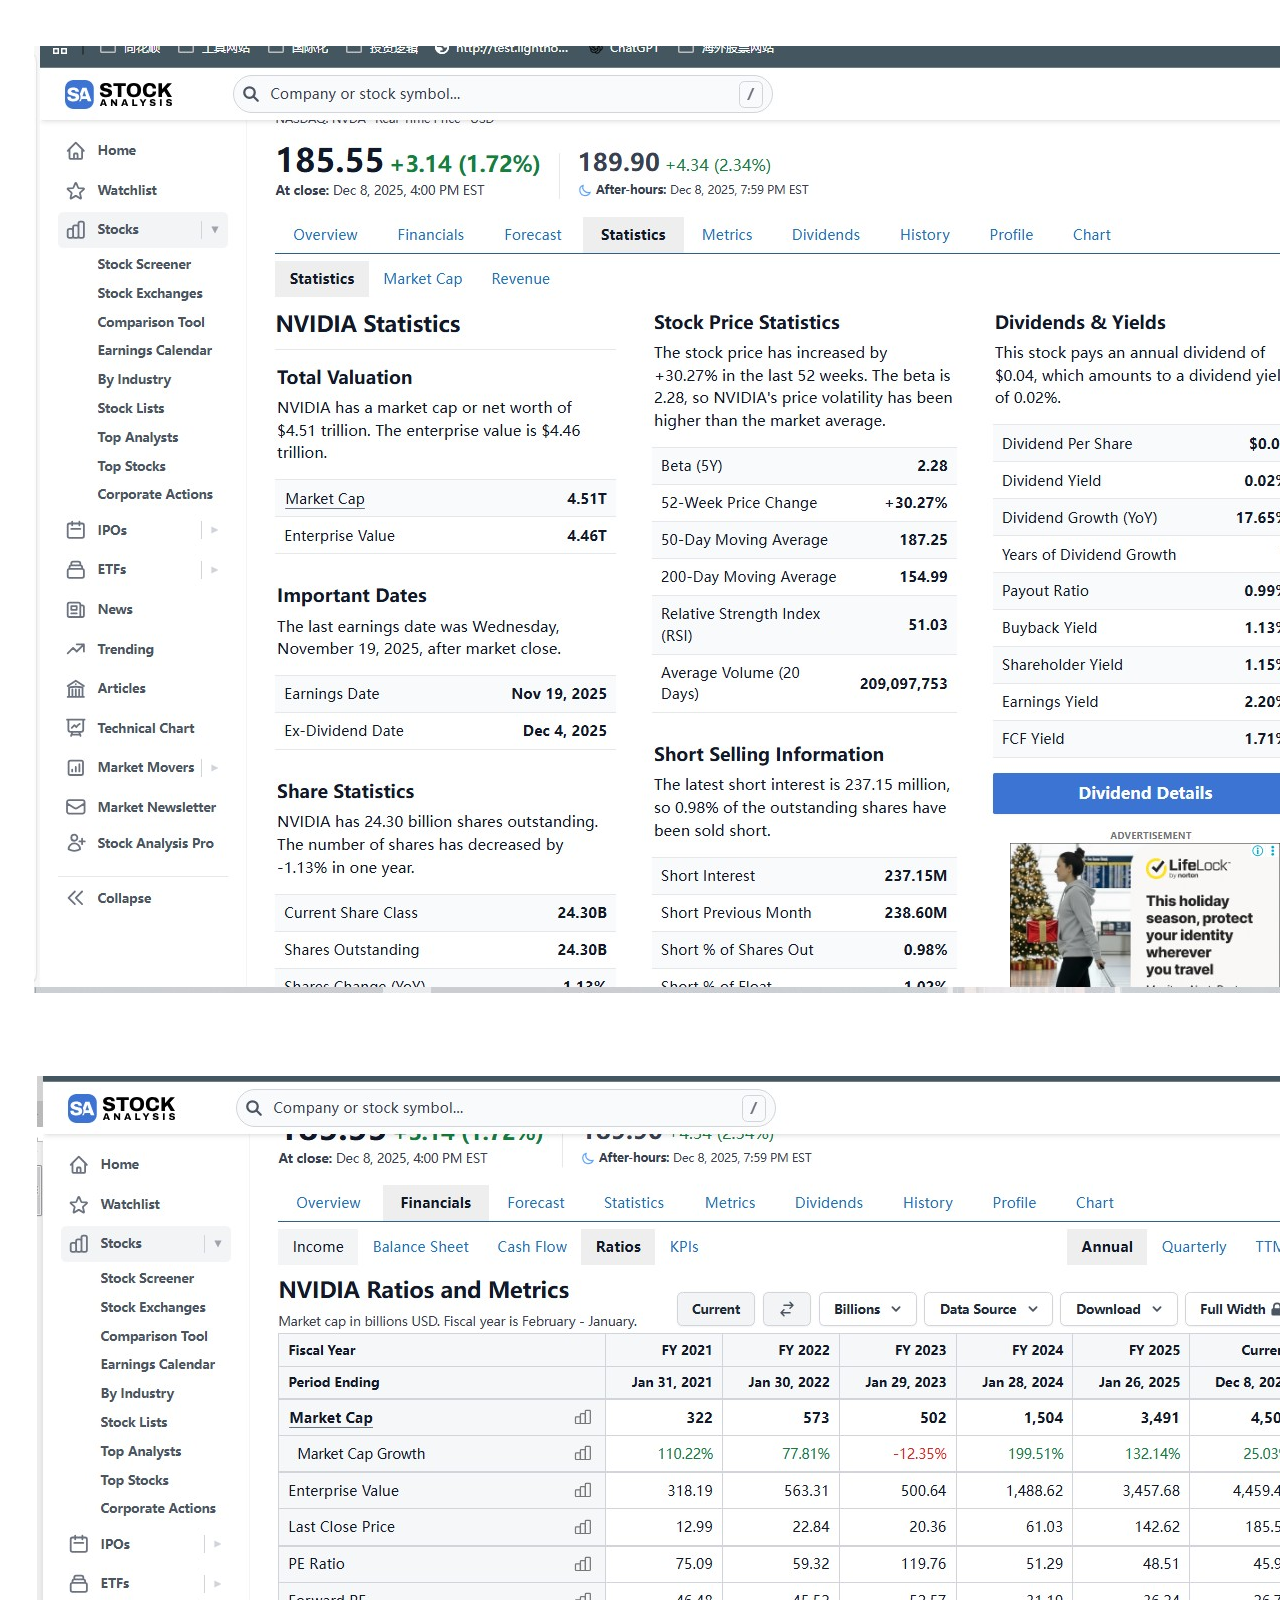
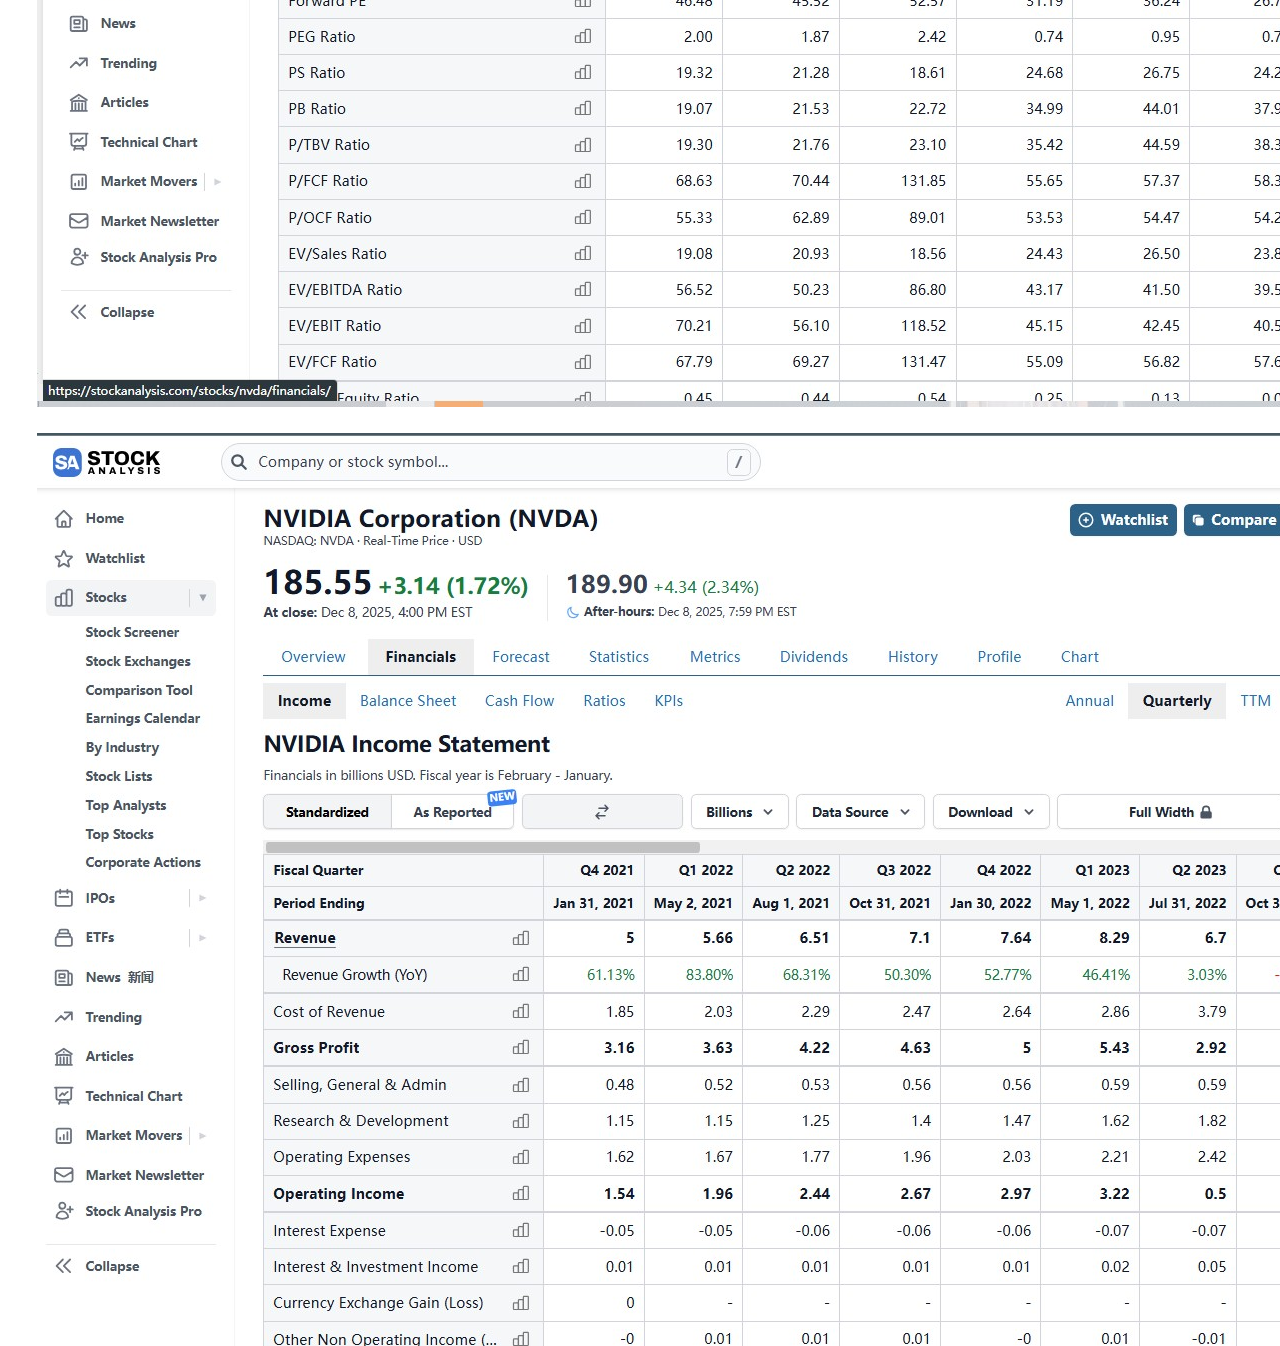
<file: 竞品.html>
﻿<!DOCTYPE html>
<html>
  <head>
    <title>竞品</title>
    <meta http-equiv="X-UA-Compatible" content="IE=edge"/>
    <meta http-equiv="content-type" content="text/html; charset=utf-8"/>
    <meta name="apple-mobile-web-app-capable" content="yes"/>
    <link href="resources/css/jquery-ui-themes.css" type="text/css" rel="stylesheet"/>
    <link href="resources/css/axure_rp_page.css" type="text/css" rel="stylesheet"/>
    <link href="data/styles.css" type="text/css" rel="stylesheet"/>
    <link href="files/竞品/styles.css" type="text/css" rel="stylesheet"/>
    <script src="resources/scripts/jquery-1.7.1.min.js"></script>
    <script src="resources/scripts/jquery-ui-1.8.10.custom.min.js"></script>
    <script src="resources/scripts/axure/axQuery.js"></script>
    <script src="resources/scripts/axure/globals.js"></script>
    <script src="resources/scripts/axutils.js"></script>
    <script src="resources/scripts/axure/annotation.js"></script>
    <script src="resources/scripts/axure/axQuery.std.js"></script>
    <script src="resources/scripts/axure/doc.js"></script>
    <script src="data/document.js"></script>
    <script src="resources/scripts/messagecenter.js"></script>
    <script src="resources/scripts/axure/events.js"></script>
    <script src="resources/scripts/axure/recording.js"></script>
    <script src="resources/scripts/axure/action.js"></script>
    <script src="resources/scripts/axure/expr.js"></script>
    <script src="resources/scripts/axure/geometry.js"></script>
    <script src="resources/scripts/axure/flyout.js"></script>
    <script src="resources/scripts/axure/ie.js"></script>
    <script src="resources/scripts/axure/model.js"></script>
    <script src="resources/scripts/axure/repeater.js"></script>
    <script src="resources/scripts/axure/sto.js"></script>
    <script src="resources/scripts/axure/utils.temp.js"></script>
    <script src="resources/scripts/axure/variables.js"></script>
    <script src="resources/scripts/axure/drag.js"></script>
    <script src="resources/scripts/axure/move.js"></script>
    <script src="resources/scripts/axure/visibility.js"></script>
    <script src="resources/scripts/axure/style.js"></script>
    <script src="resources/scripts/axure/adaptive.js"></script>
    <script src="resources/scripts/axure/tree.js"></script>
    <script src="resources/scripts/axure/init.temp.js"></script>
    <script src="files/竞品/data.js"></script>
    <script src="resources/scripts/axure/legacy.js"></script>
    <script src="resources/scripts/axure/viewer.js"></script>
    <script src="resources/scripts/axure/math.js"></script>
    <script type="text/javascript">
      $axure.utils.getTransparentGifPath = function() { return 'resources/images/transparent.gif'; };
      $axure.utils.getOtherPath = function() { return 'resources/Other.html'; };
      $axure.utils.getReloadPath = function() { return 'resources/reload.html'; };
    </script>
  </head>
  <body>
    <div id="base" class="">

      <!-- Unnamed (图片) -->
      <div id="u2252" class="ax_default _图片">
        <img id="u2252_img" class="img " src="images/竞品分析/u10.png"/>
        <!-- Unnamed () -->
        <div id="u2253" class="text" style="display: none; visibility: hidden">
          <p><span></span></p>
        </div>
      </div>

      <!-- Unnamed (图片) -->
      <div id="u2254" class="ax_default _图片">
        <img id="u2254_img" class="img " src="images/竞品分析/u12.png"/>
        <!-- Unnamed () -->
        <div id="u2255" class="text" style="display: none; visibility: hidden">
          <p><span></span></p>
        </div>
      </div>

      <!-- Unnamed (图片) -->
      <div id="u2256" class="ax_default _图片">
        <img id="u2256_img" class="img " src="images/竞品/u2256.png"/>
        <!-- Unnamed () -->
        <div id="u2257" class="text" style="display: none; visibility: hidden">
          <p><span></span></p>
        </div>
      </div>

      <!-- Unnamed (图片) -->
      <div id="u2258" class="ax_default _图片">
        <img id="u2258_img" class="img " src="images/竞品/u2258.png"/>
        <!-- Unnamed () -->
        <div id="u2259" class="text" style="display: none; visibility: hidden">
          <p><span></span></p>
        </div>
      </div>

      <!-- Unnamed (图片) -->
      <div id="u2260" class="ax_default _图片">
        <img id="u2260_img" class="img " src="images/竞品分析/u4.png"/>
        <!-- Unnamed () -->
        <div id="u2261" class="text" style="display: none; visibility: hidden">
          <p><span></span></p>
        </div>
      </div>

      <!-- Unnamed (图片) -->
      <div id="u2262" class="ax_default _图片">
        <img id="u2262_img" class="img " src="images/竞品分析/u14.png"/>
        <!-- Unnamed () -->
        <div id="u2263" class="text" style="display: none; visibility: hidden">
          <p><span></span></p>
        </div>
      </div>

      <!-- Unnamed (图片) -->
      <div id="u2264" class="ax_default _图片">
        <img id="u2264_img" class="img " src="images/竞品/u2264.png"/>
        <!-- Unnamed () -->
        <div id="u2265" class="text" style="display: none; visibility: hidden">
          <p><span></span></p>
        </div>
      </div>

      <!-- Unnamed (图片) -->
      <div id="u2266" class="ax_default _图片">
        <img id="u2266_img" class="img " src="images/竞品/u2266.png"/>
        <!-- Unnamed () -->
        <div id="u2267" class="text" style="display: none; visibility: hidden">
          <p><span></span></p>
        </div>
      </div>

      <!-- Unnamed (矩形) -->
      <div id="u2268" class="ax_default box_1">
        <div id="u2268_div" class=""></div>
        <!-- Unnamed () -->
        <div id="u2269" class="text" style="visibility: visible;">
          <p><span>1.需要一个概览页面，把最新指标集合到一起。</span></p><p><span>同时又要考虑最新财报和最新指标的关系</span></p><p><span>2.少估值模块&nbsp; 是否要新开一个TAB</span></p><p><span>3.新开几个TAB?statistics\valuation\metrics</span></p><p><span>5.每个TAB是否要有自己的概览页</span></p><p><span>4.是否参考tradingview做指标单独的页面</span></p><p><span>5.指标趋势、行业对比是不是可以合成一个单独的指标页，可以分析指标趋势，和同行公司的对比，提高页面被检索的几率</span></p><p><span>6.估值与行业对比，感觉SEO效果会更好</span></p><p><span>7.tradingview的多柱图其实不错&nbsp; 比较灵活</span></p><p><span><br></span></p><p><span>99.breakdown页面和AI的融合</span></p>
        </div>
      </div>

      <!-- Unnamed (图片) -->
      <div id="u2270" class="ax_default _图片">
        <img id="u2270_img" class="img " src="images/竞品/u2270.png"/>
        <!-- Unnamed () -->
        <div id="u2271" class="text" style="display: none; visibility: hidden">
          <p><span></span></p>
        </div>
      </div>
    </div>
  </body>
</html>
</file>
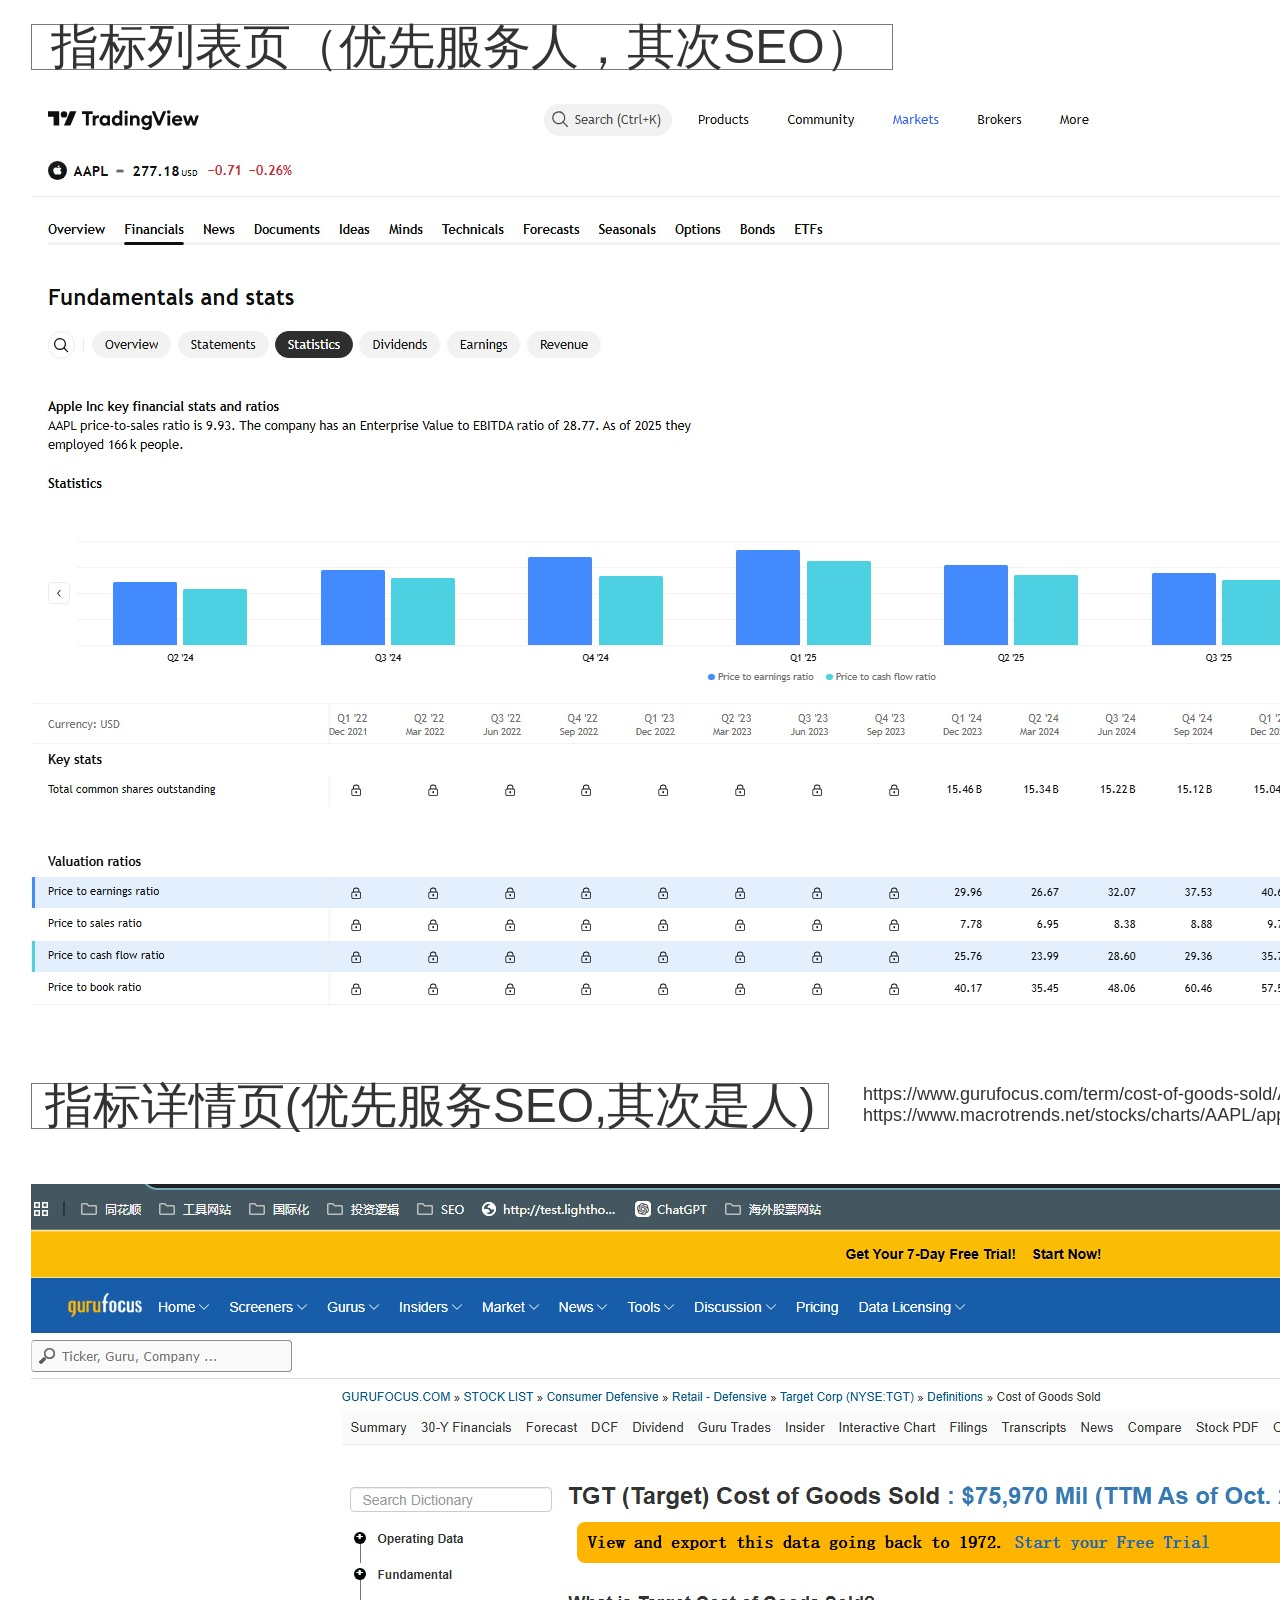
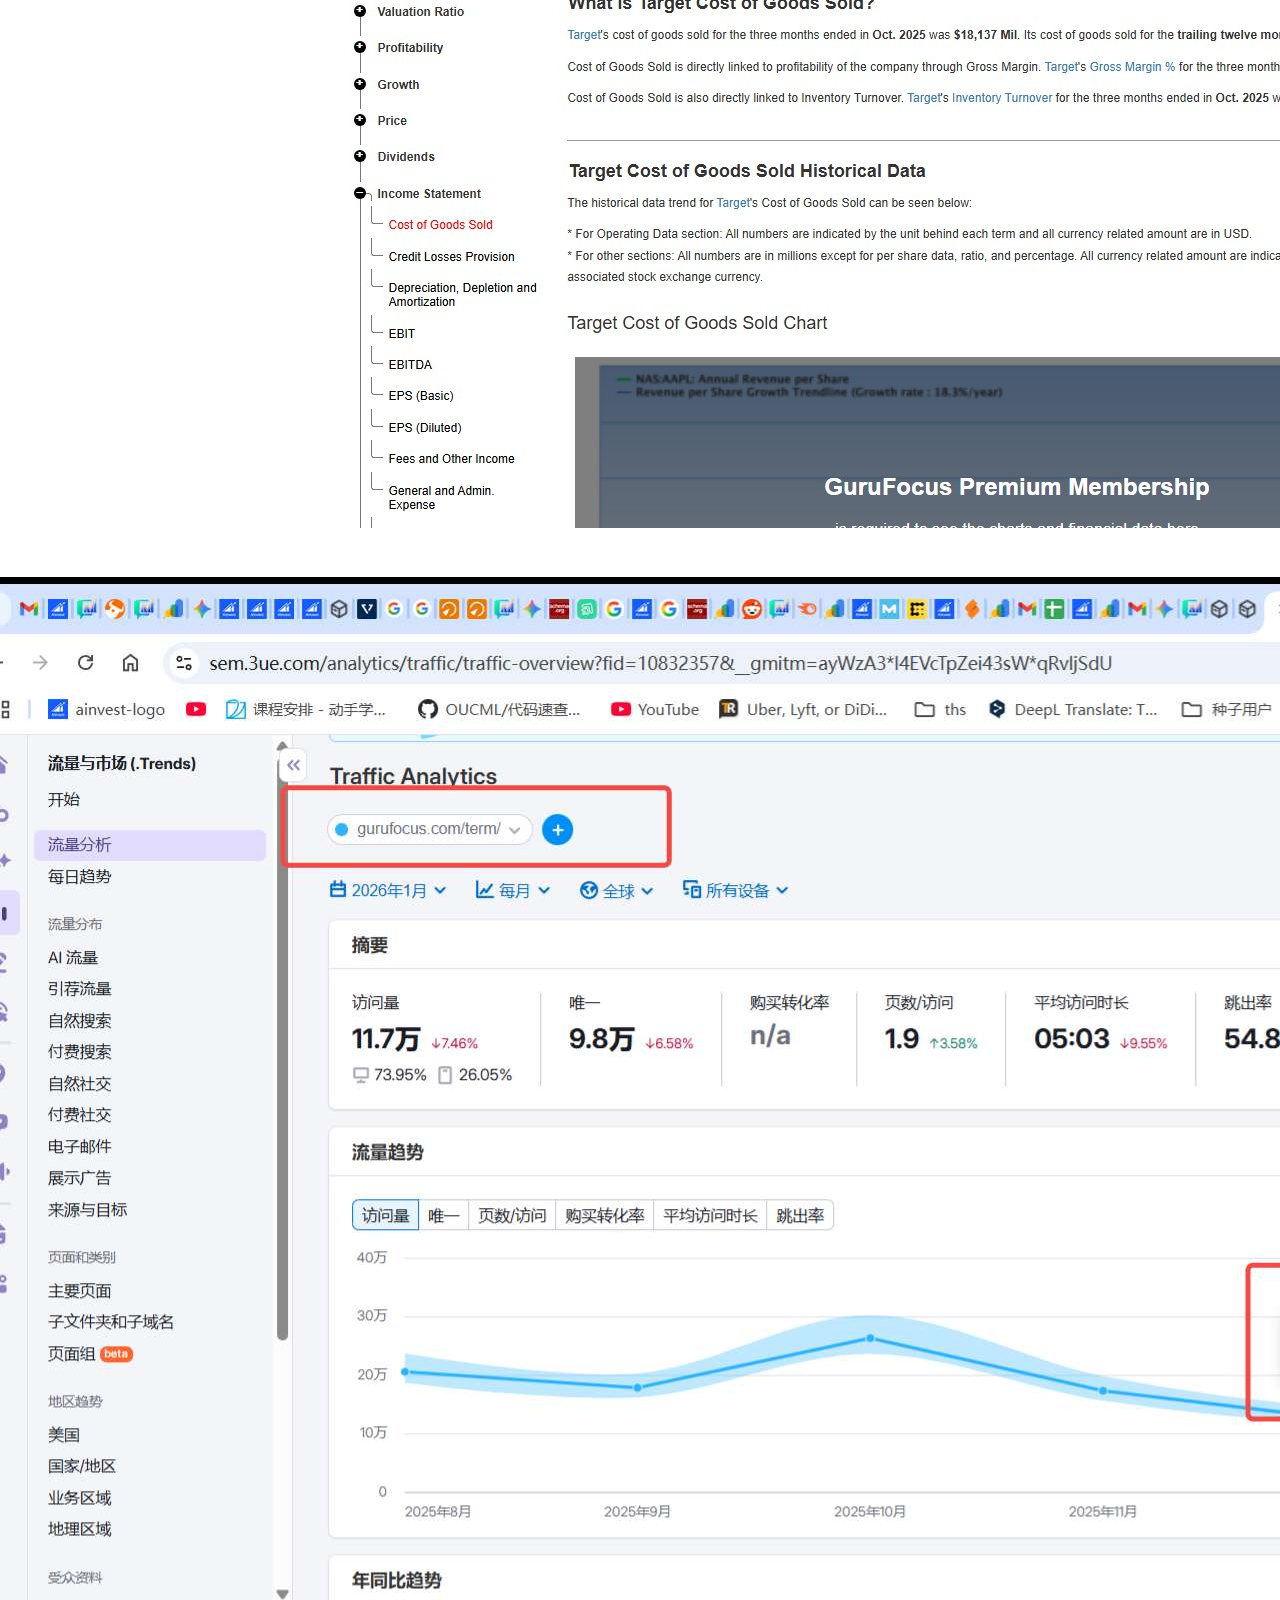
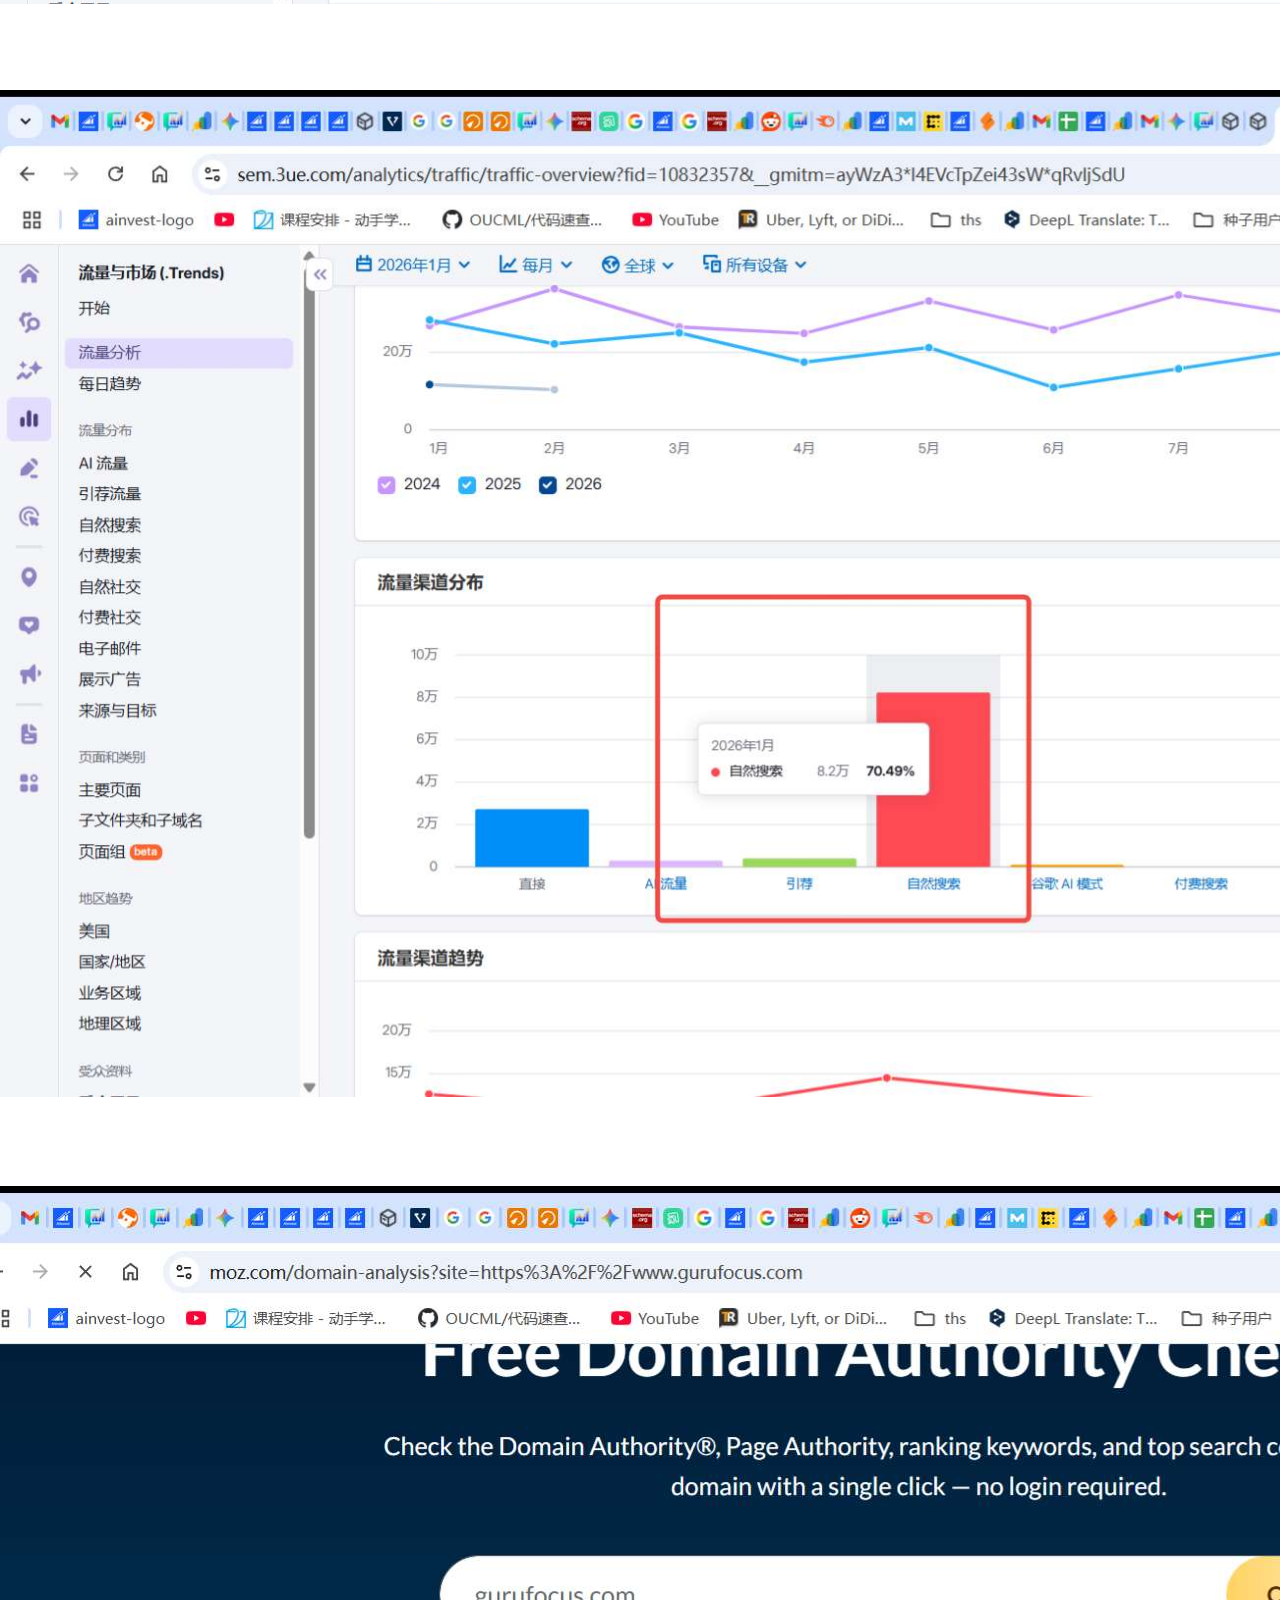
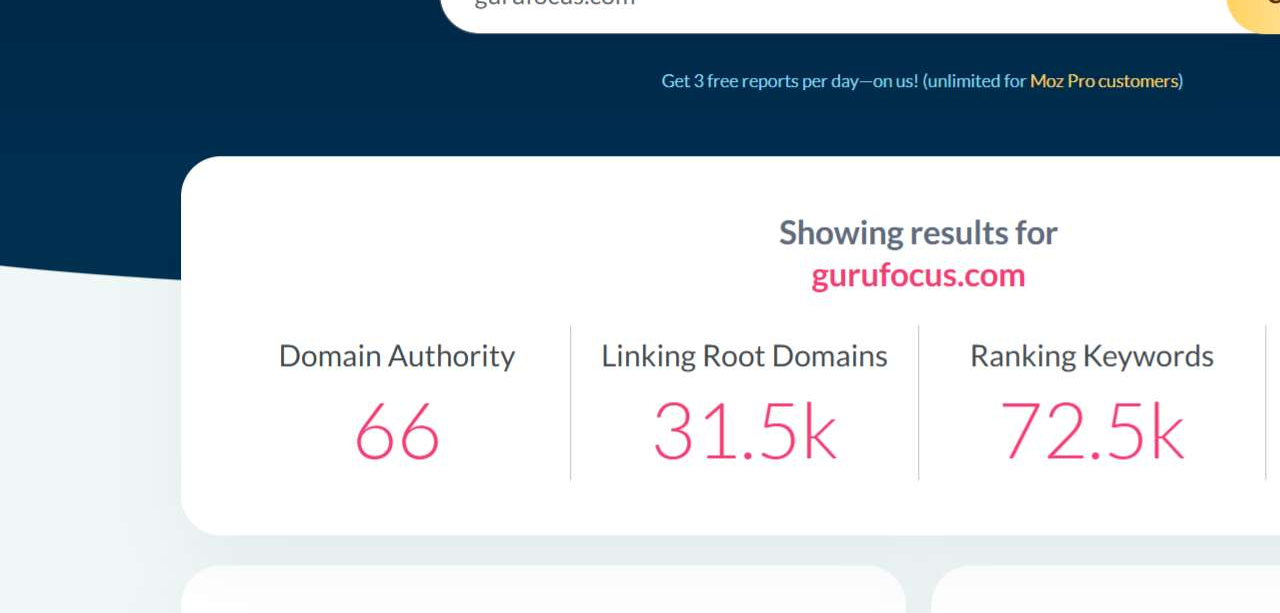
<file: 竞品分析.html>
﻿<!DOCTYPE html>
<html>
  <head>
    <title>竞品分析</title>
    <meta http-equiv="X-UA-Compatible" content="IE=edge"/>
    <meta http-equiv="content-type" content="text/html; charset=utf-8"/>
    <meta name="apple-mobile-web-app-capable" content="yes"/>
    <link href="resources/css/jquery-ui-themes.css" type="text/css" rel="stylesheet"/>
    <link href="resources/css/axure_rp_page.css" type="text/css" rel="stylesheet"/>
    <link href="data/styles.css" type="text/css" rel="stylesheet"/>
    <link href="files/竞品分析/styles.css" type="text/css" rel="stylesheet"/>
    <script src="resources/scripts/jquery-1.7.1.min.js"></script>
    <script src="resources/scripts/jquery-ui-1.8.10.custom.min.js"></script>
    <script src="resources/scripts/axure/axQuery.js"></script>
    <script src="resources/scripts/axure/globals.js"></script>
    <script src="resources/scripts/axutils.js"></script>
    <script src="resources/scripts/axure/annotation.js"></script>
    <script src="resources/scripts/axure/axQuery.std.js"></script>
    <script src="resources/scripts/axure/doc.js"></script>
    <script src="data/document.js"></script>
    <script src="resources/scripts/messagecenter.js"></script>
    <script src="resources/scripts/axure/events.js"></script>
    <script src="resources/scripts/axure/recording.js"></script>
    <script src="resources/scripts/axure/action.js"></script>
    <script src="resources/scripts/axure/expr.js"></script>
    <script src="resources/scripts/axure/geometry.js"></script>
    <script src="resources/scripts/axure/flyout.js"></script>
    <script src="resources/scripts/axure/ie.js"></script>
    <script src="resources/scripts/axure/model.js"></script>
    <script src="resources/scripts/axure/repeater.js"></script>
    <script src="resources/scripts/axure/sto.js"></script>
    <script src="resources/scripts/axure/utils.temp.js"></script>
    <script src="resources/scripts/axure/variables.js"></script>
    <script src="resources/scripts/axure/drag.js"></script>
    <script src="resources/scripts/axure/move.js"></script>
    <script src="resources/scripts/axure/visibility.js"></script>
    <script src="resources/scripts/axure/style.js"></script>
    <script src="resources/scripts/axure/adaptive.js"></script>
    <script src="resources/scripts/axure/tree.js"></script>
    <script src="resources/scripts/axure/init.temp.js"></script>
    <script src="files/竞品分析/data.js"></script>
    <script src="resources/scripts/axure/legacy.js"></script>
    <script src="resources/scripts/axure/viewer.js"></script>
    <script src="resources/scripts/axure/math.js"></script>
    <script type="text/javascript">
      $axure.utils.getTransparentGifPath = function() { return 'resources/images/transparent.gif'; };
      $axure.utils.getOtherPath = function() { return 'resources/Other.html'; };
      $axure.utils.getReloadPath = function() { return 'resources/reload.html'; };
    </script>
  </head>
  <body>
    <div id="base" class="">

      <!-- Unnamed (矩形) -->
      <div id="u0" class="ax_default box_1">
        <div id="u0_div" class=""></div>
        <!-- Unnamed () -->
        <div id="u1" class="text" style="visibility: visible;">
          <p><span>指标列表页（优先服务人，其次SEO）</span></p>
        </div>
      </div>

      <!-- Unnamed (矩形) -->
      <div id="u2" class="ax_default box_1">
        <div id="u2_div" class=""></div>
        <!-- Unnamed () -->
        <div id="u3" class="text" style="visibility: visible;">
          <p><span>指标详情页(优先服务SEO,其次是人)</span></p>
        </div>
      </div>

      <!-- Unnamed (图片) -->
      <div id="u4" class="ax_default _图片">
        <img id="u4_img" class="img " src="images/竞品分析/u4.png"/>
        <!-- Unnamed () -->
        <div id="u5" class="text" style="display: none; visibility: hidden">
          <p><span></span></p>
        </div>
      </div>

      <!-- Unnamed (图片) -->
      <div id="u6" class="ax_default _图片">
        <img id="u6_img" class="img " src="images/竞品分析/u6.png"/>
        <!-- Unnamed () -->
        <div id="u7" class="text" style="display: none; visibility: hidden">
          <p><span></span></p>
        </div>
      </div>

      <!-- Unnamed (图片) -->
      <div id="u8" class="ax_default _图片">
        <img id="u8_img" class="img " src="images/竞品分析/u8.png"/>
        <!-- Unnamed () -->
        <div id="u9" class="text" style="display: none; visibility: hidden">
          <p><span></span></p>
        </div>
      </div>

      <!-- Unnamed (图片) -->
      <div id="u10" class="ax_default _图片">
        <img id="u10_img" class="img " src="images/竞品分析/u10.png"/>
        <!-- Unnamed () -->
        <div id="u11" class="text" style="display: none; visibility: hidden">
          <p><span></span></p>
        </div>
      </div>

      <!-- Unnamed (图片) -->
      <div id="u12" class="ax_default _图片">
        <img id="u12_img" class="img " src="images/竞品分析/u12.png"/>
        <!-- Unnamed () -->
        <div id="u13" class="text" style="display: none; visibility: hidden">
          <p><span></span></p>
        </div>
      </div>

      <!-- Unnamed (图片) -->
      <div id="u14" class="ax_default _图片">
        <img id="u14_img" class="img " src="images/竞品分析/u14.png"/>
        <!-- Unnamed () -->
        <div id="u15" class="text" style="display: none; visibility: hidden">
          <p><span></span></p>
        </div>
      </div>

      <!-- Unnamed (图片) -->
      <div id="u16" class="ax_default _图片">
        <img id="u16_img" class="img " src="images/竞品分析/u16.png"/>
        <!-- Unnamed () -->
        <div id="u17" class="text" style="display: none; visibility: hidden">
          <p><span></span></p>
        </div>
      </div>

      <!-- Unnamed (图片) -->
      <div id="u18" class="ax_default _图片">
        <img id="u18_img" class="img " src="images/竞品分析/u18.png"/>
        <!-- Unnamed () -->
        <div id="u19" class="text" style="display: none; visibility: hidden">
          <p><span></span></p>
        </div>
      </div>

      <!-- Unnamed (图片) -->
      <div id="u20" class="ax_default _图片">
        <img id="u20_img" class="img " src="images/竞品分析/u20.png"/>
        <!-- Unnamed () -->
        <div id="u21" class="text" style="display: none; visibility: hidden">
          <p><span></span></p>
        </div>
      </div>

      <!-- Unnamed (图片) -->
      <div id="u22" class="ax_default _图片">
        <img id="u22_img" class="img " src="images/竞品分析/u22.png"/>
        <!-- Unnamed () -->
        <div id="u23" class="text" style="display: none; visibility: hidden">
          <p><span></span></p>
        </div>
      </div>

      <!-- Unnamed (图片) -->
      <div id="u24" class="ax_default _图片">
        <img id="u24_img" class="img " src="images/竞品分析/u24.png"/>
        <!-- Unnamed () -->
        <div id="u25" class="text" style="display: none; visibility: hidden">
          <p><span></span></p>
        </div>
      </div>

      <!-- Unnamed (图片) -->
      <div id="u26" class="ax_default _图片">
        <img id="u26_img" class="img " src="images/竞品分析/u26.png"/>
        <!-- Unnamed () -->
        <div id="u27" class="text" style="display: none; visibility: hidden">
          <p><span></span></p>
        </div>
      </div>

      <!-- Unnamed (文本段落) -->
      <div id="u28" class="ax_default _文本段落">
        <img id="u28_img" class="img " src="resources/images/transparent.gif"/>
        <!-- Unnamed () -->
        <div id="u29" class="text" style="visibility: visible;">
          <p><span>https://www.gurufocus.com/term/cost-of-goods-sold/AAPL</span></p><p><span>https://www.macrotrends.net/stocks/charts/AAPL/apple/ebitda</span></p>
        </div>
      </div>
    </div>
  </body>
</html>
</file>
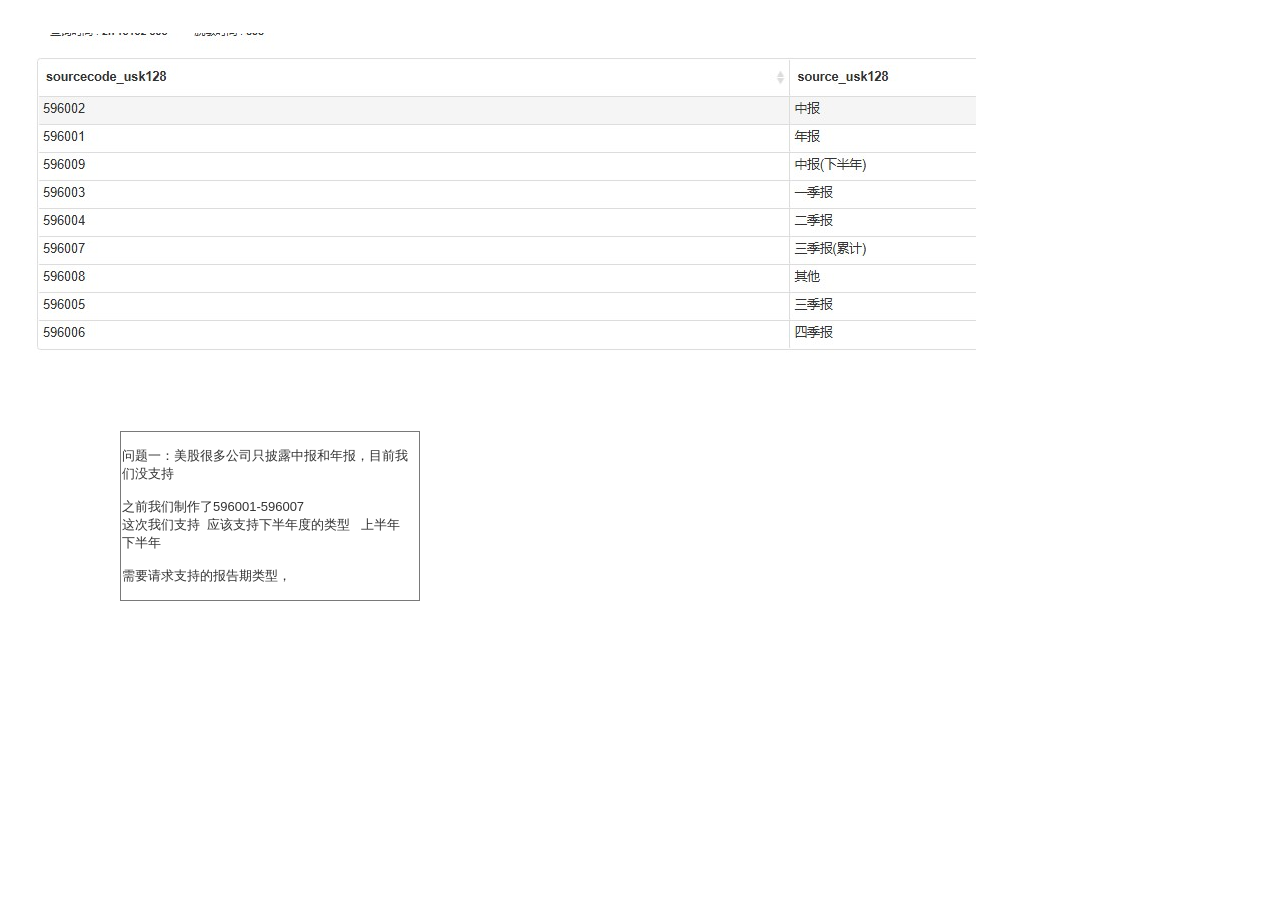
<file: 细节问题.html>
﻿<!DOCTYPE html>
<html>
  <head>
    <title>细节问题</title>
    <meta http-equiv="X-UA-Compatible" content="IE=edge"/>
    <meta http-equiv="content-type" content="text/html; charset=utf-8"/>
    <meta name="apple-mobile-web-app-capable" content="yes"/>
    <link href="resources/css/jquery-ui-themes.css" type="text/css" rel="stylesheet"/>
    <link href="resources/css/axure_rp_page.css" type="text/css" rel="stylesheet"/>
    <link href="data/styles.css" type="text/css" rel="stylesheet"/>
    <link href="files/细节问题/styles.css" type="text/css" rel="stylesheet"/>
    <script src="resources/scripts/jquery-1.7.1.min.js"></script>
    <script src="resources/scripts/jquery-ui-1.8.10.custom.min.js"></script>
    <script src="resources/scripts/axure/axQuery.js"></script>
    <script src="resources/scripts/axure/globals.js"></script>
    <script src="resources/scripts/axutils.js"></script>
    <script src="resources/scripts/axure/annotation.js"></script>
    <script src="resources/scripts/axure/axQuery.std.js"></script>
    <script src="resources/scripts/axure/doc.js"></script>
    <script src="data/document.js"></script>
    <script src="resources/scripts/messagecenter.js"></script>
    <script src="resources/scripts/axure/events.js"></script>
    <script src="resources/scripts/axure/recording.js"></script>
    <script src="resources/scripts/axure/action.js"></script>
    <script src="resources/scripts/axure/expr.js"></script>
    <script src="resources/scripts/axure/geometry.js"></script>
    <script src="resources/scripts/axure/flyout.js"></script>
    <script src="resources/scripts/axure/ie.js"></script>
    <script src="resources/scripts/axure/model.js"></script>
    <script src="resources/scripts/axure/repeater.js"></script>
    <script src="resources/scripts/axure/sto.js"></script>
    <script src="resources/scripts/axure/utils.temp.js"></script>
    <script src="resources/scripts/axure/variables.js"></script>
    <script src="resources/scripts/axure/drag.js"></script>
    <script src="resources/scripts/axure/move.js"></script>
    <script src="resources/scripts/axure/visibility.js"></script>
    <script src="resources/scripts/axure/style.js"></script>
    <script src="resources/scripts/axure/adaptive.js"></script>
    <script src="resources/scripts/axure/tree.js"></script>
    <script src="resources/scripts/axure/init.temp.js"></script>
    <script src="files/细节问题/data.js"></script>
    <script src="resources/scripts/axure/legacy.js"></script>
    <script src="resources/scripts/axure/viewer.js"></script>
    <script src="resources/scripts/axure/math.js"></script>
    <script type="text/javascript">
      $axure.utils.getTransparentGifPath = function() { return 'resources/images/transparent.gif'; };
      $axure.utils.getOtherPath = function() { return 'resources/Other.html'; };
      $axure.utils.getReloadPath = function() { return 'resources/reload.html'; };
    </script>
  </head>
  <body>
    <div id="base" class="">

      <!-- Unnamed (图片) -->
      <div id="u3106" class="ax_default _图片">
        <img id="u3106_img" class="img " src="images/细节问题/u3106.png"/>
        <!-- Unnamed () -->
        <div id="u3107" class="text" style="display: none; visibility: hidden">
          <p><span></span></p>
        </div>
      </div>

      <!-- Unnamed (矩形) -->
      <div id="u3108" class="ax_default box_1">
        <div id="u3108_div" class=""></div>
        <!-- Unnamed () -->
        <div id="u3109" class="text" style="visibility: visible;">
          <p><span>问题一：美股很多公司只披露中报和年报，目前我们没支持</span></p><p><span><br></span></p><p><span>之前我们制作了596001-596007</span></p><p><span>这次我们支持&nbsp; 应该支持下半年度的类型&nbsp;&nbsp; 上半年&nbsp; 下半年</span></p><p><span><br></span></p><p><span>需要请求支持的报告期类型，</span></p>
        </div>
      </div>
    </div>
  </body>
</html>
</file>
<file: resources/css/default.css>
﻿body {
  font-family : Arial, Helvetica, Sans-Serif;
  background-color: #8f949a;
  overflow:hidden;
}
a {
  cursor: pointer;
}

input[type="radio"], input[type="checkbox"] {
    margin: 0px 9px 0px 0px;
    vertical-align: bottom;
}

input {
    -webkit-box-sizing: border-box;
    -moz-box-sizing: border-box;
    box-sizing: border-box;
}

#maximizePanelContainer {
  font-size: 4px;
  position:absolute;
  left: 0px;
  top: 0px;
  width: 55px;
  height: 20px;
  overflow: visible;
  z-index: 1000;
}
#maximizePanelOver {
    position: absolute;
    left: 0px;
    top: 0px;
    width: 55px;
    height: 20px;
}
.maximizePanel {
    position: absolute;
    left: 0px;
    top: 0px;
    width: 55px;
    height: 20px;
    background: #a2a2a2 url('../images/expand.png') no-repeat center center;
    background: url('../images/expand.svg') no-repeat center center, linear-gradient(rgba(200,200,200,.5),rgba(200,200,200,.5));
    cursor: pointer;
}

#interfaceControlFrameMinimizeContainer {
  position:absolute;
    top: 0px;
    left: 0px;
  font-size: 2px; /*for IE*/
  text-align: right;
  z-index: 100;
    height: 20px;
    width: 55px;
    background-color: #62666b;
}
#interfaceControlFrameMinimizeContainer a {
    display: inline-block;
    width: 55px;
    height: 20px;
    font-size: 2px;
    background: url('../images/close.png') no-repeat center center;
    background: url('../images/close.svg') no-repeat center center, linear-gradient(transparent,transparent);
    text-decoration: none;
}

.hashover #interfaceControlFrameMinimizeContainer a:hover {
    background: url('../images/close_hover.png') no-repeat center center;
    background: url('../images/close_hover.svg') no-repeat center center, linear-gradient(transparent,transparent);
}

#interfaceControlFrame {
    margin: 0px 0px 0px 55px;
}

#interfaceControlFrameCloseContainer {
    /*display: none;*/
    position:absolute;
    bottom: 0px;
    left: 0px;
    font-size: 9px;
    font-family: 'Trebuchet MS';
    font-weight: bold;
    letter-spacing: 1px;
    z-index: 100;
    width: 55px;
    background-color: #62666b;
    text-align: center;  
}
#interfaceControlFrameCloseContainer a {
    display: inline-block;
    width: 55px;
    color: #ffffff;
    padding: 5px 0px;
}

#interfaceControlFrameHeader li a {
    display: block;
    width: 54px;
    height: 78px;
    text-align: center;
    padding-top: 50px;
    outline: none;
    margin-right: 1px;
    text-decoration: none;
    color: #ffffff;
    white-space: nowrap;
    background-color: transparent;
    background-repeat: no-repeat;
    background-position: 50% 17px;
    box-sizing: border-box;
    -moz-box-sizing: border-box;
    -webkit-box-sizing: border-box;
    border-left: 4px solid transparent;
    border-right: 4px solid transparent;
}

.hashover #interfaceControlFrameHeader li a:hover {
    background-color: transparent;
    background-repeat: no-repeat;
    background-position: 50% 17px;
    color: #c2c2c2;
}

#interfaceControlFrameHeader li a.selected, #interfaceControlFrameHeader li a.selected:hover {
    background-color: #f5f5f5;
    background-repeat: no-repeat;
    background-position: 50% 17px;
    color: #62666b;
    border-left: 5px solid #138CDD;
}

#interfaceControlFrameHeaderContainer {
    float: left;
    overflow: visible;
    width: 55px;
    margin-left: -55px;
    margin-top: 20px;
}

#interfaceControlFrameHeader {
    position: relative;
    list-style: none;
    font-size: 8px;
    z-index: 50;
    font-family: 'Trebuchet MS';
    font-weight: bold;
    letter-spacing: 1px;
}

#interfaceControlFrameContainer {
    float: right;
    background-color: #f5f5f5;
    overflow: hidden;
    width: 100%;
}

#interfaceControlFrameLogoContainer {
  background-color: White;
  padding: 20px 10px 10px 10px;
  overflow: hidden;
}

#interfaceControlFrameLogoImageContainer {
  text-align: center;
}

#interfaceControlFrameLogoCaptionContainer {
  text-align: center;
  margin: 5px 10px 0px 10px;
  font-size: 12px;
  color: #4a4a4a;
}

#logoImage {
    width: 100%;
}

.emptyStateContainer {
    text-align: center;
    padding: 0px 10px;
    margin-top: 32px
}

.emptyStateTitle {
    margin: 0px 0px 9px 0px;
    font-weight: bold;
}

.emptyStateContent {
    line-height: 16px;
}

.dottedDivider {
    height: 2px;
    margin: 15px 0px 15px 0px;
    background: url('../images/divider.png') no-repeat center center;
    background: url('../images/divider.svg') no-repeat center center, linear-gradient(transparent,transparent);
}

.nondottedDivider {
    height: 2px;
    margin: 9px 0px 9px 0px;
}
</file>
<file: plugins/sitemap/styles/sitemap.css>
﻿
#sitemapHost {
    font-size: 12px;
    color:#4a4a4a;
    height: 100%;
}

#sitemapHostBtn a {
    background: url('images/sitemap_on.png');
    background: url('images/sitemap_on.svg'),linear-gradient(transparent, transparent);
}

.hashover #sitemapHostBtn a:hover {
    background: url('images/sitemap_hover.png');
    background: url('images/sitemap_hover.svg'),linear-gradient(transparent, transparent);
}

#sitemapHostBtn a.selected, #sitemapHostBtn a.selected:hover {
    background: url('images/sitemap_off.png');
    background: url('images/sitemap_off.svg'),linear-gradient(transparent, transparent);
}

#sitemapHost .pageButtonHeader {
    top: -27px;
}

#sitemapTreeContainer {
    overflow: auto;
    width: 100%;
    height: 100%;
    -webkit-overflow-scrolling: touch;
}

.sitemapTree {
    margin: 0px 0px 10px 0px;
    overflow:visible;
}

.sitemapTree ul {
    list-style-type: none;
    margin: 0px 0px 0px 0px;
    padding-left: 0px;
}

.sitemapPlusMinusLink 
{
}

.sitemapMinus 
{
	vertical-align:middle;
    background: url('images/minus.gif');
    background-repeat: no-repeat;
	margin-right: 3px;	
	margin-bottom: 1px;
    height:9px;
    width:9px;
    display:inline-block;
}

.sitemapPlus 
{
	vertical-align:middle;
    background: url('images/plus.gif');
    background-repeat: no-repeat;
	margin-right: 3px;	
	margin-bottom: 1px;
	height:9px;
    width:9px;
    display:inline-block;
}

.sitemapPageLink 
{
    margin-left: 0px;
}

.sitemapPageIcon 
{
	margin: 0px 0px -3px 4px;
    width: 16px;
    height: 16px;
    display: inline-block;
    background: url('images/page.png') no-repeat center center;
    background: url('images/page.svg') no-repeat center center, linear-gradient(transparent,transparent);
}

.sitemapFlowIcon
{
    background: url('images/flow.png') no-repeat center center;
    background: url('images/flow.svg') no-repeat center center, linear-gradient(transparent,transparent);
}

.sitemapFolderIcon
{
    background: url('images/folder_closed.png') no-repeat center center;
    background: url('images/folder_closed.svg') no-repeat center center, linear-gradient(transparent,transparent);
}

.sitemapFolderOpenIcon
{
    background: url('images/folder_open.png') no-repeat center center;
    background: url('images/folder_open.svg') no-repeat center center, linear-gradient(transparent,transparent);
}

.sitemapPageName 
{
    margin-left: 7px;
}

.sitemapNode 
{
    /*margin:4px 0px 4px 0px;*/
    white-space:nowrap;
}

.sitemapPageLinkContainer {
    /*display: inline-block;*/
    margin-left: 0px;
    padding: 4px 0px 4px 0px;
}
/*
.sitemapNode div
{
	padding-top: 1px; 
	padding-bottom: 3px;
    padding-left: 20px;
	height: 14px;
}
*/

.sitemapExpandableNode 
{
	margin-left: 0px;
}

.sitemapHighlight 
{
    /*display: inline-block;*/
	background-color : #C8E0F0;
    font-weight: bold;
}

.sitemapGreyedName
{
	color: #AAA;
}


.pluginNameHeader
{
    font-family: 'Trebuchet MS';
	font-size: 12px;
    letter-spacing: 1px;
	/*font-weight: bold;*/
	white-space: nowrap;
    margin-bottom: 5px;
}

.pageNameHeader
{
    font-family: 'Trebuchet MS';
    /*display: inline-block;*/
    /*float: left;*/
	font-size: 15px;
	font-weight: bold;
	/*height: 23px;*/
    padding-right: 77px;
	white-space: nowrap;
    overflow: hidden;
    text-overflow: ellipsis;
}

.pageButtonHeader
{
    float: right;
    position: relative;
    /*width: 72px;*/
	height: 24px;
    top: -22px;
    margin-bottom: -24px;
}

.sitemapHeader
{
    padding-top: 27px;
    border-bottom: 1px solid #d9d9d9;
    min-width: 110px;
}

.sitemapToolbar {
    margin: 0px 5px 14px 12px;
}

.sitemapToolbarButton
{
    float: left;
    width: 22px;
    height: 22px;
    border: 1px solid transparent;
}

#linksButton {
    background: url('images/share.png') no-repeat center center;
    background: url('images/share.svg') no-repeat center center, linear-gradient(transparent,transparent);
}

#linksButton:hover {
    background: url('images/share_hover.png') no-repeat center center;
    background: url('images/share_hover.svg') no-repeat center center, linear-gradient(transparent,transparent);
}

#linksButton.sitemapToolbarButtonSelected, .hashover #linksButton.sitemapToolbarButtonSelected:hover {
    background: url('images/share_on.png') no-repeat center center;
    background: url('images/share_on.svg') no-repeat center center, linear-gradient(transparent,transparent);
}

#adaptiveButton {
    background: url('images/views.png') no-repeat center center;
    background: url('images/views.svg') no-repeat center center, linear-gradient(transparent,transparent);
}

#adaptiveButton:hover {
    background: url('images/views_hover.png') no-repeat center center;
    background: url('images/views_hover.svg') no-repeat center center, linear-gradient(transparent,transparent);
}

#adaptiveButton.sitemapToolbarButtonSelected, #adaptiveButton.sitemapToolbarButtonSelected:hover {
    background: url('images/views_on.png') no-repeat center center;
    background: url('images/views_on.svg') no-repeat center center, linear-gradient(transparent,transparent);
}

#highlightInteractiveButton {
    background: url('images/hotspots.png') no-repeat center center;
    background: url('images/hotspots.svg') no-repeat center center, linear-gradient(transparent,transparent);
    margin-top: 1px;
}

#highlightInteractiveButton:hover {
    background: url('images/hotspots_hover.png') no-repeat center center;
    background: url('images/hotspots_hover.svg') no-repeat center center, linear-gradient(transparent,transparent);
}

#highlightInteractiveButton.sitemapToolbarButtonSelected, #highlightInteractiveButton.sitemapToolbarButtonSelected:hover {
    background: url('images/hotspots_on.png') no-repeat center center;
    background: url('images/hotspots_on.svg') no-repeat center center, linear-gradient(transparent,transparent);
}

/*#variablesButton {
    background: url('images/229_variables_16.png') no-repeat center center;
}*/

#searchButton {
    background: url('images/232_search_16.png') no-repeat center center;
}

.sitemapLinkContainer
{
	margin-top: 8px;
	padding-right: 5px;
	/*font-size: 12px;*/
}

.sitemapLinkField 
{
	width: 100%;
	font-size: 12px;
	margin-top: 3px;
    padding: 5px;
}

.sitemapRadioSelected {
    font-weight: bold;
}

.sitemapOptionContainer
{
	margin-top: 8px;
	padding-right: 5px;
	/*font-size: 12px;*/
}

#sitemapOptionsDiv
{
	margin-top: 10px;
	/*margin-left: 16px;*/
}

#viewSelectDiv
{
    padding: 2px 0px 0px 0px;
	/*margin-left: 5px;*/
}

#viewSelect
{
	width: 70%;
}

.sitemapUrlOption
{
	padding-bottom: 8px;
}

.optionLabel
{
	font-size: 12px;
}

.sitemapPopupContainer
{
    display: none;
    position: absolute;
	background-color: #F4F4F4;
	border: 1px solid #B9B9B9;
	padding: 5px 5px 5px 5px;
	margin: 5px 0px 0px 5px;
    z-index: 1;
}

#sitemapLinksContainer {
    border-top: 1px solid #d9d9d9;
    padding: 10px;
    margin-left: 0px;
    /*line-height: 18px;*/
}

#adaptiveViewsContainer {
    border-top: 1px solid #d9d9d9;
    padding: 10px;
    margin-left: 0px;
    line-height: 18px;
}

.adaptiveViewOption
{
	padding: 2px;
}

.adaptiveViewOption:hover
{ 
	background-color: rgb(204,235,248);
	cursor: pointer;
}

.currentAdaptiveView {
    font-weight: bold;
}

.adaptiveCheckboxDiv {
	height: 15px;
	width: 15px;
	float: left;
}

.checkedAdaptive {
	background: url('images/adaptivecheck.png') no-repeat center center;
}

/*#variablesContainer 
{
	max-height: 350px;
	overflow: auto;
}*/

/*#variablesClearLink 
{
	color: #069;
	left: 5px;
}*/

#searchDiv {
    padding: 8px 12px 11px 12px;
}

#searchBox {
    width: 100%;
    border: none;
    border-top: 1px solid #d9d9d9;
    /*border-bottom: 1px solid #d9d9d9;*/
    padding: 5px;
    font-size: 12px;
}

.searchBoxHint 
{
	color: #8f949a;
	/*font-style: italic;*/
}

#sitemapLinksPageName
{
	font-weight: bold;
}

#sitemapOptionsHeader
{
	font-weight: bold;
}
</file>
<file: plugins/page_notes/styles/page_notes.css>
﻿#pageNotesHost {
    font-size: 12px;
    color:#4a4a4a;
    height: 100%;
}

#pageNotesHostBtn a {
    background: url('images/notes_on.png');
    background: url('images/notes_on.svg'),linear-gradient(transparent, transparent);
}

.hashover #pageNotesHostBtn a:hover {
    background: url('images/notes_hover.png');
    background: url('images/notes_hover.svg'),linear-gradient(transparent, transparent);
}

#pageNotesHostBtn a.selected, #pageNotesHostBtn a.selected:hover {
    background: url('images/notes_off.png');
    background: url('images/notes_off.svg'),linear-gradient(transparent, transparent);
}

#footnotesButton {
    background: url('images/footnotes.png') no-repeat center center;
    background: url('images/footnotes.svg') no-repeat center center,linear-gradient(transparent, transparent);
}

#footnotesButton:hover {
    background: url('images/footnotes_hover.png') no-repeat center center;
    background: url('images/footnotes_hover.svg') no-repeat center center,linear-gradient(transparent, transparent);
}

#footnotesButton.sitemapToolbarButtonSelected, #footnotesButton.sitemapToolbarButtonSelected:hover {
    background: url('images/footnotes_on.png') no-repeat center center;
    background: url('images/footnotes_on.svg') no-repeat center center,linear-gradient(transparent, transparent);
}

.nextPageButton {
    background: url('images/forward.png') no-repeat center center;
    background: url('images/forward.svg') no-repeat center center,linear-gradient(transparent, transparent);    
}

.nextPageButton:hover {
    background: url('images/forward_hover.png') no-repeat center center;
    background: url('images/forward_hover.svg') no-repeat center center,linear-gradient(transparent, transparent);    
}

.prevPageButton {
    background: url('images/back.png') no-repeat center center;
    background: url('images/back.svg') no-repeat center center,linear-gradient(transparent, transparent);    
}

.prevPageButton:hover {
    background: url('images/back_hover.png') no-repeat center center;
    background: url('images/back_hover.svg') no-repeat center center,linear-gradient(transparent, transparent);    
}

#pageNotesScrollContainer 
{
    overflow: auto;
    width: 100%;
    /*height: 100%;*/
    -webkit-overflow-scrolling: touch;
}    

#pageNotesContainer 
{
    /*padding: 10px 10px 10px 12px;*/
}

#pageNotesContent 
{
	overflow: visible;
}

.pageNoteContainer 
{
    padding: 10px;
}

.pageNoteName 
{
    font-family: 'Trebuchet MS';
	font-size: 14px;
    font-weight: bold;
	margin-bottom: 5px;
	/*text-decoration: underline;*/
	white-space: nowrap;
}

.pageNote 
{
    line-height: 21px;
	/*margin-bottom: 20px;*/
}

.widgetNoteContainer {
    padding: 10px;
    border-bottom: 1px solid transparent;
    border-top: 1px solid transparent;
    cursor: pointer;
}

.widgetNoteContainerSelected {
    background-color: white;
    border-bottom: 1px solid #c2c2c2;
    border-top: 1px solid #c2c2c2;
}

/*.widgetNoteContainer:hover {
    background-color: white;
    //border-bottom: 1px solid #c2c2c2;
    //border-top: 1px solid #c2c2c2;
}*/

.widgetNoteFootnote {
    display: inline-block;
    /*vertical-align: top;
    margin: 2px 5px 10px 0px;
    padding: 1px 6px;
    font-size: 10px;
    color: #ffffff;
    background-color: #0a6cd6;*/
    width: 13px;
    height: 12px;
    padding-top: 1px;
    text-align: center;
    background-color: #138CDD;
    /*-moz-box-shadow: 1px 1px 3px #aaa;
    -webkit-box-shadow: 1px 1px 3px #aaa;
    box-shadow: 1px 1px 3px #aaa;*/
    font-size: 0px;
    margin-right: 8px;
}

div.annnoteline {
    display: inline-block;
    width: 9px;
    height: 1px;
    border-bottom: 1px solid white;
    margin-top: 1px;
}

.widgetNoteLabel {
    display: inline-block;
    vertical-align: top;
    font-family: 'Trebuchet MS';
	font-size: 14px;
    font-weight: bold;
	margin-bottom: 5px;    
}

.noteLink {
    text-decoration: inherit;
    color: inherit;
}

.noteLink:hover {
    background-color: white;
}
</file>
<file: plugins/recordplay/styles/recordplay.css>
﻿#recordPlayHost {
    font-size: 12px;
    color:#333;
    height: 100%;
}


#recordPlayContainer 
{
    overflow: auto;
    width: 100%;
    height: 100%;
    padding: 10px 10px 10px 10px;
}

#recordPlayToolbar 
{
	margin: 5px 5px 5px 5px;
    height: 22px;
}

#recordPlayToolbar .recordPlayButton
{
    float: left;
    width: 22px;
    height: 22px;
    border: 1px solid transparent;
}

#recordPlayToolbar .recordPlayButton:hover
{
    border: 1px solid rgb(0,157,217);
    background-color : rgb(166,221,242);
}

#recordPlayToolbar .recordPlayButton:active
{
    border: 1px solid rgb(0,157,217);
    background-color : rgb(204,235,248);
}

#recordPlayToolbar .recordPlayButtonSelected {
    border: 1px solid rgb(0,157,217);
    background-color : rgb(204,235,248);    
}

#recordButton {
    background: url('../../sitemap/styles/images/233_hyperlink_16.png') no-repeat center center;
}

#playButton {
    background: url('../../sitemap/styles/images/225_responsive_16.png') no-repeat center center;
}

#stopButton {
    background: url('../../sitemap/styles/images/228_togglenotes_16.png') no-repeat center center;
}

#deleteButton {
    background: url('../../sitemap/styles/images/231_event_16.png') no-repeat center center;
}

#recordNameHeader
{
    /* yeah??*/
	font-size: 13px;
	font-weight: bold;
	height: 23px;
	white-space: nowrap;
}

#recordPlayContent 
{
    /* yeah??*/
	overflow: visible;
}

.recordPlayName 
{
	font-size: 12px;
	margin-bottom: 5px;
	text-decoration: underline;
	white-space: nowrap;
}

.recordPlay 
{
	margin-bottom: 10px;
}
</file>
<file: plugins/debug/styles/debug.css>
﻿#debugHost {
    font-size: 12px;
    color:#4a4a4a;
    height: 100%;
}

#debugHostBtn a {
    background: url('images/variables_on.png');
    background: url('images/variables_on.svg'),linear-gradient(transparent, transparent);
}

.hashover #debugHostBtn a:hover {
    background: url('images/variables_hover.png');
    background: url('images/variables_hover.svg'),linear-gradient(transparent, transparent);
}

#debugHostBtn a.selected, #debugHostBtn a.selected:hover {
    background: url('images/variables_off.png');
    background: url('images/variables_off.svg'),linear-gradient(transparent, transparent);
}

#debugHeader .pageNameHeader {
    padding-right: 0px;
}

#variablesClearLink {
    display: inline-block;
    margin-bottom: 15px;
}

#variablesClearLink:hover {
    color: #0a6cd6;
}

#traceClearLink {
    display: inline-block;
    margin-bottom: 15px;
}

#traceClearLink:hover {
    color: #0a6cd6;
}

#debugScrollContainer 
{
    overflow: auto;
    width: 100%;
    height: 100%;
    -webkit-overflow-scrolling: touch;
}

#debugContainer {
        padding: 10px 10px 10px 10px;
}

.variableName
{
	font-weight: bold;
}

.variableDiv
{
    margin-bottom: 20px;
    line-height: 16px;

}

#variablesContainer {
    padding-bottom: 5px;
    /*overflow: auto;*/
}

#traceContainer {
    padding-top: 15px;
    /*padding: 0px 10px 10px 10px;*/
}

.debugToolbarButton 
{
	font-size: 1em;
	color: #069;
}

.axEventBlock {
    display: inline-block;
    width: 100%;
    margin: 5px 0px 5px 0px;
    line-height: 21px;
}

/*a.axEventBlock:hover {
    background-color: #069;
    color: white;
}*/

.axTime {
    margin: 0px 0px 0px 0px;
    font-size: 11px;
    color: #b1b3b5;
}

.axLabel {
    margin: 0px 0px 5px 0px;
    font-family: 'Trebuchet MS';
    font-size: 14px;
    font-weight: bold;
}

.lastAxEvent {
    margin-bottom: 10px;
    border-bottom: 1px solid #c2c2c2;
    padding-bottom: 10px;
}

.axEvent {
    margin: 0px 0px 5px 0px;
    font-weight: bold;
}

.axCase {
    margin: 0px 0px 5px 8px;
    font-style: italic;
}

.axAction {
    margin: 0px 0px 5px 13px;
}

#traceEmptyState.emptyStateContainer {
    margin-top: 0px;
}

.debugLinksContainer {
    text-align: right;
}
</file>
<file: resources/css/axure_rp_page.css>
﻿/* so the window resize fires within a frame in IE7 */
html, body {
    height: 100%;
}

a {
    color: inherit;
}

p {
    margin: 0px;
    text-rendering: optimizeLegibility;
    font-feature-settings: "kern" 1;
    -webkit-font-feature-settings: "kern";
    -moz-font-feature-settings: "kern";
    -moz-font-feature-settings: "kern=1";
    font-kerning: normal;
}

iframe {
    background: #FFFFFF;
}

/* to match IE with C, FF */
input {
    padding: 1px 0px 1px 0px;
    box-sizing: border-box;
    -moz-box-sizing: border-box;
}

textarea {
    margin: 0px;
    box-sizing: border-box;
    -moz-box-sizing: border-box;
}

div.intcases {
    font-family: arial; 
    font-size: 12px;
    text-align:left; 
    border:1px solid #AAA; 
    background:#FFF none repeat scroll 0% 0%; 
    z-index:9999; 
    visibility:hidden; 
    position:absolute;
    padding: 0px;
    border-radius: 3px;
    white-space: nowrap;
}

div.intcaselink {
    cursor: pointer;
    padding: 3px 8px 3px 8px;
    margin: 5px;
    background:#EEE none repeat scroll 0% 0%; 
    border:1px solid #AAA;
    border-radius: 3px;
}

div.refpageimage {
    position: absolute;
    left: 0px;
    top: 0px;
    font-size: 0px;
    width: 16px;
    height: 16px;
    cursor: pointer;
    background-image: url(images/newwindow.gif);
    background-repeat: no-repeat;
}

div.annnoteimage {
    position: absolute;
    left: 0px;
    top: 0px;
    font-size: 0px;
    /*width: 16px;
    height: 12px;*/
    cursor: help;
    /*background-image: url(images/note.gif);*/
    /*background-repeat: no-repeat;*/
    width: 13px;
    height: 12px;
    padding-top: 1px;
    text-align: center;
    background-color: #138CDD;
    -moz-box-shadow: 1px 1px 3px #aaa;
    -webkit-box-shadow: 1px 1px 3px #aaa;
    box-shadow: 1px 1px 3px #aaa;
}

div.annnoteline {
    display: inline-block;
    width: 9px;
    height: 1px;
    border-bottom: 1px solid white;
    margin-top: 1px;
}

div.annnotelabel {
    position: absolute;
    left: 0px;
    top: 0px;
    font-family: Helvetica,Arial;
    font-size: 10px;
    /*border: 1px solid rgb(166,221,242);*/
    cursor: help;
    /*background:rgb(0,157,217) none repeat scroll 0% 0%;*/ 
    padding: 1px 3px 1px 3px;
    white-space: nowrap;
    color: white;
    
    background-color: #138CDD;
    -moz-box-shadow: 1px 1px 3px #aaa;
    -webkit-box-shadow: 1px 1px 3px #aaa;
    box-shadow: 1px 1px 3px #aaa;
}

.annotation {
    font-size: 12px;
    padding-left: 2px;
    margin-bottom: 5px;
}

.annotationName {
    /*font-size: 13px;
    font-weight: bold;
    margin-bottom: 3px;
    white-space: nowrap;*/

    font-family: 'Trebuchet MS';
    font-size: 14px;
    font-weight: bold;
    margin-bottom: 5px;
    white-space: nowrap;
}

.annotationValue {
    font-family: Arial, Helvetica, Sans-Serif;
    font-size: 12px;
    color: #4a4a4a;
    line-height: 21px;
    margin-bottom: 20px;
}

.noteLink {
    text-decoration: inherit;
    color: inherit;
}

.noteLink:hover {
    background-color: white;
}

/* this is a fix for the issue where dialogs jump around and takes the text-align from the body */
.dialogFix {
    position:absolute;
    text-align:left;
    border: 1px solid #8f949a;
}


@keyframes pulsate {
  from {
    box-shadow: 0 0 10px #15d6ba;
  }
  to {
    box-shadow: 0 0 20px #15d6ba;
  }
}

@-webkit-keyframes pulsate {
  from {
    -webkit-box-shadow: 0 0 10px #15d6ba;
    box-shadow: 0 0 10px #15d6ba;
  }
  to {
    -webkit-box-shadow: 0 0 20px #15d6ba;
    box-shadow: 0 0 20px #15d6ba;
  }
}
 
@-moz-keyframes pulsate {
  from {
    -moz-box-shadow: 0 0 10px #15d6ba;
    box-shadow: 0 0 10px #15d6ba;
  }
  to {
    -moz-box-shadow: 0 0 20px #15d6ba;
    box-shadow: 0 0 20px #15d6ba;
  }
}

.legacyPulsateBorder {
    /*border: 5px solid #15d6ba;
    margin: -5px;*/
    -moz-box-shadow: 0 0 10px 3px #15d6ba;
    box-shadow: 0 0 10px 3px #15d6ba;
}

.pulsateBorder {
  animation-name: pulsate;
  animation-timing-function: ease-in-out;
  animation-duration: 0.9s;
  animation-iteration-count: infinite;
  animation-direction: alternate;
  
  -webkit-animation-name: pulsate;
  -webkit-animation-timing-function: ease-in-out;
  -webkit-animation-duration: 0.9s;
  -webkit-animation-iteration-count: infinite;
  -webkit-animation-direction: alternate;

  -moz-animation-name: pulsate;
  -moz-animation-timing-function: ease-in-out;
  -moz-animation-duration: 0.9s;
  -moz-animation-iteration-count: infinite;
  -moz-animation-direction: alternate;
}

.ax_default_hidden, .ax_default_unplaced{
    display: none;
    visibility: hidden;
}

.widgetNoteSelected {
    -moz-box-shadow: 0 0 10px 3px #138CDD;
    box-shadow: 0 0 10px 3px #138CDD;
    /*-moz-box-shadow: 0 0 20px #3915d6;
    box-shadow: 0 0 20px #3915d6;*/
    /*border: 3px solid #3915d6;*/
    /*margin: -3px;*/
}


.singleImg {
    display: none;
    visibility: hidden;
}
</file>
<file: data/styles.css>
﻿.ax_default {
  font-family:'Arial Normal', 'Arial';
  font-weight:400;
  font-style:normal;
  font-size:13px;
  color:#333333;
  text-align:center;
  line-height:normal;
}
.box_1 {
}
._图片 {
}
._一级标题 {
  font-family:'Arial Normal', 'Arial';
  font-weight:bold;
  font-size:32px;
  text-align:left;
}
._二级标题 {
  font-family:'Arial Normal', 'Arial';
  font-weight:bold;
  font-size:24px;
  text-align:left;
}
._三级标题 {
  font-family:'Arial Normal', 'Arial';
  font-weight:bold;
  font-size:18px;
  text-align:left;
}
._四级标题 {
  font-family:'Arial Normal', 'Arial';
  font-weight:bold;
  font-size:14px;
  text-align:left;
}
._五级标题 {
  font-family:'Arial Normal', 'Arial';
  font-weight:bold;
  text-align:left;
}
._六级标题 {
  font-family:'Arial Normal', 'Arial';
  font-weight:bold;
  font-size:10px;
  text-align:left;
}
._文本段落 {
  text-align:left;
}
.table_cell {
}
._流程形状 {
}
</file>
<file: files/statistics_____/styles.css>
﻿body {
  margin:0px;
  background-image:none;
  position:static;
  left:auto;
  width:5407px;
  margin-left:0;
  margin-right:0;
  text-align:left;
}
#base {
  position:absolute;
  z-index:0;
}
#u1682 {
  position:absolute;
  left:213px;
  top:166px;
  width:1469px;
  height:525px;
}
#u1683_img {
  position:absolute;
  left:0px;
  top:0px;
  width:113px;
  height:52px;
}
#u1683 {
  position:absolute;
  left:0px;
  top:0px;
  width:113px;
  height:52px;
}
#u1684 {
  position:absolute;
  left:2px;
  top:10px;
  width:109px;
  word-wrap:break-word;
}
#u1685_img {
  position:absolute;
  left:0px;
  top:0px;
  width:113px;
  height:52px;
}
#u1685 {
  position:absolute;
  left:113px;
  top:0px;
  width:113px;
  height:52px;
}
#u1686 {
  position:absolute;
  left:2px;
  top:10px;
  width:109px;
  word-wrap:break-word;
}
#u1687_img {
  position:absolute;
  left:0px;
  top:0px;
  width:113px;
  height:52px;
}
#u1687 {
  position:absolute;
  left:226px;
  top:0px;
  width:113px;
  height:52px;
}
#u1688 {
  position:absolute;
  left:2px;
  top:10px;
  width:109px;
  word-wrap:break-word;
}
#u1689_img {
  position:absolute;
  left:0px;
  top:0px;
  width:113px;
  height:52px;
}
#u1689 {
  position:absolute;
  left:339px;
  top:0px;
  width:113px;
  height:52px;
}
#u1690 {
  position:absolute;
  left:2px;
  top:10px;
  width:109px;
  word-wrap:break-word;
}
#u1691_img {
  position:absolute;
  left:0px;
  top:0px;
  width:113px;
  height:52px;
}
#u1691 {
  position:absolute;
  left:452px;
  top:0px;
  width:113px;
  height:52px;
}
#u1692 {
  position:absolute;
  left:2px;
  top:18px;
  width:109px;
  word-wrap:break-word;
}
#u1693_img {
  position:absolute;
  left:0px;
  top:0px;
  width:113px;
  height:52px;
}
#u1693 {
  position:absolute;
  left:565px;
  top:0px;
  width:113px;
  height:52px;
}
#u1694 {
  position:absolute;
  left:2px;
  top:10px;
  width:109px;
  word-wrap:break-word;
}
#u1695_img {
  position:absolute;
  left:0px;
  top:0px;
  width:113px;
  height:52px;
}
#u1695 {
  position:absolute;
  left:678px;
  top:0px;
  width:113px;
  height:52px;
}
#u1696 {
  position:absolute;
  left:2px;
  top:10px;
  width:109px;
  word-wrap:break-word;
}
#u1697_img {
  position:absolute;
  left:0px;
  top:0px;
  width:113px;
  height:52px;
}
#u1697 {
  position:absolute;
  left:791px;
  top:0px;
  width:113px;
  height:52px;
}
#u1698 {
  position:absolute;
  left:2px;
  top:2px;
  width:109px;
  word-wrap:break-word;
}
#u1699_img {
  position:absolute;
  left:0px;
  top:0px;
  width:113px;
  height:52px;
}
#u1699 {
  position:absolute;
  left:904px;
  top:0px;
  width:113px;
  height:52px;
}
#u1700 {
  position:absolute;
  left:2px;
  top:10px;
  width:109px;
  word-wrap:break-word;
}
#u1701_img {
  position:absolute;
  left:0px;
  top:0px;
  width:113px;
  height:52px;
}
#u1701 {
  position:absolute;
  left:1017px;
  top:0px;
  width:113px;
  height:52px;
}
#u1702 {
  position:absolute;
  left:2px;
  top:18px;
  width:109px;
  word-wrap:break-word;
}
#u1703_img {
  position:absolute;
  left:0px;
  top:0px;
  width:113px;
  height:52px;
}
#u1703 {
  position:absolute;
  left:1130px;
  top:0px;
  width:113px;
  height:52px;
}
#u1704 {
  position:absolute;
  left:2px;
  top:18px;
  width:109px;
  word-wrap:break-word;
}
#u1705_img {
  position:absolute;
  left:0px;
  top:0px;
  width:113px;
  height:52px;
}
#u1705 {
  position:absolute;
  left:1243px;
  top:0px;
  width:113px;
  height:52px;
}
#u1706 {
  position:absolute;
  left:2px;
  top:18px;
  width:109px;
  word-wrap:break-word;
}
#u1707_img {
  position:absolute;
  left:0px;
  top:0px;
  width:108px;
  height:52px;
}
#u1707 {
  position:absolute;
  left:1356px;
  top:0px;
  width:108px;
  height:52px;
}
#u1708 {
  position:absolute;
  left:2px;
  top:18px;
  width:104px;
  word-wrap:break-word;
}
#u1709_img {
  position:absolute;
  left:0px;
  top:0px;
  width:113px;
  height:36px;
}
#u1709 {
  position:absolute;
  left:0px;
  top:52px;
  width:113px;
  height:36px;
}
#u1710 {
  position:absolute;
  left:2px;
  top:10px;
  width:109px;
  word-wrap:break-word;
}
#u1711_img {
  position:absolute;
  left:0px;
  top:0px;
  width:113px;
  height:36px;
}
#u1711 {
  position:absolute;
  left:113px;
  top:52px;
  width:113px;
  height:36px;
}
#u1712 {
  position:absolute;
  left:2px;
  top:10px;
  width:109px;
  word-wrap:break-word;
}
#u1713_img {
  position:absolute;
  left:0px;
  top:0px;
  width:113px;
  height:36px;
}
#u1713 {
  position:absolute;
  left:226px;
  top:52px;
  width:113px;
  height:36px;
}
#u1714 {
  position:absolute;
  left:2px;
  top:10px;
  width:109px;
  word-wrap:break-word;
}
#u1715_img {
  position:absolute;
  left:0px;
  top:0px;
  width:113px;
  height:36px;
}
#u1715 {
  position:absolute;
  left:339px;
  top:52px;
  width:113px;
  height:36px;
}
#u1716 {
  position:absolute;
  left:2px;
  top:10px;
  width:109px;
  word-wrap:break-word;
}
#u1717_img {
  position:absolute;
  left:0px;
  top:0px;
  width:113px;
  height:36px;
}
#u1717 {
  position:absolute;
  left:452px;
  top:52px;
  width:113px;
  height:36px;
}
#u1718 {
  position:absolute;
  left:2px;
  top:10px;
  width:109px;
  word-wrap:break-word;
}
#u1719_img {
  position:absolute;
  left:0px;
  top:0px;
  width:113px;
  height:36px;
}
#u1719 {
  position:absolute;
  left:565px;
  top:52px;
  width:113px;
  height:36px;
}
#u1720 {
  position:absolute;
  left:2px;
  top:10px;
  width:109px;
  word-wrap:break-word;
}
#u1721_img {
  position:absolute;
  left:0px;
  top:0px;
  width:113px;
  height:36px;
}
#u1721 {
  position:absolute;
  left:678px;
  top:52px;
  width:113px;
  height:36px;
}
#u1722 {
  position:absolute;
  left:2px;
  top:10px;
  width:109px;
  word-wrap:break-word;
}
#u1723_img {
  position:absolute;
  left:0px;
  top:0px;
  width:113px;
  height:36px;
}
#u1723 {
  position:absolute;
  left:791px;
  top:52px;
  width:113px;
  height:36px;
}
#u1724 {
  position:absolute;
  left:2px;
  top:2px;
  width:109px;
  word-wrap:break-word;
}
#u1725_img {
  position:absolute;
  left:0px;
  top:0px;
  width:113px;
  height:36px;
}
#u1725 {
  position:absolute;
  left:904px;
  top:52px;
  width:113px;
  height:36px;
}
#u1726 {
  position:absolute;
  left:2px;
  top:10px;
  width:109px;
  word-wrap:break-word;
}
#u1727_img {
  position:absolute;
  left:0px;
  top:0px;
  width:113px;
  height:36px;
}
#u1727 {
  position:absolute;
  left:1017px;
  top:52px;
  width:113px;
  height:36px;
}
#u1728 {
  position:absolute;
  left:2px;
  top:10px;
  width:109px;
  word-wrap:break-word;
}
#u1729_img {
  position:absolute;
  left:0px;
  top:0px;
  width:113px;
  height:36px;
}
#u1729 {
  position:absolute;
  left:1130px;
  top:52px;
  width:113px;
  height:36px;
}
#u1730 {
  position:absolute;
  left:2px;
  top:2px;
  width:109px;
  word-wrap:break-word;
}
#u1731_img {
  position:absolute;
  left:0px;
  top:0px;
  width:113px;
  height:36px;
}
#u1731 {
  position:absolute;
  left:1243px;
  top:52px;
  width:113px;
  height:36px;
}
#u1732 {
  position:absolute;
  left:2px;
  top:10px;
  width:109px;
  word-wrap:break-word;
}
#u1733_img {
  position:absolute;
  left:0px;
  top:0px;
  width:108px;
  height:36px;
}
#u1733 {
  position:absolute;
  left:1356px;
  top:52px;
  width:108px;
  height:36px;
}
#u1734 {
  position:absolute;
  left:2px;
  top:10px;
  width:104px;
  word-wrap:break-word;
}
#u1735_img {
  position:absolute;
  left:0px;
  top:0px;
  width:113px;
  height:36px;
}
#u1735 {
  position:absolute;
  left:0px;
  top:88px;
  width:113px;
  height:36px;
}
#u1736 {
  position:absolute;
  left:2px;
  top:10px;
  width:109px;
  word-wrap:break-word;
}
#u1737_img {
  position:absolute;
  left:0px;
  top:0px;
  width:113px;
  height:36px;
}
#u1737 {
  position:absolute;
  left:113px;
  top:88px;
  width:113px;
  height:36px;
}
#u1738 {
  position:absolute;
  left:2px;
  top:10px;
  width:109px;
  word-wrap:break-word;
}
#u1739_img {
  position:absolute;
  left:0px;
  top:0px;
  width:113px;
  height:36px;
}
#u1739 {
  position:absolute;
  left:226px;
  top:88px;
  width:113px;
  height:36px;
}
#u1740 {
  position:absolute;
  left:2px;
  top:2px;
  width:109px;
  word-wrap:break-word;
}
#u1741_img {
  position:absolute;
  left:0px;
  top:0px;
  width:113px;
  height:36px;
}
#u1741 {
  position:absolute;
  left:339px;
  top:88px;
  width:113px;
  height:36px;
}
#u1742 {
  position:absolute;
  left:2px;
  top:10px;
  width:109px;
  word-wrap:break-word;
}
#u1743_img {
  position:absolute;
  left:0px;
  top:0px;
  width:113px;
  height:36px;
}
#u1743 {
  position:absolute;
  left:452px;
  top:88px;
  width:113px;
  height:36px;
}
#u1744 {
  position:absolute;
  left:2px;
  top:10px;
  width:109px;
  word-wrap:break-word;
}
#u1745_img {
  position:absolute;
  left:0px;
  top:0px;
  width:113px;
  height:36px;
}
#u1745 {
  position:absolute;
  left:565px;
  top:88px;
  width:113px;
  height:36px;
}
#u1746 {
  position:absolute;
  left:2px;
  top:10px;
  width:109px;
  word-wrap:break-word;
}
#u1747_img {
  position:absolute;
  left:0px;
  top:0px;
  width:113px;
  height:36px;
}
#u1747 {
  position:absolute;
  left:678px;
  top:88px;
  width:113px;
  height:36px;
}
#u1748 {
  position:absolute;
  left:2px;
  top:10px;
  width:109px;
  word-wrap:break-word;
}
#u1749_img {
  position:absolute;
  left:0px;
  top:0px;
  width:113px;
  height:36px;
}
#u1749 {
  position:absolute;
  left:791px;
  top:88px;
  width:113px;
  height:36px;
}
#u1750 {
  position:absolute;
  left:2px;
  top:10px;
  width:109px;
  word-wrap:break-word;
}
#u1751_img {
  position:absolute;
  left:0px;
  top:0px;
  width:113px;
  height:36px;
}
#u1751 {
  position:absolute;
  left:904px;
  top:88px;
  width:113px;
  height:36px;
}
#u1752 {
  position:absolute;
  left:2px;
  top:10px;
  width:109px;
  word-wrap:break-word;
}
#u1753_img {
  position:absolute;
  left:0px;
  top:0px;
  width:113px;
  height:36px;
}
#u1753 {
  position:absolute;
  left:1017px;
  top:88px;
  width:113px;
  height:36px;
}
#u1754 {
  position:absolute;
  left:2px;
  top:10px;
  width:109px;
  word-wrap:break-word;
}
#u1755_img {
  position:absolute;
  left:0px;
  top:0px;
  width:113px;
  height:36px;
}
#u1755 {
  position:absolute;
  left:1130px;
  top:88px;
  width:113px;
  height:36px;
}
#u1756 {
  position:absolute;
  left:2px;
  top:2px;
  width:109px;
  word-wrap:break-word;
}
#u1757_img {
  position:absolute;
  left:0px;
  top:0px;
  width:113px;
  height:36px;
}
#u1757 {
  position:absolute;
  left:1243px;
  top:88px;
  width:113px;
  height:36px;
}
#u1758 {
  position:absolute;
  left:2px;
  top:10px;
  width:109px;
  word-wrap:break-word;
}
#u1759_img {
  position:absolute;
  left:0px;
  top:0px;
  width:108px;
  height:36px;
}
#u1759 {
  position:absolute;
  left:1356px;
  top:88px;
  width:108px;
  height:36px;
}
#u1760 {
  position:absolute;
  left:2px;
  top:10px;
  width:104px;
  word-wrap:break-word;
}
#u1761_img {
  position:absolute;
  left:0px;
  top:0px;
  width:113px;
  height:36px;
}
#u1761 {
  position:absolute;
  left:0px;
  top:124px;
  width:113px;
  height:36px;
}
#u1762 {
  position:absolute;
  left:2px;
  top:10px;
  width:109px;
  visibility:hidden;
  word-wrap:break-word;
}
#u1763_img {
  position:absolute;
  left:0px;
  top:0px;
  width:113px;
  height:36px;
}
#u1763 {
  position:absolute;
  left:113px;
  top:124px;
  width:113px;
  height:36px;
}
#u1764 {
  position:absolute;
  left:2px;
  top:10px;
  width:109px;
  word-wrap:break-word;
}
#u1765_img {
  position:absolute;
  left:0px;
  top:0px;
  width:113px;
  height:36px;
}
#u1765 {
  position:absolute;
  left:226px;
  top:124px;
  width:113px;
  height:36px;
}
#u1766 {
  position:absolute;
  left:2px;
  top:10px;
  width:109px;
  visibility:hidden;
  word-wrap:break-word;
}
#u1767_img {
  position:absolute;
  left:0px;
  top:0px;
  width:113px;
  height:36px;
}
#u1767 {
  position:absolute;
  left:339px;
  top:124px;
  width:113px;
  height:36px;
}
#u1768 {
  position:absolute;
  left:2px;
  top:10px;
  width:109px;
  word-wrap:break-word;
}
#u1769_img {
  position:absolute;
  left:0px;
  top:0px;
  width:113px;
  height:36px;
}
#u1769 {
  position:absolute;
  left:452px;
  top:124px;
  width:113px;
  height:36px;
}
#u1770 {
  position:absolute;
  left:2px;
  top:10px;
  width:109px;
  word-wrap:break-word;
}
#u1771_img {
  position:absolute;
  left:0px;
  top:0px;
  width:113px;
  height:36px;
}
#u1771 {
  position:absolute;
  left:565px;
  top:124px;
  width:113px;
  height:36px;
}
#u1772 {
  position:absolute;
  left:2px;
  top:10px;
  width:109px;
  word-wrap:break-word;
}
#u1773_img {
  position:absolute;
  left:0px;
  top:0px;
  width:113px;
  height:36px;
}
#u1773 {
  position:absolute;
  left:678px;
  top:124px;
  width:113px;
  height:36px;
}
#u1774 {
  position:absolute;
  left:2px;
  top:10px;
  width:109px;
  word-wrap:break-word;
}
#u1775_img {
  position:absolute;
  left:0px;
  top:0px;
  width:113px;
  height:36px;
}
#u1775 {
  position:absolute;
  left:791px;
  top:124px;
  width:113px;
  height:36px;
}
#u1776 {
  position:absolute;
  left:2px;
  top:2px;
  width:109px;
  word-wrap:break-word;
}
#u1777_img {
  position:absolute;
  left:0px;
  top:0px;
  width:113px;
  height:36px;
}
#u1777 {
  position:absolute;
  left:904px;
  top:124px;
  width:113px;
  height:36px;
}
#u1778 {
  position:absolute;
  left:2px;
  top:10px;
  width:109px;
  word-wrap:break-word;
}
#u1779_img {
  position:absolute;
  left:0px;
  top:0px;
  width:113px;
  height:36px;
}
#u1779 {
  position:absolute;
  left:1017px;
  top:124px;
  width:113px;
  height:36px;
}
#u1780 {
  position:absolute;
  left:2px;
  top:10px;
  width:109px;
  word-wrap:break-word;
}
#u1781_img {
  position:absolute;
  left:0px;
  top:0px;
  width:113px;
  height:36px;
}
#u1781 {
  position:absolute;
  left:1130px;
  top:124px;
  width:113px;
  height:36px;
}
#u1782 {
  position:absolute;
  left:2px;
  top:10px;
  width:109px;
  word-wrap:break-word;
}
#u1783_img {
  position:absolute;
  left:0px;
  top:0px;
  width:113px;
  height:36px;
}
#u1783 {
  position:absolute;
  left:1243px;
  top:124px;
  width:113px;
  height:36px;
}
#u1784 {
  position:absolute;
  left:2px;
  top:10px;
  width:109px;
  visibility:hidden;
  word-wrap:break-word;
}
#u1785_img {
  position:absolute;
  left:0px;
  top:0px;
  width:108px;
  height:36px;
}
#u1785 {
  position:absolute;
  left:1356px;
  top:124px;
  width:108px;
  height:36px;
}
#u1786 {
  position:absolute;
  left:2px;
  top:10px;
  width:104px;
  word-wrap:break-word;
}
#u1787_img {
  position:absolute;
  left:0px;
  top:0px;
  width:113px;
  height:36px;
}
#u1787 {
  position:absolute;
  left:0px;
  top:160px;
  width:113px;
  height:36px;
}
#u1788 {
  position:absolute;
  left:2px;
  top:10px;
  width:109px;
  visibility:hidden;
  word-wrap:break-word;
}
#u1789_img {
  position:absolute;
  left:0px;
  top:0px;
  width:113px;
  height:36px;
}
#u1789 {
  position:absolute;
  left:113px;
  top:160px;
  width:113px;
  height:36px;
}
#u1790 {
  position:absolute;
  left:2px;
  top:10px;
  width:109px;
  word-wrap:break-word;
}
#u1791_img {
  position:absolute;
  left:0px;
  top:0px;
  width:113px;
  height:36px;
}
#u1791 {
  position:absolute;
  left:226px;
  top:160px;
  width:113px;
  height:36px;
}
#u1792 {
  position:absolute;
  left:2px;
  top:10px;
  width:109px;
  visibility:hidden;
  word-wrap:break-word;
}
#u1793_img {
  position:absolute;
  left:0px;
  top:0px;
  width:113px;
  height:36px;
}
#u1793 {
  position:absolute;
  left:339px;
  top:160px;
  width:113px;
  height:36px;
}
#u1794 {
  position:absolute;
  left:2px;
  top:10px;
  width:109px;
  visibility:hidden;
  word-wrap:break-word;
}
#u1795_img {
  position:absolute;
  left:0px;
  top:0px;
  width:113px;
  height:36px;
}
#u1795 {
  position:absolute;
  left:452px;
  top:160px;
  width:113px;
  height:36px;
}
#u1796 {
  position:absolute;
  left:2px;
  top:10px;
  width:109px;
  visibility:hidden;
  word-wrap:break-word;
}
#u1797_img {
  position:absolute;
  left:0px;
  top:0px;
  width:113px;
  height:36px;
}
#u1797 {
  position:absolute;
  left:565px;
  top:160px;
  width:113px;
  height:36px;
}
#u1798 {
  position:absolute;
  left:2px;
  top:10px;
  width:109px;
  word-wrap:break-word;
}
#u1799_img {
  position:absolute;
  left:0px;
  top:0px;
  width:113px;
  height:36px;
}
#u1799 {
  position:absolute;
  left:678px;
  top:160px;
  width:113px;
  height:36px;
}
#u1800 {
  position:absolute;
  left:2px;
  top:10px;
  width:109px;
  word-wrap:break-word;
}
#u1801_img {
  position:absolute;
  left:0px;
  top:0px;
  width:113px;
  height:36px;
}
#u1801 {
  position:absolute;
  left:791px;
  top:160px;
  width:113px;
  height:36px;
}
#u1802 {
  position:absolute;
  left:2px;
  top:2px;
  width:109px;
  word-wrap:break-word;
}
#u1803_img {
  position:absolute;
  left:0px;
  top:0px;
  width:113px;
  height:36px;
}
#u1803 {
  position:absolute;
  left:904px;
  top:160px;
  width:113px;
  height:36px;
}
#u1804 {
  position:absolute;
  left:2px;
  top:10px;
  width:109px;
  word-wrap:break-word;
}
#u1805_img {
  position:absolute;
  left:0px;
  top:0px;
  width:113px;
  height:36px;
}
#u1805 {
  position:absolute;
  left:1017px;
  top:160px;
  width:113px;
  height:36px;
}
#u1806 {
  position:absolute;
  left:2px;
  top:10px;
  width:109px;
  visibility:hidden;
  word-wrap:break-word;
}
#u1807_img {
  position:absolute;
  left:0px;
  top:0px;
  width:113px;
  height:36px;
}
#u1807 {
  position:absolute;
  left:1130px;
  top:160px;
  width:113px;
  height:36px;
}
#u1808 {
  position:absolute;
  left:2px;
  top:2px;
  width:109px;
  word-wrap:break-word;
}
#u1809_img {
  position:absolute;
  left:0px;
  top:0px;
  width:113px;
  height:36px;
}
#u1809 {
  position:absolute;
  left:1243px;
  top:160px;
  width:113px;
  height:36px;
}
#u1810 {
  position:absolute;
  left:2px;
  top:10px;
  width:109px;
  visibility:hidden;
  word-wrap:break-word;
}
#u1811_img {
  position:absolute;
  left:0px;
  top:0px;
  width:108px;
  height:36px;
}
#u1811 {
  position:absolute;
  left:1356px;
  top:160px;
  width:108px;
  height:36px;
}
#u1812 {
  position:absolute;
  left:2px;
  top:10px;
  width:104px;
  word-wrap:break-word;
}
#u1813_img {
  position:absolute;
  left:0px;
  top:0px;
  width:113px;
  height:36px;
}
#u1813 {
  position:absolute;
  left:0px;
  top:196px;
  width:113px;
  height:36px;
}
#u1814 {
  position:absolute;
  left:2px;
  top:10px;
  width:109px;
  visibility:hidden;
  word-wrap:break-word;
}
#u1815_img {
  position:absolute;
  left:0px;
  top:0px;
  width:113px;
  height:36px;
}
#u1815 {
  position:absolute;
  left:113px;
  top:196px;
  width:113px;
  height:36px;
}
#u1816 {
  position:absolute;
  left:2px;
  top:10px;
  width:109px;
  word-wrap:break-word;
}
#u1817_img {
  position:absolute;
  left:0px;
  top:0px;
  width:113px;
  height:36px;
}
#u1817 {
  position:absolute;
  left:226px;
  top:196px;
  width:113px;
  height:36px;
}
#u1818 {
  position:absolute;
  left:2px;
  top:10px;
  width:109px;
  visibility:hidden;
  word-wrap:break-word;
}
#u1819_img {
  position:absolute;
  left:0px;
  top:0px;
  width:113px;
  height:36px;
}
#u1819 {
  position:absolute;
  left:339px;
  top:196px;
  width:113px;
  height:36px;
}
#u1820 {
  position:absolute;
  left:2px;
  top:10px;
  width:109px;
  visibility:hidden;
  word-wrap:break-word;
}
#u1821_img {
  position:absolute;
  left:0px;
  top:0px;
  width:113px;
  height:36px;
}
#u1821 {
  position:absolute;
  left:452px;
  top:196px;
  width:113px;
  height:36px;
}
#u1822 {
  position:absolute;
  left:2px;
  top:10px;
  width:109px;
  visibility:hidden;
  word-wrap:break-word;
}
#u1823_img {
  position:absolute;
  left:0px;
  top:0px;
  width:113px;
  height:36px;
}
#u1823 {
  position:absolute;
  left:565px;
  top:196px;
  width:113px;
  height:36px;
}
#u1824 {
  position:absolute;
  left:2px;
  top:2px;
  width:109px;
  word-wrap:break-word;
}
#u1825_img {
  position:absolute;
  left:0px;
  top:0px;
  width:113px;
  height:36px;
}
#u1825 {
  position:absolute;
  left:678px;
  top:196px;
  width:113px;
  height:36px;
}
#u1826 {
  position:absolute;
  left:2px;
  top:10px;
  width:109px;
  visibility:hidden;
  word-wrap:break-word;
}
#u1827_img {
  position:absolute;
  left:0px;
  top:0px;
  width:113px;
  height:36px;
}
#u1827 {
  position:absolute;
  left:791px;
  top:196px;
  width:113px;
  height:36px;
}
#u1828 {
  position:absolute;
  left:2px;
  top:10px;
  width:109px;
  visibility:hidden;
  word-wrap:break-word;
}
#u1829_img {
  position:absolute;
  left:0px;
  top:0px;
  width:113px;
  height:36px;
}
#u1829 {
  position:absolute;
  left:904px;
  top:196px;
  width:113px;
  height:36px;
}
#u1830 {
  position:absolute;
  left:2px;
  top:10px;
  width:109px;
  word-wrap:break-word;
}
#u1831_img {
  position:absolute;
  left:0px;
  top:0px;
  width:113px;
  height:36px;
}
#u1831 {
  position:absolute;
  left:1017px;
  top:196px;
  width:113px;
  height:36px;
}
#u1832 {
  position:absolute;
  left:2px;
  top:10px;
  width:109px;
  visibility:hidden;
  word-wrap:break-word;
}
#u1833_img {
  position:absolute;
  left:0px;
  top:0px;
  width:113px;
  height:36px;
}
#u1833 {
  position:absolute;
  left:1130px;
  top:196px;
  width:113px;
  height:36px;
}
#u1834 {
  position:absolute;
  left:2px;
  top:2px;
  width:109px;
  word-wrap:break-word;
}
#u1835_img {
  position:absolute;
  left:0px;
  top:0px;
  width:113px;
  height:36px;
}
#u1835 {
  position:absolute;
  left:1243px;
  top:196px;
  width:113px;
  height:36px;
}
#u1836 {
  position:absolute;
  left:2px;
  top:10px;
  width:109px;
  visibility:hidden;
  word-wrap:break-word;
}
#u1837_img {
  position:absolute;
  left:0px;
  top:0px;
  width:108px;
  height:36px;
}
#u1837 {
  position:absolute;
  left:1356px;
  top:196px;
  width:108px;
  height:36px;
}
#u1838 {
  position:absolute;
  left:2px;
  top:10px;
  width:104px;
  word-wrap:break-word;
}
#u1839_img {
  position:absolute;
  left:0px;
  top:0px;
  width:113px;
  height:36px;
}
#u1839 {
  position:absolute;
  left:0px;
  top:232px;
  width:113px;
  height:36px;
}
#u1840 {
  position:absolute;
  left:2px;
  top:10px;
  width:109px;
  visibility:hidden;
  word-wrap:break-word;
}
#u1841_img {
  position:absolute;
  left:0px;
  top:0px;
  width:113px;
  height:36px;
}
#u1841 {
  position:absolute;
  left:113px;
  top:232px;
  width:113px;
  height:36px;
}
#u1842 {
  position:absolute;
  left:2px;
  top:2px;
  width:109px;
  word-wrap:break-word;
}
#u1843_img {
  position:absolute;
  left:0px;
  top:0px;
  width:113px;
  height:36px;
}
#u1843 {
  position:absolute;
  left:226px;
  top:232px;
  width:113px;
  height:36px;
}
#u1844 {
  position:absolute;
  left:2px;
  top:10px;
  width:109px;
  visibility:hidden;
  word-wrap:break-word;
}
#u1845_img {
  position:absolute;
  left:0px;
  top:0px;
  width:113px;
  height:36px;
}
#u1845 {
  position:absolute;
  left:339px;
  top:232px;
  width:113px;
  height:36px;
}
#u1846 {
  position:absolute;
  left:2px;
  top:10px;
  width:109px;
  visibility:hidden;
  word-wrap:break-word;
}
#u1847_img {
  position:absolute;
  left:0px;
  top:0px;
  width:113px;
  height:36px;
}
#u1847 {
  position:absolute;
  left:452px;
  top:232px;
  width:113px;
  height:36px;
}
#u1848 {
  position:absolute;
  left:2px;
  top:10px;
  width:109px;
  visibility:hidden;
  word-wrap:break-word;
}
#u1849_img {
  position:absolute;
  left:0px;
  top:0px;
  width:113px;
  height:36px;
}
#u1849 {
  position:absolute;
  left:565px;
  top:232px;
  width:113px;
  height:36px;
}
#u1850 {
  position:absolute;
  left:2px;
  top:2px;
  width:109px;
  word-wrap:break-word;
}
#u1851_img {
  position:absolute;
  left:0px;
  top:0px;
  width:113px;
  height:36px;
}
#u1851 {
  position:absolute;
  left:678px;
  top:232px;
  width:113px;
  height:36px;
}
#u1852 {
  position:absolute;
  left:2px;
  top:10px;
  width:109px;
  visibility:hidden;
  word-wrap:break-word;
}
#u1853_img {
  position:absolute;
  left:0px;
  top:0px;
  width:113px;
  height:36px;
}
#u1853 {
  position:absolute;
  left:791px;
  top:232px;
  width:113px;
  height:36px;
}
#u1854 {
  position:absolute;
  left:2px;
  top:10px;
  width:109px;
  visibility:hidden;
  word-wrap:break-word;
}
#u1855_img {
  position:absolute;
  left:0px;
  top:0px;
  width:113px;
  height:36px;
}
#u1855 {
  position:absolute;
  left:904px;
  top:232px;
  width:113px;
  height:36px;
}
#u1856 {
  position:absolute;
  left:2px;
  top:10px;
  width:109px;
  word-wrap:break-word;
}
#u1857_img {
  position:absolute;
  left:0px;
  top:0px;
  width:113px;
  height:36px;
}
#u1857 {
  position:absolute;
  left:1017px;
  top:232px;
  width:113px;
  height:36px;
}
#u1858 {
  position:absolute;
  left:2px;
  top:10px;
  width:109px;
  visibility:hidden;
  word-wrap:break-word;
}
#u1859_img {
  position:absolute;
  left:0px;
  top:0px;
  width:113px;
  height:36px;
}
#u1859 {
  position:absolute;
  left:1130px;
  top:232px;
  width:113px;
  height:36px;
}
#u1860 {
  position:absolute;
  left:2px;
  top:10px;
  width:109px;
  visibility:hidden;
  word-wrap:break-word;
}
#u1861_img {
  position:absolute;
  left:0px;
  top:0px;
  width:113px;
  height:36px;
}
#u1861 {
  position:absolute;
  left:1243px;
  top:232px;
  width:113px;
  height:36px;
}
#u1862 {
  position:absolute;
  left:2px;
  top:10px;
  width:109px;
  visibility:hidden;
  word-wrap:break-word;
}
#u1863_img {
  position:absolute;
  left:0px;
  top:0px;
  width:108px;
  height:36px;
}
#u1863 {
  position:absolute;
  left:1356px;
  top:232px;
  width:108px;
  height:36px;
}
#u1864 {
  position:absolute;
  left:2px;
  top:10px;
  width:104px;
  word-wrap:break-word;
}
#u1865_img {
  position:absolute;
  left:0px;
  top:0px;
  width:113px;
  height:36px;
}
#u1865 {
  position:absolute;
  left:0px;
  top:268px;
  width:113px;
  height:36px;
}
#u1866 {
  position:absolute;
  left:2px;
  top:10px;
  width:109px;
  visibility:hidden;
  word-wrap:break-word;
}
#u1867_img {
  position:absolute;
  left:0px;
  top:0px;
  width:113px;
  height:36px;
}
#u1867 {
  position:absolute;
  left:113px;
  top:268px;
  width:113px;
  height:36px;
}
#u1868 {
  position:absolute;
  left:2px;
  top:2px;
  width:109px;
  word-wrap:break-word;
}
#u1869_img {
  position:absolute;
  left:0px;
  top:0px;
  width:113px;
  height:36px;
}
#u1869 {
  position:absolute;
  left:226px;
  top:268px;
  width:113px;
  height:36px;
}
#u1870 {
  position:absolute;
  left:2px;
  top:10px;
  width:109px;
  visibility:hidden;
  word-wrap:break-word;
}
#u1871_img {
  position:absolute;
  left:0px;
  top:0px;
  width:113px;
  height:36px;
}
#u1871 {
  position:absolute;
  left:339px;
  top:268px;
  width:113px;
  height:36px;
}
#u1872 {
  position:absolute;
  left:2px;
  top:10px;
  width:109px;
  visibility:hidden;
  word-wrap:break-word;
}
#u1873_img {
  position:absolute;
  left:0px;
  top:0px;
  width:113px;
  height:36px;
}
#u1873 {
  position:absolute;
  left:452px;
  top:268px;
  width:113px;
  height:36px;
}
#u1874 {
  position:absolute;
  left:2px;
  top:10px;
  width:109px;
  visibility:hidden;
  word-wrap:break-word;
}
#u1875_img {
  position:absolute;
  left:0px;
  top:0px;
  width:113px;
  height:36px;
}
#u1875 {
  position:absolute;
  left:565px;
  top:268px;
  width:113px;
  height:36px;
}
#u1876 {
  position:absolute;
  left:2px;
  top:10px;
  width:109px;
  visibility:hidden;
  word-wrap:break-word;
}
#u1877_img {
  position:absolute;
  left:0px;
  top:0px;
  width:113px;
  height:36px;
}
#u1877 {
  position:absolute;
  left:678px;
  top:268px;
  width:113px;
  height:36px;
}
#u1878 {
  position:absolute;
  left:2px;
  top:10px;
  width:109px;
  visibility:hidden;
  word-wrap:break-word;
}
#u1879_img {
  position:absolute;
  left:0px;
  top:0px;
  width:113px;
  height:36px;
}
#u1879 {
  position:absolute;
  left:791px;
  top:268px;
  width:113px;
  height:36px;
}
#u1880 {
  position:absolute;
  left:2px;
  top:10px;
  width:109px;
  visibility:hidden;
  word-wrap:break-word;
}
#u1881_img {
  position:absolute;
  left:0px;
  top:0px;
  width:113px;
  height:36px;
}
#u1881 {
  position:absolute;
  left:904px;
  top:268px;
  width:113px;
  height:36px;
}
#u1882 {
  position:absolute;
  left:2px;
  top:10px;
  width:109px;
  word-wrap:break-word;
}
#u1883_img {
  position:absolute;
  left:0px;
  top:0px;
  width:113px;
  height:36px;
}
#u1883 {
  position:absolute;
  left:1017px;
  top:268px;
  width:113px;
  height:36px;
}
#u1884 {
  position:absolute;
  left:2px;
  top:10px;
  width:109px;
  visibility:hidden;
  word-wrap:break-word;
}
#u1885_img {
  position:absolute;
  left:0px;
  top:0px;
  width:113px;
  height:36px;
}
#u1885 {
  position:absolute;
  left:1130px;
  top:268px;
  width:113px;
  height:36px;
}
#u1886 {
  position:absolute;
  left:2px;
  top:10px;
  width:109px;
  visibility:hidden;
  word-wrap:break-word;
}
#u1887_img {
  position:absolute;
  left:0px;
  top:0px;
  width:113px;
  height:36px;
}
#u1887 {
  position:absolute;
  left:1243px;
  top:268px;
  width:113px;
  height:36px;
}
#u1888 {
  position:absolute;
  left:2px;
  top:10px;
  width:109px;
  visibility:hidden;
  word-wrap:break-word;
}
#u1889_img {
  position:absolute;
  left:0px;
  top:0px;
  width:108px;
  height:36px;
}
#u1889 {
  position:absolute;
  left:1356px;
  top:268px;
  width:108px;
  height:36px;
}
#u1890 {
  position:absolute;
  left:2px;
  top:10px;
  width:104px;
  visibility:hidden;
  word-wrap:break-word;
}
#u1891_img {
  position:absolute;
  left:0px;
  top:0px;
  width:113px;
  height:36px;
}
#u1891 {
  position:absolute;
  left:0px;
  top:304px;
  width:113px;
  height:36px;
}
#u1892 {
  position:absolute;
  left:2px;
  top:10px;
  width:109px;
  visibility:hidden;
  word-wrap:break-word;
}
#u1893_img {
  position:absolute;
  left:0px;
  top:0px;
  width:113px;
  height:36px;
}
#u1893 {
  position:absolute;
  left:113px;
  top:304px;
  width:113px;
  height:36px;
}
#u1894 {
  position:absolute;
  left:2px;
  top:2px;
  width:109px;
  word-wrap:break-word;
}
#u1895_img {
  position:absolute;
  left:0px;
  top:0px;
  width:113px;
  height:36px;
}
#u1895 {
  position:absolute;
  left:226px;
  top:304px;
  width:113px;
  height:36px;
}
#u1896 {
  position:absolute;
  left:2px;
  top:10px;
  width:109px;
  visibility:hidden;
  word-wrap:break-word;
}
#u1897_img {
  position:absolute;
  left:0px;
  top:0px;
  width:113px;
  height:36px;
}
#u1897 {
  position:absolute;
  left:339px;
  top:304px;
  width:113px;
  height:36px;
}
#u1898 {
  position:absolute;
  left:2px;
  top:10px;
  width:109px;
  visibility:hidden;
  word-wrap:break-word;
}
#u1899_img {
  position:absolute;
  left:0px;
  top:0px;
  width:113px;
  height:36px;
}
#u1899 {
  position:absolute;
  left:452px;
  top:304px;
  width:113px;
  height:36px;
}
#u1900 {
  position:absolute;
  left:2px;
  top:10px;
  width:109px;
  visibility:hidden;
  word-wrap:break-word;
}
#u1901_img {
  position:absolute;
  left:0px;
  top:0px;
  width:113px;
  height:36px;
}
#u1901 {
  position:absolute;
  left:565px;
  top:304px;
  width:113px;
  height:36px;
}
#u1902 {
  position:absolute;
  left:2px;
  top:10px;
  width:109px;
  visibility:hidden;
  word-wrap:break-word;
}
#u1903_img {
  position:absolute;
  left:0px;
  top:0px;
  width:113px;
  height:36px;
}
#u1903 {
  position:absolute;
  left:678px;
  top:304px;
  width:113px;
  height:36px;
}
#u1904 {
  position:absolute;
  left:2px;
  top:10px;
  width:109px;
  visibility:hidden;
  word-wrap:break-word;
}
#u1905_img {
  position:absolute;
  left:0px;
  top:0px;
  width:113px;
  height:36px;
}
#u1905 {
  position:absolute;
  left:791px;
  top:304px;
  width:113px;
  height:36px;
}
#u1906 {
  position:absolute;
  left:2px;
  top:10px;
  width:109px;
  visibility:hidden;
  word-wrap:break-word;
}
#u1907_img {
  position:absolute;
  left:0px;
  top:0px;
  width:113px;
  height:36px;
}
#u1907 {
  position:absolute;
  left:904px;
  top:304px;
  width:113px;
  height:36px;
}
#u1908 {
  position:absolute;
  left:2px;
  top:10px;
  width:109px;
  word-wrap:break-word;
}
#u1909_img {
  position:absolute;
  left:0px;
  top:0px;
  width:113px;
  height:36px;
}
#u1909 {
  position:absolute;
  left:1017px;
  top:304px;
  width:113px;
  height:36px;
}
#u1910 {
  position:absolute;
  left:2px;
  top:10px;
  width:109px;
  visibility:hidden;
  word-wrap:break-word;
}
#u1911_img {
  position:absolute;
  left:0px;
  top:0px;
  width:113px;
  height:36px;
}
#u1911 {
  position:absolute;
  left:1130px;
  top:304px;
  width:113px;
  height:36px;
}
#u1912 {
  position:absolute;
  left:2px;
  top:10px;
  width:109px;
  visibility:hidden;
  word-wrap:break-word;
}
#u1913_img {
  position:absolute;
  left:0px;
  top:0px;
  width:113px;
  height:36px;
}
#u1913 {
  position:absolute;
  left:1243px;
  top:304px;
  width:113px;
  height:36px;
}
#u1914 {
  position:absolute;
  left:2px;
  top:10px;
  width:109px;
  visibility:hidden;
  word-wrap:break-word;
}
#u1915_img {
  position:absolute;
  left:0px;
  top:0px;
  width:108px;
  height:36px;
}
#u1915 {
  position:absolute;
  left:1356px;
  top:304px;
  width:108px;
  height:36px;
}
#u1916 {
  position:absolute;
  left:2px;
  top:10px;
  width:104px;
  visibility:hidden;
  word-wrap:break-word;
}
#u1917_img {
  position:absolute;
  left:0px;
  top:0px;
  width:113px;
  height:36px;
}
#u1917 {
  position:absolute;
  left:0px;
  top:340px;
  width:113px;
  height:36px;
}
#u1918 {
  position:absolute;
  left:2px;
  top:10px;
  width:109px;
  visibility:hidden;
  word-wrap:break-word;
}
#u1919_img {
  position:absolute;
  left:0px;
  top:0px;
  width:113px;
  height:36px;
}
#u1919 {
  position:absolute;
  left:113px;
  top:340px;
  width:113px;
  height:36px;
}
#u1920 {
  position:absolute;
  left:2px;
  top:10px;
  width:109px;
  visibility:hidden;
  word-wrap:break-word;
}
#u1921_img {
  position:absolute;
  left:0px;
  top:0px;
  width:113px;
  height:36px;
}
#u1921 {
  position:absolute;
  left:226px;
  top:340px;
  width:113px;
  height:36px;
}
#u1922 {
  position:absolute;
  left:2px;
  top:10px;
  width:109px;
  visibility:hidden;
  word-wrap:break-word;
}
#u1923_img {
  position:absolute;
  left:0px;
  top:0px;
  width:113px;
  height:36px;
}
#u1923 {
  position:absolute;
  left:339px;
  top:340px;
  width:113px;
  height:36px;
}
#u1924 {
  position:absolute;
  left:2px;
  top:10px;
  width:109px;
  visibility:hidden;
  word-wrap:break-word;
}
#u1925_img {
  position:absolute;
  left:0px;
  top:0px;
  width:113px;
  height:36px;
}
#u1925 {
  position:absolute;
  left:452px;
  top:340px;
  width:113px;
  height:36px;
}
#u1926 {
  position:absolute;
  left:2px;
  top:10px;
  width:109px;
  visibility:hidden;
  word-wrap:break-word;
}
#u1927_img {
  position:absolute;
  left:0px;
  top:0px;
  width:113px;
  height:36px;
}
#u1927 {
  position:absolute;
  left:565px;
  top:340px;
  width:113px;
  height:36px;
}
#u1928 {
  position:absolute;
  left:2px;
  top:10px;
  width:109px;
  visibility:hidden;
  word-wrap:break-word;
}
#u1929_img {
  position:absolute;
  left:0px;
  top:0px;
  width:113px;
  height:36px;
}
#u1929 {
  position:absolute;
  left:678px;
  top:340px;
  width:113px;
  height:36px;
}
#u1930 {
  position:absolute;
  left:2px;
  top:10px;
  width:109px;
  visibility:hidden;
  word-wrap:break-word;
}
#u1931_img {
  position:absolute;
  left:0px;
  top:0px;
  width:113px;
  height:36px;
}
#u1931 {
  position:absolute;
  left:791px;
  top:340px;
  width:113px;
  height:36px;
}
#u1932 {
  position:absolute;
  left:2px;
  top:10px;
  width:109px;
  visibility:hidden;
  word-wrap:break-word;
}
#u1933_img {
  position:absolute;
  left:0px;
  top:0px;
  width:113px;
  height:36px;
}
#u1933 {
  position:absolute;
  left:904px;
  top:340px;
  width:113px;
  height:36px;
}
#u1934 {
  position:absolute;
  left:2px;
  top:10px;
  width:109px;
  visibility:hidden;
  word-wrap:break-word;
}
#u1935_img {
  position:absolute;
  left:0px;
  top:0px;
  width:113px;
  height:36px;
}
#u1935 {
  position:absolute;
  left:1017px;
  top:340px;
  width:113px;
  height:36px;
}
#u1936 {
  position:absolute;
  left:2px;
  top:10px;
  width:109px;
  visibility:hidden;
  word-wrap:break-word;
}
#u1937_img {
  position:absolute;
  left:0px;
  top:0px;
  width:113px;
  height:36px;
}
#u1937 {
  position:absolute;
  left:1130px;
  top:340px;
  width:113px;
  height:36px;
}
#u1938 {
  position:absolute;
  left:2px;
  top:10px;
  width:109px;
  visibility:hidden;
  word-wrap:break-word;
}
#u1939_img {
  position:absolute;
  left:0px;
  top:0px;
  width:113px;
  height:36px;
}
#u1939 {
  position:absolute;
  left:1243px;
  top:340px;
  width:113px;
  height:36px;
}
#u1940 {
  position:absolute;
  left:2px;
  top:10px;
  width:109px;
  visibility:hidden;
  word-wrap:break-word;
}
#u1941_img {
  position:absolute;
  left:0px;
  top:0px;
  width:108px;
  height:36px;
}
#u1941 {
  position:absolute;
  left:1356px;
  top:340px;
  width:108px;
  height:36px;
}
#u1942 {
  position:absolute;
  left:2px;
  top:10px;
  width:104px;
  visibility:hidden;
  word-wrap:break-word;
}
#u1943_img {
  position:absolute;
  left:0px;
  top:0px;
  width:113px;
  height:36px;
}
#u1943 {
  position:absolute;
  left:0px;
  top:376px;
  width:113px;
  height:36px;
}
#u1944 {
  position:absolute;
  left:2px;
  top:10px;
  width:109px;
  visibility:hidden;
  word-wrap:break-word;
}
#u1945_img {
  position:absolute;
  left:0px;
  top:0px;
  width:113px;
  height:36px;
}
#u1945 {
  position:absolute;
  left:113px;
  top:376px;
  width:113px;
  height:36px;
}
#u1946 {
  position:absolute;
  left:2px;
  top:10px;
  width:109px;
  visibility:hidden;
  word-wrap:break-word;
}
#u1947_img {
  position:absolute;
  left:0px;
  top:0px;
  width:113px;
  height:36px;
}
#u1947 {
  position:absolute;
  left:226px;
  top:376px;
  width:113px;
  height:36px;
}
#u1948 {
  position:absolute;
  left:2px;
  top:10px;
  width:109px;
  visibility:hidden;
  word-wrap:break-word;
}
#u1949_img {
  position:absolute;
  left:0px;
  top:0px;
  width:113px;
  height:36px;
}
#u1949 {
  position:absolute;
  left:339px;
  top:376px;
  width:113px;
  height:36px;
}
#u1950 {
  position:absolute;
  left:2px;
  top:10px;
  width:109px;
  visibility:hidden;
  word-wrap:break-word;
}
#u1951_img {
  position:absolute;
  left:0px;
  top:0px;
  width:113px;
  height:36px;
}
#u1951 {
  position:absolute;
  left:452px;
  top:376px;
  width:113px;
  height:36px;
}
#u1952 {
  position:absolute;
  left:2px;
  top:10px;
  width:109px;
  visibility:hidden;
  word-wrap:break-word;
}
#u1953_img {
  position:absolute;
  left:0px;
  top:0px;
  width:113px;
  height:36px;
}
#u1953 {
  position:absolute;
  left:565px;
  top:376px;
  width:113px;
  height:36px;
}
#u1954 {
  position:absolute;
  left:2px;
  top:10px;
  width:109px;
  visibility:hidden;
  word-wrap:break-word;
}
#u1955_img {
  position:absolute;
  left:0px;
  top:0px;
  width:113px;
  height:36px;
}
#u1955 {
  position:absolute;
  left:678px;
  top:376px;
  width:113px;
  height:36px;
}
#u1956 {
  position:absolute;
  left:2px;
  top:10px;
  width:109px;
  visibility:hidden;
  word-wrap:break-word;
}
#u1957_img {
  position:absolute;
  left:0px;
  top:0px;
  width:113px;
  height:36px;
}
#u1957 {
  position:absolute;
  left:791px;
  top:376px;
  width:113px;
  height:36px;
}
#u1958 {
  position:absolute;
  left:2px;
  top:10px;
  width:109px;
  visibility:hidden;
  word-wrap:break-word;
}
#u1959_img {
  position:absolute;
  left:0px;
  top:0px;
  width:113px;
  height:36px;
}
#u1959 {
  position:absolute;
  left:904px;
  top:376px;
  width:113px;
  height:36px;
}
#u1960 {
  position:absolute;
  left:2px;
  top:10px;
  width:109px;
  visibility:hidden;
  word-wrap:break-word;
}
#u1961_img {
  position:absolute;
  left:0px;
  top:0px;
  width:113px;
  height:36px;
}
#u1961 {
  position:absolute;
  left:1017px;
  top:376px;
  width:113px;
  height:36px;
}
#u1962 {
  position:absolute;
  left:2px;
  top:10px;
  width:109px;
  visibility:hidden;
  word-wrap:break-word;
}
#u1963_img {
  position:absolute;
  left:0px;
  top:0px;
  width:113px;
  height:36px;
}
#u1963 {
  position:absolute;
  left:1130px;
  top:376px;
  width:113px;
  height:36px;
}
#u1964 {
  position:absolute;
  left:2px;
  top:10px;
  width:109px;
  visibility:hidden;
  word-wrap:break-word;
}
#u1965_img {
  position:absolute;
  left:0px;
  top:0px;
  width:113px;
  height:36px;
}
#u1965 {
  position:absolute;
  left:1243px;
  top:376px;
  width:113px;
  height:36px;
}
#u1966 {
  position:absolute;
  left:2px;
  top:10px;
  width:109px;
  visibility:hidden;
  word-wrap:break-word;
}
#u1967_img {
  position:absolute;
  left:0px;
  top:0px;
  width:108px;
  height:36px;
}
#u1967 {
  position:absolute;
  left:1356px;
  top:376px;
  width:108px;
  height:36px;
}
#u1968 {
  position:absolute;
  left:2px;
  top:10px;
  width:104px;
  visibility:hidden;
  word-wrap:break-word;
}
#u1969_img {
  position:absolute;
  left:0px;
  top:0px;
  width:113px;
  height:20px;
}
#u1969 {
  position:absolute;
  left:0px;
  top:412px;
  width:113px;
  height:20px;
}
#u1970 {
  position:absolute;
  left:2px;
  top:2px;
  width:109px;
  visibility:hidden;
  word-wrap:break-word;
}
#u1971_img {
  position:absolute;
  left:0px;
  top:0px;
  width:113px;
  height:20px;
}
#u1971 {
  position:absolute;
  left:113px;
  top:412px;
  width:113px;
  height:20px;
}
#u1972 {
  position:absolute;
  left:2px;
  top:2px;
  width:109px;
  visibility:hidden;
  word-wrap:break-word;
}
#u1973_img {
  position:absolute;
  left:0px;
  top:0px;
  width:113px;
  height:20px;
}
#u1973 {
  position:absolute;
  left:226px;
  top:412px;
  width:113px;
  height:20px;
}
#u1974 {
  position:absolute;
  left:2px;
  top:2px;
  width:109px;
  visibility:hidden;
  word-wrap:break-word;
}
#u1975_img {
  position:absolute;
  left:0px;
  top:0px;
  width:113px;
  height:20px;
}
#u1975 {
  position:absolute;
  left:339px;
  top:412px;
  width:113px;
  height:20px;
}
#u1976 {
  position:absolute;
  left:2px;
  top:2px;
  width:109px;
  visibility:hidden;
  word-wrap:break-word;
}
#u1977_img {
  position:absolute;
  left:0px;
  top:0px;
  width:113px;
  height:20px;
}
#u1977 {
  position:absolute;
  left:452px;
  top:412px;
  width:113px;
  height:20px;
}
#u1978 {
  position:absolute;
  left:2px;
  top:2px;
  width:109px;
  visibility:hidden;
  word-wrap:break-word;
}
#u1979_img {
  position:absolute;
  left:0px;
  top:0px;
  width:113px;
  height:20px;
}
#u1979 {
  position:absolute;
  left:565px;
  top:412px;
  width:113px;
  height:20px;
}
#u1980 {
  position:absolute;
  left:2px;
  top:2px;
  width:109px;
  visibility:hidden;
  word-wrap:break-word;
}
#u1981_img {
  position:absolute;
  left:0px;
  top:0px;
  width:113px;
  height:20px;
}
#u1981 {
  position:absolute;
  left:678px;
  top:412px;
  width:113px;
  height:20px;
}
#u1982 {
  position:absolute;
  left:2px;
  top:2px;
  width:109px;
  visibility:hidden;
  word-wrap:break-word;
}
#u1983_img {
  position:absolute;
  left:0px;
  top:0px;
  width:113px;
  height:20px;
}
#u1983 {
  position:absolute;
  left:791px;
  top:412px;
  width:113px;
  height:20px;
}
#u1984 {
  position:absolute;
  left:2px;
  top:2px;
  width:109px;
  visibility:hidden;
  word-wrap:break-word;
}
#u1985_img {
  position:absolute;
  left:0px;
  top:0px;
  width:113px;
  height:20px;
}
#u1985 {
  position:absolute;
  left:904px;
  top:412px;
  width:113px;
  height:20px;
}
#u1986 {
  position:absolute;
  left:2px;
  top:2px;
  width:109px;
  visibility:hidden;
  word-wrap:break-word;
}
#u1987_img {
  position:absolute;
  left:0px;
  top:0px;
  width:113px;
  height:20px;
}
#u1987 {
  position:absolute;
  left:1017px;
  top:412px;
  width:113px;
  height:20px;
}
#u1988 {
  position:absolute;
  left:2px;
  top:2px;
  width:109px;
  visibility:hidden;
  word-wrap:break-word;
}
#u1989_img {
  position:absolute;
  left:0px;
  top:0px;
  width:113px;
  height:20px;
}
#u1989 {
  position:absolute;
  left:1130px;
  top:412px;
  width:113px;
  height:20px;
}
#u1990 {
  position:absolute;
  left:2px;
  top:2px;
  width:109px;
  visibility:hidden;
  word-wrap:break-word;
}
#u1991_img {
  position:absolute;
  left:0px;
  top:0px;
  width:113px;
  height:20px;
}
#u1991 {
  position:absolute;
  left:1243px;
  top:412px;
  width:113px;
  height:20px;
}
#u1992 {
  position:absolute;
  left:2px;
  top:2px;
  width:109px;
  visibility:hidden;
  word-wrap:break-word;
}
#u1993_img {
  position:absolute;
  left:0px;
  top:0px;
  width:108px;
  height:20px;
}
#u1993 {
  position:absolute;
  left:1356px;
  top:412px;
  width:108px;
  height:20px;
}
#u1994 {
  position:absolute;
  left:2px;
  top:2px;
  width:104px;
  visibility:hidden;
  word-wrap:break-word;
}
#u1995_img {
  position:absolute;
  left:0px;
  top:0px;
  width:113px;
  height:20px;
}
#u1995 {
  position:absolute;
  left:0px;
  top:432px;
  width:113px;
  height:20px;
}
#u1996 {
  position:absolute;
  left:2px;
  top:2px;
  width:109px;
  visibility:hidden;
  word-wrap:break-word;
}
#u1997_img {
  position:absolute;
  left:0px;
  top:0px;
  width:113px;
  height:20px;
}
#u1997 {
  position:absolute;
  left:113px;
  top:432px;
  width:113px;
  height:20px;
}
#u1998 {
  position:absolute;
  left:2px;
  top:2px;
  width:109px;
  visibility:hidden;
  word-wrap:break-word;
}
#u1999_img {
  position:absolute;
  left:0px;
  top:0px;
  width:113px;
  height:20px;
}
#u1999 {
  position:absolute;
  left:226px;
  top:432px;
  width:113px;
  height:20px;
}
#u2000 {
  position:absolute;
  left:2px;
  top:2px;
  width:109px;
  visibility:hidden;
  word-wrap:break-word;
}
#u2001_img {
  position:absolute;
  left:0px;
  top:0px;
  width:113px;
  height:20px;
}
#u2001 {
  position:absolute;
  left:339px;
  top:432px;
  width:113px;
  height:20px;
}
#u2002 {
  position:absolute;
  left:2px;
  top:2px;
  width:109px;
  visibility:hidden;
  word-wrap:break-word;
}
#u2003_img {
  position:absolute;
  left:0px;
  top:0px;
  width:113px;
  height:20px;
}
#u2003 {
  position:absolute;
  left:452px;
  top:432px;
  width:113px;
  height:20px;
}
#u2004 {
  position:absolute;
  left:2px;
  top:2px;
  width:109px;
  visibility:hidden;
  word-wrap:break-word;
}
#u2005_img {
  position:absolute;
  left:0px;
  top:0px;
  width:113px;
  height:20px;
}
#u2005 {
  position:absolute;
  left:565px;
  top:432px;
  width:113px;
  height:20px;
}
#u2006 {
  position:absolute;
  left:2px;
  top:2px;
  width:109px;
  visibility:hidden;
  word-wrap:break-word;
}
#u2007_img {
  position:absolute;
  left:0px;
  top:0px;
  width:113px;
  height:20px;
}
#u2007 {
  position:absolute;
  left:678px;
  top:432px;
  width:113px;
  height:20px;
}
#u2008 {
  position:absolute;
  left:2px;
  top:2px;
  width:109px;
  visibility:hidden;
  word-wrap:break-word;
}
#u2009_img {
  position:absolute;
  left:0px;
  top:0px;
  width:113px;
  height:20px;
}
#u2009 {
  position:absolute;
  left:791px;
  top:432px;
  width:113px;
  height:20px;
}
#u2010 {
  position:absolute;
  left:2px;
  top:2px;
  width:109px;
  visibility:hidden;
  word-wrap:break-word;
}
#u2011_img {
  position:absolute;
  left:0px;
  top:0px;
  width:113px;
  height:20px;
}
#u2011 {
  position:absolute;
  left:904px;
  top:432px;
  width:113px;
  height:20px;
}
#u2012 {
  position:absolute;
  left:2px;
  top:2px;
  width:109px;
  visibility:hidden;
  word-wrap:break-word;
}
#u2013_img {
  position:absolute;
  left:0px;
  top:0px;
  width:113px;
  height:20px;
}
#u2013 {
  position:absolute;
  left:1017px;
  top:432px;
  width:113px;
  height:20px;
}
#u2014 {
  position:absolute;
  left:2px;
  top:2px;
  width:109px;
  visibility:hidden;
  word-wrap:break-word;
}
#u2015_img {
  position:absolute;
  left:0px;
  top:0px;
  width:113px;
  height:20px;
}
#u2015 {
  position:absolute;
  left:1130px;
  top:432px;
  width:113px;
  height:20px;
}
#u2016 {
  position:absolute;
  left:2px;
  top:2px;
  width:109px;
  visibility:hidden;
  word-wrap:break-word;
}
#u2017_img {
  position:absolute;
  left:0px;
  top:0px;
  width:113px;
  height:20px;
}
#u2017 {
  position:absolute;
  left:1243px;
  top:432px;
  width:113px;
  height:20px;
}
#u2018 {
  position:absolute;
  left:2px;
  top:2px;
  width:109px;
  visibility:hidden;
  word-wrap:break-word;
}
#u2019_img {
  position:absolute;
  left:0px;
  top:0px;
  width:108px;
  height:20px;
}
#u2019 {
  position:absolute;
  left:1356px;
  top:432px;
  width:108px;
  height:20px;
}
#u2020 {
  position:absolute;
  left:2px;
  top:2px;
  width:104px;
  visibility:hidden;
  word-wrap:break-word;
}
#u2021_img {
  position:absolute;
  left:0px;
  top:0px;
  width:113px;
  height:68px;
}
#u2021 {
  position:absolute;
  left:0px;
  top:452px;
  width:113px;
  height:68px;
}
#u2022 {
  position:absolute;
  left:2px;
  top:26px;
  width:109px;
  visibility:hidden;
  word-wrap:break-word;
}
#u2023_img {
  position:absolute;
  left:0px;
  top:0px;
  width:113px;
  height:68px;
}
#u2023 {
  position:absolute;
  left:113px;
  top:452px;
  width:113px;
  height:68px;
}
#u2024 {
  position:absolute;
  left:2px;
  top:26px;
  width:109px;
  visibility:hidden;
  word-wrap:break-word;
}
#u2025_img {
  position:absolute;
  left:0px;
  top:0px;
  width:113px;
  height:68px;
}
#u2025 {
  position:absolute;
  left:226px;
  top:452px;
  width:113px;
  height:68px;
}
#u2026 {
  position:absolute;
  left:2px;
  top:26px;
  width:109px;
  visibility:hidden;
  word-wrap:break-word;
}
#u2027_img {
  position:absolute;
  left:0px;
  top:0px;
  width:113px;
  height:68px;
}
#u2027 {
  position:absolute;
  left:339px;
  top:452px;
  width:113px;
  height:68px;
}
#u2028 {
  position:absolute;
  left:2px;
  top:26px;
  width:109px;
  visibility:hidden;
  word-wrap:break-word;
}
#u2029_img {
  position:absolute;
  left:0px;
  top:0px;
  width:113px;
  height:68px;
}
#u2029 {
  position:absolute;
  left:452px;
  top:452px;
  width:113px;
  height:68px;
}
#u2030 {
  position:absolute;
  left:2px;
  top:26px;
  width:109px;
  visibility:hidden;
  word-wrap:break-word;
}
#u2031_img {
  position:absolute;
  left:0px;
  top:0px;
  width:113px;
  height:68px;
}
#u2031 {
  position:absolute;
  left:565px;
  top:452px;
  width:113px;
  height:68px;
}
#u2032 {
  position:absolute;
  left:2px;
  top:26px;
  width:109px;
  visibility:hidden;
  word-wrap:break-word;
}
#u2033_img {
  position:absolute;
  left:0px;
  top:0px;
  width:113px;
  height:68px;
}
#u2033 {
  position:absolute;
  left:678px;
  top:452px;
  width:113px;
  height:68px;
}
#u2034 {
  position:absolute;
  left:2px;
  top:26px;
  width:109px;
  visibility:hidden;
  word-wrap:break-word;
}
#u2035_img {
  position:absolute;
  left:0px;
  top:0px;
  width:113px;
  height:68px;
}
#u2035 {
  position:absolute;
  left:791px;
  top:452px;
  width:113px;
  height:68px;
}
#u2036 {
  position:absolute;
  left:2px;
  top:26px;
  width:109px;
  visibility:hidden;
  word-wrap:break-word;
}
#u2037_img {
  position:absolute;
  left:0px;
  top:0px;
  width:113px;
  height:68px;
}
#u2037 {
  position:absolute;
  left:904px;
  top:452px;
  width:113px;
  height:68px;
}
#u2038 {
  position:absolute;
  left:2px;
  top:26px;
  width:109px;
  visibility:hidden;
  word-wrap:break-word;
}
#u2039_img {
  position:absolute;
  left:0px;
  top:0px;
  width:113px;
  height:68px;
}
#u2039 {
  position:absolute;
  left:1017px;
  top:452px;
  width:113px;
  height:68px;
}
#u2040 {
  position:absolute;
  left:2px;
  top:26px;
  width:109px;
  visibility:hidden;
  word-wrap:break-word;
}
#u2041_img {
  position:absolute;
  left:0px;
  top:0px;
  width:113px;
  height:68px;
}
#u2041 {
  position:absolute;
  left:1130px;
  top:452px;
  width:113px;
  height:68px;
}
#u2042 {
  position:absolute;
  left:2px;
  top:26px;
  width:109px;
  visibility:hidden;
  word-wrap:break-word;
}
#u2043_img {
  position:absolute;
  left:0px;
  top:0px;
  width:113px;
  height:68px;
}
#u2043 {
  position:absolute;
  left:1243px;
  top:452px;
  width:113px;
  height:68px;
}
#u2044 {
  position:absolute;
  left:2px;
  top:26px;
  width:109px;
  visibility:hidden;
  word-wrap:break-word;
}
#u2045_img {
  position:absolute;
  left:0px;
  top:0px;
  width:108px;
  height:68px;
}
#u2045 {
  position:absolute;
  left:1356px;
  top:452px;
  width:108px;
  height:68px;
}
#u2046 {
  position:absolute;
  left:2px;
  top:26px;
  width:104px;
  visibility:hidden;
  word-wrap:break-word;
}
#u2047_div {
  position:absolute;
  left:0px;
  top:0px;
  width:1023px;
  height:520px;
  background:inherit;
  background-color:rgba(255, 255, 255, 1);
  box-sizing:border-box;
  border-width:1px;
  border-style:solid;
  border-color:rgba(121, 121, 121, 1);
  border-radius:0px;
  -moz-box-shadow:none;
  -webkit-box-shadow:none;
  box-shadow:none;
  text-align:left;
}
#u2047 {
  position:absolute;
  left:1765px;
  top:166px;
  width:1023px;
  height:520px;
  text-align:left;
}
#u2048 {
  position:absolute;
  left:2px;
  top:2px;
  width:1019px;
  word-wrap:break-word;
}
#u2049_img {
  position:absolute;
  left:0px;
  top:0px;
  width:1653px;
  height:338px;
}
#u2049 {
  position:absolute;
  left:228px;
  top:741px;
  width:1653px;
  height:338px;
}
#u2050 {
  position:absolute;
  left:2px;
  top:161px;
  width:1649px;
  visibility:hidden;
  word-wrap:break-word;
}
#u2051_img {
  position:absolute;
  left:0px;
  top:0px;
  width:167px;
  height:57px;
}
#u2051 {
  position:absolute;
  left:228px;
  top:1079px;
  width:167px;
  height:57px;
}
#u2052 {
  position:absolute;
  left:2px;
  top:20px;
  width:163px;
  visibility:hidden;
  word-wrap:break-word;
}
#u2053_img {
  position:absolute;
  left:0px;
  top:0px;
  width:84px;
  height:57px;
}
#u2053 {
  position:absolute;
  left:395px;
  top:1079px;
  width:84px;
  height:57px;
}
#u2054 {
  position:absolute;
  left:2px;
  top:20px;
  width:80px;
  visibility:hidden;
  word-wrap:break-word;
}
#u2055_img {
  position:absolute;
  left:0px;
  top:0px;
  width:1402px;
  height:57px;
}
#u2055 {
  position:absolute;
  left:563px;
  top:1080px;
  width:1402px;
  height:57px;
}
#u2056 {
  position:absolute;
  left:2px;
  top:20px;
  width:1398px;
  visibility:hidden;
  word-wrap:break-word;
}
#u2057_img {
  position:absolute;
  left:0px;
  top:0px;
  width:1486px;
  height:1px;
}
#u2057 {
  position:absolute;
  left:395px;
  top:1136px;
  width:1486px;
  height:1px;
}
#u2058 {
  position:absolute;
  left:2px;
  top:-8px;
  width:1482px;
  visibility:hidden;
  word-wrap:break-word;
}
#u2059_img {
  position:absolute;
  left:0px;
  top:0px;
  width:167px;
  height:22px;
}
#u2059 {
  position:absolute;
  left:228px;
  top:1136px;
  width:167px;
  height:22px;
}
#u2060 {
  position:absolute;
  left:2px;
  top:3px;
  width:163px;
  visibility:hidden;
  word-wrap:break-word;
}
#u2061_img {
  position:absolute;
  left:0px;
  top:0px;
  width:1486px;
  height:22px;
}
#u2061 {
  position:absolute;
  left:395px;
  top:1136px;
  width:1486px;
  height:22px;
}
#u2062 {
  position:absolute;
  left:2px;
  top:3px;
  width:1482px;
  visibility:hidden;
  word-wrap:break-word;
}
#u2063_img {
  position:absolute;
  left:0px;
  top:0px;
  width:84px;
  height:57px;
}
#u2063 {
  position:absolute;
  left:479px;
  top:1079px;
  width:84px;
  height:57px;
}
#u2064 {
  position:absolute;
  left:2px;
  top:20px;
  width:80px;
  visibility:hidden;
  word-wrap:break-word;
}
#u2065_img {
  position:absolute;
  left:0px;
  top:0px;
  width:80px;
  height:28px;
}
#u2065 {
  position:absolute;
  left:398px;
  top:1092px;
  width:80px;
  height:28px;
  font-family:'Arial Negreta', 'Arial';
  font-weight:700;
  font-style:normal;
  font-size:11px;
}
#u2066 {
  position:absolute;
  left:2px;
  top:7px;
  width:76px;
  word-wrap:break-word;
}
#u2067_div {
  position:absolute;
  left:0px;
  top:0px;
  width:80px;
  height:28px;
  background:inherit;
  background-color:rgba(0, 0, 1, 1);
  box-sizing:border-box;
  border-width:1px;
  border-style:solid;
  border-color:rgba(1, 0, 3, 1);
  border-radius:21px;
  -moz-box-shadow:none;
  -webkit-box-shadow:none;
  box-shadow:none;
  font-family:'Arial Negreta', 'Arial';
  font-weight:700;
  font-style:normal;
  font-size:11px;
  color:#FFFFFF;
}
#u2067 {
  position:absolute;
  left:482px;
  top:1093px;
  width:80px;
  height:28px;
  font-family:'Arial Negreta', 'Arial';
  font-weight:700;
  font-style:normal;
  font-size:11px;
  color:#FFFFFF;
}
#u2068 {
  position:absolute;
  left:2px;
  top:7px;
  width:76px;
  word-wrap:break-word;
}
#u2069_img {
  position:absolute;
  left:0px;
  top:0px;
  width:1653px;
  height:342px;
}
#u2069 {
  position:absolute;
  left:213px;
  top:1136px;
  width:1653px;
  height:342px;
}
#u2070 {
  position:absolute;
  left:2px;
  top:163px;
  width:1649px;
  visibility:hidden;
  word-wrap:break-word;
}
#u2071 {
  position:absolute;
  left:0px;
  top:0px;
  width:0px;
  height:0px;
}
#u2072_img {
  position:absolute;
  left:0px;
  top:0px;
  width:205px;
  height:82px;
}
#u2072 {
  position:absolute;
  left:4065px;
  top:1197px;
  width:205px;
  height:82px;
}
#u2073 {
  position:absolute;
  left:2px;
  top:33px;
  width:201px;
  visibility:hidden;
  word-wrap:break-word;
}
#u2074_img {
  position:absolute;
  left:0px;
  top:0px;
  width:523px;
  height:82px;
}
#u2074 {
  position:absolute;
  left:4884px;
  top:1197px;
  width:523px;
  height:82px;
}
#u2075 {
  position:absolute;
  left:2px;
  top:33px;
  width:519px;
  visibility:hidden;
  word-wrap:break-word;
}
#u2076 {
  position:absolute;
  left:0px;
  top:0px;
  width:0px;
  height:0px;
}
#u2077_img {
  position:absolute;
  left:0px;
  top:0px;
  width:205px;
  height:620px;
}
#u2077 {
  position:absolute;
  left:4065px;
  top:1279px;
  width:205px;
  height:620px;
}
#u2078 {
  position:absolute;
  left:2px;
  top:302px;
  width:201px;
  visibility:hidden;
  word-wrap:break-word;
}
#u2079_img {
  position:absolute;
  left:0px;
  top:0px;
  width:523px;
  height:620px;
}
#u2079 {
  position:absolute;
  left:4884px;
  top:1279px;
  width:523px;
  height:620px;
}
#u2080 {
  position:absolute;
  left:2px;
  top:302px;
  width:519px;
  visibility:hidden;
  word-wrap:break-word;
}
#u2081_img {
  position:absolute;
  left:0px;
  top:0px;
  width:205px;
  height:620px;
}
#u2081 {
  position:absolute;
  left:4679px;
  top:1279px;
  width:205px;
  height:620px;
}
#u2082 {
  position:absolute;
  left:2px;
  top:302px;
  width:201px;
  visibility:hidden;
  word-wrap:break-word;
}
#u2083_img {
  position:absolute;
  left:0px;
  top:0px;
  width:205px;
  height:620px;
}
#u2083 {
  position:absolute;
  left:4474px;
  top:1279px;
  width:205px;
  height:620px;
}
#u2084 {
  position:absolute;
  left:2px;
  top:302px;
  width:201px;
  visibility:hidden;
  word-wrap:break-word;
}
#u2085_img {
  position:absolute;
  left:0px;
  top:0px;
  width:205px;
  height:620px;
}
#u2085 {
  position:absolute;
  left:4270px;
  top:1279px;
  width:205px;
  height:620px;
}
#u2086 {
  position:absolute;
  left:2px;
  top:302px;
  width:201px;
  visibility:hidden;
  word-wrap:break-word;
}
#u2087_img {
  position:absolute;
  left:0px;
  top:0px;
  width:289px;
  height:620px;
}
#u2087 {
  position:absolute;
  left:3785px;
  top:1279px;
  width:289px;
  height:620px;
}
#u2088 {
  position:absolute;
  left:2px;
  top:302px;
  width:285px;
  visibility:hidden;
  word-wrap:break-word;
}
#u2089_img {
  position:absolute;
  left:0px;
  top:0px;
  width:205px;
  height:82px;
}
#u2089 {
  position:absolute;
  left:4679px;
  top:1197px;
  width:205px;
  height:82px;
}
#u2090 {
  position:absolute;
  left:2px;
  top:33px;
  width:201px;
  visibility:hidden;
  word-wrap:break-word;
}
#u2091_img {
  position:absolute;
  left:0px;
  top:0px;
  width:205px;
  height:82px;
}
#u2091 {
  position:absolute;
  left:4474px;
  top:1197px;
  width:205px;
  height:82px;
}
#u2092 {
  position:absolute;
  left:2px;
  top:33px;
  width:201px;
  visibility:hidden;
  word-wrap:break-word;
}
#u2093_img {
  position:absolute;
  left:0px;
  top:0px;
  width:205px;
  height:82px;
}
#u2093 {
  position:absolute;
  left:4270px;
  top:1197px;
  width:205px;
  height:82px;
}
#u2094 {
  position:absolute;
  left:2px;
  top:33px;
  width:201px;
  visibility:hidden;
  word-wrap:break-word;
}
#u2095_img {
  position:absolute;
  left:0px;
  top:0px;
  width:289px;
  height:82px;
}
#u2095 {
  position:absolute;
  left:3785px;
  top:1197px;
  width:289px;
  height:82px;
}
#u2096 {
  position:absolute;
  left:2px;
  top:33px;
  width:285px;
  visibility:hidden;
  word-wrap:break-word;
}
#u2097 {
  position:absolute;
  left:0px;
  top:0px;
  width:0px;
  height:0px;
}
#u2098_img {
  position:absolute;
  left:0px;
  top:0px;
  width:205px;
  height:620px;
}
#u2098 {
  position:absolute;
  left:4065px;
  top:1645px;
  width:205px;
  height:620px;
}
#u2099 {
  position:absolute;
  left:2px;
  top:302px;
  width:201px;
  visibility:hidden;
  word-wrap:break-word;
}
#u2100_img {
  position:absolute;
  left:0px;
  top:0px;
  width:523px;
  height:620px;
}
#u2100 {
  position:absolute;
  left:4884px;
  top:1645px;
  width:523px;
  height:620px;
}
#u2101 {
  position:absolute;
  left:2px;
  top:302px;
  width:519px;
  visibility:hidden;
  word-wrap:break-word;
}
#u2102_img {
  position:absolute;
  left:0px;
  top:0px;
  width:205px;
  height:620px;
}
#u2102 {
  position:absolute;
  left:4679px;
  top:1645px;
  width:205px;
  height:620px;
}
#u2103 {
  position:absolute;
  left:2px;
  top:302px;
  width:201px;
  visibility:hidden;
  word-wrap:break-word;
}
#u2104_img {
  position:absolute;
  left:0px;
  top:0px;
  width:205px;
  height:620px;
}
#u2104 {
  position:absolute;
  left:4474px;
  top:1645px;
  width:205px;
  height:620px;
}
#u2105 {
  position:absolute;
  left:2px;
  top:302px;
  width:201px;
  visibility:hidden;
  word-wrap:break-word;
}
#u2106_img {
  position:absolute;
  left:0px;
  top:0px;
  width:205px;
  height:620px;
}
#u2106 {
  position:absolute;
  left:4270px;
  top:1645px;
  width:205px;
  height:620px;
}
#u2107 {
  position:absolute;
  left:2px;
  top:302px;
  width:201px;
  visibility:hidden;
  word-wrap:break-word;
}
#u2108_img {
  position:absolute;
  left:0px;
  top:0px;
  width:289px;
  height:620px;
}
#u2108 {
  position:absolute;
  left:3785px;
  top:1645px;
  width:289px;
  height:620px;
}
#u2109 {
  position:absolute;
  left:2px;
  top:302px;
  width:285px;
  visibility:hidden;
  word-wrap:break-word;
}
#u2110_img {
  position:absolute;
  left:0px;
  top:0px;
  width:1385px;
  height:38px;
}
#u2110 {
  position:absolute;
  left:4012px;
  top:1279px;
  width:1385px;
  height:38px;
}
#u2111 {
  position:absolute;
  left:2px;
  top:11px;
  width:1381px;
  visibility:hidden;
  word-wrap:break-word;
}
#u2112_img {
  position:absolute;
  left:0px;
  top:0px;
  width:1375px;
  height:38px;
}
#u2112 {
  position:absolute;
  left:4022px;
  top:1645px;
  width:1375px;
  height:38px;
}
#u2113 {
  position:absolute;
  left:2px;
  top:11px;
  width:1371px;
  visibility:hidden;
  word-wrap:break-word;
}
#u2114_img {
  position:absolute;
  left:0px;
  top:0px;
  width:173px;
  height:14px;
}
#u2114 {
  position:absolute;
  left:3803px;
  top:1303px;
  width:173px;
  height:14px;
}
#u2115 {
  position:absolute;
  left:2px;
  top:-1px;
  width:169px;
  visibility:hidden;
  word-wrap:break-word;
}
#u2116_img {
  position:absolute;
  left:0px;
  top:0px;
  width:165px;
  height:26px;
}
#u2116 {
  position:absolute;
  left:3803px;
  top:1285px;
  width:165px;
  height:26px;
  font-family:'Arial Negreta', 'Arial';
  font-weight:700;
  font-style:normal;
  font-size:16px;
  text-align:left;
}
#u2117 {
  position:absolute;
  left:2px;
  top:4px;
  width:161px;
  word-wrap:break-word;
}
#u2118_img {
  position:absolute;
  left:0px;
  top:0px;
  width:165px;
  height:26px;
}
#u2118 {
  position:absolute;
  left:3803px;
  top:1321px;
  width:165px;
  height:26px;
  font-size:16px;
  text-decoration:underline;
  text-align:left;
}
#u2119 {
  position:absolute;
  left:2px;
  top:4px;
  width:161px;
  word-wrap:break-word;
}
#u2120_img {
  position:absolute;
  left:0px;
  top:0px;
  width:165px;
  height:26px;
}
#u2120 {
  position:absolute;
  left:3803px;
  top:1653px;
  width:165px;
  height:26px;
  font-family:'Arial Negreta', 'Arial';
  font-weight:700;
  font-style:normal;
  font-size:16px;
  text-align:left;
}
#u2121 {
  position:absolute;
  left:2px;
  top:4px;
  width:161px;
  word-wrap:break-word;
}
#u2122_img {
  position:absolute;
  left:0px;
  top:0px;
  width:165px;
  height:26px;
}
#u2122 {
  position:absolute;
  left:3803px;
  top:1689px;
  width:165px;
  height:26px;
  font-size:16px;
  text-decoration:underline;
  text-align:left;
}
#u2123 {
  position:absolute;
  left:2px;
  top:4px;
  width:161px;
  word-wrap:break-word;
}
#u2124_img {
  position:absolute;
  left:0px;
  top:0px;
  width:1604px;
  height:38px;
}
#u2124 {
  position:absolute;
  left:3793px;
  top:1425px;
  width:1604px;
  height:38px;
}
#u2125 {
  position:absolute;
  left:2px;
  top:11px;
  width:1600px;
  visibility:hidden;
  word-wrap:break-word;
}
#u2126_img {
  position:absolute;
  left:0px;
  top:0px;
  width:1604px;
  height:38px;
}
#u2126 {
  position:absolute;
  left:3793px;
  top:1535px;
  width:1604px;
  height:38px;
}
#u2127 {
  position:absolute;
  left:2px;
  top:11px;
  width:1600px;
  visibility:hidden;
  word-wrap:break-word;
}
#u2128_img {
  position:absolute;
  left:0px;
  top:0px;
  width:1598px;
  height:490px;
}
#u2128 {
  position:absolute;
  left:228px;
  top:1478px;
  width:1598px;
  height:490px;
}
#u2129 {
  position:absolute;
  left:2px;
  top:237px;
  width:1594px;
  visibility:hidden;
  word-wrap:break-word;
}
#u2130_img {
  position:absolute;
  left:0px;
  top:0px;
  width:20px;
  height:20px;
}
#u2130 {
  position:absolute;
  left:501px;
  top:1525px;
  width:20px;
  height:20px;
}
#u2131 {
  position:absolute;
  left:2px;
  top:2px;
  width:16px;
  visibility:hidden;
  word-wrap:break-word;
}
#u2132_img {
  position:absolute;
  left:0px;
  top:0px;
  width:20px;
  height:20px;
}
#u2132 {
  position:absolute;
  left:501px;
  top:1555px;
  width:20px;
  height:20px;
}
#u2133 {
  position:absolute;
  left:2px;
  top:2px;
  width:16px;
  visibility:hidden;
  word-wrap:break-word;
}
#u2134_img {
  position:absolute;
  left:0px;
  top:0px;
  width:20px;
  height:20px;
}
#u2134 {
  position:absolute;
  left:501px;
  top:1585px;
  width:20px;
  height:20px;
}
#u2135 {
  position:absolute;
  left:2px;
  top:2px;
  width:16px;
  visibility:hidden;
  word-wrap:break-word;
}
#u2136_img {
  position:absolute;
  left:0px;
  top:0px;
  width:20px;
  height:20px;
}
#u2136 {
  position:absolute;
  left:501px;
  top:1615px;
  width:20px;
  height:20px;
}
#u2137 {
  position:absolute;
  left:2px;
  top:2px;
  width:16px;
  visibility:hidden;
  word-wrap:break-word;
}
#u2138_img {
  position:absolute;
  left:0px;
  top:0px;
  width:20px;
  height:20px;
}
#u2138 {
  position:absolute;
  left:501px;
  top:1652px;
  width:20px;
  height:20px;
}
#u2139 {
  position:absolute;
  left:2px;
  top:2px;
  width:16px;
  visibility:hidden;
  word-wrap:break-word;
}
#u2140_img {
  position:absolute;
  left:0px;
  top:0px;
  width:20px;
  height:20px;
}
#u2140 {
  position:absolute;
  left:501px;
  top:1682px;
  width:20px;
  height:20px;
}
#u2141 {
  position:absolute;
  left:2px;
  top:2px;
  width:16px;
  visibility:hidden;
  word-wrap:break-word;
}
#u2142_img {
  position:absolute;
  left:0px;
  top:0px;
  width:20px;
  height:20px;
}
#u2142 {
  position:absolute;
  left:501px;
  top:1787px;
  width:20px;
  height:20px;
}
#u2143 {
  position:absolute;
  left:2px;
  top:2px;
  width:16px;
  visibility:hidden;
  word-wrap:break-word;
}
#u2144_img {
  position:absolute;
  left:0px;
  top:0px;
  width:20px;
  height:20px;
}
#u2144 {
  position:absolute;
  left:501px;
  top:1817px;
  width:20px;
  height:20px;
}
#u2145 {
  position:absolute;
  left:2px;
  top:2px;
  width:16px;
  visibility:hidden;
  word-wrap:break-word;
}
#u2146_img {
  position:absolute;
  left:0px;
  top:0px;
  width:20px;
  height:20px;
}
#u2146 {
  position:absolute;
  left:501px;
  top:1847px;
  width:20px;
  height:20px;
}
#u2147 {
  position:absolute;
  left:2px;
  top:2px;
  width:16px;
  visibility:hidden;
  word-wrap:break-word;
}
#u2148_img {
  position:absolute;
  left:0px;
  top:0px;
  width:20px;
  height:20px;
}
#u2148 {
  position:absolute;
  left:501px;
  top:1877px;
  width:20px;
  height:20px;
}
#u2149 {
  position:absolute;
  left:2px;
  top:2px;
  width:16px;
  visibility:hidden;
  word-wrap:break-word;
}
#u2150_img {
  position:absolute;
  left:0px;
  top:0px;
  width:20px;
  height:20px;
}
#u2150 {
  position:absolute;
  left:501px;
  top:1914px;
  width:20px;
  height:20px;
}
#u2151 {
  position:absolute;
  left:2px;
  top:2px;
  width:16px;
  visibility:hidden;
  word-wrap:break-word;
}
#u2152_img {
  position:absolute;
  left:0px;
  top:0px;
  width:20px;
  height:20px;
}
#u2152 {
  position:absolute;
  left:501px;
  top:1944px;
  width:20px;
  height:20px;
}
#u2153 {
  position:absolute;
  left:2px;
  top:2px;
  width:16px;
  visibility:hidden;
  word-wrap:break-word;
}
#u2154_img {
  position:absolute;
  left:0px;
  top:0px;
  width:110px;
  height:16px;
}
#u2154 {
  position:absolute;
  left:248px;
  top:1537px;
  width:110px;
  height:16px;
  font-size:10px;
  color:#0066FF;
  text-align:left;
}
#u2155 {
  position:absolute;
  left:2px;
  top:2px;
  width:106px;
  word-wrap:break-word;
}
#u2156_img {
  position:absolute;
  left:0px;
  top:0px;
  width:110px;
  height:16px;
}
#u2156 {
  position:absolute;
  left:248px;
  top:1569px;
  width:110px;
  height:16px;
  font-size:10px;
  color:#0066FF;
  text-align:left;
}
#u2157 {
  position:absolute;
  left:2px;
  top:2px;
  width:106px;
  word-wrap:break-word;
}
#u2158_img {
  position:absolute;
  left:0px;
  top:0px;
  width:110px;
  height:16px;
}
#u2158 {
  position:absolute;
  left:248px;
  top:1602px;
  width:110px;
  height:16px;
  font-size:10px;
  color:#0066FF;
  text-align:left;
}
#u2159 {
  position:absolute;
  left:2px;
  top:2px;
  width:106px;
  word-wrap:break-word;
}
#u2160_img {
  position:absolute;
  left:0px;
  top:0px;
  width:110px;
  height:16px;
}
#u2160 {
  position:absolute;
  left:248px;
  top:1631px;
  width:110px;
  height:16px;
  font-size:10px;
  color:#0066FF;
  text-align:left;
}
#u2161 {
  position:absolute;
  left:2px;
  top:2px;
  width:106px;
  word-wrap:break-word;
}
#u2162_img {
  position:absolute;
  left:0px;
  top:0px;
  width:280px;
  height:58px;
}
#u2162 {
  position:absolute;
  left:1546px;
  top:1227px;
  width:280px;
  height:58px;
}
#u2163 {
  position:absolute;
  left:2px;
  top:21px;
  width:276px;
  visibility:hidden;
  word-wrap:break-word;
}
#u2164_img {
  position:absolute;
  left:0px;
  top:0px;
  width:1653px;
  height:338px;
}
#u2164 {
  position:absolute;
  left:1925px;
  top:741px;
  width:1653px;
  height:338px;
}
#u2165 {
  position:absolute;
  left:2px;
  top:161px;
  width:1649px;
  visibility:hidden;
  word-wrap:break-word;
}
#u2166_img {
  position:absolute;
  left:0px;
  top:0px;
  width:167px;
  height:57px;
}
#u2166 {
  position:absolute;
  left:1925px;
  top:1079px;
  width:167px;
  height:57px;
}
#u2167 {
  position:absolute;
  left:2px;
  top:20px;
  width:163px;
  visibility:hidden;
  word-wrap:break-word;
}
#u2168_img {
  position:absolute;
  left:0px;
  top:0px;
  width:84px;
  height:57px;
}
#u2168 {
  position:absolute;
  left:2092px;
  top:1079px;
  width:84px;
  height:57px;
}
#u2169 {
  position:absolute;
  left:2px;
  top:20px;
  width:80px;
  visibility:hidden;
  word-wrap:break-word;
}
#u2170_img {
  position:absolute;
  left:0px;
  top:0px;
  width:1402px;
  height:57px;
}
#u2170 {
  position:absolute;
  left:2260px;
  top:1080px;
  width:1402px;
  height:57px;
}
#u2171 {
  position:absolute;
  left:2px;
  top:20px;
  width:1398px;
  visibility:hidden;
  word-wrap:break-word;
}
#u2172_img {
  position:absolute;
  left:0px;
  top:0px;
  width:1486px;
  height:1px;
}
#u2172 {
  position:absolute;
  left:2092px;
  top:1136px;
  width:1486px;
  height:1px;
}
#u2173 {
  position:absolute;
  left:2px;
  top:-8px;
  width:1482px;
  visibility:hidden;
  word-wrap:break-word;
}
#u2174_img {
  position:absolute;
  left:0px;
  top:0px;
  width:167px;
  height:22px;
}
#u2174 {
  position:absolute;
  left:1925px;
  top:1136px;
  width:167px;
  height:22px;
}
#u2175 {
  position:absolute;
  left:2px;
  top:3px;
  width:163px;
  visibility:hidden;
  word-wrap:break-word;
}
#u2176_img {
  position:absolute;
  left:0px;
  top:0px;
  width:1486px;
  height:22px;
}
#u2176 {
  position:absolute;
  left:2092px;
  top:1136px;
  width:1486px;
  height:22px;
}
#u2177 {
  position:absolute;
  left:2px;
  top:3px;
  width:1482px;
  visibility:hidden;
  word-wrap:break-word;
}
#u2178_img {
  position:absolute;
  left:0px;
  top:0px;
  width:84px;
  height:57px;
}
#u2178 {
  position:absolute;
  left:2176px;
  top:1079px;
  width:84px;
  height:57px;
}
#u2179 {
  position:absolute;
  left:2px;
  top:20px;
  width:80px;
  visibility:hidden;
  word-wrap:break-word;
}
#u2180_img {
  position:absolute;
  left:0px;
  top:0px;
  width:80px;
  height:28px;
}
#u2180 {
  position:absolute;
  left:2095px;
  top:1092px;
  width:80px;
  height:28px;
  font-family:'Arial Negreta', 'Arial';
  font-weight:700;
  font-style:normal;
  font-size:11px;
}
#u2181 {
  position:absolute;
  left:2px;
  top:7px;
  width:76px;
  word-wrap:break-word;
}
#u2182_div {
  position:absolute;
  left:0px;
  top:0px;
  width:80px;
  height:28px;
  background:inherit;
  background-color:rgba(0, 0, 1, 1);
  box-sizing:border-box;
  border-width:1px;
  border-style:solid;
  border-color:rgba(1, 0, 3, 1);
  border-radius:21px;
  -moz-box-shadow:none;
  -webkit-box-shadow:none;
  box-shadow:none;
  font-family:'Arial Negreta', 'Arial';
  font-weight:700;
  font-style:normal;
  font-size:11px;
  color:#FFFFFF;
}
#u2182 {
  position:absolute;
  left:2179px;
  top:1093px;
  width:80px;
  height:28px;
  font-family:'Arial Negreta', 'Arial';
  font-weight:700;
  font-style:normal;
  font-size:11px;
  color:#FFFFFF;
}
#u2183 {
  position:absolute;
  left:2px;
  top:7px;
  width:76px;
  word-wrap:break-word;
}
#u2184_img {
  position:absolute;
  left:0px;
  top:0px;
  width:1653px;
  height:342px;
}
#u2184 {
  position:absolute;
  left:1910px;
  top:1136px;
  width:1653px;
  height:342px;
}
#u2185 {
  position:absolute;
  left:2px;
  top:163px;
  width:1649px;
  visibility:hidden;
  word-wrap:break-word;
}
#u2186_img {
  position:absolute;
  left:0px;
  top:0px;
  width:1598px;
  height:490px;
}
#u2186 {
  position:absolute;
  left:1925px;
  top:1478px;
  width:1598px;
  height:490px;
}
#u2187 {
  position:absolute;
  left:2px;
  top:237px;
  width:1594px;
  visibility:hidden;
  word-wrap:break-word;
}
#u2188_img {
  position:absolute;
  left:0px;
  top:0px;
  width:20px;
  height:20px;
}
#u2188 {
  position:absolute;
  left:2198px;
  top:1525px;
  width:20px;
  height:20px;
}
#u2189 {
  position:absolute;
  left:2px;
  top:2px;
  width:16px;
  visibility:hidden;
  word-wrap:break-word;
}
#u2190_img {
  position:absolute;
  left:0px;
  top:0px;
  width:20px;
  height:20px;
}
#u2190 {
  position:absolute;
  left:2198px;
  top:1555px;
  width:20px;
  height:20px;
}
#u2191 {
  position:absolute;
  left:2px;
  top:2px;
  width:16px;
  visibility:hidden;
  word-wrap:break-word;
}
#u2192_img {
  position:absolute;
  left:0px;
  top:0px;
  width:20px;
  height:20px;
}
#u2192 {
  position:absolute;
  left:2198px;
  top:1585px;
  width:20px;
  height:20px;
}
#u2193 {
  position:absolute;
  left:2px;
  top:2px;
  width:16px;
  visibility:hidden;
  word-wrap:break-word;
}
#u2194_img {
  position:absolute;
  left:0px;
  top:0px;
  width:20px;
  height:20px;
}
#u2194 {
  position:absolute;
  left:2198px;
  top:1615px;
  width:20px;
  height:20px;
}
#u2195 {
  position:absolute;
  left:2px;
  top:2px;
  width:16px;
  visibility:hidden;
  word-wrap:break-word;
}
#u2196_img {
  position:absolute;
  left:0px;
  top:0px;
  width:20px;
  height:20px;
}
#u2196 {
  position:absolute;
  left:2198px;
  top:1652px;
  width:20px;
  height:20px;
}
#u2197 {
  position:absolute;
  left:2px;
  top:2px;
  width:16px;
  visibility:hidden;
  word-wrap:break-word;
}
#u2198_img {
  position:absolute;
  left:0px;
  top:0px;
  width:20px;
  height:20px;
}
#u2198 {
  position:absolute;
  left:2198px;
  top:1682px;
  width:20px;
  height:20px;
}
#u2199 {
  position:absolute;
  left:2px;
  top:2px;
  width:16px;
  visibility:hidden;
  word-wrap:break-word;
}
#u2200_img {
  position:absolute;
  left:0px;
  top:0px;
  width:20px;
  height:20px;
}
#u2200 {
  position:absolute;
  left:2198px;
  top:1787px;
  width:20px;
  height:20px;
}
#u2201 {
  position:absolute;
  left:2px;
  top:2px;
  width:16px;
  visibility:hidden;
  word-wrap:break-word;
}
#u2202_img {
  position:absolute;
  left:0px;
  top:0px;
  width:20px;
  height:20px;
}
#u2202 {
  position:absolute;
  left:2198px;
  top:1817px;
  width:20px;
  height:20px;
}
#u2203 {
  position:absolute;
  left:2px;
  top:2px;
  width:16px;
  visibility:hidden;
  word-wrap:break-word;
}
#u2204_img {
  position:absolute;
  left:0px;
  top:0px;
  width:20px;
  height:20px;
}
#u2204 {
  position:absolute;
  left:2198px;
  top:1847px;
  width:20px;
  height:20px;
}
#u2205 {
  position:absolute;
  left:2px;
  top:2px;
  width:16px;
  visibility:hidden;
  word-wrap:break-word;
}
#u2206_img {
  position:absolute;
  left:0px;
  top:0px;
  width:20px;
  height:20px;
}
#u2206 {
  position:absolute;
  left:2198px;
  top:1877px;
  width:20px;
  height:20px;
}
#u2207 {
  position:absolute;
  left:2px;
  top:2px;
  width:16px;
  visibility:hidden;
  word-wrap:break-word;
}
#u2208_img {
  position:absolute;
  left:0px;
  top:0px;
  width:20px;
  height:20px;
}
#u2208 {
  position:absolute;
  left:2198px;
  top:1914px;
  width:20px;
  height:20px;
}
#u2209 {
  position:absolute;
  left:2px;
  top:2px;
  width:16px;
  visibility:hidden;
  word-wrap:break-word;
}
#u2210_img {
  position:absolute;
  left:0px;
  top:0px;
  width:20px;
  height:20px;
}
#u2210 {
  position:absolute;
  left:2198px;
  top:1944px;
  width:20px;
  height:20px;
}
#u2211 {
  position:absolute;
  left:2px;
  top:2px;
  width:16px;
  visibility:hidden;
  word-wrap:break-word;
}
#u2212_img {
  position:absolute;
  left:0px;
  top:0px;
  width:110px;
  height:16px;
}
#u2212 {
  position:absolute;
  left:1945px;
  top:1537px;
  width:110px;
  height:16px;
  font-size:10px;
  color:#0066FF;
  text-align:left;
}
#u2213 {
  position:absolute;
  left:2px;
  top:2px;
  width:106px;
  word-wrap:break-word;
}
#u2214_img {
  position:absolute;
  left:0px;
  top:0px;
  width:110px;
  height:16px;
}
#u2214 {
  position:absolute;
  left:1945px;
  top:1569px;
  width:110px;
  height:16px;
  font-size:10px;
  color:#0066FF;
  text-align:left;
}
#u2215 {
  position:absolute;
  left:2px;
  top:2px;
  width:106px;
  word-wrap:break-word;
}
#u2216_img {
  position:absolute;
  left:0px;
  top:0px;
  width:110px;
  height:16px;
}
#u2216 {
  position:absolute;
  left:1945px;
  top:1602px;
  width:110px;
  height:16px;
  font-size:10px;
  color:#0066FF;
  text-align:left;
}
#u2217 {
  position:absolute;
  left:2px;
  top:2px;
  width:106px;
  word-wrap:break-word;
}
#u2218_img {
  position:absolute;
  left:0px;
  top:0px;
  width:110px;
  height:16px;
}
#u2218 {
  position:absolute;
  left:1945px;
  top:1631px;
  width:110px;
  height:16px;
  font-size:10px;
  color:#0066FF;
  text-align:left;
}
#u2219 {
  position:absolute;
  left:2px;
  top:2px;
  width:106px;
  word-wrap:break-word;
}
#u2220_img {
  position:absolute;
  left:0px;
  top:0px;
  width:1598px;
  height:251px;
}
#u2220 {
  position:absolute;
  left:1925px;
  top:1236px;
  width:1598px;
  height:251px;
}
#u2221 {
  position:absolute;
  left:2px;
  top:118px;
  width:1594px;
  visibility:hidden;
  word-wrap:break-word;
}
#u2222_img {
  position:absolute;
  left:0px;
  top:0px;
  width:280px;
  height:58px;
}
#u2222 {
  position:absolute;
  left:3243px;
  top:1236px;
  width:280px;
  height:58px;
}
#u2223 {
  position:absolute;
  left:2px;
  top:21px;
  width:276px;
  visibility:hidden;
  word-wrap:break-word;
}
</file>
<file: files/指标页__1_/styles.css>
﻿body {
  margin:0px;
  background-image:none;
  position:static;
  left:auto;
  width:3938px;
  margin-left:0;
  margin-right:0;
  text-align:left;
}
#base {
  position:absolute;
  z-index:0;
}
#u3110_img {
  position:absolute;
  left:0px;
  top:0px;
  width:1554px;
  height:505px;
}
#u3110 {
  position:absolute;
  left:457px;
  top:967px;
  width:1554px;
  height:505px;
}
#u3111 {
  position:absolute;
  left:2px;
  top:244px;
  width:1550px;
  visibility:hidden;
  word-wrap:break-word;
}
#u3112_img {
  position:absolute;
  left:0px;
  top:0px;
  width:90px;
  height:317px;
}
#u3112 {
  position:absolute;
  left:1731px;
  top:1155px;
  width:90px;
  height:317px;
}
#u3113 {
  position:absolute;
  left:2px;
  top:150px;
  width:86px;
  visibility:hidden;
  word-wrap:break-word;
}
#u3114_div {
  position:absolute;
  left:0px;
  top:0px;
  width:1554px;
  height:340px;
  background:inherit;
  background-color:rgba(255, 255, 255, 1);
  box-sizing:border-box;
  border-width:1px;
  border-style:solid;
  border-color:rgba(121, 121, 121, 1);
  border-radius:0px;
  -moz-box-shadow:none;
  -webkit-box-shadow:none;
  box-shadow:none;
  font-size:20px;
  text-align:left;
}
#u3114 {
  position:absolute;
  left:457px;
  top:328px;
  width:1554px;
  height:340px;
  font-size:20px;
  text-align:left;
}
#u3115 {
  position:absolute;
  left:2px;
  top:38px;
  width:1550px;
  word-wrap:break-word;
}
#u3116_img {
  position:absolute;
  left:0px;
  top:0px;
  width:1196px;
  height:484px;
}
#u3116 {
  position:absolute;
  left:459px;
  top:1608px;
  width:1196px;
  height:484px;
}
#u3117 {
  position:absolute;
  left:2px;
  top:234px;
  width:1192px;
  visibility:hidden;
  word-wrap:break-word;
}
#u3118_img {
  position:absolute;
  left:0px;
  top:0px;
  width:815px;
  height:651px;
}
#u3118 {
  position:absolute;
  left:457px;
  top:2366px;
  width:815px;
  height:651px;
}
#u3119 {
  position:absolute;
  left:2px;
  top:318px;
  width:811px;
  visibility:hidden;
  word-wrap:break-word;
}
#u3120_img {
  position:absolute;
  left:0px;
  top:0px;
  width:227px;
  height:654px;
}
#u3120 {
  position:absolute;
  left:191px;
  top:278px;
  width:227px;
  height:654px;
}
#u3121 {
  position:absolute;
  left:2px;
  top:319px;
  width:223px;
  visibility:hidden;
  word-wrap:break-word;
}
#u3122_div {
  position:absolute;
  left:0px;
  top:0px;
  width:1554px;
  height:40px;
  background:inherit;
  background-color:rgba(255, 255, 255, 1);
  box-sizing:border-box;
  border-width:1px;
  border-style:solid;
  border-color:rgba(121, 121, 121, 1);
  border-radius:0px;
  -moz-box-shadow:none;
  -webkit-box-shadow:none;
  box-shadow:none;
  font-family:'Arial Negreta', 'Arial';
  font-weight:700;
  font-style:normal;
  font-size:28px;
  text-align:left;
}
#u3122 {
  position:absolute;
  left:457px;
  top:768px;
  width:1554px;
  height:40px;
  font-family:'Arial Negreta', 'Arial';
  font-weight:700;
  font-style:normal;
  font-size:28px;
  text-align:left;
}
#u3123 {
  position:absolute;
  left:2px;
  top:4px;
  width:1550px;
  word-wrap:break-word;
}
#u3124_div {
  position:absolute;
  left:0px;
  top:0px;
  width:1554px;
  height:40px;
  background:inherit;
  background-color:rgba(255, 255, 255, 1);
  box-sizing:border-box;
  border-width:1px;
  border-style:solid;
  border-color:rgba(121, 121, 121, 1);
  border-radius:0px;
  -moz-box-shadow:none;
  -webkit-box-shadow:none;
  box-shadow:none;
  font-family:'Arial Negreta', 'Arial';
  font-weight:700;
  font-style:normal;
  font-size:28px;
  text-align:left;
}
#u3124 {
  position:absolute;
  left:457px;
  top:278px;
  width:1554px;
  height:40px;
  font-family:'Arial Negreta', 'Arial';
  font-weight:700;
  font-style:normal;
  font-size:28px;
  text-align:left;
}
#u3125 {
  position:absolute;
  left:2px;
  top:4px;
  width:1550px;
  word-wrap:break-word;
}
#u3126_div {
  position:absolute;
  left:0px;
  top:0px;
  width:1554px;
  height:54px;
  background:inherit;
  background-color:rgba(255, 255, 255, 1);
  box-sizing:border-box;
  border-width:1px;
  border-style:solid;
  border-color:rgba(121, 121, 121, 1);
  border-radius:0px;
  -moz-box-shadow:none;
  -webkit-box-shadow:none;
  box-shadow:none;
  font-size:20px;
  text-align:left;
}
#u3126 {
  position:absolute;
  left:457px;
  top:818px;
  width:1554px;
  height:54px;
  font-size:20px;
  text-align:left;
}
#u3127 {
  position:absolute;
  left:2px;
  top:15px;
  width:1550px;
  word-wrap:break-word;
}
#u3128_div {
  position:absolute;
  left:0px;
  top:0px;
  width:1507px;
  height:55px;
  background:inherit;
  background-color:rgba(255, 255, 255, 1);
  box-sizing:border-box;
  border-width:1px;
  border-style:solid;
  border-color:rgba(121, 121, 121, 1);
  border-radius:0px;
  -moz-box-shadow:none;
  -webkit-box-shadow:none;
  box-shadow:none;
  font-family:'Arial Negreta', 'Arial';
  font-weight:700;
  font-style:normal;
  font-size:28px;
  text-align:left;
}
#u3128 {
  position:absolute;
  left:459px;
  top:1624px;
  width:1507px;
  height:55px;
  font-family:'Arial Negreta', 'Arial';
  font-weight:700;
  font-style:normal;
  font-size:28px;
  text-align:left;
}
#u3129 {
  position:absolute;
  left:2px;
  top:11px;
  width:1503px;
  word-wrap:break-word;
}
#u3130_img {
  position:absolute;
  left:0px;
  top:0px;
  width:280px;
  height:58px;
}
#u3130 {
  position:absolute;
  left:1731px;
  top:899px;
  width:280px;
  height:58px;
}
#u3131 {
  position:absolute;
  left:2px;
  top:21px;
  width:276px;
  visibility:hidden;
  word-wrap:break-word;
}
#u3132_div {
  position:absolute;
  left:0px;
  top:0px;
  width:1507px;
  height:55px;
  background:inherit;
  background-color:rgba(255, 255, 255, 1);
  box-sizing:border-box;
  border-width:1px;
  border-style:solid;
  border-color:rgba(121, 121, 121, 1);
  border-radius:0px;
  -moz-box-shadow:none;
  -webkit-box-shadow:none;
  box-shadow:none;
  font-family:'Arial Negreta', 'Arial';
  font-weight:700;
  font-style:normal;
  font-size:28px;
  text-align:left;
}
#u3132 {
  position:absolute;
  left:459px;
  top:2222px;
  width:1507px;
  height:55px;
  font-family:'Arial Negreta', 'Arial';
  font-weight:700;
  font-style:normal;
  font-size:28px;
  text-align:left;
}
#u3133 {
  position:absolute;
  left:2px;
  top:11px;
  width:1503px;
  word-wrap:break-word;
}
#u3134_img {
  position:absolute;
  left:0px;
  top:0px;
  width:417px;
  height:58px;
}
#u3134 {
  position:absolute;
  left:2051px;
  top:270px;
  width:417px;
  height:58px;
}
#u3135 {
  position:absolute;
  left:2px;
  top:21px;
  width:413px;
  visibility:hidden;
  word-wrap:break-word;
}
#u3136_img {
  position:absolute;
  left:0px;
  top:0px;
  width:401px;
  height:52px;
}
#u3136 {
  position:absolute;
  left:2051px;
  top:1313px;
  width:401px;
  height:52px;
}
#u3137 {
  position:absolute;
  left:2px;
  top:18px;
  width:397px;
  visibility:hidden;
  word-wrap:break-word;
}
#u3138_img {
  position:absolute;
  left:0px;
  top:0px;
  width:401px;
  height:807px;
}
#u3138 {
  position:absolute;
  left:2051px;
  top:1375px;
  width:401px;
  height:807px;
}
#u3139 {
  position:absolute;
  left:2px;
  top:396px;
  width:397px;
  visibility:hidden;
  word-wrap:break-word;
}
#u3140_img {
  position:absolute;
  left:0px;
  top:0px;
  width:401px;
  height:612px;
}
#u3140 {
  position:absolute;
  left:2051px;
  top:2208px;
  width:401px;
  height:612px;
}
#u3141 {
  position:absolute;
  left:2px;
  top:298px;
  width:397px;
  visibility:hidden;
  word-wrap:break-word;
}
#u3142_img {
  position:absolute;
  left:0px;
  top:0px;
  width:401px;
  height:886px;
}
#u3142 {
  position:absolute;
  left:2051px;
  top:417px;
  width:401px;
  height:886px;
}
#u3143 {
  position:absolute;
  left:2px;
  top:435px;
  width:397px;
  visibility:hidden;
  word-wrap:break-word;
}
#u3144_img {
  position:absolute;
  left:0px;
  top:0px;
  width:401px;
  height:95px;
}
#u3144 {
  position:absolute;
  left:2051px;
  top:322px;
  width:401px;
  height:95px;
}
#u3145 {
  position:absolute;
  left:2px;
  top:40px;
  width:397px;
  visibility:hidden;
  word-wrap:break-word;
}
#u3146_img {
  position:absolute;
  left:0px;
  top:0px;
  width:132px;
  height:49px;
}
#u3146 {
  position:absolute;
  left:2305px;
  top:1326px;
  width:132px;
  height:49px;
}
#u3147 {
  position:absolute;
  left:2px;
  top:16px;
  width:128px;
  visibility:hidden;
  word-wrap:break-word;
}
#u3148_div {
  position:absolute;
  left:0px;
  top:0px;
  width:1554px;
  height:54px;
  background:inherit;
  background-color:rgba(255, 255, 255, 1);
  box-sizing:border-box;
  border-width:1px;
  border-style:solid;
  border-color:rgba(121, 121, 121, 1);
  border-radius:0px;
  -moz-box-shadow:none;
  -webkit-box-shadow:none;
  box-shadow:none;
  font-size:20px;
  text-align:left;
}
#u3148 {
  position:absolute;
  left:457px;
  top:2295px;
  width:1554px;
  height:54px;
  font-size:20px;
  text-align:left;
}
#u3149 {
  position:absolute;
  left:2px;
  top:15px;
  width:1550px;
  word-wrap:break-word;
}
#u3150_div {
  position:absolute;
  left:0px;
  top:0px;
  width:670px;
  height:520px;
  background:inherit;
  background-color:rgba(255, 255, 255, 1);
  box-sizing:border-box;
  border-width:1px;
  border-style:solid;
  border-color:rgba(121, 121, 121, 1);
  border-radius:0px;
  -moz-box-shadow:none;
  -webkit-box-shadow:none;
  box-shadow:none;
  text-align:left;
}
#u3150 {
  position:absolute;
  left:2542px;
  top:328px;
  width:670px;
  height:520px;
  text-align:left;
}
#u3151 {
  position:absolute;
  left:2px;
  top:2px;
  width:666px;
  word-wrap:break-word;
}
#u3152_div {
  position:absolute;
  left:0px;
  top:0px;
  width:1507px;
  height:55px;
  background:inherit;
  background-color:rgba(255, 255, 255, 1);
  box-sizing:border-box;
  border-width:1px;
  border-style:solid;
  border-color:rgba(121, 121, 121, 1);
  border-radius:0px;
  -moz-box-shadow:none;
  -webkit-box-shadow:none;
  box-shadow:none;
  font-family:'Arial Negreta', 'Arial';
  font-weight:700;
  font-style:normal;
  font-size:28px;
  text-align:left;
}
#u3152 {
  position:absolute;
  left:457px;
  top:2870px;
  width:1507px;
  height:55px;
  font-family:'Arial Negreta', 'Arial';
  font-weight:700;
  font-style:normal;
  font-size:28px;
  text-align:left;
}
#u3153 {
  position:absolute;
  left:2px;
  top:11px;
  width:1503px;
  word-wrap:break-word;
}
#u3154_div {
  position:absolute;
  left:0px;
  top:0px;
  width:1554px;
  height:54px;
  background:inherit;
  background-color:rgba(255, 255, 255, 1);
  box-sizing:border-box;
  border-width:1px;
  border-style:solid;
  border-color:rgba(121, 121, 121, 1);
  border-radius:0px;
  -moz-box-shadow:none;
  -webkit-box-shadow:none;
  box-shadow:none;
  font-size:20px;
  text-align:left;
}
#u3154 {
  position:absolute;
  left:457px;
  top:2950px;
  width:1554px;
  height:54px;
  font-size:20px;
  text-align:left;
}
#u3155 {
  position:absolute;
  left:2px;
  top:3px;
  width:1550px;
  word-wrap:break-word;
}
#u3156_img {
  position:absolute;
  left:0px;
  top:0px;
  width:940px;
  height:72px;
}
#u3156 {
  position:absolute;
  left:457px;
  top:3027px;
  width:940px;
  height:72px;
}
#u3157 {
  position:absolute;
  left:2px;
  top:28px;
  width:936px;
  visibility:hidden;
  word-wrap:break-word;
}
#u3158_img {
  position:absolute;
  left:0px;
  top:0px;
  width:1271px;
  height:507px;
}
#u3158 {
  position:absolute;
  left:2667px;
  top:1155px;
  width:1271px;
  height:507px;
}
#u3159 {
  position:absolute;
  left:2px;
  top:246px;
  width:1267px;
  visibility:hidden;
  word-wrap:break-word;
}
#u3160_img {
  position:absolute;
  left:0px;
  top:0px;
  width:893px;
  height:493px;
}
#u3160 {
  position:absolute;
  left:2692px;
  top:1717px;
  width:893px;
  height:493px;
}
#u3161 {
  position:absolute;
  left:2px;
  top:238px;
  width:889px;
  visibility:hidden;
  word-wrap:break-word;
}
#u3162_img {
  position:absolute;
  left:0px;
  top:0px;
  width:1114px;
  height:287px;
}
#u3162 {
  position:absolute;
  left:2746px;
  top:2222px;
  width:1114px;
  height:287px;
}
#u3163 {
  position:absolute;
  left:2px;
  top:136px;
  width:1110px;
  visibility:hidden;
  word-wrap:break-word;
}
#u3164_img {
  position:absolute;
  left:0px;
  top:0px;
  width:1074px;
  height:339px;
}
#u3164 {
  position:absolute;
  left:2746px;
  top:2519px;
  width:1074px;
  height:339px;
}
#u3165 {
  position:absolute;
  left:2px;
  top:162px;
  width:1070px;
  visibility:hidden;
  word-wrap:break-word;
}
#u3166_img {
  position:absolute;
  left:0px;
  top:0px;
  width:1118px;
  height:385px;
}
#u3166 {
  position:absolute;
  left:2746px;
  top:2916px;
  width:1118px;
  height:385px;
}
#u3167 {
  position:absolute;
  left:2px;
  top:184px;
  width:1114px;
  visibility:hidden;
  word-wrap:break-word;
}
#u3168_img {
  position:absolute;
  left:0px;
  top:0px;
  width:994px;
  height:123px;
}
#u3168 {
  position:absolute;
  left:2770px;
  top:3357px;
  width:994px;
  height:123px;
}
#u3169 {
  position:absolute;
  left:2px;
  top:54px;
  width:990px;
  visibility:hidden;
  word-wrap:break-word;
}
#u3170_img {
  position:absolute;
  left:0px;
  top:0px;
  width:829px;
  height:33px;
}
#u3170 {
  position:absolute;
  left:191px;
  top:198px;
  width:829px;
  height:33px;
  font-size:28px;
}
#u3171 {
  position:absolute;
  left:0px;
  top:0px;
  width:829px;
  word-wrap:break-word;
}
</file>
<file: files/指标页seo增长方案/styles.css>
﻿body {
  margin:0px;
  background-image:none;
  position:static;
  left:auto;
  width:6535px;
  margin-left:0;
  margin-right:0;
  text-align:left;
}
#base {
  position:absolute;
  z-index:0;
}
#u30_div {
  position:absolute;
  left:0px;
  top:0px;
  width:1554px;
  height:2832px;
  background:inherit;
  background-color:rgba(255, 255, 255, 1);
  box-sizing:border-box;
  border-width:1px;
  border-style:solid;
  border-color:rgba(121, 121, 121, 1);
  border-radius:0px;
  -moz-box-shadow:none;
  -webkit-box-shadow:none;
  box-shadow:none;
}
#u30 {
  position:absolute;
  left:1290px;
  top:2078px;
  width:1554px;
  height:2832px;
}
#u31 {
  position:absolute;
  left:2px;
  top:1408px;
  width:1550px;
  visibility:hidden;
  word-wrap:break-word;
}
#u32_img {
  position:absolute;
  left:0px;
  top:0px;
  width:1633px;
  height:649px;
}
#u32 {
  position:absolute;
  left:1290px;
  top:6227px;
  width:1633px;
  height:649px;
}
#u33 {
  position:absolute;
  left:2px;
  top:316px;
  width:1629px;
  visibility:hidden;
  word-wrap:break-word;
}
#u34_div {
  position:absolute;
  left:0px;
  top:0px;
  width:742px;
  height:380px;
  background:inherit;
  background-color:rgba(255, 255, 255, 1);
  box-sizing:border-box;
  border-width:1px;
  border-style:solid;
  border-color:rgba(121, 121, 121, 1);
  border-radius:0px;
  -moz-box-shadow:none;
  -webkit-box-shadow:none;
  box-shadow:none;
  text-align:left;
}
#u34 {
  position:absolute;
  left:148px;
  top:5527px;
  width:742px;
  height:380px;
  text-align:left;
}
#u35 {
  position:absolute;
  left:2px;
  top:2px;
  width:738px;
  word-wrap:break-word;
}
#u36_img {
  position:absolute;
  left:0px;
  top:0px;
  width:1653px;
  height:338px;
}
#u36 {
  position:absolute;
  left:1290px;
  top:5666px;
  width:1653px;
  height:338px;
}
#u37 {
  position:absolute;
  left:2px;
  top:161px;
  width:1649px;
  visibility:hidden;
  word-wrap:break-word;
}
#u38_img {
  position:absolute;
  left:0px;
  top:0px;
  width:167px;
  height:57px;
}
#u38 {
  position:absolute;
  left:1290px;
  top:6004px;
  width:167px;
  height:57px;
}
#u39 {
  position:absolute;
  left:2px;
  top:20px;
  width:163px;
  visibility:hidden;
  word-wrap:break-word;
}
#u40_img {
  position:absolute;
  left:0px;
  top:0px;
  width:84px;
  height:57px;
}
#u40 {
  position:absolute;
  left:1457px;
  top:6004px;
  width:84px;
  height:57px;
}
#u41 {
  position:absolute;
  left:2px;
  top:20px;
  width:80px;
  visibility:hidden;
  word-wrap:break-word;
}
#u42_img {
  position:absolute;
  left:0px;
  top:0px;
  width:1402px;
  height:57px;
}
#u42 {
  position:absolute;
  left:1625px;
  top:6005px;
  width:1402px;
  height:57px;
}
#u43 {
  position:absolute;
  left:2px;
  top:20px;
  width:1398px;
  visibility:hidden;
  word-wrap:break-word;
}
#u44_img {
  position:absolute;
  left:0px;
  top:0px;
  width:1486px;
  height:1px;
}
#u44 {
  position:absolute;
  left:1457px;
  top:6061px;
  width:1486px;
  height:1px;
}
#u45 {
  position:absolute;
  left:2px;
  top:-8px;
  width:1482px;
  visibility:hidden;
  word-wrap:break-word;
}
#u46_img {
  position:absolute;
  left:0px;
  top:0px;
  width:167px;
  height:22px;
}
#u46 {
  position:absolute;
  left:1290px;
  top:6061px;
  width:167px;
  height:22px;
}
#u47 {
  position:absolute;
  left:2px;
  top:3px;
  width:163px;
  visibility:hidden;
  word-wrap:break-word;
}
#u48_img {
  position:absolute;
  left:0px;
  top:0px;
  width:1486px;
  height:22px;
}
#u48 {
  position:absolute;
  left:1457px;
  top:6061px;
  width:1486px;
  height:22px;
}
#u49 {
  position:absolute;
  left:2px;
  top:3px;
  width:1482px;
  visibility:hidden;
  word-wrap:break-word;
}
#u50_img {
  position:absolute;
  left:0px;
  top:0px;
  width:84px;
  height:57px;
}
#u50 {
  position:absolute;
  left:1541px;
  top:6004px;
  width:84px;
  height:57px;
}
#u51 {
  position:absolute;
  left:2px;
  top:20px;
  width:80px;
  visibility:hidden;
  word-wrap:break-word;
}
#u52_img {
  position:absolute;
  left:0px;
  top:0px;
  width:80px;
  height:28px;
}
#u52 {
  position:absolute;
  left:1460px;
  top:6017px;
  width:80px;
  height:28px;
  font-family:'Arial Negreta', 'Arial';
  font-weight:700;
  font-style:normal;
  font-size:11px;
}
#u53 {
  position:absolute;
  left:2px;
  top:7px;
  width:76px;
  word-wrap:break-word;
}
#u54_div {
  position:absolute;
  left:0px;
  top:0px;
  width:80px;
  height:28px;
  background:inherit;
  background-color:rgba(0, 0, 1, 1);
  box-sizing:border-box;
  border-width:1px;
  border-style:solid;
  border-color:rgba(1, 0, 3, 1);
  border-radius:21px;
  -moz-box-shadow:none;
  -webkit-box-shadow:none;
  box-shadow:none;
  font-family:'Arial Negreta', 'Arial';
  font-weight:700;
  font-style:normal;
  font-size:11px;
  color:#FFFFFF;
}
#u54 {
  position:absolute;
  left:1544px;
  top:6018px;
  width:80px;
  height:28px;
  font-family:'Arial Negreta', 'Arial';
  font-weight:700;
  font-style:normal;
  font-size:11px;
  color:#FFFFFF;
}
#u55 {
  position:absolute;
  left:2px;
  top:7px;
  width:76px;
  word-wrap:break-word;
}
#u56_img {
  position:absolute;
  left:0px;
  top:0px;
  width:1653px;
  height:114px;
}
#u56 {
  position:absolute;
  left:1290px;
  top:6061px;
  width:1653px;
  height:114px;
}
#u57 {
  position:absolute;
  left:2px;
  top:49px;
  width:1649px;
  visibility:hidden;
  word-wrap:break-word;
}
#u58_img {
  position:absolute;
  left:0px;
  top:0px;
  width:20px;
  height:20px;
}
#u58 {
  position:absolute;
  left:1604px;
  top:6437px;
  width:20px;
  height:20px;
}
#u59 {
  position:absolute;
  left:2px;
  top:2px;
  width:16px;
  visibility:hidden;
  word-wrap:break-word;
}
#u60_img {
  position:absolute;
  left:0px;
  top:0px;
  width:20px;
  height:20px;
}
#u60 {
  position:absolute;
  left:1604px;
  top:6471px;
  width:20px;
  height:20px;
}
#u61 {
  position:absolute;
  left:2px;
  top:2px;
  width:16px;
  visibility:hidden;
  word-wrap:break-word;
}
#u62_img {
  position:absolute;
  left:0px;
  top:0px;
  width:20px;
  height:20px;
}
#u62 {
  position:absolute;
  left:1604px;
  top:6506px;
  width:20px;
  height:20px;
}
#u63 {
  position:absolute;
  left:2px;
  top:2px;
  width:16px;
  visibility:hidden;
  word-wrap:break-word;
}
#u64_img {
  position:absolute;
  left:0px;
  top:0px;
  width:20px;
  height:20px;
}
#u64 {
  position:absolute;
  left:1604px;
  top:6545px;
  width:20px;
  height:20px;
}
#u65 {
  position:absolute;
  left:2px;
  top:2px;
  width:16px;
  visibility:hidden;
  word-wrap:break-word;
}
#u66_img {
  position:absolute;
  left:0px;
  top:0px;
  width:20px;
  height:20px;
}
#u66 {
  position:absolute;
  left:1604px;
  top:6582px;
  width:20px;
  height:20px;
}
#u67 {
  position:absolute;
  left:2px;
  top:2px;
  width:16px;
  visibility:hidden;
  word-wrap:break-word;
}
#u68_img {
  position:absolute;
  left:0px;
  top:0px;
  width:20px;
  height:20px;
}
#u68 {
  position:absolute;
  left:1604px;
  top:6618px;
  width:20px;
  height:20px;
}
#u69 {
  position:absolute;
  left:2px;
  top:2px;
  width:16px;
  visibility:hidden;
  word-wrap:break-word;
}
#u70_img {
  position:absolute;
  left:0px;
  top:0px;
  width:20px;
  height:20px;
}
#u70 {
  position:absolute;
  left:1604px;
  top:6319px;
  width:20px;
  height:20px;
}
#u71 {
  position:absolute;
  left:2px;
  top:2px;
  width:16px;
  visibility:hidden;
  word-wrap:break-word;
}
#u72_img {
  position:absolute;
  left:0px;
  top:0px;
  width:20px;
  height:20px;
}
#u72 {
  position:absolute;
  left:1604px;
  top:6729px;
  width:20px;
  height:20px;
}
#u73 {
  position:absolute;
  left:2px;
  top:2px;
  width:16px;
  visibility:hidden;
  word-wrap:break-word;
}
#u74_img {
  position:absolute;
  left:0px;
  top:0px;
  width:20px;
  height:20px;
}
#u74 {
  position:absolute;
  left:1604px;
  top:6769px;
  width:20px;
  height:20px;
}
#u75 {
  position:absolute;
  left:2px;
  top:2px;
  width:16px;
  visibility:hidden;
  word-wrap:break-word;
}
#u76_img {
  position:absolute;
  left:0px;
  top:0px;
  width:20px;
  height:20px;
}
#u76 {
  position:absolute;
  left:1604px;
  top:6805px;
  width:20px;
  height:20px;
}
#u77 {
  position:absolute;
  left:2px;
  top:2px;
  width:16px;
  visibility:hidden;
  word-wrap:break-word;
}
#u78_img {
  position:absolute;
  left:0px;
  top:0px;
  width:20px;
  height:20px;
}
#u78 {
  position:absolute;
  left:1604px;
  top:6845px;
  width:20px;
  height:20px;
}
#u79 {
  position:absolute;
  left:2px;
  top:2px;
  width:16px;
  visibility:hidden;
  word-wrap:break-word;
}
#u80_img {
  position:absolute;
  left:0px;
  top:0px;
  width:280px;
  height:58px;
}
#u80 {
  position:absolute;
  left:2621px;
  top:6159px;
  width:280px;
  height:58px;
}
#u81 {
  position:absolute;
  left:2px;
  top:21px;
  width:276px;
  visibility:hidden;
  word-wrap:break-word;
}
#u82_img {
  position:absolute;
  left:0px;
  top:0px;
  width:553px;
  height:244px;
}
#u82 {
  position:absolute;
  left:1632px;
  top:6905px;
  width:553px;
  height:244px;
}
#u83 {
  position:absolute;
  left:2px;
  top:114px;
  width:549px;
  visibility:hidden;
  word-wrap:break-word;
}
#u84 {
  position:absolute;
  left:3111px;
  top:277px;
  width:705px;
  height:123px;
}
#u85_img {
  position:absolute;
  left:0px;
  top:0px;
  width:100px;
  height:30px;
}
#u85 {
  position:absolute;
  left:0px;
  top:0px;
  width:100px;
  height:30px;
}
#u86 {
  position:absolute;
  left:2px;
  top:7px;
  width:96px;
  word-wrap:break-word;
}
#u87_img {
  position:absolute;
  left:0px;
  top:0px;
  width:100px;
  height:30px;
}
#u87 {
  position:absolute;
  left:100px;
  top:0px;
  width:100px;
  height:30px;
}
#u88 {
  position:absolute;
  left:2px;
  top:7px;
  width:96px;
  word-wrap:break-word;
}
#u89_img {
  position:absolute;
  left:0px;
  top:0px;
  width:100px;
  height:30px;
}
#u89 {
  position:absolute;
  left:200px;
  top:0px;
  width:100px;
  height:30px;
}
#u90 {
  position:absolute;
  left:2px;
  top:7px;
  width:96px;
  word-wrap:break-word;
}
#u91_img {
  position:absolute;
  left:0px;
  top:0px;
  width:100px;
  height:30px;
}
#u91 {
  position:absolute;
  left:300px;
  top:0px;
  width:100px;
  height:30px;
}
#u92 {
  position:absolute;
  left:2px;
  top:7px;
  width:96px;
  word-wrap:break-word;
}
#u93_img {
  position:absolute;
  left:0px;
  top:0px;
  width:100px;
  height:30px;
}
#u93 {
  position:absolute;
  left:400px;
  top:0px;
  width:100px;
  height:30px;
}
#u94 {
  position:absolute;
  left:2px;
  top:7px;
  width:96px;
  word-wrap:break-word;
}
#u95_img {
  position:absolute;
  left:0px;
  top:0px;
  width:100px;
  height:30px;
}
#u95 {
  position:absolute;
  left:500px;
  top:0px;
  width:100px;
  height:30px;
}
#u96 {
  position:absolute;
  left:2px;
  top:7px;
  width:96px;
  word-wrap:break-word;
}
#u97_img {
  position:absolute;
  left:0px;
  top:0px;
  width:100px;
  height:30px;
}
#u97 {
  position:absolute;
  left:600px;
  top:0px;
  width:100px;
  height:30px;
}
#u98 {
  position:absolute;
  left:2px;
  top:7px;
  width:96px;
  word-wrap:break-word;
}
#u99_img {
  position:absolute;
  left:0px;
  top:0px;
  width:100px;
  height:52px;
}
#u99 {
  position:absolute;
  left:0px;
  top:30px;
  width:100px;
  height:52px;
}
#u100 {
  position:absolute;
  left:2px;
  top:18px;
  width:96px;
  word-wrap:break-word;
}
#u101_img {
  position:absolute;
  left:0px;
  top:0px;
  width:100px;
  height:52px;
}
#u101 {
  position:absolute;
  left:100px;
  top:30px;
  width:100px;
  height:52px;
}
#u102 {
  position:absolute;
  left:2px;
  top:18px;
  width:96px;
  word-wrap:break-word;
}
#u103_img {
  position:absolute;
  left:0px;
  top:0px;
  width:100px;
  height:52px;
}
#u103 {
  position:absolute;
  left:200px;
  top:30px;
  width:100px;
  height:52px;
}
#u104 {
  position:absolute;
  left:2px;
  top:18px;
  width:96px;
  word-wrap:break-word;
}
#u105_img {
  position:absolute;
  left:0px;
  top:0px;
  width:100px;
  height:52px;
}
#u105 {
  position:absolute;
  left:300px;
  top:30px;
  width:100px;
  height:52px;
}
#u106 {
  position:absolute;
  left:2px;
  top:18px;
  width:96px;
  word-wrap:break-word;
}
#u107_img {
  position:absolute;
  left:0px;
  top:0px;
  width:100px;
  height:52px;
}
#u107 {
  position:absolute;
  left:400px;
  top:30px;
  width:100px;
  height:52px;
}
#u108 {
  position:absolute;
  left:2px;
  top:10px;
  width:96px;
  word-wrap:break-word;
}
#u109_img {
  position:absolute;
  left:0px;
  top:0px;
  width:100px;
  height:52px;
}
#u109 {
  position:absolute;
  left:500px;
  top:30px;
  width:100px;
  height:52px;
}
#u110 {
  position:absolute;
  left:2px;
  top:18px;
  width:96px;
  word-wrap:break-word;
}
#u111_img {
  position:absolute;
  left:0px;
  top:0px;
  width:100px;
  height:52px;
}
#u111 {
  position:absolute;
  left:600px;
  top:30px;
  width:100px;
  height:52px;
}
#u112 {
  position:absolute;
  left:2px;
  top:18px;
  width:96px;
  visibility:hidden;
  word-wrap:break-word;
}
#u113_img {
  position:absolute;
  left:0px;
  top:0px;
  width:100px;
  height:36px;
}
#u113 {
  position:absolute;
  left:0px;
  top:82px;
  width:100px;
  height:36px;
}
#u114 {
  position:absolute;
  left:2px;
  top:10px;
  width:96px;
  word-wrap:break-word;
}
#u115_img {
  position:absolute;
  left:0px;
  top:0px;
  width:100px;
  height:36px;
}
#u115 {
  position:absolute;
  left:100px;
  top:82px;
  width:100px;
  height:36px;
}
#u116 {
  position:absolute;
  left:2px;
  top:10px;
  width:96px;
  word-wrap:break-word;
}
#u117_img {
  position:absolute;
  left:0px;
  top:0px;
  width:100px;
  height:36px;
}
#u117 {
  position:absolute;
  left:200px;
  top:82px;
  width:100px;
  height:36px;
}
#u118 {
  position:absolute;
  left:2px;
  top:10px;
  width:96px;
  word-wrap:break-word;
}
#u119_img {
  position:absolute;
  left:0px;
  top:0px;
  width:100px;
  height:36px;
}
#u119 {
  position:absolute;
  left:300px;
  top:82px;
  width:100px;
  height:36px;
}
#u120 {
  position:absolute;
  left:2px;
  top:10px;
  width:96px;
  word-wrap:break-word;
}
#u121_img {
  position:absolute;
  left:0px;
  top:0px;
  width:100px;
  height:36px;
}
#u121 {
  position:absolute;
  left:400px;
  top:82px;
  width:100px;
  height:36px;
}
#u122 {
  position:absolute;
  left:2px;
  top:10px;
  width:96px;
  word-wrap:break-word;
}
#u123_img {
  position:absolute;
  left:0px;
  top:0px;
  width:100px;
  height:36px;
}
#u123 {
  position:absolute;
  left:500px;
  top:82px;
  width:100px;
  height:36px;
}
#u124 {
  position:absolute;
  left:2px;
  top:10px;
  width:96px;
  word-wrap:break-word;
}
#u125_img {
  position:absolute;
  left:0px;
  top:0px;
  width:100px;
  height:36px;
}
#u125 {
  position:absolute;
  left:600px;
  top:82px;
  width:100px;
  height:36px;
}
#u126 {
  position:absolute;
  left:2px;
  top:10px;
  width:96px;
  visibility:hidden;
  word-wrap:break-word;
}
#u127_img {
  position:absolute;
  left:0px;
  top:0px;
  width:1554px;
  height:228px;
}
#u127 {
  position:absolute;
  left:1290px;
  top:2767px;
  width:1554px;
  height:228px;
}
#u128 {
  position:absolute;
  left:2px;
  top:106px;
  width:1550px;
  visibility:hidden;
  word-wrap:break-word;
}
#u129_img {
  position:absolute;
  left:0px;
  top:0px;
  width:90px;
  height:317px;
}
#u129 {
  position:absolute;
  left:2564px;
  top:2955px;
  width:90px;
  height:317px;
}
#u130 {
  position:absolute;
  left:2px;
  top:150px;
  width:86px;
  visibility:hidden;
  word-wrap:break-word;
}
#u131_div {
  position:absolute;
  left:0px;
  top:0px;
  width:1554px;
  height:430px;
  background:inherit;
  background-color:rgba(255, 255, 255, 1);
  box-sizing:border-box;
  border-width:1px;
  border-style:solid;
  border-color:rgba(121, 121, 121, 1);
  border-radius:0px;
  -moz-box-shadow:none;
  -webkit-box-shadow:none;
  box-shadow:none;
  font-size:20px;
  text-align:left;
}
#u131 {
  position:absolute;
  left:1290px;
  top:2128px;
  width:1554px;
  height:430px;
  font-size:20px;
  text-align:left;
}
#u132 {
  position:absolute;
  left:2px;
  top:-1px;
  width:1550px;
  word-wrap:break-word;
}
#u133_img {
  position:absolute;
  left:0px;
  top:0px;
  width:1196px;
  height:484px;
}
#u133 {
  position:absolute;
  left:1309px;
  top:3547px;
  width:1196px;
  height:484px;
}
#u134 {
  position:absolute;
  left:2px;
  top:234px;
  width:1192px;
  visibility:hidden;
  word-wrap:break-word;
}
#u135_img {
  position:absolute;
  left:0px;
  top:0px;
  width:1554px;
  height:651px;
}
#u135 {
  position:absolute;
  left:1307px;
  top:4288px;
  width:1554px;
  height:651px;
}
#u136 {
  position:absolute;
  left:2px;
  top:318px;
  width:1550px;
  visibility:hidden;
  word-wrap:break-word;
}
#u137_img {
  position:absolute;
  left:0px;
  top:0px;
  width:227px;
  height:654px;
}
#u137 {
  position:absolute;
  left:1024px;
  top:2078px;
  width:227px;
  height:654px;
}
#u138 {
  position:absolute;
  left:2px;
  top:319px;
  width:223px;
  visibility:hidden;
  word-wrap:break-word;
}
#u139_div {
  position:absolute;
  left:0px;
  top:0px;
  width:1554px;
  height:40px;
  background:inherit;
  background-color:rgba(255, 255, 255, 1);
  box-sizing:border-box;
  border-width:1px;
  border-style:solid;
  border-color:rgba(121, 121, 121, 1);
  border-radius:0px;
  -moz-box-shadow:none;
  -webkit-box-shadow:none;
  box-shadow:none;
  font-family:'Arial Negreta', 'Arial';
  font-weight:700;
  font-style:normal;
  font-size:28px;
  text-align:left;
}
#u139 {
  position:absolute;
  left:1290px;
  top:2568px;
  width:1554px;
  height:40px;
  font-family:'Arial Negreta', 'Arial';
  font-weight:700;
  font-style:normal;
  font-size:28px;
  text-align:left;
}
#u140 {
  position:absolute;
  left:2px;
  top:4px;
  width:1550px;
  word-wrap:break-word;
}
#u141_div {
  position:absolute;
  left:0px;
  top:0px;
  width:1554px;
  height:40px;
  background:inherit;
  background-color:rgba(255, 255, 255, 1);
  box-sizing:border-box;
  border-width:1px;
  border-style:solid;
  border-color:rgba(121, 121, 121, 1);
  border-radius:0px;
  -moz-box-shadow:none;
  -webkit-box-shadow:none;
  box-shadow:none;
  font-family:'Arial Negreta', 'Arial';
  font-weight:700;
  font-style:normal;
  font-size:28px;
  text-align:left;
}
#u141 {
  position:absolute;
  left:1290px;
  top:2078px;
  width:1554px;
  height:40px;
  font-family:'Arial Negreta', 'Arial';
  font-weight:700;
  font-style:normal;
  font-size:28px;
  text-align:left;
}
#u142 {
  position:absolute;
  left:2px;
  top:4px;
  width:1550px;
  word-wrap:break-word;
}
#u143_div {
  position:absolute;
  left:0px;
  top:0px;
  width:1554px;
  height:54px;
  background:inherit;
  background-color:rgba(255, 255, 255, 1);
  box-sizing:border-box;
  border-width:1px;
  border-style:solid;
  border-color:rgba(121, 121, 121, 1);
  border-radius:0px;
  -moz-box-shadow:none;
  -webkit-box-shadow:none;
  box-shadow:none;
  font-size:20px;
  text-align:left;
}
#u143 {
  position:absolute;
  left:1290px;
  top:2618px;
  width:1554px;
  height:54px;
  font-size:20px;
  text-align:left;
}
#u144 {
  position:absolute;
  left:2px;
  top:15px;
  width:1550px;
  word-wrap:break-word;
}
#u145_div {
  position:absolute;
  left:0px;
  top:0px;
  width:1507px;
  height:55px;
  background:inherit;
  background-color:rgba(255, 255, 255, 1);
  box-sizing:border-box;
  border-width:1px;
  border-style:solid;
  border-color:rgba(121, 121, 121, 1);
  border-radius:0px;
  -moz-box-shadow:none;
  -webkit-box-shadow:none;
  box-shadow:none;
  font-family:'Arial Negreta', 'Arial';
  font-weight:700;
  font-style:normal;
  font-size:28px;
  text-align:left;
}
#u145 {
  position:absolute;
  left:1309px;
  top:3563px;
  width:1507px;
  height:55px;
  font-family:'Arial Negreta', 'Arial';
  font-weight:700;
  font-style:normal;
  font-size:28px;
  text-align:left;
}
#u146 {
  position:absolute;
  left:2px;
  top:11px;
  width:1503px;
  word-wrap:break-word;
}
#u147_img {
  position:absolute;
  left:0px;
  top:0px;
  width:280px;
  height:58px;
}
#u147 {
  position:absolute;
  left:2564px;
  top:2699px;
  width:280px;
  height:58px;
}
#u148 {
  position:absolute;
  left:2px;
  top:21px;
  width:276px;
  visibility:hidden;
  word-wrap:break-word;
}
#u149_div {
  position:absolute;
  left:0px;
  top:0px;
  width:1507px;
  height:55px;
  background:inherit;
  background-color:rgba(255, 255, 255, 1);
  box-sizing:border-box;
  border-width:1px;
  border-style:solid;
  border-color:rgba(121, 121, 121, 1);
  border-radius:0px;
  -moz-box-shadow:none;
  -webkit-box-shadow:none;
  box-shadow:none;
  font-family:'Arial Negreta', 'Arial';
  font-weight:700;
  font-style:normal;
  font-size:28px;
  text-align:left;
}
#u149 {
  position:absolute;
  left:1309px;
  top:4161px;
  width:1507px;
  height:55px;
  font-family:'Arial Negreta', 'Arial';
  font-weight:700;
  font-style:normal;
  font-size:28px;
  text-align:left;
}
#u150 {
  position:absolute;
  left:2px;
  top:11px;
  width:1503px;
  word-wrap:break-word;
}
#u151_img {
  position:absolute;
  left:0px;
  top:0px;
  width:417px;
  height:58px;
}
#u151 {
  position:absolute;
  left:2884px;
  top:2070px;
  width:417px;
  height:58px;
}
#u152 {
  position:absolute;
  left:2px;
  top:21px;
  width:413px;
  visibility:hidden;
  word-wrap:break-word;
}
#u153_img {
  position:absolute;
  left:0px;
  top:0px;
  width:401px;
  height:612px;
}
#u153 {
  position:absolute;
  left:2884px;
  top:3113px;
  width:401px;
  height:612px;
}
#u154 {
  position:absolute;
  left:2px;
  top:298px;
  width:397px;
  visibility:hidden;
  word-wrap:break-word;
}
#u155_img {
  position:absolute;
  left:0px;
  top:0px;
  width:401px;
  height:886px;
}
#u155 {
  position:absolute;
  left:2884px;
  top:2217px;
  width:401px;
  height:886px;
}
#u156 {
  position:absolute;
  left:2px;
  top:435px;
  width:397px;
  visibility:hidden;
  word-wrap:break-word;
}
#u157_img {
  position:absolute;
  left:0px;
  top:0px;
  width:401px;
  height:95px;
}
#u157 {
  position:absolute;
  left:2884px;
  top:2122px;
  width:401px;
  height:95px;
}
#u158 {
  position:absolute;
  left:2px;
  top:40px;
  width:397px;
  visibility:hidden;
  word-wrap:break-word;
}
#u159_div {
  position:absolute;
  left:0px;
  top:0px;
  width:1554px;
  height:54px;
  background:inherit;
  background-color:rgba(255, 255, 255, 1);
  box-sizing:border-box;
  border-width:1px;
  border-style:solid;
  border-color:rgba(121, 121, 121, 1);
  border-radius:0px;
  -moz-box-shadow:none;
  -webkit-box-shadow:none;
  box-shadow:none;
  font-size:20px;
  text-align:left;
}
#u159 {
  position:absolute;
  left:1307px;
  top:4234px;
  width:1554px;
  height:54px;
  font-size:20px;
  text-align:left;
}
#u160 {
  position:absolute;
  left:2px;
  top:15px;
  width:1550px;
  word-wrap:break-word;
}
#u161_div {
  position:absolute;
  left:0px;
  top:0px;
  width:1507px;
  height:55px;
  background:inherit;
  background-color:rgba(255, 255, 255, 1);
  box-sizing:border-box;
  border-width:1px;
  border-style:solid;
  border-color:rgba(121, 121, 121, 1);
  border-radius:0px;
  -moz-box-shadow:none;
  -webkit-box-shadow:none;
  box-shadow:none;
  font-family:'Arial Negreta', 'Arial';
  font-weight:700;
  font-style:normal;
  font-size:28px;
  text-align:left;
}
#u161 {
  position:absolute;
  left:1307px;
  top:4809px;
  width:1507px;
  height:55px;
  font-family:'Arial Negreta', 'Arial';
  font-weight:700;
  font-style:normal;
  font-size:28px;
  text-align:left;
}
#u162 {
  position:absolute;
  left:2px;
  top:11px;
  width:1503px;
  word-wrap:break-word;
}
#u163_div {
  position:absolute;
  left:0px;
  top:0px;
  width:1554px;
  height:54px;
  background:inherit;
  background-color:rgba(255, 255, 255, 1);
  box-sizing:border-box;
  border-width:1px;
  border-style:solid;
  border-color:rgba(121, 121, 121, 1);
  border-radius:0px;
  -moz-box-shadow:none;
  -webkit-box-shadow:none;
  box-shadow:none;
  font-size:20px;
  text-align:left;
}
#u163 {
  position:absolute;
  left:1307px;
  top:4889px;
  width:1554px;
  height:54px;
  font-size:20px;
  text-align:left;
}
#u164 {
  position:absolute;
  left:2px;
  top:3px;
  width:1550px;
  word-wrap:break-word;
}
#u165_img {
  position:absolute;
  left:0px;
  top:0px;
  width:940px;
  height:72px;
}
#u165 {
  position:absolute;
  left:1307px;
  top:4966px;
  width:940px;
  height:72px;
}
#u166 {
  position:absolute;
  left:2px;
  top:28px;
  width:936px;
  visibility:hidden;
  word-wrap:break-word;
}
#u167_img {
  position:absolute;
  left:0px;
  top:0px;
  width:829px;
  height:16px;
}
#u167 {
  position:absolute;
  left:1024px;
  top:2045px;
  width:829px;
  height:16px;
  font-size:28px;
}
#u168 {
  position:absolute;
  left:0px;
  top:0px;
  width:829px;
  visibility:hidden;
  word-wrap:break-word;
}
#u169_img {
  position:absolute;
  left:0px;
  top:0px;
  width:428px;
  height:676px;
}
#u169 {
  position:absolute;
  left:1314px;
  top:421px;
  width:428px;
  height:676px;
}
#u170 {
  position:absolute;
  left:2px;
  top:330px;
  width:424px;
  visibility:hidden;
  word-wrap:break-word;
}
#u171_img {
  position:absolute;
  left:0px;
  top:0px;
  width:795px;
  height:676px;
}
#u171 {
  position:absolute;
  left:1745px;
  top:513px;
  width:795px;
  height:676px;
}
#u172 {
  position:absolute;
  left:2px;
  top:330px;
  width:791px;
  visibility:hidden;
  word-wrap:break-word;
}
#u173_img {
  position:absolute;
  left:0px;
  top:0px;
  width:1708px;
  height:362px;
}
#u173 {
  position:absolute;
  left:1314px;
  top:49px;
  width:1708px;
  height:362px;
}
#u174 {
  position:absolute;
  left:2px;
  top:173px;
  width:1704px;
  visibility:hidden;
  word-wrap:break-word;
}
#u175_div {
  position:absolute;
  left:0px;
  top:0px;
  width:90px;
  height:21px;
  background:inherit;
  background-color:rgba(255, 255, 255, 1);
  box-sizing:border-box;
  border-width:1px;
  border-style:solid;
  border-color:rgba(121, 121, 121, 1);
  border-radius:0px;
  -moz-box-shadow:none;
  -webkit-box-shadow:none;
  box-shadow:none;
  font-size:20px;
}
#u175 {
  position:absolute;
  left:1438px;
  top:377px;
  width:90px;
  height:21px;
  font-size:20px;
}
#u176 {
  position:absolute;
  left:2px;
  top:-2px;
  width:86px;
  word-wrap:break-word;
}
#u177_img {
  position:absolute;
  left:0px;
  top:0px;
  width:373px;
  height:523px;
}
#u177 {
  position:absolute;
  left:1748px;
  top:1189px;
  width:373px;
  height:523px;
}
#u178 {
  position:absolute;
  left:2px;
  top:254px;
  width:369px;
  visibility:hidden;
  word-wrap:break-word;
}
#u179_img {
  position:absolute;
  left:0px;
  top:0px;
  width:374px;
  height:523px;
}
#u179 {
  position:absolute;
  left:2121px;
  top:1059px;
  width:374px;
  height:523px;
}
#u180 {
  position:absolute;
  left:2px;
  top:254px;
  width:370px;
  visibility:hidden;
  word-wrap:break-word;
}
#u181_img {
  position:absolute;
  left:0px;
  top:0px;
  width:393px;
  height:197px;
}
#u181 {
  position:absolute;
  left:1342px;
  top:1416px;
  width:393px;
  height:197px;
}
#u182 {
  position:absolute;
  left:2px;
  top:90px;
  width:389px;
  visibility:hidden;
  word-wrap:break-word;
}
#u183_img {
  position:absolute;
  left:0px;
  top:0px;
  width:393px;
  height:193px;
}
#u183 {
  position:absolute;
  left:1342px;
  top:1623px;
  width:393px;
  height:193px;
}
#u184 {
  position:absolute;
  left:2px;
  top:88px;
  width:389px;
  visibility:hidden;
  word-wrap:break-word;
}
#u185_img {
  position:absolute;
  left:0px;
  top:0px;
  width:409px;
  height:430px;
}
#u185 {
  position:absolute;
  left:1326px;
  top:976px;
  width:409px;
  height:430px;
}
#u186 {
  position:absolute;
  left:2px;
  top:207px;
  width:405px;
  visibility:hidden;
  word-wrap:break-word;
}
#u187_img {
  position:absolute;
  left:0px;
  top:0px;
  width:300px;
  height:49px;
}
#u187 {
  position:absolute;
  left:1314px;
  top:0px;
  width:300px;
  height:49px;
}
#u188 {
  position:absolute;
  left:0px;
  top:0px;
  width:300px;
  word-wrap:break-word;
}
#u189_img {
  position:absolute;
  left:0px;
  top:0px;
  width:300px;
  height:16px;
}
#u189 {
  position:absolute;
  left:148px;
  top:2261px;
  width:300px;
  height:16px;
  font-size:28px;
}
#u190 {
  position:absolute;
  left:0px;
  top:0px;
  width:300px;
  visibility:hidden;
  word-wrap:break-word;
}
#u191_div {
  position:absolute;
  left:0px;
  top:0px;
  width:670px;
  height:942px;
  background:inherit;
  background-color:rgba(255, 255, 255, 1);
  box-sizing:border-box;
  border-width:1px;
  border-style:solid;
  border-color:rgba(121, 121, 121, 1);
  border-radius:0px;
  -moz-box-shadow:none;
  -webkit-box-shadow:none;
  box-shadow:none;
  text-align:left;
}
#u191 {
  position:absolute;
  left:148px;
  top:2045px;
  width:670px;
  height:942px;
  text-align:left;
}
#u192 {
  position:absolute;
  left:2px;
  top:2px;
  width:666px;
  word-wrap:break-word;
}
#u193_div {
  position:absolute;
  left:0px;
  top:0px;
  width:735px;
  height:669px;
  background:inherit;
  background-color:rgba(255, 255, 255, 1);
  box-sizing:border-box;
  border-width:1px;
  border-style:solid;
  border-color:rgba(121, 121, 121, 1);
  border-radius:0px;
  -moz-box-shadow:none;
  -webkit-box-shadow:none;
  box-shadow:none;
  text-align:left;
}
#u193 {
  position:absolute;
  left:148px;
  top:180px;
  width:735px;
  height:669px;
  text-align:left;
}
#u194 {
  position:absolute;
  left:2px;
  top:2px;
  width:731px;
  word-wrap:break-word;
}
#u195_img {
  position:absolute;
  left:0px;
  top:0px;
  width:255px;
  height:707px;
}
#u195 {
  position:absolute;
  left:1010px;
  top:2872px;
  width:255px;
  height:707px;
}
#u196 {
  position:absolute;
  left:2px;
  top:346px;
  width:251px;
  visibility:hidden;
  word-wrap:break-word;
}
#u197_img {
  position:absolute;
  left:0px;
  top:0px;
  width:105px;
  height:16px;
}
#u197 {
  position:absolute;
  left:1024px;
  top:2846px;
  width:105px;
  height:16px;
}
#u198 {
  position:absolute;
  left:0px;
  top:0px;
  width:105px;
  white-space:nowrap;
}
#u199_div {
  position:absolute;
  left:0px;
  top:0px;
  width:1554px;
  height:40px;
  background:inherit;
  background-color:rgba(255, 255, 255, 1);
  box-sizing:border-box;
  border-width:1px;
  border-style:solid;
  border-color:rgba(121, 121, 121, 1);
  border-radius:0px;
  -moz-box-shadow:none;
  -webkit-box-shadow:none;
  box-shadow:none;
  font-family:'Arial Negreta', 'Arial';
  font-weight:700;
  font-style:normal;
  font-size:36px;
  text-align:left;
}
#u199 {
  position:absolute;
  left:1290px;
  top:2005px;
  width:1554px;
  height:40px;
  font-family:'Arial Negreta', 'Arial';
  font-weight:700;
  font-style:normal;
  font-size:36px;
  text-align:left;
}
#u200 {
  position:absolute;
  left:2px;
  top:-1px;
  width:1550px;
  word-wrap:break-word;
}
#u201_img {
  position:absolute;
  left:0px;
  top:0px;
  width:1554px;
  height:332px;
}
#u201 {
  position:absolute;
  left:1307px;
  top:5145px;
  width:1554px;
  height:332px;
}
#u202 {
  position:absolute;
  left:2px;
  top:158px;
  width:1550px;
  visibility:hidden;
  word-wrap:break-word;
}
#u203_div {
  position:absolute;
  left:0px;
  top:0px;
  width:1507px;
  height:55px;
  background:inherit;
  background-color:rgba(255, 255, 255, 1);
  box-sizing:border-box;
  border-width:1px;
  border-style:solid;
  border-color:rgba(121, 121, 121, 1);
  border-radius:0px;
  -moz-box-shadow:none;
  -webkit-box-shadow:none;
  box-shadow:none;
  font-family:'Arial Negreta', 'Arial';
  font-weight:700;
  font-style:normal;
  font-size:28px;
  text-align:left;
}
#u203 {
  position:absolute;
  left:1307px;
  top:5059px;
  width:1507px;
  height:55px;
  font-family:'Arial Negreta', 'Arial';
  font-weight:700;
  font-style:normal;
  font-size:28px;
  text-align:left;
}
#u204 {
  position:absolute;
  left:2px;
  top:11px;
  width:1503px;
  word-wrap:break-word;
}
#u205_div {
  position:absolute;
  left:0px;
  top:0px;
  width:750px;
  height:54px;
  background:inherit;
  background-color:rgba(255, 255, 255, 1);
  box-sizing:border-box;
  border-width:1px;
  border-style:solid;
  border-color:rgba(121, 121, 121, 1);
  border-radius:0px;
  -moz-box-shadow:none;
  -webkit-box-shadow:none;
  box-shadow:none;
  font-size:20px;
  text-align:left;
}
#u205 {
  position:absolute;
  left:2111px;
  top:5376px;
  width:750px;
  height:54px;
  font-size:20px;
  text-align:left;
}
#u206 {
  position:absolute;
  left:2px;
  top:15px;
  width:746px;
  word-wrap:break-word;
}
#u207_div {
  position:absolute;
  left:0px;
  top:0px;
  width:1526px;
  height:44px;
  background:inherit;
  background-color:rgba(204, 204, 204, 1);
  box-sizing:border-box;
  border-width:1px;
  border-style:solid;
  border-color:rgba(121, 121, 121, 1);
  border-radius:0px;
  -moz-box-shadow:none;
  -webkit-box-shadow:none;
  box-shadow:none;
  font-size:28px;
}
#u207 {
  position:absolute;
  left:1307px;
  top:4743px;
  width:1526px;
  height:44px;
  font-size:28px;
}
#u208 {
  position:absolute;
  left:2px;
  top:6px;
  width:1522px;
  word-wrap:break-word;
}
#u209_img {
  position:absolute;
  left:0px;
  top:0px;
  width:428px;
  height:595px;
}
#u209 {
  position:absolute;
  left:2492px;
  top:502px;
  width:428px;
  height:595px;
}
#u210 {
  position:absolute;
  left:2px;
  top:290px;
  width:424px;
  visibility:hidden;
  word-wrap:break-word;
}
#u211_img {
  position:absolute;
  left:0px;
  top:0px;
  width:393px;
  height:197px;
}
#u211 {
  position:absolute;
  left:2520px;
  top:1416px;
  width:393px;
  height:197px;
}
#u212 {
  position:absolute;
  left:2px;
  top:90px;
  width:389px;
  visibility:hidden;
  word-wrap:break-word;
}
#u213_img {
  position:absolute;
  left:0px;
  top:0px;
  width:409px;
  height:430px;
}
#u213 {
  position:absolute;
  left:2504px;
  top:976px;
  width:409px;
  height:430px;
}
#u214 {
  position:absolute;
  left:2px;
  top:207px;
  width:405px;
  visibility:hidden;
  word-wrap:break-word;
}
#u215 {
  position:absolute;
  left:3111px;
  top:810px;
  width:705px;
  height:233px;
}
#u216_img {
  position:absolute;
  left:0px;
  top:0px;
  width:100px;
  height:30px;
}
#u216 {
  position:absolute;
  left:0px;
  top:0px;
  width:100px;
  height:30px;
}
#u217 {
  position:absolute;
  left:2px;
  top:7px;
  width:96px;
  word-wrap:break-word;
}
#u218_img {
  position:absolute;
  left:0px;
  top:0px;
  width:100px;
  height:30px;
}
#u218 {
  position:absolute;
  left:100px;
  top:0px;
  width:100px;
  height:30px;
}
#u219 {
  position:absolute;
  left:2px;
  top:7px;
  width:96px;
  word-wrap:break-word;
}
#u220_img {
  position:absolute;
  left:0px;
  top:0px;
  width:100px;
  height:30px;
}
#u220 {
  position:absolute;
  left:200px;
  top:0px;
  width:100px;
  height:30px;
}
#u221 {
  position:absolute;
  left:2px;
  top:7px;
  width:96px;
  word-wrap:break-word;
}
#u222_img {
  position:absolute;
  left:0px;
  top:0px;
  width:100px;
  height:30px;
}
#u222 {
  position:absolute;
  left:300px;
  top:0px;
  width:100px;
  height:30px;
}
#u223 {
  position:absolute;
  left:2px;
  top:7px;
  width:96px;
  word-wrap:break-word;
}
#u224_img {
  position:absolute;
  left:0px;
  top:0px;
  width:100px;
  height:30px;
}
#u224 {
  position:absolute;
  left:400px;
  top:0px;
  width:100px;
  height:30px;
}
#u225 {
  position:absolute;
  left:2px;
  top:7px;
  width:96px;
  word-wrap:break-word;
}
#u226_img {
  position:absolute;
  left:0px;
  top:0px;
  width:100px;
  height:30px;
}
#u226 {
  position:absolute;
  left:500px;
  top:0px;
  width:100px;
  height:30px;
}
#u227 {
  position:absolute;
  left:2px;
  top:7px;
  width:96px;
  word-wrap:break-word;
}
#u228_img {
  position:absolute;
  left:0px;
  top:0px;
  width:100px;
  height:30px;
}
#u228 {
  position:absolute;
  left:600px;
  top:0px;
  width:100px;
  height:30px;
}
#u229 {
  position:absolute;
  left:2px;
  top:7px;
  width:96px;
  word-wrap:break-word;
}
#u230_img {
  position:absolute;
  left:0px;
  top:0px;
  width:100px;
  height:30px;
}
#u230 {
  position:absolute;
  left:0px;
  top:30px;
  width:100px;
  height:30px;
}
#u231 {
  position:absolute;
  left:2px;
  top:7px;
  width:96px;
  word-wrap:break-word;
}
#u232_img {
  position:absolute;
  left:0px;
  top:0px;
  width:100px;
  height:30px;
}
#u232 {
  position:absolute;
  left:100px;
  top:30px;
  width:100px;
  height:30px;
}
#u233 {
  position:absolute;
  left:2px;
  top:7px;
  width:96px;
  word-wrap:break-word;
}
#u234_img {
  position:absolute;
  left:0px;
  top:0px;
  width:100px;
  height:30px;
}
#u234 {
  position:absolute;
  left:200px;
  top:30px;
  width:100px;
  height:30px;
}
#u235 {
  position:absolute;
  left:2px;
  top:7px;
  width:96px;
  word-wrap:break-word;
}
#u236_img {
  position:absolute;
  left:0px;
  top:0px;
  width:100px;
  height:30px;
}
#u236 {
  position:absolute;
  left:300px;
  top:30px;
  width:100px;
  height:30px;
}
#u237 {
  position:absolute;
  left:2px;
  top:7px;
  width:96px;
  word-wrap:break-word;
}
#u238_img {
  position:absolute;
  left:0px;
  top:0px;
  width:100px;
  height:30px;
}
#u238 {
  position:absolute;
  left:400px;
  top:30px;
  width:100px;
  height:30px;
}
#u239 {
  position:absolute;
  left:2px;
  top:7px;
  width:96px;
  word-wrap:break-word;
}
#u240_img {
  position:absolute;
  left:0px;
  top:0px;
  width:100px;
  height:30px;
}
#u240 {
  position:absolute;
  left:500px;
  top:30px;
  width:100px;
  height:30px;
}
#u241 {
  position:absolute;
  left:2px;
  top:7px;
  width:96px;
  word-wrap:break-word;
}
#u242_img {
  position:absolute;
  left:0px;
  top:0px;
  width:100px;
  height:30px;
}
#u242 {
  position:absolute;
  left:600px;
  top:30px;
  width:100px;
  height:30px;
}
#u243 {
  position:absolute;
  left:2px;
  top:7px;
  width:96px;
  visibility:hidden;
  word-wrap:break-word;
}
#u244_img {
  position:absolute;
  left:0px;
  top:0px;
  width:100px;
  height:30px;
}
#u244 {
  position:absolute;
  left:0px;
  top:60px;
  width:100px;
  height:30px;
}
#u245 {
  position:absolute;
  left:2px;
  top:7px;
  width:96px;
  word-wrap:break-word;
}
#u246_img {
  position:absolute;
  left:0px;
  top:0px;
  width:100px;
  height:30px;
}
#u246 {
  position:absolute;
  left:100px;
  top:60px;
  width:100px;
  height:30px;
}
#u247 {
  position:absolute;
  left:2px;
  top:7px;
  width:96px;
  word-wrap:break-word;
}
#u248_img {
  position:absolute;
  left:0px;
  top:0px;
  width:100px;
  height:30px;
}
#u248 {
  position:absolute;
  left:200px;
  top:60px;
  width:100px;
  height:30px;
}
#u249 {
  position:absolute;
  left:2px;
  top:7px;
  width:96px;
  word-wrap:break-word;
}
#u250_img {
  position:absolute;
  left:0px;
  top:0px;
  width:100px;
  height:30px;
}
#u250 {
  position:absolute;
  left:300px;
  top:60px;
  width:100px;
  height:30px;
}
#u251 {
  position:absolute;
  left:2px;
  top:7px;
  width:96px;
  word-wrap:break-word;
}
#u252_img {
  position:absolute;
  left:0px;
  top:0px;
  width:100px;
  height:30px;
}
#u252 {
  position:absolute;
  left:400px;
  top:60px;
  width:100px;
  height:30px;
}
#u253 {
  position:absolute;
  left:2px;
  top:7px;
  width:96px;
  word-wrap:break-word;
}
#u254_img {
  position:absolute;
  left:0px;
  top:0px;
  width:100px;
  height:30px;
}
#u254 {
  position:absolute;
  left:500px;
  top:60px;
  width:100px;
  height:30px;
}
#u255 {
  position:absolute;
  left:2px;
  top:7px;
  width:96px;
  word-wrap:break-word;
}
#u256_img {
  position:absolute;
  left:0px;
  top:0px;
  width:100px;
  height:30px;
}
#u256 {
  position:absolute;
  left:600px;
  top:60px;
  width:100px;
  height:30px;
}
#u257 {
  position:absolute;
  left:2px;
  top:7px;
  width:96px;
  visibility:hidden;
  word-wrap:break-word;
}
#u258_img {
  position:absolute;
  left:0px;
  top:0px;
  width:100px;
  height:30px;
}
#u258 {
  position:absolute;
  left:0px;
  top:90px;
  width:100px;
  height:30px;
}
#u259 {
  position:absolute;
  left:2px;
  top:7px;
  width:96px;
  word-wrap:break-word;
}
#u260_img {
  position:absolute;
  left:0px;
  top:0px;
  width:100px;
  height:30px;
}
#u260 {
  position:absolute;
  left:100px;
  top:90px;
  width:100px;
  height:30px;
}
#u261 {
  position:absolute;
  left:2px;
  top:7px;
  width:96px;
  word-wrap:break-word;
}
#u262_img {
  position:absolute;
  left:0px;
  top:0px;
  width:100px;
  height:30px;
}
#u262 {
  position:absolute;
  left:200px;
  top:90px;
  width:100px;
  height:30px;
}
#u263 {
  position:absolute;
  left:2px;
  top:7px;
  width:96px;
  word-wrap:break-word;
}
#u264_img {
  position:absolute;
  left:0px;
  top:0px;
  width:100px;
  height:30px;
}
#u264 {
  position:absolute;
  left:300px;
  top:90px;
  width:100px;
  height:30px;
}
#u265 {
  position:absolute;
  left:2px;
  top:7px;
  width:96px;
  word-wrap:break-word;
}
#u266_img {
  position:absolute;
  left:0px;
  top:0px;
  width:100px;
  height:30px;
}
#u266 {
  position:absolute;
  left:400px;
  top:90px;
  width:100px;
  height:30px;
}
#u267 {
  position:absolute;
  left:2px;
  top:7px;
  width:96px;
  word-wrap:break-word;
}
#u268_img {
  position:absolute;
  left:0px;
  top:0px;
  width:100px;
  height:30px;
}
#u268 {
  position:absolute;
  left:500px;
  top:90px;
  width:100px;
  height:30px;
}
#u269 {
  position:absolute;
  left:2px;
  top:7px;
  width:96px;
  word-wrap:break-word;
}
#u270_img {
  position:absolute;
  left:0px;
  top:0px;
  width:100px;
  height:30px;
}
#u270 {
  position:absolute;
  left:600px;
  top:90px;
  width:100px;
  height:30px;
}
#u271 {
  position:absolute;
  left:2px;
  top:7px;
  width:96px;
  visibility:hidden;
  word-wrap:break-word;
}
#u272_img {
  position:absolute;
  left:0px;
  top:0px;
  width:100px;
  height:36px;
}
#u272 {
  position:absolute;
  left:0px;
  top:120px;
  width:100px;
  height:36px;
}
#u273 {
  position:absolute;
  left:2px;
  top:10px;
  width:96px;
  word-wrap:break-word;
}
#u274_img {
  position:absolute;
  left:0px;
  top:0px;
  width:100px;
  height:36px;
}
#u274 {
  position:absolute;
  left:100px;
  top:120px;
  width:100px;
  height:36px;
}
#u275 {
  position:absolute;
  left:2px;
  top:10px;
  width:96px;
  word-wrap:break-word;
}
#u276_img {
  position:absolute;
  left:0px;
  top:0px;
  width:100px;
  height:36px;
}
#u276 {
  position:absolute;
  left:200px;
  top:120px;
  width:100px;
  height:36px;
}
#u277 {
  position:absolute;
  left:2px;
  top:2px;
  width:96px;
  word-wrap:break-word;
}
#u278_img {
  position:absolute;
  left:0px;
  top:0px;
  width:100px;
  height:36px;
}
#u278 {
  position:absolute;
  left:300px;
  top:120px;
  width:100px;
  height:36px;
}
#u279 {
  position:absolute;
  left:2px;
  top:10px;
  width:96px;
  word-wrap:break-word;
}
#u280_img {
  position:absolute;
  left:0px;
  top:0px;
  width:100px;
  height:36px;
}
#u280 {
  position:absolute;
  left:400px;
  top:120px;
  width:100px;
  height:36px;
}
#u281 {
  position:absolute;
  left:2px;
  top:10px;
  width:96px;
  word-wrap:break-word;
}
#u282_img {
  position:absolute;
  left:0px;
  top:0px;
  width:100px;
  height:36px;
}
#u282 {
  position:absolute;
  left:500px;
  top:120px;
  width:100px;
  height:36px;
}
#u283 {
  position:absolute;
  left:2px;
  top:10px;
  width:96px;
  word-wrap:break-word;
}
#u284_img {
  position:absolute;
  left:0px;
  top:0px;
  width:100px;
  height:36px;
}
#u284 {
  position:absolute;
  left:600px;
  top:120px;
  width:100px;
  height:36px;
}
#u285 {
  position:absolute;
  left:2px;
  top:10px;
  width:96px;
  visibility:hidden;
  word-wrap:break-word;
}
#u286_img {
  position:absolute;
  left:0px;
  top:0px;
  width:100px;
  height:36px;
}
#u286 {
  position:absolute;
  left:0px;
  top:156px;
  width:100px;
  height:36px;
}
#u287 {
  position:absolute;
  left:2px;
  top:10px;
  width:96px;
  word-wrap:break-word;
}
#u288_img {
  position:absolute;
  left:0px;
  top:0px;
  width:100px;
  height:36px;
}
#u288 {
  position:absolute;
  left:100px;
  top:156px;
  width:100px;
  height:36px;
}
#u289 {
  position:absolute;
  left:2px;
  top:10px;
  width:96px;
  word-wrap:break-word;
}
#u290_img {
  position:absolute;
  left:0px;
  top:0px;
  width:100px;
  height:36px;
}
#u290 {
  position:absolute;
  left:200px;
  top:156px;
  width:100px;
  height:36px;
}
#u291 {
  position:absolute;
  left:2px;
  top:2px;
  width:96px;
  word-wrap:break-word;
}
#u292_img {
  position:absolute;
  left:0px;
  top:0px;
  width:100px;
  height:36px;
}
#u292 {
  position:absolute;
  left:300px;
  top:156px;
  width:100px;
  height:36px;
}
#u293 {
  position:absolute;
  left:2px;
  top:2px;
  width:96px;
  word-wrap:break-word;
}
#u294_img {
  position:absolute;
  left:0px;
  top:0px;
  width:100px;
  height:36px;
}
#u294 {
  position:absolute;
  left:400px;
  top:156px;
  width:100px;
  height:36px;
}
#u295 {
  position:absolute;
  left:2px;
  top:2px;
  width:96px;
  word-wrap:break-word;
}
#u296_img {
  position:absolute;
  left:0px;
  top:0px;
  width:100px;
  height:36px;
}
#u296 {
  position:absolute;
  left:500px;
  top:156px;
  width:100px;
  height:36px;
}
#u297 {
  position:absolute;
  left:2px;
  top:10px;
  width:96px;
  word-wrap:break-word;
}
#u298_img {
  position:absolute;
  left:0px;
  top:0px;
  width:100px;
  height:36px;
}
#u298 {
  position:absolute;
  left:600px;
  top:156px;
  width:100px;
  height:36px;
}
#u299 {
  position:absolute;
  left:2px;
  top:10px;
  width:96px;
  visibility:hidden;
  word-wrap:break-word;
}
#u300_img {
  position:absolute;
  left:0px;
  top:0px;
  width:100px;
  height:36px;
}
#u300 {
  position:absolute;
  left:0px;
  top:192px;
  width:100px;
  height:36px;
}
#u301 {
  position:absolute;
  left:2px;
  top:10px;
  width:96px;
  word-wrap:break-word;
}
#u302_img {
  position:absolute;
  left:0px;
  top:0px;
  width:100px;
  height:36px;
}
#u302 {
  position:absolute;
  left:100px;
  top:192px;
  width:100px;
  height:36px;
}
#u303 {
  position:absolute;
  left:2px;
  top:10px;
  width:96px;
  word-wrap:break-word;
}
#u304_img {
  position:absolute;
  left:0px;
  top:0px;
  width:100px;
  height:36px;
}
#u304 {
  position:absolute;
  left:200px;
  top:192px;
  width:100px;
  height:36px;
}
#u305 {
  position:absolute;
  left:2px;
  top:10px;
  width:96px;
  word-wrap:break-word;
}
#u306_img {
  position:absolute;
  left:0px;
  top:0px;
  width:100px;
  height:36px;
}
#u306 {
  position:absolute;
  left:300px;
  top:192px;
  width:100px;
  height:36px;
}
#u307 {
  position:absolute;
  left:2px;
  top:2px;
  width:96px;
  word-wrap:break-word;
}
#u308_img {
  position:absolute;
  left:0px;
  top:0px;
  width:100px;
  height:36px;
}
#u308 {
  position:absolute;
  left:400px;
  top:192px;
  width:100px;
  height:36px;
}
#u309 {
  position:absolute;
  left:2px;
  top:2px;
  width:96px;
  word-wrap:break-word;
}
#u310_img {
  position:absolute;
  left:0px;
  top:0px;
  width:100px;
  height:36px;
}
#u310 {
  position:absolute;
  left:500px;
  top:192px;
  width:100px;
  height:36px;
}
#u311 {
  position:absolute;
  left:2px;
  top:10px;
  width:96px;
  word-wrap:break-word;
}
#u312_img {
  position:absolute;
  left:0px;
  top:0px;
  width:100px;
  height:36px;
}
#u312 {
  position:absolute;
  left:600px;
  top:192px;
  width:100px;
  height:36px;
}
#u313 {
  position:absolute;
  left:2px;
  top:10px;
  width:96px;
  visibility:hidden;
  word-wrap:break-word;
}
#u314 {
  position:absolute;
  left:3111px;
  top:1187px;
  width:705px;
  height:245px;
}
#u315_img {
  position:absolute;
  left:0px;
  top:0px;
  width:100px;
  height:30px;
}
#u315 {
  position:absolute;
  left:0px;
  top:0px;
  width:100px;
  height:30px;
}
#u316 {
  position:absolute;
  left:2px;
  top:7px;
  width:96px;
  word-wrap:break-word;
}
#u317_img {
  position:absolute;
  left:0px;
  top:0px;
  width:100px;
  height:30px;
}
#u317 {
  position:absolute;
  left:100px;
  top:0px;
  width:100px;
  height:30px;
}
#u318 {
  position:absolute;
  left:2px;
  top:7px;
  width:96px;
  word-wrap:break-word;
}
#u319_img {
  position:absolute;
  left:0px;
  top:0px;
  width:100px;
  height:30px;
}
#u319 {
  position:absolute;
  left:200px;
  top:0px;
  width:100px;
  height:30px;
}
#u320 {
  position:absolute;
  left:2px;
  top:7px;
  width:96px;
  word-wrap:break-word;
}
#u321_img {
  position:absolute;
  left:0px;
  top:0px;
  width:100px;
  height:30px;
}
#u321 {
  position:absolute;
  left:300px;
  top:0px;
  width:100px;
  height:30px;
}
#u322 {
  position:absolute;
  left:2px;
  top:7px;
  width:96px;
  word-wrap:break-word;
}
#u323_img {
  position:absolute;
  left:0px;
  top:0px;
  width:100px;
  height:30px;
}
#u323 {
  position:absolute;
  left:400px;
  top:0px;
  width:100px;
  height:30px;
}
#u324 {
  position:absolute;
  left:2px;
  top:7px;
  width:96px;
  word-wrap:break-word;
}
#u325_img {
  position:absolute;
  left:0px;
  top:0px;
  width:100px;
  height:30px;
}
#u325 {
  position:absolute;
  left:500px;
  top:0px;
  width:100px;
  height:30px;
}
#u326 {
  position:absolute;
  left:2px;
  top:7px;
  width:96px;
  word-wrap:break-word;
}
#u327_img {
  position:absolute;
  left:0px;
  top:0px;
  width:100px;
  height:30px;
}
#u327 {
  position:absolute;
  left:600px;
  top:0px;
  width:100px;
  height:30px;
}
#u328 {
  position:absolute;
  left:2px;
  top:7px;
  width:96px;
  word-wrap:break-word;
}
#u329_img {
  position:absolute;
  left:0px;
  top:0px;
  width:100px;
  height:36px;
}
#u329 {
  position:absolute;
  left:0px;
  top:30px;
  width:100px;
  height:36px;
}
#u330 {
  position:absolute;
  left:2px;
  top:10px;
  width:96px;
  word-wrap:break-word;
}
#u331_img {
  position:absolute;
  left:0px;
  top:0px;
  width:100px;
  height:36px;
}
#u331 {
  position:absolute;
  left:100px;
  top:30px;
  width:100px;
  height:36px;
}
#u332 {
  position:absolute;
  left:2px;
  top:10px;
  width:96px;
  word-wrap:break-word;
}
#u333_img {
  position:absolute;
  left:0px;
  top:0px;
  width:100px;
  height:36px;
}
#u333 {
  position:absolute;
  left:200px;
  top:30px;
  width:100px;
  height:36px;
}
#u334 {
  position:absolute;
  left:2px;
  top:10px;
  width:96px;
  word-wrap:break-word;
}
#u335_img {
  position:absolute;
  left:0px;
  top:0px;
  width:100px;
  height:36px;
}
#u335 {
  position:absolute;
  left:300px;
  top:30px;
  width:100px;
  height:36px;
}
#u336 {
  position:absolute;
  left:2px;
  top:10px;
  width:96px;
  word-wrap:break-word;
}
#u337_img {
  position:absolute;
  left:0px;
  top:0px;
  width:100px;
  height:36px;
}
#u337 {
  position:absolute;
  left:400px;
  top:30px;
  width:100px;
  height:36px;
}
#u338 {
  position:absolute;
  left:2px;
  top:2px;
  width:96px;
  word-wrap:break-word;
}
#u339_img {
  position:absolute;
  left:0px;
  top:0px;
  width:100px;
  height:36px;
}
#u339 {
  position:absolute;
  left:500px;
  top:30px;
  width:100px;
  height:36px;
}
#u340 {
  position:absolute;
  left:2px;
  top:10px;
  width:96px;
  word-wrap:break-word;
}
#u341_img {
  position:absolute;
  left:0px;
  top:0px;
  width:100px;
  height:36px;
}
#u341 {
  position:absolute;
  left:600px;
  top:30px;
  width:100px;
  height:36px;
}
#u342 {
  position:absolute;
  left:2px;
  top:10px;
  width:96px;
  visibility:hidden;
  word-wrap:break-word;
}
#u343_img {
  position:absolute;
  left:0px;
  top:0px;
  width:100px;
  height:30px;
}
#u343 {
  position:absolute;
  left:0px;
  top:66px;
  width:100px;
  height:30px;
}
#u344 {
  position:absolute;
  left:2px;
  top:7px;
  width:96px;
  word-wrap:break-word;
}
#u345_img {
  position:absolute;
  left:0px;
  top:0px;
  width:100px;
  height:30px;
}
#u345 {
  position:absolute;
  left:100px;
  top:66px;
  width:100px;
  height:30px;
}
#u346 {
  position:absolute;
  left:2px;
  top:7px;
  width:96px;
  word-wrap:break-word;
}
#u347_img {
  position:absolute;
  left:0px;
  top:0px;
  width:100px;
  height:30px;
}
#u347 {
  position:absolute;
  left:200px;
  top:66px;
  width:100px;
  height:30px;
}
#u348 {
  position:absolute;
  left:2px;
  top:7px;
  width:96px;
  word-wrap:break-word;
}
#u349_img {
  position:absolute;
  left:0px;
  top:0px;
  width:100px;
  height:30px;
}
#u349 {
  position:absolute;
  left:300px;
  top:66px;
  width:100px;
  height:30px;
}
#u350 {
  position:absolute;
  left:2px;
  top:7px;
  width:96px;
  word-wrap:break-word;
}
#u351_img {
  position:absolute;
  left:0px;
  top:0px;
  width:100px;
  height:30px;
}
#u351 {
  position:absolute;
  left:400px;
  top:66px;
  width:100px;
  height:30px;
}
#u352 {
  position:absolute;
  left:2px;
  top:7px;
  width:96px;
  word-wrap:break-word;
}
#u353_img {
  position:absolute;
  left:0px;
  top:0px;
  width:100px;
  height:30px;
}
#u353 {
  position:absolute;
  left:500px;
  top:66px;
  width:100px;
  height:30px;
}
#u354 {
  position:absolute;
  left:2px;
  top:7px;
  width:96px;
  word-wrap:break-word;
}
#u355_img {
  position:absolute;
  left:0px;
  top:0px;
  width:100px;
  height:30px;
}
#u355 {
  position:absolute;
  left:600px;
  top:66px;
  width:100px;
  height:30px;
}
#u356 {
  position:absolute;
  left:2px;
  top:7px;
  width:96px;
  visibility:hidden;
  word-wrap:break-word;
}
#u357_img {
  position:absolute;
  left:0px;
  top:0px;
  width:100px;
  height:36px;
}
#u357 {
  position:absolute;
  left:0px;
  top:96px;
  width:100px;
  height:36px;
}
#u358 {
  position:absolute;
  left:2px;
  top:10px;
  width:96px;
  word-wrap:break-word;
}
#u359_img {
  position:absolute;
  left:0px;
  top:0px;
  width:100px;
  height:36px;
}
#u359 {
  position:absolute;
  left:100px;
  top:96px;
  width:100px;
  height:36px;
}
#u360 {
  position:absolute;
  left:2px;
  top:10px;
  width:96px;
  word-wrap:break-word;
}
#u361_img {
  position:absolute;
  left:0px;
  top:0px;
  width:100px;
  height:36px;
}
#u361 {
  position:absolute;
  left:200px;
  top:96px;
  width:100px;
  height:36px;
}
#u362 {
  position:absolute;
  left:2px;
  top:10px;
  width:96px;
  word-wrap:break-word;
}
#u363_img {
  position:absolute;
  left:0px;
  top:0px;
  width:100px;
  height:36px;
}
#u363 {
  position:absolute;
  left:300px;
  top:96px;
  width:100px;
  height:36px;
}
#u364 {
  position:absolute;
  left:2px;
  top:10px;
  width:96px;
  word-wrap:break-word;
}
#u365_img {
  position:absolute;
  left:0px;
  top:0px;
  width:100px;
  height:36px;
}
#u365 {
  position:absolute;
  left:400px;
  top:96px;
  width:100px;
  height:36px;
}
#u366 {
  position:absolute;
  left:2px;
  top:2px;
  width:96px;
  word-wrap:break-word;
}
#u367_img {
  position:absolute;
  left:0px;
  top:0px;
  width:100px;
  height:36px;
}
#u367 {
  position:absolute;
  left:500px;
  top:96px;
  width:100px;
  height:36px;
}
#u368 {
  position:absolute;
  left:2px;
  top:10px;
  width:96px;
  word-wrap:break-word;
}
#u369_img {
  position:absolute;
  left:0px;
  top:0px;
  width:100px;
  height:36px;
}
#u369 {
  position:absolute;
  left:600px;
  top:96px;
  width:100px;
  height:36px;
}
#u370 {
  position:absolute;
  left:2px;
  top:10px;
  width:96px;
  visibility:hidden;
  word-wrap:break-word;
}
#u371_img {
  position:absolute;
  left:0px;
  top:0px;
  width:100px;
  height:36px;
}
#u371 {
  position:absolute;
  left:0px;
  top:132px;
  width:100px;
  height:36px;
}
#u372 {
  position:absolute;
  left:2px;
  top:10px;
  width:96px;
  word-wrap:break-word;
}
#u373_img {
  position:absolute;
  left:0px;
  top:0px;
  width:100px;
  height:36px;
}
#u373 {
  position:absolute;
  left:100px;
  top:132px;
  width:100px;
  height:36px;
}
#u374 {
  position:absolute;
  left:2px;
  top:10px;
  width:96px;
  word-wrap:break-word;
}
#u375_img {
  position:absolute;
  left:0px;
  top:0px;
  width:100px;
  height:36px;
}
#u375 {
  position:absolute;
  left:200px;
  top:132px;
  width:100px;
  height:36px;
}
#u376 {
  position:absolute;
  left:2px;
  top:2px;
  width:96px;
  word-wrap:break-word;
}
#u377_img {
  position:absolute;
  left:0px;
  top:0px;
  width:100px;
  height:36px;
}
#u377 {
  position:absolute;
  left:300px;
  top:132px;
  width:100px;
  height:36px;
}
#u378 {
  position:absolute;
  left:2px;
  top:10px;
  width:96px;
  word-wrap:break-word;
}
#u379_img {
  position:absolute;
  left:0px;
  top:0px;
  width:100px;
  height:36px;
}
#u379 {
  position:absolute;
  left:400px;
  top:132px;
  width:100px;
  height:36px;
}
#u380 {
  position:absolute;
  left:2px;
  top:2px;
  width:96px;
  word-wrap:break-word;
}
#u381_img {
  position:absolute;
  left:0px;
  top:0px;
  width:100px;
  height:36px;
}
#u381 {
  position:absolute;
  left:500px;
  top:132px;
  width:100px;
  height:36px;
}
#u382 {
  position:absolute;
  left:2px;
  top:10px;
  width:96px;
  word-wrap:break-word;
}
#u383_img {
  position:absolute;
  left:0px;
  top:0px;
  width:100px;
  height:36px;
}
#u383 {
  position:absolute;
  left:600px;
  top:132px;
  width:100px;
  height:36px;
}
#u384 {
  position:absolute;
  left:2px;
  top:10px;
  width:96px;
  visibility:hidden;
  word-wrap:break-word;
}
#u385_img {
  position:absolute;
  left:0px;
  top:0px;
  width:100px;
  height:36px;
}
#u385 {
  position:absolute;
  left:0px;
  top:168px;
  width:100px;
  height:36px;
}
#u386 {
  position:absolute;
  left:2px;
  top:10px;
  width:96px;
  word-wrap:break-word;
}
#u387_img {
  position:absolute;
  left:0px;
  top:0px;
  width:100px;
  height:36px;
}
#u387 {
  position:absolute;
  left:100px;
  top:168px;
  width:100px;
  height:36px;
}
#u388 {
  position:absolute;
  left:2px;
  top:10px;
  width:96px;
  word-wrap:break-word;
}
#u389_img {
  position:absolute;
  left:0px;
  top:0px;
  width:100px;
  height:36px;
}
#u389 {
  position:absolute;
  left:200px;
  top:168px;
  width:100px;
  height:36px;
}
#u390 {
  position:absolute;
  left:2px;
  top:2px;
  width:96px;
  word-wrap:break-word;
}
#u391_img {
  position:absolute;
  left:0px;
  top:0px;
  width:100px;
  height:36px;
}
#u391 {
  position:absolute;
  left:300px;
  top:168px;
  width:100px;
  height:36px;
}
#u392 {
  position:absolute;
  left:2px;
  top:2px;
  width:96px;
  word-wrap:break-word;
}
#u393_img {
  position:absolute;
  left:0px;
  top:0px;
  width:100px;
  height:36px;
}
#u393 {
  position:absolute;
  left:400px;
  top:168px;
  width:100px;
  height:36px;
}
#u394 {
  position:absolute;
  left:2px;
  top:2px;
  width:96px;
  word-wrap:break-word;
}
#u395_img {
  position:absolute;
  left:0px;
  top:0px;
  width:100px;
  height:36px;
}
#u395 {
  position:absolute;
  left:500px;
  top:168px;
  width:100px;
  height:36px;
}
#u396 {
  position:absolute;
  left:2px;
  top:10px;
  width:96px;
  word-wrap:break-word;
}
#u397_img {
  position:absolute;
  left:0px;
  top:0px;
  width:100px;
  height:36px;
}
#u397 {
  position:absolute;
  left:600px;
  top:168px;
  width:100px;
  height:36px;
}
#u398 {
  position:absolute;
  left:2px;
  top:10px;
  width:96px;
  visibility:hidden;
  word-wrap:break-word;
}
#u399_img {
  position:absolute;
  left:0px;
  top:0px;
  width:100px;
  height:36px;
}
#u399 {
  position:absolute;
  left:0px;
  top:204px;
  width:100px;
  height:36px;
}
#u400 {
  position:absolute;
  left:2px;
  top:10px;
  width:96px;
  word-wrap:break-word;
}
#u401_img {
  position:absolute;
  left:0px;
  top:0px;
  width:100px;
  height:36px;
}
#u401 {
  position:absolute;
  left:100px;
  top:204px;
  width:100px;
  height:36px;
}
#u402 {
  position:absolute;
  left:2px;
  top:10px;
  width:96px;
  word-wrap:break-word;
}
#u403_img {
  position:absolute;
  left:0px;
  top:0px;
  width:100px;
  height:36px;
}
#u403 {
  position:absolute;
  left:200px;
  top:204px;
  width:100px;
  height:36px;
}
#u404 {
  position:absolute;
  left:2px;
  top:2px;
  width:96px;
  word-wrap:break-word;
}
#u405_img {
  position:absolute;
  left:0px;
  top:0px;
  width:100px;
  height:36px;
}
#u405 {
  position:absolute;
  left:300px;
  top:204px;
  width:100px;
  height:36px;
}
#u406 {
  position:absolute;
  left:2px;
  top:2px;
  width:96px;
  word-wrap:break-word;
}
#u407_img {
  position:absolute;
  left:0px;
  top:0px;
  width:100px;
  height:36px;
}
#u407 {
  position:absolute;
  left:400px;
  top:204px;
  width:100px;
  height:36px;
}
#u408 {
  position:absolute;
  left:2px;
  top:2px;
  width:96px;
  word-wrap:break-word;
}
#u409_img {
  position:absolute;
  left:0px;
  top:0px;
  width:100px;
  height:36px;
}
#u409 {
  position:absolute;
  left:500px;
  top:204px;
  width:100px;
  height:36px;
}
#u410 {
  position:absolute;
  left:2px;
  top:10px;
  width:96px;
  word-wrap:break-word;
}
#u411_img {
  position:absolute;
  left:0px;
  top:0px;
  width:100px;
  height:36px;
}
#u411 {
  position:absolute;
  left:600px;
  top:204px;
  width:100px;
  height:36px;
}
#u412 {
  position:absolute;
  left:2px;
  top:10px;
  width:96px;
  visibility:hidden;
  word-wrap:break-word;
}
#u413 {
  position:absolute;
  left:3865px;
  top:634px;
  width:705px;
  height:483px;
}
#u414_img {
  position:absolute;
  left:0px;
  top:0px;
  width:86px;
  height:30px;
}
#u414 {
  position:absolute;
  left:0px;
  top:0px;
  width:86px;
  height:30px;
}
#u415 {
  position:absolute;
  left:2px;
  top:7px;
  width:82px;
  word-wrap:break-word;
}
#u416_img {
  position:absolute;
  left:0px;
  top:0px;
  width:86px;
  height:30px;
}
#u416 {
  position:absolute;
  left:86px;
  top:0px;
  width:86px;
  height:30px;
}
#u417 {
  position:absolute;
  left:2px;
  top:7px;
  width:82px;
  word-wrap:break-word;
}
#u418_img {
  position:absolute;
  left:0px;
  top:0px;
  width:86px;
  height:30px;
}
#u418 {
  position:absolute;
  left:172px;
  top:0px;
  width:86px;
  height:30px;
}
#u419 {
  position:absolute;
  left:2px;
  top:7px;
  width:82px;
  word-wrap:break-word;
}
#u420_img {
  position:absolute;
  left:0px;
  top:0px;
  width:86px;
  height:30px;
}
#u420 {
  position:absolute;
  left:258px;
  top:0px;
  width:86px;
  height:30px;
}
#u421 {
  position:absolute;
  left:2px;
  top:7px;
  width:82px;
  word-wrap:break-word;
}
#u422_img {
  position:absolute;
  left:0px;
  top:0px;
  width:86px;
  height:30px;
}
#u422 {
  position:absolute;
  left:344px;
  top:0px;
  width:86px;
  height:30px;
}
#u423 {
  position:absolute;
  left:2px;
  top:7px;
  width:82px;
  word-wrap:break-word;
}
#u424_img {
  position:absolute;
  left:0px;
  top:0px;
  width:86px;
  height:30px;
}
#u424 {
  position:absolute;
  left:430px;
  top:0px;
  width:86px;
  height:30px;
}
#u425 {
  position:absolute;
  left:2px;
  top:7px;
  width:82px;
  visibility:hidden;
  word-wrap:break-word;
}
#u426_img {
  position:absolute;
  left:0px;
  top:0px;
  width:84px;
  height:30px;
}
#u426 {
  position:absolute;
  left:516px;
  top:0px;
  width:84px;
  height:30px;
}
#u427 {
  position:absolute;
  left:2px;
  top:7px;
  width:80px;
  word-wrap:break-word;
}
#u428_img {
  position:absolute;
  left:0px;
  top:0px;
  width:86px;
  height:52px;
}
#u428 {
  position:absolute;
  left:0px;
  top:30px;
  width:86px;
  height:52px;
}
#u429 {
  position:absolute;
  left:2px;
  top:18px;
  width:82px;
  word-wrap:break-word;
}
#u430_img {
  position:absolute;
  left:0px;
  top:0px;
  width:86px;
  height:52px;
}
#u430 {
  position:absolute;
  left:86px;
  top:30px;
  width:86px;
  height:52px;
}
#u431 {
  position:absolute;
  left:2px;
  top:18px;
  width:82px;
  word-wrap:break-word;
}
#u432_img {
  position:absolute;
  left:0px;
  top:0px;
  width:86px;
  height:52px;
}
#u432 {
  position:absolute;
  left:172px;
  top:30px;
  width:86px;
  height:52px;
}
#u433 {
  position:absolute;
  left:2px;
  top:10px;
  width:82px;
  word-wrap:break-word;
}
#u434_img {
  position:absolute;
  left:0px;
  top:0px;
  width:86px;
  height:52px;
}
#u434 {
  position:absolute;
  left:258px;
  top:30px;
  width:86px;
  height:52px;
}
#u435 {
  position:absolute;
  left:2px;
  top:18px;
  width:82px;
  word-wrap:break-word;
}
#u436_img {
  position:absolute;
  left:0px;
  top:0px;
  width:86px;
  height:52px;
}
#u436 {
  position:absolute;
  left:344px;
  top:30px;
  width:86px;
  height:52px;
}
#u437 {
  position:absolute;
  left:2px;
  top:2px;
  width:82px;
  word-wrap:break-word;
}
#u438_img {
  position:absolute;
  left:0px;
  top:0px;
  width:86px;
  height:52px;
}
#u438 {
  position:absolute;
  left:430px;
  top:30px;
  width:86px;
  height:52px;
}
#u439 {
  position:absolute;
  left:2px;
  top:18px;
  width:82px;
  word-wrap:break-word;
}
#u440_img {
  position:absolute;
  left:0px;
  top:0px;
  width:84px;
  height:52px;
}
#u440 {
  position:absolute;
  left:516px;
  top:30px;
  width:84px;
  height:52px;
}
#u441 {
  position:absolute;
  left:2px;
  top:18px;
  width:80px;
  visibility:hidden;
  word-wrap:break-word;
}
#u442_img {
  position:absolute;
  left:0px;
  top:0px;
  width:86px;
  height:68px;
}
#u442 {
  position:absolute;
  left:0px;
  top:82px;
  width:86px;
  height:68px;
}
#u443 {
  position:absolute;
  left:2px;
  top:26px;
  width:82px;
  word-wrap:break-word;
}
#u444_img {
  position:absolute;
  left:0px;
  top:0px;
  width:86px;
  height:68px;
}
#u444 {
  position:absolute;
  left:86px;
  top:82px;
  width:86px;
  height:68px;
}
#u445 {
  position:absolute;
  left:2px;
  top:26px;
  width:82px;
  word-wrap:break-word;
}
#u446_img {
  position:absolute;
  left:0px;
  top:0px;
  width:86px;
  height:68px;
}
#u446 {
  position:absolute;
  left:172px;
  top:82px;
  width:86px;
  height:68px;
}
#u447 {
  position:absolute;
  left:2px;
  top:18px;
  width:82px;
  word-wrap:break-word;
}
#u448_img {
  position:absolute;
  left:0px;
  top:0px;
  width:86px;
  height:68px;
}
#u448 {
  position:absolute;
  left:258px;
  top:82px;
  width:86px;
  height:68px;
}
#u449 {
  position:absolute;
  left:2px;
  top:18px;
  width:82px;
  word-wrap:break-word;
}
#u450_img {
  position:absolute;
  left:0px;
  top:0px;
  width:86px;
  height:68px;
}
#u450 {
  position:absolute;
  left:344px;
  top:82px;
  width:86px;
  height:68px;
}
#u451 {
  position:absolute;
  left:2px;
  top:2px;
  width:82px;
  word-wrap:break-word;
}
#u452_img {
  position:absolute;
  left:0px;
  top:0px;
  width:86px;
  height:68px;
}
#u452 {
  position:absolute;
  left:430px;
  top:82px;
  width:86px;
  height:68px;
}
#u453 {
  position:absolute;
  left:2px;
  top:26px;
  width:82px;
  word-wrap:break-word;
}
#u454_img {
  position:absolute;
  left:0px;
  top:0px;
  width:84px;
  height:68px;
}
#u454 {
  position:absolute;
  left:516px;
  top:82px;
  width:84px;
  height:68px;
}
#u455 {
  position:absolute;
  left:2px;
  top:26px;
  width:80px;
  visibility:hidden;
  word-wrap:break-word;
}
#u456_img {
  position:absolute;
  left:0px;
  top:0px;
  width:86px;
  height:68px;
}
#u456 {
  position:absolute;
  left:0px;
  top:150px;
  width:86px;
  height:68px;
}
#u457 {
  position:absolute;
  left:2px;
  top:26px;
  width:82px;
  word-wrap:break-word;
}
#u458_img {
  position:absolute;
  left:0px;
  top:0px;
  width:86px;
  height:68px;
}
#u458 {
  position:absolute;
  left:86px;
  top:150px;
  width:86px;
  height:68px;
}
#u459 {
  position:absolute;
  left:2px;
  top:26px;
  width:82px;
  word-wrap:break-word;
}
#u460_img {
  position:absolute;
  left:0px;
  top:0px;
  width:86px;
  height:68px;
}
#u460 {
  position:absolute;
  left:172px;
  top:150px;
  width:86px;
  height:68px;
}
#u461 {
  position:absolute;
  left:2px;
  top:18px;
  width:82px;
  word-wrap:break-word;
}
#u462_img {
  position:absolute;
  left:0px;
  top:0px;
  width:86px;
  height:68px;
}
#u462 {
  position:absolute;
  left:258px;
  top:150px;
  width:86px;
  height:68px;
}
#u463 {
  position:absolute;
  left:2px;
  top:18px;
  width:82px;
  word-wrap:break-word;
}
#u464_img {
  position:absolute;
  left:0px;
  top:0px;
  width:86px;
  height:68px;
}
#u464 {
  position:absolute;
  left:344px;
  top:150px;
  width:86px;
  height:68px;
}
#u465 {
  position:absolute;
  left:2px;
  top:2px;
  width:82px;
  word-wrap:break-word;
}
#u466_img {
  position:absolute;
  left:0px;
  top:0px;
  width:86px;
  height:68px;
}
#u466 {
  position:absolute;
  left:430px;
  top:150px;
  width:86px;
  height:68px;
}
#u467 {
  position:absolute;
  left:2px;
  top:26px;
  width:82px;
  word-wrap:break-word;
}
#u468_img {
  position:absolute;
  left:0px;
  top:0px;
  width:84px;
  height:68px;
}
#u468 {
  position:absolute;
  left:516px;
  top:150px;
  width:84px;
  height:68px;
}
#u469 {
  position:absolute;
  left:2px;
  top:26px;
  width:80px;
  visibility:hidden;
  word-wrap:break-word;
}
#u470_img {
  position:absolute;
  left:0px;
  top:0px;
  width:86px;
  height:52px;
}
#u470 {
  position:absolute;
  left:0px;
  top:218px;
  width:86px;
  height:52px;
}
#u471 {
  position:absolute;
  left:2px;
  top:18px;
  width:82px;
  word-wrap:break-word;
}
#u472_img {
  position:absolute;
  left:0px;
  top:0px;
  width:86px;
  height:52px;
}
#u472 {
  position:absolute;
  left:86px;
  top:218px;
  width:86px;
  height:52px;
}
#u473 {
  position:absolute;
  left:2px;
  top:18px;
  width:82px;
  word-wrap:break-word;
}
#u474_img {
  position:absolute;
  left:0px;
  top:0px;
  width:86px;
  height:52px;
}
#u474 {
  position:absolute;
  left:172px;
  top:218px;
  width:86px;
  height:52px;
}
#u475 {
  position:absolute;
  left:2px;
  top:10px;
  width:82px;
  word-wrap:break-word;
}
#u476_img {
  position:absolute;
  left:0px;
  top:0px;
  width:86px;
  height:52px;
}
#u476 {
  position:absolute;
  left:258px;
  top:218px;
  width:86px;
  height:52px;
}
#u477 {
  position:absolute;
  left:2px;
  top:18px;
  width:82px;
  word-wrap:break-word;
}
#u478_img {
  position:absolute;
  left:0px;
  top:0px;
  width:86px;
  height:52px;
}
#u478 {
  position:absolute;
  left:344px;
  top:218px;
  width:86px;
  height:52px;
}
#u479 {
  position:absolute;
  left:2px;
  top:2px;
  width:82px;
  word-wrap:break-word;
}
#u480_img {
  position:absolute;
  left:0px;
  top:0px;
  width:86px;
  height:52px;
}
#u480 {
  position:absolute;
  left:430px;
  top:218px;
  width:86px;
  height:52px;
}
#u481 {
  position:absolute;
  left:2px;
  top:18px;
  width:82px;
  word-wrap:break-word;
}
#u482_img {
  position:absolute;
  left:0px;
  top:0px;
  width:84px;
  height:52px;
}
#u482 {
  position:absolute;
  left:516px;
  top:218px;
  width:84px;
  height:52px;
}
#u483 {
  position:absolute;
  left:2px;
  top:18px;
  width:80px;
  visibility:hidden;
  word-wrap:break-word;
}
#u484_img {
  position:absolute;
  left:0px;
  top:0px;
  width:86px;
  height:52px;
}
#u484 {
  position:absolute;
  left:0px;
  top:270px;
  width:86px;
  height:52px;
}
#u485 {
  position:absolute;
  left:2px;
  top:18px;
  width:82px;
  word-wrap:break-word;
}
#u486_img {
  position:absolute;
  left:0px;
  top:0px;
  width:86px;
  height:52px;
}
#u486 {
  position:absolute;
  left:86px;
  top:270px;
  width:86px;
  height:52px;
}
#u487 {
  position:absolute;
  left:2px;
  top:18px;
  width:82px;
  word-wrap:break-word;
}
#u488_img {
  position:absolute;
  left:0px;
  top:0px;
  width:86px;
  height:52px;
}
#u488 {
  position:absolute;
  left:172px;
  top:270px;
  width:86px;
  height:52px;
}
#u489 {
  position:absolute;
  left:2px;
  top:10px;
  width:82px;
  word-wrap:break-word;
}
#u490_img {
  position:absolute;
  left:0px;
  top:0px;
  width:86px;
  height:52px;
}
#u490 {
  position:absolute;
  left:258px;
  top:270px;
  width:86px;
  height:52px;
}
#u491 {
  position:absolute;
  left:2px;
  top:10px;
  width:82px;
  word-wrap:break-word;
}
#u492_img {
  position:absolute;
  left:0px;
  top:0px;
  width:86px;
  height:52px;
}
#u492 {
  position:absolute;
  left:344px;
  top:270px;
  width:86px;
  height:52px;
}
#u493 {
  position:absolute;
  left:2px;
  top:2px;
  width:82px;
  word-wrap:break-word;
}
#u494_img {
  position:absolute;
  left:0px;
  top:0px;
  width:86px;
  height:52px;
}
#u494 {
  position:absolute;
  left:430px;
  top:270px;
  width:86px;
  height:52px;
}
#u495 {
  position:absolute;
  left:2px;
  top:18px;
  width:82px;
  word-wrap:break-word;
}
#u496_img {
  position:absolute;
  left:0px;
  top:0px;
  width:84px;
  height:52px;
}
#u496 {
  position:absolute;
  left:516px;
  top:270px;
  width:84px;
  height:52px;
}
#u497 {
  position:absolute;
  left:2px;
  top:18px;
  width:80px;
  visibility:hidden;
  word-wrap:break-word;
}
#u498_img {
  position:absolute;
  left:0px;
  top:0px;
  width:86px;
  height:52px;
}
#u498 {
  position:absolute;
  left:0px;
  top:322px;
  width:86px;
  height:52px;
}
#u499 {
  position:absolute;
  left:2px;
  top:18px;
  width:82px;
  word-wrap:break-word;
}
#u500_img {
  position:absolute;
  left:0px;
  top:0px;
  width:86px;
  height:52px;
}
#u500 {
  position:absolute;
  left:86px;
  top:322px;
  width:86px;
  height:52px;
}
#u501 {
  position:absolute;
  left:2px;
  top:18px;
  width:82px;
  word-wrap:break-word;
}
#u502_img {
  position:absolute;
  left:0px;
  top:0px;
  width:86px;
  height:52px;
}
#u502 {
  position:absolute;
  left:172px;
  top:322px;
  width:86px;
  height:52px;
}
#u503 {
  position:absolute;
  left:2px;
  top:10px;
  width:82px;
  word-wrap:break-word;
}
#u504_img {
  position:absolute;
  left:0px;
  top:0px;
  width:86px;
  height:52px;
}
#u504 {
  position:absolute;
  left:258px;
  top:322px;
  width:86px;
  height:52px;
}
#u505 {
  position:absolute;
  left:2px;
  top:10px;
  width:82px;
  word-wrap:break-word;
}
#u506_img {
  position:absolute;
  left:0px;
  top:0px;
  width:86px;
  height:52px;
}
#u506 {
  position:absolute;
  left:344px;
  top:322px;
  width:86px;
  height:52px;
}
#u507 {
  position:absolute;
  left:2px;
  top:2px;
  width:82px;
  word-wrap:break-word;
}
#u508_img {
  position:absolute;
  left:0px;
  top:0px;
  width:86px;
  height:52px;
}
#u508 {
  position:absolute;
  left:430px;
  top:322px;
  width:86px;
  height:52px;
}
#u509 {
  position:absolute;
  left:2px;
  top:18px;
  width:82px;
  word-wrap:break-word;
}
#u510_img {
  position:absolute;
  left:0px;
  top:0px;
  width:84px;
  height:52px;
}
#u510 {
  position:absolute;
  left:516px;
  top:322px;
  width:84px;
  height:52px;
}
#u511 {
  position:absolute;
  left:2px;
  top:18px;
  width:80px;
  visibility:hidden;
  word-wrap:break-word;
}
#u512_img {
  position:absolute;
  left:0px;
  top:0px;
  width:86px;
  height:52px;
}
#u512 {
  position:absolute;
  left:0px;
  top:374px;
  width:86px;
  height:52px;
}
#u513 {
  position:absolute;
  left:2px;
  top:18px;
  width:82px;
  word-wrap:break-word;
}
#u514_img {
  position:absolute;
  left:0px;
  top:0px;
  width:86px;
  height:52px;
}
#u514 {
  position:absolute;
  left:86px;
  top:374px;
  width:86px;
  height:52px;
}
#u515 {
  position:absolute;
  left:2px;
  top:18px;
  width:82px;
  word-wrap:break-word;
}
#u516_img {
  position:absolute;
  left:0px;
  top:0px;
  width:86px;
  height:52px;
}
#u516 {
  position:absolute;
  left:172px;
  top:374px;
  width:86px;
  height:52px;
}
#u517 {
  position:absolute;
  left:2px;
  top:2px;
  width:82px;
  word-wrap:break-word;
}
#u518_img {
  position:absolute;
  left:0px;
  top:0px;
  width:86px;
  height:52px;
}
#u518 {
  position:absolute;
  left:258px;
  top:374px;
  width:86px;
  height:52px;
}
#u519 {
  position:absolute;
  left:2px;
  top:10px;
  width:82px;
  word-wrap:break-word;
}
#u520_img {
  position:absolute;
  left:0px;
  top:0px;
  width:86px;
  height:52px;
}
#u520 {
  position:absolute;
  left:344px;
  top:374px;
  width:86px;
  height:52px;
}
#u521 {
  position:absolute;
  left:2px;
  top:18px;
  width:82px;
  visibility:hidden;
  word-wrap:break-word;
}
#u522_img {
  position:absolute;
  left:0px;
  top:0px;
  width:86px;
  height:52px;
}
#u522 {
  position:absolute;
  left:430px;
  top:374px;
  width:86px;
  height:52px;
}
#u523 {
  position:absolute;
  left:2px;
  top:18px;
  width:82px;
  word-wrap:break-word;
}
#u524_img {
  position:absolute;
  left:0px;
  top:0px;
  width:84px;
  height:52px;
}
#u524 {
  position:absolute;
  left:516px;
  top:374px;
  width:84px;
  height:52px;
}
#u525 {
  position:absolute;
  left:2px;
  top:18px;
  width:80px;
  visibility:hidden;
  word-wrap:break-word;
}
#u526_img {
  position:absolute;
  left:0px;
  top:0px;
  width:86px;
  height:84px;
}
#u526 {
  position:absolute;
  left:0px;
  top:426px;
  width:86px;
  height:84px;
}
#u527 {
  position:absolute;
  left:2px;
  top:34px;
  width:82px;
  word-wrap:break-word;
}
#u528_img {
  position:absolute;
  left:0px;
  top:0px;
  width:86px;
  height:84px;
}
#u528 {
  position:absolute;
  left:86px;
  top:426px;
  width:86px;
  height:84px;
}
#u529 {
  position:absolute;
  left:2px;
  top:34px;
  width:82px;
  word-wrap:break-word;
}
#u530_img {
  position:absolute;
  left:0px;
  top:0px;
  width:86px;
  height:84px;
}
#u530 {
  position:absolute;
  left:172px;
  top:426px;
  width:86px;
  height:84px;
}
#u531 {
  position:absolute;
  left:2px;
  top:18px;
  width:82px;
  word-wrap:break-word;
}
#u532_img {
  position:absolute;
  left:0px;
  top:0px;
  width:86px;
  height:84px;
}
#u532 {
  position:absolute;
  left:258px;
  top:426px;
  width:86px;
  height:84px;
}
#u533 {
  position:absolute;
  left:2px;
  top:26px;
  width:82px;
  word-wrap:break-word;
}
#u534_img {
  position:absolute;
  left:0px;
  top:0px;
  width:86px;
  height:84px;
}
#u534 {
  position:absolute;
  left:344px;
  top:426px;
  width:86px;
  height:84px;
}
#u535 {
  position:absolute;
  left:2px;
  top:18px;
  width:82px;
  word-wrap:break-word;
}
#u536_img {
  position:absolute;
  left:0px;
  top:0px;
  width:86px;
  height:84px;
}
#u536 {
  position:absolute;
  left:430px;
  top:426px;
  width:86px;
  height:84px;
}
#u537 {
  position:absolute;
  left:2px;
  top:34px;
  width:82px;
  word-wrap:break-word;
}
#u538_img {
  position:absolute;
  left:0px;
  top:0px;
  width:84px;
  height:84px;
}
#u538 {
  position:absolute;
  left:516px;
  top:426px;
  width:84px;
  height:84px;
}
#u539 {
  position:absolute;
  left:2px;
  top:34px;
  width:80px;
  visibility:hidden;
  word-wrap:break-word;
}
#u540 {
  position:absolute;
  left:3865px;
  top:1240px;
  width:705px;
  height:203px;
}
#u541_img {
  position:absolute;
  left:0px;
  top:0px;
  width:86px;
  height:30px;
}
#u541 {
  position:absolute;
  left:0px;
  top:0px;
  width:86px;
  height:30px;
}
#u542 {
  position:absolute;
  left:2px;
  top:7px;
  width:82px;
  word-wrap:break-word;
}
#u543_img {
  position:absolute;
  left:0px;
  top:0px;
  width:86px;
  height:30px;
}
#u543 {
  position:absolute;
  left:86px;
  top:0px;
  width:86px;
  height:30px;
}
#u544 {
  position:absolute;
  left:2px;
  top:7px;
  width:82px;
  word-wrap:break-word;
}
#u545_img {
  position:absolute;
  left:0px;
  top:0px;
  width:86px;
  height:30px;
}
#u545 {
  position:absolute;
  left:172px;
  top:0px;
  width:86px;
  height:30px;
}
#u546 {
  position:absolute;
  left:2px;
  top:7px;
  width:82px;
  word-wrap:break-word;
}
#u547_img {
  position:absolute;
  left:0px;
  top:0px;
  width:86px;
  height:30px;
}
#u547 {
  position:absolute;
  left:258px;
  top:0px;
  width:86px;
  height:30px;
}
#u548 {
  position:absolute;
  left:2px;
  top:7px;
  width:82px;
  word-wrap:break-word;
}
#u549_img {
  position:absolute;
  left:0px;
  top:0px;
  width:86px;
  height:30px;
}
#u549 {
  position:absolute;
  left:344px;
  top:0px;
  width:86px;
  height:30px;
}
#u550 {
  position:absolute;
  left:2px;
  top:7px;
  width:82px;
  word-wrap:break-word;
}
#u551_img {
  position:absolute;
  left:0px;
  top:0px;
  width:86px;
  height:30px;
}
#u551 {
  position:absolute;
  left:430px;
  top:0px;
  width:86px;
  height:30px;
}
#u552 {
  position:absolute;
  left:2px;
  top:7px;
  width:82px;
  word-wrap:break-word;
}
#u553_img {
  position:absolute;
  left:0px;
  top:0px;
  width:84px;
  height:30px;
}
#u553 {
  position:absolute;
  left:516px;
  top:0px;
  width:84px;
  height:30px;
}
#u554 {
  position:absolute;
  left:2px;
  top:7px;
  width:80px;
  word-wrap:break-word;
}
#u555_img {
  position:absolute;
  left:0px;
  top:0px;
  width:86px;
  height:84px;
}
#u555 {
  position:absolute;
  left:0px;
  top:30px;
  width:86px;
  height:84px;
}
#u556 {
  position:absolute;
  left:2px;
  top:26px;
  width:82px;
  word-wrap:break-word;
}
#u557_img {
  position:absolute;
  left:0px;
  top:0px;
  width:86px;
  height:84px;
}
#u557 {
  position:absolute;
  left:86px;
  top:30px;
  width:86px;
  height:84px;
}
#u558 {
  position:absolute;
  left:2px;
  top:34px;
  width:82px;
  word-wrap:break-word;
}
#u559_img {
  position:absolute;
  left:0px;
  top:0px;
  width:86px;
  height:84px;
}
#u559 {
  position:absolute;
  left:172px;
  top:30px;
  width:86px;
  height:84px;
}
#u560 {
  position:absolute;
  left:2px;
  top:26px;
  width:82px;
  word-wrap:break-word;
}
#u561_img {
  position:absolute;
  left:0px;
  top:0px;
  width:86px;
  height:84px;
}
#u561 {
  position:absolute;
  left:258px;
  top:30px;
  width:86px;
  height:84px;
}
#u562 {
  position:absolute;
  left:2px;
  top:26px;
  width:82px;
  word-wrap:break-word;
}
#u563_img {
  position:absolute;
  left:0px;
  top:0px;
  width:86px;
  height:84px;
}
#u563 {
  position:absolute;
  left:344px;
  top:30px;
  width:86px;
  height:84px;
}
#u564 {
  position:absolute;
  left:2px;
  top:2px;
  width:82px;
  word-wrap:break-word;
}
#u565_img {
  position:absolute;
  left:0px;
  top:0px;
  width:86px;
  height:84px;
}
#u565 {
  position:absolute;
  left:430px;
  top:30px;
  width:86px;
  height:84px;
}
#u566 {
  position:absolute;
  left:2px;
  top:34px;
  width:82px;
  word-wrap:break-word;
}
#u567_img {
  position:absolute;
  left:0px;
  top:0px;
  width:84px;
  height:84px;
}
#u567 {
  position:absolute;
  left:516px;
  top:30px;
  width:84px;
  height:84px;
}
#u568 {
  position:absolute;
  left:2px;
  top:34px;
  width:80px;
  visibility:hidden;
  word-wrap:break-word;
}
#u569_img {
  position:absolute;
  left:0px;
  top:0px;
  width:86px;
  height:84px;
}
#u569 {
  position:absolute;
  left:0px;
  top:114px;
  width:86px;
  height:84px;
}
#u570 {
  position:absolute;
  left:2px;
  top:26px;
  width:82px;
  word-wrap:break-word;
}
#u571_img {
  position:absolute;
  left:0px;
  top:0px;
  width:86px;
  height:84px;
}
#u571 {
  position:absolute;
  left:86px;
  top:114px;
  width:86px;
  height:84px;
}
#u572 {
  position:absolute;
  left:2px;
  top:34px;
  width:82px;
  word-wrap:break-word;
}
#u573_img {
  position:absolute;
  left:0px;
  top:0px;
  width:86px;
  height:84px;
}
#u573 {
  position:absolute;
  left:172px;
  top:114px;
  width:86px;
  height:84px;
}
#u574 {
  position:absolute;
  left:2px;
  top:26px;
  width:82px;
  word-wrap:break-word;
}
#u575_img {
  position:absolute;
  left:0px;
  top:0px;
  width:86px;
  height:84px;
}
#u575 {
  position:absolute;
  left:258px;
  top:114px;
  width:86px;
  height:84px;
}
#u576 {
  position:absolute;
  left:2px;
  top:18px;
  width:82px;
  word-wrap:break-word;
}
#u577_img {
  position:absolute;
  left:0px;
  top:0px;
  width:86px;
  height:84px;
}
#u577 {
  position:absolute;
  left:344px;
  top:114px;
  width:86px;
  height:84px;
}
#u578 {
  position:absolute;
  left:2px;
  top:2px;
  width:82px;
  word-wrap:break-word;
}
#u579_img {
  position:absolute;
  left:0px;
  top:0px;
  width:86px;
  height:84px;
}
#u579 {
  position:absolute;
  left:430px;
  top:114px;
  width:86px;
  height:84px;
}
#u580 {
  position:absolute;
  left:2px;
  top:34px;
  width:82px;
  word-wrap:break-word;
}
#u581_img {
  position:absolute;
  left:0px;
  top:0px;
  width:84px;
  height:84px;
}
#u581 {
  position:absolute;
  left:516px;
  top:114px;
  width:84px;
  height:84px;
}
#u582 {
  position:absolute;
  left:2px;
  top:34px;
  width:80px;
  visibility:hidden;
  word-wrap:break-word;
}
#u583 {
  position:absolute;
  left:3865px;
  top:308px;
  width:705px;
  height:175px;
}
#u584_img {
  position:absolute;
  left:0px;
  top:0px;
  width:100px;
  height:30px;
}
#u584 {
  position:absolute;
  left:0px;
  top:0px;
  width:100px;
  height:30px;
}
#u585 {
  position:absolute;
  left:2px;
  top:7px;
  width:96px;
  word-wrap:break-word;
}
#u586_img {
  position:absolute;
  left:0px;
  top:0px;
  width:100px;
  height:30px;
}
#u586 {
  position:absolute;
  left:100px;
  top:0px;
  width:100px;
  height:30px;
}
#u587 {
  position:absolute;
  left:2px;
  top:7px;
  width:96px;
  word-wrap:break-word;
}
#u588_img {
  position:absolute;
  left:0px;
  top:0px;
  width:100px;
  height:30px;
}
#u588 {
  position:absolute;
  left:200px;
  top:0px;
  width:100px;
  height:30px;
}
#u589 {
  position:absolute;
  left:2px;
  top:7px;
  width:96px;
  word-wrap:break-word;
}
#u590_img {
  position:absolute;
  left:0px;
  top:0px;
  width:100px;
  height:30px;
}
#u590 {
  position:absolute;
  left:300px;
  top:0px;
  width:100px;
  height:30px;
}
#u591 {
  position:absolute;
  left:2px;
  top:7px;
  width:96px;
  word-wrap:break-word;
}
#u592_img {
  position:absolute;
  left:0px;
  top:0px;
  width:100px;
  height:30px;
}
#u592 {
  position:absolute;
  left:400px;
  top:0px;
  width:100px;
  height:30px;
}
#u593 {
  position:absolute;
  left:2px;
  top:7px;
  width:96px;
  word-wrap:break-word;
}
#u594_img {
  position:absolute;
  left:0px;
  top:0px;
  width:100px;
  height:30px;
}
#u594 {
  position:absolute;
  left:500px;
  top:0px;
  width:100px;
  height:30px;
}
#u595 {
  position:absolute;
  left:2px;
  top:7px;
  width:96px;
  visibility:hidden;
  word-wrap:break-word;
}
#u596_img {
  position:absolute;
  left:0px;
  top:0px;
  width:100px;
  height:30px;
}
#u596 {
  position:absolute;
  left:600px;
  top:0px;
  width:100px;
  height:30px;
}
#u597 {
  position:absolute;
  left:2px;
  top:7px;
  width:96px;
  word-wrap:break-word;
}
#u598_img {
  position:absolute;
  left:0px;
  top:0px;
  width:100px;
  height:52px;
}
#u598 {
  position:absolute;
  left:0px;
  top:30px;
  width:100px;
  height:52px;
}
#u599 {
  position:absolute;
  left:2px;
  top:10px;
  width:96px;
  word-wrap:break-word;
}
#u600_img {
  position:absolute;
  left:0px;
  top:0px;
  width:100px;
  height:52px;
}
#u600 {
  position:absolute;
  left:100px;
  top:30px;
  width:100px;
  height:52px;
}
#u601 {
  position:absolute;
  left:2px;
  top:18px;
  width:96px;
  word-wrap:break-word;
}
#u602_img {
  position:absolute;
  left:0px;
  top:0px;
  width:100px;
  height:52px;
}
#u602 {
  position:absolute;
  left:200px;
  top:30px;
  width:100px;
  height:52px;
}
#u603 {
  position:absolute;
  left:2px;
  top:18px;
  width:96px;
  word-wrap:break-word;
}
#u604_img {
  position:absolute;
  left:0px;
  top:0px;
  width:100px;
  height:52px;
}
#u604 {
  position:absolute;
  left:300px;
  top:30px;
  width:100px;
  height:52px;
}
#u605 {
  position:absolute;
  left:2px;
  top:18px;
  width:96px;
  word-wrap:break-word;
}
#u606_img {
  position:absolute;
  left:0px;
  top:0px;
  width:100px;
  height:52px;
}
#u606 {
  position:absolute;
  left:400px;
  top:30px;
  width:100px;
  height:52px;
}
#u607 {
  position:absolute;
  left:2px;
  top:10px;
  width:96px;
  word-wrap:break-word;
}
#u608_img {
  position:absolute;
  left:0px;
  top:0px;
  width:100px;
  height:52px;
}
#u608 {
  position:absolute;
  left:500px;
  top:30px;
  width:100px;
  height:52px;
}
#u609 {
  position:absolute;
  left:2px;
  top:18px;
  width:96px;
  word-wrap:break-word;
}
#u610_img {
  position:absolute;
  left:0px;
  top:0px;
  width:100px;
  height:52px;
}
#u610 {
  position:absolute;
  left:600px;
  top:30px;
  width:100px;
  height:52px;
}
#u611 {
  position:absolute;
  left:2px;
  top:18px;
  width:96px;
  visibility:hidden;
  word-wrap:break-word;
}
#u612_img {
  position:absolute;
  left:0px;
  top:0px;
  width:100px;
  height:52px;
}
#u612 {
  position:absolute;
  left:0px;
  top:82px;
  width:100px;
  height:52px;
}
#u613 {
  position:absolute;
  left:2px;
  top:10px;
  width:96px;
  word-wrap:break-word;
}
#u614_img {
  position:absolute;
  left:0px;
  top:0px;
  width:100px;
  height:52px;
}
#u614 {
  position:absolute;
  left:100px;
  top:82px;
  width:100px;
  height:52px;
}
#u615 {
  position:absolute;
  left:2px;
  top:18px;
  width:96px;
  word-wrap:break-word;
}
#u616_img {
  position:absolute;
  left:0px;
  top:0px;
  width:100px;
  height:52px;
}
#u616 {
  position:absolute;
  left:200px;
  top:82px;
  width:100px;
  height:52px;
}
#u617 {
  position:absolute;
  left:2px;
  top:18px;
  width:96px;
  word-wrap:break-word;
}
#u618_img {
  position:absolute;
  left:0px;
  top:0px;
  width:100px;
  height:52px;
}
#u618 {
  position:absolute;
  left:300px;
  top:82px;
  width:100px;
  height:52px;
}
#u619 {
  position:absolute;
  left:2px;
  top:18px;
  width:96px;
  word-wrap:break-word;
}
#u620_img {
  position:absolute;
  left:0px;
  top:0px;
  width:100px;
  height:52px;
}
#u620 {
  position:absolute;
  left:400px;
  top:82px;
  width:100px;
  height:52px;
}
#u621 {
  position:absolute;
  left:2px;
  top:2px;
  width:96px;
  word-wrap:break-word;
}
#u622_img {
  position:absolute;
  left:0px;
  top:0px;
  width:100px;
  height:52px;
}
#u622 {
  position:absolute;
  left:500px;
  top:82px;
  width:100px;
  height:52px;
}
#u623 {
  position:absolute;
  left:2px;
  top:18px;
  width:96px;
  word-wrap:break-word;
}
#u624_img {
  position:absolute;
  left:0px;
  top:0px;
  width:100px;
  height:52px;
}
#u624 {
  position:absolute;
  left:600px;
  top:82px;
  width:100px;
  height:52px;
}
#u625 {
  position:absolute;
  left:2px;
  top:18px;
  width:96px;
  visibility:hidden;
  word-wrap:break-word;
}
#u626_img {
  position:absolute;
  left:0px;
  top:0px;
  width:100px;
  height:36px;
}
#u626 {
  position:absolute;
  left:0px;
  top:134px;
  width:100px;
  height:36px;
}
#u627 {
  position:absolute;
  left:2px;
  top:2px;
  width:96px;
  word-wrap:break-word;
}
#u628_img {
  position:absolute;
  left:0px;
  top:0px;
  width:100px;
  height:36px;
}
#u628 {
  position:absolute;
  left:100px;
  top:134px;
  width:100px;
  height:36px;
}
#u629 {
  position:absolute;
  left:2px;
  top:10px;
  width:96px;
  word-wrap:break-word;
}
#u630_img {
  position:absolute;
  left:0px;
  top:0px;
  width:100px;
  height:36px;
}
#u630 {
  position:absolute;
  left:200px;
  top:134px;
  width:100px;
  height:36px;
}
#u631 {
  position:absolute;
  left:2px;
  top:10px;
  width:96px;
  word-wrap:break-word;
}
#u632_img {
  position:absolute;
  left:0px;
  top:0px;
  width:100px;
  height:36px;
}
#u632 {
  position:absolute;
  left:300px;
  top:134px;
  width:100px;
  height:36px;
}
#u633 {
  position:absolute;
  left:2px;
  top:10px;
  width:96px;
  word-wrap:break-word;
}
#u634_img {
  position:absolute;
  left:0px;
  top:0px;
  width:100px;
  height:36px;
}
#u634 {
  position:absolute;
  left:400px;
  top:134px;
  width:100px;
  height:36px;
}
#u635 {
  position:absolute;
  left:2px;
  top:2px;
  width:96px;
  word-wrap:break-word;
}
#u636_img {
  position:absolute;
  left:0px;
  top:0px;
  width:100px;
  height:36px;
}
#u636 {
  position:absolute;
  left:500px;
  top:134px;
  width:100px;
  height:36px;
}
#u637 {
  position:absolute;
  left:2px;
  top:10px;
  width:96px;
  word-wrap:break-word;
}
#u638_img {
  position:absolute;
  left:0px;
  top:0px;
  width:100px;
  height:36px;
}
#u638 {
  position:absolute;
  left:600px;
  top:134px;
  width:100px;
  height:36px;
}
#u639 {
  position:absolute;
  left:2px;
  top:10px;
  width:96px;
  visibility:hidden;
  word-wrap:break-word;
}
#u640 {
  position:absolute;
  left:3111px;
  top:1591px;
  width:705px;
  height:179px;
}
#u641_img {
  position:absolute;
  left:0px;
  top:0px;
  width:100px;
  height:30px;
}
#u641 {
  position:absolute;
  left:0px;
  top:0px;
  width:100px;
  height:30px;
}
#u642 {
  position:absolute;
  left:2px;
  top:7px;
  width:96px;
  word-wrap:break-word;
}
#u643_img {
  position:absolute;
  left:0px;
  top:0px;
  width:100px;
  height:30px;
}
#u643 {
  position:absolute;
  left:100px;
  top:0px;
  width:100px;
  height:30px;
}
#u644 {
  position:absolute;
  left:2px;
  top:7px;
  width:96px;
  word-wrap:break-word;
}
#u645_img {
  position:absolute;
  left:0px;
  top:0px;
  width:100px;
  height:30px;
}
#u645 {
  position:absolute;
  left:200px;
  top:0px;
  width:100px;
  height:30px;
}
#u646 {
  position:absolute;
  left:2px;
  top:7px;
  width:96px;
  word-wrap:break-word;
}
#u647_img {
  position:absolute;
  left:0px;
  top:0px;
  width:100px;
  height:30px;
}
#u647 {
  position:absolute;
  left:300px;
  top:0px;
  width:100px;
  height:30px;
}
#u648 {
  position:absolute;
  left:2px;
  top:7px;
  width:96px;
  word-wrap:break-word;
}
#u649_img {
  position:absolute;
  left:0px;
  top:0px;
  width:100px;
  height:30px;
}
#u649 {
  position:absolute;
  left:400px;
  top:0px;
  width:100px;
  height:30px;
}
#u650 {
  position:absolute;
  left:2px;
  top:7px;
  width:96px;
  word-wrap:break-word;
}
#u651_img {
  position:absolute;
  left:0px;
  top:0px;
  width:100px;
  height:30px;
}
#u651 {
  position:absolute;
  left:500px;
  top:0px;
  width:100px;
  height:30px;
}
#u652 {
  position:absolute;
  left:2px;
  top:7px;
  width:96px;
  word-wrap:break-word;
}
#u653_img {
  position:absolute;
  left:0px;
  top:0px;
  width:100px;
  height:30px;
}
#u653 {
  position:absolute;
  left:600px;
  top:0px;
  width:100px;
  height:30px;
}
#u654 {
  position:absolute;
  left:2px;
  top:7px;
  width:96px;
  word-wrap:break-word;
}
#u655_img {
  position:absolute;
  left:0px;
  top:0px;
  width:100px;
  height:36px;
}
#u655 {
  position:absolute;
  left:0px;
  top:30px;
  width:100px;
  height:36px;
}
#u656 {
  position:absolute;
  left:2px;
  top:10px;
  width:96px;
  word-wrap:break-word;
}
#u657_img {
  position:absolute;
  left:0px;
  top:0px;
  width:100px;
  height:36px;
}
#u657 {
  position:absolute;
  left:100px;
  top:30px;
  width:100px;
  height:36px;
}
#u658 {
  position:absolute;
  left:2px;
  top:10px;
  width:96px;
  word-wrap:break-word;
}
#u659_img {
  position:absolute;
  left:0px;
  top:0px;
  width:100px;
  height:36px;
}
#u659 {
  position:absolute;
  left:200px;
  top:30px;
  width:100px;
  height:36px;
}
#u660 {
  position:absolute;
  left:2px;
  top:10px;
  width:96px;
  word-wrap:break-word;
}
#u661_img {
  position:absolute;
  left:0px;
  top:0px;
  width:100px;
  height:36px;
}
#u661 {
  position:absolute;
  left:300px;
  top:30px;
  width:100px;
  height:36px;
}
#u662 {
  position:absolute;
  left:2px;
  top:10px;
  width:96px;
  word-wrap:break-word;
}
#u663_img {
  position:absolute;
  left:0px;
  top:0px;
  width:100px;
  height:36px;
}
#u663 {
  position:absolute;
  left:400px;
  top:30px;
  width:100px;
  height:36px;
}
#u664 {
  position:absolute;
  left:2px;
  top:10px;
  width:96px;
  word-wrap:break-word;
}
#u665_img {
  position:absolute;
  left:0px;
  top:0px;
  width:100px;
  height:36px;
}
#u665 {
  position:absolute;
  left:500px;
  top:30px;
  width:100px;
  height:36px;
}
#u666 {
  position:absolute;
  left:2px;
  top:10px;
  width:96px;
  word-wrap:break-word;
}
#u667_img {
  position:absolute;
  left:0px;
  top:0px;
  width:100px;
  height:36px;
}
#u667 {
  position:absolute;
  left:600px;
  top:30px;
  width:100px;
  height:36px;
}
#u668 {
  position:absolute;
  left:2px;
  top:10px;
  width:96px;
  visibility:hidden;
  word-wrap:break-word;
}
#u669_img {
  position:absolute;
  left:0px;
  top:0px;
  width:100px;
  height:36px;
}
#u669 {
  position:absolute;
  left:0px;
  top:66px;
  width:100px;
  height:36px;
}
#u670 {
  position:absolute;
  left:2px;
  top:10px;
  width:96px;
  word-wrap:break-word;
}
#u671_img {
  position:absolute;
  left:0px;
  top:0px;
  width:100px;
  height:36px;
}
#u671 {
  position:absolute;
  left:100px;
  top:66px;
  width:100px;
  height:36px;
}
#u672 {
  position:absolute;
  left:2px;
  top:10px;
  width:96px;
  word-wrap:break-word;
}
#u673_img {
  position:absolute;
  left:0px;
  top:0px;
  width:100px;
  height:36px;
}
#u673 {
  position:absolute;
  left:200px;
  top:66px;
  width:100px;
  height:36px;
}
#u674 {
  position:absolute;
  left:2px;
  top:10px;
  width:96px;
  word-wrap:break-word;
}
#u675_img {
  position:absolute;
  left:0px;
  top:0px;
  width:100px;
  height:36px;
}
#u675 {
  position:absolute;
  left:300px;
  top:66px;
  width:100px;
  height:36px;
}
#u676 {
  position:absolute;
  left:2px;
  top:10px;
  width:96px;
  word-wrap:break-word;
}
#u677_img {
  position:absolute;
  left:0px;
  top:0px;
  width:100px;
  height:36px;
}
#u677 {
  position:absolute;
  left:400px;
  top:66px;
  width:100px;
  height:36px;
}
#u678 {
  position:absolute;
  left:2px;
  top:10px;
  width:96px;
  word-wrap:break-word;
}
#u679_img {
  position:absolute;
  left:0px;
  top:0px;
  width:100px;
  height:36px;
}
#u679 {
  position:absolute;
  left:500px;
  top:66px;
  width:100px;
  height:36px;
}
#u680 {
  position:absolute;
  left:2px;
  top:10px;
  width:96px;
  word-wrap:break-word;
}
#u681_img {
  position:absolute;
  left:0px;
  top:0px;
  width:100px;
  height:36px;
}
#u681 {
  position:absolute;
  left:600px;
  top:66px;
  width:100px;
  height:36px;
}
#u682 {
  position:absolute;
  left:2px;
  top:10px;
  width:96px;
  visibility:hidden;
  word-wrap:break-word;
}
#u683_img {
  position:absolute;
  left:0px;
  top:0px;
  width:100px;
  height:36px;
}
#u683 {
  position:absolute;
  left:0px;
  top:102px;
  width:100px;
  height:36px;
}
#u684 {
  position:absolute;
  left:2px;
  top:10px;
  width:96px;
  word-wrap:break-word;
}
#u685_img {
  position:absolute;
  left:0px;
  top:0px;
  width:100px;
  height:36px;
}
#u685 {
  position:absolute;
  left:100px;
  top:102px;
  width:100px;
  height:36px;
}
#u686 {
  position:absolute;
  left:2px;
  top:10px;
  width:96px;
  word-wrap:break-word;
}
#u687_img {
  position:absolute;
  left:0px;
  top:0px;
  width:100px;
  height:36px;
}
#u687 {
  position:absolute;
  left:200px;
  top:102px;
  width:100px;
  height:36px;
}
#u688 {
  position:absolute;
  left:2px;
  top:10px;
  width:96px;
  word-wrap:break-word;
}
#u689_img {
  position:absolute;
  left:0px;
  top:0px;
  width:100px;
  height:36px;
}
#u689 {
  position:absolute;
  left:300px;
  top:102px;
  width:100px;
  height:36px;
}
#u690 {
  position:absolute;
  left:2px;
  top:10px;
  width:96px;
  word-wrap:break-word;
}
#u691_img {
  position:absolute;
  left:0px;
  top:0px;
  width:100px;
  height:36px;
}
#u691 {
  position:absolute;
  left:400px;
  top:102px;
  width:100px;
  height:36px;
}
#u692 {
  position:absolute;
  left:2px;
  top:10px;
  width:96px;
  word-wrap:break-word;
}
#u693_img {
  position:absolute;
  left:0px;
  top:0px;
  width:100px;
  height:36px;
}
#u693 {
  position:absolute;
  left:500px;
  top:102px;
  width:100px;
  height:36px;
}
#u694 {
  position:absolute;
  left:2px;
  top:10px;
  width:96px;
  word-wrap:break-word;
}
#u695_img {
  position:absolute;
  left:0px;
  top:0px;
  width:100px;
  height:36px;
}
#u695 {
  position:absolute;
  left:600px;
  top:102px;
  width:100px;
  height:36px;
}
#u696 {
  position:absolute;
  left:2px;
  top:10px;
  width:96px;
  visibility:hidden;
  word-wrap:break-word;
}
#u697_img {
  position:absolute;
  left:0px;
  top:0px;
  width:100px;
  height:36px;
}
#u697 {
  position:absolute;
  left:0px;
  top:138px;
  width:100px;
  height:36px;
}
#u698 {
  position:absolute;
  left:2px;
  top:10px;
  width:96px;
  word-wrap:break-word;
}
#u699_img {
  position:absolute;
  left:0px;
  top:0px;
  width:100px;
  height:36px;
}
#u699 {
  position:absolute;
  left:100px;
  top:138px;
  width:100px;
  height:36px;
}
#u700 {
  position:absolute;
  left:2px;
  top:10px;
  width:96px;
  word-wrap:break-word;
}
#u701_img {
  position:absolute;
  left:0px;
  top:0px;
  width:100px;
  height:36px;
}
#u701 {
  position:absolute;
  left:200px;
  top:138px;
  width:100px;
  height:36px;
}
#u702 {
  position:absolute;
  left:2px;
  top:2px;
  width:96px;
  word-wrap:break-word;
}
#u703_img {
  position:absolute;
  left:0px;
  top:0px;
  width:100px;
  height:36px;
}
#u703 {
  position:absolute;
  left:300px;
  top:138px;
  width:100px;
  height:36px;
}
#u704 {
  position:absolute;
  left:2px;
  top:10px;
  width:96px;
  word-wrap:break-word;
}
#u705_img {
  position:absolute;
  left:0px;
  top:0px;
  width:100px;
  height:36px;
}
#u705 {
  position:absolute;
  left:400px;
  top:138px;
  width:100px;
  height:36px;
}
#u706 {
  position:absolute;
  left:2px;
  top:10px;
  width:96px;
  word-wrap:break-word;
}
#u707_img {
  position:absolute;
  left:0px;
  top:0px;
  width:100px;
  height:36px;
}
#u707 {
  position:absolute;
  left:500px;
  top:138px;
  width:100px;
  height:36px;
}
#u708 {
  position:absolute;
  left:2px;
  top:10px;
  width:96px;
  word-wrap:break-word;
}
#u709_img {
  position:absolute;
  left:0px;
  top:0px;
  width:100px;
  height:36px;
}
#u709 {
  position:absolute;
  left:600px;
  top:138px;
  width:100px;
  height:36px;
}
#u710 {
  position:absolute;
  left:2px;
  top:10px;
  width:96px;
  visibility:hidden;
  word-wrap:break-word;
}
#u711 {
  position:absolute;
  left:3865px;
  top:1582px;
  width:705px;
  height:291px;
}
#u712_img {
  position:absolute;
  left:0px;
  top:0px;
  width:86px;
  height:30px;
}
#u712 {
  position:absolute;
  left:0px;
  top:0px;
  width:86px;
  height:30px;
}
#u713 {
  position:absolute;
  left:2px;
  top:7px;
  width:82px;
  word-wrap:break-word;
}
#u714_img {
  position:absolute;
  left:0px;
  top:0px;
  width:86px;
  height:30px;
}
#u714 {
  position:absolute;
  left:86px;
  top:0px;
  width:86px;
  height:30px;
}
#u715 {
  position:absolute;
  left:2px;
  top:7px;
  width:82px;
  word-wrap:break-word;
}
#u716_img {
  position:absolute;
  left:0px;
  top:0px;
  width:86px;
  height:30px;
}
#u716 {
  position:absolute;
  left:172px;
  top:0px;
  width:86px;
  height:30px;
}
#u717 {
  position:absolute;
  left:2px;
  top:7px;
  width:82px;
  word-wrap:break-word;
}
#u718_img {
  position:absolute;
  left:0px;
  top:0px;
  width:86px;
  height:30px;
}
#u718 {
  position:absolute;
  left:258px;
  top:0px;
  width:86px;
  height:30px;
}
#u719 {
  position:absolute;
  left:2px;
  top:7px;
  width:82px;
  word-wrap:break-word;
}
#u720_img {
  position:absolute;
  left:0px;
  top:0px;
  width:86px;
  height:30px;
}
#u720 {
  position:absolute;
  left:344px;
  top:0px;
  width:86px;
  height:30px;
}
#u721 {
  position:absolute;
  left:2px;
  top:7px;
  width:82px;
  word-wrap:break-word;
}
#u722_img {
  position:absolute;
  left:0px;
  top:0px;
  width:86px;
  height:30px;
}
#u722 {
  position:absolute;
  left:430px;
  top:0px;
  width:86px;
  height:30px;
}
#u723 {
  position:absolute;
  left:2px;
  top:7px;
  width:82px;
  word-wrap:break-word;
}
#u724_img {
  position:absolute;
  left:0px;
  top:0px;
  width:84px;
  height:30px;
}
#u724 {
  position:absolute;
  left:516px;
  top:0px;
  width:84px;
  height:30px;
}
#u725 {
  position:absolute;
  left:2px;
  top:7px;
  width:80px;
  word-wrap:break-word;
}
#u726_img {
  position:absolute;
  left:0px;
  top:0px;
  width:86px;
  height:68px;
}
#u726 {
  position:absolute;
  left:0px;
  top:30px;
  width:86px;
  height:68px;
}
#u727 {
  position:absolute;
  left:2px;
  top:18px;
  width:82px;
  word-wrap:break-word;
}
#u728_img {
  position:absolute;
  left:0px;
  top:0px;
  width:86px;
  height:68px;
}
#u728 {
  position:absolute;
  left:86px;
  top:30px;
  width:86px;
  height:68px;
}
#u729 {
  position:absolute;
  left:2px;
  top:26px;
  width:82px;
  word-wrap:break-word;
}
#u730_img {
  position:absolute;
  left:0px;
  top:0px;
  width:86px;
  height:68px;
}
#u730 {
  position:absolute;
  left:172px;
  top:30px;
  width:86px;
  height:68px;
}
#u731 {
  position:absolute;
  left:2px;
  top:10px;
  width:82px;
  word-wrap:break-word;
}
#u732_img {
  position:absolute;
  left:0px;
  top:0px;
  width:86px;
  height:68px;
}
#u732 {
  position:absolute;
  left:258px;
  top:30px;
  width:86px;
  height:68px;
}
#u733 {
  position:absolute;
  left:2px;
  top:18px;
  width:82px;
  word-wrap:break-word;
}
#u734_img {
  position:absolute;
  left:0px;
  top:0px;
  width:86px;
  height:68px;
}
#u734 {
  position:absolute;
  left:344px;
  top:30px;
  width:86px;
  height:68px;
}
#u735 {
  position:absolute;
  left:2px;
  top:2px;
  width:82px;
  word-wrap:break-word;
}
#u736_img {
  position:absolute;
  left:0px;
  top:0px;
  width:86px;
  height:68px;
}
#u736 {
  position:absolute;
  left:430px;
  top:30px;
  width:86px;
  height:68px;
}
#u737 {
  position:absolute;
  left:2px;
  top:26px;
  width:82px;
  word-wrap:break-word;
}
#u738_img {
  position:absolute;
  left:0px;
  top:0px;
  width:84px;
  height:68px;
}
#u738 {
  position:absolute;
  left:516px;
  top:30px;
  width:84px;
  height:68px;
}
#u739 {
  position:absolute;
  left:2px;
  top:26px;
  width:80px;
  visibility:hidden;
  word-wrap:break-word;
}
#u740_img {
  position:absolute;
  left:0px;
  top:0px;
  width:86px;
  height:52px;
}
#u740 {
  position:absolute;
  left:0px;
  top:98px;
  width:86px;
  height:52px;
}
#u741 {
  position:absolute;
  left:2px;
  top:10px;
  width:82px;
  word-wrap:break-word;
}
#u742_img {
  position:absolute;
  left:0px;
  top:0px;
  width:86px;
  height:52px;
}
#u742 {
  position:absolute;
  left:86px;
  top:98px;
  width:86px;
  height:52px;
}
#u743 {
  position:absolute;
  left:2px;
  top:18px;
  width:82px;
  word-wrap:break-word;
}
#u744_img {
  position:absolute;
  left:0px;
  top:0px;
  width:86px;
  height:52px;
}
#u744 {
  position:absolute;
  left:172px;
  top:98px;
  width:86px;
  height:52px;
}
#u745 {
  position:absolute;
  left:2px;
  top:2px;
  width:82px;
  word-wrap:break-word;
}
#u746_img {
  position:absolute;
  left:0px;
  top:0px;
  width:86px;
  height:52px;
}
#u746 {
  position:absolute;
  left:258px;
  top:98px;
  width:86px;
  height:52px;
}
#u747 {
  position:absolute;
  left:2px;
  top:10px;
  width:82px;
  word-wrap:break-word;
}
#u748_img {
  position:absolute;
  left:0px;
  top:0px;
  width:86px;
  height:52px;
}
#u748 {
  position:absolute;
  left:344px;
  top:98px;
  width:86px;
  height:52px;
}
#u749 {
  position:absolute;
  left:2px;
  top:2px;
  width:82px;
  word-wrap:break-word;
}
#u750_img {
  position:absolute;
  left:0px;
  top:0px;
  width:86px;
  height:52px;
}
#u750 {
  position:absolute;
  left:430px;
  top:98px;
  width:86px;
  height:52px;
}
#u751 {
  position:absolute;
  left:2px;
  top:18px;
  width:82px;
  word-wrap:break-word;
}
#u752_img {
  position:absolute;
  left:0px;
  top:0px;
  width:84px;
  height:52px;
}
#u752 {
  position:absolute;
  left:516px;
  top:98px;
  width:84px;
  height:52px;
}
#u753 {
  position:absolute;
  left:2px;
  top:18px;
  width:80px;
  visibility:hidden;
  word-wrap:break-word;
}
#u754_img {
  position:absolute;
  left:0px;
  top:0px;
  width:86px;
  height:68px;
}
#u754 {
  position:absolute;
  left:0px;
  top:150px;
  width:86px;
  height:68px;
}
#u755 {
  position:absolute;
  left:2px;
  top:18px;
  width:82px;
  word-wrap:break-word;
}
#u756_img {
  position:absolute;
  left:0px;
  top:0px;
  width:86px;
  height:68px;
}
#u756 {
  position:absolute;
  left:86px;
  top:150px;
  width:86px;
  height:68px;
}
#u757 {
  position:absolute;
  left:2px;
  top:26px;
  width:82px;
  word-wrap:break-word;
}
#u758_img {
  position:absolute;
  left:0px;
  top:0px;
  width:86px;
  height:68px;
}
#u758 {
  position:absolute;
  left:172px;
  top:150px;
  width:86px;
  height:68px;
}
#u759 {
  position:absolute;
  left:2px;
  top:10px;
  width:82px;
  word-wrap:break-word;
}
#u760_img {
  position:absolute;
  left:0px;
  top:0px;
  width:86px;
  height:68px;
}
#u760 {
  position:absolute;
  left:258px;
  top:150px;
  width:86px;
  height:68px;
}
#u761 {
  position:absolute;
  left:2px;
  top:18px;
  width:82px;
  word-wrap:break-word;
}
#u762_img {
  position:absolute;
  left:0px;
  top:0px;
  width:86px;
  height:68px;
}
#u762 {
  position:absolute;
  left:344px;
  top:150px;
  width:86px;
  height:68px;
}
#u763 {
  position:absolute;
  left:2px;
  top:2px;
  width:82px;
  word-wrap:break-word;
}
#u764_img {
  position:absolute;
  left:0px;
  top:0px;
  width:86px;
  height:68px;
}
#u764 {
  position:absolute;
  left:430px;
  top:150px;
  width:86px;
  height:68px;
}
#u765 {
  position:absolute;
  left:2px;
  top:26px;
  width:82px;
  word-wrap:break-word;
}
#u766_img {
  position:absolute;
  left:0px;
  top:0px;
  width:84px;
  height:68px;
}
#u766 {
  position:absolute;
  left:516px;
  top:150px;
  width:84px;
  height:68px;
}
#u767 {
  position:absolute;
  left:2px;
  top:26px;
  width:80px;
  visibility:hidden;
  word-wrap:break-word;
}
#u768_img {
  position:absolute;
  left:0px;
  top:0px;
  width:86px;
  height:68px;
}
#u768 {
  position:absolute;
  left:0px;
  top:218px;
  width:86px;
  height:68px;
}
#u769 {
  position:absolute;
  left:2px;
  top:18px;
  width:82px;
  word-wrap:break-word;
}
#u770_img {
  position:absolute;
  left:0px;
  top:0px;
  width:86px;
  height:68px;
}
#u770 {
  position:absolute;
  left:86px;
  top:218px;
  width:86px;
  height:68px;
}
#u771 {
  position:absolute;
  left:2px;
  top:26px;
  width:82px;
  word-wrap:break-word;
}
#u772_img {
  position:absolute;
  left:0px;
  top:0px;
  width:86px;
  height:68px;
}
#u772 {
  position:absolute;
  left:172px;
  top:218px;
  width:86px;
  height:68px;
}
#u773 {
  position:absolute;
  left:2px;
  top:10px;
  width:82px;
  word-wrap:break-word;
}
#u774_img {
  position:absolute;
  left:0px;
  top:0px;
  width:86px;
  height:68px;
}
#u774 {
  position:absolute;
  left:258px;
  top:218px;
  width:86px;
  height:68px;
}
#u775 {
  position:absolute;
  left:2px;
  top:18px;
  width:82px;
  word-wrap:break-word;
}
#u776_img {
  position:absolute;
  left:0px;
  top:0px;
  width:86px;
  height:68px;
}
#u776 {
  position:absolute;
  left:344px;
  top:218px;
  width:86px;
  height:68px;
}
#u777 {
  position:absolute;
  left:2px;
  top:2px;
  width:82px;
  word-wrap:break-word;
}
#u778_img {
  position:absolute;
  left:0px;
  top:0px;
  width:86px;
  height:68px;
}
#u778 {
  position:absolute;
  left:430px;
  top:218px;
  width:86px;
  height:68px;
}
#u779 {
  position:absolute;
  left:2px;
  top:26px;
  width:82px;
  word-wrap:break-word;
}
#u780_img {
  position:absolute;
  left:0px;
  top:0px;
  width:84px;
  height:68px;
}
#u780 {
  position:absolute;
  left:516px;
  top:218px;
  width:84px;
  height:68px;
}
#u781 {
  position:absolute;
  left:2px;
  top:26px;
  width:80px;
  visibility:hidden;
  word-wrap:break-word;
}
#u782 {
  position:absolute;
  left:5389px;
  top:871px;
  width:705px;
  height:231px;
}
#u783_img {
  position:absolute;
  left:0px;
  top:0px;
  width:100px;
  height:30px;
}
#u783 {
  position:absolute;
  left:0px;
  top:0px;
  width:100px;
  height:30px;
}
#u784 {
  position:absolute;
  left:2px;
  top:7px;
  width:96px;
  word-wrap:break-word;
}
#u785_img {
  position:absolute;
  left:0px;
  top:0px;
  width:100px;
  height:30px;
}
#u785 {
  position:absolute;
  left:100px;
  top:0px;
  width:100px;
  height:30px;
}
#u786 {
  position:absolute;
  left:2px;
  top:7px;
  width:96px;
  word-wrap:break-word;
}
#u787_img {
  position:absolute;
  left:0px;
  top:0px;
  width:100px;
  height:30px;
}
#u787 {
  position:absolute;
  left:200px;
  top:0px;
  width:100px;
  height:30px;
}
#u788 {
  position:absolute;
  left:2px;
  top:7px;
  width:96px;
  word-wrap:break-word;
}
#u789_img {
  position:absolute;
  left:0px;
  top:0px;
  width:100px;
  height:30px;
}
#u789 {
  position:absolute;
  left:300px;
  top:0px;
  width:100px;
  height:30px;
}
#u790 {
  position:absolute;
  left:2px;
  top:7px;
  width:96px;
  word-wrap:break-word;
}
#u791_img {
  position:absolute;
  left:0px;
  top:0px;
  width:100px;
  height:30px;
}
#u791 {
  position:absolute;
  left:400px;
  top:0px;
  width:100px;
  height:30px;
}
#u792 {
  position:absolute;
  left:2px;
  top:7px;
  width:96px;
  word-wrap:break-word;
}
#u793_img {
  position:absolute;
  left:0px;
  top:0px;
  width:100px;
  height:30px;
}
#u793 {
  position:absolute;
  left:500px;
  top:0px;
  width:100px;
  height:30px;
}
#u794 {
  position:absolute;
  left:2px;
  top:7px;
  width:96px;
  word-wrap:break-word;
}
#u795_img {
  position:absolute;
  left:0px;
  top:0px;
  width:100px;
  height:30px;
}
#u795 {
  position:absolute;
  left:600px;
  top:0px;
  width:100px;
  height:30px;
}
#u796 {
  position:absolute;
  left:2px;
  top:7px;
  width:96px;
  word-wrap:break-word;
}
#u797_img {
  position:absolute;
  left:0px;
  top:0px;
  width:100px;
  height:52px;
}
#u797 {
  position:absolute;
  left:0px;
  top:30px;
  width:100px;
  height:52px;
}
#u798 {
  position:absolute;
  left:2px;
  top:10px;
  width:96px;
  word-wrap:break-word;
}
#u799_img {
  position:absolute;
  left:0px;
  top:0px;
  width:100px;
  height:52px;
}
#u799 {
  position:absolute;
  left:100px;
  top:30px;
  width:100px;
  height:52px;
}
#u800 {
  position:absolute;
  left:2px;
  top:18px;
  width:96px;
  word-wrap:break-word;
}
#u801_img {
  position:absolute;
  left:0px;
  top:0px;
  width:100px;
  height:52px;
}
#u801 {
  position:absolute;
  left:200px;
  top:30px;
  width:100px;
  height:52px;
}
#u802 {
  position:absolute;
  left:2px;
  top:10px;
  width:96px;
  word-wrap:break-word;
}
#u803_img {
  position:absolute;
  left:0px;
  top:0px;
  width:100px;
  height:52px;
}
#u803 {
  position:absolute;
  left:300px;
  top:30px;
  width:100px;
  height:52px;
}
#u804 {
  position:absolute;
  left:2px;
  top:10px;
  width:96px;
  word-wrap:break-word;
}
#u805_img {
  position:absolute;
  left:0px;
  top:0px;
  width:100px;
  height:52px;
}
#u805 {
  position:absolute;
  left:400px;
  top:30px;
  width:100px;
  height:52px;
}
#u806 {
  position:absolute;
  left:2px;
  top:2px;
  width:96px;
  word-wrap:break-word;
}
#u807_img {
  position:absolute;
  left:0px;
  top:0px;
  width:100px;
  height:52px;
}
#u807 {
  position:absolute;
  left:500px;
  top:30px;
  width:100px;
  height:52px;
}
#u808 {
  position:absolute;
  left:2px;
  top:18px;
  width:96px;
  word-wrap:break-word;
}
#u809_img {
  position:absolute;
  left:0px;
  top:0px;
  width:100px;
  height:52px;
}
#u809 {
  position:absolute;
  left:600px;
  top:30px;
  width:100px;
  height:52px;
}
#u810 {
  position:absolute;
  left:2px;
  top:18px;
  width:96px;
  visibility:hidden;
  word-wrap:break-word;
}
#u811_img {
  position:absolute;
  left:0px;
  top:0px;
  width:100px;
  height:36px;
}
#u811 {
  position:absolute;
  left:0px;
  top:82px;
  width:100px;
  height:36px;
}
#u812 {
  position:absolute;
  left:2px;
  top:2px;
  width:96px;
  word-wrap:break-word;
}
#u813_img {
  position:absolute;
  left:0px;
  top:0px;
  width:100px;
  height:36px;
}
#u813 {
  position:absolute;
  left:100px;
  top:82px;
  width:100px;
  height:36px;
}
#u814 {
  position:absolute;
  left:2px;
  top:10px;
  width:96px;
  word-wrap:break-word;
}
#u815_img {
  position:absolute;
  left:0px;
  top:0px;
  width:100px;
  height:36px;
}
#u815 {
  position:absolute;
  left:200px;
  top:82px;
  width:100px;
  height:36px;
}
#u816 {
  position:absolute;
  left:2px;
  top:2px;
  width:96px;
  word-wrap:break-word;
}
#u817_img {
  position:absolute;
  left:0px;
  top:0px;
  width:100px;
  height:36px;
}
#u817 {
  position:absolute;
  left:300px;
  top:82px;
  width:100px;
  height:36px;
}
#u818 {
  position:absolute;
  left:2px;
  top:2px;
  width:96px;
  word-wrap:break-word;
}
#u819_img {
  position:absolute;
  left:0px;
  top:0px;
  width:100px;
  height:36px;
}
#u819 {
  position:absolute;
  left:400px;
  top:82px;
  width:100px;
  height:36px;
}
#u820 {
  position:absolute;
  left:2px;
  top:2px;
  width:96px;
  word-wrap:break-word;
}
#u821_img {
  position:absolute;
  left:0px;
  top:0px;
  width:100px;
  height:36px;
}
#u821 {
  position:absolute;
  left:500px;
  top:82px;
  width:100px;
  height:36px;
}
#u822 {
  position:absolute;
  left:2px;
  top:10px;
  width:96px;
  word-wrap:break-word;
}
#u823_img {
  position:absolute;
  left:0px;
  top:0px;
  width:100px;
  height:36px;
}
#u823 {
  position:absolute;
  left:600px;
  top:82px;
  width:100px;
  height:36px;
}
#u824 {
  position:absolute;
  left:2px;
  top:10px;
  width:96px;
  visibility:hidden;
  word-wrap:break-word;
}
#u825_img {
  position:absolute;
  left:0px;
  top:0px;
  width:100px;
  height:36px;
}
#u825 {
  position:absolute;
  left:0px;
  top:118px;
  width:100px;
  height:36px;
}
#u826 {
  position:absolute;
  left:2px;
  top:2px;
  width:96px;
  word-wrap:break-word;
}
#u827_img {
  position:absolute;
  left:0px;
  top:0px;
  width:100px;
  height:36px;
}
#u827 {
  position:absolute;
  left:100px;
  top:118px;
  width:100px;
  height:36px;
}
#u828 {
  position:absolute;
  left:2px;
  top:10px;
  width:96px;
  word-wrap:break-word;
}
#u829_img {
  position:absolute;
  left:0px;
  top:0px;
  width:100px;
  height:36px;
}
#u829 {
  position:absolute;
  left:200px;
  top:118px;
  width:100px;
  height:36px;
}
#u830 {
  position:absolute;
  left:2px;
  top:2px;
  width:96px;
  word-wrap:break-word;
}
#u831_img {
  position:absolute;
  left:0px;
  top:0px;
  width:100px;
  height:36px;
}
#u831 {
  position:absolute;
  left:300px;
  top:118px;
  width:100px;
  height:36px;
}
#u832 {
  position:absolute;
  left:2px;
  top:10px;
  width:96px;
  word-wrap:break-word;
}
#u833_img {
  position:absolute;
  left:0px;
  top:0px;
  width:100px;
  height:36px;
}
#u833 {
  position:absolute;
  left:400px;
  top:118px;
  width:100px;
  height:36px;
}
#u834 {
  position:absolute;
  left:2px;
  top:2px;
  width:96px;
  word-wrap:break-word;
}
#u835_img {
  position:absolute;
  left:0px;
  top:0px;
  width:100px;
  height:36px;
}
#u835 {
  position:absolute;
  left:500px;
  top:118px;
  width:100px;
  height:36px;
}
#u836 {
  position:absolute;
  left:2px;
  top:10px;
  width:96px;
  word-wrap:break-word;
}
#u837_img {
  position:absolute;
  left:0px;
  top:0px;
  width:100px;
  height:36px;
}
#u837 {
  position:absolute;
  left:600px;
  top:118px;
  width:100px;
  height:36px;
}
#u838 {
  position:absolute;
  left:2px;
  top:10px;
  width:96px;
  visibility:hidden;
  word-wrap:break-word;
}
#u839_img {
  position:absolute;
  left:0px;
  top:0px;
  width:100px;
  height:36px;
}
#u839 {
  position:absolute;
  left:0px;
  top:154px;
  width:100px;
  height:36px;
}
#u840 {
  position:absolute;
  left:2px;
  top:2px;
  width:96px;
  word-wrap:break-word;
}
#u841_img {
  position:absolute;
  left:0px;
  top:0px;
  width:100px;
  height:36px;
}
#u841 {
  position:absolute;
  left:100px;
  top:154px;
  width:100px;
  height:36px;
}
#u842 {
  position:absolute;
  left:2px;
  top:10px;
  width:96px;
  word-wrap:break-word;
}
#u843_img {
  position:absolute;
  left:0px;
  top:0px;
  width:100px;
  height:36px;
}
#u843 {
  position:absolute;
  left:200px;
  top:154px;
  width:100px;
  height:36px;
}
#u844 {
  position:absolute;
  left:2px;
  top:10px;
  width:96px;
  word-wrap:break-word;
}
#u845_img {
  position:absolute;
  left:0px;
  top:0px;
  width:100px;
  height:36px;
}
#u845 {
  position:absolute;
  left:300px;
  top:154px;
  width:100px;
  height:36px;
}
#u846 {
  position:absolute;
  left:2px;
  top:2px;
  width:96px;
  word-wrap:break-word;
}
#u847_img {
  position:absolute;
  left:0px;
  top:0px;
  width:100px;
  height:36px;
}
#u847 {
  position:absolute;
  left:400px;
  top:154px;
  width:100px;
  height:36px;
}
#u848 {
  position:absolute;
  left:2px;
  top:2px;
  width:96px;
  word-wrap:break-word;
}
#u849_img {
  position:absolute;
  left:0px;
  top:0px;
  width:100px;
  height:36px;
}
#u849 {
  position:absolute;
  left:500px;
  top:154px;
  width:100px;
  height:36px;
}
#u850 {
  position:absolute;
  left:2px;
  top:10px;
  width:96px;
  word-wrap:break-word;
}
#u851_img {
  position:absolute;
  left:0px;
  top:0px;
  width:100px;
  height:36px;
}
#u851 {
  position:absolute;
  left:600px;
  top:154px;
  width:100px;
  height:36px;
}
#u852 {
  position:absolute;
  left:2px;
  top:10px;
  width:96px;
  visibility:hidden;
  word-wrap:break-word;
}
#u853_img {
  position:absolute;
  left:0px;
  top:0px;
  width:100px;
  height:36px;
}
#u853 {
  position:absolute;
  left:0px;
  top:190px;
  width:100px;
  height:36px;
}
#u854 {
  position:absolute;
  left:2px;
  top:2px;
  width:96px;
  word-wrap:break-word;
}
#u855_img {
  position:absolute;
  left:0px;
  top:0px;
  width:100px;
  height:36px;
}
#u855 {
  position:absolute;
  left:100px;
  top:190px;
  width:100px;
  height:36px;
}
#u856 {
  position:absolute;
  left:2px;
  top:10px;
  width:96px;
  word-wrap:break-word;
}
#u857_img {
  position:absolute;
  left:0px;
  top:0px;
  width:100px;
  height:36px;
}
#u857 {
  position:absolute;
  left:200px;
  top:190px;
  width:100px;
  height:36px;
}
#u858 {
  position:absolute;
  left:2px;
  top:2px;
  width:96px;
  word-wrap:break-word;
}
#u859_img {
  position:absolute;
  left:0px;
  top:0px;
  width:100px;
  height:36px;
}
#u859 {
  position:absolute;
  left:300px;
  top:190px;
  width:100px;
  height:36px;
}
#u860 {
  position:absolute;
  left:2px;
  top:2px;
  width:96px;
  word-wrap:break-word;
}
#u861_img {
  position:absolute;
  left:0px;
  top:0px;
  width:100px;
  height:36px;
}
#u861 {
  position:absolute;
  left:400px;
  top:190px;
  width:100px;
  height:36px;
}
#u862 {
  position:absolute;
  left:2px;
  top:10px;
  width:96px;
  visibility:hidden;
  word-wrap:break-word;
}
#u863_img {
  position:absolute;
  left:0px;
  top:0px;
  width:100px;
  height:36px;
}
#u863 {
  position:absolute;
  left:500px;
  top:190px;
  width:100px;
  height:36px;
}
#u864 {
  position:absolute;
  left:2px;
  top:10px;
  width:96px;
  word-wrap:break-word;
}
#u865_img {
  position:absolute;
  left:0px;
  top:0px;
  width:100px;
  height:36px;
}
#u865 {
  position:absolute;
  left:600px;
  top:190px;
  width:100px;
  height:36px;
}
#u866 {
  position:absolute;
  left:2px;
  top:10px;
  width:96px;
  visibility:hidden;
  word-wrap:break-word;
}
#u867 {
  position:absolute;
  left:4637px;
  top:349px;
  width:705px;
  height:435px;
}
#u868_img {
  position:absolute;
  left:0px;
  top:0px;
  width:86px;
  height:30px;
}
#u868 {
  position:absolute;
  left:0px;
  top:0px;
  width:86px;
  height:30px;
}
#u869 {
  position:absolute;
  left:2px;
  top:7px;
  width:82px;
  word-wrap:break-word;
}
#u870_img {
  position:absolute;
  left:0px;
  top:0px;
  width:86px;
  height:30px;
}
#u870 {
  position:absolute;
  left:86px;
  top:0px;
  width:86px;
  height:30px;
}
#u871 {
  position:absolute;
  left:2px;
  top:7px;
  width:82px;
  word-wrap:break-word;
}
#u872_img {
  position:absolute;
  left:0px;
  top:0px;
  width:86px;
  height:30px;
}
#u872 {
  position:absolute;
  left:172px;
  top:0px;
  width:86px;
  height:30px;
}
#u873 {
  position:absolute;
  left:2px;
  top:7px;
  width:82px;
  word-wrap:break-word;
}
#u874_img {
  position:absolute;
  left:0px;
  top:0px;
  width:86px;
  height:30px;
}
#u874 {
  position:absolute;
  left:258px;
  top:0px;
  width:86px;
  height:30px;
}
#u875 {
  position:absolute;
  left:2px;
  top:7px;
  width:82px;
  word-wrap:break-word;
}
#u876_img {
  position:absolute;
  left:0px;
  top:0px;
  width:86px;
  height:30px;
}
#u876 {
  position:absolute;
  left:344px;
  top:0px;
  width:86px;
  height:30px;
}
#u877 {
  position:absolute;
  left:2px;
  top:7px;
  width:82px;
  word-wrap:break-word;
}
#u878_img {
  position:absolute;
  left:0px;
  top:0px;
  width:86px;
  height:30px;
}
#u878 {
  position:absolute;
  left:430px;
  top:0px;
  width:86px;
  height:30px;
}
#u879 {
  position:absolute;
  left:2px;
  top:7px;
  width:82px;
  word-wrap:break-word;
}
#u880_img {
  position:absolute;
  left:0px;
  top:0px;
  width:84px;
  height:30px;
}
#u880 {
  position:absolute;
  left:516px;
  top:0px;
  width:84px;
  height:30px;
}
#u881 {
  position:absolute;
  left:2px;
  top:7px;
  width:80px;
  word-wrap:break-word;
}
#u882_img {
  position:absolute;
  left:0px;
  top:0px;
  width:86px;
  height:52px;
}
#u882 {
  position:absolute;
  left:0px;
  top:30px;
  width:86px;
  height:52px;
}
#u883 {
  position:absolute;
  left:2px;
  top:10px;
  width:82px;
  word-wrap:break-word;
}
#u884_img {
  position:absolute;
  left:0px;
  top:0px;
  width:86px;
  height:52px;
}
#u884 {
  position:absolute;
  left:86px;
  top:30px;
  width:86px;
  height:52px;
}
#u885 {
  position:absolute;
  left:2px;
  top:18px;
  width:82px;
  word-wrap:break-word;
}
#u886_img {
  position:absolute;
  left:0px;
  top:0px;
  width:86px;
  height:52px;
}
#u886 {
  position:absolute;
  left:172px;
  top:30px;
  width:86px;
  height:52px;
}
#u887 {
  position:absolute;
  left:2px;
  top:18px;
  width:82px;
  word-wrap:break-word;
}
#u888_img {
  position:absolute;
  left:0px;
  top:0px;
  width:86px;
  height:52px;
}
#u888 {
  position:absolute;
  left:258px;
  top:30px;
  width:86px;
  height:52px;
}
#u889 {
  position:absolute;
  left:2px;
  top:10px;
  width:82px;
  word-wrap:break-word;
}
#u890_img {
  position:absolute;
  left:0px;
  top:0px;
  width:86px;
  height:52px;
}
#u890 {
  position:absolute;
  left:344px;
  top:30px;
  width:86px;
  height:52px;
}
#u891 {
  position:absolute;
  left:2px;
  top:2px;
  width:82px;
  word-wrap:break-word;
}
#u892_img {
  position:absolute;
  left:0px;
  top:0px;
  width:86px;
  height:52px;
}
#u892 {
  position:absolute;
  left:430px;
  top:30px;
  width:86px;
  height:52px;
}
#u893 {
  position:absolute;
  left:2px;
  top:18px;
  width:82px;
  word-wrap:break-word;
}
#u894_img {
  position:absolute;
  left:0px;
  top:0px;
  width:84px;
  height:52px;
}
#u894 {
  position:absolute;
  left:516px;
  top:30px;
  width:84px;
  height:52px;
}
#u895 {
  position:absolute;
  left:2px;
  top:18px;
  width:80px;
  visibility:hidden;
  word-wrap:break-word;
}
#u896_img {
  position:absolute;
  left:0px;
  top:0px;
  width:86px;
  height:68px;
}
#u896 {
  position:absolute;
  left:0px;
  top:82px;
  width:86px;
  height:68px;
}
#u897 {
  position:absolute;
  left:2px;
  top:18px;
  width:82px;
  word-wrap:break-word;
}
#u898_img {
  position:absolute;
  left:0px;
  top:0px;
  width:86px;
  height:68px;
}
#u898 {
  position:absolute;
  left:86px;
  top:82px;
  width:86px;
  height:68px;
}
#u899 {
  position:absolute;
  left:2px;
  top:26px;
  width:82px;
  word-wrap:break-word;
}
#u900_img {
  position:absolute;
  left:0px;
  top:0px;
  width:86px;
  height:68px;
}
#u900 {
  position:absolute;
  left:172px;
  top:82px;
  width:86px;
  height:68px;
}
#u901 {
  position:absolute;
  left:2px;
  top:18px;
  width:82px;
  word-wrap:break-word;
}
#u902_img {
  position:absolute;
  left:0px;
  top:0px;
  width:86px;
  height:68px;
}
#u902 {
  position:absolute;
  left:258px;
  top:82px;
  width:86px;
  height:68px;
}
#u903 {
  position:absolute;
  left:2px;
  top:18px;
  width:82px;
  word-wrap:break-word;
}
#u904_img {
  position:absolute;
  left:0px;
  top:0px;
  width:86px;
  height:68px;
}
#u904 {
  position:absolute;
  left:344px;
  top:82px;
  width:86px;
  height:68px;
}
#u905 {
  position:absolute;
  left:2px;
  top:2px;
  width:82px;
  word-wrap:break-word;
}
#u906_img {
  position:absolute;
  left:0px;
  top:0px;
  width:86px;
  height:68px;
}
#u906 {
  position:absolute;
  left:430px;
  top:82px;
  width:86px;
  height:68px;
}
#u907 {
  position:absolute;
  left:2px;
  top:26px;
  width:82px;
  word-wrap:break-word;
}
#u908_img {
  position:absolute;
  left:0px;
  top:0px;
  width:84px;
  height:68px;
}
#u908 {
  position:absolute;
  left:516px;
  top:82px;
  width:84px;
  height:68px;
}
#u909 {
  position:absolute;
  left:2px;
  top:26px;
  width:80px;
  visibility:hidden;
  word-wrap:break-word;
}
#u910_img {
  position:absolute;
  left:0px;
  top:0px;
  width:86px;
  height:52px;
}
#u910 {
  position:absolute;
  left:0px;
  top:150px;
  width:86px;
  height:52px;
}
#u911 {
  position:absolute;
  left:2px;
  top:10px;
  width:82px;
  word-wrap:break-word;
}
#u912_img {
  position:absolute;
  left:0px;
  top:0px;
  width:86px;
  height:52px;
}
#u912 {
  position:absolute;
  left:86px;
  top:150px;
  width:86px;
  height:52px;
}
#u913 {
  position:absolute;
  left:2px;
  top:18px;
  width:82px;
  word-wrap:break-word;
}
#u914_img {
  position:absolute;
  left:0px;
  top:0px;
  width:86px;
  height:52px;
}
#u914 {
  position:absolute;
  left:172px;
  top:150px;
  width:86px;
  height:52px;
}
#u915 {
  position:absolute;
  left:2px;
  top:10px;
  width:82px;
  word-wrap:break-word;
}
#u916_img {
  position:absolute;
  left:0px;
  top:0px;
  width:86px;
  height:52px;
}
#u916 {
  position:absolute;
  left:258px;
  top:150px;
  width:86px;
  height:52px;
}
#u917 {
  position:absolute;
  left:2px;
  top:18px;
  width:82px;
  word-wrap:break-word;
}
#u918_img {
  position:absolute;
  left:0px;
  top:0px;
  width:86px;
  height:52px;
}
#u918 {
  position:absolute;
  left:344px;
  top:150px;
  width:86px;
  height:52px;
}
#u919 {
  position:absolute;
  left:2px;
  top:2px;
  width:82px;
  word-wrap:break-word;
}
#u920_img {
  position:absolute;
  left:0px;
  top:0px;
  width:86px;
  height:52px;
}
#u920 {
  position:absolute;
  left:430px;
  top:150px;
  width:86px;
  height:52px;
}
#u921 {
  position:absolute;
  left:2px;
  top:18px;
  width:82px;
  word-wrap:break-word;
}
#u922_img {
  position:absolute;
  left:0px;
  top:0px;
  width:84px;
  height:52px;
}
#u922 {
  position:absolute;
  left:516px;
  top:150px;
  width:84px;
  height:52px;
}
#u923 {
  position:absolute;
  left:2px;
  top:18px;
  width:80px;
  visibility:hidden;
  word-wrap:break-word;
}
#u924_img {
  position:absolute;
  left:0px;
  top:0px;
  width:86px;
  height:52px;
}
#u924 {
  position:absolute;
  left:0px;
  top:202px;
  width:86px;
  height:52px;
}
#u925 {
  position:absolute;
  left:2px;
  top:10px;
  width:82px;
  word-wrap:break-word;
}
#u926_img {
  position:absolute;
  left:0px;
  top:0px;
  width:86px;
  height:52px;
}
#u926 {
  position:absolute;
  left:86px;
  top:202px;
  width:86px;
  height:52px;
}
#u927 {
  position:absolute;
  left:2px;
  top:18px;
  width:82px;
  word-wrap:break-word;
}
#u928_img {
  position:absolute;
  left:0px;
  top:0px;
  width:86px;
  height:52px;
}
#u928 {
  position:absolute;
  left:172px;
  top:202px;
  width:86px;
  height:52px;
}
#u929 {
  position:absolute;
  left:2px;
  top:10px;
  width:82px;
  word-wrap:break-word;
}
#u930_img {
  position:absolute;
  left:0px;
  top:0px;
  width:86px;
  height:52px;
}
#u930 {
  position:absolute;
  left:258px;
  top:202px;
  width:86px;
  height:52px;
}
#u931 {
  position:absolute;
  left:2px;
  top:10px;
  width:82px;
  word-wrap:break-word;
}
#u932_img {
  position:absolute;
  left:0px;
  top:0px;
  width:86px;
  height:52px;
}
#u932 {
  position:absolute;
  left:344px;
  top:202px;
  width:86px;
  height:52px;
}
#u933 {
  position:absolute;
  left:2px;
  top:2px;
  width:82px;
  word-wrap:break-word;
}
#u934_img {
  position:absolute;
  left:0px;
  top:0px;
  width:86px;
  height:52px;
}
#u934 {
  position:absolute;
  left:430px;
  top:202px;
  width:86px;
  height:52px;
}
#u935 {
  position:absolute;
  left:2px;
  top:18px;
  width:82px;
  word-wrap:break-word;
}
#u936_img {
  position:absolute;
  left:0px;
  top:0px;
  width:84px;
  height:52px;
}
#u936 {
  position:absolute;
  left:516px;
  top:202px;
  width:84px;
  height:52px;
}
#u937 {
  position:absolute;
  left:2px;
  top:18px;
  width:80px;
  visibility:hidden;
  word-wrap:break-word;
}
#u938_img {
  position:absolute;
  left:0px;
  top:0px;
  width:86px;
  height:36px;
}
#u938 {
  position:absolute;
  left:0px;
  top:254px;
  width:86px;
  height:36px;
}
#u939 {
  position:absolute;
  left:2px;
  top:2px;
  width:82px;
  word-wrap:break-word;
}
#u940_img {
  position:absolute;
  left:0px;
  top:0px;
  width:86px;
  height:36px;
}
#u940 {
  position:absolute;
  left:86px;
  top:254px;
  width:86px;
  height:36px;
}
#u941 {
  position:absolute;
  left:2px;
  top:10px;
  width:82px;
  word-wrap:break-word;
}
#u942_img {
  position:absolute;
  left:0px;
  top:0px;
  width:86px;
  height:36px;
}
#u942 {
  position:absolute;
  left:172px;
  top:254px;
  width:86px;
  height:36px;
}
#u943 {
  position:absolute;
  left:2px;
  top:2px;
  width:82px;
  word-wrap:break-word;
}
#u944_img {
  position:absolute;
  left:0px;
  top:0px;
  width:86px;
  height:36px;
}
#u944 {
  position:absolute;
  left:258px;
  top:254px;
  width:86px;
  height:36px;
}
#u945 {
  position:absolute;
  left:2px;
  top:10px;
  width:82px;
  word-wrap:break-word;
}
#u946_img {
  position:absolute;
  left:0px;
  top:0px;
  width:86px;
  height:36px;
}
#u946 {
  position:absolute;
  left:344px;
  top:254px;
  width:86px;
  height:36px;
}
#u947 {
  position:absolute;
  left:2px;
  top:2px;
  width:82px;
  word-wrap:break-word;
}
#u948_img {
  position:absolute;
  left:0px;
  top:0px;
  width:86px;
  height:36px;
}
#u948 {
  position:absolute;
  left:430px;
  top:254px;
  width:86px;
  height:36px;
}
#u949 {
  position:absolute;
  left:2px;
  top:10px;
  width:82px;
  word-wrap:break-word;
}
#u950_img {
  position:absolute;
  left:0px;
  top:0px;
  width:84px;
  height:36px;
}
#u950 {
  position:absolute;
  left:516px;
  top:254px;
  width:84px;
  height:36px;
}
#u951 {
  position:absolute;
  left:2px;
  top:10px;
  width:80px;
  visibility:hidden;
  word-wrap:break-word;
}
#u952_img {
  position:absolute;
  left:0px;
  top:0px;
  width:86px;
  height:68px;
}
#u952 {
  position:absolute;
  left:0px;
  top:290px;
  width:86px;
  height:68px;
}
#u953 {
  position:absolute;
  left:2px;
  top:18px;
  width:82px;
  word-wrap:break-word;
}
#u954_img {
  position:absolute;
  left:0px;
  top:0px;
  width:86px;
  height:68px;
}
#u954 {
  position:absolute;
  left:86px;
  top:290px;
  width:86px;
  height:68px;
}
#u955 {
  position:absolute;
  left:2px;
  top:26px;
  width:82px;
  word-wrap:break-word;
}
#u956_img {
  position:absolute;
  left:0px;
  top:0px;
  width:86px;
  height:68px;
}
#u956 {
  position:absolute;
  left:172px;
  top:290px;
  width:86px;
  height:68px;
}
#u957 {
  position:absolute;
  left:2px;
  top:10px;
  width:82px;
  word-wrap:break-word;
}
#u958_img {
  position:absolute;
  left:0px;
  top:0px;
  width:86px;
  height:68px;
}
#u958 {
  position:absolute;
  left:258px;
  top:290px;
  width:86px;
  height:68px;
}
#u959 {
  position:absolute;
  left:2px;
  top:18px;
  width:82px;
  word-wrap:break-word;
}
#u960_img {
  position:absolute;
  left:0px;
  top:0px;
  width:86px;
  height:68px;
}
#u960 {
  position:absolute;
  left:344px;
  top:290px;
  width:86px;
  height:68px;
}
#u961 {
  position:absolute;
  left:2px;
  top:2px;
  width:82px;
  word-wrap:break-word;
}
#u962_img {
  position:absolute;
  left:0px;
  top:0px;
  width:86px;
  height:68px;
}
#u962 {
  position:absolute;
  left:430px;
  top:290px;
  width:86px;
  height:68px;
}
#u963 {
  position:absolute;
  left:2px;
  top:26px;
  width:82px;
  word-wrap:break-word;
}
#u964_img {
  position:absolute;
  left:0px;
  top:0px;
  width:84px;
  height:68px;
}
#u964 {
  position:absolute;
  left:516px;
  top:290px;
  width:84px;
  height:68px;
}
#u965 {
  position:absolute;
  left:2px;
  top:26px;
  width:80px;
  visibility:hidden;
  word-wrap:break-word;
}
#u966_img {
  position:absolute;
  left:0px;
  top:0px;
  width:86px;
  height:36px;
}
#u966 {
  position:absolute;
  left:0px;
  top:358px;
  width:86px;
  height:36px;
}
#u967 {
  position:absolute;
  left:2px;
  top:2px;
  width:82px;
  word-wrap:break-word;
}
#u968_img {
  position:absolute;
  left:0px;
  top:0px;
  width:86px;
  height:36px;
}
#u968 {
  position:absolute;
  left:86px;
  top:358px;
  width:86px;
  height:36px;
}
#u969 {
  position:absolute;
  left:2px;
  top:10px;
  width:82px;
  word-wrap:break-word;
}
#u970_img {
  position:absolute;
  left:0px;
  top:0px;
  width:86px;
  height:36px;
}
#u970 {
  position:absolute;
  left:172px;
  top:358px;
  width:86px;
  height:36px;
}
#u971 {
  position:absolute;
  left:2px;
  top:10px;
  width:82px;
  word-wrap:break-word;
}
#u972_img {
  position:absolute;
  left:0px;
  top:0px;
  width:86px;
  height:36px;
}
#u972 {
  position:absolute;
  left:258px;
  top:358px;
  width:86px;
  height:36px;
}
#u973 {
  position:absolute;
  left:2px;
  top:2px;
  width:82px;
  word-wrap:break-word;
}
#u974_img {
  position:absolute;
  left:0px;
  top:0px;
  width:86px;
  height:36px;
}
#u974 {
  position:absolute;
  left:344px;
  top:358px;
  width:86px;
  height:36px;
}
#u975 {
  position:absolute;
  left:2px;
  top:2px;
  width:82px;
  word-wrap:break-word;
}
#u976_img {
  position:absolute;
  left:0px;
  top:0px;
  width:86px;
  height:36px;
}
#u976 {
  position:absolute;
  left:430px;
  top:358px;
  width:86px;
  height:36px;
}
#u977 {
  position:absolute;
  left:2px;
  top:10px;
  width:82px;
  word-wrap:break-word;
}
#u978_img {
  position:absolute;
  left:0px;
  top:0px;
  width:84px;
  height:36px;
}
#u978 {
  position:absolute;
  left:516px;
  top:358px;
  width:84px;
  height:36px;
}
#u979 {
  position:absolute;
  left:2px;
  top:10px;
  width:80px;
  visibility:hidden;
  word-wrap:break-word;
}
#u980_img {
  position:absolute;
  left:0px;
  top:0px;
  width:86px;
  height:36px;
}
#u980 {
  position:absolute;
  left:0px;
  top:394px;
  width:86px;
  height:36px;
}
#u981 {
  position:absolute;
  left:2px;
  top:2px;
  width:82px;
  word-wrap:break-word;
}
#u982_img {
  position:absolute;
  left:0px;
  top:0px;
  width:86px;
  height:36px;
}
#u982 {
  position:absolute;
  left:86px;
  top:394px;
  width:86px;
  height:36px;
}
#u983 {
  position:absolute;
  left:2px;
  top:10px;
  width:82px;
  word-wrap:break-word;
}
#u984_img {
  position:absolute;
  left:0px;
  top:0px;
  width:86px;
  height:36px;
}
#u984 {
  position:absolute;
  left:172px;
  top:394px;
  width:86px;
  height:36px;
}
#u985 {
  position:absolute;
  left:2px;
  top:10px;
  width:82px;
  word-wrap:break-word;
}
#u986_img {
  position:absolute;
  left:0px;
  top:0px;
  width:86px;
  height:36px;
}
#u986 {
  position:absolute;
  left:258px;
  top:394px;
  width:86px;
  height:36px;
}
#u987 {
  position:absolute;
  left:2px;
  top:2px;
  width:82px;
  word-wrap:break-word;
}
#u988_img {
  position:absolute;
  left:0px;
  top:0px;
  width:86px;
  height:36px;
}
#u988 {
  position:absolute;
  left:344px;
  top:394px;
  width:86px;
  height:36px;
}
#u989 {
  position:absolute;
  left:2px;
  top:2px;
  width:82px;
  word-wrap:break-word;
}
#u990_img {
  position:absolute;
  left:0px;
  top:0px;
  width:86px;
  height:36px;
}
#u990 {
  position:absolute;
  left:430px;
  top:394px;
  width:86px;
  height:36px;
}
#u991 {
  position:absolute;
  left:2px;
  top:10px;
  width:82px;
  word-wrap:break-word;
}
#u992_img {
  position:absolute;
  left:0px;
  top:0px;
  width:84px;
  height:36px;
}
#u992 {
  position:absolute;
  left:516px;
  top:394px;
  width:84px;
  height:36px;
}
#u993 {
  position:absolute;
  left:2px;
  top:10px;
  width:80px;
  visibility:hidden;
  word-wrap:break-word;
}
#u994 {
  position:absolute;
  left:4637px;
  top:1002px;
  width:705px;
  height:283px;
}
#u995_img {
  position:absolute;
  left:0px;
  top:0px;
  width:86px;
  height:30px;
}
#u995 {
  position:absolute;
  left:0px;
  top:0px;
  width:86px;
  height:30px;
}
#u996 {
  position:absolute;
  left:2px;
  top:7px;
  width:82px;
  word-wrap:break-word;
}
#u997_img {
  position:absolute;
  left:0px;
  top:0px;
  width:86px;
  height:30px;
}
#u997 {
  position:absolute;
  left:86px;
  top:0px;
  width:86px;
  height:30px;
}
#u998 {
  position:absolute;
  left:2px;
  top:7px;
  width:82px;
  word-wrap:break-word;
}
#u999_img {
  position:absolute;
  left:0px;
  top:0px;
  width:86px;
  height:30px;
}
#u999 {
  position:absolute;
  left:172px;
  top:0px;
  width:86px;
  height:30px;
}
#u1000 {
  position:absolute;
  left:2px;
  top:7px;
  width:82px;
  word-wrap:break-word;
}
#u1001_img {
  position:absolute;
  left:0px;
  top:0px;
  width:86px;
  height:30px;
}
#u1001 {
  position:absolute;
  left:258px;
  top:0px;
  width:86px;
  height:30px;
}
#u1002 {
  position:absolute;
  left:2px;
  top:7px;
  width:82px;
  word-wrap:break-word;
}
#u1003_img {
  position:absolute;
  left:0px;
  top:0px;
  width:86px;
  height:30px;
}
#u1003 {
  position:absolute;
  left:344px;
  top:0px;
  width:86px;
  height:30px;
}
#u1004 {
  position:absolute;
  left:2px;
  top:7px;
  width:82px;
  word-wrap:break-word;
}
#u1005_img {
  position:absolute;
  left:0px;
  top:0px;
  width:86px;
  height:30px;
}
#u1005 {
  position:absolute;
  left:430px;
  top:0px;
  width:86px;
  height:30px;
}
#u1006 {
  position:absolute;
  left:2px;
  top:7px;
  width:82px;
  word-wrap:break-word;
}
#u1007_img {
  position:absolute;
  left:0px;
  top:0px;
  width:84px;
  height:30px;
}
#u1007 {
  position:absolute;
  left:516px;
  top:0px;
  width:84px;
  height:30px;
}
#u1008 {
  position:absolute;
  left:2px;
  top:7px;
  width:80px;
  word-wrap:break-word;
}
#u1009_img {
  position:absolute;
  left:0px;
  top:0px;
  width:86px;
  height:36px;
}
#u1009 {
  position:absolute;
  left:0px;
  top:30px;
  width:86px;
  height:36px;
}
#u1010 {
  position:absolute;
  left:2px;
  top:2px;
  width:82px;
  word-wrap:break-word;
}
#u1011_img {
  position:absolute;
  left:0px;
  top:0px;
  width:86px;
  height:36px;
}
#u1011 {
  position:absolute;
  left:86px;
  top:30px;
  width:86px;
  height:36px;
}
#u1012 {
  position:absolute;
  left:2px;
  top:10px;
  width:82px;
  word-wrap:break-word;
}
#u1013_img {
  position:absolute;
  left:0px;
  top:0px;
  width:86px;
  height:36px;
}
#u1013 {
  position:absolute;
  left:172px;
  top:30px;
  width:86px;
  height:36px;
}
#u1014 {
  position:absolute;
  left:2px;
  top:2px;
  width:82px;
  word-wrap:break-word;
}
#u1015_img {
  position:absolute;
  left:0px;
  top:0px;
  width:86px;
  height:36px;
}
#u1015 {
  position:absolute;
  left:258px;
  top:30px;
  width:86px;
  height:36px;
}
#u1016 {
  position:absolute;
  left:2px;
  top:10px;
  width:82px;
  word-wrap:break-word;
}
#u1017_img {
  position:absolute;
  left:0px;
  top:0px;
  width:86px;
  height:36px;
}
#u1017 {
  position:absolute;
  left:344px;
  top:30px;
  width:86px;
  height:36px;
}
#u1018 {
  position:absolute;
  left:2px;
  top:2px;
  width:82px;
  word-wrap:break-word;
}
#u1019_img {
  position:absolute;
  left:0px;
  top:0px;
  width:86px;
  height:36px;
}
#u1019 {
  position:absolute;
  left:430px;
  top:30px;
  width:86px;
  height:36px;
}
#u1020 {
  position:absolute;
  left:2px;
  top:10px;
  width:82px;
  word-wrap:break-word;
}
#u1021_img {
  position:absolute;
  left:0px;
  top:0px;
  width:84px;
  height:36px;
}
#u1021 {
  position:absolute;
  left:516px;
  top:30px;
  width:84px;
  height:36px;
}
#u1022 {
  position:absolute;
  left:2px;
  top:10px;
  width:80px;
  visibility:hidden;
  word-wrap:break-word;
}
#u1023_img {
  position:absolute;
  left:0px;
  top:0px;
  width:86px;
  height:36px;
}
#u1023 {
  position:absolute;
  left:0px;
  top:66px;
  width:86px;
  height:36px;
}
#u1024 {
  position:absolute;
  left:2px;
  top:2px;
  width:82px;
  word-wrap:break-word;
}
#u1025_img {
  position:absolute;
  left:0px;
  top:0px;
  width:86px;
  height:36px;
}
#u1025 {
  position:absolute;
  left:86px;
  top:66px;
  width:86px;
  height:36px;
}
#u1026 {
  position:absolute;
  left:2px;
  top:10px;
  width:82px;
  word-wrap:break-word;
}
#u1027_img {
  position:absolute;
  left:0px;
  top:0px;
  width:86px;
  height:36px;
}
#u1027 {
  position:absolute;
  left:172px;
  top:66px;
  width:86px;
  height:36px;
}
#u1028 {
  position:absolute;
  left:2px;
  top:2px;
  width:82px;
  word-wrap:break-word;
}
#u1029_img {
  position:absolute;
  left:0px;
  top:0px;
  width:86px;
  height:36px;
}
#u1029 {
  position:absolute;
  left:258px;
  top:66px;
  width:86px;
  height:36px;
}
#u1030 {
  position:absolute;
  left:2px;
  top:2px;
  width:82px;
  word-wrap:break-word;
}
#u1031_img {
  position:absolute;
  left:0px;
  top:0px;
  width:86px;
  height:36px;
}
#u1031 {
  position:absolute;
  left:344px;
  top:66px;
  width:86px;
  height:36px;
}
#u1032 {
  position:absolute;
  left:2px;
  top:2px;
  width:82px;
  word-wrap:break-word;
}
#u1033_img {
  position:absolute;
  left:0px;
  top:0px;
  width:86px;
  height:36px;
}
#u1033 {
  position:absolute;
  left:430px;
  top:66px;
  width:86px;
  height:36px;
}
#u1034 {
  position:absolute;
  left:2px;
  top:10px;
  width:82px;
  word-wrap:break-word;
}
#u1035_img {
  position:absolute;
  left:0px;
  top:0px;
  width:84px;
  height:36px;
}
#u1035 {
  position:absolute;
  left:516px;
  top:66px;
  width:84px;
  height:36px;
}
#u1036 {
  position:absolute;
  left:2px;
  top:10px;
  width:80px;
  visibility:hidden;
  word-wrap:break-word;
}
#u1037_img {
  position:absolute;
  left:0px;
  top:0px;
  width:86px;
  height:68px;
}
#u1037 {
  position:absolute;
  left:0px;
  top:102px;
  width:86px;
  height:68px;
}
#u1038 {
  position:absolute;
  left:2px;
  top:18px;
  width:82px;
  word-wrap:break-word;
}
#u1039_img {
  position:absolute;
  left:0px;
  top:0px;
  width:86px;
  height:68px;
}
#u1039 {
  position:absolute;
  left:86px;
  top:102px;
  width:86px;
  height:68px;
}
#u1040 {
  position:absolute;
  left:2px;
  top:26px;
  width:82px;
  word-wrap:break-word;
}
#u1041_img {
  position:absolute;
  left:0px;
  top:0px;
  width:86px;
  height:68px;
}
#u1041 {
  position:absolute;
  left:172px;
  top:102px;
  width:86px;
  height:68px;
}
#u1042 {
  position:absolute;
  left:2px;
  top:10px;
  width:82px;
  word-wrap:break-word;
}
#u1043_img {
  position:absolute;
  left:0px;
  top:0px;
  width:86px;
  height:68px;
}
#u1043 {
  position:absolute;
  left:258px;
  top:102px;
  width:86px;
  height:68px;
}
#u1044 {
  position:absolute;
  left:2px;
  top:18px;
  width:82px;
  word-wrap:break-word;
}
#u1045_img {
  position:absolute;
  left:0px;
  top:0px;
  width:86px;
  height:68px;
}
#u1045 {
  position:absolute;
  left:344px;
  top:102px;
  width:86px;
  height:68px;
}
#u1046 {
  position:absolute;
  left:2px;
  top:2px;
  width:82px;
  word-wrap:break-word;
}
#u1047_img {
  position:absolute;
  left:0px;
  top:0px;
  width:86px;
  height:68px;
}
#u1047 {
  position:absolute;
  left:430px;
  top:102px;
  width:86px;
  height:68px;
}
#u1048 {
  position:absolute;
  left:2px;
  top:26px;
  width:82px;
  word-wrap:break-word;
}
#u1049_img {
  position:absolute;
  left:0px;
  top:0px;
  width:84px;
  height:68px;
}
#u1049 {
  position:absolute;
  left:516px;
  top:102px;
  width:84px;
  height:68px;
}
#u1050 {
  position:absolute;
  left:2px;
  top:26px;
  width:80px;
  visibility:hidden;
  word-wrap:break-word;
}
#u1051_img {
  position:absolute;
  left:0px;
  top:0px;
  width:86px;
  height:36px;
}
#u1051 {
  position:absolute;
  left:0px;
  top:170px;
  width:86px;
  height:36px;
}
#u1052 {
  position:absolute;
  left:2px;
  top:2px;
  width:82px;
  word-wrap:break-word;
}
#u1053_img {
  position:absolute;
  left:0px;
  top:0px;
  width:86px;
  height:36px;
}
#u1053 {
  position:absolute;
  left:86px;
  top:170px;
  width:86px;
  height:36px;
}
#u1054 {
  position:absolute;
  left:2px;
  top:10px;
  width:82px;
  word-wrap:break-word;
}
#u1055_img {
  position:absolute;
  left:0px;
  top:0px;
  width:86px;
  height:36px;
}
#u1055 {
  position:absolute;
  left:172px;
  top:170px;
  width:86px;
  height:36px;
}
#u1056 {
  position:absolute;
  left:2px;
  top:10px;
  width:82px;
  word-wrap:break-word;
}
#u1057_img {
  position:absolute;
  left:0px;
  top:0px;
  width:86px;
  height:36px;
}
#u1057 {
  position:absolute;
  left:258px;
  top:170px;
  width:86px;
  height:36px;
}
#u1058 {
  position:absolute;
  left:2px;
  top:10px;
  width:82px;
  word-wrap:break-word;
}
#u1059_img {
  position:absolute;
  left:0px;
  top:0px;
  width:86px;
  height:36px;
}
#u1059 {
  position:absolute;
  left:344px;
  top:170px;
  width:86px;
  height:36px;
}
#u1060 {
  position:absolute;
  left:2px;
  top:10px;
  width:82px;
  word-wrap:break-word;
}
#u1061_img {
  position:absolute;
  left:0px;
  top:0px;
  width:86px;
  height:36px;
}
#u1061 {
  position:absolute;
  left:430px;
  top:170px;
  width:86px;
  height:36px;
}
#u1062 {
  position:absolute;
  left:2px;
  top:10px;
  width:82px;
  word-wrap:break-word;
}
#u1063_img {
  position:absolute;
  left:0px;
  top:0px;
  width:84px;
  height:36px;
}
#u1063 {
  position:absolute;
  left:516px;
  top:170px;
  width:84px;
  height:36px;
}
#u1064 {
  position:absolute;
  left:2px;
  top:10px;
  width:80px;
  visibility:hidden;
  word-wrap:break-word;
}
#u1065_img {
  position:absolute;
  left:0px;
  top:0px;
  width:86px;
  height:36px;
}
#u1065 {
  position:absolute;
  left:0px;
  top:206px;
  width:86px;
  height:36px;
}
#u1066 {
  position:absolute;
  left:2px;
  top:2px;
  width:82px;
  word-wrap:break-word;
}
#u1067_img {
  position:absolute;
  left:0px;
  top:0px;
  width:86px;
  height:36px;
}
#u1067 {
  position:absolute;
  left:86px;
  top:206px;
  width:86px;
  height:36px;
}
#u1068 {
  position:absolute;
  left:2px;
  top:10px;
  width:82px;
  word-wrap:break-word;
}
#u1069_img {
  position:absolute;
  left:0px;
  top:0px;
  width:86px;
  height:36px;
}
#u1069 {
  position:absolute;
  left:172px;
  top:206px;
  width:86px;
  height:36px;
}
#u1070 {
  position:absolute;
  left:2px;
  top:10px;
  width:82px;
  word-wrap:break-word;
}
#u1071_img {
  position:absolute;
  left:0px;
  top:0px;
  width:86px;
  height:36px;
}
#u1071 {
  position:absolute;
  left:258px;
  top:206px;
  width:86px;
  height:36px;
}
#u1072 {
  position:absolute;
  left:2px;
  top:10px;
  width:82px;
  word-wrap:break-word;
}
#u1073_img {
  position:absolute;
  left:0px;
  top:0px;
  width:86px;
  height:36px;
}
#u1073 {
  position:absolute;
  left:344px;
  top:206px;
  width:86px;
  height:36px;
}
#u1074 {
  position:absolute;
  left:2px;
  top:10px;
  width:82px;
  word-wrap:break-word;
}
#u1075_img {
  position:absolute;
  left:0px;
  top:0px;
  width:86px;
  height:36px;
}
#u1075 {
  position:absolute;
  left:430px;
  top:206px;
  width:86px;
  height:36px;
}
#u1076 {
  position:absolute;
  left:2px;
  top:10px;
  width:82px;
  word-wrap:break-word;
}
#u1077_img {
  position:absolute;
  left:0px;
  top:0px;
  width:84px;
  height:36px;
}
#u1077 {
  position:absolute;
  left:516px;
  top:206px;
  width:84px;
  height:36px;
}
#u1078 {
  position:absolute;
  left:2px;
  top:10px;
  width:80px;
  visibility:hidden;
  word-wrap:break-word;
}
#u1079_img {
  position:absolute;
  left:0px;
  top:0px;
  width:86px;
  height:36px;
}
#u1079 {
  position:absolute;
  left:0px;
  top:242px;
  width:86px;
  height:36px;
}
#u1080 {
  position:absolute;
  left:2px;
  top:2px;
  width:82px;
  word-wrap:break-word;
}
#u1081_img {
  position:absolute;
  left:0px;
  top:0px;
  width:86px;
  height:36px;
}
#u1081 {
  position:absolute;
  left:86px;
  top:242px;
  width:86px;
  height:36px;
}
#u1082 {
  position:absolute;
  left:2px;
  top:10px;
  width:82px;
  word-wrap:break-word;
}
#u1083_img {
  position:absolute;
  left:0px;
  top:0px;
  width:86px;
  height:36px;
}
#u1083 {
  position:absolute;
  left:172px;
  top:242px;
  width:86px;
  height:36px;
}
#u1084 {
  position:absolute;
  left:2px;
  top:2px;
  width:82px;
  word-wrap:break-word;
}
#u1085_img {
  position:absolute;
  left:0px;
  top:0px;
  width:86px;
  height:36px;
}
#u1085 {
  position:absolute;
  left:258px;
  top:242px;
  width:86px;
  height:36px;
}
#u1086 {
  position:absolute;
  left:2px;
  top:10px;
  width:82px;
  word-wrap:break-word;
}
#u1087_img {
  position:absolute;
  left:0px;
  top:0px;
  width:86px;
  height:36px;
}
#u1087 {
  position:absolute;
  left:344px;
  top:242px;
  width:86px;
  height:36px;
}
#u1088 {
  position:absolute;
  left:2px;
  top:2px;
  width:82px;
  word-wrap:break-word;
}
#u1089_img {
  position:absolute;
  left:0px;
  top:0px;
  width:86px;
  height:36px;
}
#u1089 {
  position:absolute;
  left:430px;
  top:242px;
  width:86px;
  height:36px;
}
#u1090 {
  position:absolute;
  left:2px;
  top:10px;
  width:82px;
  word-wrap:break-word;
}
#u1091_img {
  position:absolute;
  left:0px;
  top:0px;
  width:84px;
  height:36px;
}
#u1091 {
  position:absolute;
  left:516px;
  top:242px;
  width:84px;
  height:36px;
}
#u1092 {
  position:absolute;
  left:2px;
  top:10px;
  width:80px;
  visibility:hidden;
  word-wrap:break-word;
}
#u1093 {
  position:absolute;
  left:4637px;
  top:1529px;
  width:705px;
  height:295px;
}
#u1094_img {
  position:absolute;
  left:0px;
  top:0px;
  width:86px;
  height:30px;
}
#u1094 {
  position:absolute;
  left:0px;
  top:0px;
  width:86px;
  height:30px;
}
#u1095 {
  position:absolute;
  left:2px;
  top:7px;
  width:82px;
  word-wrap:break-word;
}
#u1096_img {
  position:absolute;
  left:0px;
  top:0px;
  width:86px;
  height:30px;
}
#u1096 {
  position:absolute;
  left:86px;
  top:0px;
  width:86px;
  height:30px;
}
#u1097 {
  position:absolute;
  left:2px;
  top:7px;
  width:82px;
  word-wrap:break-word;
}
#u1098_img {
  position:absolute;
  left:0px;
  top:0px;
  width:86px;
  height:30px;
}
#u1098 {
  position:absolute;
  left:172px;
  top:0px;
  width:86px;
  height:30px;
}
#u1099 {
  position:absolute;
  left:2px;
  top:7px;
  width:82px;
  word-wrap:break-word;
}
#u1100_img {
  position:absolute;
  left:0px;
  top:0px;
  width:86px;
  height:30px;
}
#u1100 {
  position:absolute;
  left:258px;
  top:0px;
  width:86px;
  height:30px;
}
#u1101 {
  position:absolute;
  left:2px;
  top:7px;
  width:82px;
  word-wrap:break-word;
}
#u1102_img {
  position:absolute;
  left:0px;
  top:0px;
  width:86px;
  height:30px;
}
#u1102 {
  position:absolute;
  left:344px;
  top:0px;
  width:86px;
  height:30px;
}
#u1103 {
  position:absolute;
  left:2px;
  top:7px;
  width:82px;
  word-wrap:break-word;
}
#u1104_img {
  position:absolute;
  left:0px;
  top:0px;
  width:86px;
  height:30px;
}
#u1104 {
  position:absolute;
  left:430px;
  top:0px;
  width:86px;
  height:30px;
}
#u1105 {
  position:absolute;
  left:2px;
  top:7px;
  width:82px;
  word-wrap:break-word;
}
#u1106_img {
  position:absolute;
  left:0px;
  top:0px;
  width:84px;
  height:30px;
}
#u1106 {
  position:absolute;
  left:516px;
  top:0px;
  width:84px;
  height:30px;
}
#u1107 {
  position:absolute;
  left:2px;
  top:7px;
  width:80px;
  word-wrap:break-word;
}
#u1108_img {
  position:absolute;
  left:0px;
  top:0px;
  width:86px;
  height:36px;
}
#u1108 {
  position:absolute;
  left:0px;
  top:30px;
  width:86px;
  height:36px;
}
#u1109 {
  position:absolute;
  left:2px;
  top:2px;
  width:82px;
  word-wrap:break-word;
}
#u1110_img {
  position:absolute;
  left:0px;
  top:0px;
  width:86px;
  height:36px;
}
#u1110 {
  position:absolute;
  left:86px;
  top:30px;
  width:86px;
  height:36px;
}
#u1111 {
  position:absolute;
  left:2px;
  top:10px;
  width:82px;
  word-wrap:break-word;
}
#u1112_img {
  position:absolute;
  left:0px;
  top:0px;
  width:86px;
  height:36px;
}
#u1112 {
  position:absolute;
  left:172px;
  top:30px;
  width:86px;
  height:36px;
}
#u1113 {
  position:absolute;
  left:2px;
  top:2px;
  width:82px;
  word-wrap:break-word;
}
#u1114_img {
  position:absolute;
  left:0px;
  top:0px;
  width:86px;
  height:36px;
}
#u1114 {
  position:absolute;
  left:258px;
  top:30px;
  width:86px;
  height:36px;
}
#u1115 {
  position:absolute;
  left:2px;
  top:2px;
  width:82px;
  word-wrap:break-word;
}
#u1116_img {
  position:absolute;
  left:0px;
  top:0px;
  width:86px;
  height:36px;
}
#u1116 {
  position:absolute;
  left:344px;
  top:30px;
  width:86px;
  height:36px;
}
#u1117 {
  position:absolute;
  left:2px;
  top:10px;
  width:82px;
  visibility:hidden;
  word-wrap:break-word;
}
#u1118_img {
  position:absolute;
  left:0px;
  top:0px;
  width:86px;
  height:36px;
}
#u1118 {
  position:absolute;
  left:430px;
  top:30px;
  width:86px;
  height:36px;
}
#u1119 {
  position:absolute;
  left:2px;
  top:10px;
  width:82px;
  word-wrap:break-word;
}
#u1120_img {
  position:absolute;
  left:0px;
  top:0px;
  width:84px;
  height:36px;
}
#u1120 {
  position:absolute;
  left:516px;
  top:30px;
  width:84px;
  height:36px;
}
#u1121 {
  position:absolute;
  left:2px;
  top:10px;
  width:80px;
  visibility:hidden;
  word-wrap:break-word;
}
#u1122_img {
  position:absolute;
  left:0px;
  top:0px;
  width:86px;
  height:52px;
}
#u1122 {
  position:absolute;
  left:0px;
  top:66px;
  width:86px;
  height:52px;
}
#u1123 {
  position:absolute;
  left:2px;
  top:10px;
  width:82px;
  word-wrap:break-word;
}
#u1124_img {
  position:absolute;
  left:0px;
  top:0px;
  width:86px;
  height:52px;
}
#u1124 {
  position:absolute;
  left:86px;
  top:66px;
  width:86px;
  height:52px;
}
#u1125 {
  position:absolute;
  left:2px;
  top:18px;
  width:82px;
  word-wrap:break-word;
}
#u1126_img {
  position:absolute;
  left:0px;
  top:0px;
  width:86px;
  height:52px;
}
#u1126 {
  position:absolute;
  left:172px;
  top:66px;
  width:86px;
  height:52px;
}
#u1127 {
  position:absolute;
  left:2px;
  top:10px;
  width:82px;
  word-wrap:break-word;
}
#u1128_img {
  position:absolute;
  left:0px;
  top:0px;
  width:86px;
  height:52px;
}
#u1128 {
  position:absolute;
  left:258px;
  top:66px;
  width:86px;
  height:52px;
}
#u1129 {
  position:absolute;
  left:2px;
  top:10px;
  width:82px;
  word-wrap:break-word;
}
#u1130_img {
  position:absolute;
  left:0px;
  top:0px;
  width:86px;
  height:52px;
}
#u1130 {
  position:absolute;
  left:344px;
  top:66px;
  width:86px;
  height:52px;
}
#u1131 {
  position:absolute;
  left:2px;
  top:10px;
  width:82px;
  word-wrap:break-word;
}
#u1132_img {
  position:absolute;
  left:0px;
  top:0px;
  width:86px;
  height:52px;
}
#u1132 {
  position:absolute;
  left:430px;
  top:66px;
  width:86px;
  height:52px;
}
#u1133 {
  position:absolute;
  left:2px;
  top:18px;
  width:82px;
  word-wrap:break-word;
}
#u1134_img {
  position:absolute;
  left:0px;
  top:0px;
  width:84px;
  height:52px;
}
#u1134 {
  position:absolute;
  left:516px;
  top:66px;
  width:84px;
  height:52px;
}
#u1135 {
  position:absolute;
  left:2px;
  top:18px;
  width:80px;
  visibility:hidden;
  word-wrap:break-word;
}
#u1136_img {
  position:absolute;
  left:0px;
  top:0px;
  width:86px;
  height:84px;
}
#u1136 {
  position:absolute;
  left:0px;
  top:118px;
  width:86px;
  height:84px;
}
#u1137 {
  position:absolute;
  left:2px;
  top:26px;
  width:82px;
  word-wrap:break-word;
}
#u1138_img {
  position:absolute;
  left:0px;
  top:0px;
  width:86px;
  height:84px;
}
#u1138 {
  position:absolute;
  left:86px;
  top:118px;
  width:86px;
  height:84px;
}
#u1139 {
  position:absolute;
  left:2px;
  top:34px;
  width:82px;
  word-wrap:break-word;
}
#u1140_img {
  position:absolute;
  left:0px;
  top:0px;
  width:86px;
  height:84px;
}
#u1140 {
  position:absolute;
  left:172px;
  top:118px;
  width:86px;
  height:84px;
}
#u1141 {
  position:absolute;
  left:2px;
  top:2px;
  width:82px;
  word-wrap:break-word;
}
#u1142_img {
  position:absolute;
  left:0px;
  top:0px;
  width:86px;
  height:84px;
}
#u1142 {
  position:absolute;
  left:258px;
  top:118px;
  width:86px;
  height:84px;
}
#u1143 {
  position:absolute;
  left:2px;
  top:18px;
  width:82px;
  word-wrap:break-word;
}
#u1144_img {
  position:absolute;
  left:0px;
  top:0px;
  width:86px;
  height:84px;
}
#u1144 {
  position:absolute;
  left:344px;
  top:118px;
  width:86px;
  height:84px;
}
#u1145 {
  position:absolute;
  left:2px;
  top:26px;
  width:82px;
  word-wrap:break-word;
}
#u1146_img {
  position:absolute;
  left:0px;
  top:0px;
  width:86px;
  height:84px;
}
#u1146 {
  position:absolute;
  left:430px;
  top:118px;
  width:86px;
  height:84px;
}
#u1147 {
  position:absolute;
  left:2px;
  top:34px;
  width:82px;
  word-wrap:break-word;
}
#u1148_img {
  position:absolute;
  left:0px;
  top:0px;
  width:84px;
  height:84px;
}
#u1148 {
  position:absolute;
  left:516px;
  top:118px;
  width:84px;
  height:84px;
}
#u1149 {
  position:absolute;
  left:2px;
  top:34px;
  width:80px;
  visibility:hidden;
  word-wrap:break-word;
}
#u1150_img {
  position:absolute;
  left:0px;
  top:0px;
  width:86px;
  height:36px;
}
#u1150 {
  position:absolute;
  left:0px;
  top:202px;
  width:86px;
  height:36px;
}
#u1151 {
  position:absolute;
  left:2px;
  top:2px;
  width:82px;
  word-wrap:break-word;
}
#u1152_img {
  position:absolute;
  left:0px;
  top:0px;
  width:86px;
  height:36px;
}
#u1152 {
  position:absolute;
  left:86px;
  top:202px;
  width:86px;
  height:36px;
}
#u1153 {
  position:absolute;
  left:2px;
  top:10px;
  width:82px;
  word-wrap:break-word;
}
#u1154_img {
  position:absolute;
  left:0px;
  top:0px;
  width:86px;
  height:36px;
}
#u1154 {
  position:absolute;
  left:172px;
  top:202px;
  width:86px;
  height:36px;
}
#u1155 {
  position:absolute;
  left:2px;
  top:10px;
  width:82px;
  word-wrap:break-word;
}
#u1156_img {
  position:absolute;
  left:0px;
  top:0px;
  width:86px;
  height:36px;
}
#u1156 {
  position:absolute;
  left:258px;
  top:202px;
  width:86px;
  height:36px;
}
#u1157 {
  position:absolute;
  left:2px;
  top:2px;
  width:82px;
  word-wrap:break-word;
}
#u1158_img {
  position:absolute;
  left:0px;
  top:0px;
  width:86px;
  height:36px;
}
#u1158 {
  position:absolute;
  left:344px;
  top:202px;
  width:86px;
  height:36px;
}
#u1159 {
  position:absolute;
  left:2px;
  top:2px;
  width:82px;
  word-wrap:break-word;
}
#u1160_img {
  position:absolute;
  left:0px;
  top:0px;
  width:86px;
  height:36px;
}
#u1160 {
  position:absolute;
  left:430px;
  top:202px;
  width:86px;
  height:36px;
}
#u1161 {
  position:absolute;
  left:2px;
  top:10px;
  width:82px;
  word-wrap:break-word;
}
#u1162_img {
  position:absolute;
  left:0px;
  top:0px;
  width:84px;
  height:36px;
}
#u1162 {
  position:absolute;
  left:516px;
  top:202px;
  width:84px;
  height:36px;
}
#u1163 {
  position:absolute;
  left:2px;
  top:10px;
  width:80px;
  visibility:hidden;
  word-wrap:break-word;
}
#u1164_img {
  position:absolute;
  left:0px;
  top:0px;
  width:86px;
  height:52px;
}
#u1164 {
  position:absolute;
  left:0px;
  top:238px;
  width:86px;
  height:52px;
}
#u1165 {
  position:absolute;
  left:2px;
  top:10px;
  width:82px;
  word-wrap:break-word;
}
#u1166_img {
  position:absolute;
  left:0px;
  top:0px;
  width:86px;
  height:52px;
}
#u1166 {
  position:absolute;
  left:86px;
  top:238px;
  width:86px;
  height:52px;
}
#u1167 {
  position:absolute;
  left:2px;
  top:18px;
  width:82px;
  word-wrap:break-word;
}
#u1168_img {
  position:absolute;
  left:0px;
  top:0px;
  width:86px;
  height:52px;
}
#u1168 {
  position:absolute;
  left:172px;
  top:238px;
  width:86px;
  height:52px;
}
#u1169 {
  position:absolute;
  left:2px;
  top:10px;
  width:82px;
  word-wrap:break-word;
}
#u1170_img {
  position:absolute;
  left:0px;
  top:0px;
  width:86px;
  height:52px;
}
#u1170 {
  position:absolute;
  left:258px;
  top:238px;
  width:86px;
  height:52px;
}
#u1171 {
  position:absolute;
  left:2px;
  top:2px;
  width:82px;
  word-wrap:break-word;
}
#u1172_img {
  position:absolute;
  left:0px;
  top:0px;
  width:86px;
  height:52px;
}
#u1172 {
  position:absolute;
  left:344px;
  top:238px;
  width:86px;
  height:52px;
}
#u1173 {
  position:absolute;
  left:2px;
  top:18px;
  width:82px;
  visibility:hidden;
  word-wrap:break-word;
}
#u1174_img {
  position:absolute;
  left:0px;
  top:0px;
  width:86px;
  height:52px;
}
#u1174 {
  position:absolute;
  left:430px;
  top:238px;
  width:86px;
  height:52px;
}
#u1175 {
  position:absolute;
  left:2px;
  top:18px;
  width:82px;
  word-wrap:break-word;
}
#u1176_img {
  position:absolute;
  left:0px;
  top:0px;
  width:84px;
  height:52px;
}
#u1176 {
  position:absolute;
  left:516px;
  top:238px;
  width:84px;
  height:52px;
}
#u1177 {
  position:absolute;
  left:2px;
  top:18px;
  width:80px;
  visibility:hidden;
  word-wrap:break-word;
}
#u1178 {
  position:absolute;
  left:5389px;
  top:349px;
  width:705px;
  height:347px;
}
#u1179_img {
  position:absolute;
  left:0px;
  top:0px;
  width:100px;
  height:30px;
}
#u1179 {
  position:absolute;
  left:0px;
  top:0px;
  width:100px;
  height:30px;
}
#u1180 {
  position:absolute;
  left:2px;
  top:7px;
  width:96px;
  word-wrap:break-word;
}
#u1181_img {
  position:absolute;
  left:0px;
  top:0px;
  width:100px;
  height:30px;
}
#u1181 {
  position:absolute;
  left:100px;
  top:0px;
  width:100px;
  height:30px;
}
#u1182 {
  position:absolute;
  left:2px;
  top:7px;
  width:96px;
  word-wrap:break-word;
}
#u1183_img {
  position:absolute;
  left:0px;
  top:0px;
  width:100px;
  height:30px;
}
#u1183 {
  position:absolute;
  left:200px;
  top:0px;
  width:100px;
  height:30px;
}
#u1184 {
  position:absolute;
  left:2px;
  top:7px;
  width:96px;
  word-wrap:break-word;
}
#u1185_img {
  position:absolute;
  left:0px;
  top:0px;
  width:100px;
  height:30px;
}
#u1185 {
  position:absolute;
  left:300px;
  top:0px;
  width:100px;
  height:30px;
}
#u1186 {
  position:absolute;
  left:2px;
  top:7px;
  width:96px;
  word-wrap:break-word;
}
#u1187_img {
  position:absolute;
  left:0px;
  top:0px;
  width:100px;
  height:30px;
}
#u1187 {
  position:absolute;
  left:400px;
  top:0px;
  width:100px;
  height:30px;
}
#u1188 {
  position:absolute;
  left:2px;
  top:7px;
  width:96px;
  word-wrap:break-word;
}
#u1189_img {
  position:absolute;
  left:0px;
  top:0px;
  width:100px;
  height:30px;
}
#u1189 {
  position:absolute;
  left:500px;
  top:0px;
  width:100px;
  height:30px;
}
#u1190 {
  position:absolute;
  left:2px;
  top:7px;
  width:96px;
  word-wrap:break-word;
}
#u1191_img {
  position:absolute;
  left:0px;
  top:0px;
  width:100px;
  height:30px;
}
#u1191 {
  position:absolute;
  left:600px;
  top:0px;
  width:100px;
  height:30px;
}
#u1192 {
  position:absolute;
  left:2px;
  top:7px;
  width:96px;
  word-wrap:break-word;
}
#u1193_img {
  position:absolute;
  left:0px;
  top:0px;
  width:100px;
  height:52px;
}
#u1193 {
  position:absolute;
  left:0px;
  top:30px;
  width:100px;
  height:52px;
}
#u1194 {
  position:absolute;
  left:2px;
  top:10px;
  width:96px;
  word-wrap:break-word;
}
#u1195_img {
  position:absolute;
  left:0px;
  top:0px;
  width:100px;
  height:52px;
}
#u1195 {
  position:absolute;
  left:100px;
  top:30px;
  width:100px;
  height:52px;
}
#u1196 {
  position:absolute;
  left:2px;
  top:18px;
  width:96px;
  word-wrap:break-word;
}
#u1197_img {
  position:absolute;
  left:0px;
  top:0px;
  width:100px;
  height:52px;
}
#u1197 {
  position:absolute;
  left:200px;
  top:30px;
  width:100px;
  height:52px;
}
#u1198 {
  position:absolute;
  left:2px;
  top:10px;
  width:96px;
  word-wrap:break-word;
}
#u1199_img {
  position:absolute;
  left:0px;
  top:0px;
  width:100px;
  height:52px;
}
#u1199 {
  position:absolute;
  left:300px;
  top:30px;
  width:100px;
  height:52px;
}
#u1200 {
  position:absolute;
  left:2px;
  top:18px;
  width:96px;
  word-wrap:break-word;
}
#u1201_img {
  position:absolute;
  left:0px;
  top:0px;
  width:100px;
  height:52px;
}
#u1201 {
  position:absolute;
  left:400px;
  top:30px;
  width:100px;
  height:52px;
}
#u1202 {
  position:absolute;
  left:2px;
  top:10px;
  width:96px;
  word-wrap:break-word;
}
#u1203_img {
  position:absolute;
  left:0px;
  top:0px;
  width:100px;
  height:52px;
}
#u1203 {
  position:absolute;
  left:500px;
  top:30px;
  width:100px;
  height:52px;
}
#u1204 {
  position:absolute;
  left:2px;
  top:18px;
  width:96px;
  word-wrap:break-word;
}
#u1205_img {
  position:absolute;
  left:0px;
  top:0px;
  width:100px;
  height:52px;
}
#u1205 {
  position:absolute;
  left:600px;
  top:30px;
  width:100px;
  height:52px;
}
#u1206 {
  position:absolute;
  left:2px;
  top:18px;
  width:96px;
  visibility:hidden;
  word-wrap:break-word;
}
#u1207_img {
  position:absolute;
  left:0px;
  top:0px;
  width:100px;
  height:52px;
}
#u1207 {
  position:absolute;
  left:0px;
  top:82px;
  width:100px;
  height:52px;
}
#u1208 {
  position:absolute;
  left:2px;
  top:10px;
  width:96px;
  word-wrap:break-word;
}
#u1209_img {
  position:absolute;
  left:0px;
  top:0px;
  width:100px;
  height:52px;
}
#u1209 {
  position:absolute;
  left:100px;
  top:82px;
  width:100px;
  height:52px;
}
#u1210 {
  position:absolute;
  left:2px;
  top:18px;
  width:96px;
  word-wrap:break-word;
}
#u1211_img {
  position:absolute;
  left:0px;
  top:0px;
  width:100px;
  height:52px;
}
#u1211 {
  position:absolute;
  left:200px;
  top:82px;
  width:100px;
  height:52px;
}
#u1212 {
  position:absolute;
  left:2px;
  top:10px;
  width:96px;
  word-wrap:break-word;
}
#u1213_img {
  position:absolute;
  left:0px;
  top:0px;
  width:100px;
  height:52px;
}
#u1213 {
  position:absolute;
  left:300px;
  top:82px;
  width:100px;
  height:52px;
}
#u1214 {
  position:absolute;
  left:2px;
  top:18px;
  width:96px;
  word-wrap:break-word;
}
#u1215_img {
  position:absolute;
  left:0px;
  top:0px;
  width:100px;
  height:52px;
}
#u1215 {
  position:absolute;
  left:400px;
  top:82px;
  width:100px;
  height:52px;
}
#u1216 {
  position:absolute;
  left:2px;
  top:10px;
  width:96px;
  word-wrap:break-word;
}
#u1217_img {
  position:absolute;
  left:0px;
  top:0px;
  width:100px;
  height:52px;
}
#u1217 {
  position:absolute;
  left:500px;
  top:82px;
  width:100px;
  height:52px;
}
#u1218 {
  position:absolute;
  left:2px;
  top:18px;
  width:96px;
  word-wrap:break-word;
}
#u1219_img {
  position:absolute;
  left:0px;
  top:0px;
  width:100px;
  height:52px;
}
#u1219 {
  position:absolute;
  left:600px;
  top:82px;
  width:100px;
  height:52px;
}
#u1220 {
  position:absolute;
  left:2px;
  top:18px;
  width:96px;
  visibility:hidden;
  word-wrap:break-word;
}
#u1221_img {
  position:absolute;
  left:0px;
  top:0px;
  width:100px;
  height:36px;
}
#u1221 {
  position:absolute;
  left:0px;
  top:134px;
  width:100px;
  height:36px;
}
#u1222 {
  position:absolute;
  left:2px;
  top:2px;
  width:96px;
  word-wrap:break-word;
}
#u1223_img {
  position:absolute;
  left:0px;
  top:0px;
  width:100px;
  height:36px;
}
#u1223 {
  position:absolute;
  left:100px;
  top:134px;
  width:100px;
  height:36px;
}
#u1224 {
  position:absolute;
  left:2px;
  top:10px;
  width:96px;
  word-wrap:break-word;
}
#u1225_img {
  position:absolute;
  left:0px;
  top:0px;
  width:100px;
  height:36px;
}
#u1225 {
  position:absolute;
  left:200px;
  top:134px;
  width:100px;
  height:36px;
}
#u1226 {
  position:absolute;
  left:2px;
  top:2px;
  width:96px;
  word-wrap:break-word;
}
#u1227_img {
  position:absolute;
  left:0px;
  top:0px;
  width:100px;
  height:36px;
}
#u1227 {
  position:absolute;
  left:300px;
  top:134px;
  width:100px;
  height:36px;
}
#u1228 {
  position:absolute;
  left:2px;
  top:10px;
  width:96px;
  word-wrap:break-word;
}
#u1229_img {
  position:absolute;
  left:0px;
  top:0px;
  width:100px;
  height:36px;
}
#u1229 {
  position:absolute;
  left:400px;
  top:134px;
  width:100px;
  height:36px;
}
#u1230 {
  position:absolute;
  left:2px;
  top:2px;
  width:96px;
  word-wrap:break-word;
}
#u1231_img {
  position:absolute;
  left:0px;
  top:0px;
  width:100px;
  height:36px;
}
#u1231 {
  position:absolute;
  left:500px;
  top:134px;
  width:100px;
  height:36px;
}
#u1232 {
  position:absolute;
  left:2px;
  top:10px;
  width:96px;
  word-wrap:break-word;
}
#u1233_img {
  position:absolute;
  left:0px;
  top:0px;
  width:100px;
  height:36px;
}
#u1233 {
  position:absolute;
  left:600px;
  top:134px;
  width:100px;
  height:36px;
}
#u1234 {
  position:absolute;
  left:2px;
  top:10px;
  width:96px;
  visibility:hidden;
  word-wrap:break-word;
}
#u1235_img {
  position:absolute;
  left:0px;
  top:0px;
  width:100px;
  height:52px;
}
#u1235 {
  position:absolute;
  left:0px;
  top:170px;
  width:100px;
  height:52px;
}
#u1236 {
  position:absolute;
  left:2px;
  top:10px;
  width:96px;
  word-wrap:break-word;
}
#u1237_img {
  position:absolute;
  left:0px;
  top:0px;
  width:100px;
  height:52px;
}
#u1237 {
  position:absolute;
  left:100px;
  top:170px;
  width:100px;
  height:52px;
}
#u1238 {
  position:absolute;
  left:2px;
  top:18px;
  width:96px;
  word-wrap:break-word;
}
#u1239_img {
  position:absolute;
  left:0px;
  top:0px;
  width:100px;
  height:52px;
}
#u1239 {
  position:absolute;
  left:200px;
  top:170px;
  width:100px;
  height:52px;
}
#u1240 {
  position:absolute;
  left:2px;
  top:10px;
  width:96px;
  word-wrap:break-word;
}
#u1241_img {
  position:absolute;
  left:0px;
  top:0px;
  width:100px;
  height:52px;
}
#u1241 {
  position:absolute;
  left:300px;
  top:170px;
  width:100px;
  height:52px;
}
#u1242 {
  position:absolute;
  left:2px;
  top:10px;
  width:96px;
  word-wrap:break-word;
}
#u1243_img {
  position:absolute;
  left:0px;
  top:0px;
  width:100px;
  height:52px;
}
#u1243 {
  position:absolute;
  left:400px;
  top:170px;
  width:100px;
  height:52px;
}
#u1244 {
  position:absolute;
  left:2px;
  top:10px;
  width:96px;
  word-wrap:break-word;
}
#u1245_img {
  position:absolute;
  left:0px;
  top:0px;
  width:100px;
  height:52px;
}
#u1245 {
  position:absolute;
  left:500px;
  top:170px;
  width:100px;
  height:52px;
}
#u1246 {
  position:absolute;
  left:2px;
  top:18px;
  width:96px;
  word-wrap:break-word;
}
#u1247_img {
  position:absolute;
  left:0px;
  top:0px;
  width:100px;
  height:52px;
}
#u1247 {
  position:absolute;
  left:600px;
  top:170px;
  width:100px;
  height:52px;
}
#u1248 {
  position:absolute;
  left:2px;
  top:18px;
  width:96px;
  visibility:hidden;
  word-wrap:break-word;
}
#u1249_img {
  position:absolute;
  left:0px;
  top:0px;
  width:100px;
  height:68px;
}
#u1249 {
  position:absolute;
  left:0px;
  top:222px;
  width:100px;
  height:68px;
}
#u1250 {
  position:absolute;
  left:2px;
  top:18px;
  width:96px;
  word-wrap:break-word;
}
#u1251_img {
  position:absolute;
  left:0px;
  top:0px;
  width:100px;
  height:68px;
}
#u1251 {
  position:absolute;
  left:100px;
  top:222px;
  width:100px;
  height:68px;
}
#u1252 {
  position:absolute;
  left:2px;
  top:26px;
  width:96px;
  word-wrap:break-word;
}
#u1253_img {
  position:absolute;
  left:0px;
  top:0px;
  width:100px;
  height:68px;
}
#u1253 {
  position:absolute;
  left:200px;
  top:222px;
  width:100px;
  height:68px;
}
#u1254 {
  position:absolute;
  left:2px;
  top:18px;
  width:96px;
  word-wrap:break-word;
}
#u1255_img {
  position:absolute;
  left:0px;
  top:0px;
  width:100px;
  height:68px;
}
#u1255 {
  position:absolute;
  left:300px;
  top:222px;
  width:100px;
  height:68px;
}
#u1256 {
  position:absolute;
  left:2px;
  top:26px;
  width:96px;
  word-wrap:break-word;
}
#u1257_img {
  position:absolute;
  left:0px;
  top:0px;
  width:100px;
  height:68px;
}
#u1257 {
  position:absolute;
  left:400px;
  top:222px;
  width:100px;
  height:68px;
}
#u1258 {
  position:absolute;
  left:2px;
  top:2px;
  width:96px;
  word-wrap:break-word;
}
#u1259_img {
  position:absolute;
  left:0px;
  top:0px;
  width:100px;
  height:68px;
}
#u1259 {
  position:absolute;
  left:500px;
  top:222px;
  width:100px;
  height:68px;
}
#u1260 {
  position:absolute;
  left:2px;
  top:26px;
  width:96px;
  word-wrap:break-word;
}
#u1261_img {
  position:absolute;
  left:0px;
  top:0px;
  width:100px;
  height:68px;
}
#u1261 {
  position:absolute;
  left:600px;
  top:222px;
  width:100px;
  height:68px;
}
#u1262 {
  position:absolute;
  left:2px;
  top:26px;
  width:96px;
  visibility:hidden;
  word-wrap:break-word;
}
#u1263_img {
  position:absolute;
  left:0px;
  top:0px;
  width:100px;
  height:52px;
}
#u1263 {
  position:absolute;
  left:0px;
  top:290px;
  width:100px;
  height:52px;
}
#u1264 {
  position:absolute;
  left:2px;
  top:10px;
  width:96px;
  word-wrap:break-word;
}
#u1265_img {
  position:absolute;
  left:0px;
  top:0px;
  width:100px;
  height:52px;
}
#u1265 {
  position:absolute;
  left:100px;
  top:290px;
  width:100px;
  height:52px;
}
#u1266 {
  position:absolute;
  left:2px;
  top:18px;
  width:96px;
  word-wrap:break-word;
}
#u1267_img {
  position:absolute;
  left:0px;
  top:0px;
  width:100px;
  height:52px;
}
#u1267 {
  position:absolute;
  left:200px;
  top:290px;
  width:100px;
  height:52px;
}
#u1268 {
  position:absolute;
  left:2px;
  top:2px;
  width:96px;
  word-wrap:break-word;
}
#u1269_img {
  position:absolute;
  left:0px;
  top:0px;
  width:100px;
  height:52px;
}
#u1269 {
  position:absolute;
  left:300px;
  top:290px;
  width:100px;
  height:52px;
}
#u1270 {
  position:absolute;
  left:2px;
  top:10px;
  width:96px;
  word-wrap:break-word;
}
#u1271_img {
  position:absolute;
  left:0px;
  top:0px;
  width:100px;
  height:52px;
}
#u1271 {
  position:absolute;
  left:400px;
  top:290px;
  width:100px;
  height:52px;
}
#u1272 {
  position:absolute;
  left:2px;
  top:2px;
  width:96px;
  word-wrap:break-word;
}
#u1273_img {
  position:absolute;
  left:0px;
  top:0px;
  width:100px;
  height:52px;
}
#u1273 {
  position:absolute;
  left:500px;
  top:290px;
  width:100px;
  height:52px;
}
#u1274 {
  position:absolute;
  left:2px;
  top:18px;
  width:96px;
  word-wrap:break-word;
}
#u1275_img {
  position:absolute;
  left:0px;
  top:0px;
  width:100px;
  height:52px;
}
#u1275 {
  position:absolute;
  left:600px;
  top:290px;
  width:100px;
  height:52px;
}
#u1276 {
  position:absolute;
  left:2px;
  top:18px;
  width:96px;
  visibility:hidden;
  word-wrap:break-word;
}
#u1277 {
  position:absolute;
  left:3111px;
  top:562px;
  width:705px;
  height:101px;
}
#u1278_img {
  position:absolute;
  left:0px;
  top:0px;
  width:100px;
  height:30px;
}
#u1278 {
  position:absolute;
  left:0px;
  top:0px;
  width:100px;
  height:30px;
}
#u1279 {
  position:absolute;
  left:2px;
  top:7px;
  width:96px;
  word-wrap:break-word;
}
#u1280_img {
  position:absolute;
  left:0px;
  top:0px;
  width:100px;
  height:30px;
}
#u1280 {
  position:absolute;
  left:100px;
  top:0px;
  width:100px;
  height:30px;
}
#u1281 {
  position:absolute;
  left:2px;
  top:7px;
  width:96px;
  word-wrap:break-word;
}
#u1282_img {
  position:absolute;
  left:0px;
  top:0px;
  width:100px;
  height:30px;
}
#u1282 {
  position:absolute;
  left:200px;
  top:0px;
  width:100px;
  height:30px;
}
#u1283 {
  position:absolute;
  left:2px;
  top:7px;
  width:96px;
  word-wrap:break-word;
}
#u1284_img {
  position:absolute;
  left:0px;
  top:0px;
  width:100px;
  height:30px;
}
#u1284 {
  position:absolute;
  left:300px;
  top:0px;
  width:100px;
  height:30px;
}
#u1285 {
  position:absolute;
  left:2px;
  top:7px;
  width:96px;
  word-wrap:break-word;
}
#u1286_img {
  position:absolute;
  left:0px;
  top:0px;
  width:100px;
  height:30px;
}
#u1286 {
  position:absolute;
  left:400px;
  top:0px;
  width:100px;
  height:30px;
}
#u1287 {
  position:absolute;
  left:2px;
  top:7px;
  width:96px;
  word-wrap:break-word;
}
#u1288_img {
  position:absolute;
  left:0px;
  top:0px;
  width:100px;
  height:30px;
}
#u1288 {
  position:absolute;
  left:500px;
  top:0px;
  width:100px;
  height:30px;
}
#u1289 {
  position:absolute;
  left:2px;
  top:7px;
  width:96px;
  word-wrap:break-word;
}
#u1290_img {
  position:absolute;
  left:0px;
  top:0px;
  width:100px;
  height:30px;
}
#u1290 {
  position:absolute;
  left:600px;
  top:0px;
  width:100px;
  height:30px;
}
#u1291 {
  position:absolute;
  left:2px;
  top:7px;
  width:96px;
  word-wrap:break-word;
}
#u1292_img {
  position:absolute;
  left:0px;
  top:0px;
  width:100px;
  height:36px;
}
#u1292 {
  position:absolute;
  left:0px;
  top:30px;
  width:100px;
  height:36px;
}
#u1293 {
  position:absolute;
  left:2px;
  top:10px;
  width:96px;
  word-wrap:break-word;
}
#u1294_img {
  position:absolute;
  left:0px;
  top:0px;
  width:100px;
  height:36px;
}
#u1294 {
  position:absolute;
  left:100px;
  top:30px;
  width:100px;
  height:36px;
}
#u1295 {
  position:absolute;
  left:2px;
  top:10px;
  width:96px;
  word-wrap:break-word;
}
#u1296_img {
  position:absolute;
  left:0px;
  top:0px;
  width:100px;
  height:36px;
}
#u1296 {
  position:absolute;
  left:200px;
  top:30px;
  width:100px;
  height:36px;
}
#u1297 {
  position:absolute;
  left:2px;
  top:2px;
  width:96px;
  word-wrap:break-word;
}
#u1298_img {
  position:absolute;
  left:0px;
  top:0px;
  width:100px;
  height:36px;
}
#u1298 {
  position:absolute;
  left:300px;
  top:30px;
  width:100px;
  height:36px;
}
#u1299 {
  position:absolute;
  left:2px;
  top:10px;
  width:96px;
  word-wrap:break-word;
}
#u1300_img {
  position:absolute;
  left:0px;
  top:0px;
  width:100px;
  height:36px;
}
#u1300 {
  position:absolute;
  left:400px;
  top:30px;
  width:100px;
  height:36px;
}
#u1301 {
  position:absolute;
  left:2px;
  top:10px;
  width:96px;
  word-wrap:break-word;
}
#u1302_img {
  position:absolute;
  left:0px;
  top:0px;
  width:100px;
  height:36px;
}
#u1302 {
  position:absolute;
  left:500px;
  top:30px;
  width:100px;
  height:36px;
}
#u1303 {
  position:absolute;
  left:2px;
  top:10px;
  width:96px;
  word-wrap:break-word;
}
#u1304_img {
  position:absolute;
  left:0px;
  top:0px;
  width:100px;
  height:36px;
}
#u1304 {
  position:absolute;
  left:600px;
  top:30px;
  width:100px;
  height:36px;
}
#u1305 {
  position:absolute;
  left:2px;
  top:10px;
  width:96px;
  visibility:hidden;
  word-wrap:break-word;
}
#u1306_img {
  position:absolute;
  left:0px;
  top:0px;
  width:100px;
  height:30px;
}
#u1306 {
  position:absolute;
  left:0px;
  top:66px;
  width:100px;
  height:30px;
}
#u1307 {
  position:absolute;
  left:2px;
  top:7px;
  width:96px;
  word-wrap:break-word;
}
#u1308_img {
  position:absolute;
  left:0px;
  top:0px;
  width:100px;
  height:30px;
}
#u1308 {
  position:absolute;
  left:100px;
  top:66px;
  width:100px;
  height:30px;
}
#u1309 {
  position:absolute;
  left:2px;
  top:7px;
  width:96px;
  word-wrap:break-word;
}
#u1310_img {
  position:absolute;
  left:0px;
  top:0px;
  width:100px;
  height:30px;
}
#u1310 {
  position:absolute;
  left:200px;
  top:66px;
  width:100px;
  height:30px;
}
#u1311 {
  position:absolute;
  left:2px;
  top:7px;
  width:96px;
  word-wrap:break-word;
}
#u1312_img {
  position:absolute;
  left:0px;
  top:0px;
  width:100px;
  height:30px;
}
#u1312 {
  position:absolute;
  left:300px;
  top:66px;
  width:100px;
  height:30px;
}
#u1313 {
  position:absolute;
  left:2px;
  top:7px;
  width:96px;
  word-wrap:break-word;
}
#u1314_img {
  position:absolute;
  left:0px;
  top:0px;
  width:100px;
  height:30px;
}
#u1314 {
  position:absolute;
  left:400px;
  top:66px;
  width:100px;
  height:30px;
}
#u1315 {
  position:absolute;
  left:2px;
  top:7px;
  width:96px;
  word-wrap:break-word;
}
#u1316_img {
  position:absolute;
  left:0px;
  top:0px;
  width:100px;
  height:30px;
}
#u1316 {
  position:absolute;
  left:500px;
  top:66px;
  width:100px;
  height:30px;
}
#u1317 {
  position:absolute;
  left:2px;
  top:7px;
  width:96px;
  word-wrap:break-word;
}
#u1318_img {
  position:absolute;
  left:0px;
  top:0px;
  width:100px;
  height:30px;
}
#u1318 {
  position:absolute;
  left:600px;
  top:66px;
  width:100px;
  height:30px;
}
#u1319 {
  position:absolute;
  left:2px;
  top:7px;
  width:96px;
  visibility:hidden;
  word-wrap:break-word;
}
#u1320_div {
  position:absolute;
  left:0px;
  top:0px;
  width:1554px;
  height:40px;
  background:inherit;
  background-color:rgba(255, 255, 255, 1);
  box-sizing:border-box;
  border-width:1px;
  border-style:solid;
  border-color:rgba(121, 121, 121, 1);
  border-radius:0px;
  -moz-box-shadow:none;
  -webkit-box-shadow:none;
  box-shadow:none;
  font-family:'Arial Negreta', 'Arial';
  font-weight:700;
  font-style:normal;
  font-size:36px;
  text-align:left;
}
#u1320 {
  position:absolute;
  left:3111px;
  top:66px;
  width:1554px;
  height:40px;
  font-family:'Arial Negreta', 'Arial';
  font-weight:700;
  font-style:normal;
  font-size:36px;
  text-align:left;
}
#u1321 {
  position:absolute;
  left:2px;
  top:-1px;
  width:1550px;
  word-wrap:break-word;
}
#u1322_img {
  position:absolute;
  left:0px;
  top:0px;
  width:600px;
  height:132px;
}
#u1322 {
  position:absolute;
  left:3111px;
  top:145px;
  width:600px;
  height:132px;
  font-size:20px;
  text-align:left;
}
#u1323 {
  position:absolute;
  left:2px;
  top:2px;
  width:596px;
  word-wrap:break-word;
}
#u1324_img {
  position:absolute;
  left:0px;
  top:0px;
  width:600px;
  height:131px;
}
#u1324 {
  position:absolute;
  left:3111px;
  top:421px;
  width:600px;
  height:131px;
  font-size:20px;
  text-align:left;
}
#u1325 {
  position:absolute;
  left:2px;
  top:2px;
  width:596px;
  word-wrap:break-word;
}
#u1326_img {
  position:absolute;
  left:0px;
  top:0px;
  width:600px;
  height:121px;
}
#u1326 {
  position:absolute;
  left:3111px;
  top:689px;
  width:600px;
  height:121px;
  font-size:20px;
  text-align:left;
}
#u1327 {
  position:absolute;
  left:2px;
  top:2px;
  width:596px;
  word-wrap:break-word;
}
#u1328_img {
  position:absolute;
  left:0px;
  top:0px;
  width:600px;
  height:121px;
}
#u1328 {
  position:absolute;
  left:3111px;
  top:1056px;
  width:600px;
  height:121px;
  font-size:20px;
  text-align:left;
}
#u1329 {
  position:absolute;
  left:2px;
  top:2px;
  width:596px;
  word-wrap:break-word;
}
#u1330_img {
  position:absolute;
  left:0px;
  top:0px;
  width:600px;
  height:132px;
}
#u1330 {
  position:absolute;
  left:3865px;
  top:148px;
  width:600px;
  height:132px;
  font-size:20px;
  text-align:left;
}
#u1331 {
  position:absolute;
  left:2px;
  top:2px;
  width:596px;
  word-wrap:break-word;
}
#u1332_img {
  position:absolute;
  left:0px;
  top:0px;
  width:600px;
  height:132px;
}
#u1332 {
  position:absolute;
  left:3865px;
  top:478px;
  width:600px;
  height:132px;
  font-size:20px;
  text-align:left;
}
#u1333 {
  position:absolute;
  left:2px;
  top:2px;
  width:596px;
  word-wrap:break-word;
}
#u1334_img {
  position:absolute;
  left:0px;
  top:0px;
  width:600px;
  height:132px;
}
#u1334 {
  position:absolute;
  left:3865px;
  top:1060px;
  width:600px;
  height:132px;
  font-size:20px;
  text-align:left;
}
#u1335 {
  position:absolute;
  left:2px;
  top:2px;
  width:596px;
  word-wrap:break-word;
}
#u1336_img {
  position:absolute;
  left:0px;
  top:0px;
  width:600px;
  height:132px;
}
#u1336 {
  position:absolute;
  left:4637px;
  top:107px;
  width:600px;
  height:132px;
  font-size:20px;
  text-align:left;
}
#u1337 {
  position:absolute;
  left:2px;
  top:2px;
  width:596px;
  word-wrap:break-word;
}
#u1338_img {
  position:absolute;
  left:0px;
  top:0px;
  width:600px;
  height:132px;
}
#u1338 {
  position:absolute;
  left:5389px;
  top:124px;
  width:600px;
  height:132px;
  font-size:20px;
  text-align:left;
}
#u1339 {
  position:absolute;
  left:2px;
  top:2px;
  width:596px;
  word-wrap:break-word;
}
#u1340_img {
  position:absolute;
  left:0px;
  top:0px;
  width:600px;
  height:132px;
}
#u1340 {
  position:absolute;
  left:4637px;
  top:773px;
  width:600px;
  height:132px;
  font-size:20px;
  text-align:left;
}
#u1341 {
  position:absolute;
  left:2px;
  top:2px;
  width:596px;
  word-wrap:break-word;
}
#u1342_img {
  position:absolute;
  left:0px;
  top:0px;
  width:600px;
  height:132px;
}
#u1342 {
  position:absolute;
  left:4637px;
  top:1279px;
  width:600px;
  height:132px;
  font-size:20px;
  text-align:left;
}
#u1343 {
  position:absolute;
  left:2px;
  top:2px;
  width:596px;
  word-wrap:break-word;
}
#u1344_img {
  position:absolute;
  left:0px;
  top:0px;
  width:600px;
  height:132px;
}
#u1344 {
  position:absolute;
  left:5389px;
  top:701px;
  width:600px;
  height:132px;
  font-size:20px;
  text-align:left;
}
#u1345 {
  position:absolute;
  left:2px;
  top:2px;
  width:596px;
  word-wrap:break-word;
}
#u1346_img {
  position:absolute;
  left:0px;
  top:0px;
  width:600px;
  height:146px;
}
#u1346 {
  position:absolute;
  left:3865px;
  top:1426px;
  width:600px;
  height:146px;
  font-size:20px;
  text-align:left;
}
#u1347 {
  position:absolute;
  left:2px;
  top:2px;
  width:596px;
  word-wrap:break-word;
}
#u1348_img {
  position:absolute;
  left:0px;
  top:0px;
  width:600px;
  height:146px;
}
#u1348 {
  position:absolute;
  left:3111px;
  top:1437px;
  width:600px;
  height:146px;
  font-size:20px;
  text-align:left;
}
#u1349 {
  position:absolute;
  left:2px;
  top:2px;
  width:596px;
  word-wrap:break-word;
}
#u1350_img {
  position:absolute;
  left:0px;
  top:0px;
  width:1507px;
  height:198px;
}
#u1350 {
  position:absolute;
  left:1295px;
  top:3349px;
  width:1507px;
  height:198px;
}
#u1351 {
  position:absolute;
  left:2px;
  top:91px;
  width:1503px;
  visibility:hidden;
  word-wrap:break-word;
}
#u1352_img {
  position:absolute;
  left:0px;
  top:0px;
  width:1507px;
  height:153px;
}
#u1352 {
  position:absolute;
  left:1295px;
  top:3186px;
  width:1507px;
  height:153px;
}
#u1353 {
  position:absolute;
  left:2px;
  top:68px;
  width:1503px;
  visibility:hidden;
  word-wrap:break-word;
}
#u1354_img {
  position:absolute;
  left:0px;
  top:0px;
  width:1507px;
  height:40px;
}
#u1354 {
  position:absolute;
  left:1304px;
  top:3339px;
  width:1507px;
  height:40px;
}
#u1355 {
  position:absolute;
  left:2px;
  top:12px;
  width:1503px;
  visibility:hidden;
  word-wrap:break-word;
}
#u1356 {
  position:absolute;
  left:1339px;
  top:3425px;
  width:1443px;
  height:71px;
}
#u1357_img {
  position:absolute;
  left:0px;
  top:0px;
  width:103px;
  height:36px;
}
#u1357 {
  position:absolute;
  left:0px;
  top:0px;
  width:103px;
  height:36px;
}
#u1358 {
  position:absolute;
  left:2px;
  top:10px;
  width:99px;
  visibility:hidden;
  word-wrap:break-word;
}
#u1359_img {
  position:absolute;
  left:0px;
  top:0px;
  width:103px;
  height:36px;
}
#u1359 {
  position:absolute;
  left:103px;
  top:0px;
  width:103px;
  height:36px;
}
#u1360 {
  position:absolute;
  left:2px;
  top:2px;
  width:99px;
  word-wrap:break-word;
}
#u1361_img {
  position:absolute;
  left:0px;
  top:0px;
  width:103px;
  height:36px;
}
#u1361 {
  position:absolute;
  left:206px;
  top:0px;
  width:103px;
  height:36px;
}
#u1362 {
  position:absolute;
  left:2px;
  top:2px;
  width:99px;
  word-wrap:break-word;
}
#u1363_img {
  position:absolute;
  left:0px;
  top:0px;
  width:103px;
  height:36px;
}
#u1363 {
  position:absolute;
  left:309px;
  top:0px;
  width:103px;
  height:36px;
}
#u1364 {
  position:absolute;
  left:2px;
  top:2px;
  width:99px;
  word-wrap:break-word;
}
#u1365_img {
  position:absolute;
  left:0px;
  top:0px;
  width:103px;
  height:36px;
}
#u1365 {
  position:absolute;
  left:412px;
  top:0px;
  width:103px;
  height:36px;
}
#u1366 {
  position:absolute;
  left:2px;
  top:2px;
  width:99px;
  word-wrap:break-word;
}
#u1367_img {
  position:absolute;
  left:0px;
  top:0px;
  width:103px;
  height:36px;
}
#u1367 {
  position:absolute;
  left:515px;
  top:0px;
  width:103px;
  height:36px;
}
#u1368 {
  position:absolute;
  left:2px;
  top:2px;
  width:99px;
  word-wrap:break-word;
}
#u1369_img {
  position:absolute;
  left:0px;
  top:0px;
  width:103px;
  height:36px;
}
#u1369 {
  position:absolute;
  left:618px;
  top:0px;
  width:103px;
  height:36px;
}
#u1370 {
  position:absolute;
  left:2px;
  top:2px;
  width:99px;
  word-wrap:break-word;
}
#u1371_img {
  position:absolute;
  left:0px;
  top:0px;
  width:103px;
  height:36px;
}
#u1371 {
  position:absolute;
  left:721px;
  top:0px;
  width:103px;
  height:36px;
}
#u1372 {
  position:absolute;
  left:2px;
  top:2px;
  width:99px;
  word-wrap:break-word;
}
#u1373_img {
  position:absolute;
  left:0px;
  top:0px;
  width:103px;
  height:36px;
}
#u1373 {
  position:absolute;
  left:824px;
  top:0px;
  width:103px;
  height:36px;
}
#u1374 {
  position:absolute;
  left:2px;
  top:2px;
  width:99px;
  word-wrap:break-word;
}
#u1375_img {
  position:absolute;
  left:0px;
  top:0px;
  width:103px;
  height:36px;
}
#u1375 {
  position:absolute;
  left:927px;
  top:0px;
  width:103px;
  height:36px;
}
#u1376 {
  position:absolute;
  left:2px;
  top:2px;
  width:99px;
  word-wrap:break-word;
}
#u1377_img {
  position:absolute;
  left:0px;
  top:0px;
  width:103px;
  height:36px;
}
#u1377 {
  position:absolute;
  left:1030px;
  top:0px;
  width:103px;
  height:36px;
}
#u1378 {
  position:absolute;
  left:2px;
  top:2px;
  width:99px;
  word-wrap:break-word;
}
#u1379_img {
  position:absolute;
  left:0px;
  top:0px;
  width:103px;
  height:36px;
}
#u1379 {
  position:absolute;
  left:1133px;
  top:0px;
  width:103px;
  height:36px;
}
#u1380 {
  position:absolute;
  left:2px;
  top:2px;
  width:99px;
  word-wrap:break-word;
}
#u1381_img {
  position:absolute;
  left:0px;
  top:0px;
  width:103px;
  height:36px;
}
#u1381 {
  position:absolute;
  left:1236px;
  top:0px;
  width:103px;
  height:36px;
}
#u1382 {
  position:absolute;
  left:2px;
  top:2px;
  width:99px;
  word-wrap:break-word;
}
#u1383_img {
  position:absolute;
  left:0px;
  top:0px;
  width:99px;
  height:36px;
}
#u1383 {
  position:absolute;
  left:1339px;
  top:0px;
  width:99px;
  height:36px;
}
#u1384 {
  position:absolute;
  left:2px;
  top:2px;
  width:95px;
  word-wrap:break-word;
}
#u1385_img {
  position:absolute;
  left:0px;
  top:0px;
  width:103px;
  height:56px;
}
#u1385 {
  position:absolute;
  left:0px;
  top:36px;
  width:103px;
  height:56px;
}
#u1386 {
  position:absolute;
  left:2px;
  top:20px;
  width:99px;
  word-wrap:break-word;
}
#u1387_img {
  position:absolute;
  left:0px;
  top:0px;
  width:103px;
  height:56px;
}
#u1387 {
  position:absolute;
  left:103px;
  top:36px;
  width:103px;
  height:56px;
}
#u1388 {
  position:absolute;
  left:2px;
  top:20px;
  width:99px;
  word-wrap:break-word;
}
#u1389_img {
  position:absolute;
  left:0px;
  top:0px;
  width:103px;
  height:56px;
}
#u1389 {
  position:absolute;
  left:206px;
  top:36px;
  width:103px;
  height:56px;
}
#u1390 {
  position:absolute;
  left:2px;
  top:20px;
  width:99px;
  word-wrap:break-word;
}
#u1391_img {
  position:absolute;
  left:0px;
  top:0px;
  width:103px;
  height:56px;
}
#u1391 {
  position:absolute;
  left:309px;
  top:36px;
  width:103px;
  height:56px;
}
#u1392 {
  position:absolute;
  left:2px;
  top:20px;
  width:99px;
  word-wrap:break-word;
}
#u1393_img {
  position:absolute;
  left:0px;
  top:0px;
  width:103px;
  height:56px;
}
#u1393 {
  position:absolute;
  left:412px;
  top:36px;
  width:103px;
  height:56px;
}
#u1394 {
  position:absolute;
  left:2px;
  top:20px;
  width:99px;
  word-wrap:break-word;
}
#u1395_img {
  position:absolute;
  left:0px;
  top:0px;
  width:103px;
  height:56px;
}
#u1395 {
  position:absolute;
  left:515px;
  top:36px;
  width:103px;
  height:56px;
}
#u1396 {
  position:absolute;
  left:2px;
  top:20px;
  width:99px;
  word-wrap:break-word;
}
#u1397_img {
  position:absolute;
  left:0px;
  top:0px;
  width:103px;
  height:56px;
}
#u1397 {
  position:absolute;
  left:618px;
  top:36px;
  width:103px;
  height:56px;
}
#u1398 {
  position:absolute;
  left:2px;
  top:20px;
  width:99px;
  word-wrap:break-word;
}
#u1399_img {
  position:absolute;
  left:0px;
  top:0px;
  width:103px;
  height:56px;
}
#u1399 {
  position:absolute;
  left:721px;
  top:36px;
  width:103px;
  height:56px;
}
#u1400 {
  position:absolute;
  left:2px;
  top:20px;
  width:99px;
  word-wrap:break-word;
}
#u1401_img {
  position:absolute;
  left:0px;
  top:0px;
  width:103px;
  height:56px;
}
#u1401 {
  position:absolute;
  left:824px;
  top:36px;
  width:103px;
  height:56px;
}
#u1402 {
  position:absolute;
  left:2px;
  top:20px;
  width:99px;
  word-wrap:break-word;
}
#u1403_img {
  position:absolute;
  left:0px;
  top:0px;
  width:103px;
  height:56px;
}
#u1403 {
  position:absolute;
  left:927px;
  top:36px;
  width:103px;
  height:56px;
}
#u1404 {
  position:absolute;
  left:2px;
  top:20px;
  width:99px;
  word-wrap:break-word;
}
#u1405_img {
  position:absolute;
  left:0px;
  top:0px;
  width:103px;
  height:56px;
}
#u1405 {
  position:absolute;
  left:1030px;
  top:36px;
  width:103px;
  height:56px;
}
#u1406 {
  position:absolute;
  left:2px;
  top:20px;
  width:99px;
  word-wrap:break-word;
}
#u1407_img {
  position:absolute;
  left:0px;
  top:0px;
  width:103px;
  height:56px;
}
#u1407 {
  position:absolute;
  left:1133px;
  top:36px;
  width:103px;
  height:56px;
}
#u1408 {
  position:absolute;
  left:2px;
  top:20px;
  width:99px;
  word-wrap:break-word;
}
#u1409_img {
  position:absolute;
  left:0px;
  top:0px;
  width:103px;
  height:56px;
}
#u1409 {
  position:absolute;
  left:1236px;
  top:36px;
  width:103px;
  height:56px;
}
#u1410 {
  position:absolute;
  left:2px;
  top:20px;
  width:99px;
  word-wrap:break-word;
}
#u1411_img {
  position:absolute;
  left:0px;
  top:0px;
  width:99px;
  height:56px;
}
#u1411 {
  position:absolute;
  left:1339px;
  top:36px;
  width:99px;
  height:56px;
}
#u1412 {
  position:absolute;
  left:2px;
  top:20px;
  width:95px;
  word-wrap:break-word;
}
#u1413_img {
  position:absolute;
  left:0px;
  top:0px;
  width:1507px;
  height:40px;
}
#u1413 {
  position:absolute;
  left:1270px;
  top:3523px;
  width:1507px;
  height:40px;
}
#u1414 {
  position:absolute;
  left:2px;
  top:12px;
  width:1503px;
  visibility:hidden;
  word-wrap:break-word;
}
#u1415 {
  position:absolute;
  left:1339px;
  top:3249px;
  width:1443px;
  height:71px;
}
#u1416_img {
  position:absolute;
  left:0px;
  top:0px;
  width:103px;
  height:36px;
}
#u1416 {
  position:absolute;
  left:0px;
  top:0px;
  width:103px;
  height:36px;
}
#u1417 {
  position:absolute;
  left:2px;
  top:10px;
  width:99px;
  visibility:hidden;
  word-wrap:break-word;
}
#u1418_img {
  position:absolute;
  left:0px;
  top:0px;
  width:103px;
  height:36px;
}
#u1418 {
  position:absolute;
  left:103px;
  top:0px;
  width:103px;
  height:36px;
}
#u1419 {
  position:absolute;
  left:2px;
  top:2px;
  width:99px;
  word-wrap:break-word;
}
#u1420_img {
  position:absolute;
  left:0px;
  top:0px;
  width:103px;
  height:36px;
}
#u1420 {
  position:absolute;
  left:206px;
  top:0px;
  width:103px;
  height:36px;
}
#u1421 {
  position:absolute;
  left:2px;
  top:2px;
  width:99px;
  word-wrap:break-word;
}
#u1422_img {
  position:absolute;
  left:0px;
  top:0px;
  width:103px;
  height:36px;
}
#u1422 {
  position:absolute;
  left:309px;
  top:0px;
  width:103px;
  height:36px;
}
#u1423 {
  position:absolute;
  left:2px;
  top:2px;
  width:99px;
  word-wrap:break-word;
}
#u1424_img {
  position:absolute;
  left:0px;
  top:0px;
  width:103px;
  height:36px;
}
#u1424 {
  position:absolute;
  left:412px;
  top:0px;
  width:103px;
  height:36px;
}
#u1425 {
  position:absolute;
  left:2px;
  top:2px;
  width:99px;
  word-wrap:break-word;
}
#u1426_img {
  position:absolute;
  left:0px;
  top:0px;
  width:103px;
  height:36px;
}
#u1426 {
  position:absolute;
  left:515px;
  top:0px;
  width:103px;
  height:36px;
}
#u1427 {
  position:absolute;
  left:2px;
  top:2px;
  width:99px;
  word-wrap:break-word;
}
#u1428_img {
  position:absolute;
  left:0px;
  top:0px;
  width:103px;
  height:36px;
}
#u1428 {
  position:absolute;
  left:618px;
  top:0px;
  width:103px;
  height:36px;
}
#u1429 {
  position:absolute;
  left:2px;
  top:2px;
  width:99px;
  word-wrap:break-word;
}
#u1430_img {
  position:absolute;
  left:0px;
  top:0px;
  width:103px;
  height:36px;
}
#u1430 {
  position:absolute;
  left:721px;
  top:0px;
  width:103px;
  height:36px;
}
#u1431 {
  position:absolute;
  left:2px;
  top:2px;
  width:99px;
  word-wrap:break-word;
}
#u1432_img {
  position:absolute;
  left:0px;
  top:0px;
  width:103px;
  height:36px;
}
#u1432 {
  position:absolute;
  left:824px;
  top:0px;
  width:103px;
  height:36px;
}
#u1433 {
  position:absolute;
  left:2px;
  top:2px;
  width:99px;
  word-wrap:break-word;
}
#u1434_img {
  position:absolute;
  left:0px;
  top:0px;
  width:103px;
  height:36px;
}
#u1434 {
  position:absolute;
  left:927px;
  top:0px;
  width:103px;
  height:36px;
}
#u1435 {
  position:absolute;
  left:2px;
  top:2px;
  width:99px;
  word-wrap:break-word;
}
#u1436_img {
  position:absolute;
  left:0px;
  top:0px;
  width:103px;
  height:36px;
}
#u1436 {
  position:absolute;
  left:1030px;
  top:0px;
  width:103px;
  height:36px;
}
#u1437 {
  position:absolute;
  left:2px;
  top:2px;
  width:99px;
  word-wrap:break-word;
}
#u1438_img {
  position:absolute;
  left:0px;
  top:0px;
  width:103px;
  height:36px;
}
#u1438 {
  position:absolute;
  left:1133px;
  top:0px;
  width:103px;
  height:36px;
}
#u1439 {
  position:absolute;
  left:2px;
  top:2px;
  width:99px;
  word-wrap:break-word;
}
#u1440_img {
  position:absolute;
  left:0px;
  top:0px;
  width:103px;
  height:36px;
}
#u1440 {
  position:absolute;
  left:1236px;
  top:0px;
  width:103px;
  height:36px;
}
#u1441 {
  position:absolute;
  left:2px;
  top:2px;
  width:99px;
  word-wrap:break-word;
}
#u1442_img {
  position:absolute;
  left:0px;
  top:0px;
  width:99px;
  height:36px;
}
#u1442 {
  position:absolute;
  left:1339px;
  top:0px;
  width:99px;
  height:36px;
}
#u1443 {
  position:absolute;
  left:2px;
  top:2px;
  width:95px;
  word-wrap:break-word;
}
#u1444_img {
  position:absolute;
  left:0px;
  top:0px;
  width:103px;
  height:56px;
}
#u1444 {
  position:absolute;
  left:0px;
  top:36px;
  width:103px;
  height:56px;
}
#u1445 {
  position:absolute;
  left:2px;
  top:20px;
  width:99px;
  word-wrap:break-word;
}
#u1446_img {
  position:absolute;
  left:0px;
  top:0px;
  width:103px;
  height:56px;
}
#u1446 {
  position:absolute;
  left:103px;
  top:36px;
  width:103px;
  height:56px;
}
#u1447 {
  position:absolute;
  left:2px;
  top:20px;
  width:99px;
  word-wrap:break-word;
}
#u1448_img {
  position:absolute;
  left:0px;
  top:0px;
  width:103px;
  height:56px;
}
#u1448 {
  position:absolute;
  left:206px;
  top:36px;
  width:103px;
  height:56px;
}
#u1449 {
  position:absolute;
  left:2px;
  top:20px;
  width:99px;
  word-wrap:break-word;
}
#u1450_img {
  position:absolute;
  left:0px;
  top:0px;
  width:103px;
  height:56px;
}
#u1450 {
  position:absolute;
  left:309px;
  top:36px;
  width:103px;
  height:56px;
}
#u1451 {
  position:absolute;
  left:2px;
  top:20px;
  width:99px;
  word-wrap:break-word;
}
#u1452_img {
  position:absolute;
  left:0px;
  top:0px;
  width:103px;
  height:56px;
}
#u1452 {
  position:absolute;
  left:412px;
  top:36px;
  width:103px;
  height:56px;
}
#u1453 {
  position:absolute;
  left:2px;
  top:20px;
  width:99px;
  word-wrap:break-word;
}
#u1454_img {
  position:absolute;
  left:0px;
  top:0px;
  width:103px;
  height:56px;
}
#u1454 {
  position:absolute;
  left:515px;
  top:36px;
  width:103px;
  height:56px;
}
#u1455 {
  position:absolute;
  left:2px;
  top:20px;
  width:99px;
  word-wrap:break-word;
}
#u1456_img {
  position:absolute;
  left:0px;
  top:0px;
  width:103px;
  height:56px;
}
#u1456 {
  position:absolute;
  left:618px;
  top:36px;
  width:103px;
  height:56px;
}
#u1457 {
  position:absolute;
  left:2px;
  top:20px;
  width:99px;
  word-wrap:break-word;
}
#u1458_img {
  position:absolute;
  left:0px;
  top:0px;
  width:103px;
  height:56px;
}
#u1458 {
  position:absolute;
  left:721px;
  top:36px;
  width:103px;
  height:56px;
}
#u1459 {
  position:absolute;
  left:2px;
  top:20px;
  width:99px;
  word-wrap:break-word;
}
#u1460_img {
  position:absolute;
  left:0px;
  top:0px;
  width:103px;
  height:56px;
}
#u1460 {
  position:absolute;
  left:824px;
  top:36px;
  width:103px;
  height:56px;
}
#u1461 {
  position:absolute;
  left:2px;
  top:20px;
  width:99px;
  word-wrap:break-word;
}
#u1462_img {
  position:absolute;
  left:0px;
  top:0px;
  width:103px;
  height:56px;
}
#u1462 {
  position:absolute;
  left:927px;
  top:36px;
  width:103px;
  height:56px;
}
#u1463 {
  position:absolute;
  left:2px;
  top:20px;
  width:99px;
  word-wrap:break-word;
}
#u1464_img {
  position:absolute;
  left:0px;
  top:0px;
  width:103px;
  height:56px;
}
#u1464 {
  position:absolute;
  left:1030px;
  top:36px;
  width:103px;
  height:56px;
}
#u1465 {
  position:absolute;
  left:2px;
  top:20px;
  width:99px;
  word-wrap:break-word;
}
#u1466_img {
  position:absolute;
  left:0px;
  top:0px;
  width:103px;
  height:56px;
}
#u1466 {
  position:absolute;
  left:1133px;
  top:36px;
  width:103px;
  height:56px;
}
#u1467 {
  position:absolute;
  left:2px;
  top:20px;
  width:99px;
  word-wrap:break-word;
}
#u1468_img {
  position:absolute;
  left:0px;
  top:0px;
  width:103px;
  height:56px;
}
#u1468 {
  position:absolute;
  left:1236px;
  top:36px;
  width:103px;
  height:56px;
}
#u1469 {
  position:absolute;
  left:2px;
  top:20px;
  width:99px;
  word-wrap:break-word;
}
#u1470_img {
  position:absolute;
  left:0px;
  top:0px;
  width:99px;
  height:56px;
}
#u1470 {
  position:absolute;
  left:1339px;
  top:36px;
  width:99px;
  height:56px;
}
#u1471 {
  position:absolute;
  left:2px;
  top:20px;
  width:95px;
  word-wrap:break-word;
}
#u1472_img {
  position:absolute;
  left:0px;
  top:0px;
  width:1507px;
  height:153px;
}
#u1472 {
  position:absolute;
  left:1307px;
  top:3017px;
  width:1507px;
  height:153px;
}
#u1473 {
  position:absolute;
  left:2px;
  top:68px;
  width:1503px;
  visibility:hidden;
  word-wrap:break-word;
}
#u1474_img {
  position:absolute;
  left:0px;
  top:0px;
  width:1507px;
  height:40px;
}
#u1474 {
  position:absolute;
  left:1316px;
  top:3170px;
  width:1507px;
  height:40px;
}
#u1475 {
  position:absolute;
  left:2px;
  top:12px;
  width:1503px;
  visibility:hidden;
  word-wrap:break-word;
}
#u1476 {
  position:absolute;
  left:1351px;
  top:3080px;
  width:1443px;
  height:71px;
}
#u1477_img {
  position:absolute;
  left:0px;
  top:0px;
  width:103px;
  height:36px;
}
#u1477 {
  position:absolute;
  left:0px;
  top:0px;
  width:103px;
  height:36px;
}
#u1478 {
  position:absolute;
  left:2px;
  top:10px;
  width:99px;
  visibility:hidden;
  word-wrap:break-word;
}
#u1479_img {
  position:absolute;
  left:0px;
  top:0px;
  width:103px;
  height:36px;
}
#u1479 {
  position:absolute;
  left:103px;
  top:0px;
  width:103px;
  height:36px;
}
#u1480 {
  position:absolute;
  left:2px;
  top:2px;
  width:99px;
  word-wrap:break-word;
}
#u1481_img {
  position:absolute;
  left:0px;
  top:0px;
  width:103px;
  height:36px;
}
#u1481 {
  position:absolute;
  left:206px;
  top:0px;
  width:103px;
  height:36px;
}
#u1482 {
  position:absolute;
  left:2px;
  top:2px;
  width:99px;
  word-wrap:break-word;
}
#u1483_img {
  position:absolute;
  left:0px;
  top:0px;
  width:103px;
  height:36px;
}
#u1483 {
  position:absolute;
  left:309px;
  top:0px;
  width:103px;
  height:36px;
}
#u1484 {
  position:absolute;
  left:2px;
  top:2px;
  width:99px;
  word-wrap:break-word;
}
#u1485_img {
  position:absolute;
  left:0px;
  top:0px;
  width:103px;
  height:36px;
}
#u1485 {
  position:absolute;
  left:412px;
  top:0px;
  width:103px;
  height:36px;
}
#u1486 {
  position:absolute;
  left:2px;
  top:2px;
  width:99px;
  word-wrap:break-word;
}
#u1487_img {
  position:absolute;
  left:0px;
  top:0px;
  width:103px;
  height:36px;
}
#u1487 {
  position:absolute;
  left:515px;
  top:0px;
  width:103px;
  height:36px;
}
#u1488 {
  position:absolute;
  left:2px;
  top:2px;
  width:99px;
  word-wrap:break-word;
}
#u1489_img {
  position:absolute;
  left:0px;
  top:0px;
  width:103px;
  height:36px;
}
#u1489 {
  position:absolute;
  left:618px;
  top:0px;
  width:103px;
  height:36px;
}
#u1490 {
  position:absolute;
  left:2px;
  top:2px;
  width:99px;
  word-wrap:break-word;
}
#u1491_img {
  position:absolute;
  left:0px;
  top:0px;
  width:103px;
  height:36px;
}
#u1491 {
  position:absolute;
  left:721px;
  top:0px;
  width:103px;
  height:36px;
}
#u1492 {
  position:absolute;
  left:2px;
  top:2px;
  width:99px;
  word-wrap:break-word;
}
#u1493_img {
  position:absolute;
  left:0px;
  top:0px;
  width:103px;
  height:36px;
}
#u1493 {
  position:absolute;
  left:824px;
  top:0px;
  width:103px;
  height:36px;
}
#u1494 {
  position:absolute;
  left:2px;
  top:2px;
  width:99px;
  word-wrap:break-word;
}
#u1495_img {
  position:absolute;
  left:0px;
  top:0px;
  width:103px;
  height:36px;
}
#u1495 {
  position:absolute;
  left:927px;
  top:0px;
  width:103px;
  height:36px;
}
#u1496 {
  position:absolute;
  left:2px;
  top:2px;
  width:99px;
  word-wrap:break-word;
}
#u1497_img {
  position:absolute;
  left:0px;
  top:0px;
  width:103px;
  height:36px;
}
#u1497 {
  position:absolute;
  left:1030px;
  top:0px;
  width:103px;
  height:36px;
}
#u1498 {
  position:absolute;
  left:2px;
  top:2px;
  width:99px;
  word-wrap:break-word;
}
#u1499_img {
  position:absolute;
  left:0px;
  top:0px;
  width:103px;
  height:36px;
}
#u1499 {
  position:absolute;
  left:1133px;
  top:0px;
  width:103px;
  height:36px;
}
#u1500 {
  position:absolute;
  left:2px;
  top:2px;
  width:99px;
  word-wrap:break-word;
}
#u1501_img {
  position:absolute;
  left:0px;
  top:0px;
  width:103px;
  height:36px;
}
#u1501 {
  position:absolute;
  left:1236px;
  top:0px;
  width:103px;
  height:36px;
}
#u1502 {
  position:absolute;
  left:2px;
  top:2px;
  width:99px;
  word-wrap:break-word;
}
#u1503_img {
  position:absolute;
  left:0px;
  top:0px;
  width:99px;
  height:36px;
}
#u1503 {
  position:absolute;
  left:1339px;
  top:0px;
  width:99px;
  height:36px;
}
#u1504 {
  position:absolute;
  left:2px;
  top:2px;
  width:95px;
  word-wrap:break-word;
}
#u1505_img {
  position:absolute;
  left:0px;
  top:0px;
  width:103px;
  height:56px;
}
#u1505 {
  position:absolute;
  left:0px;
  top:36px;
  width:103px;
  height:56px;
}
#u1506 {
  position:absolute;
  left:2px;
  top:20px;
  width:99px;
  word-wrap:break-word;
}
#u1507_img {
  position:absolute;
  left:0px;
  top:0px;
  width:103px;
  height:56px;
}
#u1507 {
  position:absolute;
  left:103px;
  top:36px;
  width:103px;
  height:56px;
}
#u1508 {
  position:absolute;
  left:2px;
  top:20px;
  width:99px;
  word-wrap:break-word;
}
#u1509_img {
  position:absolute;
  left:0px;
  top:0px;
  width:103px;
  height:56px;
}
#u1509 {
  position:absolute;
  left:206px;
  top:36px;
  width:103px;
  height:56px;
}
#u1510 {
  position:absolute;
  left:2px;
  top:20px;
  width:99px;
  word-wrap:break-word;
}
#u1511_img {
  position:absolute;
  left:0px;
  top:0px;
  width:103px;
  height:56px;
}
#u1511 {
  position:absolute;
  left:309px;
  top:36px;
  width:103px;
  height:56px;
}
#u1512 {
  position:absolute;
  left:2px;
  top:20px;
  width:99px;
  word-wrap:break-word;
}
#u1513_img {
  position:absolute;
  left:0px;
  top:0px;
  width:103px;
  height:56px;
}
#u1513 {
  position:absolute;
  left:412px;
  top:36px;
  width:103px;
  height:56px;
}
#u1514 {
  position:absolute;
  left:2px;
  top:20px;
  width:99px;
  word-wrap:break-word;
}
#u1515_img {
  position:absolute;
  left:0px;
  top:0px;
  width:103px;
  height:56px;
}
#u1515 {
  position:absolute;
  left:515px;
  top:36px;
  width:103px;
  height:56px;
}
#u1516 {
  position:absolute;
  left:2px;
  top:20px;
  width:99px;
  word-wrap:break-word;
}
#u1517_img {
  position:absolute;
  left:0px;
  top:0px;
  width:103px;
  height:56px;
}
#u1517 {
  position:absolute;
  left:618px;
  top:36px;
  width:103px;
  height:56px;
}
#u1518 {
  position:absolute;
  left:2px;
  top:20px;
  width:99px;
  word-wrap:break-word;
}
#u1519_img {
  position:absolute;
  left:0px;
  top:0px;
  width:103px;
  height:56px;
}
#u1519 {
  position:absolute;
  left:721px;
  top:36px;
  width:103px;
  height:56px;
}
#u1520 {
  position:absolute;
  left:2px;
  top:20px;
  width:99px;
  word-wrap:break-word;
}
#u1521_img {
  position:absolute;
  left:0px;
  top:0px;
  width:103px;
  height:56px;
}
#u1521 {
  position:absolute;
  left:824px;
  top:36px;
  width:103px;
  height:56px;
}
#u1522 {
  position:absolute;
  left:2px;
  top:20px;
  width:99px;
  word-wrap:break-word;
}
#u1523_img {
  position:absolute;
  left:0px;
  top:0px;
  width:103px;
  height:56px;
}
#u1523 {
  position:absolute;
  left:927px;
  top:36px;
  width:103px;
  height:56px;
}
#u1524 {
  position:absolute;
  left:2px;
  top:20px;
  width:99px;
  word-wrap:break-word;
}
#u1525_img {
  position:absolute;
  left:0px;
  top:0px;
  width:103px;
  height:56px;
}
#u1525 {
  position:absolute;
  left:1030px;
  top:36px;
  width:103px;
  height:56px;
}
#u1526 {
  position:absolute;
  left:2px;
  top:20px;
  width:99px;
  word-wrap:break-word;
}
#u1527_img {
  position:absolute;
  left:0px;
  top:0px;
  width:103px;
  height:56px;
}
#u1527 {
  position:absolute;
  left:1133px;
  top:36px;
  width:103px;
  height:56px;
}
#u1528 {
  position:absolute;
  left:2px;
  top:20px;
  width:99px;
  word-wrap:break-word;
}
#u1529_img {
  position:absolute;
  left:0px;
  top:0px;
  width:103px;
  height:56px;
}
#u1529 {
  position:absolute;
  left:1236px;
  top:36px;
  width:103px;
  height:56px;
}
#u1530 {
  position:absolute;
  left:2px;
  top:20px;
  width:99px;
  word-wrap:break-word;
}
#u1531_img {
  position:absolute;
  left:0px;
  top:0px;
  width:99px;
  height:56px;
}
#u1531 {
  position:absolute;
  left:1339px;
  top:36px;
  width:99px;
  height:56px;
}
#u1532 {
  position:absolute;
  left:2px;
  top:20px;
  width:95px;
  word-wrap:break-word;
}
#u1533_img {
  position:absolute;
  left:0px;
  top:0px;
  width:202px;
  height:30px;
}
#u1533 {
  position:absolute;
  left:1921px;
  top:3040px;
  width:202px;
  height:30px;
  font-family:'Arial Negreta', 'Arial';
  font-weight:700;
  font-style:normal;
  font-size:18px;
}
#u1534 {
  position:absolute;
  left:2px;
  top:4px;
  width:198px;
  word-wrap:break-word;
}
#u1535 {
  position:absolute;
  left:3111px;
  top:1187px;
  width:105px;
  height:41px;
}
#u1536_img {
  position:absolute;
  left:0px;
  top:0px;
  width:100px;
  height:36px;
}
#u1536 {
  position:absolute;
  left:0px;
  top:0px;
  width:100px;
  height:36px;
}
#u1537 {
  position:absolute;
  left:2px;
  top:10px;
  width:96px;
  word-wrap:break-word;
}
#u1538 {
  position:absolute;
  left:6135px;
  top:159px;
  width:405px;
  height:185px;
}
#u1539_img {
  position:absolute;
  left:0px;
  top:0px;
  width:100px;
  height:36px;
}
#u1539 {
  position:absolute;
  left:0px;
  top:0px;
  width:100px;
  height:36px;
}
#u1540 {
  position:absolute;
  left:2px;
  top:10px;
  width:96px;
  word-wrap:break-word;
}
#u1541_img {
  position:absolute;
  left:0px;
  top:0px;
  width:100px;
  height:36px;
}
#u1541 {
  position:absolute;
  left:100px;
  top:0px;
  width:100px;
  height:36px;
}
#u1542 {
  position:absolute;
  left:2px;
  top:2px;
  width:96px;
  word-wrap:break-word;
}
#u1543_img {
  position:absolute;
  left:0px;
  top:0px;
  width:100px;
  height:36px;
}
#u1543 {
  position:absolute;
  left:200px;
  top:0px;
  width:100px;
  height:36px;
}
#u1544 {
  position:absolute;
  left:2px;
  top:2px;
  width:96px;
  word-wrap:break-word;
}
#u1545_img {
  position:absolute;
  left:0px;
  top:0px;
  width:100px;
  height:36px;
}
#u1545 {
  position:absolute;
  left:300px;
  top:0px;
  width:100px;
  height:36px;
}
#u1546 {
  position:absolute;
  left:2px;
  top:2px;
  width:96px;
  word-wrap:break-word;
}
#u1547_img {
  position:absolute;
  left:0px;
  top:0px;
  width:100px;
  height:36px;
}
#u1547 {
  position:absolute;
  left:0px;
  top:36px;
  width:100px;
  height:36px;
}
#u1548 {
  position:absolute;
  left:2px;
  top:2px;
  width:96px;
  word-wrap:break-word;
}
#u1549_img {
  position:absolute;
  left:0px;
  top:0px;
  width:100px;
  height:36px;
}
#u1549 {
  position:absolute;
  left:100px;
  top:36px;
  width:100px;
  height:36px;
}
#u1550 {
  position:absolute;
  left:2px;
  top:10px;
  width:96px;
  word-wrap:break-word;
}
#u1551_img {
  position:absolute;
  left:0px;
  top:0px;
  width:100px;
  height:36px;
}
#u1551 {
  position:absolute;
  left:200px;
  top:36px;
  width:100px;
  height:36px;
}
#u1552 {
  position:absolute;
  left:2px;
  top:10px;
  width:96px;
  word-wrap:break-word;
}
#u1553_img {
  position:absolute;
  left:0px;
  top:0px;
  width:100px;
  height:36px;
}
#u1553 {
  position:absolute;
  left:300px;
  top:36px;
  width:100px;
  height:36px;
}
#u1554 {
  position:absolute;
  left:2px;
  top:2px;
  width:96px;
  word-wrap:break-word;
}
#u1555_img {
  position:absolute;
  left:0px;
  top:0px;
  width:100px;
  height:36px;
}
#u1555 {
  position:absolute;
  left:0px;
  top:72px;
  width:100px;
  height:36px;
}
#u1556 {
  position:absolute;
  left:2px;
  top:2px;
  width:96px;
  word-wrap:break-word;
}
#u1557_img {
  position:absolute;
  left:0px;
  top:0px;
  width:100px;
  height:36px;
}
#u1557 {
  position:absolute;
  left:100px;
  top:72px;
  width:100px;
  height:36px;
}
#u1558 {
  position:absolute;
  left:2px;
  top:10px;
  width:96px;
  word-wrap:break-word;
}
#u1559_img {
  position:absolute;
  left:0px;
  top:0px;
  width:100px;
  height:36px;
}
#u1559 {
  position:absolute;
  left:200px;
  top:72px;
  width:100px;
  height:36px;
}
#u1560 {
  position:absolute;
  left:2px;
  top:2px;
  width:96px;
  word-wrap:break-word;
}
#u1561_img {
  position:absolute;
  left:0px;
  top:0px;
  width:100px;
  height:36px;
}
#u1561 {
  position:absolute;
  left:300px;
  top:72px;
  width:100px;
  height:36px;
}
#u1562 {
  position:absolute;
  left:2px;
  top:10px;
  width:96px;
  visibility:hidden;
  word-wrap:break-word;
}
#u1563_img {
  position:absolute;
  left:0px;
  top:0px;
  width:100px;
  height:36px;
}
#u1563 {
  position:absolute;
  left:0px;
  top:108px;
  width:100px;
  height:36px;
}
#u1564 {
  position:absolute;
  left:2px;
  top:10px;
  width:96px;
  word-wrap:break-word;
}
#u1565_img {
  position:absolute;
  left:0px;
  top:0px;
  width:100px;
  height:36px;
}
#u1565 {
  position:absolute;
  left:100px;
  top:108px;
  width:100px;
  height:36px;
}
#u1566 {
  position:absolute;
  left:2px;
  top:2px;
  width:96px;
  word-wrap:break-word;
}
#u1567_img {
  position:absolute;
  left:0px;
  top:0px;
  width:100px;
  height:36px;
}
#u1567 {
  position:absolute;
  left:200px;
  top:108px;
  width:100px;
  height:36px;
}
#u1568 {
  position:absolute;
  left:2px;
  top:10px;
  width:96px;
  visibility:hidden;
  word-wrap:break-word;
}
#u1569_img {
  position:absolute;
  left:0px;
  top:0px;
  width:100px;
  height:36px;
}
#u1569 {
  position:absolute;
  left:300px;
  top:108px;
  width:100px;
  height:36px;
}
#u1570 {
  position:absolute;
  left:2px;
  top:10px;
  width:96px;
  visibility:hidden;
  word-wrap:break-word;
}
#u1571_img {
  position:absolute;
  left:0px;
  top:0px;
  width:100px;
  height:36px;
}
#u1571 {
  position:absolute;
  left:0px;
  top:144px;
  width:100px;
  height:36px;
}
#u1572 {
  position:absolute;
  left:2px;
  top:10px;
  width:96px;
  word-wrap:break-word;
}
#u1573_img {
  position:absolute;
  left:0px;
  top:0px;
  width:100px;
  height:36px;
}
#u1573 {
  position:absolute;
  left:100px;
  top:144px;
  width:100px;
  height:36px;
}
#u1574 {
  position:absolute;
  left:2px;
  top:10px;
  width:96px;
  visibility:hidden;
  word-wrap:break-word;
}
#u1575_img {
  position:absolute;
  left:0px;
  top:0px;
  width:100px;
  height:36px;
}
#u1575 {
  position:absolute;
  left:200px;
  top:144px;
  width:100px;
  height:36px;
}
#u1576 {
  position:absolute;
  left:2px;
  top:10px;
  width:96px;
  visibility:hidden;
  word-wrap:break-word;
}
#u1577_img {
  position:absolute;
  left:0px;
  top:0px;
  width:100px;
  height:36px;
}
#u1577 {
  position:absolute;
  left:300px;
  top:144px;
  width:100px;
  height:36px;
}
#u1578 {
  position:absolute;
  left:2px;
  top:10px;
  width:96px;
  visibility:hidden;
  word-wrap:break-word;
}
#u1579 {
  position:absolute;
  left:6135px;
  top:395px;
  width:305px;
  height:257px;
}
#u1580_img {
  position:absolute;
  left:0px;
  top:0px;
  width:100px;
  height:36px;
}
#u1580 {
  position:absolute;
  left:0px;
  top:0px;
  width:100px;
  height:36px;
}
#u1581 {
  position:absolute;
  left:2px;
  top:10px;
  width:96px;
  word-wrap:break-word;
}
#u1582_img {
  position:absolute;
  left:0px;
  top:0px;
  width:100px;
  height:36px;
}
#u1582 {
  position:absolute;
  left:100px;
  top:0px;
  width:100px;
  height:36px;
}
#u1583 {
  position:absolute;
  left:2px;
  top:2px;
  width:96px;
  word-wrap:break-word;
}
#u1584_img {
  position:absolute;
  left:0px;
  top:0px;
  width:100px;
  height:36px;
}
#u1584 {
  position:absolute;
  left:200px;
  top:0px;
  width:100px;
  height:36px;
}
#u1585 {
  position:absolute;
  left:2px;
  top:2px;
  width:96px;
  word-wrap:break-word;
}
#u1586_img {
  position:absolute;
  left:0px;
  top:0px;
  width:100px;
  height:36px;
}
#u1586 {
  position:absolute;
  left:0px;
  top:36px;
  width:100px;
  height:36px;
}
#u1587 {
  position:absolute;
  left:2px;
  top:2px;
  width:96px;
  word-wrap:break-word;
}
#u1588_img {
  position:absolute;
  left:0px;
  top:0px;
  width:100px;
  height:36px;
}
#u1588 {
  position:absolute;
  left:100px;
  top:36px;
  width:100px;
  height:36px;
}
#u1589 {
  position:absolute;
  left:2px;
  top:10px;
  width:96px;
  word-wrap:break-word;
}
#u1590_img {
  position:absolute;
  left:0px;
  top:0px;
  width:100px;
  height:36px;
}
#u1590 {
  position:absolute;
  left:200px;
  top:36px;
  width:100px;
  height:36px;
}
#u1591 {
  position:absolute;
  left:2px;
  top:10px;
  width:96px;
  word-wrap:break-word;
}
#u1592_img {
  position:absolute;
  left:0px;
  top:0px;
  width:100px;
  height:36px;
}
#u1592 {
  position:absolute;
  left:0px;
  top:72px;
  width:100px;
  height:36px;
}
#u1593 {
  position:absolute;
  left:2px;
  top:2px;
  width:96px;
  word-wrap:break-word;
}
#u1594_img {
  position:absolute;
  left:0px;
  top:0px;
  width:100px;
  height:36px;
}
#u1594 {
  position:absolute;
  left:100px;
  top:72px;
  width:100px;
  height:36px;
}
#u1595 {
  position:absolute;
  left:2px;
  top:10px;
  width:96px;
  word-wrap:break-word;
}
#u1596_img {
  position:absolute;
  left:0px;
  top:0px;
  width:100px;
  height:36px;
}
#u1596 {
  position:absolute;
  left:200px;
  top:72px;
  width:100px;
  height:36px;
}
#u1597 {
  position:absolute;
  left:2px;
  top:2px;
  width:96px;
  word-wrap:break-word;
}
#u1598_img {
  position:absolute;
  left:0px;
  top:0px;
  width:100px;
  height:36px;
}
#u1598 {
  position:absolute;
  left:0px;
  top:108px;
  width:100px;
  height:36px;
}
#u1599 {
  position:absolute;
  left:2px;
  top:10px;
  width:96px;
  word-wrap:break-word;
}
#u1600_img {
  position:absolute;
  left:0px;
  top:0px;
  width:100px;
  height:36px;
}
#u1600 {
  position:absolute;
  left:100px;
  top:108px;
  width:100px;
  height:36px;
}
#u1601 {
  position:absolute;
  left:2px;
  top:2px;
  width:96px;
  word-wrap:break-word;
}
#u1602_img {
  position:absolute;
  left:0px;
  top:0px;
  width:100px;
  height:36px;
}
#u1602 {
  position:absolute;
  left:200px;
  top:108px;
  width:100px;
  height:36px;
}
#u1603 {
  position:absolute;
  left:2px;
  top:2px;
  width:96px;
  word-wrap:break-word;
}
#u1604_img {
  position:absolute;
  left:0px;
  top:0px;
  width:100px;
  height:36px;
}
#u1604 {
  position:absolute;
  left:0px;
  top:144px;
  width:100px;
  height:36px;
}
#u1605 {
  position:absolute;
  left:2px;
  top:10px;
  width:96px;
  word-wrap:break-word;
}
#u1606_img {
  position:absolute;
  left:0px;
  top:0px;
  width:100px;
  height:36px;
}
#u1606 {
  position:absolute;
  left:100px;
  top:144px;
  width:100px;
  height:36px;
}
#u1607 {
  position:absolute;
  left:2px;
  top:2px;
  width:96px;
  word-wrap:break-word;
}
#u1608_img {
  position:absolute;
  left:0px;
  top:0px;
  width:100px;
  height:36px;
}
#u1608 {
  position:absolute;
  left:200px;
  top:144px;
  width:100px;
  height:36px;
}
#u1609 {
  position:absolute;
  left:2px;
  top:10px;
  width:96px;
  visibility:hidden;
  word-wrap:break-word;
}
#u1610_img {
  position:absolute;
  left:0px;
  top:0px;
  width:100px;
  height:36px;
}
#u1610 {
  position:absolute;
  left:0px;
  top:180px;
  width:100px;
  height:36px;
}
#u1611 {
  position:absolute;
  left:2px;
  top:10px;
  width:96px;
  visibility:hidden;
  word-wrap:break-word;
}
#u1612_img {
  position:absolute;
  left:0px;
  top:0px;
  width:100px;
  height:36px;
}
#u1612 {
  position:absolute;
  left:100px;
  top:180px;
  width:100px;
  height:36px;
}
#u1613 {
  position:absolute;
  left:2px;
  top:10px;
  width:96px;
  visibility:hidden;
  word-wrap:break-word;
}
#u1614_img {
  position:absolute;
  left:0px;
  top:0px;
  width:100px;
  height:36px;
}
#u1614 {
  position:absolute;
  left:200px;
  top:180px;
  width:100px;
  height:36px;
}
#u1615 {
  position:absolute;
  left:2px;
  top:10px;
  width:96px;
  visibility:hidden;
  word-wrap:break-word;
}
#u1616_img {
  position:absolute;
  left:0px;
  top:0px;
  width:100px;
  height:36px;
}
#u1616 {
  position:absolute;
  left:0px;
  top:216px;
  width:100px;
  height:36px;
}
#u1617 {
  position:absolute;
  left:2px;
  top:10px;
  width:96px;
  visibility:hidden;
  word-wrap:break-word;
}
#u1618_img {
  position:absolute;
  left:0px;
  top:0px;
  width:100px;
  height:36px;
}
#u1618 {
  position:absolute;
  left:100px;
  top:216px;
  width:100px;
  height:36px;
}
#u1619 {
  position:absolute;
  left:2px;
  top:10px;
  width:96px;
  visibility:hidden;
  word-wrap:break-word;
}
#u1620_img {
  position:absolute;
  left:0px;
  top:0px;
  width:100px;
  height:36px;
}
#u1620 {
  position:absolute;
  left:200px;
  top:216px;
  width:100px;
  height:36px;
}
#u1621 {
  position:absolute;
  left:2px;
  top:10px;
  width:96px;
  visibility:hidden;
  word-wrap:break-word;
}
#u1622 {
  position:absolute;
  left:6135px;
  top:674px;
  width:210px;
  height:257px;
}
#u1623_img {
  position:absolute;
  left:0px;
  top:0px;
  width:100px;
  height:36px;
}
#u1623 {
  position:absolute;
  left:0px;
  top:0px;
  width:100px;
  height:36px;
}
#u1624 {
  position:absolute;
  left:2px;
  top:10px;
  width:96px;
  word-wrap:break-word;
}
#u1625_img {
  position:absolute;
  left:0px;
  top:0px;
  width:105px;
  height:36px;
}
#u1625 {
  position:absolute;
  left:100px;
  top:0px;
  width:105px;
  height:36px;
}
#u1626 {
  position:absolute;
  left:2px;
  top:2px;
  width:101px;
  word-wrap:break-word;
}
#u1627_img {
  position:absolute;
  left:0px;
  top:0px;
  width:100px;
  height:36px;
}
#u1627 {
  position:absolute;
  left:0px;
  top:36px;
  width:100px;
  height:36px;
}
#u1628 {
  position:absolute;
  left:2px;
  top:2px;
  width:96px;
  word-wrap:break-word;
}
#u1629_img {
  position:absolute;
  left:0px;
  top:0px;
  width:105px;
  height:36px;
}
#u1629 {
  position:absolute;
  left:100px;
  top:36px;
  width:105px;
  height:36px;
}
#u1630 {
  position:absolute;
  left:2px;
  top:10px;
  width:101px;
  word-wrap:break-word;
}
#u1631_img {
  position:absolute;
  left:0px;
  top:0px;
  width:100px;
  height:36px;
}
#u1631 {
  position:absolute;
  left:0px;
  top:72px;
  width:100px;
  height:36px;
}
#u1632 {
  position:absolute;
  left:2px;
  top:2px;
  width:96px;
  word-wrap:break-word;
}
#u1633_img {
  position:absolute;
  left:0px;
  top:0px;
  width:105px;
  height:36px;
}
#u1633 {
  position:absolute;
  left:100px;
  top:72px;
  width:105px;
  height:36px;
}
#u1634 {
  position:absolute;
  left:2px;
  top:10px;
  width:101px;
  word-wrap:break-word;
}
#u1635_img {
  position:absolute;
  left:0px;
  top:0px;
  width:100px;
  height:36px;
}
#u1635 {
  position:absolute;
  left:0px;
  top:108px;
  width:100px;
  height:36px;
}
#u1636 {
  position:absolute;
  left:2px;
  top:10px;
  width:96px;
  word-wrap:break-word;
}
#u1637_img {
  position:absolute;
  left:0px;
  top:0px;
  width:105px;
  height:36px;
}
#u1637 {
  position:absolute;
  left:100px;
  top:108px;
  width:105px;
  height:36px;
}
#u1638 {
  position:absolute;
  left:2px;
  top:2px;
  width:101px;
  word-wrap:break-word;
}
#u1639_img {
  position:absolute;
  left:0px;
  top:0px;
  width:100px;
  height:36px;
}
#u1639 {
  position:absolute;
  left:0px;
  top:144px;
  width:100px;
  height:36px;
}
#u1640 {
  position:absolute;
  left:2px;
  top:10px;
  width:96px;
  word-wrap:break-word;
}
#u1641_img {
  position:absolute;
  left:0px;
  top:0px;
  width:105px;
  height:36px;
}
#u1641 {
  position:absolute;
  left:100px;
  top:144px;
  width:105px;
  height:36px;
}
#u1642 {
  position:absolute;
  left:2px;
  top:2px;
  width:101px;
  word-wrap:break-word;
}
#u1643_img {
  position:absolute;
  left:0px;
  top:0px;
  width:100px;
  height:36px;
}
#u1643 {
  position:absolute;
  left:0px;
  top:180px;
  width:100px;
  height:36px;
}
#u1644 {
  position:absolute;
  left:2px;
  top:2px;
  width:96px;
  word-wrap:break-word;
}
#u1645_img {
  position:absolute;
  left:0px;
  top:0px;
  width:105px;
  height:36px;
}
#u1645 {
  position:absolute;
  left:100px;
  top:180px;
  width:105px;
  height:36px;
}
#u1646 {
  position:absolute;
  left:2px;
  top:2px;
  width:101px;
  word-wrap:break-word;
}
#u1647_img {
  position:absolute;
  left:0px;
  top:0px;
  width:100px;
  height:36px;
}
#u1647 {
  position:absolute;
  left:0px;
  top:216px;
  width:100px;
  height:36px;
}
#u1648 {
  position:absolute;
  left:2px;
  top:10px;
  width:96px;
  word-wrap:break-word;
}
#u1649_img {
  position:absolute;
  left:0px;
  top:0px;
  width:105px;
  height:36px;
}
#u1649 {
  position:absolute;
  left:100px;
  top:216px;
  width:105px;
  height:36px;
}
#u1650 {
  position:absolute;
  left:2px;
  top:2px;
  width:101px;
  word-wrap:break-word;
}
#u1651 {
  position:absolute;
  left:6385px;
  top:674px;
  width:105px;
  height:509px;
}
#u1652_img {
  position:absolute;
  left:0px;
  top:0px;
  width:100px;
  height:36px;
}
#u1652 {
  position:absolute;
  left:0px;
  top:0px;
  width:100px;
  height:36px;
}
#u1653 {
  position:absolute;
  left:2px;
  top:10px;
  width:96px;
  word-wrap:break-word;
}
#u1654_img {
  position:absolute;
  left:0px;
  top:0px;
  width:100px;
  height:36px;
}
#u1654 {
  position:absolute;
  left:0px;
  top:36px;
  width:100px;
  height:36px;
}
#u1655 {
  position:absolute;
  left:2px;
  top:2px;
  width:96px;
  word-wrap:break-word;
}
#u1656_img {
  position:absolute;
  left:0px;
  top:0px;
  width:100px;
  height:36px;
}
#u1656 {
  position:absolute;
  left:0px;
  top:72px;
  width:100px;
  height:36px;
}
#u1657 {
  position:absolute;
  left:2px;
  top:2px;
  width:96px;
  word-wrap:break-word;
}
#u1658_img {
  position:absolute;
  left:0px;
  top:0px;
  width:100px;
  height:36px;
}
#u1658 {
  position:absolute;
  left:0px;
  top:108px;
  width:100px;
  height:36px;
}
#u1659 {
  position:absolute;
  left:2px;
  top:2px;
  width:96px;
  word-wrap:break-word;
}
#u1660_img {
  position:absolute;
  left:0px;
  top:0px;
  width:100px;
  height:36px;
}
#u1660 {
  position:absolute;
  left:0px;
  top:144px;
  width:100px;
  height:36px;
}
#u1661 {
  position:absolute;
  left:2px;
  top:10px;
  width:96px;
  word-wrap:break-word;
}
#u1662_img {
  position:absolute;
  left:0px;
  top:0px;
  width:100px;
  height:36px;
}
#u1662 {
  position:absolute;
  left:0px;
  top:180px;
  width:100px;
  height:36px;
}
#u1663 {
  position:absolute;
  left:2px;
  top:10px;
  width:96px;
  word-wrap:break-word;
}
#u1664_img {
  position:absolute;
  left:0px;
  top:0px;
  width:100px;
  height:36px;
}
#u1664 {
  position:absolute;
  left:0px;
  top:216px;
  width:100px;
  height:36px;
}
#u1665 {
  position:absolute;
  left:2px;
  top:10px;
  width:96px;
  word-wrap:break-word;
}
#u1666_img {
  position:absolute;
  left:0px;
  top:0px;
  width:100px;
  height:36px;
}
#u1666 {
  position:absolute;
  left:0px;
  top:252px;
  width:100px;
  height:36px;
}
#u1667 {
  position:absolute;
  left:2px;
  top:10px;
  width:96px;
  word-wrap:break-word;
}
#u1668_img {
  position:absolute;
  left:0px;
  top:0px;
  width:100px;
  height:36px;
}
#u1668 {
  position:absolute;
  left:0px;
  top:288px;
  width:100px;
  height:36px;
}
#u1669 {
  position:absolute;
  left:2px;
  top:2px;
  width:96px;
  word-wrap:break-word;
}
#u1670_img {
  position:absolute;
  left:0px;
  top:0px;
  width:100px;
  height:36px;
}
#u1670 {
  position:absolute;
  left:0px;
  top:324px;
  width:100px;
  height:36px;
}
#u1671 {
  position:absolute;
  left:2px;
  top:2px;
  width:96px;
  word-wrap:break-word;
}
#u1672_img {
  position:absolute;
  left:0px;
  top:0px;
  width:100px;
  height:36px;
}
#u1672 {
  position:absolute;
  left:0px;
  top:360px;
  width:100px;
  height:36px;
}
#u1673 {
  position:absolute;
  left:2px;
  top:2px;
  width:96px;
  word-wrap:break-word;
}
#u1674_img {
  position:absolute;
  left:0px;
  top:0px;
  width:100px;
  height:36px;
}
#u1674 {
  position:absolute;
  left:0px;
  top:396px;
  width:100px;
  height:36px;
}
#u1675 {
  position:absolute;
  left:2px;
  top:10px;
  width:96px;
  word-wrap:break-word;
}
#u1676_img {
  position:absolute;
  left:0px;
  top:0px;
  width:100px;
  height:36px;
}
#u1676 {
  position:absolute;
  left:0px;
  top:432px;
  width:100px;
  height:36px;
}
#u1677 {
  position:absolute;
  left:2px;
  top:2px;
  width:96px;
  word-wrap:break-word;
}
#u1678_img {
  position:absolute;
  left:0px;
  top:0px;
  width:100px;
  height:36px;
}
#u1678 {
  position:absolute;
  left:0px;
  top:468px;
  width:100px;
  height:36px;
}
#u1679 {
  position:absolute;
  left:2px;
  top:2px;
  width:96px;
  word-wrap:break-word;
}
#u1680_div {
  position:absolute;
  left:0px;
  top:0px;
  width:337px;
  height:40px;
  background:inherit;
  background-color:rgba(255, 255, 255, 1);
  box-sizing:border-box;
  border-width:1px;
  border-style:solid;
  border-color:rgba(121, 121, 121, 1);
  border-radius:0px;
  -moz-box-shadow:none;
  -webkit-box-shadow:none;
  box-shadow:none;
  font-family:'Arial Negreta', 'Arial';
  font-weight:700;
  font-style:normal;
  font-size:36px;
  text-align:left;
}
#u1680 {
  position:absolute;
  left:6135px;
  top:66px;
  width:337px;
  height:40px;
  font-family:'Arial Negreta', 'Arial';
  font-weight:700;
  font-style:normal;
  font-size:36px;
  text-align:left;
}
#u1681 {
  position:absolute;
  left:2px;
  top:-1px;
  width:333px;
  word-wrap:break-word;
}
</file>
